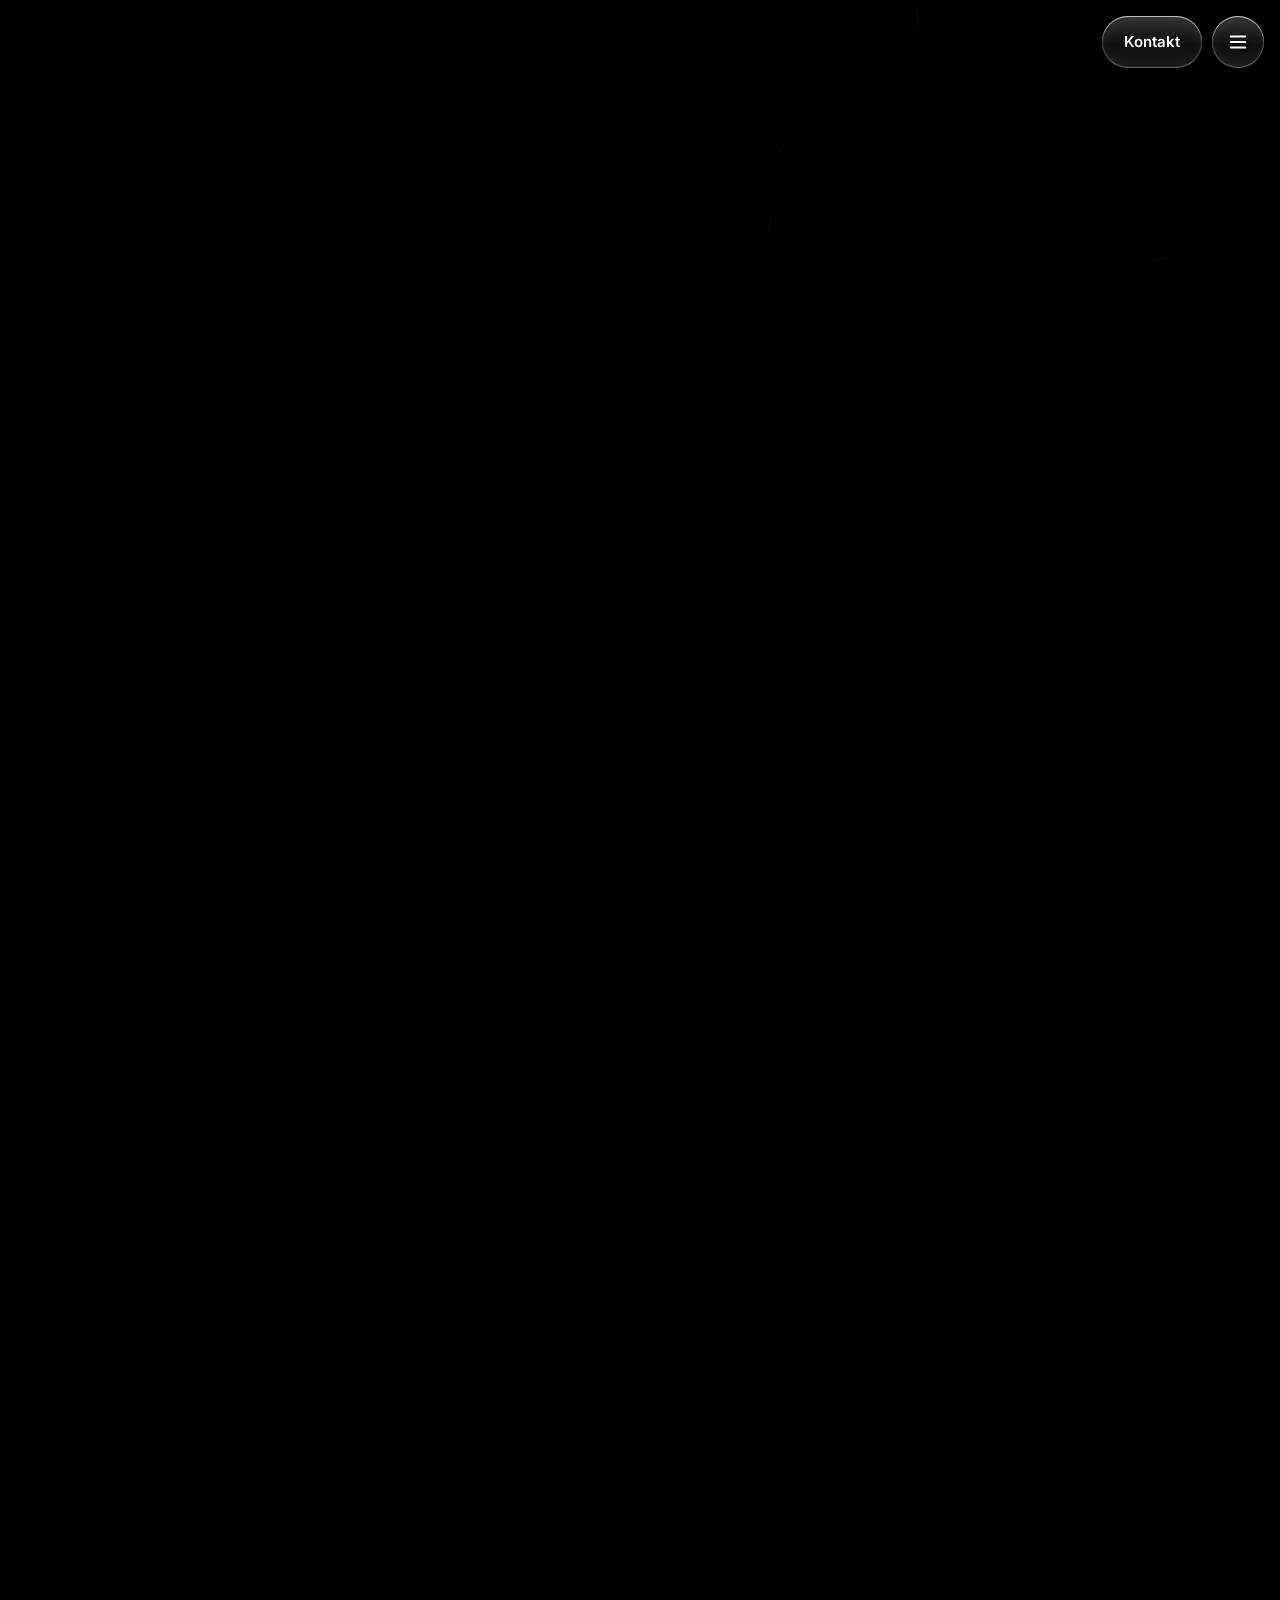
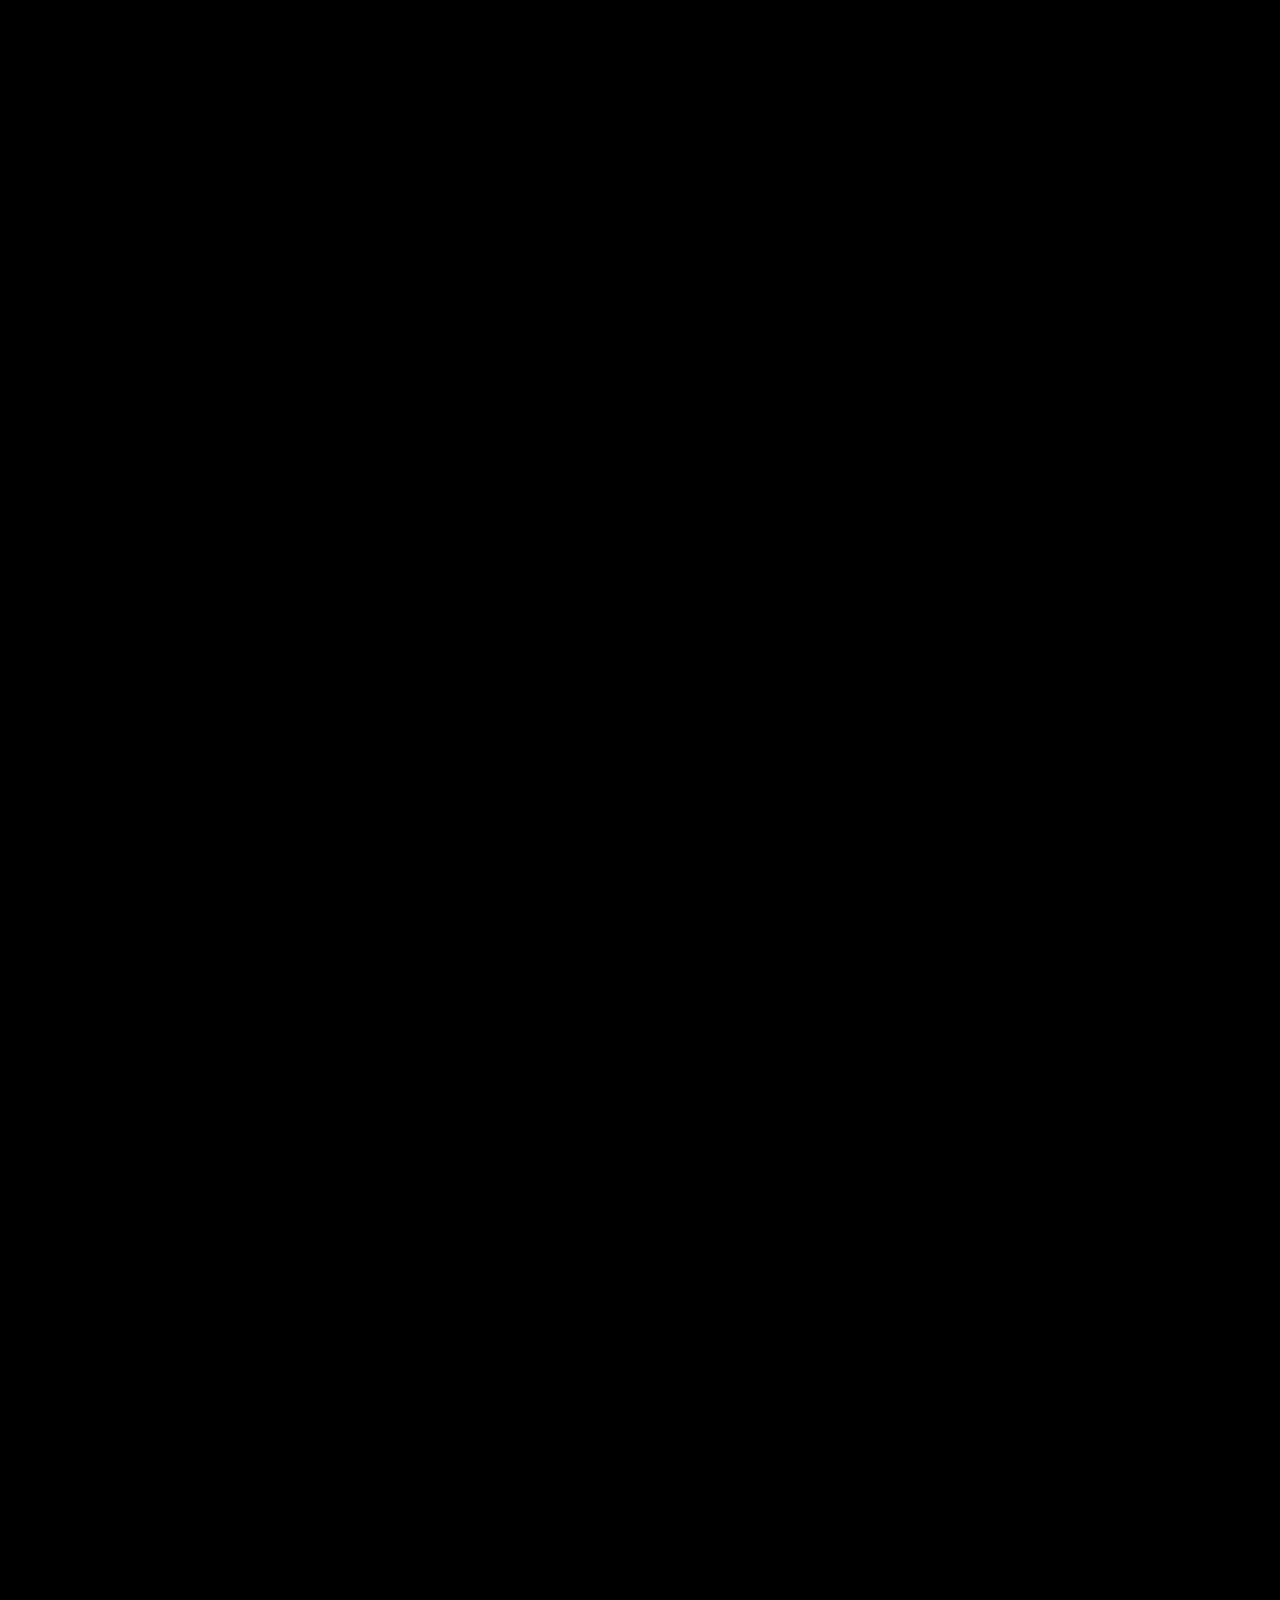
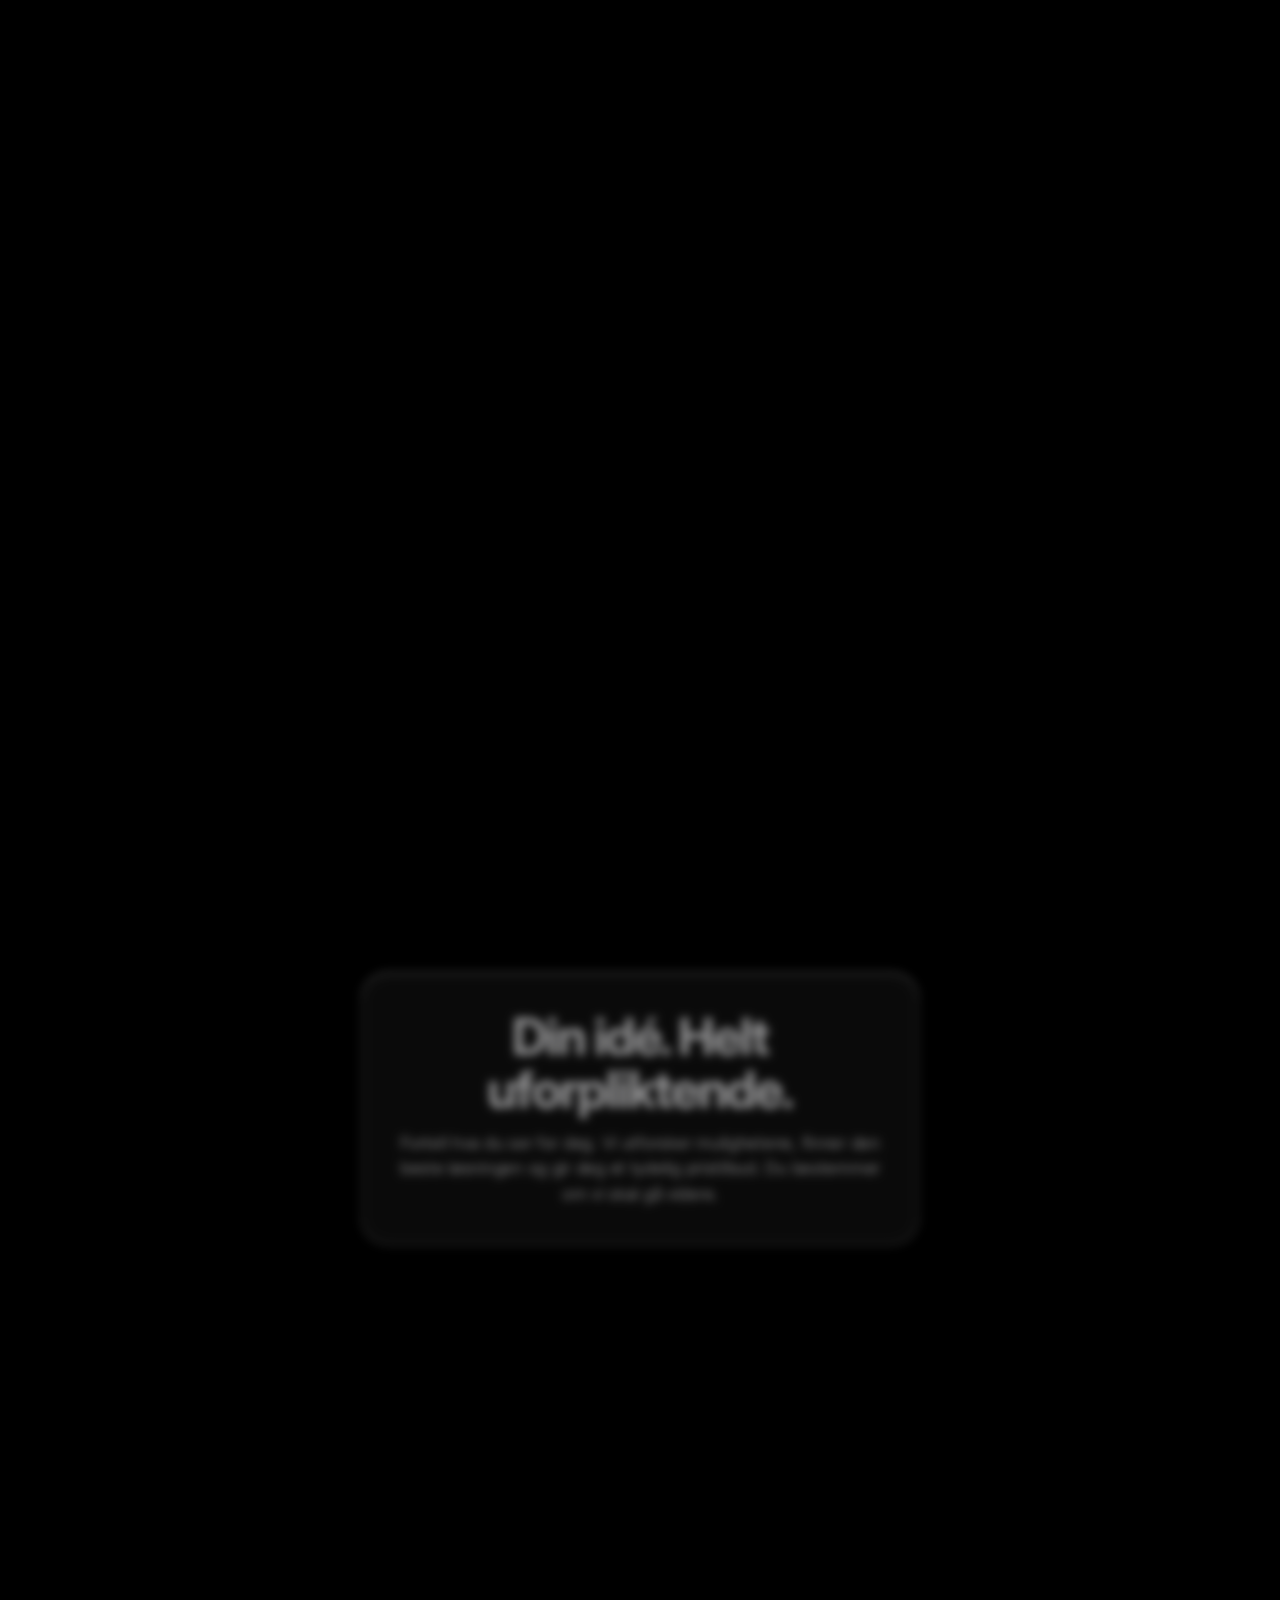
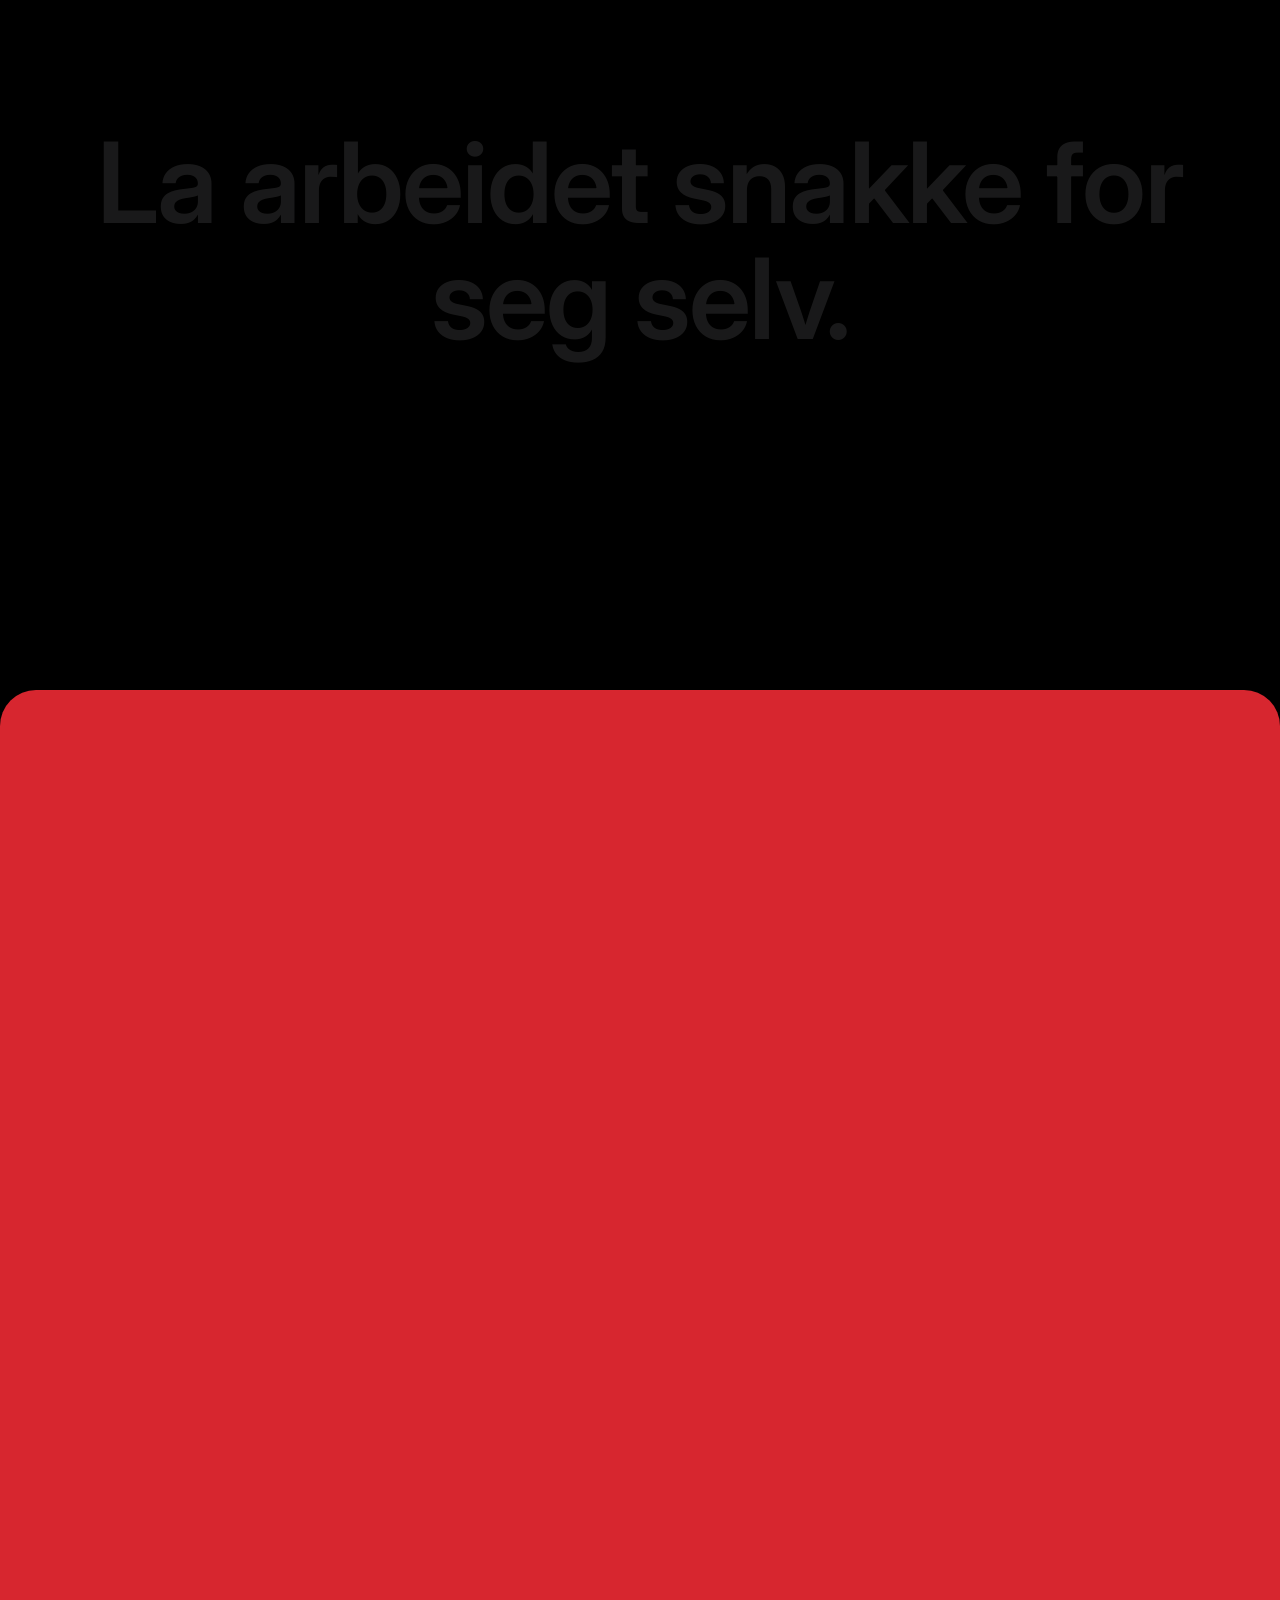
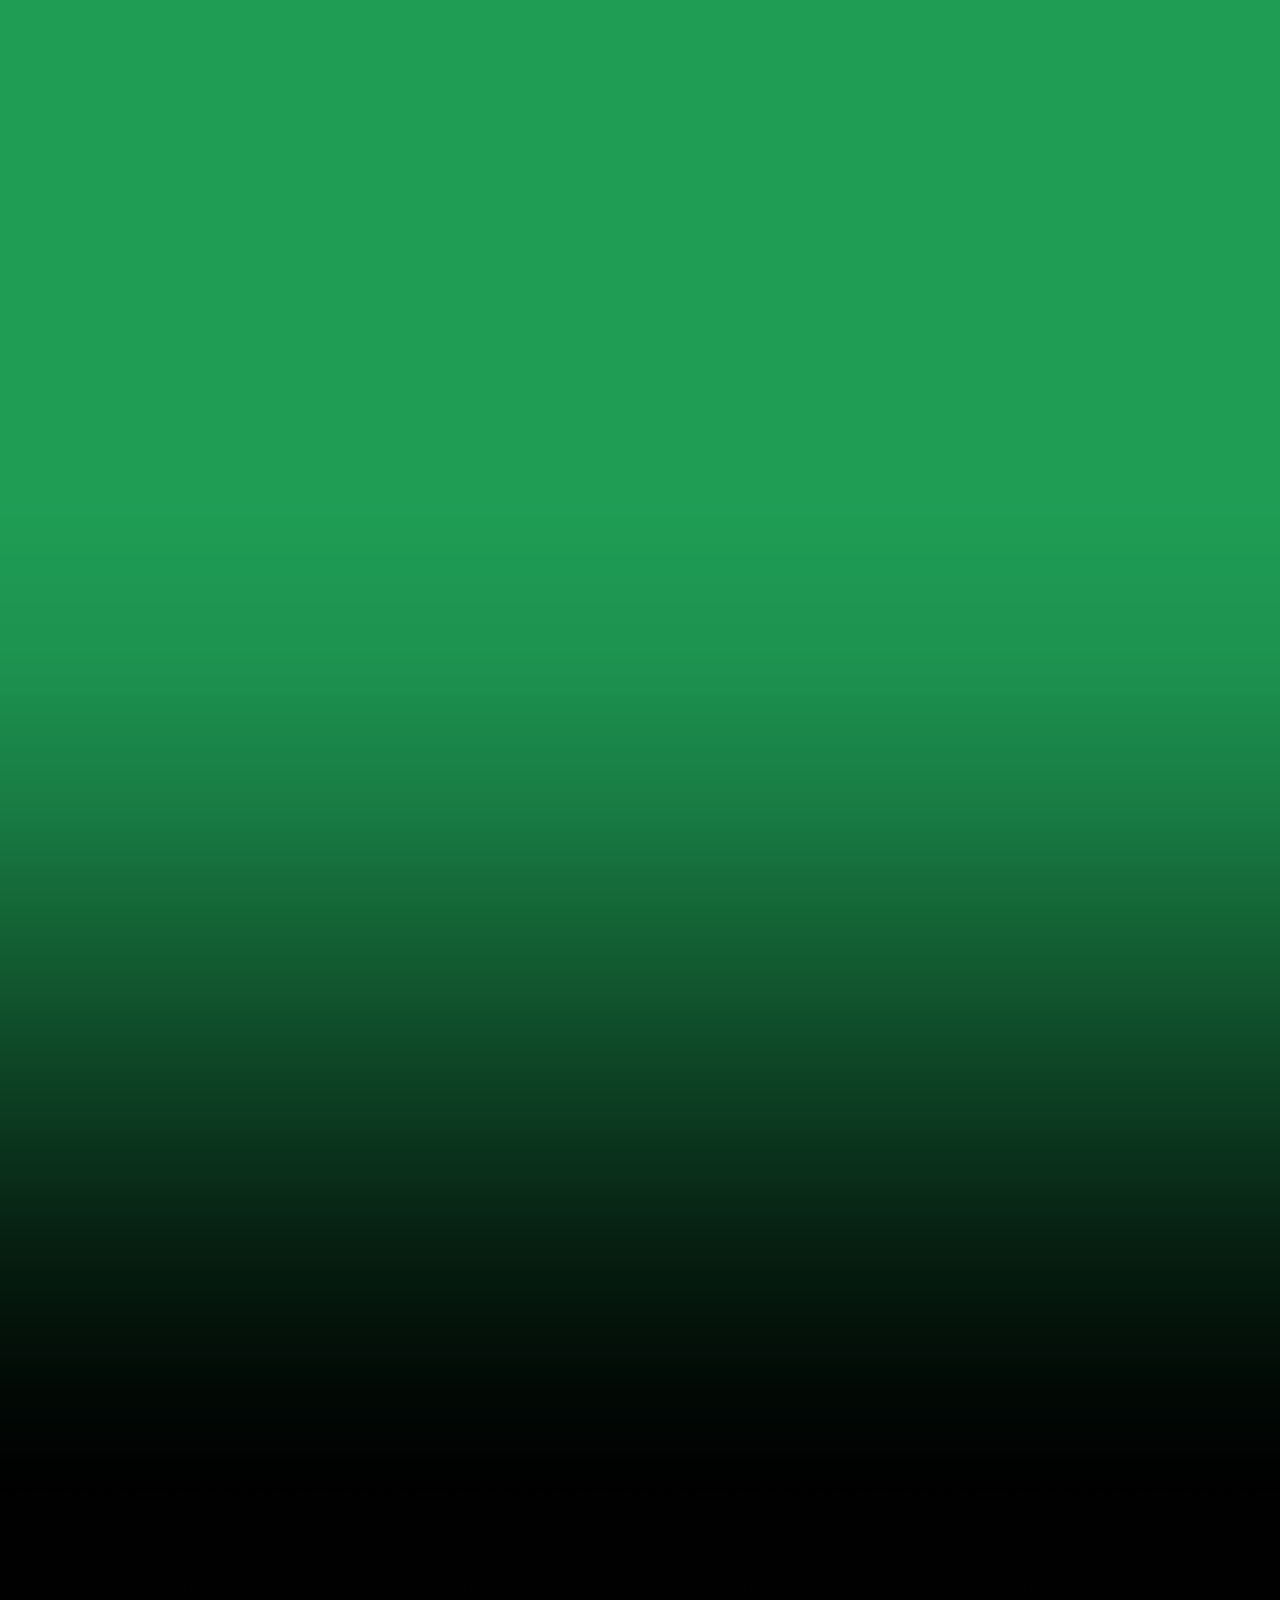
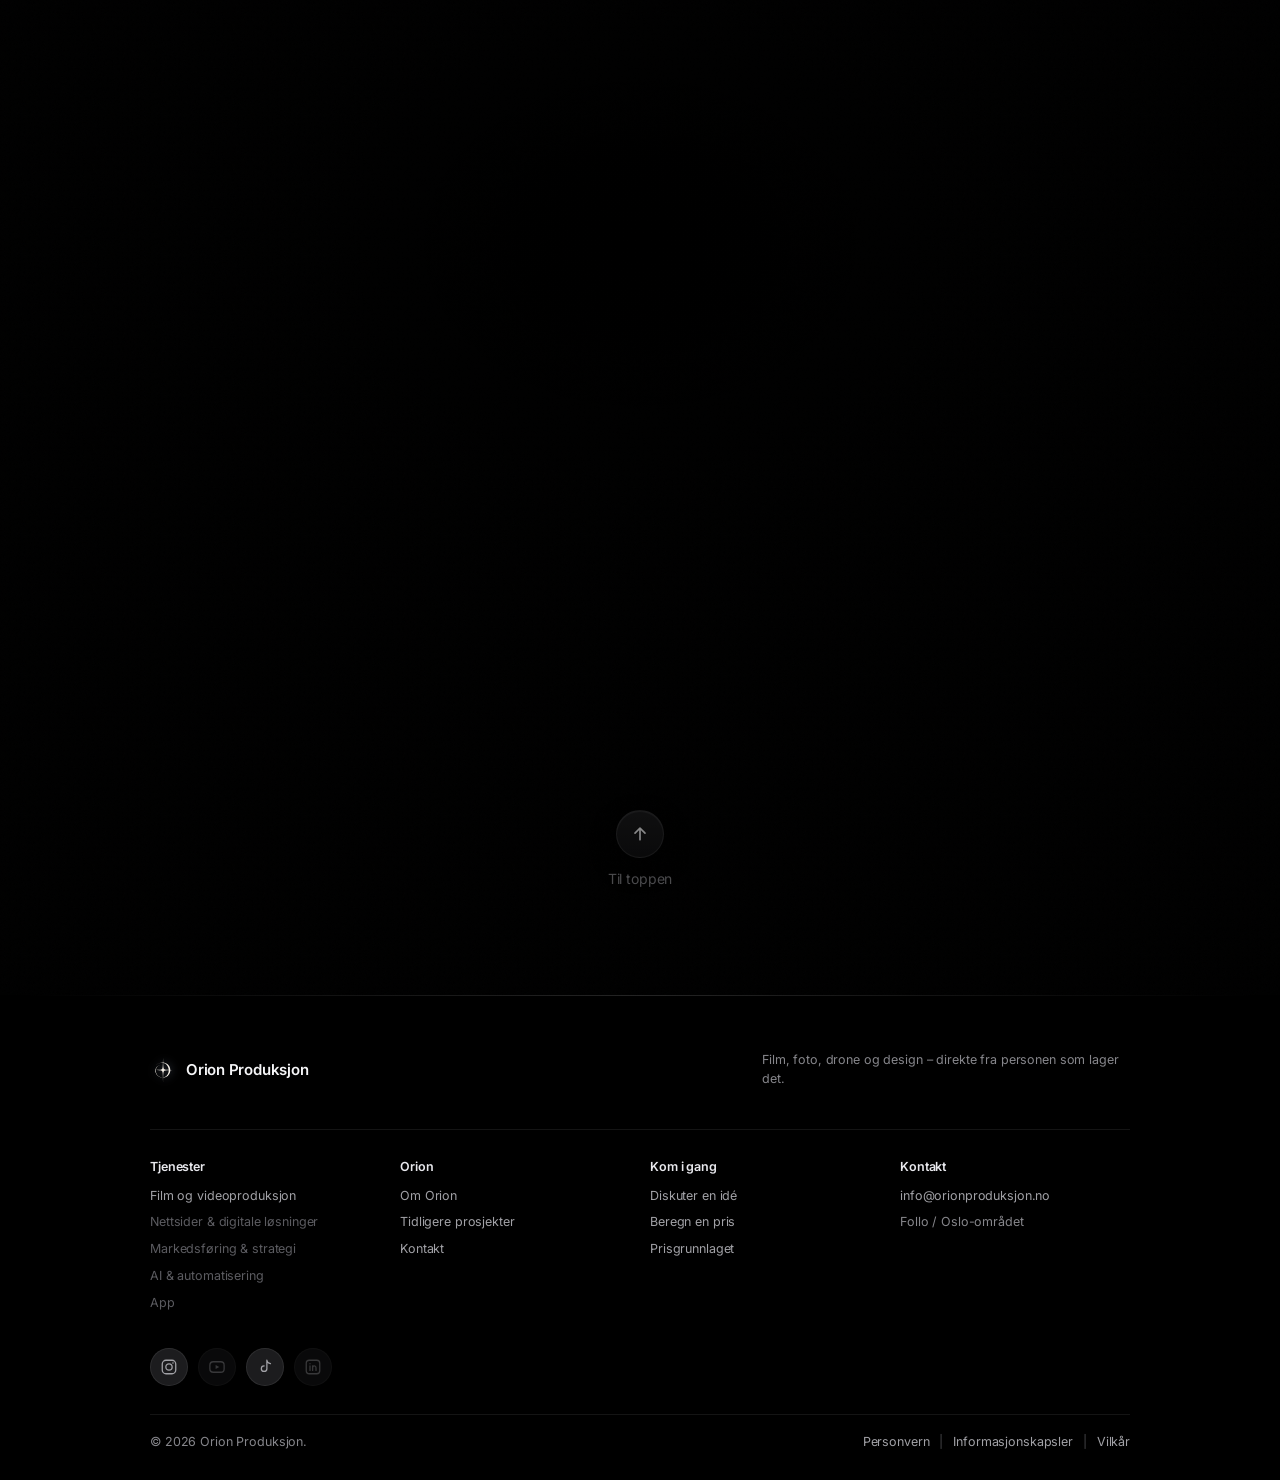
<file: index.html>
<!doctype html>
<html lang="no" class="dark">
<head>
  <meta charset="utf-8">
  <meta name="viewport" content="width=device-width, initial-scale=1">
  <script>
    /* Lett versjon: alle mobiler/nettbrett, svake maskiner (≤ 4 GB minne), sparemodus, treg tilkobling eller lav bildefrekvens
       får html.lite – samme design, men uten de tyngste effektene. Test med ?lite eller ?full (huskes i fanen). */
    (function () { try {
      var d = document.documentElement, n = navigator, c = n.connection || {}, q = location.search, k = 'orion-lite', s = sessionStorage, m;
      if (matchMedia('(pointer: coarse)').matches) d.classList.add('touch');   // mobil/nettbrett
      if (/[?&]full\b/.test(q)) s.setItem(k, '0'); else if (/[?&]lite\b/.test(q)) s.setItem(k, '1');
      m = s.getItem(k);
      // to versjoner: PC får alltid den fulle, telefon/nettbrett alltid den lette (?lite / ?full overstyrer)
      if (m ? m === '1' : d.classList.contains('touch')) d.classList.add('lite');
    } catch (e) {} })();
  </script>
  <title>Orion Produksjon</title>
  <link rel="preconnect" href="https://fonts.googleapis.com">
  <link rel="preconnect" href="https://fonts.gstatic.com" crossorigin>
  <link href="https://fonts.googleapis.com/css2?family=Inter:opsz,wght@14..32,400;14..32,500;14..32,600;14..32,700&display=swap" rel="stylesheet">
  <style>
    * { box-sizing: border-box; margin: 0; }
    /* Samme fonter som apple.com: SF Pro Display (overskrifter) og SF Pro Text (brødtekst).
       SF Pro er systemfonten på iPhone/iPad/Mac og hentes derfra (Apple tillater ikke
       at fontfilene legges ut på andre nettsider). Andre enheter får Inter, nærmeste åpne font. */
    :root {
      --font-display: -apple-system, BlinkMacSystemFont, "SF Pro Display", "Inter", "Helvetica Neue", Helvetica, Arial, sans-serif;
      --font-text: -apple-system, BlinkMacSystemFont, "SF Pro Text", "Inter", "Helvetica Neue", Helvetica, Arial, sans-serif;
    }
    body {
      font-family: var(--font-text);
      -webkit-font-smoothing: antialiased;
      background: #0b0b14;
      color: #fff;
    }
    .nav {
      position: absolute; top: 20px; left: 50%; transform: translateX(-50%);
      z-index: 5;
      display: flex; gap: 24px; align-items: center;
      padding: 14px 28px;
      font-size: 15px;
    }
    .nav > * { position: relative; z-index: 2; }
    .nav a { color: #fff; text-decoration: none; opacity: .85; white-space: nowrap; }
    .nav a:hover { opacity: 1; }

    /* Topplinje med menyen (egen glass-rot) */
    /* Topplinja er bare en plassholder; knappene er ekte glass (.lglass) som
       viser og bøyer alt som faktisk ligger bak dem – video, farger og tekst */
    .topbar {
      position: absolute; top: 0; left: 0; right: 0; z-index: 20;
      height: 0;
    }


    /* ── Ekte flytende glass (Apple-stil): backdrop-filter ser ALT som ligger bak ──
       Frost + metning, lys kant og speilglans. I Chrome legges det i tillegg på en
       SVG-forvrengning langs kantene (refraksjon), bygget per knapp i JS. */
    .lglass.lglass {
      --glass-r: 999px;
      border-radius: var(--glass-r);
      background:
        linear-gradient(180deg, rgba(255,255,255,0.20), rgba(255,255,255,0.06) 55%, rgba(255,255,255,0.10));
      -webkit-backdrop-filter: blur(10px) saturate(160%) brightness(1.04);
              backdrop-filter: blur(10px) saturate(160%) brightness(1.04);
      box-shadow:
        inset 0 1px 0.5px rgba(255,255,255,0.65),
        inset 0 -1px 1px rgba(255,255,255,0.18),
        inset 0 0 0 1px rgba(255,255,255,0.16),
        inset 0 0 18px rgba(255,255,255,0.06),
        0 10px 28px rgba(0,0,0,0.22),
        0 1px 3px rgba(0,0,0,0.16);
      transition: transform .25s cubic-bezier(.2, 1.4, .4, 1), box-shadow .25s;
    }
    .lglass::before {
      content: ""; position: absolute; inset: 0; border-radius: inherit; pointer-events: none;
      background: radial-gradient(120% 90% at 28% -10%, rgba(255,255,255,0.38), rgba(255,255,255,0) 55%);
      mix-blend-mode: screen; opacity: .8;
    }
    .lglass > * { position: relative; z-index: 1; }
    .lglass:active { transform: scale(.96); }
    a.lglass.btn:active, .stage .btn.lglass:active { transform: translateX(-50%) scale(.96); }
    .nav.lglass { --glass-r: 24px; }
    @media (max-width: 640px) { .nav.lglass { --glass-r: 22px; } }

    /* Kontakt-knapp som fester seg øverst ved siden av menyknappen (telefon) */
    .btn-pin {
      position: absolute; top: 16px; right: 78px; z-index: 6;
      height: 52px; padding: 15px 22px;
      font-size: 15px; line-height: 22px; font-weight: 600; white-space: nowrap;
      color: #fff; text-decoration: none;
      visibility: hidden; pointer-events: none;
    }
    .btn-pin span { position: relative; z-index: 2; }

    /* Menyknapp (kun telefon) */
    .menu-btn {
      position: absolute; top: 16px; right: 16px; z-index: 6;
      width: 52px; height: 52px;
      display: grid; place-items: center;
      visibility: hidden; pointer-events: none;
      border: 0; background: none; color: #fff; cursor: pointer;
    }
    .menu-btn svg { position: relative; z-index: 2; width: 22px; height: 22px; }
    .menu-btn .l { transition: transform .25s ease, opacity .2s ease; transform-origin: 12px 12px; }
    .menu-btn[aria-expanded="true"] .l1 { transform: translateY(6px) rotate(45deg); }
    .menu-btn[aria-expanded="true"] .l2 { opacity: 0; }
    .menu-btn[aria-expanded="true"] .l3 { transform: translateY(-6px) rotate(-45deg); }

    @media (max-width: 640px) {
      /* Lite hjørne rundt menyknappen så Kontakt kan gli helt opp uten å bli skjult.
         Når Kontakt har festet seg (eller menyen er åpen) blir det en toppstripe
         som toner mykt ut nederst, så innholdet glir pent under */
      .topbar { position: fixed; }
      .menu-btn { visibility: visible; pointer-events: auto; }
      /* Skjules med visibility (ikke display:none) så glasset beholder størrelsen sin */
      .nav {
        visibility: hidden; opacity: 0; pointer-events: none;
        transition: opacity .2s ease, visibility 0s linear .2s;
        top: 80px; left: auto; right: 16px; transform: none;
        flex-direction: column; align-items: stretch; gap: 0;
        min-width: 220px; padding: 8px;
        font-size: 17px;
      }
      .nav.open { visibility: visible; opacity: 1; pointer-events: auto; transition: opacity .2s ease; }
      .nav a { padding: 14px 16px; opacity: .9; }
      .nav a + a { border-top: 1px solid rgba(255,255,255,0.08); }
      .stage .btn { bottom: 40px; padding: 20px 56px; font-size: 19px; line-height: 22px; }
      .topbar.pinned .btn-pin { visibility: visible; pointer-events: auto; }
    }

    .btn {
      position: absolute; bottom: 48px; left: 50%; transform: translateX(-50%);
      z-index: 5;
      display: inline-block;
      padding: 14px 32px;
      color: #fff; font-size: 16px; font-weight: 600;
      text-decoration: none;
    }
    .btn span { position: relative; z-index: 2; }

    body { background: #000; }
    /* mens en automatisk glidetur spiller kan ikke siden skrolles */
    html.locked { overflow: hidden; touch-action: none; overscroll-behavior: none; }
    html, body { overflow-x: clip; }

    /* ── Videoer med fargeskift (som apple.com) ── */
    /* Det røde arket dras opp OVER overskriften: reel starter én skjermhøyde før .work slutter */
    .reel { position: relative; z-index: 2; margin-top: -100vh; margin-top: -100svh; }
    .reel-item:first-child { clip-path: inset(0 round var(--rr, 0px) var(--rr, 0px) 0 0); }
    .reel-item:last-child {
      height: 240vh; height: 240svh;
      /* nederste del toner mykt ut, så «La oss skape noe.» avdekkes uten hard kant */
      --fade: 110vh;
      /* lang, myk (utjevnet) uttoning så kanten ikke kan sees */
      --fm: linear-gradient(to bottom,
        #000 calc(100% - var(--fade)),
        rgba(0,0,0,.94) calc(100% - var(--fade) * .85),
        rgba(0,0,0,.8)  calc(100% - var(--fade) * .7),
        rgba(0,0,0,.6)  calc(100% - var(--fade) * .55),
        rgba(0,0,0,.4)  calc(100% - var(--fade) * .4),
        rgba(0,0,0,.2)  calc(100% - var(--fade) * .25),
        rgba(0,0,0,.06) calc(100% - var(--fade) * .1),
        transparent);
      -webkit-mask-image: var(--fm); mask-image: var(--fm);
    }
    /* Alle videofargene virvles sammen før «La oss skape noe.» avdekkes under */
    .reel-fixed { z-index: 1; }
    .mix { position: fixed; inset: 0; z-index: 0; pointer-events: none; opacity: var(--mix, 0); overflow: hidden; }
    .mix-spin {
      position: absolute; inset: -25%;
      filter: blur(70px) saturate(140%);
      transform: rotate(calc(var(--mix, 0) * 160deg)) scale(calc(0.7 + var(--mix, 0) * 0.5));
    }
    .mix-spin i { position: absolute; width: 55%; height: 55%; border-radius: 50%; mix-blend-mode: screen; opacity: .75;
      transform: translate(calc((1 - var(--mix, 0)) * var(--dx)), calc((1 - var(--mix, 0)) * var(--dy))); }
    .mix-spin i:nth-child(1) { background: #d7262f; left: 5%;  top: 8%;  --dx: -30%; --dy: -20%; }
    .mix-spin i:nth-child(2) { background: #2f5f9e; right: 5%; top: 5%;  --dx: 30%;  --dy: -25%; }
    .mix-spin i:nth-child(3) { background: #e9741c; left: 25%; top: 40%; --dx: -10%; --dy: 35%; }
    .mix-spin i:nth-child(4) { background: #7b3ff2; right: 8%; bottom: 6%; --dx: 35%; --dy: 25%; }
    .mix-spin i:nth-child(5) { background: #1f9d55; left: 4%; bottom: 4%; --dx: -35%; --dy: 30%; }
    /* «La oss skape noe.» ligger stille under og avdekkes – den skroller ikke opp */
    .create.create { z-index: 1; }
    /* ── Telefonversjonen: enkel og rolig ──
       Ingen fargeovergang på slutten – man scroller rett ned til «La oss skape noe.» på svart bakgrunn */
    html.touch .reel-item:last-child { height: 115vh; height: 115svh; -webkit-mask-image: none; mask-image: none; }
    html.touch .mix, html.touch .create .aurora, html.touch .create-grain, html.touch .create::after { display: none; }
    html.touch .create.create { background: #000; }
    /* Kontakt og meny: små, nøytrale knapper som ikke stjeler oppmerksomhet */
    html.touch .topbar .btn-pin.lglass, html.touch .topbar .menu-btn.lglass {
      top: 14px; height: 38px;
      background: rgba(20, 20, 22, .55) !important;
      box-shadow: inset 0 0 0 1px rgba(255, 255, 255, .12) !important;
    }
    html.touch .topbar .lglass::before { display: none; }
    html.touch .topbar .menu-btn { right: 14px; width: 38px; }
    html.touch .topbar .menu-btn svg { width: 18px; height: 18px; }
    html.touch .topbar .btn-pin { right: 60px; padding: 8px 15px; font-size: 14px; font-weight: 500; }
    .reel-item:last-child .reel-fixed { will-change: transform, opacity, filter; }
    .reel-item {
      height: 115vh; height: 115svh;
      background: var(--c);
      /* rammen under er position:fixed – klippes til denne delen, så videoene "vaskes" over */
      clip-path: inset(0);
    }
    .reel-fixed {
      position: fixed; left: 0; right: 0; top: var(--reel-top, 14vh);
      display: grid; justify-items: center; padding: 0 16px;
    }
    .reel-frame {
      width: min(1100px, 100%); aspect-ratio: 16 / 9;
      border-radius: clamp(12px, 1.6vw, 22px); overflow: hidden;
      background: #000;
      /* realistisk skygge i lag: tett kontaktskygge + myk skygge som sprer seg nedover */
      box-shadow:
        0 1px 2px rgba(0,0,0,0.16),
        0 4px 8px rgba(0,0,0,0.12),
        0 12px 24px rgba(0,0,0,0.14),
        0 28px 48px -8px rgba(0,0,0,0.22),
        0 52px 90px -24px rgba(0,0,0,0.30);
      transform: translateZ(0);
    }
    .reel-frame video { width: 100%; height: 100%; object-fit: cover; display: block; }
    .reel-bar {
      width: min(1100px, 100%); margin-top: 16px;
      display: flex; align-items: center; justify-content: space-between; gap: 12px;
    }
    .reel-bar .reel-toggle { margin-left: auto; }
    /* Knapp under videoen: dempet, i samme stil som pauseknappen ved siden av */
    .reel-cta {
      display: inline-flex; align-items: center; gap: 2px;
      height: 36px; padding: 0 10px 0 16px; border-radius: 999px;
      background: rgba(0,0,0,0.16); color: rgba(255,255,255,0.86);
      font-family: var(--font-text); font-size: 14px; font-weight: 500; letter-spacing: -0.01em;
      text-decoration: none; white-space: nowrap;
      transition: background-color .2s, color .2s;
    }
    .reel-cta svg { width: 15px; height: 15px; opacity: .8; transition: transform .25s ease; }
    .reel-cta:hover { background: rgba(0,0,0,0.26); color: #fff; }
    .reel-cta:hover svg { transform: translateX(2px); }
    .reel-cta:focus-visible { outline: 2px solid #fff; outline-offset: 3px; }
    .reel-toggle {
      width: 36px; height: 36px; border-radius: 50%; border: 0; cursor: pointer;
      display: grid; place-items: center;
      background: rgba(0,0,0,0.22); color: #fff;
      transition: background-color .2s;
    }
    .reel-toggle:hover { background: rgba(0,0,0,0.36); }
    .reel-toggle:focus-visible { outline: 2px solid #fff; outline-offset: 3px; }
    .reel-toggle svg { width: 16px; height: 16px; fill: currentColor; }
    .reel-toggle .i-play, .reel-item.paused .reel-toggle .i-pause { display: none; }
    .reel-item.paused .reel-toggle .i-play { display: block; }
    @media (max-width: 640px) { .reel { --reel-top: 112px; } .reel-fixed { padding: 0 12px; } }
    /* PC: litt lengre fargedeler og litt mindre ramme, så knappen under videoen rekker å synes */
    @media (min-width: 641px) {
      .reel { --reel-top: 11vh; }
      .reel-item { height: 140vh; height: 140svh; }
      .reel-frame, .reel-bar { width: min(1040px, 100%); }
    }
    /* toppstripen på telefon får fargen til delen under, i stedet for svart */

    /* ── «La arbeidet snakke for seg selv.» ── */
    .work { position: relative; z-index: 1; height: 200vh; height: 200svh; }
    .work-pin {
      position: sticky; top: 0; height: 100vh; height: 100svh;
      display: grid; place-items: center; padding: 0 20px;
    }
    .work-title {
      font-family: var(--font-display);
      font-size: clamp(44px, 9vw, 112px); line-height: 1.04;
      letter-spacing: -0.015em; font-weight: 600;
      text-align: center; max-width: 17ch; color: #f5f5f7;
    }
    .work-title .ww {
      display: inline-block;
      opacity: var(--o, 0.1); transition: opacity .12s linear;
      transform: translateY(var(--wy, 0px)) scale(var(--ws, 1));
      filter: blur(var(--wb, 0px));
    }

    /* ── Menyen (alle skjermstørrelser): rund knapp øverst til høyre åpner et premium glasspanel ── */
    .topbar { position: fixed; }
    .menu-btn { visibility: visible; pointer-events: auto; }
    .topbar .nav {
      position: fixed; top: 80px; right: 16px; left: auto; z-index: 30;
      width: min(380px, calc(100vw - 32px)); max-height: calc(100svh - 100px); overflow: auto;
      display: block; padding: 20px 10px 12px; transform: none; font-size: 17px;
      --glass-r: 28px;
      background: linear-gradient(180deg, rgba(30,30,34,0.78), rgba(18,18,20,0.84));
      -webkit-backdrop-filter: blur(34px) saturate(170%) brightness(.9);
              backdrop-filter: blur(34px) saturate(170%) brightness(.9);
      box-shadow: inset 0 1px 0.5px rgba(255,255,255,0.28), inset 0 0 0 1px rgba(255,255,255,0.09),
                  0 30px 80px rgba(0,0,0,0.55), 0 2px 8px rgba(0,0,0,0.3);
      visibility: hidden; opacity: 0; pointer-events: none;
      transform-origin: calc(100% - 26px) -14px;
      scale: .92; filter: blur(8px);
      transition: opacity .28s ease, scale .45s cubic-bezier(.2, 1.2, .3, 1), filter .3s ease, visibility 0s linear .3s;
    }
    .topbar .nav::before { display: none; }
    .topbar .nav.open { visibility: visible; opacity: 1; pointer-events: auto; scale: 1; filter: none; transition: opacity .25s ease, scale .5s cubic-bezier(.2, 1.25, .3, 1), filter .3s ease; }
    @media (min-width: 641px) { .topbar .nav { top: 92px; right: 24px; } }
    .nav-head {
      margin: 0 0 8px; padding: 0 14px;
      font-family: var(--font-text); font-size: 12px; font-weight: 600; letter-spacing: .14em; text-transform: uppercase;
      color: rgba(235,235,245,0.5);
    }
    .nav-list { list-style: none; margin: 0; padding: 0; }
    .topbar .nav a { white-space: normal; opacity: 1; border: 0; }
    .nav-list a {
      display: grid; grid-template-columns: 34px 1fr 16px; align-items: center; gap: 6px;
      padding: 13px 14px; border-radius: 16px; color: #f5f5f7; text-decoration: none;
      font-family: var(--font-display); font-size: 18px; font-weight: 500; letter-spacing: -0.01em; line-height: 1.25;
      transition: background-color .2s;
    }
    .nav-list li + li a { box-shadow: 0 -1px 0 rgba(255,255,255,0.06); }
    .nav-list li + li a:hover, .nav-list li:hover + li a { box-shadow: none; }
    .nav-list .n { font-family: var(--font-text); font-size: 13px; font-weight: 500; color: rgba(235,235,245,0.42); font-variant-numeric: tabular-nums; letter-spacing: .02em; }
    .nav-list .chev, .nav-cta .chev { width: 15px; height: 15px; color: rgba(235,235,245,0.35); transition: transform .25s ease, color .2s; }
    .nav-list a:hover, .nav-list a:focus-visible { background: rgba(255,255,255,0.08); outline: none; }
    .nav-list a:hover .chev { transform: translateX(3px); color: #f5f5f7; }
    .nav-cta {
      display: flex; align-items: center; justify-content: center; gap: 4px; margin: 12px 4px 2px;
      height: 46px; border-radius: 999px; background: #f5f5f7; color: #0b0b0d !important;
      font-family: var(--font-text); font-size: 16px; font-weight: 600; letter-spacing: -0.01em; text-decoration: none;
      transition: background-color .2s, transform .25s cubic-bezier(.2, 1.3, .3, 1);
    }
    .nav-cta .chev { color: #0b0b0d; }
    .nav-cta:hover { background: #fff; }
    .nav-cta:active { transform: scale(.97); }
    .nav-cta:focus-visible { outline: 2px solid #2997ff; outline-offset: 3px; }
    /* innholdet glir inn ett etter ett når panelet åpnes */
    .topbar .nav .nav-head, .topbar .nav li, .topbar .nav .nav-cta { opacity: 0; translate: 0 8px; transition: opacity .2s, translate .2s; }
    .topbar .nav.open .nav-head, .topbar .nav.open li, .topbar .nav.open .nav-cta {
      opacity: 1; translate: 0 0;
      transition: opacity .45s ease, translate .55s cubic-bezier(.2, 1, .3, 1);
      transition-delay: calc(.06s + var(--k, 0) * .035s);
    }
    .topbar .nav.open .nav-cta { transition-delay: .32s; }
    @media (prefers-reduced-motion: reduce) {
      .topbar .nav, .topbar .nav * { transition: none !important; scale: 1 !important; filter: none !important; translate: none !important; }
    }

    /* Bakgrunnen dempes og blir uskarp når menyen er åpen */
    .nav-scrim {
      position: fixed; inset: 0; z-index: 1; pointer-events: none;
      background: rgba(0,0,0,0.45);
      -webkit-backdrop-filter: blur(14px) saturate(120%); backdrop-filter: blur(14px) saturate(120%);
      opacity: 0; transition: opacity .4s ease;
    }
    .topbar:has(.nav.open) .nav-scrim { opacity: 1; pointer-events: auto; }
    /* Gruppe som kan foldes ut */
    .nav-toggle {
      width: 100%; display: grid; grid-template-columns: 34px 1fr 16px; align-items: center; gap: 6px;
      padding: 13px 14px; border: 0; border-radius: 16px; background: none; cursor: pointer; text-align: left;
      color: #f5f5f7; font-family: var(--font-display); font-size: 18px; font-weight: 500; letter-spacing: -0.01em; line-height: 1.25;
      box-shadow: 0 -1px 0 rgba(255,255,255,0.06); transition: background-color .2s;
    }
    .nav-toggle:hover, .nav-toggle:focus-visible { background: rgba(255,255,255,0.08); outline: none; }
    .nav-toggle .n { font-family: var(--font-text); font-size: 13px; font-weight: 500; color: rgba(235,235,245,0.42); font-variant-numeric: tabular-nums; letter-spacing: .02em; }
    .nav-toggle .chev { width: 15px; height: 15px; color: rgba(235,235,245,0.45); transition: transform .35s cubic-bezier(.2, 1, .3, 1); }
    .nav-toggle[aria-expanded="true"] .chev { transform: rotate(180deg); color: #f5f5f7; }
    .nav-sub { display: grid; grid-template-rows: 0fr; transition: grid-template-rows .4s cubic-bezier(.2, 1, .3, 1); }
    .nav-group.open .nav-sub { grid-template-rows: 1fr; }
    .nav-sub > ul { overflow: hidden; list-style: none; margin: 0; padding: 0 0 0 40px; }
    .nav-sub a {
      display: grid; grid-template-columns: 1fr 16px; align-items: center; gap: 6px;
      padding: 10px 14px; border-radius: 12px; color: rgba(235,235,245,0.78); text-decoration: none;
      font-family: var(--font-text); font-size: 16px; letter-spacing: -0.01em;
      opacity: 0; translate: 0 -4px; transition: opacity .2s, translate .2s, background-color .2s, color .2s;
    }
    .nav-group.open .nav-sub a { opacity: 1; translate: 0 0; transition: opacity .35s ease .08s, translate .4s cubic-bezier(.2, 1, .3, 1) .08s, background-color .2s, color .2s; }
    .nav-group.open .nav-sub li:nth-child(2) a { transition-delay: .13s, .13s, 0s, 0s; }
    .nav-group.open .nav-sub li:nth-child(3) a { transition-delay: .18s, .18s, 0s, 0s; }
    .nav-sub a:hover, .nav-sub a:focus-visible { background: rgba(255,255,255,0.07); color: #f5f5f7; outline: none; }
    .nav-sub .chev { width: 13px; height: 13px; color: rgba(235,235,245,0.3); }
    .nav-group + li a { box-shadow: 0 -1px 0 rgba(255,255,255,0.06); }

    /* ── Meny i Apple-stil: flyout fra toppen (PC), helskjerm med undermeny (telefon) ── */
    .topbar .menu-btn, .topbar .btn-pin { z-index: 40; }
    .topbar .nav {
      position: fixed; inset: 0 0 auto 0; z-index: 30; width: auto; max-height: 100svh; overflow: hidden auto;
      padding: 0; border-radius: 0; scale: 1; filter: none; transform: none;
      background: rgba(22,22,23,0.86);
      -webkit-backdrop-filter: saturate(180%) blur(20px); backdrop-filter: saturate(180%) blur(20px);
      box-shadow: none;
      visibility: hidden; opacity: 0; pointer-events: none;
      clip-path: inset(0 0 100% 0);
      transition: clip-path .32s cubic-bezier(.4, 0, .6, 1), opacity .2s ease .12s, visibility 0s linear .35s;
    }
    .topbar .nav.open {
      visibility: visible; opacity: 1; pointer-events: auto; clip-path: inset(0 0 0 0); scale: 1; filter: none;
      transition: clip-path .5s cubic-bezier(.4, 0, .2, 1), opacity .15s ease;
    }
    .nav-scrim { background: rgba(0,0,0,0.38); -webkit-backdrop-filter: blur(16px); backdrop-filter: blur(16px); }
    .mm { position: relative; max-width: 1024px; margin: 0 auto; padding: 92px 22px 64px; }
    .mm-label { margin: 0 0 14px; font-family: var(--font-text); font-size: 12px; font-weight: 400; letter-spacing: -0.01em; color: #86868b; }
    .mm ul { list-style: none; margin: 0; padding: 0; }
    .topbar .nav a { white-space: normal; opacity: 1; }
    .mm-big a {
      display: inline-flex; align-items: center; gap: 8px; padding: 5px 0;
      font-family: var(--font-display); font-size: 24px; line-height: 1.17; font-weight: 600; letter-spacing: .009em;
      color: #e8e8ed; text-decoration: none; transition: color .2s;
    }
    .mm-small a {
      display: inline-block; padding: 5px 0;
      font-family: var(--font-text); font-size: 12px; line-height: 1.34; font-weight: 600; letter-spacing: -0.01em;
      color: #e8e8ed; text-decoration: none; transition: color .2s;
    }
    .mm a:hover, .mm a:focus-visible { color: #fff; text-decoration: underline; text-underline-offset: 4px; text-decoration-thickness: 1px; outline: none; }
    .mm-chev { width: 18px; height: 18px; color: #86868b; display: none; }
    .mm-main { display: grid; grid-template-columns: minmax(0, 1.4fr) minmax(0, 1fr) minmax(0, 1fr); gap: 0 56px; }
    .mm-sub { display: none; }
    .mm-back { display: inline-flex; align-items: center; gap: 2px; margin: 0 0 22px -6px; padding: 6px; border: 0; background: none; color: #86868b; font: inherit; font-size: 15px; cursor: pointer; }
    .mm-back svg { width: 18px; height: 18px; }
    .mm-back:hover { color: #e8e8ed; }
    /* innholdet tones inn ovenfra, ett element etter ett (som apple.com) */
    .mm-primary .mm-label, .mm-big li, .mm-secondary { opacity: 0; translate: 0 -6px; transition: opacity .15s, translate .15s; }
    .nav.open .mm-primary .mm-label, .nav.open .mm-big li, .nav.open .mm-secondary {
      opacity: 1; translate: 0 0; transition: opacity .4s ease, translate .45s cubic-bezier(.2, .8, .2, 1);
      transition-delay: calc(.12s + var(--k, 0) * .03s);
    }
    @media (max-width: 833px) {
      .topbar .nav { inset: 0; height: 100svh; background: rgba(22,22,23,0.97); }
      .nav-scrim { display: none; }
      .mm { padding: 96px 32px 48px; overflow: hidden; min-height: 100%; }
      .mm-main { display: block; }
      .mm-big a { font-size: 28px; line-height: 1.14; font-weight: 600; letter-spacing: .007em; padding: 6px 0; }
      .mm-more { justify-content: space-between; width: 100%; }
      .mm-chev { display: block; }
      .mm-film-col { display: none; }
      .mm-secondary { margin-top: 36px; }
      .mm-small a { font-size: 17px; font-weight: 400; color: #a1a1a6; padding: 7px 0; }
      .mm-pane { transition: translate .45s cubic-bezier(.4, 0, .2, 1), opacity .3s ease; }
      .mm-sub { display: block; position: absolute; inset: 0; padding: 96px 32px 48px; translate: 100% 0; opacity: 0; pointer-events: none; }
      .nav.sub-open .mm-main { translate: -30% 0; opacity: 0; pointer-events: none; }
      .nav.sub-open .mm-sub { translate: 0 0; opacity: 1; pointer-events: auto; }
    }
    @media (prefers-reduced-motion: reduce) { .topbar .nav, .mm-pane, .mm * { transition: none !important; } }

    /* «Film og videoproduksjon» viser tydelig at den har mer inni seg */
    .mm-more-text { display: flex; flex-direction: column; gap: 3px; }
    .mm-more-text small { font-family: var(--font-text); font-size: 13px; font-weight: 400; letter-spacing: -0.01em; color: #86868b; }
    .mm-badge { display: none; }
    @media (min-width: 834px) {
      /* PC: kolonnen med undertjenestene lyser opp når man peker på «Film og videoproduksjon» */
      .mm-film-col { transition: opacity .25s; }
      .mm-main:has(.mm-more:hover) .mm-film-col .mm-label { color: #e8e8ed; }
      .mm-main:has(.mm-more:hover) .mm-film-col { opacity: 1; }
      .mm-more-text small { margin-bottom: 2px; }
    }
    @media (max-width: 833px) {
      .mm-more .mm-chev { display: block; width: 16px; height: 16px; color: #e8e8ed; }
      .mm-badge {
        display: grid; place-items: center; flex: none; width: 34px; height: 34px; border-radius: 50%;
        background: rgba(255,255,255,0.1); transition: background-color .2s, transform .25s cubic-bezier(.2, 1.3, .3, 1);
      }
      .mm-more:hover .mm-badge, .mm-more:active .mm-badge { background: rgba(255,255,255,0.18); }
      .mm-more:active .mm-badge { transform: translateX(3px); }
      .mm-more { text-decoration: none !important; }
      .mm-more-text small { font-size: 14px; }
    }
  </style>
  <link rel="stylesheet" href="css/thread.css">
  <link rel="stylesheet" href="css/create.css">
</head>
<body>
  <!-- Forsiden: Orion-logoen eksploderer til en blekktråd som følger scrollingen (js/thread.js, css/thread.css) -->
  <main class="thread-front" id="top">
    <div class="front-dim" aria-hidden="true"></div>
    <div class="front-rise" aria-hidden="true"></div>
    <canvas id="thread" aria-hidden="true"></canvas>
    <canvas id="thread-top" aria-hidden="true"></canvas>
    <h1 class="visually-hidden">Orion Produksjon</h1>
    <section class="tsec hero" aria-label="Orion Produksjon"></section>
    <section class="tsec">
      <div class="tbox lglass">
          <h2>Hva er Orion Produksjon?</h2>
          <p class="lead">Et lite, effektivt produksjonsstudio drevet av Orion&nbsp;Elias&nbsp;Scromeda.</p>
          <p class="body">Du snakker direkte med personen som planlegger, filmer, klipper og designer. Ingen mellomledd, ingen unødvendige kostnader og ikke noe stort byråapparat i bakgrunnen.</p>
          <a class="more" href="om.html?orion">Bli kjent med Orion<svg viewBox="0 0 24 24" aria-hidden="true"><path d="M9 6l6 6-6 6" fill="none" stroke="currentColor" stroke-width="2.2" stroke-linecap="round" stroke-linejoin="round"/></svg></a>
      </div>
    </section>
    <section class="tsec">
      <div class="tbox lglass right">
          <h2>Mer kreativitet. Mindre kostnader.</h2>
          <p class="body">Store resultater krever ikke alltid store produksjoner. Med smarte løsninger, moderne teknologi og riktig utstyr får du mest mulig kvalitet ut av budsjettet ditt.</p>
          <a class="more" href="#arbeid">Se tidligere prosjekter<svg viewBox="0 0 24 24" aria-hidden="true"><path d="M9 6l6 6-6 6" fill="none" stroke="currentColor" stroke-width="2.2" stroke-linecap="round" stroke-linejoin="round"/></svg></a>
      </div>
    </section>
    <section class="tsec">
      <div class="tbox lglass ring">
          <h2>Direkte kontakt. Ingen mellomledd.</h2>
          <p class="body">Fra første idé til siste detalj samarbeider du med personen som skaper innholdet. Ingen kompliserte prosesser, unødvendige møter eller dyre mellomledd.</p>
          <a class="more" href="prisgrunnlaget.html">Slik er prisene satt<svg viewBox="0 0 24 24" aria-hidden="true"><path d="M9 6l6 6-6 6" fill="none" stroke="currentColor" stroke-width="2.2" stroke-linecap="round" stroke-linejoin="round"/></svg></a>
      </div>
    </section>
    <section class="tsec last">
      <div class="tbox lglass center">
          <h2>Din idé. Helt uforpliktende.</h2>
          <p class="body">Fortell hva du ser for deg. Vi utforsker mulighetene, finner den beste løsningen og gir deg et tydelig pristilbud. Du bestemmer om vi skal gå videre.</p>
      </div>
    </section>
  </main>

  <!-- Overskriften lyses opp ord for ord med skrollingen -->
  <section class="work" id="arbeid" aria-labelledby="arbeid-tittel">
    <div class="work-pin">
      <h2 class="work-title" id="arbeid-tittel">La arbeidet snakke for seg selv.</h2>
    </div>
  </section>

  <!-- Videoer: hver fargedel har sin egen faste videoramme som bare synes innenfor delen,
       så den neste videoen "vaskes" inn når fargegrensen skroller forbi (som på apple.com) -->
  <section class="reel" aria-label="Utvalgte prosjekter">
    <div class="reel-item" id="prosjekter" style="--c:#d7262f" data-src="video/01">
      <div class="reel-fixed">
        <div class="reel-frame"><video muted playsinline loop preload="none" poster="video/01-poster.jpg" aria-label="Intro – Orion Elias"></video></div>
        <div class="reel-bar">
          <a class="reel-cta" href="om.html?orion">Bli bedre kjent med Orion<svg viewBox="0 0 24 24" aria-hidden="true"><path d="M9 6l6 6-6 6" fill="none" stroke="currentColor" stroke-width="2.2" stroke-linecap="round" stroke-linejoin="round"/></svg></a>
          <button class="reel-toggle" type="button" aria-label="Sett video på pause"><svg class="i-pause" viewBox="0 0 24 24" aria-hidden="true"><rect x="7" y="5.5" width="3.4" height="13" rx="1"/><rect x="13.6" y="5.5" width="3.4" height="13" rx="1"/></svg><svg class="i-play" viewBox="0 0 24 24" aria-hidden="true"><path d="M8 5.8v12.4a.8.8 0 0 0 1.2.7l10-6.2a.8.8 0 0 0 0-1.4l-10-6.2A.8.8 0 0 0 8 5.8Z"/></svg></button>
        </div>
      </div>
    </div>
    <div class="reel-item" style="--c:#2f5f9e" data-src="video/02">
      <div class="reel-fixed">
        <div class="reel-frame"><video muted playsinline loop preload="none" poster="video/02-poster.jpg" aria-label="Kampen om fjell"></video></div>
        <div class="reel-bar">
          <button class="reel-toggle" type="button" aria-label="Sett video på pause"><svg class="i-pause" viewBox="0 0 24 24" aria-hidden="true"><rect x="7" y="5.5" width="3.4" height="13" rx="1"/><rect x="13.6" y="5.5" width="3.4" height="13" rx="1"/></svg><svg class="i-play" viewBox="0 0 24 24" aria-hidden="true"><path d="M8 5.8v12.4a.8.8 0 0 0 1.2.7l10-6.2a.8.8 0 0 0 0-1.4l-10-6.2A.8.8 0 0 0 8 5.8Z"/></svg></button>
        </div>
      </div>
    </div>
    <div class="reel-item" style="--c:#e9741c" data-src="video/03">
      <div class="reel-fixed">
        <div class="reel-frame"><video muted playsinline loop preload="none" poster="video/03-poster.jpg" aria-label="Kvikk Lunsj"></video></div>
        <div class="reel-bar">
          <button class="reel-toggle" type="button" aria-label="Sett video på pause"><svg class="i-pause" viewBox="0 0 24 24" aria-hidden="true"><rect x="7" y="5.5" width="3.4" height="13" rx="1"/><rect x="13.6" y="5.5" width="3.4" height="13" rx="1"/></svg><svg class="i-play" viewBox="0 0 24 24" aria-hidden="true"><path d="M8 5.8v12.4a.8.8 0 0 0 1.2.7l10-6.2a.8.8 0 0 0 0-1.4l-10-6.2A.8.8 0 0 0 8 5.8Z"/></svg></button>
        </div>
      </div>
    </div>
    <div class="reel-item" style="--c:#7b3ff2" data-src="video/04">
      <div class="reel-fixed">
        <div class="reel-frame"><video muted playsinline loop preload="none" poster="video/04-poster.jpg" aria-label="Svevende skjermer"></video></div>
        <div class="reel-bar">
          <button class="reel-toggle" type="button" aria-label="Sett video på pause"><svg class="i-pause" viewBox="0 0 24 24" aria-hidden="true"><rect x="7" y="5.5" width="3.4" height="13" rx="1"/><rect x="13.6" y="5.5" width="3.4" height="13" rx="1"/></svg><svg class="i-play" viewBox="0 0 24 24" aria-hidden="true"><path d="M8 5.8v12.4a.8.8 0 0 0 1.2.7l10-6.2a.8.8 0 0 0 0-1.4l-10-6.2A.8.8 0 0 0 8 5.8Z"/></svg></button>
        </div>
      </div>
    </div>
    <div class="reel-item" style="--c:#1f9d55" data-src="video/05">
      <div class="mix" aria-hidden="true"><div class="mix-spin"><i></i><i></i><i></i><i></i><i></i></div></div>
      <div class="reel-fixed">
        <div class="reel-frame"><video muted playsinline loop preload="none" poster="video/05-poster.jpg" aria-label="Kvikk Lunsj – skogen"></video></div>
        <div class="reel-bar">
          <button class="reel-toggle" type="button" aria-label="Sett video på pause"><svg class="i-pause" viewBox="0 0 24 24" aria-hidden="true"><rect x="7" y="5.5" width="3.4" height="13" rx="1"/><rect x="13.6" y="5.5" width="3.4" height="13" rx="1"/></svg><svg class="i-play" viewBox="0 0 24 24" aria-hidden="true"><path d="M8 5.8v12.4a.8.8 0 0 0 1.2.7l10-6.2a.8.8 0 0 0 0-1.4l-10-6.2A.8.8 0 0 0 8 5.8Z"/></svg></button>
        </div>
      </div>
    </div>
  </section>

  <!-- «La oss skape noe.» – Orion Contact og Orion Estimate (js/create.js, css/create.css) -->
  <section class="create" id="lag" data-manual-reveal aria-labelledby="lag-tittel">
    <div class="aurora" aria-hidden="true"><i></i><i></i><i></i><i></i><i></i></div>
    <div class="create-grain" aria-hidden="true"></div>
    <div class="create-inner">
      <div class="create-kicker reveal" style="--rd:.1s">Orion Produksjon</div>
      <h2 class="create-title reveal" id="lag-tittel" style="--rd:.06s">La oss skape noe.</h2>
      <p class="create-lead reveal" style="--rd:.75s">Velg hvordan du vil starte. Uansett vei får du et tydelig svar – og du bestemmer selv om vi skal gå videre.</p>
      <div class="paths">
        <button class="path reveal" type="button" data-open="contact" style="--rd:.95s;--g1:#ff9f6e;--g2:#ff4f8b;--g3:#b46bff">
          <span class="path-icon chat" aria-hidden="true"></span>
          <h3>Jeg vil diskutere en idé</h3>
          <p>Fortell hva du ser for deg. Vi finner løsningen sammen.</p>
          <span class="go">Start samtalen <svg viewBox="0 0 24 24" fill="none" stroke="currentColor" stroke-width="2.2" stroke-linecap="round" stroke-linejoin="round"><path d="M5 12h14M13 6l6 6-6 6"/></svg></span>
        </button>
        <button class="path reveal" type="button" data-open="estimate" style="--rd:1.6s;--g1:#5ac8fa;--g2:#4f7dff;--g3:#a46bff">
          <span class="path-icon sliders" aria-hidden="true"></span>
          <h3>Jeg vil beregne en pris</h3>
          <p>Bygg din egen produksjon og få et uforpliktende prisestimat på sekunder.</p>
          <span class="go">Bygg produksjonen <svg viewBox="0 0 24 24" fill="none" stroke="currentColor" stroke-width="2.2" stroke-linecap="round" stroke-linejoin="round"><path d="M5 12h14M13 6l6 6-6 6"/></svg></span>
        </button>
      </div>
      <p class="create-note reveal" style="--rd:2s">Uforpliktende. Du betaler ingenting før du har sagt ja.</p>
      <a class="to-top" href="#">
        <span class="to-top-ico" aria-hidden="true"><svg viewBox="0 0 24 24"><path d="M12 19V5M6 11l6-6 6 6" fill="none" stroke="currentColor" stroke-width="2" stroke-linecap="round" stroke-linejoin="round"/></svg></span>
        Til toppen
      </a>
    </div>
  </section>

  <footer class="site-footer" aria-labelledby="footer-title">
    <h2 id="footer-title" class="visually-hidden">Om nettstedet</h2>
    <div class="ft-inner">
      <div class="ft-top">
        <a class="ft-brand" href="#" data-to-top aria-label="Orion Produksjon – til toppen">
          <svg viewBox="737 193 380 380" aria-hidden="true"><path d="M857.27,321.28c-20.17,15.69-32.83,38.33-34.85,63.68-3.48,43.7,23.11,84.84,64.56,100.26,32.34,12.03,67.79,4.73,92.7-18.96,15.12-14.38,24.89-33,29.09-53.52,6.2-30.34.76-61.74-15.66-87.77-21.23-33.67-59.53-51.42-99.34-46.29-30.61,3.95-56.08,19.29-77.03,42.1,16.45-23.58,44.22-38.2,72.21-43.57,19.82-3.8,39.91-3.48,58.83,1.35,52.39,12.54,87.47,58.45,86.42,111.13-.83,41.4-25.1,77.99-64.14,94.59-58.92,25.04-132.43-.76-151.16-63.65-14.03-47.11,11.95-97.32,60.12-112.14-7.42,5.03-14.92,7.5-21.75,12.81"/><path d="M927.73,203.5c3,120,3,153,15,165s45,12,165,15c-120,3-153,3-165,15s-12,45-15,165c-3-120-3-153-15-165s-45-12-165-15c120-3,153-3,165-15s12-45,15-165Z"/></svg>
          <span>Orion Produksjon</span>
        </a>
        <p class="ft-tag">Film, foto, drone og design – direkte fra personen som lager det.</p>
      </div>

      <nav class="ft-cols" aria-label="Bunntekst">
        <div class="ft-col">
          <h3>Tjenester</h3>
          <ul>
            <li><a href="tjenester.html#film">Film og videoproduksjon</a></li>
            <li><span class="ft-soon" aria-disabled="true"><span>Nettsider &amp; digitale løsninger</span><em>Kommer snart</em></span></li>
            <li><span class="ft-soon" aria-disabled="true"><span>Markedsføring &amp; strategi</span><em>Kommer snart</em></span></li>
            <li><span class="ft-soon" aria-disabled="true"><span>AI &amp; automatisering</span><em>Kommer snart</em></span></li>
            <li><span class="ft-soon" aria-disabled="true"><span>App</span><em>Kommer</em></span></li>
          </ul>
        </div>
        <div class="ft-col">
          <h3>Orion</h3>
          <ul>
            <li><a href="om.html?orion">Om Orion</a></li>
            <li><a href="#prosjekter">Tidligere prosjekter</a></li>
            <li><a href="#kontakt">Kontakt</a></li>
          </ul>
        </div>
        <div class="ft-col">
          <h3>Kom i gang</h3>
          <ul>
            <li><a href="#" data-open-ft="contact">Diskuter en idé</a></li>
            <li><a href="#" data-open-ft="estimate">Beregn en pris</a></li>
              <li><a href="prisgrunnlaget.html">Prisgrunnlaget</a></li>
          </ul>
        </div>
        <div class="ft-col">
          <h3>Kontakt</h3>
          <ul>
            <li><a href="mailto:info@orionproduksjon.no">info@orionproduksjon.no</a></li>
            <li><button class="ft-place" type="button" aria-haspopup="dialog">Follo / Oslo-området</button></li>
          </ul>
        </div>
      </nav>

      <div class="ft-social" aria-label="Sosiale medier">
        <a href="https://www.instagram.com/orion.produksjon" target="_blank" rel="noopener" aria-label="Instagram"><svg viewBox="0 0 24 24" aria-hidden="true"><rect x="3" y="3" width="18" height="18" rx="5" fill="none" stroke="currentColor" stroke-width="1.7"/><circle cx="12" cy="12" r="4.2" fill="none" stroke="currentColor" stroke-width="1.7"/><circle cx="17.3" cy="6.7" r="1.1" fill="currentColor"/></svg></a>
        <a class="off" aria-disabled="true" aria-label="YouTube (kommer)"><svg viewBox="0 0 24 24" aria-hidden="true"><rect x="2.5" y="5" width="19" height="14" rx="4.5" fill="none" stroke="currentColor" stroke-width="1.7"/><path d="M10.2 9.2v5.6l4.8-2.8z" fill="currentColor"/></svg></a>
        <a href="https://www.tiktok.com/@orion.produksjon" target="_blank" rel="noopener" aria-label="TikTok"><svg viewBox="0 0 24 24" aria-hidden="true"><path d="M14.5 3v11.2a3.7 3.7 0 1 1-3.7-3.7M14.5 3c.4 2.6 2.1 4.3 4.8 4.6" fill="none" stroke="currentColor" stroke-width="1.7" stroke-linecap="round" stroke-linejoin="round"/></svg></a>
        <a class="off" aria-disabled="true" aria-label="LinkedIn (kommer)"><svg viewBox="0 0 24 24" aria-hidden="true"><rect x="3" y="3" width="18" height="18" rx="4" fill="none" stroke="currentColor" stroke-width="1.7"/><path d="M8 10.5v6M8 7.6v.1M11.5 16.5v-3.4c0-1.6 1-2.6 2.3-2.6s2.2.9 2.2 2.6v3.4M11.5 10.5v6" fill="none" stroke="currentColor" stroke-width="1.7" stroke-linecap="round"/></svg></a>
      </div>

      <div class="ft-bottom">
        <p>© <span data-year>2026</span> Orion Produksjon.</p>
        <ul class="ft-legal">
          <li><a href="personvern.html">Personvern</a></li>
          <li><a href="personvern.html#lagring">Informasjonskapsler</a></li>
          <li><a href="vilkar.html">Vilkår</a></li>
        </ul>
      </div>
    </div>
  </footer>

  <!-- Topplinje: egen glass-rot. På telefon ligger den fast øverst til høyre -->
  <div class="topbar">


    <a class="btn-pin lglass" href="#kontakt">
      <span>Kontakt</span>
    </a>

    <button class="menu-btn lglass" aria-label="Meny" aria-expanded="false" aria-controls="meny">
      <svg viewBox="0 0 24 24" fill="none" stroke="currentColor" stroke-width="2" stroke-linecap="round" aria-hidden="true">
        <line class="l l1" x1="4" y1="6" x2="20" y2="6"/><line class="l l2" x1="4" y1="12" x2="20" y2="12"/><line class="l l3" x1="4" y1="18" x2="20" y2="18"/>
      </svg>
    </button>

    <div class="nav-scrim" aria-hidden="true"></div>
    <nav class="nav" id="meny" aria-label="Hovedmeny">
      <div class="mm">
        <div class="mm-pane mm-main">
          <div class="mm-col mm-primary">
            <h2 class="mm-label">Tjenester</h2>
            <ul class="mm-big">
              <li style="--k:0"><a href="om.html">Om</a></li>
              <li style="--k:1"><a class="mm-more" href="tjenester.html#film" aria-controls="mm-film"><span class="mm-more-text">Film og videoproduksjon<small>3 tjenester · Film, foto &amp; drone, design</small></span><span class="mm-badge" aria-hidden="true"><svg class="mm-chev" viewBox="0 0 24 24" aria-hidden="true"><path d="M9 5.5l6.5 6.5L9 18.5" fill="none" stroke="currentColor" stroke-width="2" stroke-linecap="round" stroke-linejoin="round"/></svg></span></a></li>
              <li style="--k:2"><a class="mm-soon" role="link" aria-disabled="true" tabindex="0">Nettsider &amp; digitale løsninger<span class="soon-wrap"><span class="soon-tag">Kommer snart</span></span></a></li>
              <li style="--k:3"><a class="mm-soon" role="link" aria-disabled="true" tabindex="0">Markedsføring &amp; strategi<span class="soon-wrap"><span class="soon-tag">Kommer snart</span></span></a></li>
              <li style="--k:4"><a class="mm-soon" role="link" aria-disabled="true" tabindex="0">AI &amp; automatisering<span class="soon-wrap"><span class="soon-tag">Kommer snart</span></span></a></li>
              <li style="--k:5"><a class="mm-soon" role="link" aria-disabled="true" tabindex="0">App<span class="soon-wrap"><span class="soon-tag">Kommer</span></span></a></li>
              <li style="--k:6"><a href="prisgrunnlaget.html">Prisgrunnlaget</a></li>
            </ul>
          </div>
          <div class="mm-col mm-secondary mm-film-col" style="--k:5">
            <h2 class="mm-label">Film og videoproduksjon</h2>
            <ul class="mm-small"><li><a href="tjenester.html#film">Film &amp; videoproduksjon</a></li><li><a href="tjenester.html#foto">Foto &amp; drone</a></li><li><a href="tjenester.html#design">Grafisk design &amp; animasjon</a></li></ul>
          </div>
          <div class="mm-col mm-secondary" style="--k:6">
            <h2 class="mm-label">Kom i gang</h2>
            <ul class="mm-small">
              <li><a href="#kontakt">Ta kontakt</a></li>
              <li><a href="#" data-open-ft="contact">Diskuter en idé</a></li>
              <li><a href="#" data-open-ft="estimate">Beregn en pris</a></li>
            </ul>
          </div>
        </div>
        <div class="mm-pane mm-sub" id="mm-film">
          <button class="mm-back" type="button"><svg viewBox="0 0 24 24" aria-hidden="true"><path d="M15 5.5L8.5 12l6.5 6.5" fill="none" stroke="currentColor" stroke-width="2" stroke-linecap="round" stroke-linejoin="round"/></svg><span>Tjenester</span></button>
          <h2 class="mm-label">Film og videoproduksjon</h2>
          <ul class="mm-big"><li style="--k:0"><a href="tjenester.html#film">Film &amp; videoproduksjon</a></li><li style="--k:1"><a href="tjenester.html#foto">Foto &amp; drone</a></li><li style="--k:2"><a href="tjenester.html#design">Grafisk design &amp; animasjon</a></li></ul>
        </div>
      </div>
    </nav>
  </div>

  <script type="module">
    // (LiquidGlass-biblioteket ble ikke brukt av noe element – fjernet: 57 kB mindre JS, og menyen
    //  venter ikke lenger på at fontene er lastet før den settes opp)
    const isLite = () => document.documentElement.classList.contains('lite');
    // Berøringsskjerm (iPhone/Android): nettleserens egen, myke scrolling skal aldri overstyres
    const isTouch = matchMedia('(pointer: coarse)').matches;
    // Fast skjermhøyde (= CSS 100vh). innerHeight endrer seg når adresselinja på iPhone glir inn og ut,
    // og da ville animasjonene hoppet litt midt i scrollingen.
    const vhProbe = document.createElement('div');
    vhProbe.setAttribute('aria-hidden', 'true');
    vhProbe.style.cssText = 'position:fixed;top:0;left:0;width:0;height:100vh;visibility:hidden;pointer-events:none';
    document.body.append(vhProbe);
    let VH = vhProbe.offsetHeight || innerHeight;
    addEventListener('resize', () => { VH = vhProbe.offsetHeight || innerHeight; });

    // Nedtrekksmeny på telefon
    const btn = document.querySelector('.menu-btn');
    const nav = document.querySelector('.nav');
    const topbar = document.querySelector('.topbar');
    const isPhone = matchMedia('(max-width: 640px)');
    const pinBtn = document.querySelector('.btn-pin');
    const redraw = () => {};
    let menuShown = false, pinned = false, closeTimer;
    // Topplinja er sin egen glass-rot: den gjøres bare så stor som det som vises
    const sizeTopbar = () => {
      redraw();
    };
    const setOpen = (open) => {
      clearTimeout(closeTimer);
      if (open) { menuShown = true; sizeTopbar(); }
      else closeTimer = setTimeout(() => { menuShown = false; sizeTopbar(); }, 220);
      nav.classList.toggle('open', open);
      btn.setAttribute('aria-expanded', String(open));
      redraw();
    };
    btn.addEventListener('click', (e) => { e.stopPropagation(); setOpen(!nav.classList.contains('open')); });
    nav.addEventListener('click', (e) => { if (e.target.closest('a')) setOpen(false); });
    document.addEventListener('click', (e) => { if (!nav.contains(e.target)) setOpen(false); });
    document.addEventListener('keydown', (e) => { if (e.key === 'Escape') setOpen(false); });

    const reduced = matchMedia('(prefers-reduced-motion: reduce)').matches;
    const clamp01 = (v) => Math.min(1, Math.max(0, v));

    // ── Bakgrunnen toner til svart, og «La arbeidet snakke for seg selv.» lyses opp ord for ord ──
    const work = document.querySelector('.work');
    const front = document.querySelector('.thread-front');
    const workTitle = document.querySelector('.work-title');
    const wText = workTitle.textContent.trim();
    workTitle.setAttribute('aria-label', wText);
    workTitle.textContent = '';
    const wWords = wText.split(' ').map((word, i, arr) => {
      const w = document.createElement('span');
      w.className = 'ww'; w.textContent = word; w.setAttribute('aria-hidden', 'true');
      workTitle.append(w);
      if (i < arr.length - 1) workTitle.append(' ');
      return w;
    });
    const firstReel = document.querySelector('.reel-item');
    const updateWork = () => {
      const top = work.getBoundingClientRect().top;
      // starter mens punktene fortsatt synes, helt svart når delen er halvveis opp
      const dim = clamp01((VH * 1.15 - top) / (VH * 0.75));
      document.documentElement.style.setProperty('--dim', dim.toFixed(3));
      // ordene lyses opp etter hverandre mens man skroller videre
      const p = reduced ? 1 : clamp01((VH * 0.43 - top) / (VH * 0.36));   // ferdig tent før det røde kommer   // lyses opp mens den glir fra bunnen og opp til midten – ingen stopp
      // r: det røde arket dras opp over overskriften (0 → dekker hele skjermen)
      const r = clamp01(-top / VH);
      wWords.forEach((w, i) => {
        const k = clamp01(p * wWords.length - i);
        // ordene løfter seg, blir uskarpe og forsvinner etter hverandre mens arket kommer
        const x = reduced ? 0 : clamp01(r * 1.7 - i * 0.09);
        const e = x * x;
        w.style.setProperty('--o', ((0.1 + 0.9 * k) * (1 - e)).toFixed(3));
        w.style.setProperty('--wy', `${(-e * (70 + i * 16)).toFixed(1)}px`);
        w.style.setProperty('--ws', (1 - e * 0.12).toFixed(3));
        w.style.setProperty('--wb', `${(e * 12).toFixed(1)}px`);
      });
      // runde hjørner på arket som retter seg ut når det når toppen
      firstReel.style.setProperty('--rr', `${(36 * (1 - r)).toFixed(1)}px`);
    };
    addEventListener('scroll', () => requestAnimationFrame(updateWork), { passive: true });
    addEventListener('resize', updateWork);
    updateWork();

    // ── Videoene: spiller bare når delen er på skjermen, lastes inn i god tid ──
    const reelItems = [...document.querySelectorAll('.reel-item')];
    // svake mobiler og sparemodus får alltid 720p (mindre å laste og dekode)
    const pickRes = () => (!isLite() && !navigator.connection?.saveData && Math.min(innerWidth, 1100) * Math.min(devicePixelRatio || 1, 2) > 1000 ? '1080' : '720');
    const loadVideo = (item) => {
      const v = item.querySelector('video');
      if (v.dataset.loaded) return;
      v.dataset.loaded = '1';
      v.src = `${item.dataset.src}-${pickRes()}.mp4`;
      v.preload = 'auto';
      v.load();
    };
    // spill av når delen synes; sørger alltid for at videoen er lastet først,
    // og prøver igjen når nok data er klart (play() kan ellers avbrytes av innlastingen)
    const setPlaying = (item, play) => {
      const v = item.querySelector('video');
      item.dataset.visible = play ? '1' : '';
      if (play) loadVideo(item);
      if (play && !item.classList.contains('paused') && !reduced) v.play().catch(() => {});
      else v.pause();
    };
    reelItems.forEach((item) => {
      const v = item.querySelector('video');
      const retry = () => { if (item.dataset.visible && v.paused && !item.classList.contains('paused') && !reduced) v.play().catch(() => {}); };
      v.addEventListener('loadeddata', retry);
      v.addEventListener('canplay', retry);
    });
    // last inn når delen er én skjermhøyde unna
    // Mobil: bare videoen like i nærheten lastes, og videoer langt unna tømmes fra minnet igjen.
    // (iPhone har lite plass til videodekoding – mange videoer samtidig får Safari til å krasje siden.)
    const unloadVideo = (item) => {
      const v = item.querySelector('video');
      if (!v.dataset.loaded) return;
      v.pause(); v.removeAttribute('src'); v.load();
      delete v.dataset.loaded;
    };
    const loadObs = new IntersectionObserver((es) => es.forEach((e) => {
      if (e.isIntersecting) loadVideo(e.target);
      else if (isLite()) unloadVideo(e.target);
    }), { rootMargin: isLite() ? '25% 0px' : '150% 0px' });
    // spill bare de som synes
    // hver gang man scroller inn i en video, starter den fra begynnelsen
    // (spoles tilbake når delen forlater skjermen – da skjer dekodingen av første bilde mens den ikke synes,
    //  i stedet for å gi et lite hakk akkurat når den kommer inn)
    const playObs = new IntersectionObserver((es) => es.forEach((e) => {
      setPlaying(e.target, e.isIntersecting);
      if (!e.isIntersecting) { const v = e.target.querySelector('video'); if (v.currentTime > 0.05) try { v.currentTime = 0; } catch {} }
    }), { threshold: 0, rootMargin: '0px 0px -38% 0px' });   // starter først når fargedelen har kommet et stykke opp, der videoen synes
    reelItems.forEach((item) => {
      loadObs.observe(item); playObs.observe(item);
      if (reduced) item.classList.add('paused');
      item.querySelector('.reel-toggle').addEventListener('click', () => {
        const paused = item.classList.toggle('paused');
        item.querySelector('.reel-toggle').setAttribute('aria-label', paused ? 'Spill av video' : 'Sett video på pause');
        setPlaying(item, !paused);
      });
    });


    // ── Refraksjon for .lglass: et forvrengningskart per knapp som bøyer det som ligger bak
    //    langs kantene, som en ekte glasslinse. Bare Chromium støtter dette; Safari/iPhone
    //    får frostet glass med lys kant og glans (samme uttrykk, uten bøyningen).
    if (/Chrome\//.test(navigator.userAgent) && !reduced && !isLite()) {
      const NS = 'http://www.w3.org/2000/svg';
      const svg = document.createElementNS(NS, 'svg');
      svg.setAttribute('width', '0'); svg.setAttribute('height', '0');
      svg.style.position = 'absolute';
      document.body.append(svg);
      const makeMap = (w, h, r, band) => {
        const c = document.createElement('canvas'); c.width = w; c.height = h;
        const ctx = c.getContext('2d'); const img = ctx.createImageData(w, h);
        const hx = w / 2 - r, hy = h / 2 - r;
        for (let y = 0; y < h; y++) for (let x = 0; x < w; x++) {
          const px = x + 0.5 - w / 2, py = y + 0.5 - h / 2;
          const qx = Math.abs(px) - hx, qy = Math.abs(py) - hy;
          let nx, ny, depth;
          if (qx > 0 && qy > 0) { const l = Math.hypot(qx, qy) || 1; nx = qx / l; ny = qy / l; depth = r - l; }
          else if (qx > qy) { nx = 1; ny = 0; depth = r - qx; }
          else { nx = 0; ny = 1; depth = r - qy; }
          nx *= Math.sign(px) || 1; ny *= Math.sign(py) || 1;
          const f = depth < band ? Math.pow(1 - Math.max(0, depth) / band, 2) : 0;
          const k = (y * w + x) * 4;
          img.data[k] = 128 + nx * f * 127; img.data[k + 1] = 128 + ny * f * 127; img.data[k + 2] = 128; img.data[k + 3] = 255;
        }
        ctx.putImageData(img, 0, 0);
        return c.toDataURL();
      };
      let n = 0;
      const refract = (el) => {
        const w = Math.round(el.offsetWidth), h = Math.round(el.offsetHeight);
        if (!w || !h) return;
        const r = Math.min(h / 2, parseFloat(getComputedStyle(el).borderTopLeftRadius) || h / 2);
        const id = el.dataset.lgId || (el.dataset.lgId = `lg${n++}`);
        let f = svg.querySelector('#' + id);
        if (!f) {
          f = document.createElementNS(NS, 'filter');
          f.id = id; f.setAttribute('x', '0'); f.setAttribute('y', '0');
          f.setAttribute('width', '100%'); f.setAttribute('height', '100%');
          f.setAttribute('color-interpolation-filters', 'sRGB');
          f.innerHTML = '<feImage result="map" preserveAspectRatio="none"/><feDisplacementMap in="SourceGraphic" in2="map" xChannelSelector="R" yChannelSelector="G"/>';
          svg.append(f);
        }
        const img = f.querySelector('feImage');
        img.setAttribute('href', makeMap(w, h, r, Math.min(18, h * 0.38)));
        img.setAttribute('width', w); img.setAttribute('height', h);
        f.querySelector('feDisplacementMap').setAttribute('scale', String(Math.round(Math.min(46, h * 0.75))));
        const bf = `url(#${id}) blur(4px) saturate(160%) brightness(1.04)`;   // tekstboksene er mer blurry
        el.style.backdropFilter = bf; el.style.webkitBackdropFilter = bf;
      };
      const ro = new ResizeObserver((entries) => entries.forEach((e) => refract(e.target)));
      document.querySelectorAll('.lglass:not(.nav)').forEach((el) => ro.observe(el));
    }

    // ── Fra videoene til «La oss skape noe.»: den siste fargen glir over i nøytral grafitt,
    //    videoen krymper og forsvinner, og fargene blir liggende igjen som et svevende nordlys ──
    const lastItem = reelItems.at(-1);
    const lastFixed = lastItem.querySelector('.reel-fixed');
    const createSec = document.querySelector('.create');
    const lastColor = getComputedStyle(lastItem).getPropertyValue('--c').trim();
    let createShift = 0, revealed = false, createEls = null;
    const pinBtns = [...document.querySelectorAll('.btn-pin')];
    const updateOutro = () => {
      const H = VH;
      // alle målinger først, så skrivingen – unngår tvungen omberegning av layout midt i bildet
      const b = lastItem.getBoundingClientRect().bottom;
      const natural = createSec.getBoundingClientRect().top - createShift;
      // telefon: ingen overgang – bare vanlig scrolling, innholdet kommer fram når det er på skjermen
      if (isTouch) {
        const show = natural < H * 0.85;
        if (show !== revealed) { revealed = show; window.__paths?.(show); }
        return;
      }
      // 1) videoen forsvinner og fargene virvles sammen (b: 2H → 1.1H)
      const t = clamp01((H * 2 - b) / (H * 0.9));
      const e = t * t * (3 - 2 * t);
      lastItem.style.background = `color-mix(in oklab, ${lastColor} ${((1 - e) * 100).toFixed(1)}%, #0e0f13)`;
      lastItem.style.setProperty('--mix', reduced ? (e > 0.5 ? 1 : 0) : e.toFixed(3));
      const v = clamp01(e * 1.6);
      lastFixed.style.opacity = (1 - v).toFixed(3);
      lastFixed.style.transform = reduced ? '' : `translateY(${(-40 * v).toFixed(1)}px) scale(${(1 - 0.16 * v).toFixed(3)})`;
      lastFixed.style.filter = reduced || v < 0.01 ? '' : `blur(${(v * 12).toFixed(1)}px)`;
      lastFixed.style.visibility = v > 0.995 ? 'hidden' : '';
      // 2) fargedelen løfter seg bort og avdekker «La oss skape noe.», som ligger stille under
      const F = H * 1.1;                            // høyden på den myke kanten
      // PC: delen holdes stille og avdekkes under videoene. Mobil: vanlig scrolling – å holde noe på plass med
      // JavaScript henger alltid ett bilde etter telefonens egen scrolling, og det ser ut som risting på iPhone.
      createShift = !isTouch && natural > 0 && natural < H + F ? -natural : 0;
      const k = clamp01(1 - natural / (H + F * 0.5)); // 0 → 1 mens den avdekkes
      createSec.style.translate = createShift ? `0 ${createShift.toFixed(1)}px` : '';
      createSec.style.filter = !reduced && k < 1 && natural > 0 ? `brightness(${(0.55 + 0.45 * k).toFixed(3)})` : '';
      createSec.style.setProperty('--aurora', k.toFixed(3));
      // scroller man tilbake opp, toner hele delen ut i takt med scrollingen – skyves litt opp, nederst først
      {
        const els = createEls || (createEls = [...createSec.querySelectorAll('.reveal')]);
        const fk = Math.min(1, Math.max(0, (k - 0.66) / 0.34)), n = els.length;   // helt borte før delen dekkes
        els.forEach((el, i) => {
          const lag = (n - 1 - i) * 0.07;                       // nederste elementer toner ut først
          const f = Math.min(1, Math.max(0, (fk - lag) / (1 - (n - 1) * 0.07)));
          if (f < 1 && el.classList.contains('shown')) {
            el.classList.add('scrollfade');
            el.style.opacity = f.toFixed(3);
            el.style.transform = `translateY(${(-(1 - f) * 30).toFixed(1)}px)`;
            el.style.filter = f < 0.99 ? `blur(${((1 - f) * 6).toFixed(1)}px)` : '';
          } else if (el.style.opacity) {
            el.style.opacity = el.style.transform = el.style.filter = ''; el.classList.remove('scrollfade');
          }
        });
      }
      // Kontakt øverst tones ut mens bunnen kommer fram
      const kOut = clamp01(k * 1.6);
      pinBtns.forEach((el) => {
        el.style.opacity = kOut ? (1 - kOut).toFixed(3) : '';
        el.style.filter = kOut ? `blur(${(kOut * 6).toFixed(1)}px)` : '';
        el.style.pointerEvents = kOut > 0.9 ? 'none' : '';
      });
      // helt avdekket: etter et øyeblikk glir alt over i svart
      if (natural <= 1) {
        if (!createSec.classList.contains('night') && !updateOutro.nt) updateOutro.nt = setTimeout(() => createSec.classList.add('night'), 1500);
      } else {
        clearTimeout(updateOutro.nt); updateOutro.nt = 0;
        createSec.classList.remove('night');
      }
      const shouldShow = natural < H * 0.55;
      if (shouldShow !== revealed) {
        revealed = shouldShow;
        window.__paths?.(shouldShow);
      }
    };
    addEventListener('scroll', () => requestAnimationFrame(updateOutro), { passive: true });
    addEventListener('resize', updateOutro);
    updateOutro();

    // ── «La oss skape noe.» ──
    const { initCreate } = await import('./js/create.js');
    initCreate();

    // ── Overgangen til «La oss skape noe.»: hybrid mellom automatikk og kontroll – BARE inne i animasjonen.
    //    Inne i overgangen forsterkes og mykes hver scrollbevegelse, og slipper du, lander den mykt i retningen
    //    du var på vei. Rett etter landingen er det en liten brems: du blir liggende, men kan dra deg videre ned.
    //    Utenfor dette området er scrollingen helt vanlig. ──
    {
      const GAIN = 1;                    // følger hånden én til én
      const BRAKE = 1, BRAKE_LEN = 0;        // ingen brems etter landingen – den slipper deg med en gang
      const HAND_MAX = 1300;             // px/s – scrolling opp til denne farten følges helt synkront; et raskt byks ut over dette tas ikke med
      const MAX_LAND = 650;              // px/s – når du slipper, spiller animasjonen seg rolig ferdig av seg selv
      let landStart = 0, rafStart = 0, lastSet = 0, gestureY = 0, tgt = null, cur = 0, lastInput = 0, raf = 0, lastT = 0, touchY = null, touchV = 0, touchT = 0;
      const zone = () => {
        const H = VH, end = lastItem.getBoundingClientRect().bottom + scrollY;   // landing: «La oss skape noe.» øverst
        return { start: end - H * 2, end, brakeEnd: end + H * BRAKE_LEN };
      };
      const release = () => { if (raf) cancelAnimationFrame(raf); raf = 0; tgt = null; };
      const tick = (now) => {
        const dt = Math.min(.05, (now - lastT) / 1000 || .016); lastT = now;
        const z = zone();
        // har du selv scrollet på vanlig måte mens den glir: gi slipp med en gang (aldri kjemp mot deg)
        if (Math.abs(scrollY - lastSet) > 3) { release(); return; }
        // utenfor området: slipp helt – vanlig scrolling tar over
        if (tgt < z.start - 1 || cur < z.start - 1 || tgt > z.brakeEnd || cur > z.brakeEnd) {
          scrollTo(0, Math.max(0, Math.min(cur, z.brakeEnd + 1))); release(); return;
        }
        const idle = now - lastInput > 160;
        // slipper man midt i animasjonen: lander mykt i den retningen man faktisk beveget seg
        if (idle && tgt > z.start + 1 && tgt < z.end - 1) {
          const moved = cur - gestureY;
          if (Math.abs(moved) > 24) tgt = moved > 0 ? z.end : z.start;
        }
        // mens du scroller: følger hånden tett og synkront. Når du slipper: rolig, automatisk ferdig, med myk start
        if (!idle) landStart = 0; else if (!landStart) landStart = now;
        const rate = idle ? 2.4 : 22;
        let step = (tgt - cur) * (1 - Math.exp(-dt * rate));
        const ramp = idle ? Math.min(1, (now - landStart) / 450) : 1;
        const vmax = idle ? MAX_LAND * dt * (0.2 + 0.8 * ramp * ramp) : 1e9;
        cur += Math.max(-vmax, Math.min(vmax, step));
        if (Math.abs(tgt - cur) < 0.6 && idle) { cur = tgt; scrollTo(0, cur); release(); return; }
        scrollTo(0, cur); lastSet = scrollY;
        raf = requestAnimationFrame(tick);
      };
      const push = (delta) => {
        const z = zone();
        if (tgt === null) { cur = scrollY; tgt = scrollY; gestureY = scrollY; }
        else if (performance.now() - lastInput > 160) { tgt = cur; gestureY = cur; }
        // synkront med hånden opp til en naturlig scrollefart – et raskt byks utover det tas ikke med,
        // så animasjonen ikke hopper; resten spilles rolig av seg selv når du slipper
        const nowT = performance.now(), dIn = Math.min(0.1, Math.max(0.008, (nowT - lastInput) / 1000));
        const allow = HAND_MAX * dIn;
        delta = Math.max(-allow, Math.min(allow, delta));
        // inne i animasjonen: forsterket; i bremsen rett etter landingen: tyngre
        const g = tgt >= z.end - 1 && delta > 0 ? BRAKE : GAIN;
        tgt = tgt + delta * g;
        lastInput = performance.now();
        // et hardt sveip som startet inne i animasjonen fanges opp i bremsen (du blir liggende);
        // en ny bevegelse som starter i bremsen kan dra deg videre ned
        // drar man seg forbi bremsen: slipp med en gang, og la denne bevegelsen gå til vanlig scrolling
        if (tgt > z.brakeEnd) { scrollTo(0, Math.round(cur)); release(); return false; }
        // og oppover forbi starten av animasjonen: slipp med en gang – vanlig scrolling tar over
        if (tgt < z.start) { scrollTo(0, Math.round(cur)); release(); return false; }
        if (!raf) { lastT = rafStart = performance.now(); lastSet = scrollY; raf = requestAnimationFrame(tick); }
        return true;
      };
      // tar bare imot scrolling som hører til animasjonen (eller bremsen rett etter den)
      const active = (delta) => {
        if (reduced || isTouch || window.__goingHome || isLite()) return false;
        const z = zone(), y = tgt ?? scrollY;
        if (delta > 0) return y > z.start - 2 && y < z.brakeEnd - 2;      // ned: gjennom animasjonen og bremsen
        return y > z.start + 8 && y < z.end + 2;                           // opp: bare inne i animasjonen
      };
      const onWheel = (e) => {
        const d = e.deltaMode === 1 ? e.deltaY * 16 : e.deltaY;
        if (!active(d)) { if (raf) release(); return; }
        if (push(d)) e.preventDefault();
      };
      addEventListener('touchstart', (e) => { touchY = e.touches[0].clientY; touchV = 0; touchT = performance.now(); }, { passive: true });
      const onTouchMove = (e) => {
        if (touchY === null) return;
        const y = e.touches[0].clientY, d = touchY - y, now = performance.now();
        if (!active(d)) { if (raf) release(); touchY = y; return; }
        touchV = d / Math.max(1, now - touchT); touchY = y; touchT = now; if (push(d)) e.preventDefault();
      };
      // De blokkerende lytterne (passive: false) henges bare på når man er i nærheten av overgangen.
      // Ellers kan nettleseren skrolle resten av siden helt uten å vente på JavaScript.
      let hooked = false;
      const hook = () => {
        const z = zone(), H = VH;
        const near = !reduced && !isTouch && !isLite() && scrollY > z.start - H && scrollY < z.brakeEnd + H;
        if (near === hooked) return;
        hooked = near;
        const fn = near ? 'addEventListener' : 'removeEventListener';
        window[fn]('wheel', onWheel, { passive: false });
        window[fn]('touchmove', onTouchMove, { passive: false });
      };
      addEventListener('scroll', hook, { passive: true });
      addEventListener('resize', hook);
      addEventListener('litechange', hook);
      hook();
      addEventListener('touchend', () => { if (tgt !== null && Math.abs(touchV) > .2) push(touchV * 120); touchY = null; }, { passive: true });
      // brukes av «Til toppen» og «Kontakt»
      window.__resetOutro = release;
      window.__markOutroDone = release;
    }

    // ── Valgkortene i «La oss skape noe.»: kommer inn i rekkefølge når de er på skjermen,
    //    og forsvinner i en bølge oppover (nederste først) når man scroller tilbake opp ──
    {
      // rekkefølge: tittel → kort 1 → kort 2 → «Orion Produksjon» og teksten samtidig (roligere) → «Uforpliktende…»
      const STEP = (el) => el.classList.contains('create-title') ? 0
        : el.classList.contains('path') ? 1
        : (el.classList.contains('create-kicker') || el.classList.contains('create-lead')) ? 3 : 4;
      const cards = [...document.querySelectorAll('.create .reveal')].sort((a, b) => STEP(a) - STEP(b));
      let on = false, timers = [];
      const clear = () => { timers.forEach(clearTimeout); timers = []; };
      const showVisible = () => {
        if (!on) return;
        let k = -1, prevStep = null;
        cards.every((c) => {   // stopper ved første element som ikke er på skjermen, så rekkefølgen aldri hopper
          if (c.classList.contains('shown') || c.dataset.queued) return true;
          if (c.getBoundingClientRect().top < innerHeight * 0.95) {
            c.dataset.queued = '1';
            // samme steg = samtidig (kicker og tekst); ellers ett steg etter forrige
            const st = STEP(c) === 1 ? 'c' + cards.indexOf(c) : STEP(c);
            if (st !== prevStep) { k++; prevStep = st; }
            timers.push(setTimeout(() => { delete c.dataset.queued; if (on) { c.classList.remove('leaving'); c.classList.add('shown'); } }, 120 + k * 280));
            return true;
          }
          return true;   // ikke på skjermen ennå: hoppes over nå og kommer når man scroller til det
        });
      };
      window.__paths = (show) => {
        if (show === on) return;
        on = show; clear();
        if (show) { cards.forEach((c) => { c.classList.remove('leaving'); delete c.dataset.queued; }); showVisible(); }
        else cards.slice().reverse().forEach((c, i) => {   // bølge oppover: nederste kort først
          delete c.dataset.queued;
          if (!c.classList.contains('shown')) return;
          c.style.setProperty('--ld', `${i * 90}ms`);
          c.classList.remove('shown'); c.classList.add('leaving');
        });
      };
      addEventListener('scroll', () => requestAnimationFrame(showVisible), { passive: true });
    }

    // ── Automatisk glidetur: «Til toppen» nederst, og «Kontakt» som kjører ned til bunnen ──
    {
      const glideTo = (getTarget, after) => {
        if (window.__goingHome) return;
        window.__goingHome = true;                       // stopper klapp- og fargeautomatikken underveis
        document.documentElement.classList.add('locked');
        const from = scrollY, to = getTarget(), d = Math.abs(to - from);
        const t0 = performance.now(), ms = reduced ? 0 : Math.min(2800, 1200 + d / 8);
        const f = (now) => {
          const k = ms ? Math.min(1, (now - t0) / ms) : 1;
          const e = k < 0.5 ? 4 * k * k * k : 1 - Math.pow(-2 * k + 2, 3) / 2;
          scrollTo(0, from + (to - from) * e);
          if (k < 1) requestAnimationFrame(f);
          else setTimeout(() => { after?.(); window.__goingHome = false; document.documentElement.classList.remove('locked'); }, 150);
        };
        requestAnimationFrame(f);
      };
      document.querySelector('.to-top').addEventListener('click', (e) => {
        e.preventDefault();
        glideTo(() => 0, () => window.__resetOutro?.());
      });
      document.querySelectorAll('a[href="#kontakt"]').forEach((a) => a.addEventListener('click', (e) => {
        e.preventDefault();
        // lander med «Orion Produksjon / La oss skape noe.» øverst på skjermen
        glideTo(() => {
          const sec = document.querySelector('.create'), kick = sec.querySelector('.create-kicker');
          // offsetTop (ikke getBoundingClientRect), så inn-animasjonens forskyvning ikke telles med
          let y = 0, el = kick;
          while (el && el !== document.body) { y += el.offsetTop; el = el.offsetParent; }
          y -= 16;
          return Math.min(document.documentElement.scrollHeight - innerHeight, y);
        }, () => window.__markOutroDone?.());
      }));
    }

    // ── Bunntekst ──
    document.querySelectorAll('[data-year]').forEach((el) => { el.textContent = new Date().getFullYear(); });
    document.querySelectorAll('[data-to-top]').forEach((a) => a.addEventListener('click', (e) => { e.preventDefault(); document.querySelector('.to-top').click(); }));
    document.querySelectorAll('[data-open-ft]').forEach((a) => a.addEventListener('click', (e) => {
      e.preventDefault(); document.querySelector(`[data-open="${a.dataset.openFt}"]`)?.click();
    }));

    // ── Menygruppe som foldes ut ──
    document.querySelectorAll('.nav-toggle').forEach((b) => b.addEventListener('click', (e) => {
      e.stopPropagation();
      const g = b.closest('.nav-group');
      const open = !g.classList.contains('open');
      g.classList.toggle('open', open);
      b.setAttribute('aria-expanded', String(open));
    }));

    // ── Apple-meny: undermeny på telefon ──
    {
      const navEl = document.querySelector('.nav');
      const small = matchMedia('(max-width: 833px)');
      document.querySelector('.mm-more').addEventListener('click', (e) => {
        if (!small.matches) return;            // PC: vanlig lenke
        e.preventDefault(); e.stopPropagation();
        navEl.classList.add('sub-open');
      });
      document.querySelector('.mm-back').addEventListener('click', (e) => { e.stopPropagation(); navEl.classList.remove('sub-open'); });
      new MutationObserver(() => { if (!navEl.classList.contains('open')) setTimeout(() => navEl.classList.remove('sub-open'), 350); })
        .observe(navEl, { attributes: true, attributeFilter: ['class'] });
    }

    // ── Kommer man fra Om-siden via «Kontakt», kjøres man rett ned til «La oss skape noe.» ──
    if (new URLSearchParams(location.search).has('pris')) {
      history.replaceState(null, '', location.pathname);
      setTimeout(() => document.querySelector('[data-open="estimate"]')?.click(), 400);
    }
    if (new URLSearchParams(location.search).has('kontakt')) {
      history.replaceState(null, '', location.pathname);
      setTimeout(() => document.querySelector('a[href="#kontakt"]')?.click(), 500);
    }
  </script>
  <script src="js/thread.js"></script>
  <script>
    // «Kommer snart»-punktene i menyen: ingen navigasjon, menyen blir stående åpen, merket vises ved trykk
    document.querySelectorAll('.mm-soon').forEach((el) => el.addEventListener('click', (e) => {
      e.preventDefault(); e.stopPropagation();
      el.classList.add('tapped'); clearTimeout(el._t); el._t = setTimeout(() => el.classList.remove('tapped'), 1800);
    }));
  </script>
  <script type="module" src="js/ft-map.js"></script>
</body>
</html>
</file>
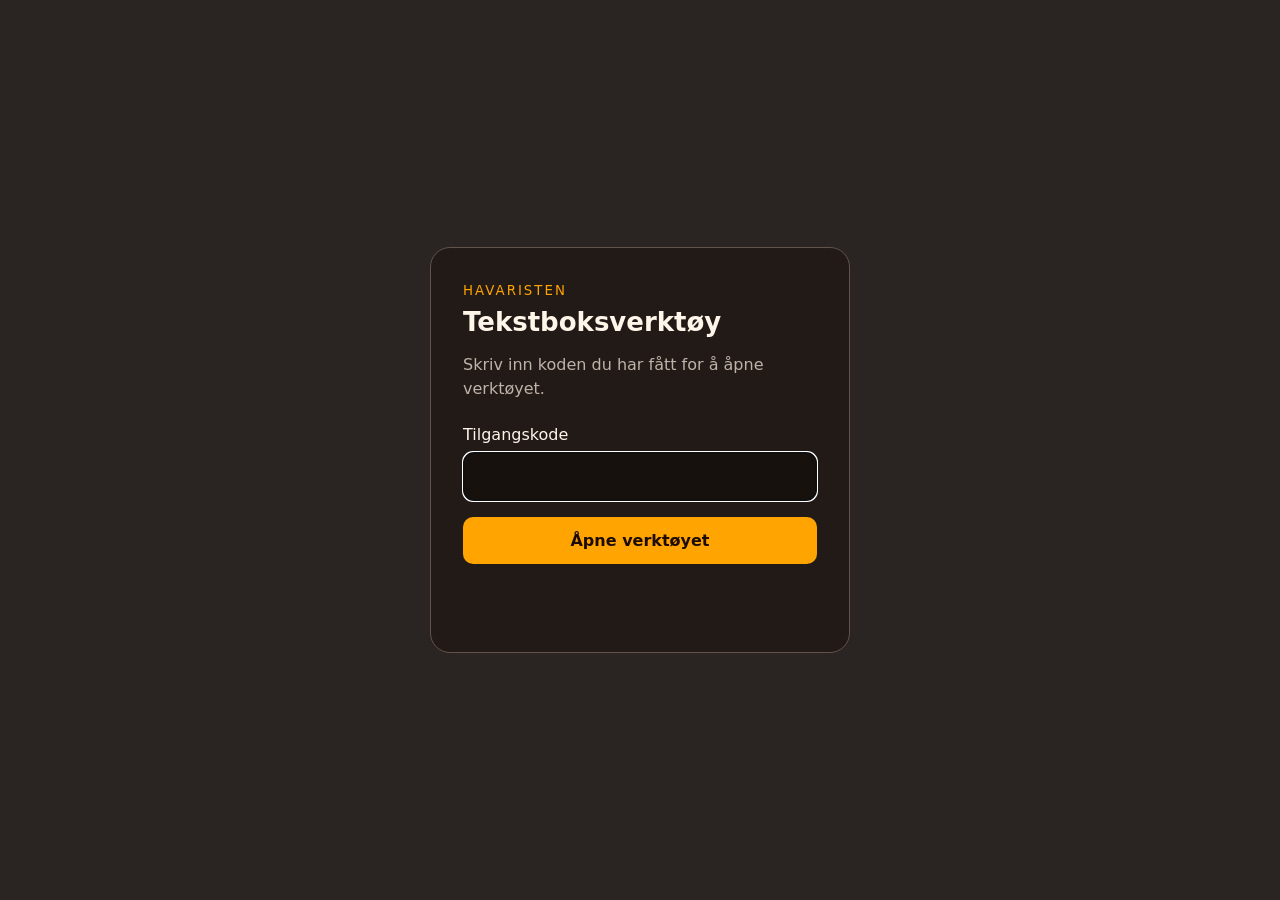
<file: havaristen/tekstbokser/index.html>
<!doctype html><html lang="no"><head><meta charset="utf-8"><meta name="viewport" content="width=device-width,initial-scale=1"><meta name="robots" content="noindex, nofollow"><title>Havaristen · Tekstbokser</title><style>*{box-sizing:border-box}body{margin:0;min-height:100svh;display:grid;place-items:center;background:#2a2422;color:#fff5e9;font:16px system-ui;padding:24px}main{width:100%;max-width:420px;padding:32px;border:1px solid #62534b;border-radius:20px;background:#211a17}h1{font-size:26px;margin:8px 0 16px}p{color:#bfb3a8;line-height:1.5}label{display:block;margin:24px 0 8px}input,button{width:100%;font:inherit;padding:14px;border-radius:10px}input{background:#17110e;color:#fff5e9;border:1px solid #756257}button{margin-top:16px;border:0;background:#ffa400;color:#1d0c05;font-weight:700;cursor:pointer}button:disabled{opacity:.6}#error{color:#ffc3b7;min-height:24px}small{color:#ffa400;letter-spacing:.15em}</style></head><body><main><small>HAVARISTEN</small><h1>Tekstboksverktøy</h1><p>Skriv inn koden du har fått for å åpne verktøyet.</p><form><label for="code">Tilgangskode</label><input id="code" type="password" autocomplete="off" inputmode="numeric" required autofocus><button>Åpne verktøyet</button><p id="error" role="status" aria-live="polite"></p></form></main><script>
const decode=s=>Uint8Array.from(atob(s),c=>c.charCodeAt(0));
document.querySelector('form').addEventListener('submit',async e=>{e.preventDefault();const btn=document.querySelector('button'),err=document.getElementById('error');btn.disabled=true;err.textContent='Åpner…';try{const material=await crypto.subtle.importKey('raw',new TextEncoder().encode(document.getElementById('code').value),'PBKDF2',false,['deriveKey']);const key=await crypto.subtle.deriveKey({name:'PBKDF2',salt:decode('1ZCOAIP3JI2K630HSxcdPg=='),iterations:600000,hash:'SHA-256'},material,{name:'AES-GCM',length:256},false,['decrypt']);const plain=await crypto.subtle.decrypt({name:'AES-GCM',iv:decode('YzQu85m1XHU7/aqR')},key,decode('A/oNfWACm5/HNS8FxiUBhokwoBQLLagaokzEZ53YJjbhfOWVJ4qFGjwcKPXvZ4n2UGNOGfTjp1+dnl241JRESDNN7/YX5qSDmma7XonymfQAy5JHkJacak2c6m/iUCIG5iFKUSYWylrxPM6kIh1LYWwsCSUTlBL9ho9PAgdkj3aEgzbOQxCePqZcD5P31VaHZ3T9XrjeWqPjTVLZl7ZfWA7bn6lEN+DzUvHXbWK9JyzNAu6WIRqtKgbnfCO/oMZusk3VqG3R1Ycu2CmMpIcPPf0zfKr2skhs++3q7lywxuJYfSNW+fvEF/QsOOBc7taS0Z4cp40HVLWsu/HAquAEf3//iKJE1aUCDQa7DMpgrea1huz22XoLniSTDMg1XxROckkHhloKhfv2VCRv/NMmQzH0A5/C10WhkLjdL7nsadokCqXHKMTpTuOoyxntNeaDZ/f5UbrzXBsxS+KJ6PNmq6Trzk/b8rh1IqDyTb3/Fsc60UJhplJBKZfPC20ZP/lFYrnCAV5+4WulHumC/CVX/Q6/qbJb5xAVatd1dY8f35K6jlRVw7xbG05vYSiD0y+EaAar170mEIKeW55YRxR2HgJcaPRj/xis6JByOL2sPL5SZUs6tbUKfHPVIL8RkrCZkHQ6/wi9IpvuqVEeKP5pPzc20LavEUtzWM5JK6tvc6zVVOasdN3LCcUECom6pnk6CsVjOHdrR9ecnT4os9onoPcExaMkRKkRPqB+Qby3Q6DCGunshNmVneISCjIWNcSfBEiOstH1BSMmZ/ONuzNx6fMro+rxdtSDm0QQMvjDI1xOROmLptClaH3cJPpctyKLlxoERkzoXLFwJXo++5rEHhFo+6qFK4k0cHxBr7Tlhesk7VhiUzia1mLxONXM2ZMxpuZONOlo9qI61IBufKJS9BBk6d3GHfOq1GIqd/rHXA3UGkaxA6at++Lpehq1t4suU0YJYSrLnS4oU9Z/rUMTCGuIHsjp2FnO0pGCa9igMRE0WJJHiKTzq/7vYPIhI/L5yr2NYeEmG2hUoMN30s9XN9J2UJfkeI0ei3Z9R6gEFb0jaCDlIw29n0/su3hr6N65KzmlWVNgG65sAv4oX9J4WAKi4soYbm7R8FEZxm2+1PXT+inukxHpnBBLVpwi+1o1AOQqy4aGJIZ6xoUW7Folmqs5Xe4+Si0MnfkTA1UEB5UxCAYFDEEv34L3fvHxt+k8BD9qxKrF29EUVIv0Y0niL/I+oXBRSEnuNTrztbHw14iiUJnsHB7bsv1VAkgx4ZXtxQP5z0YqcD7pFyOpf3QSWkzrhj2w3GvrZzs/XrbpLvFGFTtUqFLo73bHY03e/xvb5/2fvmdsdPM+q/vJNN4orlulYeaph4rRDtIpV+ZHWp9asCJYYZlt978ZyrLuZ8001mBmzd1rQyYFvrI4ZDjzke+UkF1qNRiqtVKGK6bZYdSd+H1nqopE48p4C2XoZiYvfJka4rKEGStipWPDy0uKqoX68NVTvuODPPJyXqX3HSNQNYl7oCPP81Z3SDZZGlBtFZ/yscfR2jMLRYbwIf7Y5tnta9lF+zEM/o8KFG4rZp/VIbdJZ0zblwjmuwZ5rem2JzC4+VvfGKWTD37KY9YM3INMAuYZ/U18nx9ZCDwfcLmzTaY/YHXhLZ0Ww26kWfU4fZWrH3wR4LGtk6Qc0m6wDYOo9WCirTP+gvrG7V8CYoJA+jMbDx8CcfkUBRjbfrkulcBRg7ltK6BL3GxPh6xzAP2BohpruzIeVEH4/[base64]/vy5q+zYmuoi8cprBIZE7Eu/ubviOHW5Rbozjl7H4WqwdTb4BEjVwuQR5hQNs1A5G8Uq8sOt0Acf14C2DLad/YiIs80fU6rwagQTAvjQbDS7vfEVORsoUmW9BqZem5j538GKJSVwfMxjVeQDWXyYooOsw/vSc5MNof9gs8UBSy9HEBfR1V0gEgz9x24fjRC/unKyeUWdJPYo/PQH4yAMU02IhKqaqL5hgotPyn6vD1B1AuzhLoN2NIyiQfJByGPkC9xMbXgz/KOIPLZp8IXTYR+EScJJ44kpKOkotGoWguBnWZ0b6iI67zedpoS+rFjkFIDgRgvf+cPPv8KIboNjk9lMQ0BQ/GAlBuFSeajy5npgjWQrEMMCDJZMMC7o8tR0D5/Ml0PBhHVedh7aE/BNiFUhbuWt5o2DaPJbGgHGg+ytVIkiKaPzgm33/K+iccIDCBa69eJaKYdNbeepFYWGuNcaISVy5D2A80XVuDINfqzl/+RqN8qfhkPKZqU0ZwxUEnxourbdDr2jjAKP+H2qkex36UXKppSYfU0qhCH8jcVOegKtQ2G8lG9hqQwFgkBzKUTm9Lt/0koUF2ux4Mo1WCQiwDu1dkJxqnWwCvDMD7euGIM/X81rEDXnc3J8It8LJDRSRL24vPpg0hVzJz5dz8+HgM5ahX9W16qixhO38mFLiXOzqA/VDV386wpkXGJUp1VPzqoCIMwa9OT6v1d+y6eSZfwxou4yD3EuM9eZOTOlLD4h8Dq/HvTN7fJLBl6yLgiJ4Qkew3O8T2aTaQ+FAJKcdMSrTGInjvln+YsKOx8m87Td5odLt2XW4NlEGFdvkeaRnav4bFN/4GIg0SJ6Go+VmZUa9MB1HW22fbehdoCxacgGJT7VNypBZ4+zQmODY+EnV6l5qR2K53cPySDOgx+LqrLCxnoKN9HewuJOAmsw6qwKF1ymqD1tJAUqIRQamH5ccNdGyCxLaOsTtRHF3LXC1+gJ8jdaqMNzG7DBQNNPBIhOExHL4fdgKu9LwY1cWvohVBKqYOh65/qADNiMexFQCRNHOgUJQoNcvjqk0WFfztqqym3WUp8Ro0UTM/cV2lxLgP1WjCIb3wM51aAi2YcUAhZYRuFZzc0rwU9WLCabqr9wYUueoQ77LRhAM1KZrGV7PA5JqxJzKcjSchNkSIyMMPrOzaEs9JCGDdlAqMhOZ6Ga/mB5/68kePik3RLQ1QSQVr6OWFr1bBdTefzQJ9G89i5cZlHWx0raL/QztX6zaRewNRW8AMIpgRti4dnUprv5KfN23yKrPb/bU9FAX1S3hNkq0AHSkLav+j3T5+lMNOzbJLNXmxABs8ZfqsHmhK3sJUEnxR+8zn2tB6HdN5l6LrLAu/FKzaoJRy+LQ/qVRu6hu8ltoZebQVI45zqKJn48Jv8Zk5n0OrRS3NoNfPz7I/[base64]/YtsF3gnbzv95xLZmZrp3JSXcOnk0z3cM9EY6OvGJoMygK0wGIPXo6dLECr4fy2G0fjLr6NWi4LXc296hAQ84VewxCWHBfdeYWCwjGA/FSLCgsqW23Vg9lsvorDvv/wFcWBXaJXAXfmOoATYQojX83kqjVK766BnL3CMCoexD1HUR7JuKezFSm/2LOfO/enjn+UuI516oFy2lsZMoxv2ZejqobGFeIsB7VyvyY4A4u/9nv6Ib7GRah6ncVY3qXVaxorUed8Y0lyTmpQv/TtBilVVteETkU0QmANw3UMls+AvEUQTzMM1qdK85Ow75//jo/+fqOWXEkXgtWtBDP5G/[base64]/B7ccBeNJjxSSb1Joe6POWpcHRI989ysAtPXfArRPYV5DSxav0WAY+qG1Cu+z+ND7DKqdIbLrs127h5vPSDCUYvMFQI3iecFaNI5PISP2JWKYY2aFGqgWuPaJ9bdG2oyY7FirzVeQQQEBZa4f3ikVX74wBUkY67BwcC5WI/fdjx1PC6qUYaIzeW6aUOWpjJk5/rRJgNt+zZBoJ0YZK+4Ba8Ud8Ab3Ko2kmgc2udqj6XyQA2KWraIly6I1X7Bd2nmHaLp9O/TDk/[base64]/QcXsqIDt7xECZCCSbz8s7naVXLEf89O1MU+yeMyHUevAjuvon2n0iZlYQDmLIm8mEpTdPs946WW5v4fkOZ1Gd4Ucl64S04/ImJ5UAXX9kyBpaTpRo+pEFaAGpI2g1N9eNZIqFM9UcxroLLjFLqXe37/cMlus6OAZkivZp14HrrrCThWSjI6Pyr5P5+atUICEWUnWwjtFL3HDO0Tguo/Cu+dQwA3p7CJiY5a79CyGaxXwv9IQ9eyOR6nDaQ43L+19huOueCMxGipq1emk+eb/PvflTc/kGDzUYc0yNQdUnGQbQXDdJVWlS8Z4RM+TNqwdK3Kxt+1TjVGvsKzp6013HRo6Jc+Vp4L6c0hSYYYtiqTSFG9UEWSVfXKfQgyems/pFM1SqOuPcIO7DPzQK5QiNAeM4k4ZxTd/uGOxQdvACP7tlI2OVpcZ1meDsfKUFnpO7UPLKZxTReJQhiUQzV6QEPw8vd6eB9HcEWjplHz1INdbvZSS52MKuZuodo2fenzr1gdWCt95PrPi62RiJKcA+uSjrPaJdAZC0Zx2+N+RbQWzd/WfpbjBa92uvPgRr8HB9A89tC3GnyoZcyRZr7cbs+6vnAj9FNge2PSuI96F36rrdT6Rj5J/JQV3oGkynyMVLO5DA8c9DmYqFYQBxuhyBwy1h4Js5UtVAkLknQEejIyLvLnBcpp2WwgJUsNJPXiEHx75jhD30aawXJNC845hZU8wzB2ooFrThjEEPgn7f0JaOHDd6NdS8xT8yIQxjh/[base64]/KsnnjX1/Y51Cn6HJDRfbJ/1k0CS681dEPne9Z/rGLeD5p1YU60LF0xZ4vn/STq+qE7WuZIBhq0TU2dNq4lUFkXH6PrgNZlMpEwocBlgXHwFSUM8amwEqrVLJme/DSestnchiR+mgpdri+RTI6/eJsn2VagAFxjGiuWxZZH6OLbof55R/QpeTus4lKEQG1CBmCOOAwHcrKm8ohjGwti6edqWX4qhVoez71AkgQOTEIqcKSsAn4o/NjOLyxb9kaupG65AehKthesph3Bb5mKenn0XS7n/iWJb+/g+CMf4rOSpuiXC07cmoyMlyHRyMQi3uBXGevsCKREQxOBJY0rb46fPduFtbbX1Bg7/v+Iis5PLs7VZPJ9C+kUJPhBycf8Vs/jTWOaZwQ3lbGxgaQDJMse8xNolb1LdISLgYP4NhIszMVhLNrlmTRD/2chYOexXHxXFS6ag3ebSKrYcyrRJJXpidaoRD68KAvjzj4leuEDBiYMFUXWl+/18tOY6jG3zPTjWgkYQYOo5IpDRtJkdKDKU82SbgoShX5lLcTrSyftjDBQG8b/GasanAbMVAhP92eraw1/WV7gkDSb4cQhOVqUXvq+jnr+/[base64]/glboD0GHW8oXAKd8mF9v1/2v8uDTYk+Fe0+osFJdwfOsD8jTG4iEM88VWUnn8fUgAxRn7Qn1LPZ/EBLgtfta/OIPlTfpZoH4JaJooRn2KbCz+xwntUbImQUOuOXmyoBqO6yG/RRvB9zveJ3p467uOcMJs1KU3EuNNZEVtvXBH3PrLjTXlD5Zaa4uGOUgHQFyA+CS8dn951qLIzPTIIgAh8wqyToxxYFTRezXj1SQNMgZdKgGG+rZLnTOc+xAJs4qczFijei3DDXRIpks/sRbQkd49oUqQxj/uBa+b97Wg3YnpHIpryFx8/wIeJkua28wKxekGQ0OF8+qTAErk7e7KFPaSvRQTK+4f0HPGSiiEZcirGJJxf7kSzGx9PajLSNn8Xg6PkYHI+knaYMIciMmbpB8mRUOGKCF72QnVZkX0If0z/7M5Abg42rhjrFvwCa93P2rC4uDH9Zmj4hT1lVq4QiLbpu0Saxsrvy4WZoG/SzAJz1UI9a73xDV5NuGKetkKcsaoV9NumLBWSZPc0jsZO5UA47qEmv2DIZ9vzXFsRouymv05FNRg7drSQwdQQ4ASJhIQ5flyf2H2KlI4PzJzJz1HgKbymi1vc1d1aeI8EsMPK8x04ZRKKKZs/[base64]/872Ty2KPg/t99lX8ECuBymVHx5N46rYGXhjhmb9HUop/DY3OzSPPQB/YipANWmv0TdMjVityWeN5avuR4FsaaR7JWFne8VivXXSlU+Q53PsSfv4EdIdn+a1Q36PYxHv4FNi9m7BpcSIBk7/TkgVWyOV5wcuKszMcQLZMwMrWv5jYs84/gahS+JGrAJudL20D/7ySnkCoWuRukqRkJEiW1wAADULyq/LZBKE4vZKleSf1Yr+XsI+OU/tHDRhXAcHnedDifV2SAzxDheb8z7sDNjjej8IbdSMzVsLc9w9/l3acPwLwGaq1cIPwM6TmCWV0EjjraacenHPHRoboZoKjlOOBiNBnnmQ/l5znegTU/RxEj1JNg8quU0x+1Hm5OGryOMKThq2WVaJ4EJFkOtFQDZp5L5My35Nx68wrqw170mxKhRjDGscussk0LvnIyOfKTU7Qf6ph/7sTlwpREW96kKKXkdDx9D6pWETqw9x9cqXvtfYJjMRao14zJH2JhUpDF0rqlVsPqV9WXT/dLDWGbgrrpfDYKJgdnNfC2mUr6qjlROuinstVADE4iD6dplGNgn/Fpq3DaT4KIsLtyU8BGfHPPfbXBEUaaiIPVxy7yPoJQcfd4hu0fowm119l/7uSKYtVVVsqZKEWjC47Mim2J3OZpbjG1zyCUQJRIDoPvSvILsLocB9kgePe+LP/HGk7Je6Rhmy0lxliSPY8gv5y8/Mk8SF0WKZVLFR1qFHM13MR7Wk8FtLfWM4yC4TFVPfzQu+ISfDhEABj1h6PJSy6VE9EzaLRcrnsAt7KBGXuClChHZ2WSe2xui+hJ/6u2emmOZZvpVlG8DRpE86JVgDk5nENd3vxfQ7vJxuA3czgxACxDGDB8rt0hpEiU90QpM+oeWuQmop16OJAyOWERKlcC+s+RB295cxqLjwlKqHS03Ui/G3DtDM8NAtWPFGpvAgej7x2jdsVXoml/0umdwE6PqiGabcqPYpHncJnMC/R/pYEInC8db4Ms1hOyfjZPPytOlejUYqS9220x63dj4yV3axy45UdCzBFdxVwqB+bBAJXUrm+IvV8uJrzUqmWTe+vQdlsTIGPDVUwH34zqY04NVnnljHE3DlkuZbtJTMXwIj3GX7jGcPVjeWHbVM/8UkrM2XQXfATGyg/[base64]/DMC1BMxI0s3cL1OR2338ieh4qHoZprw3jLwgAS4e+d4+WAsKZMkh+mHaDXu/R286uCyWbF5GQLbZked9d/xvs6P+Ynd/[base64]/4YJlVaOF3xsOUWICwXx/W3tvfIkHm5Sugz+8M4NTj4YdUMwYOb72/H1DVM6BRtop6BC2wU/5kNzMpMIrluWzt9GXTXi1D0ddjOUe7LndwnQzfmbg9w7kstc53WXrBebV623n4/OjqsXgx4Nj5t2yqQDyVclnJocYkEWxD1ecC1941+Cfp2UJ/AI1Bcw+7wukYh5kZXqcTQ92ksUqAnxvKfyW/x9PkLuHkwGl3V8R/LjuUDmtBPWK8fDkdb2565l+ADzNqM8L8F+qvR7WRxRF2Tipcls0ZVZgXBhADUST0HU2PJvg+1hLWr/xk4BMMxznk6BNdKr46mRMcHwjfGR2D6SZcdGvHNizPLnmTBKgj6X3ZhqYt+FffG9bJDuLScLJV5P5WiXZwJPYUWQ4kPkt+QUs3nZZvVqpg5aQQiVJ/fbk9tHoiwqnF5Wz7p3wWuSaz3ORDi04VoRr/ZvPJo8d9Yqffq0w08ZaJzq2TGkRiEma0jnAMIOTwEUxQPEERjMwdUoxlB1JzWf96xdvZoQb3YsY6mRMQs5sAJfIvNI777XwurK1it3G2nW6ErdTHcqA0QtOkQU/Nl1LC2IESegb/sDM6wB3DvDe17dePj34aWTmL+fB05bxa2hjsSmcdqLQ5GrPs1kHR9Md0EtzY3+gybMruWvFGPQN/alwKhg9UEzLUSOlFM2/C1XBH1CTINy+w8/fYPPCf+2IWpnav2AQxStkyZf6XmT3i2LY4Jind8BC1Hl2czOnaoMpD3cbc9WePfR8V584a+xhESdPe9vzrXd45qJ3C0KdoeDRiYEA7sC8YCEdE4K9hqx9z6ZNKJciMoJJhtWkVrDBwyHj5E40qyubBvUr2CoOExnFKh07bRDuJEvPfYY5ncTuNKTUxpR9+LXATs/AyzP6Wk2qRdgjf6E7TAT6/NOU6lXpkPFl7j6AaCijZDINXAyDqwSMvqbCt28H00GkQtZk4Za55rMNLQuC0Q9HiDhAB7ZNgb3L1woP+ywlkU8Llw/Jpc2n9N1FbQfpdUXTId4NOhEBpHBly/MGbX53wnWFfaovIaafv+kr/7CttxdGv+MPHuQXa0DJotC4CcJn+D8KJHySKC/eUP2xn46PRGRshmeDeXrABQ53avK0JAyPN/M3pqZyFgytIcNoX7alM0RR+qRT+O4M1mRZY5Eb+MXxDbGv3VrbD/ACyZ8Yfi2M/4cCYcZ0yoBMfMOucDpJdbf3Zsayw0V4JB2NFOBnccVKF5stc/Ch6SBqmiEqiEOOEPdDdtirAME8CKl7vjylCX4hWZj5/6l39E07VE/VesLK8JN01R43ZXWf+kx8yv6nTMO+p4LzpnPs5JHksBSR0DsnnXNhTqD+VyHV8lK/F/a4ekp990+mqSLCLXfmkFKCTA+2fDILs9b9tVOb5cwyQtdJdzC9aVSrB8kjFX3n+DTU5Aqt5GeuQ5AjPxtDIQS4TnCfci4HJMm4NiTp/RLPN54o/v9UkmLk0AF6WT68Albztvc6lNOdh+Mde+268d7FmImMLwTn9K63lLgjTxD+j3m8suLKmHmS+6O+LQkFVFReLJUhbm+0dqMsY3JPM+jYRtz+UuG0LNpX/[base64]/PUH3RaFnddCctR1sxEx95SAB2HCsXheRto40Uy/bd89VIZ1aNxEQ12gsvGKnBFmw+4KdwO5nT6gZnCEkOjgDL6QuS5zCWimYYOJ/FFosVwHeIPUbq44c+7N++KBPKLGE47elw0jG/Wz0ETJKYSyOWwLpV2vypU6dcKSH2cDVFwva/Oq6UcvAQMHvKIwsGtPb8zx1oiFdMEdglXYJAYm5I+2AMxxYnx3XX0NK6cjEPNxwZ+3wB7O0xR+4JY8W56LIxC5ATOveczZD/CqDc4weeNDGPdkWQvu9CdGBdeQl1yLZcty3FTeP1Na/OOG33fw78rQQE0IvcdVXcgI+uNPI0zvw5fY4bsWwI1ix0JB4xLxNAGQ02P6kJ7ThGSG49N09UKcA5MU2/fhEilTIoBEOIjgSmgRAEjVMVaYcIc0t3mfz6/rLu7blIZOpVrPHEzGvy0mJcUgB0EKuwYtBrDU/bTCfdxxjm6+jMCMOZTTQAou/0Qtmx46ZoWvAadcriIuQLr8Y2qD4x6k3vP5iKsWmrq9xs043KaTsnsAdMIF04lfDv4PjnlbTZ43r6Wj+KQXjdUOypQBj3df6dJIOi2VuNdVF7lCxwikNQD6lyZ/+noVBTCbKjoRAyKX5vnIWpit64iVKIc+G9VskMeIdhiqPy9e8c6gZmljwg6jN05HKxK0oLeOt3Uwe4BpVVrAdq0qfT/w0xs5h4phr3Ii/3oR38CukbX78trahNCmleGu2upcfBnUh9RtUmMXqOLZBz7B4cuxvrdid62GpFNW8AJxPMOY38C2kN5tWFxLYVAPzos3IBovl/S6eBv5e2VU0gxqqUesXiVuAXr6LG/TiNm9DDV/zRKne13Hmn2Zcf5VbIFPclctVQWEEEMCR6bel8jWtSMJ0auEM/kS1qU9ZBVNx/+dPUTs5l5MkERP3jLSceRLz8Nh7B7st5y3kg/REXjNT2/RdlvBCs2t7Rj9FQnz1Yi7pxEznej/ZJ1O7RBEypUX2pFUFbSdEadzZOezyu2lQkA4P2zvrIxQNHbtzk9+i3by4AsclrBKtP4a+6+pK4YhD1AvyDlNTls5UKdnSUfn+WPrHtDRk5y8T1nq9VLfHdKyxo9x72jph/SAakWl1EDfljOXQSw6Xc9OFNXjtaQ+9l1pq4OmuLH0+tjjFixNy4AUCrsmsNF/YHtdDRtLAKUldZiZyw5fhVGZzAbvUSAC9c6YmUmXGSc2o7ZEMdRgK6DB8lr7iVPiaZmZfGe0oETxfRuRIzq1ob2gO0w9VjXf7wNlJjM5wnqj8WqUhEho0yXtmlUjAS6va9onSq0aE/RAEM/HufyDS3jyHYygUHaO74VjyX7IpvjjmajkkEAvXydMFPyjQttL1droCnAJ5p76nYBHisEMdoaEb+9R71NUKUW4gaH1IffRMVJiCM3IrxyJaClqC3FV9BPEW3hiNOlQ4tH07nm9e3T2M3gmTljlZAJFvJiprBa9iDaAvR86pdyCV7zLFzeiDTb7zy7UgvhZ+lPoFMDaD/BCbm82ipB0HJ7KRpH6GTwel8h3gKczoB1488sOFfwLhnrF8eXsCSlSx3A0/ZtopbacLYNXwZvgm7+ikq7RatqMCKwmzbLMlgv/vIUdxip6oO9bR0ckKVgg6LqHBe//Ji6PEZm75ZXaUARdHqTDbGaO40I5UU7RqO0UgAqD8/vjOqnnlALUgzUcJ79i3ADOtfT5nSL7tdzoZkF+kPFaMOidfNFma4p/fSIypl0jvk/OmLu6QILGku2np3Ca926O5JtX7cUs/vy2A+dMnQGpvZWrBf2/n4p91pe0Vb9K2ux5JdFGYcWxc9nBcVlz4t6QAslaNKP2D3FJtnqo9TRLyFPaZp4g0hH3p3TKN5kg9gTCk5IlutJyf6gjFLk715OS3QVDaoL2MwfO8NzgEaVKHAD0k0eGl2PiKQ9sKo1oaa6tXmdy9YQLAb1Zid2DGlRejUuRdFI50+UfRnG1HGSF/vJOgbZtrzX0lpnUHIRcVcq4I6TiObWi+n0kAkW1Pm75KYK7ZlSIzHbBeFWkvn6WAE1CtYYgv0jzaetvA9goMKVNnlw/nO/jmG91jak8Yux+w7v1sfeNg0Tfvb1NSN4pX1IT4iVrtVacYlbDnFxXX6uDgLYZ/BxX7UFXF7mj8l2XdB/+9QO+bUfcCpZk5kB4eRJT+Pd1KR+9WRL4E9NxXOliwVUuuYCpsMIFvjVwCmWFoJXb1Ivhi+YMW4jjebaoQGORr2wjKcEQaXbcaRcwPqor7pC4d7/I7wW0CwEh8CZJfCQsTfcEHu2Yzm1TbmG6Ki0tu52MIrJN63GIdvc7Q38A/0cX2eAwzjqSDFVZLM8G5DFo1CO5rV6Z2O8fyJJdeMc6ladvU/aGVrWhZSIbe92oF3KfieeN5s8Ehz92arEHaBX9CVcCLvQnLmipP1pIvlBJquVMX9Pw9qalhXSMW6/bBz8m+sYh6f5V8fYK4qJbUG1DxOtrE0pjAl9vq5yWqKNQ15Lpp1GPzhR4Zc+DrB5szWDbm4ql8w9wWGlM82zYC2uQ1FGfimqZvsLwlMSs8b8DmF+MtLOUpJGnjI3XvRrdNo+jTSGVk0qZibI/WUpU4Sr3esxlmZKccRA1W4vgzz7tOdgSRAGRCzvHUTpyiFSmwoycJ/[base64]/tpggDF33sD5XEUizaWqdG8QhzeDYVMjGUQIsfXKGmuAhdWJJ2ZB6rTVf+P9VPCDaKi5+1VnVwHXS5m+OBrE3ifBiI0T6K3llCMvzEJa2069in5RBf85JY6fD5qBsEE5lNdbPFnXfAqLsTDOM2nGbm/Ux/q5SZ5J96R8gXNQHIgYOcBAvElS9pS8Upd23UppL+eMlzzBj6zYP34NkGAsQHtt/i/[base64]/n7eYXj/OQ5hqzZNwDIlEd38D/+0VVcvczSHFh6UaAGfQKq24GwgIHa56IVQJijyReL6eePY1B4mOkQCN6YPPlQaUo/T+TIZy2MF0tqsM3NgLzhwSCbIaw5vQh1Ds7XTIfaeuo+bbjbRQnnH3uxFsRaLeDQr9qbL+eSLrVK3VmwVoY3PRfV1pJpv0RB7BEWN/[base64]/7QJTCMzbTqPDLd5qgrIJsI0ZiKrUUwBD48tbtvJxQzqa7yfztuqOsZgX46NCETQviXNBXd1ESqm3iKGSKZDY58jNnD7FEuK0sV++Us+09sJavsunavAn8yiLSoa5MUMB06e4yQHaWAVAQeSs2V1WfKS9eTvQ4Kyr/xWUnkZh9oG2ylJC2SiuMCVTQ6eSo1QRy6NeCYXfLRf9urs80tbR3LEdQmJFqIIqYXEsgL8VpmdpO+HSCq9DUXgon5M4a3H0i2jRhm7nPR38dnTFtknTxngewR1jW7zJUnVO9hkbpnFPElI3wwRv5KYWsYo6cgxUB+LEswAnjJwi2p22V/bSOcqgjyp+hfqV6No92C3c2eqaGCh7Ve6dHlkA5mGPH17zQY1FoFDIsUpcBN8erybMLdA3HO6lnt51gdBTcz/erdoyp0pfIREybV51yNyum4oR4Ykn9J3Gni5DJiy4vWN5x0/uaepjqcVWoIfVxXCyof+wHPxlrOc6gev/[base64]/3imT2pO89kFp4S5H7QzAU33xmEQ7cLzLu4K6S9Q/QZXbb6eW1XpL9odH6oqETjyCLQq+23GL1i/GelGfIB9q1Vvhoi3SJzup2c/87w7qoQMV7rrn/IxniklqSjAvtuGVWALCWTTObwkk5PSbp8o5u9w3IC1WJLKa+GQbzChstOUSFT1y8tcWMNmASSQQadM9Sm9QdHUCc5wArxWJqmPZ/LKRjkI9qHa5/OCzYqI6wANs6m+Amg6DFYrl4rI1MqFGyXovbUUoedDWrlWPR0Idc8ey1N1W5JD8H8nrGKJikLypeZ7hKU0i7XlRDIVk4r/Qlyoph2sw2ejkUbS84WNbztsxOssfK00apxLSgAeHeiwzCp3hommdLygyrjnqD3DYdZ9W5YoROEi8CvAIT3nBoTMJxp6uPZcn8MD8cwFXeBM3ccQRLt3bMeyYjk/SWh/rm9GC1YsgwWgVmbXSfAPew38UD73eEh0cCDqSDhpo2sfVGFedSrXBxlfMyHerY8zkFdT5IZVUpqZSdBEReqJXv1qWVOcfpWNGiDk3gSEWCQOF1ofHDX933so5XqdB98igOWCR15reiCQFrRcRHonsrvW8WauCl9Pl0BPYOuzYzuVNtfT0DVl0vIkfMCv5ni0WI3GN9n/dvmjnX2NUj5hN2QUa14nz2w34M2Pzx5+ADW/MyddDCwAbvpQ4DSD931kiQd2D/HOK/lJUTXyrY9PuSd8Erg3udjKLNbGNc85N8myDvEN3PCWvSN2lCcEkFEaOv3Sgbf7r18pPRkyBhg9wQd2VVSsJRyZl45tAzlCnInG00bZgB6P3TRUDbprCbRgjnMs9DdEo7/wnZShrD16o1Hh4Vz4Qz4018wiNYsu5QUcKfzQ2YOYfAKLVJuZZ07IBzywjJRhxejUYt40u2c7nfq2vBAUbCzqfTFmt/wQ3HP6T/tHJAosP7lUhxh0Lc04z8E+xSMvrOu7xx9TMGgOsyh0JSmhvIJ9qd38Vl/hFUUd4iIFyicJN7mlxWc+VfQcka447Amtp0ZJ5W+1Ls06IDMXACArM1j395grNGwUK9dFH3scMrz+LDnzYxx2Pcp/iscE1lkWdAoOE6fk3+C5B1cWse0VqAKUXVIguSY8TBRyeC9ckVUn84mivYm4p0b1zo8scH3rMRJ/6MVs7xtS63qkly6tcqG7QeOKUWfqOEsJypmkb5t+MTSmImLwPjWdRck9qw/hnLP33EYPdFDSUrvVyIGmNm5VheS3Y1oPomDCj3vYpNK7/05I/ksTsXoEGu3turJzKc1dQFmCXTbTH9McbjO95glD0yaRsyrssCUhl/kKRETQFxHqf8ahcZfRL5GuJdNs1XRzyZStWuZ7HfycgLaBpdFvHKbmeiMXvRk2LyeHeGH5/unqYB8sjqEsxLHJ/7JXjZ9V/ckPHbjS+N4cdirHhJffFQsi33MFz9Bnw/GvR4Cwy6ut6Dp4ovxOyn0dGrKiE+HLQJL+5NvTTd17xSiZx+O2VK1TOrkYqdWcPMaaLgrILCqGR0c85BagYaqQsDbmyFlOC2Gy0H0uUcg7lUtRrgKDWFMhONh1ATosbNG5zwpFbQCLOkESa2PzzrhCvQGWq15AartCsX6W5/FoQ2n2YIaXxeuuwuLecjdlmDhMNLR/VaPwXnVP1W/u3Aak7zFLjvu0XkDoC9IH1AhvXmtVLncsKRAdSA0fMUeKf5vw9ni5r8yBLL3Q952SNInMgt4IG1J+ROUii/H87q3AzzaQXpoQlQHv0G3uCeGVD0YJJmSlGDCurlmCA5LCCA6wL0bJfIcdXHj/MiY2kbRoHf/ZcqaSXvvMo339RF6paTqiVocIzNe1++kV2INkj/jSFaiXK/dAJJQvllLqwIPltcEdblDs1ORRoJvTvkxuJ6tTWWa76UtpZlO/kFxg+6bYx6cmfyCWXpJ3YXk7YTk9c4nnkLGEewA5KDqdzZ+DtX9TpG4lgl1iwnJQImn1awWRbOUv4FbU/ngA/UWtEFVKua+42zYB4iPb/tWYdPWBXePb1xAAHnmtAz0D8oorGMmaF0SbKFqOKUNnMSxf3s6+3+R/u92jcBZ0dVmkPDSMC6Jvn0349C+LobZjYOUgHJRnsqJR5HBuyeCnEynvW0AzZy8QQQU3Kf+VNRMqvkoOgmpzbNkvQifx/ysgzHIdamvDwq5mriBQSf9jUAVbNC1NzJCBMZquH+3iOpz36vxknNK9Fr8RogTgW8mnO6aQOcrJxPnflGUni1ccXmErS2HBB26mTjDz7e+iPj45AJ0QrtQxOlpsu6KICh8Nu+q4Bk081dAcit//zIVRp0aBDXgiuI46HGcRwfcUgspK23P8JvAss5mi+JKoT6dhEKU88bzLHIMulVWR/J+mozhgeZcPxW93xBDmUlSWiksYJBJzNhv/oDzevRb4LAT/Khl8aRYhlJN9AAnHQN+j5UGFt7zXNADtk2aWeNebK6nNuN6TExBjCLzzztBaD2UZvx/QW9K/mD8gmEp0ic7Xh/n8S3iVrgY4nrYjJH0ERRuaqYdjdR4qtrwZLCwzncyDy0ONZwZO9vXB1yf4amEOaYC9kMy6NTRQX0or5WVsdl9c9YgNVkjEqQFxAJOv6jhxsq2qIgycsvx0Srys5pnKv/WoRhAzyTTHrFnDNeX5O46JWRPoob6RnLo5skqconbIFQ6X+r3mcKpHctCNKtaX9r2VzSSr5ISt+QM0r27HIp6zbR/Rje/cOIgH4DlRcLa36CCQDisL3Xyj4frAxs5pMPC47L5KskGO1vnJzksCyxEnGrC2ufQBjPsicffxguAGWYvKo6JjALkXB3rptkJkpRz5Y3Wir0Ah4E4R/tuGJSl0uykhx4NnlyyS9/rEYHvRubyvM7P9eZ1bozjVbcxtaBJMwLIi4pQgnrSmDEzcyjFtk78w7F1Nmmed6n0V0m3OAVAMt78lv7i4vZsyRr4Anqw6EdQgvFNPWylLk5ZAc7IVgK65WHEfXWwFBKWf/6A7CpdRShlSoOGI+3BfmK83NDVc5iTW6Pe3IicB8OpdBqK9UK8MVm234fZrdWBUFZ1vqRVd6e0oHNM861nUUXBYTHj4whK9HIywpemvtn8MqwuNUlMN9CBc9APl3Z8pMf3K3fk86rQK3GQh0AkoJWKa/qUEZuNNZOczirfiF/hDirZRCT75fUE0nckIR2DzaCeBlXZELcxCRMuJv7JWJleaG27M/Q/BeFHDNAfiLYFiZ5e06XyuvE95KrHv68Yr9aJNigPClnBSaibxbb79T7q3JGMOwSMWiqTXVro+Ze9/vWdX5QnVK+FZO/bLLmGUpSiMIcHWTZpU7qNLUmhqEdTC5KhVbqBsYoCXFDdibNwzoWPzlSmtO43e7MfzXmx6DN0kWl2ZqJ/HCyciVTEWR9gz4PVpz+bRvELkk+FaNtoy/MlSMV0slms8/8jKCLUy5L5IyOdRr4dvTAlKR/qUWYmKLiY4n317I3se6CfOkSQhuPPEvHBbWyEH+4YNAUq5DogZCq4gahsACGO/fAxnko0sqWZ0A0zcJEHtOfFdAQZLvJJedcEy9XTFDjSphKcapqrWNcl4eVAUfc7+svXZ/+bXthx8KXISmnkdt+f1ONx5jet70znBrULNTGzb0j165tc9iH9Nlx6JW5VN8/KaEFgCFcMMvJzE+sm9w62LfcZZ/bik7jxuDSplli59tv2E0ktqzRzKJfathEDAR4qxWKPw4rK24z08fY58gzzBxHfr5X4YbpWwqEhPO7eFRWVjV0ynHcNfpEFJxC9MwbhDP3nhi35rrLJDkle9hxxxFtyRMWhTmMmeSCkxLHQCpq0/P/z5x357wiAM9AJOOsRenNL5ACTl1JeV4+w0bND0glZiFelyFrozmEch/+6OqF5aVP5yy5vG1Oc/xpVXp1fr+9v0413k7DmcH41KfqoGoBbUuEWrFTffxesZaecxM7ShVakfXjCCtN4xzx68St1Ebg4eG5em1Gw84lo291fHrD2nRt/Bl2KIJ8BuM9/[base64]/zg6fzInbSeP/YMRmQaBsstQLWOfqEz9v69xYSGxJbVvoh+J7/dovHUwqbHH1G/JO8+Md8iTSqxt6I4cyojVDeer+GcmXGufJCaVXvMPtyJONIScTqkL9UFsgU1eJYtU+hd7+v4nzFS/jyIzKmz+tW6mEH9kgvpcSOUDffAEYXljE9m1w9EnlYifHAIYt4Hq5gW0T5DIlxAYC0khXmzNWg1F7uzWyCHtgcl1TKxQxr96Q80AERYR3POEGzo0uWfw7MvQtaAgHYSXKqgNljfL3KqE3pSN4sy9u+t92onK7yigFSsH4bFTuTBWP6UMVuBZWs/[base64]/ByEzddsto9eMHdQ/ZpdiowR6dlerc+xEjRBwk4yAiKa0BdHjKFIBo0HSd2Gvc3ueLwsxCEnUkUo6uvD45cr9aBO0q83BByFawGaOa+1JxXk0cVSDTwa0e/rhfKs1tWCMtB3kjnMsmYiYYwaFTZHlksntPosIr4MQjcbysIysdzY8kc5qjHAWnEuGY+ArtVZCYYQZEQCS8pHUXkqEKTlQ3ufFgJ2iG+UuWiqRoo+NKQ+u91gHdNJtyMtmJozBZoBIQVod8kSjuIKvjI4cbcaxPpiF8nrIC2IXekRJ6RpPBNCdWRDY3ib1h/XLUtg4hhXoQkNmjKMlkJBVYGt3WzbrH5tmInW9hiP8VB5jR1AQTVo2PvvvqDV3w6thTMo5fGWFjXnzotWBBmOtz7+asOuKKdTpnddDOvJCi2/oYrJYQ8KfWGOPWACyW+kxBQxLvZiYSYRiZXL+hcgNm+W3sj2J2QxtnPg8y0c4r2OJwqhPcf0L5Yiimzbi/0bGFWLm89HKdo7PlYtYcgOJsksw0lZJka5g5D4FDKB1qhHSXAnt1aJTfkGTO0J5lWloXXBg+w1y/qAA3FUhv+RiExfEL5LVbx2pPAkf4LgSmHZBNGMgzSRGneIG8arSTUYkdNIN+MZZ3bSKcFfSAgkxxRckbSz92TYHgrpo5iPzlZYoI1ElL7iFOgPauh/EoRJt0QcXiZOwn2f8YsR/EXxn+dT21xX6P5dpQ8a6upp1zpSrDGhypskQ1k3sj8kFDb/49eCbgufrmvhaOEIvEMtavp/ukH1ymBmZ6hembvp01roYRtp3twDM5Hx19xdYKhajLaxNmTTV+uoV5WpQ1uPtzKp2Gy8bFVrZ5LzpxUzOLE1vaGHzNrpm4mGJJ/V77aA+kR0njvgkhv83KKYyET/JQ1vYwEV9HCamSJ+IJoiq47EQUSYBH5+AlXD0EOzTsY0xcXQKby+chIMg462bVpN2jQU5fFG6ou+WovktL9MFbxWCweHZWy8cwTG0eGfG8vyHbQh9Mq0uo4qwXxWyw2UoayG0mLm6e65JazUeNQKPQ4fjhd26CXWEFJ77q65BAMSsZ4S9fso6vkjK+XlE6aFpx/+A6LFKpVOl/34Popn4rf9IlLbrY8J+7USM51N5VMqGbYPhYXoKmbojPyvo/9PpRcxY9su6D+CRmZORsvmA41/eA+qHj1MHithZpF8LTkEyNWxMgrzQObG+SFOa/n4IOe7CjVduDBai4ZvcWYonPtTFDtI6GSpxLlpgIEj/my640cOAGdjGHabbr0gpLr9dm5CxmGtvewTsXhOKWTgVr9Nh+Ly3QTmIx60+5QWlMMW/AepfN2YSfxX5g2u9eeFnsBLtDmI3vQjPNl93wvPxvOt0B1Jle2zoWDeUU1gFqGUBh++h6w7DpFJ4mUNKwrs2B1s/vouDuLgwtvyjiUXN94MKHVfbp8uNai7erxJZ3tk6qBBgcNns/fdxxBpnSy9oZZoJDue2gBcK7OsHX7c3LvIXHyTpcICTPLPgEBHqckuR17x4ptvsMLk1OovoXg1E1zJyzdXpCWH9rT80aYZiGBmIw1ghM8pLpBLtYTqwPfMzdcLL/0EO+IzypCv3W6Q1gMG0fwUZ6h4miyui2jjPDOw/P1viia5b7/[base64]/gAPfnampgKhNwFCBmGSk73uiadUKx82f0LJagxd9MLM7vo7sPKOgM5po3ThPdXi0VK3uqsXIiAMEq1vINmVUj4EpGIkueIgpw+TCB2F36vzXkwxkJnXqMOZzr+XMFDY7ngDJzVndYJuykCXVcedmXEawUn/Ao0ijVediSl1U6trz00scWJjNwSyGgOfNW215W5BTYkcZd49iaBOvfAS8Yo712CHUm6MmJglgpf+8IIZgTFiOnPKsduDXwgjfwWkDXQy6b1Nd/9bg9wgsTIvkSqg5Y4Ou775VNQpa5QWCbOFsPLRhyfMG2/aD2XOf0nt3CtdNemIsAs414a1w6ZYfCqkRa78ZUYzviwhaMMEj3oRBkEdg92mjHFJQsw4tKFZWMJLNYpAFM2kBj6OXtMshMnt/75pHho/2ZwozDl6Gc7javX4VT3lSy90qMBG2gIRDPsxIc9zY0gMopXf/2AHnPTV9LUDTlG9W2EtXED+7bRNBSkLHhZTmKu4oXvx988V8dImB0tfQO4P8wRdoAsV+KatqXt1nifEzrv0paj7AcAyCAPtHXKLt8wiGY86/XvQpuAw2Nkw5GsjQMmJVV2kDGWwhkilbwDP6Lf3Pw1jnJBk6ReF6JRVj+z+LuPF2ZirORv1VV8ihRrL1I4JQp40Cidq1Fhoa5HC84S2i6iVHQ3nCAeO8+ewMoy28k7znjVFT64fRmj6rPR9fMvD48RXUvsdW4PUSLc4BtmAcLXCmB/8uq2Q5hJ2uXY+nSroDhEGAm2WiTcVd95ZrzaOw4r89/JIiPvDgrwzcIO6hk/TmV47tqReV1B+bYFzu6nt1yUCo8lldUwlSPj5Lla3J5vEar1712byg9bLcy2iXD1/OhQO9LGhc/PoYv/9lo/eohEniOiJ8aauvH0g+Fk6PksVtl0fnjGjz8rnCfpRBxCacK9tNfOgQgY1BDYt5S4/JfHaMcSaAWMk023FUw7ZKcLBrFBleVK0Tw3x0Epu+darywzz+083DtyPin9RGxEtguuayXWqn4Pxfg5aH9Yj36SBBGG+ZLqhgLGHfHz6rsAqfpIrgPZY19GstOKXmUWMco9yGmme6MOEjnew6ptiiHi8BKvE3BLnpcygjq1/3phcZ/olmTsFGuo31qOunpWUUjFgwjhXU9y56l4h3rLjGslPYHGQXMI0reDHE23etmzA+rsFr88tDhF9GnfqxXn/JPVDlTeLuD61vqtxZpvJrrx8df5ph3YezpSXI9qO54pwp8I2gOITpoyt3jd2LhRLnDrwPVDDIK9lHNs+wVLjIuDoyCGJHAEeI84U9krirkIWieVQgaysIAN3MpA4ch67iRWesfHLcwEtUfz3J+rAT0EmyHhblTC9Nb6ufxA/xAFZdW223W/INBsgSrQd5TH29eOTQ91hrVCzBwb8cl0MXyemA6lMoTiAjuzyt5QWeiPqFXwLFtdq+rJ/TFSWqvMPj2pbdmpAyJ8U2arWWM6bQNwbqzFyLdZAhfo8BZRqQAOQDRrT1mqVeCN2nn11pw40w9D41D0vtKvZ1JME313h8jfjIL10ZlyFXL4YVedwnP+YIwpIhrUWatgsBL6Ymix6Y1+IAT1/0822rWfsOfUNlHRj2DM1UgfznQj0VMzcvQGv33/esvnHIHktbN+mz7WtCc83IrEqlLckZMPCrO26HQimvcZxCTZuyHU1UzK8dxY2UPLjz1C0WB253YYpEVkArO9Fq7y4mxIiXwE6ZH4ZcTgMRjdIfYntBHkehtfQUBHydUwfcVTnjwSgrum7bfNme/5uyAlhzI4w9kj2W/[base64]/gKBtaxiuJSDkactOJlXdRvfXA/YA1lg3y8ce8Q8uSDT+x3/uj46lf/cbBQASdSQlmfRDyl8fDkUutZnMfwpQyd3O8ukLUFu+CgJHEgEOw+fJefsYxwn8mJgBQ07ALGnfwgyp4Z/sADtIuqGlco35wezqgZgK30vWHaFfukda7QXrIQudVl/W91rt1CssO70F0zBsstLxpXJPNZPLGGwGaiZQ/esypFadYRc9uUXH/IHYWAu9hx0iL1PUEcmQiPBMhBU51G4oVyBjUVelyL+Nt4774hAaaH/zWN+ZmmH6ClCAyEnMNCe7f1XFxoI8+CrwgbvbU3nSrwfjfeAqsuQq7Z93GtPB15n+B6M7Pxl0pDGcXCGGTDxOKPQrF6UA7vUZ+JGbtNraN5cm9T+pMqxnwBCtYEQPZyOBdEdU+06U1h5a5ZhPyWYdDeASp8VLMO2ph38fcPy/eFnDWJWVCXd2dCPdRuvyuqEJsVP8so25H3RBBLtbTU6NGujcmwDVHZEBiGARocnzCuu/WU2k4yMGz8tr9BHV00mvVswXQd0unyqf+C6CeooitPXR5aOlWEus/9BwFJKG1rx4HKqdpaRH2cRS7uXgkaR8x0mePeLBRzgIegKEjuT7ebWUNSwabzx17NJeJIqr8gt2lxC7/mnfMWLtLZP6p1Kyef/KoB7O3dmPo+xzzdRA1oUABxBTd3KHisEMzCSDu1ILu1KyOGJx66+I19BTX3j1DhW/Vhyt80ARpiYk8JREWaDXzK1fmbGTyNE1uZSqbXY0Nprp+WF1W6tvs6nYz73Rfp13rgDKwiBJ6X39Za2ayIvMh+JK/EQny0xV7ZmxZrvxsUzBSnqShwj/3NGtVZBZVOgx+i6Bn18zZ+0FRELXrEQAhXR2wKBTpK4VU5P7FfOiQvpIYUpJtJI+kccfrOmU+cT/2mGqCHNY0sAQk3dVJZH7QL3W55NdITMu//09vv76wXaiDtSTVmYfBMiqQop7LKhbueo0tFfagNftlocWkztgZVIeuS4y45z8z99PhH6OoJyHM4oFG6AmrzF8xSj1e3TuWP77ODqVtDtQgESbVKsb9STmJ2TLyKf3zNCXui+VcXyawXkKqHdkvqDMubnLgafWwBcApAx1y77BFjXCcWfAT/pTNMfTtkPgtVySqYqYaho5NVMLQS2mpJVm/vawqDXq16KLfsKLsIiCpCBtn6Nd5Pb1LDq2UT9fzWb6KwbklMPYnQZi+DcXtoJGMV+UCghZGKRw4AIo2TUVTCV0/uHrCKxmSurrWNCvqMivhUIVsrj/mcjT1TyJKmuSnR8AzoptxC13utBI5xAH65uTM+klWEvZbma0iYu+7We2xrQ/[base64]/zFNi2Oo7xKZuucAzWC8I1YPP//deAuReTEOB/o5ULeUJAz1S28pfvBJvbrmylcAkHk93IIhTy5k5/gn35PojqORLC+9ulUdTtQxDsfDbhPEbH5OoSJ9ML6HDy0UFdbPilqXoZBMYSuAe9IvtSK1bmDknUJTgnyzf2c/TdH4q2Glz6UU1JoIzJbq7gfYAB4My5B21VFf/0yQJViEUySNH32dKj0RiGBkQzpZWkhtT/Nd+E/ZilJhecTC87P8QQwLoHI6g/+37xXkWgww19fwfJDqjLwKasvgZ019tjo03Y95QthhgspVIaGEtlWRBZobaqHryTVbHUWa2vVHx3Iaj/R14GZcKPIIcgZuBF8tR/zMxn9ETeZHwVGHcwPz3IwOIMMjt+ygkMd8Gxa2HKeBsh6FNo7i2MjmS/sDSn3+Un00DyCgBXhKve7BeAyLuYrRqUveTbSvOZL5Q0QMotCqkWcs5ZGQjEkLKkoVLKg/yiGV2ZMsdw+WxnKCKQowIHoh5jFV4YGsi8nFtuMm4a3vrHVVRg/qqqcs3+XdIGsALdZbxJIK51lS6uOswM0WeyM+tcq1jQLwxHXFIKoV6qktbw/FptfyoHR9chetSbc9oDg2i8jjG70V9W9+ENdBDI4muJBiJleeinzl1R7fb0ABffXWbLjFV8t7oOtMZSb8PnXdLHlIRskxt+sAKefN22jRZflOYhBGRtDrOmsPWurx41GxXI8J4iA7QVnlPXVlhYYfeC6bCgfI4TjQ4FZkFtD/nvE2kTEiPqXSPRmo3iVhrjIerJqx38PKDutx/3er1pD/r8aUr6OaKATS9CEKXwNHoanRqwi85dRjU+dG4lHTw6sAJad3ztQPV3Ry/jlreEsZQ77DEHHcmZvaXKfCeIXUmBsb06Oby3KdKI6WWv4n9q2NanV10aysci/AWobIRT/twQkKDXvqi0nprbiNZCcYDSMk9uM55ADFcdFCswRP1qQQaYA7h0NpNg6w/zywiET9ykq36j3jHUet/7oSoZVMkXPn43wL2PFkyOsZDPjyU84/f/oGTmJmtWDedQi/LstLOacFUSE6JFtw+HoVgHOv/T3UsDG52ccRQfDutIMzr+XyyFow6tF8MQ9sAz7ypg91K+xpaeBHCkt4b+JPgAEGakcrxQJ/nLOcgIUiy5fw0icvsoj0JqFIgmDwOwSdvubp17EB5jgYOYgqx35tBRgDOy0/5IyKw6EIxJHln94tGndAFkWEUMCDGL3vQyjen4/EIw2uSu258xmmgD48raume3r+rId7WEsU+iYuHdjlFZ8j2JtKyIjTCh5LNHPtJ6JvmQV4jQuXcLxPcrfbMMaiQo21UCA3apLhzflx0fgBpRrpDTihPFKeCldk+L/pSdjlvYE2TYzf2W7Z5XF5gUwyVXqo6MMWy+nE7WMIYF+wxP1dW6yY4GNicckKYhKoESIcHFau2IFpCfGArSF3QcTF8TbBMo8d2KVnlEiqVE6YdiefEfgrZaPN9VSR/QJCHMA0rPMBP2h1TfxFRJaLM0msYLA3RfVZtOVmlD7gsf3C9RmkEjz4ePbjzOnPGD3Hn3Z1CL7yPzzaTvGefWgYsIdbD28cd3JVMES+IQgjRV6AzAu3TZalc3YYFarrFbB/q85OX9Hor2wB5uZgFKk0mnea2Xgn5hTbqbU90qJzkKS/RoYZw/o5Bza6+754zTF88OpaPIDqyZh1Tyf7DCc8VowCbxEc+7quaYDAGER9bCH6G5AK1EEv8UiD2VQFbZZOmjkGNSgsJJ2Np2Z1c6PXJVO+eFoKIo/m2ISXEL8JlP4ynuKsFT9gLugUNhT3x1fKoXczX+2vch+SyVZd0sKT8ekK2i3RE5VjnEZK6Qk0nAQh2OB8RS+WAtXz3kAScyeXdk8gvo6NkZVHgvrKfIchBVm9o7VrXY4NiPhS6JWJ8XeNFRYkpYB79si1/kWA9QNS6Fo2q1csX+uoBG5PLtnbZtbusjLgyJO5JAom1bsXLWytOJOqUp5Sl/eDJ57JH47eO261GBZaCCvHoDXkvmgKuJoSWdXQmRiYYBlPvxXx5IgP6ao+7FPw9/Nn5K8jYm+43utIndhlRjfEXiuj61WiwuRR+T7aT5kdlMe9naQ3GQfEQrETbVBAo1zN2wpZSZk/PKlPe08IUBBf/sfT5GBNarKKY4Q08unyiAFDnBp76BKBqaPiYV3YzjDdMeObJVhD+QYMEaiysaNlafbdBHMgAsNTma2LujTrPcFrWJZ7G7v3BtxWyczELsO91vWFzg5bWFwsXlXVDf1eWliRW5gj+3/StoteCXJ8NfpHX5yyeuWKMz2FI/QdluXu4tK3J56j4EYVB5/Uo3czxbKLEAuihVTb1w4YV0sFST03VT7cwwdKhVPu5yq6UqQH/gBZQ5V398b9+AnANKNJAMNmdFa+EvhSUHrFRs/2zYrpHPPMsApPcualEg0P7hnJvwgJw1cAvCYbd+KsIuzEceFi+feGSx1Rwy9DbdpgEWkT3T1NhXV5uTF+/U5SHcMFp8K0p7lSX4oDuLMRtbK2JubTk7oEEMN46ZMxU/0g1d55R6wdSu0LqKstE37UxBlOsl/pGxTzE0Taww2mNifo1ZUymrd4qpCqZA1XDKnwnLMyz8Va+NrN6pVNGvc+Hczj8FvHnGBmeyz3X+6ykZAxiSqhqXOun2zsuMjdbAzdyEUh/20eeHJRj99BJNKD6ylRYCJ30sMGnZyQjyuZc2Rz+y/dM1RZfRS8jYYiWzIQAbg/E2VTszD+KeqdsSJJFkFEU5GYIdqd+xLYhLbeZqZMLVpNtuwlpXBYkrHAzcDubI7+Yrs28WechKbQkts1+9lPX9PvN29ytQjP9gEGVMIVZpKS3uGF293DypBh1Ie8iXaJWYDpRKjwwLYpspq/KAL7EQ1oB9/QoiIRIX4d9fLXolYMb3amvtUGGuDQY02G8TGIK4+KkQrIzanl70lFvvf69+qn/79oCfBPge5klmteg2UA22q4gsYZ2NfL9Lb3zvKRw0oca0RI+4V7lHmI1Me4PbU9f6LUG6Pv8zCmAzPok9zSwfk8kgU0nSQx11gDKGIIKlcOuFJFjextMA2JKp0EZWlAV5cO89A0QMj5ND4ISCJbNKMvcnFDhk14tD7kBA2R/iE31DL81ELjZHhpn5xYfx8DgX+XD52nJlg0RRr4S2l8/C4L7ctJHo+7qqIBNDRWo56/pNKT29G79caTLunZaXSg1p60+hHQ0mdXisqHF7wsPP/2FvWKzP9f5ZgYu/PEmb5v0xTWU5cKrwYtt+nkHoedNLL9cLwwxRRU8F6V7j1/ah/xaJG9R07iRo7hyz0BQa9jQqA7BSrMnpPEKh0FSeROjRIgb/lpWXandSOrl9uNRRwb2LdQfF+xOXOqdLC6CKzyzBYXpNdu9043CAxt6nRXrmB6z78zX+AHiGDcHkxQpCoraAt4E9dRw7UKySyUWnJPfBMiZZClGycBTdGTGOWd/XfTh/1bOkCCFVFMDW8HRNxwk/kmtPLpDf7WlYykAH7Gn9Yz/QjFeOmnmQl7tW/elf2R4zAp/5p4Vrs7T2bKiF56FUZZHZlIF87uIrmhDerGt8kqXVz9rGBkv7fCOu2QdcloPFolSZ52AmiNE5x5JbGB0D4Who9sVIQkzEUW6khVgcYGF/NjXaSerTSXytbYTg5H6OeV/Tqhj//wquKmAkOeDUYIdGTDcrseXknvYQFOIHfXdmnnLdOGkmiT1NhcLC9mWDZOkv/fO2P/W9LS+s+VYdT35KlNtk1qv2HGacfMl6sYTTiitv6x8Y0n2zoFyrHSJDwueBWCDlj2HswGQXyoHsPTRcB+yuFBFe1mayPF0MUBJjVG3zc6RDdchhZ5C/ZMxfr35oFthFoPJTvRCR71D7bOtgEGlYfAmIoURNOCV5j6HK3mwsP7DLmWTNw72ef5UqzE6Z4jOmAMRgg1xRFmT773IBeJgImwU/yLLo1Mj2w6qtdkRS0hvk//iw6witH6mefNRZAlJAUmKbeii8UMKSDfUj4a3CTeSX+XRF7q2P4MnvM2ZA/Xe9CsCXEXOTkemcJ8pLD3SGBUV75fTAeV0oZCp6SYk/z/bxcKXsfpMm33jo1y5iq9+u6j9bUtL3UtGiMVa2BXiPhW2C+qJwASl3/43ZM7yExi1lxCb3yezSMrgD1LyuV+X/42YVF7VCjmnrFB7C52SJ30jwqkjPpeAjtUP3SAoXO3HBtNT6v9Bo7V9/HrC6oKkWj5yZ4ulbyRGUReJCqd+l+FI4qUINTHjmCyZ9yyCXt8TgHgUmLm92MgcDHziPtw4KbEVWbQtmbtdIYszNw0yWpbGtQBqUbaZUYK2IVdrWytLQ9HR/RbRo2S7qUCeS0O0LjFA7kxQ19ncyoDG/ExxyLggLivXx5o+cWWkJbCHe4f87QJQtdWED1rH43TSBzJCVGHn8MKUngec4DLz/6Wk6tPQgboXWxvQ0eFwYrFKNL6KvplvuUVXCJCDP5TDMuSSd/KqhvzPikcyNmIzuwsy9mJCrSM54wZDIa5Db1/YunEDLzE/FHo8xaHUEd0Vo2fthAAnalivlSsVCn10HRitLvU3qFTF2Ji/1SHRTWb4PERUCgckvYNN+C8NfZOxtRhbKxhD3YKxa1Mnt+5VAF9zFf7kpLFyMFZnO76EhKHW3P/Nn4L2V8WJYDI9eFmSzlcnJHTT/ssivldt69M2CtvIygsxopN1b6616bFUsBOucTeK7k62mg8Q76AIK3iZTD/LvmoMlXpFJbQ8I1Mq0BOBlxf/vY0WLH5SOWJhUX7ttK/ieGayqFkcwJEtAfpVtuDk48hkXLDhKxXy0MbZ0WIsqKaRW9EQ2vbGhtbCSoWmlmN0lF1iGpDfkM7i6P39W1G9qg6D98/owKUwbzBzT4W4uXgsJx00DlzJokdFGh/yAV3yhMLgXZ2koQ3P0ftazEzFmtQgX/s99/yBLa6JhQfIsoJt3c3OqLS9yjlSj7uYgb8+FALW0umXf2JOhxT3FzQIWvMS8SKQl/lIEMTo11rAsSUt60sI8zeGXXyFY6YctVau8gSPbi09OGsvy3ebiQntmtpAEkDcu8PvM1R8l90v3aRqqjBlxXJvIWHql7HGzd+dNhoOa7NkvBPW/go2mHWyY2FmammZwIHnm22snY6PBACmk9Dv91t/nsVNCyZWjXQ3qnRWUCoFLTxDK98RM4hmxhc8GRJM5j3/aBO7aNEoh/yX6hB7Oa8ZQcHJlzT4YbDdJ2w8NScdXQncriwhtZnWsJlNXuVeBTHndEEdhWe1zeTX+fTZ5lM+lY6Z69a8SET39S9BLGwq7LT1hrpIEknfNuDY/qRsmO7tBKndtlhEzcYBEdz//BB+1cbG3q3w6YpZ+tQlJnHMKf1N3SciiXsPmDBRqx6Fw4u0tFN+14oPO8bYHvRI/ABjrnItTRGtgEZtmWsdW6bjVdSYSEYkoOLrSeanxxVE560CcLSYy73ANxJRZ31Ykt2Sf6fvqTliJTZ8zeSV/+7yHIPTrPkIjdq31v5Bff85q7qKCwRG+0F88sa/Qbxl7YfUMWNkGuwZm041hZoFgHqVczkmqv86VPiiX6dAM1+8f5WDf5y4oUzlYo8lVBJo2MoQxnH1Q3kBOw/5B9+OFTNzKsQ1Y4MqRhrT8c8QH1v30LOVhwpVK4faduCRl9XpY+Yle8AMqGnhpYwKSipMN04Lc1lOfbV/TCIPMMsImQq72tPxY+fM7VUJnfhHfFbPR0suAc9s7iq4nGMXgCZ0Lib4Tvs8h5aS6/CGdO4jq5R8nm6CTekSaxzCkuVK2oHpXKhPNESEdh+g3/PuybBA6nXx8lbbWlL1KFLASkbCI4kzOJX1hhjSeZugnYHmhoZIGIPmawUrm4YAWvtihyZnuu5QIu6TZa3WBo62aZBvgzQYuD0GPDjrdnLkzlgAkpwBYp3wTWzMZKV/MT/DEop6nKgZThDPp7ItZaaFdNLXZnTZTMhzTDoEUirXRu1Pd5ni8/ORYsdy3s+1sZuRmRCd4kG80vyBOp/[base64]/WTm58a9lqQX4cLBsPnj95/bZAoewPPs2+tIvUf8XROqARpcMzj5q1K5SuTjr+038lc6Uf0V3NqvQ4vM24kRHjiLKmO9E5zB7UO5GKH2QbopesQHwTTlkqobaOUNu9ESczUutuh8hVuQh/HcOtr3z+eodykvF4XF0Pe84JxgPaHtQzLb+vB+0nu2cmJB2v8hj/dlF6ss/yjlNlylCs4FDJjDQTkouc1leTyWAS0Ns0AmlOunHpMuJ7s+/lgBdyEMaMz8o2cYBknfZbo0MmmGHWaV2lgBvPOTyH7FqCS27UzX+kMpaJgRAt34Tw5Z5l5mslIVO06LQlkZrV6N/5r+u2+2+2++4fe/+07vWOMpP9aUNt3/OjDD19CstGq4ejyfC8v9w+fcjI0/ok6VIrWAWN8jS9J3W0WB7B0UzSU+d8RxIOlx6RYepoXnO74p2OthBdj3/n6dwn+6hRoLFxpZfEBybICFTGrYtXC/m6KXTuCT6lAsxFD3O636J/ldpnkrpsj+uuuhdntZCVRS00gNqkW9Pdo6BHzYW1J5J8IYehYCaIwoEstghC1PDHu0Ep/rNDo1G4x0l6NXclTrVJ1S0KZ3muiw/mxSCRMHDVSve0yq9AN5LSWL3UGSRzgapUwFFtEmez6AZlNSepWNm9n5/GCxQ7mL2eBmOaADndxLvBzOHH/wLqaVOL25OKCLXBX/1gm7LJytKNb/FPCmK7dhtAUyXA8cFULpqlUvIHmJ0Z3FptUoz4Sm+p6Rf66jayXlqiL9/vK3YEHY7qsn2WkE3mItZ8JSK2ESaBTX7RLqFZuoIbVRLdJJwC514NJ7iAtFut/t4ZEWN7zOzXU1sJmTo3mSKc3tA/ffx+gykfqHnHqVMFuQ46hY189ZHTmeAYhGugZw2T2cIIQuftYb2Ccm0VuqP78dRBXcd1WyD/veMns7c9cMKpKIPWei7NtL75ZOFyN7utgVdowvSZ4HEG31+zorTcWpbr21lUDPTfy/Dyb+SKUIDqWyO5UD/sfbRQSjbAe/q/5RRRlH9MhY2iaRq8uTqGaeUZlO4pcEC3wnqC/CMNyK/Tw8q7KGZ19+HG1/15P1t4jea7AbUNV7eeVCBdntmK0VCM+VqdDX9qotk1NimkyMoS4cqlmQT/b00rEHOOKYv6AYv60QzrBrzgt4LW6YhemzUxVav7TT6JSIIBMw6lUTWXO28oDJgVZmSuBLWaTpoqC3QvyFuWRNnJlM/4IL1tWZAox3lwQnYI9NyzK1fwBLsCj+cWCmgNxVMwMI/LZhK/Bk8zPBZyfd4Lmfi+CuDXFM7RoRzt2WP6JKaFmw14gZMS2tI32cZz7a6aVftWj/q5UAJDpauS9UHiO+Y1xO+vyOmMrUP2N6pqyAGf3KRF+LSlBgk6s1dkI6PWfv2KLTRq+X/SqGKPzq3KKCWaiCxSKJH/Ormkp0nIcPVH6WHCkP8UeH4lFBs7lq289QGUjYmSaUpGkQOrZimQKs7Em11/xmGAe0C678nugkJtOtFSkWVWBAvq2t+dk+CDSxrj8pAOgMWo7Yxnf/2s+SFMBQFyyStCsTG10HFua0iGl3peaFB6KQHSpa6UOoDcCykd1NDPBaIBk9el709TNq0+zPeunGVcCpumAIK4vsYTCq4oZq18Er5UUXdyqFeLeVGyCfNgVei44W806MeVNgeVqqrxmqEvZgiw1n8lUCqxPu/0Nu1A2qYM/K4e1kdqs0o3zNHrSiAh93AHxNix4kS0AgubAhdNwHJcVVfC5sOmCvWMc3Uv98cikEqGfLw42GulVP6bNT8rrHoMb+ScHdSlPcBU48ul41MttmUsfCHIVVp9EZyy148mSBa9jifSTa0ddd5fWmLYNDtn7EA/YZOjcj7DMtgs3bt+ZJbCASMybuq1Q9nhVgtkAzusdPE8hJb3HBPy5IZ+RwURbrI4kePSdNS5U+OhUlXL1gSDyl6htRLKpdfSyCLTJh8gwdJcPIcKaQNcoLJmS+3HVXo18oV4f+EmQuB/9qSRTSu29tYaTxLQlu6sCZkpPBiF9kKleCjFznd1XhS1dmjN4n8hz4jUdFTPympiYf0tKSuz70LtuvYUY7qcuJBnMo8iFlQ2gYBZlqF6FL6BEw32eqUpLrr/qz57MOQ4M+HfBR8eZ0BvuGwl4YWQ6vji+iughZbSPUD5mehBazyfNz6Kxhz9l0tN/DjGBX3hgWgDvsymYdy9yCa9N3TZBDLZsd+EoeYNrT8JmJP2l/kwqBePy5HCU3FkR3kmQSAujmzjY9IJEfzbcgcwj1I1PeY8trr5CK4aYIrjm5VUlG4V2rA0Gx1LK1KdddzberaHEPLGC1SZlzcm1JnsER3wZXNFnZMvRSxKx9vZbl5yHSQiB1RFXvf96+Gzx+mj/M0WqWFNH9TK7tl923rxCl9bs7sw5RmOtFOWW+SvZm2TbVGyIIk2WMW5KoTJRcjBIs4gWVYWFLmLpwc1wE1VcIBwhqYCIY9wXNcH8M1qUeZlZWNeR59TFrYYX0dEP3z7DbwXeUqeWu87s0JuknipYBl0l/CHT6zX6do8WO2Nz1HAWK1bgR6rBpIxBWCxQyfqBGpjnjMmoMWFzm+y8Nt8Kbh5ynBHrCku/Te19iu5OcEHaqly8EBSt4SdHXiATii5vvIDJqidWb1+jXYu0IOWmiITwjrtOnxWh9RLp2Z/B6FzsOqx2kpoRQHuLkJ6rhW+VAegD18G8OltMJWPTJAoS0DvllDdyIAm24Wc1fF2ELR0PA8Et57Lk2xJF3i2RMKsQphi1xTiU4DXy6DHzUDQLS91Gn/KXnkuYNYT6Qg5+MJISAcoKmCoRoLbaTfpIsURyOGtyZUQiiQGZM+NHtsjBZhpOCJgNcnJxEWjiCktTLaUO1nH2s5IqYsiYrDKMKjupyPzq1Sh3tUGZ+/MhnllaDGhnlOmoM3DFXGZTmYn0nxvH0ZJzY3yevVi95AZYVZBQmQZLlwGc+j7h/VdOKgrC4AYdQbx97AwIwPTrrZK0n8KaHryvKP5erm+GT8NwLwYKc9c5rPnA8xVOGn4Qm9zBYQRdlECBelbSFd4wn38KC7ryQGJuCljPHhclbO08GAwZjoXOLKqVfFQj39MUX2kL2LV/ajOu1VfpnF2EB9jkOdzGE73p9bvYs95G0MHAgw5AQVrEKZCpJdxmkVq5+EUK7P5a+xvvCGEto4ymxLLWutdaz/piphiCzdwAgp6QO74gvCOovhla7Zn85yS0uh0HAMU0XVU9lyP7CkgEXKeTMG3vrDAqNKtoG5uSX2tiHKKS9XURxGQxk+c7k4euK/lCSrTslU6WQH5yYobeEbV3eBxmh/BSlj8/uOeAXL2ivqXp5AnrZY07JRSU4fW8ZPMOsw29ucyb8GNTUnnopj7kG+mpERSqMfiRPTE3aXk+T/fOoPsJ/zW/J14HJZIiFbLCsCA7jx3WCgjBThI3K9Cb13AplpO1LoJu4ULcyRPJhaAGAlS6m9e5h52tZqMtZnizpMuLUE8yP60eh+DysKI0so+G1CewtM+L7J4crbR8N2JnGK2ha/9CdMlTGzJO0OZPW6KHCGkH3xIiJvfIWzG+wHiDPF/W9ByGGVXue2h5w3C4Q9vyy9ufZSeg/Uj2ZktQzYmBy0/XSbKUogRNpdCKTI6tA8vhkBcn5Y99DSPjo/ks0rzwXd1a2Wyzau/cXU4HVaGT4prxDJbmy3TL+AjVkEa2/B/gQOxI8CBVAxuXltlqIhSjaE2r1b+BAYqFKfDqWigScpe1KxaRnzCDDRYHtjrYS9dfIZ2p+xBNp6B95wuwOggYUIPTicSQPUCE4que3QhQp4/wGjQ/gJJMEE7z4YmIWjo13Iq79k5KblxV1DEPqkx9Op5POuRf2mVLHfTynEFgntCJxbrAKHO9TRMdk84gFDVKxAwYGXjLDjtN0Pyyq2UspPuZ/bRcSY2dNvbAjL6sTkXl4JH0daYIqFEiPF2h/hUWjDU4MxZTJpf7wI8v2Tt9eMSwaPdzcuSCLzpt+yvSxOqvMBwnis4wYrZGhFICzBsa7e25nloyHCX3oRLwWHLK5qb/HkENxuYgY4amRU8DvY0MHloU3kl+nYfHlHqpmCXirnl2E0ZxrmDTJayjPyfX1PhC9G1v+HiTmn3IYhScRaLH8CUu/6I2Od+caqtPMdUhM0jODx9rDqSaAf/KDLD8VMOswZ+e1Y9pxJzA700WyHmflCoU/GPOUvrp9kP0xqI5FOTQtHF4sKnObxGlU4qNZRsq5ofEcc9XFt4PnSY1S+8MxU0grfsqvks0CqiWS4uxce3wn3n2/7KXIL9y+G+Bu+nwYsmH4HLdkPjAGlrG6SZ0Wk/fouu9Zj+7e+mU26fNDCI73XvYIdJ/o5bJGFktmHZObIdIi4kgs0SX2Vb7xaNwQ9+U7JUrGhuTsmCtczBNGUiG4S9EAqcci6GOWkPG/fbwPdQSADxBnr3Cne/BRtsbWF+rH8CxB2VLqUHNijUF3YtzG+DncaINSX3f+jemzYVSaizDzsGLXsgdf0n6nRxyT8vcLwxq1aNu23ZEPqbbuY9yB2G1FstFdUghpB3eKIC4jmHNHyBMwNAznA7m/7V5L/x3yBuqWJ80tIZGhuOz7uFqMs33lDmBIRFEJVyMCYxABryS2UwyCdnmIz33HUbY+bdnBJIO8gFOULzFK2d+geDfNOQg/1VxHDYt1UTcF8hkbh0JoyuEvX80trP8rzsniL5VD3HpwJOyoWVhH+ZVNCnc/J6iPXniOW2r+8hrO6fnikKaqBlKgfjrj1Zw7zzrfMA1TdvxayRhiJb1Y/n2qpD5dAuhLw0GVQodJmJ/Qv+mlWsEtziyBvBsZ1e1+ekcE8ckYDKsm9fX3H73tIguYoWXWs2OZF9st2xh/gqlsLHnBhIKrSo5NGywyh2SlyXCO6WsKwL+W/qXmHpzp3DztpO8qQw/xH9FJxU24rLUOVkeEe/+pV2g83eOyuSvhGKkgOgs3Lz/Ph5AaVIFPuOTomuyMzVDAs4Lc6SkbiQmveBdNpobKy4kmWhY7tyPfMwxVUUPEtoynnTsl+UFWTp5ngSmBVM7mXOhKjwGP93PToBYUa4WspsEtHufJudmfk/fhkBLA/UiDeNd03Ng9Ztq4kKPX2MMXCYklL4VlpCZogXEd4qMHnCEqdBsILeQbqYNJWu5eyJJdvVrX3KueRm6iI4MMBa70Xj4VOfxf4YeC9oQErVPurYCx05Pd2KidR8zU8n+v8e/sJkPIkG7/LGeY7CCTOY83+FzkSLP1sZMIfC3ZJwHtp+RSUESAH69S0aZIBz0Z3eAhp6z3wjNT31Vp2wA/WwIqC9hIQaP7Zw3EJXlrt3HYDEk5qKgkpxEVmshN8RL3Ql7CmIIvsDACjFQZsZl4GhG7oV9fN8b9ubB2SbRwbH/aTOJ82aF+Eydu5OrHWd/BSIQ/lG0KItqepM9kapbq9QrYM/P+Pdc/mmAbW0cpuZaGO9nsqXZfJhMyYvboHCob2ieiVJRTYs2pTZiSH2xoTI8lZZjYnOVVk5c+nO/dJvuDH6VjGLLyYUXlpqW/6ueNxpRI/hxKfN2hrYdx5005rkUvmChEgx5UtBpaxX1cdAJcrgHWHxijYhP4BOn8RHZAkcZV+6dzGa0r+d6SCIkPmBX4vH6RZ5/1jlv/67v7oxcSDeLQbsxGo1lqv9AylWuYSa53BpMvikJH8V1J7jXRBWu2pgM07PTOav8/HM2BYaU7dhwYz+Trj7wCbHTmdDA3eJEbK/ISsj+teoef7VOhBBt5ksWexH7hiIJ06kHnYakZFLqpW4VvYn4hr8cyYWaIlbgqeJzrZzjG4sGYZxefRsWDr9+bbVCz7ceJliDH4lmX2TNIU6zQxHmZ/zdSg5tGBnWeRmiJqFgt0PEFvrkLL6A2wnZoADQHt4VsWuF1N0L52M/W0+qBl2Lz0XDjjxPP8Vm/mbS32hlzid9wVyv3YxtrmVsG9ABSVu5i+XeZOc38PyRh1Fcv604eGA3REIILXukwKfY0w1sfIH5m0Z5RBBhkYnKpgpqljKn9gnI/qn+m/bJ6LIAEsWkGA96nnyxspkgficD7ockOu0yHMioChaPL8rm8rb9A4Iaj9nvOEYD8pYPlYIeqCAoNUimk5aFGbZeB9H8GC4uEvudEbLbFI5BhmL/8n6MqFiPVLP89lQaOXkUtFwymg/r5kmYHk3IQdRU2gc0jmBCLfbSA9AJE5y7bGBxg/bIoBu7heB2Io8Z/XuvvE17/L72uwu/DVhC4iQAgFYfMf6Vh8P7tC0AdRm+gLQa++p4b3fAgwc0Rz72cqSExP4J5cXga5gPoMwG6dFbRYhCL8TG8BK4n0pQysGPOolVRFlQna/m6obauTUdO2qEVZBfw6u4g3AhrU6ORFw+a7yIhSh8YTUe+7XHZbqbOn3fRgeyI53ybDzw8nJbWRjtlMkkfxKJDNQXRpfNQ/PjjOpjG2+eYBLqZXcuMdMoKIgZVNZGlEaxq9xwVCRky+JaWVsP3jaa1VFYh0o2vIA2ZflugEAFMgOlYjiW9rliclFDti5fm3amNKoln/1VjBJHNgsMlPdaFdsRHLp0mm4NHpj8MXl77zit8lErIPmRDezbi2pNCrd5zpZWfYMYZLWsaAD317Fdnt/FcfBvwBCQjv/5c7XrXQHfikoB+JK0A/totQGPj15nciAP54dDjnvfXKBHlaPyqKRu6te/z4rBE/aK6Lt7wtYVxE6n5ZsFkpEV1aKGrgto/T7aRNr2jgr+UEA2o6VG1kaJrPKagU7Fs66w/0GXpaJejldMW3H2d81kYOogrrMXLsa91YI2dhLUH4/ur6eM815gJ2GN22g+0NNU5H9lMKQShkrCvW3ONO3KPDRtIyIzybDNbY1AiMUaHZJE8aKLYGK0v+zdPUF0YTWEXwNVzw0eztaD/iBL1dHhXDbwhDnjKqBCGoxosfybQygQJQs98FVdYEwPgMA1nE3pm591nzlucIRG6AwiNm/to7OiepmzG2EDGKswnB9WayjgQ7MggxI5gZIPtdHUf1sVK347gAquSWQ+GDMY/mW6Z/GkXssypcQ/POIOQMEsvDyvnndqM6oiGL216p9GOgDKvyAIv3LoJCRT+flNKE/8ZrkLjpOTKkvgHW/PdL6wC95Ni0bIUljN1NSD/9tQxOhgXig0gCFkocl5dksxyN342LUbAAd/[base64]/tJ0zgTY+EoEBToBDvWrXkO2rVl9CG3WB1JT7iZjoH2FK9RWQ6rJLXrV69EKtfi44ZQUPoOWZfrQpN5XJCaem/[base64]/Ui19uiypmf1OlxaCp5lasMYlMMfc+rzBu1ChYSMvl0Nf/ChlzLzg+p0DVFAMbh8uOdC+BdAWc/MNQkWvYm7nSUDH3x2N6wRTBD9fDu+YYNeZvlaMiOQxWpPknfNPXqewvIGs3LpND0rO5gZUVaiWDvzi43GeOos9MQe8DNYOgj+2xnSHCyw2bpfKFw90+lyE6nVUSKyFXsP/7xnbMuW0BzKkdPkmgprjGYA5sgVxszy2zwG9573JFwGjNQzcDSD0M3HNAqspQNdd3AVe7EfMAZE5RfTIQP02Lpr2ZcMeLFsPbP2/px4aK9xjutkZv7QWaDXR5ZRd+JZoN4H9z2BL0yuK1OVAmmhIyVClEvoQKHD1ocXJY4ggPW7R26eenNRRGPVVuaMs0motrbWeIq7wL3xu2zewTXYkPRDKXOy2Z8IuAkGP3k/2N1jSmMYBTt5OhQ/Le6TKW9RN1PPbuDShW0v9SkEQjW120a7EdjqVvspKpoTkv675MM93EBzh01Q88f9Pet1KyoidDwfUkKBpp7dcF1o5JICHIj0sBEsbvN9WfHu3HBQoj1potl2R3zDYpj95lpAmyPQbrJPKQ2fEB+ETS0ErEY/37aXwjKRofldVLUo0OB7UgpNE/feDLZWviqM26gbd0NufYCJvyVr65y8X/K4SIf/zbd8I3E693x6KChmO6DV90tpNqHIQJHyUfssCLYsnrC/ijDxYEakb/[base64]/5UcJhlRx4YU522uQVGNGqmvF/8Fhpc6a00bCgoMXR3XgGoJpuNceCj+B/MiWrFFbiYF1qPmHOChqTHl9R1f6OK/Fl2RUvAhWu+43nXrPGdvob1tDHD5/fzTtpAmvLL9VyO0LGYebSoxxJfwxScOKOdVS7zfeP3Ihn4JV0vpOKmNn7EOIEWlj0xfcGkU8FasDWhos93VN9G0aflw+D5WNWnKJ222OzuW7whVh9k96AhbpxZ78tqj/3GufYqDDSn2bNIro1uzu+knqX5jhgX6S1+vMvftOgkotzhvW8XrfxDr7ta6eX+5mpoUso+KdPNUiWNCgPp/LsiKIjG8dPLCYHtg270IZTUGt752TexD2tgxEDFb1a9JYi4faXrGb6WC7ZaT743BVm8gqbAULhr0dqpGsLk5egbMvEfkE8Xnf9NYm+oNzOpJmqrwPJZ4NGMIw4NzLMo76WHR4aU+WVYDJT7z0ahlKI5EQgUiFKMu+OaUdWUW4fsC0hqP/TSevMqU9agrULRmBX4kiANro08VLSJjv7q2p2DPTQNG26SExgwRooG8GMUhqWuko/i9pn9tGydg4e6RCrBM0wO85pbbGBYNuIwYmxIMXU9l9wWb7MC9XHC1hvZpHjuJjMk9oHyk6ff0/MIT8YlgyI6lN52Kh8qCWSYJUY4f/S9rIt2naA5G1qx4CKZsGLXDkPYu88E6KxcwLLZEtfOGtYOuyczvbiKwcmi4KjafgfhNV/im+Hszk8jkANf9LywIf5O0FoRouQW6kb3RpKGnd1sua8CdiFv4ZWsNgOu3m86brMa8v8b0GZ/nw+i5uckil5kaVRiVFtr8YN3h/TVHf942D7129SsWPvP6ikVGuTryYDzrlqm0ogIe0pEym01FZCtKYeFeKbq5JByetm3BDTe/YbKwQttS7wr8buc+fyF+5vbfzuF/[base64]/vi/sJED2yos7Hub9bMcWM1QtO9c3B5Is+NYOftQfkk1qJzsHLPBzIC4S/Fu1zmEyPYTRecPl8YyNEzfjhuHVe5cfYbjJ2+0PlhJ3aIo2WpBP4Dn498IAIoOkObfMNw8OZp+VzAQ5SuEAUpxip9/w0DIuOnfHZ3ii0hmjVLQGFeaaLJEFfkfBkag9kzS61u8Q9WrNZsrrnoYaIMEVTEG0IQBRNJXHTVbXuytCdMJ/0CZ+usqnKbDxGM+o5w+lpI1DwP3R3NXQE+gVLZXImhgzKvC4AMMymNVVV8oXGoQ9KW/HBPQCEB2O7205elPhmhPnoQqtlrl5rBQFbbkCGgqfiCbrgKSTfqU/kV6cWyBdszdJ1CMv35p5lpsR8SQmtpY5Qgz0XfKAvjhFbsRvgC+TDLjkzNMs758KTW9H/mkyqeFoCCxhX3ShJ9jgao0L0Xu5+FldfAj+t0vRCd3JYIFTJaxBMRb69gGJf5RzY9s66h+vlj+HkG9U/Hs73gHCDuOMfnrBDxyg62R/PsdY2/jrQbgWOJF7OnR2W3r0P2OCI5KAZ4M4M5ps8zsukTeGmdJg4tAVObg4s/1ex1Pk77LFIyfniUFo2exBX85BAoajEopygDXi5jul1OO08rr7XtaVKpKAA5Ow0ZAlqaXe2hkLaPProBJYAOOtb+BKshQYQvHOFDU1hWfZv2K14crcdOmeS43mxVZAVoE1d+sPjCfBS0Y7VOH1ck0AHWrFqo6zKbhcOi5bQtvdy9IFw/IvTJwqhOUFL7j5iTqmjOr2LraTzoQCbuqFNhNf6kq+yZLA1oIfXewfinnbxXiaIowMW8DwHPlU/Hv9RDbUjKygvkEIvNIt64n3aITWHr+xmf0tEil6xkePsH2979sOi7xfCe8LIjesXyQjHhPIuQB/quHe5DYCaJGXVkKVU8S8OaEpmg+R1cnaX0cBepkXRz1jUWUGy7nhOk6AyOvf7dKc7AwihDTAs/bD5A8WirDQt+e0FdjRUCsKm5cUFZ1vX9Pq8v/J7/3YIsyPTNnG8v2YRhhJ6+4dBCY1/AwiMVoxzIri9luGlDUJlKxzRGxdlWICyO8sX4GgZjPlppZbnSAndSrm2eCH7wyYmGpgdBw7z0SI4lI9W/M3uC06hNjDr1heps6nL2AjIZ6Un9HXI7L8vY99KhrW+GqyI3XrpdeondDUPPq+p3OOnEgxrk+sTZhGDTedK8Oj/S6YxMDeaxG+MeaULleE8XfrWADeI32iosIPl1X70iihRFGfJFs5gCNcp+CxE2bIlwKyjkfyYWzNDcSIL2PHvXKtm9ClX+9Yplx5IDZI3xVc7ecYoqIAsCgKCLxN812SF0IlNUmupIpiocMOW4TO0CYSoQDqnDhU70HGEPoN7QwFfHFJvBzNut4cESr/rKoEo8vPGvQhJoRt28IxHmn23tm99Epv7ZUxWcHQberiIoq9it5lnnBnWjMxC7sHqZQcb03teNhyPEZuS1+0CHrcqbABGjlSpHWAZIvNL2VU85BsIqOpMEaQpgq91MGkIWU/6J01GH1H6T/ylSSfqqtR/[base64]/bc98Veh3mqv8AKoX+TAcwcbZ8GoM7q0/EKoosty/MuugsY3HY2cilwLcAc+8oEFb27LjPlQqO9DrbqiWB7zOsVcPhbRELtisqp4B0Map7Ff0lxWE3hBoxn9/KEvUFlJQ4/0TRm6lCiMrVVMN4zJNPTSfoR16aHcZu3Km8QMLfviw3fwLZuniIQZYUm0DlocgBM5lhdX8Dswu4n5y5SFqUbT1d9YpE4ABkh/64LNDWUaVSmcEHDId+HMu+wAPzQWwT7RqQIumJKauzuXpCpxLycPkoHkz2HArWF/OURrUEKf6hI4TU+n3Aar3Nv5RzV7ZVbl8qNyDp7w3z0vtMnavbVKo1GIsIN1BIcGunBBoQrEo+VQCZP3HXZ03egMQD/r4+I7//lH2tZ9c/YQ5L+DF27w+Cj625sxK9XiJNMKR/3u6sGmukfBzBRb8Kjjxt/D8/Vvc3Xab9ZRpmSNYFxLICPi5Zp+aFJ/oOUcaEPVuGXd/Bc6jv/GxZU1Ei8UuTAxwJyudztS/0tUAHEpijcbQzunOgbL3M7c+q6SCyqhpCBb2PaXOzJoqsZDOIjy50IqhFqdxqG2TuVCh0h4Xvgts1+oPQfq8Xps+c4YXHjq7YpTtl3AUN8+EjMaw4SFK+NNiDqc6tZ+ztYIS93a+lZpV3Fu8gq5sZqTCRxYgF/iK1ovTYdvmcSg0F5rxeYoL9AiFaqdXUFVzQApVFNUaiHvp2DlmozX3c0yZBmKacFVU5kA7CrdehWfLFwdDglw/go+5UuU3kM4tZ2FHL6twnLeILgTGQz2iOqZFgu/jNlCr0qOeaq8bp0kj5qK9J90JK3TzsaQtYhM20AIC+Quv9SbpzE+vAhA1XIqd80Kf2xcZHcI0+CUoEJMrauhSnBvKekezpztUlLuYDBl5QrI0WZFRuLe9Y4ccJC9ue7g5Ga7AN0kS08UmFRLM+ZLS3ghTfTtYpG26W8ZlaruXGJSKX+wc4zdOmEuwIcNJmKGQS/8hl17/oFMy4CnVkh5SLervYBVZNTJoh54lMiHQeJ0tKlKkJbpE3yEQ6TI53vpBl/YWydz5UPCFnrn8X3pnPhuJP2cWOkU58Awgweh5DS4qfQaAV2o/1rvOcXqu79QhN5WbgUO1QEo9tbp8MOmRNa/hof3SK1pYEIZSeIR9X9Vl0Y9T3MBwW6UDajcbriLkrj9qflf1byr68oA+/U0ETSQGEEEbIs26ic9oi8YFA6TK1tD8e3VraIcIetKyL4rIVxBZsEYL5cPwwE/mt/CeBy9uxu6n9iinC82ghOF3s3vskoXK5IMcnJqq9ajS7IwCK7U8pmtAZdwdXApsbEG8WyhIGCHyjXMkaeTm4Ns/[base64]/KLComeNa6+p1ifz1OuyeH4W7OwWIzKQ8W2UmZr1QeONnCSU31zddjDd3kAHEX4yIYatByglHsJ16+w2ZuJxQLldUmTEJnb2pbVs9CacBH5fDMJa+uG7F4XgjH/OCWc7fbIlGjWOc+WBjMJWc7aaTieH2d4thznsra+UuUpZhal+rVNOXxvW2F1dWXCuoX+UfiFBKtY0kzHwUqBmQk7iuEbZn1tJ9TBNn3FAvfed81LAAz/BP9VnUh9u41RzPvsRCqk83VoXrlPShxJqiQU0syoxyjwxl1mSozOyN5KyxhkVpycs2m63uabFiJqeQlTfVlZNCrWFFdNXMIEgor/VotiGeaq+w2OVxnwurqC5NH8rvkZ3LtIVEm19V2u4Ylr9HgZWsbMnZ+a4oukxRV/3+jRKnFwBlJDimdRYa67bMWTjiihzKOcp/4VVLpSYmXG5Oii307dIk5xgCa/[base64]/x8uLHK0u/lviLAwe8A+0ffziKU3Jt26fdMQWe+SDe8VKfItP/SiJQ7xwF8o6hFbBy3/WsEZ6s5pSZfJYrc93hL2H9kLIrb1y4W1XUxD6L7YJ5XvX70PTxqm/A4z/WW0FlgkucLsc249bw5msnuOoynacPsgBp2d4TIOR3Kv2E3nC8LAf7u/tGM2ya73pQaKtpFinkcWJyb/fl/81tcq9fprWUY2+7uWfGKXjBhthSSOG/vc35G1JIqH4pzwARvoV0QMyUIK3gRlUxjemqnMKd11AmP9o+RNIr21BY1JlPdpPgM5fKW8d++FpkA5WjuU8DqAL5LN3863TRfF+sCVWS2k7cU0pXnw19Cyu1s00mmCFVZcrogdPTcgdkwOs0jiEFy/gEwaep7L+eL3J7pmkKQT6M9ntVy9or0b8Tiqd2McnwvlAigh/6t8kqLs1NxvwA/GzfHF5LM8GXgdOWte4KdLk1YjDy2ELUYPSVMZuSlA+jw/SVWIr9xMRickwLxbf3tEOaFwKP2D20KKR4WSvygbixCJdbG7J0jImJLOIb/ePPc+tl8cOXHhatZ4wfh33UK4i7bMly/a/5+57qUeeRR44zniAL32odsIITL8BnQA81Tu5jwRPbY+xJea0ZcsOGVFuIMzzvGxND0ieVYCmzNmIfyabyErP0VLmylJY5a+ArNN0VmQht4u9PVMaqn9iGJK+TNJD+soRPMOXoQAzo9Y07UBezreICn6t4R4nOpjGMFUB/xetEoP0YoxWEZd2VkVYn8WNLmSsfgt0Ket0x7DFkpgW2OKeHX/e4kIIM+vZOhkbqAT48sAODl4mGT/4Lk7k2KNelZobExjTsNj1kDHGJJXH3Yx5mB0+ExOzsSId40PEk2U+w5v93wvneKz9KAqQaj+VtgKxjJYoCNUILRmy/pRrN4Mjz4qzxRlx3TZA5d5AFk2e4ZwoC8OtfEp9l5Cz4f+VwUhZ2e7IvNv0+w3zMoAHeEkfRiGsEVBvKVS0/mL4xEa2mszm7c0veeYNBJLVify5w3uThEg/KygGrUMWHpB3PcAf7eMMDihF6LeyqLJy12yCQntArWg+T7D3X13xSaaZHUWOlq46NfErx+b7GRxAYpu95msY61EGAw60rDJ+bIjA4fKMX54FLfu/tWEMZsXnlRdSxEk/8lQZUjypXfOL9qp7Pd/ap4Mv/mbpmVn6clFi0FP1XBmG/GxXsEVGgfx8YHLRhQTTGTDUd/ydc16ZfLWaPxt4ozrlZQcxASEijXZc3ha1vU/K4KezdG5pWTZL+K4WOGkYtsnzewv0VLwThY15UvuH/oodvaMg0UJMnH4Q8NbZ4Sd6Zh2un1UeSSz3MKM7AGHzDVjE5qkNF6omvoZxniPxJKGyt29ua04k+LWjJXOiVQLGgIpj4rFPQQNEAjottmEzcPi13j0JYr5QCQTlS2PneRALwMokqzpT1+v2GlE5K+rSEISre58l4gX+nLLoWYsyipy9cBTH3oxljXVGIcK4RL4Jar2/HLIoh9y/b3NUjGY++y4ctn1KJKDkhVfQ1D2xsRIrubUGFw3CXDnkxeTb8nat9ojmi6437+VoalqSFWCQnKUNkrG82r4VzjUL1WVKRpmqHyL0piEZk6oYPTDInYgPiS2q0J7r6SmfIqcOWJKGwJoxrMEZc05KJ8PzvaUQBwHdlTzwWvcKIsSoXHlV/j7m11SLNcSsENDx6OoTnmx1iAWV7m1YIOFkwBc9v6PYopdHO/FxKfplbz3yyp3wuKBnJssfTntSiRvEXC/54+b6Ti7ReGDH3a8hFbmKJt/7kiYl5KSBJ5QfIS4BBISkKOZt21XhyYt76lEC3k+NFFqfsi81g1PQfFKPhFJpGnG2twkXOQ8s5EUytieIKwgcdcYVhwaEAIKOKRmRRRc94dsJ99t4O5SWTI/KjajVTfleoH7txxdCpwYzQQ6hcgjhZNyHpd7aR1mCww6Uswq17n7p+w0fOdJjrrpRTtTkXRUhYCpds6+d85wkDOyMAo/4J5q6I2QaC0qtlT8ip/PNkDxZ4u9lA7PefIMFkJ8E4gjxyhG3updyF/hN6hxLLYvspJ3tAedI7bxYwVKPPlXzyQhO2COV7FvH+V0unDfUg4/Y4cobynFF27l1VW1/lHOdT7b97eAqyMFDafyOp0ZYtzfTR+3baR8N9ijSfgfT0H7jIomlKC2Z4y0kf9PIC1zlKUf0LfFRaef6ZZX4Y8Ys2uQTW0BMQJaYeRrF4XRl4YdkLsX3JRJztwycgSBjA5s4+l0jjJG7SRvcH4eQWxgz4nJSXHs5uBM55f6Uwv0xilVqHNc/lK9Qa8FLQoxMD0cn2vHH00+TeX28EHO6NAlrdRYWyedoDrbbXFECxGvO9EAg4NYvCM0dcriY4YYmDSgC48PcFCXc2S6yu/coYpu0a/YzOgmfHxXzSAfRsIl3OjPI0SEqyLrxSgPJ3CV0JgRiqMByyZ0uyGRRg07kxJYGp4gc/jojX8dj1r0baIatdTAFovu4tTaPg6wQcc5QckrdNZRyN/[base64]/HrH0DtJJODtFKG3w5ItLpC1cWdWqtQQoY+5iQ/sllIrXzSspY4SQ7iu16GLR+8slHhs7WauzTlkKJEKDySbi8qzDxN54g1RUbdaMX+twSsosLrVS+HVJgi1XhMktaxjYh0/dwGpnI667wXlwGy4Z8vCkES+NN8AFvaE8w/tRdA/7ExSW2WLgaDNhW6jCf4FomdU57Zxm/s6TBfiaPjFPNH30UpuRESVGRVZtaKdkcVc5dfNXklnL9YXCh8NZeUTEkLKwjrGWtGzQaOC7VQIx2yhBDbfgVQcflLM8eDx/AGhdIu8k1laLV2oz52PXblNauY4DvPvA1rk0VM3V2w2Pbi2UPbNlea+mH5cdtlvph1ZcVj2l/BCv5rmUaCsgOA8gUMP1mJrKPRxVPhThTIutYooNI9ZmVRA4Epu24S61SCAnxp+7wAUGF8bY2aCA/6XQBkBvIPdtDtdc6fy0dFQaTgLxWv0VPinKbLLm6iESR6SXLTxQkkFVOtxG/VQNli8O2aoFK1OeuERYS9X8YZEThcqzvVVaWocImbhuWQUo9zFO8bo2oaSBXCfuoeCIUAwR+8BOdWNTZ5/HGirR9oZa7jlagGIpihqYPke/Ld5I+fdSbXQgx9w8F+IG3Io43r8z2A6UpH5lAlfCvwXJKKgqoheAbvp0/b/SFYr4UlC4wWYMXtjn8eOvdMI/QZvwOmpwxbrBTVWnXvIIh+OjN4yYU6pd1XgRYtFcVL/ZzyUXW3S2kTh2k5kSu256sXpLotWpER3w+Xw690gILb+R0yw+KH+tRTloDuCyPU/b7KlwxGU60gd5eGp9gs4YhFHCYDjl1nwlGHxjLKBRagqbufCR0vIjRuedP1vJRNOd/UxR2t11nzKOJiy2cAF3npzXP7pngod25EgSt9SxuPqQpGcXJ0JKVyQq7rm9sP8D8DT86CvdqNoEbFWqheo1egCN7tGl9Armgeqpsz/s74H0FvOoiD0oU5ODlFCXKjySkkmajqMCVlJ2rSSv/JF/qdnn4Y5tOPRJaAFfabdqfBQR0sVYehWo5tGQWCziW3WAnhvizNz9mjqBu9w0ys40DkVUQUNt6DZpHSQHT1+r/8iLabWSk9LBs7BLcDoEQWEiwH6l28TFJdzRTyJ+DqPjsw/MZwNMAPkcfO5fmT69KStD9B0O3IkIeDVcqfLltonzEknorTQSqwVmzKmvbGZizX8RXhArK0kjPRtCuGnuMMiB5DiihWLeERsXH3LZt9D4a6BSwOitNSxBr9x+I/6ODw1WI/RSMfaeiaW4PHZzPZLs/+7lP+jzfCQ5LZ70wBpJLAiV2QWc1fwhj/xxnlbQfdnTotLb0X7EtTObBbdBxT5MIpHCKm/nGjazUn5lzM6NS5PxtlgtvbDXssBtGWH26iZFA+u+2CkQB5aAARM4zYM1HK55qqhw/AmV0ZK9DAXnw3OpXrACaohSfZ28O6RNi2CboZIA4PVJv07rExqKAxw/TxyOfb32BB3qtAbDYMi/Gjw/pWc89QwLI9KjC1M/JGe4TdbOXesbX6ty+4hVbJ06T78xW6z7kOiAx/IDUxREX6RJdbqMNiu6JZCM5lB1rGWoYbyAfSCytED6aVQa6bxBRrXzgrBXX/LyQ0ztiL/U64EKABg6/HsJ9o84eTZZ0TZURxgiPRAETlgA8XT4auuBthRQ/[base64]/4Vij8thUqoMBl19oEWGoUuQ2XqxreFXslPSGi9vQo7nyK/5qHQhnR/auCXcoVLuGQBezrdqiXOmalr5Jt8VjYAOsfcRPVqDxGE8WpqrL0XrAwje4TT0kRHa1aVNbIGs159oRThzT+xmGE8h2r1cgssL46WS8TAEhpJlTCCMf1kyRMNAlzoshSFW4Esa2D/RdfelHJ+aiakR9lOAj9Ls4sGlkyE7amlz/7byutLrjlg4BjImdyM56RuPTkJh3hiQSrdiUT3WEJUKVGbW0TlvLmBTBuu+teiGDJy0kWQXh49/9xnEYVsLOBTLxeX/7VTCgdolzZXDVPW37BdWqT8FOOL1YJK01ipZB6k4Czkg/7WXRp13p9cmAwM3M91bZ7NX3Kymi8EgAp7jUDeqh9KYWJmjrNGkMBKM6foMS5rfdGOV+QDqy+QfcrEX1AEsLJwIV8z+96lZsmxWCfUlJnBaQ+weUkuxw26cixIMgdv080K0KYlK04x9NCYmEr12e1lrFDwpCiRQx929gXs16I/Wiof5+vsXX0SDY8e9udKvq7Z8THDGdmlElFGl8LJ3DZ2E2hFn/z/C+3dCTxzOK2yggeJRDIeYHCfF/sdm/znRCgHgI+wyXEBWnY7NAVINLbm0FB+AyeJ6URy2W9N/yyYkhagGjalsfBI+U6iVJFF7tfyAFc4BunmhrCNeR46KvldmapZaWdO4ovh8sn+KSc2jaMo4VCJGT3lwAU62GiZ7g7+CLI5qP7SZkCzcidaYhLgZiF+HYZi9k9WLs4Rp/WqLuszvvMHXD+OtnnMbqV+umHTNgDWXW9ovaMKggSUL8HOG5rN2W63pcoyknlMDzDxCneexfUfec7hI4fV3eY3mdwVl1kH0Jkr9EtzQ9KU2/ryrWk5O/9IusI28dbeRmxayEK+cak4WQne3XnHdkx6ciV4+KdvSz1eqtSIN5kaHrnDN/p97j+O2GCPUlyPqrCVPWu59fI/QK2BTJtkKf/JWnI07RBAugm7oOvFJiSrObmuOCx08XZn7iSSjHpUp9qnebbpi0zCMAOSqxIOrwssRE52LocGAYZ6CIngutH4EshP6AsaMvHlx6e4Kcf4OYlr/Uyi2UcTY9ow6KzeEgwvlUF0BP/YIiHATMgbTXeNQxkyaHmBpTf+WPL125QEZ09NicwGsNU6vttNZZBO8V0v/PyWL0ZnXDtLgykYaRw3xyb7ivLyZI0S+3biKDfgRDb3XqxtBVwOlIuN0hj3uHcN+Z9edaoqsTWr0MhiJPZ010wMqvLdN21+K22AsUJzGaeOb1kR8igWj6/WKh8j4zh0iEJuV8Y/jH7vwWTwnmF/PqrYae4RmWwAzNyX6ewnOCDW1FuvntY5VIothsPJ2weCykLcvJpMoVdOTALVTNUaz0yOXHjLW8m+xG3CdgOGUJCRKrihHHTIapIIeqRQGAoRV6IrF2KolQOjYZwfkCsAW2Hn+SJbAUyd1DFJEuAJ+Doh8uCYBUra04rky+yziAN+2E4ryub9Es89IyY+Sv/qLIM0DybNKohtOtFyafYFIbQLG5QgVa7iwqrTgwTri14r0YOhqdz4wVQdDCathT69fhEVzNnopVOyqYEjsrnbSLFHk16EQ80HVVGSOov8pzuvaqDbtMfyY4Lle5FU2JNi4SH9jqbTII3Rwcb9HO77+we90gRCLF/[base64]/6AxlkWKePoeA1opVg4JMP7DRNmgDQzaiZAIm0zjIXaLl2hGHY+HPf9HnLlZ9eMr1UZJeEmx7yygqAwwZn4lLwn9WU9CUMb62Ww1cpSWi09cT1VCXQBUdYn3stL9SGqaTgCjf3IVxf8VqoQSToBDcmRJlz0YzLK2T95yrMN89in7Lm4lMZJtFo7XwXrKcqssIzfT/PrgSToLmZpqKkU1tttQScABLzzGOFkOT60oIIfCT5m5jSYSmTmbBNO3OswFD41iLb8NBbkofXeAqpolhRweWB+lCXvi5bjOkgXq9ZVlL9mg/Wl5vHiRULoZRmWuDVwFKs7irz+bY2UTVZrubvFOCjTHqc0oCgpP3pHZ0/gN8wTMuRAYH9SY7n/TCyeyG81T5wk6mSsR18X9czNTvn4e3dwwPf2Dn3lOCsKlHkil6EK6qfKo94vOqclSmASOZXMxM/PbjxfnWKDzoXtVHsegKjw74ZXa9R45TsOBTcg2tCxWQN0uxTObD6ZHvE9UWo24pFIGeNCBidxSQwN2bknhfJp54dL9s7XocNNiA1sgFfdysARbGbMe/vsHbXtAV5dOL+Yn+NW5nEn0UIFCqttgOt1WGIR47NzDQDZDQBFCkQHG7thjubCmcB/Kbzuwu8uvbvFBdYPDSjaJdjmm+FF2oA2f06hZaxMQfGZ82nczKIVCMLpNoJLVsRHHOdPy93OIga4HrvihNd9+yg8pSNjAvz3lpj2IVLLqB3zfgMjz8h+8QlsRSUQKVGvX6P3ByK+0i1XjytnBUttgrTZczAw2pJoTfQUFRBA7Oha/KZRZQ3MAmb6k1hUGkYOxYbU3YI5z+ZSNbFqae5gkGeGMfM9p+EnqZWfvdOmQYipZYAzABH7PLDS4f8UUl8ldqi2b52EPra6n3hSg/gxYmlGaAAVcOwUR63bcMBvx+aM1sZndM7W/GF7IcJLntzS9ERv4oyqE5nj0wofuMP+op2W+/fkH5RK995WuILcEUdIBVoR1jTAhrFHtq3O2edOn1c0vz4v9ISAONPJeWVbxGxXEEaOfHZf8MjFXQPARpIWgCQDeDaPYptNizRbtEB0P3HDdzDDNQr6HQGawa3taHHBDiJ4Lob8prgjMRWc63qSxcWwL3sZgJs4pVZsnFwNkcpxzAQaPTIJkFQpihY/X7NQOwhZYb+sWKpzexmePlQQciniYSv6pwVAUrEJyeCiTxaJgruLq+23vbpiYK0m06YD5W68TID23KpsbRcY6lo1PSBmZjEUhsmbAu85Z/csJGGnbRyv5Rak5brgjSw0maRFVeChEUk7VKgxgrs//2IErPKqg2PPnodDaXU97Kmmhw0oeuaWJ2YHeOU68+VZ+y9XeAyh1iiQEbV512b7TEg3c7fDXoGbPNt5BR8PkBL5ajgoqJqo3qTC6UHGIuc5a8ExWatnZCSGoMRbhubI2GD+h6ZV1F12n+Gt7/ZR1wLI/2V0fJpCU58f+i+9QUkHQJcNr+SWAcG+6qxP3eJ3BZL1Ws2eVnT+d9DVs6cN2gDyUkaT/AgO7uVGu8RTujk5JGS/NLrGNzPaSi8aSsSJL2GK/bZwSAQqSw/a7Jljw3qiEFJ2hSF6vzD5lsB4iHkEAtgeOc6pQ3hY9e4/hX65xxYHUkvA/ryLVOtMXJul+4O0b1khc4Vtm8j00bNX4cpOcjKt79Y58YsFl1C0yVNKVZt/RL7H/B3nmX0BOFBEGutcoa0bj2qo/xCXM9gKQQed/bdXC2+fTmzbYKj/oJyI+MID97Xur2J9CVrqDeBQPvT4pUblIMf5yYsHsSQFGS1mkfuULWQ5OO87CQm4fkJDMopjryTi9WEnPHkZAT+w+YZBEMovjFsZahEKGS4RGgZgZ+RWF2wB5s5t9UCrSE64BvSSGYCpwXkCi6tft5I7oA4gXrPl+/e/nDZyjmCBgIJ+QEurVmkJuf5j+YUsP4b7RxhxPQm8aFPtSycvE5XgxrtmZcCZQ+QmBcOn8D0qYOSRlmJrN8t2tbxAjML6cKYSIUpYUhZ7t/hNZ/7kxuw6sPv/UwgjpvIC6/zxP3Vw3sAB9RpAqxkUO7wy2j6iiVW8cJISlodPOR+AbH1cWWQjLby7SFGLCyIR9nV1Aagapzo7f9t7ymEnq2fzik7RvvF0WgjWejFBWK77YIbiCJjntn7lQMnkgridLEx1oQD4ulH1mvF4dgbZiSfTYldAtyuXTxvEUOBXYwc2t57+I0Y82KM6F/ZzQgyMjWwUM0cYD+vex5syAwOUEjnGhPVHQQppVsrJS/dII9mxaBCR3TarigQiCxorSsAb3XT7LC9gtoYGfLZaedDNSqlAJVgQoGwyk+m7OVl4ijQkw3lVZ9VktZ99BtTbI6dXCT/luwZq8uQXl+oWtcM3nmfKCQZIpH7SdKdLhCswJQubpvaFCSsrSYuw9v0S1n9ymRPaNsaJzfDXAFL4DRP3A/3hAg4REBGonkL+jgDvsdGkdL7Uu0nr2huRY/37hH50Bsg76KhPuyzWUVPwhJGoEdO7/DTrJaqQQfz3WQtywDR+T/ieZ9BwRswMVr6Haa9k/tas+61DoQuopFE2oS45v6rL6iMOWAcuN1WgBJ5MVZVkjH/cIEnV80bohkUxFZmVRtGMbRL19/J5AVQt6e/++nGqT+6634/n9YBOJGxymXSzRxHgNrzI4d1Zv8vXABW3HY8UenqaBa/fHQ4Cuy6M3+eZrCplsRbTtH6Bxq/8pZUrwD6K9bLLt2h/8azGyriy++JqXQYnS2Ko1UvfpobkD9FlgETaXMwVRXI6l162MI24/CRWy2wn1cT7eXeLwcoLx1igy/K+Z6rZSTGFL7jOnT+omq8FUyv2i5geHJ4tQlUYOQU6vycxqmRn5EM+iGhd/SI+ssHFSP4rNPyCsQxEIyqNpYXiemeIlMTTIwl+9LVJKkLooeA2j4+uT7Stk7V1RXLgkUIY/7eXxwHJn5B9H1DWGBU3BW/+lTiwR0eolEviI/lot8jZ69gMhPYMbCS6yKZ6U9mbaxhxv35u7HrAkxpy8iQ+ulguaQuHBgKKbjfdt5uAYUP0JPfW5DNUzjEriqpB14DQEEC2yl/a2bnC2SA0scn3l6zQBcEJVs8lbCHtWgcY5hGUBGAD8lfuvLZcwEiVMkaRM0AvHjV0IZ7a8JM3Pn9LI5lEUT+yYkH+58yN0nd0ud3EpZcHCz41JsK5KwUsko2zn+S01vx0q7I66D+Ge0TMe40KLO+VYRHTVDl4Mn/6Jz7LP2fTY5Y/[base64]/7UxHyfDY/BJ0caPbBGEjx2b1Btg3PdEVc9zBMoUViwYhT5jupy4Mv4ZaTxQvCJuGRzArrxMFD5S5OwJ27eO069UI9YSMxvTorGq4vBL/mno1BrbS08WDMIniziswthjRImL+kky2VNxVp69P+AsJ9YvRIihSUr9uoZbWDrSYo2gSR6c01fcOS9j/6y4aC8GBd7AxpUWTUiTF29D/teSLywslJVgGyrvWoLyfp3yhiR6clm42RFh5/[base64]/AOF+s/fl/VQ4btsE0fLLwiA0WbMkTwcK/h5R+WSCAVDEGqKcq4layxiI43eXHDPaDWzuLMO2C5gLIGG7C4BHMz2Q/95RjDcNF5ZVcs18lY//N1uXKsEo3CGPYOizmiovkj4zDPdcyv0LPqc2GPT7CdTxB2opCoMlvww3/[base64]/pJ+v3SJ+rs8vpoI2OcRpxYacTg0WjYUOMnqIGtIL11MqP5i6JscbpXnICQgxOIsLEe4an6aJRcyAwk8jOvgmqoWO3Qk7ESTssV/x9QQy7Sl+NJKQdV3nWSa1USnLV5t2eY/GSsiqxIK+uBlgiwN7c20KEsSCIVo949fBt11GosocEbjSP2Wps7pTy7N5XcqevdtLjoWEYi2S0PGDuXEOYLHoZPQjAIjWGwPaDh5newWJ7To0Cul/rvO+5fFBDnhDMGFW4XdsCeVZ3sK3uC/PCAedFKndhHI2kIZP8EPp82X6Q94R5W9MPWhqigg5kDd+kl8BK4+N66aO2+KJj8tzsbM59H9p8uNhEsQ6t8ggaajufMS2KYDXKd191s/baLH/JD4kU7pE98tpKJieiYxsjygA9XxFvbAIUB+wMY18f8FExm5UKRkS49z6TTGp60UN5fdcWgXel1bwmxSXIhdng7bLnBH1lxn2JFHwTZNhlZ4Wynsjw1Aehf+EMWDO2yGu6d9v+DR5MK8X8zFkhYWDZwa4wQe38z8i03UZ1g8EFT6Qe/U2TjFkIJYy+E53DbPS+z1yJXTU8gxnXtaEhBLpKg4TbeMM73MN6K03LxJuy1TAaf/3K5EQeyNfHSaOpeW+PYEtfTlR6IDQnEJpO/sQ3JcbAn2C/YoYz5o/XOD2xgj3iggDJxDShRVcXu/q/kGUkSuM1qxxgP9/S5rITvOLc6o5JNDczWaWdQKD+A4FFg4EjLNSs9L6ODDBjI7SX1V32aDlrzK6l1T+/hUOPw08stR7ck2J06iWs+70HMB5LO4nko+1RL6aWAKAVvYRXF6nBB6q+hXufSB+9HkDwg+YxPy78AsajNbLmjPSLMWCSvYsnmjvPuXs35CZG+Fy0Zjl1jVRo5dzgIEw3vsmkb82Y7aD0KvcyBh5bTNV4UEFIvf9P5U/SZIdeM7oi4Bj3mfCE0d5p1ptUOA3BnaODd/Pa5I6/vNDiv7TVt56dwAK6uT9FZktIUx/n5YGB0Q7meI6oFSvNMxSVjTiEQfD/cSAAFMbHE/9CqsAHN0SnhlP5IgJhOxJA789dzuF94YTfB3OFUJRtE01FJOWz4slMum/lr0f9b07nFjyHWS457hP0aIRXc0KU7vJiaKb6gK8VeO51ncECXXyM7Y8S5y+AfpMIUut0ggRoQPtuIENOzEkTqiit1j+wy53v3hJaRcwBBMwlv84lKufQhfBAp8wFa5e9OFt8DzIYYfepxktxUxUcf0SxeDd2ItAckICALH/WCr93je5cBcUlgAm3wTXI/bCzAGJlYWn62iO5fuGCQ8L+iSHub76ay8iodWbA+T7TwBSN442GN1s0lPQ7SzFtrsk4szmZ1V+djdCaWt+uVRgwjQzutHy6NKYq0FdSUVkG6jxalaYhZGOkc3Gow4SZDuOgKFuLpeNyJSgojvNJREcCoAd57Kop7RTWZ/ghnIN1hn8UrVSYKWDWuChzL7MrFGejvBwTxKh5BaEqH4Qejiplws8J6zl4CHvobrKLbCZ4NRG5EZK6bLWHdVI/[base64]/Oxbp4v/P8RmuDCUCJYQQLk11Dz/[base64]/yOAqPagMGDt/aid9ALhQBgjAgYw1ur/[base64]/s8CM/kqxblTEco9SQsV+LevEk7Uib4qFWvdz6wFNOY0Cp0VmSSRkVaP4sF4SyAt5je5GR7DqjlnpflVkt9ZvRGYkUhWJ44b9f5cscRvo84ZGM/yOGWpOssEthwXjQ5H5PH8u+gktZQdtex+9SgiCBfGtFSMGnwCow7c8GCgssL61quxhFXaPE6j3QR3gOA7N1AOdXwwaQFK83GwvsP+dOUeNX1K1zYQ0sjhXNHma1qrkhuu90DdWf6pO/Tbl1Ndkz6Qk83P21bSX7q7um+kGDzgTtn3YGEK9x6wbZeqrqHaMD/8fuyqz3Scna5UpK72Hd6cnYnrvqrymi9eGjyJbEzDlZXGaRyMzotWB6/jNb/7b4ceGCpYIN4E/nVfIGOaMCejBvPeCEGLzgBQW39uwFsZF3S18vlKWTPuvTPhDjMgLaMeqU/prViiR+YK+dJG+aTN5+0VxJA6Z9SXupJ9M0UU8geKNbOvzFkofoXcsN2yIo9zcphm3rqn/V2owYbtu4WJvp4CN5WHFRkDI/IoZ8lnED4U4Ay2qIpKAFmlwzC3BhKFQgPO5hsio0Xg2PmTdn+z4MTKbTUH4BUI+6uOl3TAUTgIME5W08dit5NnKhalDZt5FrywFcunnic/BGkx4f8Nhy6Y17avuy0jjONlwU0mhWnSqNLMLjgXyV5SQoyOXFsjk2ekQY9hCxP47y6PXffAS4V5nUx8uVHz30SR52KoR7JTsAy9OsIUnLRNBT+OD7JfdeisDcKv0x4Wvg2FPo9i4xRroruhhT/VH5lCookmH44Q8dDiw85PksQAWmmeiGGfAj4NFbNKi/nikueyVQRmvf38i/Ax+z8ucwfwDHg6DRirv6SUPwLo3VFgcrWC9fT0B/m3M+fEXyQi2Bc4VfPgqRx8f+udUhmZy30cDhaw5UoQ5hyXOfGD2somIUg5bDwtfBfDKAU49G6dLrHyz9T0hIJpaVEYxZllwHVoDzwMCAZN3E3ct2KPSs4YVIaLZthRLIoSusoBh4Ee9Vy37vLIHzHBk65f5Uu/fy/RRQLAjQqavahIcsDDo8j0wLe5OntKv0ryeus8UH896BkmvTXV/+GeANcmT2AuNUFNpofwPu4EQG708lTFvQh3dcsp5r48PtA+vOevQnMKf7RSmJV4wbSVAIJ/2f7TXkN2ABl3zs4uL/JN1zU5xOsleDYjDmK+quTUU64Ucx81TQK0qP92mMNveBye5vT8GXWa+VM87kPzuqxGj7WehKfBpcmCBPNea7Qd0uZVmClIesVKwSpvj1LySVoozwBPufvEI/FVXbkrPbhXpyxshmCKNUkcWjGQswFWx+nbtjLT5nmxoh2XPredYgd8Tc6RAJIx8TUFAHClMxrNLd4ZRpB4pjJ59Rqqu9jwZfQ2J6YVPCQ4lyANX/B+efSK88hgKuxkoh9CWM4XnENQnvLcR+8cYVVlgGqAoo0/Bn4oW2umx2N0LE5TcDAW+7jLvhNFpsprgCGfOIhW1NeBXkVnt4BzHnr9lduDvlszL4DL6aJDBif1ifIJDV7W3VS1B+GPyfsf4YK5/aKNlU7d3zGgYOJJdUeKIrft4xEq4F6+E2vtObIbBe3NxeIZ3AEd2abv61EmojtQQs8lypckI/vhP6l/YaqcN8SRsjXYq29LyLZFUkljtDxRTC46GAkZyM/h7vgGcUsqzU44GdZr/5ZvR6opLmpwt7XQ8oxExQaGB3bytbydmfXxA6yH6D1EduaAXMwyJVXfJQ3wsPHDpvy7U5uXqNgFxKpIndrPLk3ao5iM54rIThf1TyBfm0zbEjPKGMmY3fnNFoJUFHHZ7NHPd7MbsKgLBd5WgsL4Rwn5UP5JgvgzkanFYMzQZUj+hUovnABEqXVrzweGuF1rbZPdtY/qh4Gj+99xbUGt/OA4z7NDrpob0ubjBs2trDD1lAvdHJZhmhUIT7andMVfxHHkMCouTeIGNnw2r0sYYV/fdqVE5gYhr+/Gf6DP2Oj010mD2O7/WmfRhVohgOeOEr0ZvgClw0aTkzZX34VgrYC8goh9yPShTHxvKTGKUd6PSekXUKK5esvYiyNxRuKUG5N77YPlT4d6TkACWPBvSzzvdOg7JQJCyJ6qqe4cYGRpDbPtF3jPu9k2koS6/G2qSfnA/Rk/DJc6yf4LLv2+a2gI6mqIh8yCEQ43H0CvkGwT7ovT2pqRIqgd+Mx+vke59KOIyun5u3HC/5yOSpcT8xSZF/DUpIIad6NEbzlQegMm8wA2pwLCCPUm3ThI0r0tnAz6efM3KF22j6qn4z6L1h9S8imEj5P7onsyFtZfhI5+TgdFIIb/U90PDkJN3ZXD+nxZGYJcqZZ6ATD/g4TaFJ2vXL8ZODN7ETjc3a5A4KVuIQ6jxoHcZptJ6zwhalHyjOaLuokb2N5xP816AXEKRviNiKvXwTIpyAVYNv4djgs6IL7/cWsimsxXLb9MeABptThGmVJLBkYzhgFsh8/G6N2fDcB2dxDaonXGGMR+/40dYh9zPCEB3Hf76LP/8dTA7hoJrcs2SxNOQ0+FOuTDvVnpMxTYUjbshbT9FE04lnQLCEZwR0oAb5TB/bMBTIK01ZjqRnEu2DJguZkeTMAC2oGOT4zsP4tYZq9rZO/ocMybNCRIYyVgFJuxOxOeDHSExIuujsEU05laYZ7ISGIhNc7W1PjAeyjPCBL5NPFnF6Ru/NCd6MVwfdnxhaAKmIKs17n8udF6NeGh7/[base64]/RKoG0p6hmwfB7Ipw9EEs9/H3Lz1HcjhpVuzQzfUIpFRAbhiOgntJlDBbr68ImF2Bml+tMUJtvTaIu+InhS5Xf4gzdFByGARQYU3055Ld9DXDP2lMWq/ACeba3i/LGrzpDmTdmMVDKvWWe1LxXKUkA6DJ2qBbt2bglYe+KGGYKN6Z1Z0bdQS21dL3tP3aQNKtr6n/bl0ANIUXaNjpMwzCwXHGXjuiXKwatwMlImOqYg4aLyL5uYfQIAUb96J5beDYzCuXsJYhl9kzmR6OxZyweIQRWrh58VG7GoKMJHqBz8VqtdBg8xWZ3Z7HHKRKVaOzp3x9hFQNfUoO6OW/25YDnuD7yLLenpUP+WyH4trs6aSeKlhbkz+XlwlM7NlnjPLzSDdshVb62VioCarD1Y/pUlA1N2xhwX2spJjq62j2JzhBZbuVsqKNki7prTLJtJ5FQk8k3EHT2+064OktMkR/8P8oMISYVZ1xMFZwvATrWK6XOPQ5tiXG1lBDtRLcGWpBabIgyNpmRoOAlCfLjNEKoWJ1KX7VTHMDR5zDkY4D5ffvNOf2SoN8a/[base64]/npZTBhtzAcoLHG4uBJtCerVWLh5HWddZcBlfrTLnyjVRguxvnThGaGbqW8f6ffoU1tGXSsWRf6SkjsGe5WnZssXsdhIEb9l3eLDStFc2l73EFD6iFLfkZ7FzDObqe3R7kvYUWV0mXq2cXUFyKF7Wssap/EDmnmjMa56n1mG4BVXTOa7I60gz+xRmd4VX39F6MO8O5g4prkkuW/PMavtenlg+3qVGVaGXNV/tr/GqyVx89E0FNtc2pGn5Al3qduoTYD6qx3ONC+k8ruuk2NOlhdnFQikD5qgb21eo5mLsK2oCaL472RLHNztiDG3s+MpkHWms4BDeJnyhmvlAV4+GJWADwKZ56H6MBY/+HBmMz6Wqr/XCdYQBJm29zare7tosCVArpRVFCpnk8Bat+IttMRuYf56CGzNJ8X5pYGwqMmvjJNSmKM42fp7F0jwpno45iLHCTkVv82VugVlvnNbFOqAdP7/eEBRhfknBj2d2FMklhY1sJkVQDhzLrdE8wYGkdNm76L0vW4xPtYs7/o4GgMT++p5uae57GZhReYSPx72RejbEPoygC8J8tegSy1kAGxYAboGm7xCvNa4dcNhjMzkMm97EJJcCSOnYFtZPRaEaprPQqbG/JhmmUoo9+9xmIA0mGI+C5Hnu+3/iZgsWNWJ1aBx/Gvlo+4PZERpTP0+htR6g86a+V1aX8G31PqB9Kn/e8GIESP2eCFIJ+WKs0Hwd4CW3ksIyrsOZ7k4hD41fXP9p7yrDT1QJe4pOantYS9DKlw+9TOkPO0y0ihIZ1KWOBFswgf4Qu5ux7HyHU9/FpiMds/MNAaQ6jhm+ijyFrEgYIYvEJVQu1jKTbRE7aAmiykgDdOPHa1qdNdrpflt4AwsnpT/kH70ZLxXnR+ZF/LGmRFzIu8n4STQ5x2VnWoEvZgeMYDLRQr2bvSu96IsxLDhf8qDzp8on+tUdMqHL7nNahObsIgG5CQUKEE+ZeRz6bme+6BU4QzApqBf4lUaKxylz1rjuii7wreOWqz1LMCI4hfe3/OCrUUy+jsgJ5bnIDscTueyi3rT2fZULXv1mPYpGKCvQjKiDNCsrwpDRtVRdYRgENnT7dPEX5QV1joNVqGmrSjiEzC6gc1LxBZvOh43kXxBi1CPF6l84i+uqf0rCa0IhGnuRVy/LZhAwyf6UBivVham4afhtsL/VButSEOqofKw+Fd94WSRelVreiXX1fCAGw6otNt2dPCR68ppwYy+o9aB70cVHI9xLLJ5C6Nsgj3a8Z/gAaRm5GPk6JqXXw5GBt3YVAIOO/K9hIskypNZsZiCv0ZHPv/SXryuUWXJbCMQLvTo/E5AuJ4nJJvOX1FZGFq8K+jmmnZaWddOjpMoaWE52BDxRDsMeaxwEAcLPMG+vgPQMN+giWhmiFUVljOAyQleMZDy8WZMl6UNU7KRGxcPkM9I/6jUsMG6N8hXI7UE2gdEGebC1lvl6w73DG7aGaCD5HPlUGo9q8Mjawl6jod8x+RXNj6s3/vqii+5hMtZgUYVnYDh41dkEnQ4h1YBPXNH8c9trxvqtIKXUtbJqSp7MqV2pVg4Ks5+CEJpZvoVOvld+4P15Vw3Ip8b0LQKbP24jmd5lj/gt2hRTiAo4MQ9aOL550mcoYim080tDf7fhgUOQewwkaD04tfLDzvbH2qFVJfuHtNZWs7aYHKwIWHqMDMz/J/[base64]/NlyZs56f05Qsz4LjuHFIUhqARurXXWDs77x3X9w+O+LYsWsFUeReAoY1QntGwiRcPpOyr0ibxCjHeQHPzdybECUaP52Tb7yLlCF7QDK9Gq+riegngk3541xY4lsYS1Rwy439BjpuNZ4tsG8CFnYpmxVy24Y4YV3akxx7le2R5x/9Ur5yLFux1Z427qvyQHGJAduGiSZrOg9+pZ6NqljrdiZeM6MdKSkEl5qcu6Dtn2tN780E1aByeLj/vOxMbo66q+mGb1RX9GMPARnRfi/2Z26ei6qj+RF6IvkdIjZxGabBzDqijACt5u1jMAM4DY2OjMEOjH0cDraIMa32XkfiB+cb5XtvB1ZOpMoaVamTeeC/MZYAKviKfCEV7bxT5a+KyY1Ay0EC7GS/elipoT34Hhu86NJylNT3o9Qh8TizMPK2OFcptVxZnxwvxyGXCh6kBdsdGCesuPm6+5k5a+tdxNP9iYwDQy3pfDwiiGXNeagvwDNgx/P3dM04XhG7H4SHLLOKWWhcApyDFE46c0+T/76Qd3F0KKHiXNZMeU2wGu2vLdEfJdMbBgyEV1exCBPsysSSULof7FIXoogMQQfkJwxDw2WWaTmD/GNmY9NrJPuEx24n12lp7fX8N7VEPLCE1jxU+YYPOwCKlxgw5rNnGM1blRQZAfJDeWk+5EiuAOXNvpdDAcyab7H5/+HiFwd8gq191IukzjtMpJgjK0Ud3uVN89Bu5U73v/uRHeZIPbsaNgB6mI9xivJHJo/R7o+vmTHD5npPBC1pv50C0GrD2lrvzzAICbwou3mEmeFPx/tHAhI7WV+r5P3bVTaKnmmMIqQUdmWfdOupd1Qza4fwNnIGb3GgMKtmizKcL6r11prgd1MGzzW9hOZcW2D4XJxe9BlEDmdcaYZVQaBaZxUH8uItz5lulepUnfEqWGyIdwp/naB7WLEXKTp2XXorGcSuCXL4JwGdIjoa7pZijD4aAhej96+VZEWpQ2+XjUiyfZz+QaOaAtx2ivCT6c0xQ74ZqKxXsIUmbLTnl0WLpnNqjk+OcydBIt0E41EZAkXNWz3c80UdpwjQOGsUHkYw9yT/QEeyHO+iZgPjKGwYdpYengR5IhBQVoftnbF1cAxRD1+1DOW3tC4OKv136t4k2hUthOmJY+Jqqd6GSm6Yj4JJPzLC5aE15VvXU69pKG9O12UmwbD6ZIBcF23z1yEDsxRaQSU/78lHyuzOBdFcnZjKxQOnZd5fjsyYXe38F+6II0DGSHyIYbEGFKZxp60lFM0vToHJifw9ZK0TMmml3D/gcB+TPVwsbFL2uq83oaP3cCzcuG8rHUAz+qodR3Qc4PaPtb1KXgz4MeKYvfn08O2Avien51DEScGkL0icm8sfzcNau9RvRskJijBvSLHuM7yN2tv76VHEGWTRSyDVXvD1BEUXZ0W8D2Veybe/g3v4g1qfH2uWSG1eTfVBghpvkroE/IczSDki/9ybHgxEGvo5Nj3z4QI+UQVTawr1FhdMNuTXtniWPhwoo7d7jFgyGyXf5R+uM2Af6aC97OUhfSj/Txv2LupqW2QS/jxNbWp+AAKUMIZFIwqdu3gmC8OcCM2VuVQZUz7uyCjlI1MjNuV/XXs8o7f91nOSPayI0oZtT0MW8wr/xai7fXrKu2kaDM2Alum7mR+4daGNCKREYnjspT1xNeWkOSGgKxcoNShS3NcxcziERHKL4TxaDtA9+nu1ptE6QO1e+x5cFdq2srDKHjN11JTFLMSm64IcBkgTaM/0W/9TCHzHX5gaiAfN3P8QmvdOxZY14KXCMMOP8oSCGr72rXx7XFsJg/J0naD+q0xMAfG78Wvd6z3FeKT0HkbqYVr6DpiKt7UqZ70s97VCFuHJ94EoVLnxkBFAZNxcLfIKzRckKQFRKkjZT8E598qL2bx6S+xNDWqoOdQUFFk1o5I2cl7aFhqCG+d7DOCg9Mxmv28a9wjf8zZ7aVu5OUIuYErp7cpZ+b57U2KjLHKV0MD+/dErEnqceuumCYDQ0qgOd0370/[base64]/K4EdciQ1seXFITEU0jIif0DOhxsErjhWY1jxGscNRKOuQreE5P2gmZNMlgVzj0U0PVyYPDuhV2ns//QeSJ41+2ahxbwXtou7f/G+PKgmD1Y2gHzpDj73zUipiHv7ZGbaMdQ13t0vwr4kdJVUvmUW+lPjiH/J66BEvmU4C7hG+wk2uGvW6wf3oo3upxuLyUTw54azBXySfGWtnGuRU8dEBZX7jF+JMotUIXSqgq7SK29/diZb9vf4TkfJre7PFzQU4l5TmkqvWdQQiW4B6r8e4ptitbNXIvvJEV0Vlp7OVHLzV2b6GHAVBEx7jqg6FDmN3cWPgXkLd/[base64]/yEc7sLQA0JLalB6y0edJUx7ieTV20oasFLm2Nzq3BIs8O5ymQd2U+xuTfpuaz3sVkh4mm6PTALI0A8oOez/etAjrK23miW2eKEb3vxTBc7kPTyK9Z8MhYUE87mLtS9AxF1k4wk0bg9zDHd/9F+n3NJTc9UdwvOIiG2r5UG+coilyhRerMGhf/AULIzgL+anlXhCM4yESkDKuHLHj/H/dR+8EWkWRoIK3T5f0NN3e6MDPqr33imZ4KFg12lusORJrxq9pvCA8CmBCe6x6YaD3PPhCpWicnvntnhodmLbybDz2O+izrSmmk1az7U/amw52BRBejX53lthgZ3cOSScq4IPO52700wIAw1bQezdns8OD47oOCDxG48lO3AglF3X6zWq3sPxDn4gsQFczZ3Sw+et4DPQaJyca3RPCprZ/nB+OfU6hPeLH+LJHeAFYUOLRMnbxvo6T678bHaoAHQg/A+icN5fhZ3LEC3qa7LaH0dVg1j+FravJZWR/Lf3+N/OWmTyC6MyVKpmq4k818igLHBUfZjHjo1qD52EqSt+O7oxx0p1QLFR2Eq4R79/rIQLO/OlIhzmG/sAt93rpBR8goMywN1sbzol2QDtPz+wDJ4Y9CH7YyXDk7nGP0BstBv59vIEu8lEGxmjJ4VCy3OKDvwzYpm86dyHtfxnekDUekriERQULmQLTTgcXXjjHdi6yVoUe2pelV9c8cWEGVVqIcV1klD++lz05y+aKvUoNurVxaiuV2/X9ZXgZjFlSZLBFZBv2SiOKsCjOjVJMicwysIAHRFU7HNNCGcUOgKSOb49KEdRevhpL7qcoVVhFA4EtvFxbD6rBDLJhnWPiM2y1A1TxLmmjpNXtasIkgCB7P5NbSQvsDcbcvsT3aOZm6DOBhkOoEI7CUpq6MG/k0VK57Awsan0LqAmnCITVJPO/T60IO7k27DYh0Umh0f+mgA4FkYguBDtamA10+JMRBU9ybk7E8cmo2G4gXBAMGE6DQAOFwJVlcFYdrep/cPwjxziiNB6eic8gNIPEK5HsFv65jP8tVK1waryC/Eciwz2Ht3TdzwLMZ2hTphJIgKoaJVbDifNtTH8dNY4mTKfrWrNvb3QhueBU8TPz7MKucutuS34jeKAGFtjz766X7peMoH6oxKwJ4MRxv6oJfNhcCexWj1q9XCmsIbCqcckORDUzwLOqSGJr/9sewvJC7lUfpDpZZ2lIoI6+DttjiT3tY6zJ59SzAx1/h6EfkYgvYe11hIjwDRAkviyzSki4Snj0mETRIs6GmcF+L07ESH97/ofkyChfc6H+5eZnUbte5fv/OIXurbp9+oot2IF3Z2DCrnohaXBd7GVoaVOt8bUeRJcv75nkA+Bp5sBl2aokEnHq4ieOdEAKwom9RawWGcSuBL2D2VXOTMdn/+gWDbhgiXa6bO1y31GPXElLgrJ0z8gyShcu6sSZETm6QcUHxvsxjnKGs64cR0VQD2VzHf0amfHh/m5DJx74G5mS8DRcq/iH4e1UenyVRCQ2/HhuPC6T+dXKB8R11Ceom8dK3C/[base64]/7gMfpeA7zU9/QoP6/LjDK8SQiFBpYG7TcnRgj8r8ROeh+cQhNR18VFv+sggBySdHtZLh+J0GXPxxSk+MEPrgjpOVPgkf8IcRW38nS3Q4fQ1zouf5ViaToh1scXpxNJUDxoKCgm05lOv6M7uxNh+HP/WEVmm3DyHFVNwjz5z8+O1XJFz5JXf+7u8eizX1uxmBoTV3dBNloFIwI9VgBpxgkc8wEJ6eO5fGjLxMEUz4X2310K7/Sx03ma6I0vVL1J1M5IQdu6ZG8eUz7k827RbbmmiFPdxtQVnIxiM66cKLPhG03JkwI0R76DNLc+U8qD47bjfGtAzIprt50YWXKXaB9nFfPD/KGLJdnpfKTHiNLXU0OUO5GCoApHseh8y2DLF/pJKa5FKPBtyLX4YyEn2ky+BvrUdz0hyWPT6PyKGJx26iovFR2stxSQ4rXXeaqDevVQMWznJAc5RM5A2DjbZL966talTlyqMWuT/wo6uuPLvtt7FiB0ncU/wLkmy/cvO2FQkc/HbfPeFMt3KIt9S6ezHY+dkSt1suO3/PP4+2m7XCenvdnaGMx/1HkoSVHQJHo0Usle6ZlRPpCt5CWdkSZ5RuTymnLJlYxeqZhEXXKMojfrtHhEK1/lGVyE4sUauNUAACF6CbL6mzZUN1f6O4LPiIdBVfnIFgMum3tRKcPuoTExlNhkrJHp8m5whgZWQ9BaRgJr2gIbCVvN2CSUhgAHmijqmGLnTpxBQusvqrRFAOi6ZUGyMLeLJS4a+GeU4SIZmtZCSsauZO0bCfO7t0WoGuFhud1FfoW1evIS54/9GxxhgEnW7LdNydjHWqy8vtZYbnP13PEvVrY63LWWFCt+tVLa3DdeC2psBDeU4l0WFJVpk0kF9T6Ruk/SpwBpWaWWTIS+Fwkm3YzHLayx7ghAiXHVTZydvmDR9Nzhxty57LDiDEhuEk9gp7lk533aynPqoyQdKWzDEQv7MHIXtIFF2N/jQZPEaiNVStjuQLc/[base64]/0eczLtTSpMYxARhBrWemT3uW1vz8hnCBj1keo3hcibbZ1juk71VlQILr5P6shOCMuntezWvY4D7bSihPa9dQhQp1P/prCJ+RGlU6yEr1YILz1ALpVK5tgypAYzOAKqdpI5bEFoeT4P+SI2Wqbt+VmniDm1Dc/mghPrtQJ4OkYlPvCu3s1GkAZQcSICkuhGR/BJigFfHGXCuQB5IcM10p3smpIvo2B2ogXB8ivDD8uRHWeKjHay5uKj2Wn5Wvt1wqJvFgsxy51idQSoPHwVn3/l+eFcoBY8puPHnDwB856zAsRFp9YFH2DE8jtpivISQI6wLZaG4qSm5HZ5HHSGZfQlq89ELmIyZg3DeiIDtf7Yp1PN0DQ8/gr3JbpF3lznyd2NDLsiE0K2ME3RFu2eU0hb7ibbVadQYC3aCtTki5+YloVrA/ekcB5caY/k1VggQGFebpSqgSyn3ktghIUMZ4aLZj+C6E3w1A6FCd5H9/iSqtbE9R0I0QjWOSINRbYzEQIBDmExrsLfDO09g7W+TmhxoKd96PchJzE5XC6ZjEQk3wxgt15Tcc1DgBOxLvBgYqAr+YG0bYTQjkg/zDtUZjLRqY4D/0sMhcrymRa6LXicV4OTM3RNMJoEPuJAykqKBrKPZi9tR/Wg/pzb5i8gVUOGl/IsrlqYGqe0eokm9D5NOrd/4yem/lEMOA3FVHwyZHek5v/FIPPJ3YpCZSH4hTUVgN+0f75rLsqrE4PyvQBtX+BIjlmiWnTOu2wh1MOVYndh4nuQsomKS3W/jt+OxeD+YszDZkw7rPTh7j25N1B6hzRy+9EmVcXO87UFlZCN4i7f4shq+/61bIIFz4JG/5upRqDsvey/vwfyLfBHhckWh2q9Hm5naGEiKDYEwqPm9UV9cPC2ui4OdG+b3bYrE7lb37+jG4UWeTobcaUDxHi+YB+jQfwFxOPU+ux73Y4bSEIAr/T1ioo2IILOBG3GmTu9sTw6ttswJEpqPBPkd8nS8qfIu+LYMojt1KBZprPQoci/LCY6geP7PKBx+F6g2I4BKboB2VPfmn3lavzhq0lXFXTmb/ijHdSfLSpRmjjunC8EMyFuNqc9txvNjCZlmiBQlLed10u0rN7FoyRS5hK6XDeLPimfjt5n/f3Hqnkg3Nltb/olVKXxLv7TtD872vr+xlQbHDqdLAKuJkJabbXiHbWh9moNJwm6d6CXlpb+AwESqXH4vLpOp7nlVPec5r+wHpnQhiZHP86RHLUM63vc+RAuvvi7XzuRcYHNf3p8QXZgGVGO9l+tdalkRCtrXVlMJyNS2EgY3/PSuX62WJ6ySC+kHNCzlFHJSHVfWprol+7EZBYQdczoTkiEgK62/LR9mIcy6VOTU1xfB784O9/[base64]/74I9Z+2IddZQIPaJCUahRATXSmEAVCRx0P9jtKM+slAC9pirGVY8H+y2WhLwkFs0L6jgMz8VNbCxMAxcDBEd9CNZEYgK5Dp5D+Dl2HTYy3mh3/X//BXgAzugkkw38R6FHrOXxa7OHOq+YLwv4H3Af0G0oisAieX3MNcc2aJ9NTkezuL8ZQ/eaO0bnZtKVDMJhxfrPEeE6bBae28AB0D9oPoK6zDNuQrt1SYOQ9G3JuJsbrLMWB4G7fqMYt2OxE7LGUvwVgZIDi4Bv0vkrF9wjtm4zZWRUJHSmZczRiV2QKKeOGX7eT80XoXOQLratHIIyQ7fEZW+h2lWVzlKPBjQHvAtHKGgRgu9tuwMvgPooPtien7/[base64]/1o4DFtufNg1lt/XjM0KskdJbzh31Z4Uq0E4zJCW/mLyfGPCZl91DfO5oaSt68qWjB5DdiWLtPT5ALiRF6wJXw3Rbt6y7ObdokpzqZ/K0wBx/tfdftjqlwu3ZkL6Y+zI4sMiMKKCCiXrmuQwRQZUFTbdSC+YaSxdQ9kxriy2kuB5ek1A4xyLuW24pBRfHltZ+8ndgs1b/Hy4rAksSBEomLvt7WT77G3Qm2284nW7eEJNe6Or8mLbxBSBVVGsrYTaBd+vnefSQ4HkiMUvDd7LwB8xs95LuK/WdmwqqBOnYa8KYzhTSpuI1nrqNdwajmrbnpxKqKYGnQ+agX1venb4Ogd7g2WXVv6GU3NFE1OrckJVXvoien/sVgRul1+Vm+nlvRZPmS1XRCSvjg2m3POaV3hjZbclYkNjfhBZe3gxWufXEOlBZgkw50S7MRt+BQ7toQxwjP9BRo4cwJ1KPmHOLL90ZEjJvzJij59SW5v98plNq99hZZL17A4Wx7sW4lDPaFQKRTKuw0MoDYlcI/j5j4qsowdzRdsRCeKUiVtEi6y2twdhK+SBPL6x7/NIXsDvvl4p5j22CMpitngEEO4RRXX+Wm+WM4J616NKwqU3z/VpcELDI99dVeSdJwSvoWnLkA2kD32+4CLSGkJZn4eH3EX6fCc7l/uKxv35Bx0eVwNp5xQcSPhZdLe8zGQg5UgpmRN0xL+eFNAXNXnqm2D0AaW/eSW9Mi0r2Fw4ofe/0Z2wXVgkqZTLdaUFeafvoIlFgsscSRJyHUDSDzzzJrxywBFgOHDuyyinsxnVFsF2eB0hFuSxGZoq0gNwb22tl7hkEJTOET+J3QExlC74VcySmQtme+5wno71qGJKII94GMoKU2c/CW85/Gxf+cyQYU3uu5KPmLdwmm4aZ4U0fXdPMJNoM1b8RM65ubZDwYOQT1lSqeyFi+yLWHINgovU7q9PqXm7fa1qPyigp59e/FstjZw7yRUFS67/H+iyL2nUlnWaTL12KxZuEYscTE/HDf/MyO4cAAqW2FskGgEZyBhCfJORfxiCSKaiQBdMRka18fp13+F3t014rq+GhMml59+BUBAMal7mEFujcwPwTNJdTFphXUlq/UyuZhko9P/y3R9aueWzau2d5AcmCzrBd8XI18yr61BRnGCeUXN+l88iPeJiq/Gde5tfulkflisrxxYn77ZCu4XFvsb5pXGau+GSoCd9hGg1LmY3CWV6Xgh0x8xEeh7QcDll9bH8vWJAS9ANvgVTyGMR1OBfRqZ6I3paI11z1rje0+zlAiUbc/CJT+tQCFN95dWglVykRRma1ni/EpjJF3XYPkKjQQofal5Ogs/[base64]/VTYVAk3sqg1EOHwOjgux1gNu/7/eyxy1nX11+u7L5PpZlA7+gqHm1nQyIYxCe9wtEFAw2Gz1lWPcyMO0HCUtcfo0HL/mtNSD4nx+f+9/XAVsFY/U4MtLPkdwBG7Ho//kZlk3Pf7kZbmRPv/WoCCCiJahsTRjwm7JCwIgctd4iz3XMIFnYeREobeIcn4jav0CCk0+HYrubXv59fme13AB+5fAllXa61lmAYmg1b+ar6oAD6WZvRYUPEAWm24JttnWtXQhrOvsNTl4a1/fG+bvddZyrPABYMypOOpFgbDpvf/OKHha/ATI87GjFxpBUBXub9+XriF7K4X0xbf1obkBwuDJIgbH5E4Bz4gAGNJnDlrO0Tu7hnFMq5yvpR8FFPrF46seG7mM4BvZKQL4OkZt93ipo6N1DIdm5mgQGcRC/iVUemr7P5A2OK9vxY2LfKOwZZ6HQzOePLZUtDjo5T19aAfdsH/s8N3wl7usMaSOYtPAjjz0DAHeDZV5rkb7yEELLl/TrV1I/UyWbfXCur7Nw9lCpQoRfE7u17/xwzRHL4uROps7QaEj1wFgbpODwgoAN+Vf7FlaHgRccl6/Sx5LOns/lUgSp3xESoxrIj+uO5G10nKYPwXHhLgHKygSWtKOE20eOhmfocpqVT2oaMjbl8Rh/6yidFRK+nPGgSUp2HX3w/XZruTq8VVmwu/ykQCrta05hS4CHSF8vTroT3800tNZtIUzn71s/wqJa6MrVvF5S5Vo2U7pLk3je29mBfQ8gWjw/DAf9HDlkQTkMvuvt7080Ha7bQfxC8sIrhSyKr5pNZwM42HiWzSJYgDg+MuPs1Teb4SNsWeJtj1CUQywJuSafQc/+BOuaDR8h/[base64]/E/UVgXDkKmPNR5VRG/N1KhlXh1EUxtnt3cegeubV+72/mCehSQ2GKKIj2NwinkKVIQZ2YzP/+O5//5z4q3GjMsQKbLtUGgfOOjOQTfQ6fbmHps0n20dgmXbmqJLcYuV1/5ZwFM5rMYga19N1EpsxkFCdD346dxe0xQZOxDCpvHqIFVnp8PXWbLGHVt0iC7UTgal5SQtXRD1L8DiD4/dpMcObPVpkcsPrfRU6lv/jabMydCL+02twu11duJHPw/0wbk0h9sbR7arxmjGY0zhXz6fI1zMRn40CK7GkrlBXrGDMf27uswsYr/VyBk7yIG+cSTBvxaf37DUNObaF2E3/stgJ/+m6pycBOxFShKhiHVNqqZ8sPZQsG0l77GQcMXnwT9T2k/a6fgP8cR8MLaPL+OwGG8mcLKZylzCruYvX0SyyBxai/rtNIDBl/o4HBFMZ6QitU79HSRdsfLnFqdypxUMuoZoqUzHHmNecha8iK5zqjIcjtVOojMCKMfMpcrJ6CLQ2n4DzMOhx0JsONtEmYfps6D8pEilKr9vqiWLdmA1i9Zh2lNgPUqXxSs38T8BTsZtGmaImXbpDk+aY7chRgTQuAc8+TB49fHUTNKZYvWLiXlxxqFzOyC/FMT7Qg3ctsVoDB7pV/1MrHjKsDV7esRQbxDutPkbxDnccliNqXIZ+1TJOMydgEx6iNLhMUbgXKzOkrVqWtnqG8Xx+sIr6mXiPCfGAh+uRljZxLDiDXNC653LU2dSr5cYGwUhJ4xSni3RY4+144ySemeVunm6Vljx6m11LMgu/HabRREF3m893J7EBB8nW2YIuOPJ1IMghqOm24h3vwjiw14f27C3PtTGmhrnNVS7eTBgyHwfy9saTs8LXTcItPUWgMeW3jMPpZarX/oJrqWzxZJwiSTEgWOcW6LjoEGptpuReb9rnP6IA2EFq41JgBcoEWFvEb6uM4a/Sf3DV37rc3j1yrW82Rx+VRvPe5UjxjiHuVX4ATapWvNfQPEK6p7t/7YUEMAbG2+zev6ulR6X0MGwK+7s0KB+bXDE8bWehfYjiCHtGeXDGhCw4f0nwHRUsVed9tpxw74OVVeQwt5B47g3QfBqp4+tPR+06VH414qZIvMwK0whN9jYywC4jHrtK5pqEfE2eghCTKvG/FTS8ANFRCNDRL/N8hF5UMThzDBIGFHGAJncDjGETljYlBaFKJoCvUMq84JNm3zwl6Zg8QIjC5XfBJARvcZB2PXHml4gelSHgJYiuX8TXiFfyOY/y+7icJMez02Eyv6lEfg5RFylGP1qGx+D+q2dC27DHIojySnahBGbq5Tag9YQE9C7Q/rvvI1JZEPz1AUZ0cm3VjPkaMB79fC+OhEOiC49sdv5TyGlraKwVgachTjY8GJHVLj2xnzC6mANxur8p4+qEP1yAZOrOCIiGmqxA54s5mJYyX3vJKavzpqBsMi88ws+Un0dnIN35cKIP5cObfj+pKyBo6YlxqkYuU5ThHdfA0d7ITMeOANmC/gkne9A39YZBEDQs0DcaNiKWbZWpX6w+s68rLawwBKj/o74dTOXhLz5XUh1i7sR22Ti9UQORCNLM6+jkTT4JWyhiAjp4jRRZJIVgG5uy2edUezPo+O8aCh41kmZ2jtm8UxQhUXpjMMd/4bqG1V+I6CohSY2zDu44TZa2QMcbmydLfudbBUR3km2iBav2O5WyN/[base64]/2omWNP1nFNpDgTiDk8n0jFX9vKXAGhO5DFFpRrtRlqH2EJmoKUtf6YRsHSK2r9xjYwys33pTtgNVOj9pr55EtYaQEW7GcI5LSapVutYPaMViXH3dALQFpFbC22zEvZ51wpf/mvht9CeIRdgBG1TzX8R0ALNC+sKgk51uJYRjXLy/lCB3lLI4s+AOY+g7469WAB8WB0DR/[base64]/sBGZrGmw7/o0oizbUBrsgl/L9BNZhRRsiKdF/mlbyGBwUgOvR39J7SO/CiqSn7n14HYuqvWrSSDkUP6UM3t3o7nCBneR4Zphqv/IrbW57ZyTNxxym5ZWIPeFBIZE/GZU10FyjyP/ehIY3eorQLcw9KWgm4Xi9WQKLbOBCfBpDc2YXboQZaDsaAPM9i6beOrgfUoDPo1W4wUjKUXwh0sFWEg6xjy0TKm7xemVim77rbyvE05bZYg1m89msRMbvhofF/5eqNzn/42wGZLmKnJ2+Y2JD4RxCByzeepRHuQeLUHfZf/J2+i3n5QgOH4HlNWCZHlZmqQG6lti1Q+peKlar4Lr+Y0xJcfEkNsDTP+26DJS06Q/C4/tqRvyApabHPUCYwb1vGM+MP4NJUzkdvHL5WLaksOboOjeuBtF/cwv440pPwF6ZGszPfjRMFCEe749qYwJpZ+M7Ld12UkJLseUbBISgTdnZxk3FWF1rPDKCQjW2xQ9waJfIA8O5eNTI0ZCVEN6mucxh4SNamkSPuUAQDmkqDf/yVxZK2tleU88p0iL84w3WLvhWeO+7DxIXb1Pr3P1jvsxXSTNhI/b1Id7wjksj7AnvLnaiuSC2ZTDtrB9bZaRBmtkh5vYrJbtagXme6KojgB8jhErkvk91tkrBKhfyT6NglkIEyw9Y4mlqFupW68ZA61sIMf2htaVmwyhMxsbLF8aj3qdotU4Y9nwwquizSFPHmOl52EtynpX8vON2AN7/Mov/QE4KS1ggPhu40vOKLZ1l+8vmSLE7yUPO4y6+ZmGBf35hJVptczClSvvXWyG9QdZA9W5ft2S+V71oXkBfF6Szajk4CBqQrYUKHFA8YHWiKukU0gbhPSqmO6/kVqx5dnzsFCxOOxOuVA5nOVDScylZ37dGSuUrUVKUbycShwfb5UnltXP+Pn+P5A1dlstAmdDPulgmwErWaQB5wrK5OUptvF4B0kzcrBHRyvAutIV9poocqq+1tUOzmyZYKt3hXKtRlgtkYkL6I/FRNBxZsXQvEWfPw7fRqQ+r5OU8miyKMQgLXzSYp3q94Vw5SF4sxTIAQ8iyG4tLTMveM6GblyGnxN51eJFV4By99DdoDo8CHgc1yuJTMHf0yvGQHRUTCESbFONHwjabirRazpNxK7qIfEG70nf8JJFbfyIy/chcurkV239iI/[base64]/k7ZrxX5cLCXW5SF7f6O8wKPVbsbjNiA5RA5L5nQgcYNwdEfpUzSleOo1T5C6pMNUwiF2KcHbM15mbOAAW2KHlilwyaUrfW7EHbeShFHUuy/[base64]/K7+rPBfCN4sSEn3UCrKiRbp8h3a+Fpd8lPkdlp5k0IwN1+zb5nU9mWXk/[base64]/73XvnnUUQD+M43M2h70ebPVSYyX/qThQrEZHAttBrqd7pl7bos0+WQIguCY/CSitRR643PNNQiW+OFhwRyDetDJn1DWBrfQ3EvnG9kAokDjc826603y23RBjUaj3AZq0giTExkM/imRjYx/GJJtDGfaue9AskVVwMEcdYyqMSh82M4oM2QmLlJjQ9AYtPED458/yfRgSXc5Ns8i6wSabeOLFSUNAbBcHVBZUUzEE6K1TTLYZm5pTdcXGCmwwBVIMNQi+nF06L4lke4BEvSd1Jg1KUKIPo0mfxlgvAWerXE4Ojz6omVjvnkCaA0bm2wrkzuVB/bw2i0RUx6napLgSt2Azo1DBdrZRUwU0QrcPyL8kRAqaYd4nwfrfKGECY2NoMezw7rEpYPOpRNEunbm/[base64]/xWh1WA6BzTkU57/uBGvVxHW97AFhl5DRbmg+bRlhbWoTGaBCTrMw1E3G9GVP53JGmIofLt8mZ6aw7OKdSlQFck9PwH9tYNoLFJbkEsS4A+dFVMbwUEcbyNVVn6yV7q2a+/Xdl05cSAC8zfOwsSuB8cxAok9g3J3FpwjdiLygSvk6xunEAOs75QpLymCE25VtUPueNMNENuX4M7lIZsv4mAy8j0u3nlNcpTwRgC86Hc/zjEuSi0kmNSyvSNHdvhooTapanV8a9LQ/8G7rZLDNxB1dqurPBuAVMkz/hfw0uEIee0Ppbyin+CkRSgwATSXjbbcldjBgahq0c5rDlZM6nvq1vdIsxYewC0tCIsrCgA070cfxBlJ2j9cUs2qBEuNQXtqrtq7ie8AU0e7Je/GXX43ckmfle1VfWShUsKixtDqK7xu4FNw4a8FQ27BKg9xsXhWCZfrsqF4rfu3tGHSewLW8Rc+Ta3EzracfarmkBMcFkFNIceI5iljxmK+NEoYGIdtX2+cg+xB3CXYDlepvd2c40Z+1X6rfRMcoOilFovoNuu6zQt3OJWC/2iWQvsiip21UwHJ+rHB0U54i9PM7WStblHOLMMXgmUX5ymHpAOr5MEw/IIeAnV8z/PlKMwELwRxeM1HnE3uWcZACo+pGA061rG0GcQw+mdlwst+/LGSru5gHzCRCNOthtdkdNEAinJE4cWE0KUAXBOqD4gkWTVjYCx5LRyQDBNm+mDuBXUU/NQ932XRvjJlGtB8o20xmMU4VUCVgyUuzuqAQFbqtltxOveDGKhO8buTrkc7L7tvXo/Ym+Jn4w67lS32G1PA+jvFfNK7LBtCXrH4B2zSrljTaM2iValLVDmYIxSk3oL71vljIHQFQMeV1V6n+DC2xPgK7ZBclkG68PGNtC6uWnY5dfaSjDmlDrCp6mw4L/rPT87l94zhPYY6fqmitXqzuJk1HAD9/ThIENUvB4VFHCyfNKYpGWsaoyzivYWmnZHk+KE5ZFDDOGkQxrp+oVDQGJUUD1EGLrjUJsUrpCA7WNC924QMApjbwDdI7mkiqPCT4kUuARHr1IVYKEfZlnrssBcwzGkqssaKigmXVB8oNE9wALijmScpG1o/ycXykUfxRyydU6DOA17a0qv98kC0GIX81AXcNAfq15pN3rFLeBRezKQSb55D2zkfuJuejALam8vq0K+JOLc1HhoGvFN+19vHwfcUQ8C5heYCLGqQifBGCT7QkuJvYaII1JavxHin/iG+OSQkAST6HcwsD317U8bLQu4nuD5E64sEBtnkdiOgQyJmI18834YGQA1+pRQ/1KZFzKNaM3+gzgk+chuxr0kT4dR/tEYk1ij30KctmqFxK9b9bsApElhwGMPv/OVn7Zr5Jd6bzCYsraXoaxWeOOAP5koa0jFy6nz0gMqcqNwDm2VdFSqRPrkGXWoaBhTCfJOaRYqvZXq3cQETnnRdwrW4vhjGz7xvP+YO1q4lwy6B68/71oqmr1LrwdOi9DAo5W0Y69IWezsc+wNWw4hGyleWxIsNB7/gMhUWTk1bsnD4xLHVycOG1fOpVilyyKJbwfindzVtpRGY9OG8YR/xIZGO0JAR9ofAaEQAHavGKGa0YmGFG3AO0H4dlQ+T+EoM4Ga84CMdx6AnHe2SYIQtZnT5QwWK6O6aUp6dBTJduWctbP7N/0N61qJ7llyjxpqSRWEfb3DkIZlEVUyp3QB1j+SRtv4EdYGH9r02z2myJSj3rZIzbpMNdvSmFkXHoMO67KVuY8/S9CNRhvZu/2hTwSTQE3/BxDDx6mxaMVIcVB+7Ds3oNijtUVhyzXm+Yr5TRTCaTtukzVc+tQ4EGlRkawkyBY169VNGOjxEzetu8nnsAmj3Dt77e4JeZcD17TpV4ZolWg/ewkNUQ8lOQMbHDvpAVZ2GvmxRIeNIzhCBY/QZNNQytcqec9SE7OQS6VvY6rhgIbAMnk+OFFG8PQYm6+N86mPREsMOwbXb3JdyujwcSsbk64DJ2/+h2pV9KaDmedCgzrmmpevG1qY4IikTiMfnPDSLnLoTN4259Rb5g5LYIYDTbFM7vYnoG5CxijQDTlmtsbBF1bs8aXwtZthnWtoClXX68UiAO2KksmJZIwuClIug8K/VhlXiCEh+oMFUahsq7zuYeYjJKY9cF7aYxtneO7rybDGeOwTnBfId11np+LyH5xfkl2Ic0vB0dtkomYDeXbt3sc2NWxegEqwQS4knVIF7t1OuHwpZutNpG2UvyGBkUtParnNIHDfU6U+9SPmbqlx5GqNQrvZpTN2dQ0ehMZFdRVx6Ac0BBu2Y0Vx/0H59Xk5B61A5UOwr5FTX/oDqPFs8D3xgtYu900S8z/V/z+na+YwLw4ZuRIp7QhFjkudbdHq3Mnpl2sjOZRRKbaUSlrXE4oCFfBRxfeO2xfujMpMYzNswDU5pDFAyEB4ZgrcZXM4mqV5Yzzrpe8MemuMgaPFIoMClDJR4p+FoHcrXIl3odQw8GG75Dc6KGte5nRKfcYF/EMTJGtCC1XXyni9GeCTq39sUhE+ECwwV5EWTHwtKeuFsbf19g3QgwrM0yOIvtZ72oKSOwR23JCtuJ3q5NIZZQeYItkOniGlaWzs+bDWNHAOiG/oYaO6BYLLkCPQ+Pnag548WK/7jZCPAAYoHmebO7CMfpEaiI/VAm5PxxnhoGxUdzUCtIl0dj23HojvsUf+KLrzYbSXpRFb3W6Neh2GQfF357OGXbWFkIX+JHgB7zG2WF2hRwI1R2C/ZCfyxs5Eeb00qWednW8zi7e5joJtD6Wd/87H0hgfPGZIy7rvqsxfxDAOIr+YgbSiC07N+M1SQi3BItKgoFogkcZt60ByLE4D1gPOkpAkd9p+H9hldCakAz8jstG/q6746R1jbVgtMbXYKd41SDD9mCTedsIIZMte6XwmKiY5sAEUXafiXip8Zm5h/R7vAnE93TV0b+uvAWEiV5oG6aIXqTucrm0hmH5irQFra9QV5yZSVGWzKpnETAGXM/rVWDzkSk8N/fKEgKUv6df1VFf83EVGjcP9H+0QF6CN3q5EdGvCI0ukr0+qsR1lYMIWJj0mGNlal+Vj/5HnMyv4lirvVi29Yc0+SEA+zaFm/iOA7UytJkwJhmavs1e66CLEpgtV7ESOjB1XQKstpXfgrCb44Zcr84It7BonWvlmVpGXDwouImPwVY21fT4o1dMLWfWRuCeoVJtg4tBF5zfUbobhUoA7zagwroiC6IpQ7VlOedScSSIlXZ4pI5MWW7cnY0ZrZxOfHgv68Oy/Wv2GFJPd+t7RN7zxVLplxOer7YS6JY+UYXWQiXrhHlINUR8wMAuRBhYzZmINSk1ZPiiM4dxoyJrQMA7InI085/DZgKM6xna6xDD0ZLRzRN1bbFlWugFhNqF2cq/vWp/TG2WQnqXbXnMSvZdensPP75FlitnFmLZxBg0LD90hdvjyUih3xJ9m8CYJs2dphlSDSEF8YERIYoTQAUE3mD2MHRTUwe3CpRTDKBt2/arXkJnYkj2eyxeGW2Zplv79fcbc9LPWfN77rOY5xcaK2j31dPHLTjrbccWb5KFhQgLSL4crBAjut+gI6uNvBT5C960s7e5/3uu76klxsUZ6YSPsPZQ/ecMgVXsTeu1af5phNrv3E2SWaQaMaqzeHhqiqVaBXpKzSHEeaEctAzjCl0bfsbKZHePemfNxDBH+OR3oXQ6egdUoCFy+/5r4uzS6RMsc4BET0+S54O2NdRSq+3Kl3XQNqIfdBLRbadb8vFNQ8XUY7eoLdZnqmFxnYvir7HXtGV+8CBfjQ/bwQBW61swuSNotiYL/4h4L37h4K6OP69pJihaLs3mKksbskftkV8Z33ajTKQfaDD4lnIK6sPKU05m6CGwj0cLBtOUonzIeDWgOoA5n3MkZuJq4Kol/Dp35AXzq99pTAInzP5k2Y0qD9IDuu8ZBTDnfVnHNJU6W/FzARqqgnt15/InmadLLL0mElgxY5YUuwXvduBNm8ur7criLcRPqURMxx7jNJ5cCr12B8TEDdC1kwm1oqZcJWfu1Om1DG5wYDIOBaLKuTAe5FitfEPNmMr7Tmjv7kf19TAMDkCbfUnKikE3cgiedWy7PfjFHIMQza/WBQVLrP42RD1QpvgZTp3hSYXvulszbOlPf+5YSBxeVE6BNq8w5slKVhTeqzJ7d0kyFHK4tf/w5hhLuJXM+WwD6PW9+1ks5L0GewyVEz6yHPiF9+kW8j7+Y57wQHxQLp7oHxS5AQCEYnu9IFdVgxaMoumfC7vWPm6K02mEHJINqqbVWK/onmteWAFtrkDezhnM8ilUIv6wAKIBRmCg872oCfEqa0xTy2Zdvb7IHrH8TNc6b66NM4EVdYTOQ+MU+ATSiMYbpf7QX1J659YJJ57yC2cYt3vrYSrH76Ve2RKckrSaEu6mKwifHh7SWffQjA+Sx1EXvrmcV6dsm/U+PilkRbX4jqoZqyY2OldqD5k0Iya+WYg4Yu1t7++/gTWjomGpq3teWhkfNsKJsbIi260LiKb6ELEp/mpmtrx6mDvc7ty+tW9kse1Vvy5Xw9JuEoRpncRzZdDT6BujeLf1dxu6c5Dg5No+cGD3KiOx9AOmbtLmvKPjg3ybIJsmC1Devwt5zeu20iIIAi9B2L3st8QlgVDao/HDFHdMTssBhVsby7yPdhThANLmpy1IRoHOJuB+NkJlcnQg+h8ndufuxOhpiK6D1pPX3R/DT75wYYFkMU2RAQYQGLWmfa6+1y3hFXzL14gCzZjeRa2aNkAsX20fDUz8GmPaQ10e0JHysxy7zxQUfKT2GSxsqMfCSGteDV6IfUxi+LgnVGfOQrbG1wIc0/yOVT1k2X07E5HBFZ5E2Jjk6ld38fz5gCalkvSZbyUTu28VnmUPc56ofy3/iE7ZOUb+C5C0zeln8P/wtlN4qwv/qLoJOEJvhjA5Dxlca1SIpeobQ2PMkVH9m2i7BekdhJURLFZAYOI2E3gbybp3yfyGIVhI6wC0shPpoIirtYIKeImn2lewRS3gHXrAENUopIe82Mo9dRIJR9iHzmvFbK+utKl5y9pPbW8b3wLB/c5j+VKcQFMJjuSE/dQoXO3XEP0GIlee5FFPpT0z7QxM0MvxlIXhJ+A2pZQgdMlmCJWpi+pOBu1T7U4ZAJTOj/61W3brakCYyOwZb8vRy0E5WU5Rxg55YTmkVtT2tSkouVS4ocVQg2gvg4iFsy4MAnUdGUFx7QD3Jlq42bxLFE04mM9CPhLnBwdOYTj/EsZpuclQgpZB1SQjVTo5tVaQzpL+YvsphC52uhJA5SWic3vlJhbMCNKHYpxgm6nmzb2N/O+4IZgI4LhswWA3SkddSaXvQ5M4B4+l9xC8uYvdRI+WR4tq5/jMQcd5Nvkpd1vjcIsCH2iVkCXv++oJwXKwwa7HrBauUrr1FO1lAGpNNh49roejn2xmFgLigR0ZV6bU5fnY8uD5HYevvqH2u0JcOMnrvD9P4pSO+Zkkl2bnFTc1r9Om+cVlnXUHGTgMzjxRMhG12T51TaDwDgvFHOKy9Z28ufCLrV/UTZpcBdhFf9mLykZ/3DguRWR6YVOl7fKo838szuYR9oqvWk1+41lFhWkcbM9c4LNSfEEN8R2kyokS9j5JSUMbNckEhgg4PmcY23CjyVho7yA9CbVJcOcRVVlvUWZdbqv84Vml/mduI2QZODjQt7J4vNtYsvEu9Al71kw/PYY0tTza0bqER3uTMX32r+sn6CFbA9Otu8I8RqcjQmU/FEpAVPqzF0BjTDNcY1bGihQxiRzv6446joRgZUYFG5e7CGcaZo4kom0M2H0ZInCsIzPwkOkrM14eOMXx61BwOvCqaDHO0nuBlV6B4DbLWQTc2fffENJNwF/dgntpPL+QJScToGZT2Wi6hdVDJYy+zCwCOCIDODsBebNNaysCJrP/DRWCK7meV3wmWABZyeuM7GtAk9SYeUGH00gLtCsD7ri2Dgx/IWzVFLzq253KDNeqCiqjfhQZCsJJzyYD4CZItSNDwh2z4bU0r3jn6M4vJwpUsAdgMOPK9lufvPoKqbrfSGaSFWIIfN1S2biOm9xQMus8HWb+gPRZ5Rfs8aV8O/+yNfSheyHesJYqGQwfxiV6rHaG3klDX1mwf62iWE4rX/Va/cnMoKT2gBoxUAEyADWjJIv3vd/I/oRKcnVnJzr62wgEVYorMZym8YvCCkL8Kae+XORti/ASrWT9+msg+R8+wlwPkXgvFAo74CiLIx2646tphxz+EBtBzIq45KUDPmkIQEcx9en4KEq/eivvNBeBP1g1wXLICP662W0XjjoLp5bf10IxV6hiw+ckve+97SNhNQ5074CAzhHNpmYni6aR/AWZYjIYh40lPJuzoOo3YNaEWen6FPE+gP1VNiN+LGWVTTdoVH9BsYb1uEKV5f5UYzguw6SHmePR7Q9pQ+EPt8kgit2F1gS9hz54XTp3K/gS25J/TLf+yNmm2mN2Na1GHPdcDeKIW7+9TSa7KVl0y0FWZ0Ig8UgsG9zJKgMiiXRfBdXX+fe+/xNWd1/[base64]/h9aALScmNI5jjV4UWnLZd/F1Igi0ZcT7U8GFJcUvZr+9LOjmurk4Am6LFFL7WHslIBIJx8TyiLkGZKWbOk/EZaq6ejE8z6J0/pdm+wETZVb/jK86nB6iDWOdApimP+iCgsXF37tyBvvSW0umi980dOZ4qilIlG2zmRQYbDdXMSE+QVqzBalLitbrPr1xOzItKWTE1+oE+bxbaB0n/nAqCBwC6eBxkEDxoECxm2SXX3W+RcDlsqRXyQHyyIhdSKnkXnSwYBlCnDs/Dq5O5gZFkzOx32A2uSDgx0rdxiojOkLw1SUOSvZ3T5vL5MoxuWIPEVI2JASCF1Nl0xFOxYQC5yd9jNsUXtMNip7trIjty5hjEd+C9xjwr2TG97hrkoQw8XGwZ27yL/IkxDJjrvaPwKvNXdWHDPyGbkFYOmwEpE6VWTN/vdpc7x0mNV6oeJTemW+ubyshLvadCmELvzQJeQywK4neqdEsAkRk9Cxob9WmEyqUcClb02UdkUb2mGy/1MmWkY/8OowbrF3qFS9nMvczDwDlLXnnatm2eXTr3VEW0SZHrzJuubIJWbHQBEvBmhKd1/0YC8rrZAZ/2rJYjBdf+JSAWhIb58r/K/2P1DcnbVaex5/CA4QqmLyr5ulwpkcvZZSIXCgPaXaPWs4cAKSNFgiik56kDBg9Obdlx2weN391RIOiVq1la/R8fdhNi6TUDLsnG4noFKA2VXlMI2SXF856UjG/2sBmqHKiE3JyTWdjiPjHDI7Md14Z2Mi9G65DRN5G1PF1sZKjaDmXcm9gvKQBZvwY2Pxbbhh+shTI03b1pIcn8eGz9s9/kHWGj7HRYMoIOvMJWYQ5lEHNPdYojOFGfISex3DlrMQZofFS1gQE0l2Sx73ptdbKxxErJd0Uig1AE2DIaSGxmRp9HogaI/imE5k3Lq98rIsvMara7HtJZmoCXmVCiCYa+AF1LUBgZjQoFbSormulEsdRZUfm9aAPark31YcTa7t9NnVK8hNnqM1oKNHGTa9zn4lWwZ6NfQ4qN4VA21tlupvfE1eZpICQVhxkqwdR1rNXadYrPxMqgoHAo3/iRJGt2JYcIFZSyyVWvMpvofuXZqtvjNPs7G8boKMhI5P3bt5861KN277mn/mrJGJLk2nc70cFBTPNQyBjbXWZqMceRixucvjMvQ8V5zDM7J/WO9vfuawGdpJ+xnHAzMdQbTh3Li6xxthodRhmEt33YOw2XRVK+1zaYjAtNygSfPBEfPOI2nHFiRBd29gL66ThGWMTJqZ2vf9Du9qr7XmA2u6ME9RNWaGgyPAr9F+Ma5kyoBW6+nA/tHF4Qft4Qs+GxINaThsIsgtjrkOQ74cOhu3+rzv3cK1nxgvAQpa8ydNlYVSECAqnz5kaY5/jKl9PE/ZQYxkAdjyhmmUgFkh8vlB7dYq6LMVSifZiA3DVMvVTiSJowLdzILWoxxioHvZkh4PakXFUz0aTdlZgVUGFNKWwVRicEuM2tauDU/406SG5DcIvk94AKyfyJfCMf04UI8EOgZk9/r4WzZm1qXbzJua5P/JUld8+eVMYS5RV77oiwQ8Jf9RFUASqj0bdpmLyftggqPnhmIQ5oI5kMHLcmUAtOSGz/SsWp9kM4sEnRBI9KT9de8lKwIQimZrHULdb3GKny9aJgIbeThh0/lgtXVzoBcN8rxEi4a+UZshx9cDiTeF8tbZJbmlNWqRiFmC26HLR78Pr7LdrKX10V8bqsOrIT4JNgitN/LAcZ4BOYp+f6Ovwv6JAS33UjxoiJZlk9fGVgt+KZdnRl498LKgZVk8TTt0q8DGJf1JPN4liCtotxd0irjh2q486gWYB+q5y2ZCUT4uECcP4gOMbQSBZxUl7eQ8iH8lxngIjAk+Tj6uPX2dC5W1NMdH3ktOhCsrQiu38Fdtvc9sY13uL2/fqXJJ+EUe9bssQpsluE2v6Xc9eU7UK/bvvPLIYWfV6EHKSBQdhtRWZ2ztlekyiawrNKhFPWtsjlo1JmpUd8/RSFDuXNhOnNUnMSGBb47lgVDZ15ei3GJH1VlUrkb32xNsS7XyVOVDmtUiOtcUxolJpFcmQPwgY9T7XbmV7x4/Qa0TJFqpEE+g8j3xCQAbGORx8deDhNOnGr+EfBoe6tDi0hhh2kbfaJSIKW6ZhR0hFDDXdooUkJSzfwWmOyp1y8bLum2ml7Unw8P+S2tYsDOelqiYktM0EyCbdgo/[base64]/TbnqKl1RTBVrzt3JsxbGCgLsG37K0xQEnO4dQHDYFvilb/aXOD7n2SOFWTALYgckDWCLO6QXDIVM+m2byyegis4sJSDXi8hJyfDiaWn7l4pSe2M7JMG9rFoFR1LMxiACkQmoiFnN8k8SR2k3FllXmffRM0h/kKzawTUWThCYnvePiPB8miiyblcav/TPXeRnxY0aLWhpZu6mJkty3kDGMThiOw3k2UX1Oyz4Ouaxd6qNZSUINxLe0maFdfb0Ge2p3HOUkmrGPyAqhF0N/HdTPe62qKI4d9dKcmxbIXdOJoa4Lxk2RyARkFs75l2dYf6iZ78WW/2tEaOBTnAhhjY8iqxdYAKDp7SYKVpvFCoFw9s5E+Pa2o4Vcy1oye7+7uz43jufUe2TP+lnjNfQXqdFt6gCVrbuL0qBWcdOXaMqVSS5pemKOjj67g5moyAzDdzLu73XvKersqlUbduWVi/t45YQvlK3FMCRTp65lHp3gNyYTCidb4FLAnqXFN41m2Lt5lCvbJCDOBDq6OiJ2bI3g1FRDOgPDoJQlSk2nlflAYJQ8kbROf8Rl7dKhxVouwWDbI5OX5P/xrBf7SzaINskEKFFYTcLi4cz25SDK/YOPVFeUZfv0ZZ42yFDT9PsQoFPoQ42Eq+HGvImDcbNTuS+ZVSWi+d3AJtdQoBTP4YI+G66WaX10aV08tJnMwAm0Nxk3tFS1gXFzvM9+mowVTw3bsfo/LoU/n0uFKspNjsBq2P1aOAqzkuDEid6WWafRjV9S/0Q+vB+OXIC+DwLhVaEbIM9AtvRF2FNHc7YflFT9ELKpQUxrpD94huViffjvvdaFUHlZxkr0/lVhbNGt2t56x3butrbV8joD/LhfYwyrfsymcHJ/r7DvFaaV9fjuGFcHft6P5G5jgB9jXuERxa1SZ1aONG2NdIjZTuWQnx3ijcmTNis7GSeYRwkGRvGFCP0GkLHWtgEruYEHFSzZ+iOBbqhKk3tmTfYzQPeE9P7wnbnGO6AFYUOXrqn+Mbn8XS/KJP4GWjCAYNPOdk1nD4BAkEHaxsMwH1jPDGdkZ0pw6JaYnIoSmNzsP2G5332tHyzRBAVCz/9Dl6q+zhK8OW2e3it9SbQGMqAZhVKQgGsm4ijR1fmj3f5RAVyOngFnFWifYv3x2tSlEzfWP55rMoFZEFHWzfzrhE+ctguRPP7ubXZvIu/ajbD3ASQs0XNTqxinocMLl5EmV5Jpbcoogs6hopkKLgu7JYLKqsBwOCq43LHUfzrdHevPZyBDMv/U4FbRvvHPD91eXq3XgwnN5+Wuup+Mfp5A/VfEdB7/VYiRx0sXvtIIESxYusIKmou4YJeEesVtjvBbnFEgbTZiLg3oxrfo2KrZmBBDv3wNBfCDN4Ja3gXb4qCMSmOvU2ZvxERwMGe4uOfjQiHMwbz2s0toZaoipWQzPz+g6z1mtSZc8j5cZv7tt+E6AbmPciyTKKibKbmYY6SntH1k7cQwS3OH4LGOg0vw7PgHD5ltxUhZ/ahRD7lWVR4belU5HocJS2Ce47dzo94H9vZbEV3b/rBMaRlvfwttELBOA54zn9CuJrOA/[base64]/VCET6C02PLAVkdW47j0t8CWD/tnrvYFgYsErvuLiuSlj6tJ25tpoeqtIgOhvV+E/TD1DMUOYRhJQv+sTSsyAZKBAzGLZqnkUVFxixpe6CrElak7saUcSJFSyJ5RKo1nIVP/rvTqrGMitd5cO9NOuHDIjGC8PMGN7SdYkGk4nsWvtTvvHWyzx5wE5Zyoc0v4CsO+S6/WKRaDtYWC9m8EJKNgUTgQPplGz1+0wHu5N8cZsw0+rfuid70sFJHFQ1e9C+Ct8LHWb3Gz4xOH1UFj3ntFPPyd65XKOZ2y+1vpDpWzNuf0s7cVvNq0Gy5P9ZXz7AjPPlmDJH1EbPrDo9cvwsZJaL1yNev4Kan92/Lch2M01xOeVGxodBVn7kUevOB45gboKZ/wVy14Zbq90AyiU10GAat6fu25t2/T89qtomeU6xgCFpAVZ4A9Zh4jKbMyLKLQ4oX7tyldCOnw9zgpNI506lFy0kkrGCB3OfbuerN7B63XjSotj2qfLlBvmYkEt+Ktv8o/cMvt3ezUFS+k/RJVnzo+jpktImWaIrRCxsXY9EswTBMcg5yqqVeg65wHsEenIqNDGxv78myZItpxVorVIvtHB0MVk5DIImw+VjUZDDpHlmxJaaHnrzB8NHyH4b4urv8peZAj6PZLdFFZL0wg+d5kX0G+6ml5QLHk3mQ/sfViW4ZwdQBpNnpLZ+Md5i6+i7/+6e33A/F7MtkoXj81VdOpBQoTWlq3YaN9muUggAChs6kD1/2WjsOLKm+QfuWrGhYAbHFVckim9xfcqzeFSi4rBLDLMMs/3ch0OyqrLKAEGzjcEOFn9NPa/tWzkSnlw/VXTNPa7tMbfGvKJStPQjwBlAwRPHUZITcPhPVCUCxcXQxbqm26aI2gUY5qY6Bfvfep3Ofy1aU6nBKNzhvGouWtqN3EbuireFgO8dPzuwax/glCmTpOX3u3gc2EgmyYrVnmdbQDXQe4jy52zlsHh1vtOoN5u/VLzt+S0/vcFgrjOctFWMX6B8aMKyldZsdR0pVkl0t+T6SUabcD6sk1LvnSxNz9hdisrFVOoDnEUS8Ggbl51XVsqEiXSPnh17mDECrR9u4kqgcxvI43c3KzrTvnwXQZV9kdwqcG0Q7oZeEwsQwXGNPNDEok/[base64]/KHjOP+uBAIoCjfGY8iGG+gDFrJyIIGU+wpeP2ftvQ5rP4dFS/vEaiCxonpFWILN27QcPSFR/flLuFovj1Hlauu0zWheYS9xAzCt4yoHXXfGPeZsh6xD6Piz7PShM+pY2ATQLi7IxTmRYK3aPcbGrSPtgwZ6xlnF0/zEr/dCKhGaonXYecLCHLwqHW/[base64]/gUn2WQF/Mm/g2VXfNVGS16tu+AEV7ck4Qp34M8lxVVcdkSEqA5Pl4FV6j9j5Dc6j2NrYJxoDtAHqcE4GVJfK71elxEamQZMEvEjfMu5kBFxlJW0+zTx3VjjXlI5DR21iGGkMsVWvBySXyxL4LtuhIAnzv7mNANY9/cgavMCHGt7Yc9DB0PxK/z3bPh2ClG+GToi5becmlyQE4eLCPsx+5JA+34CXo7IYOETuVjYa+eNn4xhwI0/MXiSspRcpGJq9aa1MiGsFtnM5vEd6p6OCQHi7snjI41BpCpEi2BtWFjiHjGspMTiUVFh7ggzPxMQ+p3Ax1DGlGy6DEaMv2iGr7z8hJpesClcDLKZRIKpv5mkf1liUIah/t5zs/pANumUQ5K1NH9xbQWsz1W2Blvf19L1N4n8Gf8SxbUPyrHiMpO0ZLdpUoDmRWsVF/Z8cMFdYb79IxmJDtXGTpzTGedxnfJ5TNQ8RPn2Rx5bocoNBSBNZ4FORkQ0Wgwpoj3XGduGZV1XSXhQrCYmMHY7mO1XgqCnYGb6pJbJzFcjrE/sSKWaRwRQWQ+7pUq9ivHtlxCIWSVv+LiOVXyb1KvKoez4KlXX9vvbnZGmIbsCn43Ty9yfyA8c9GB9vjkZ8nC8kaGshs1f2Dh44xwRK4r2Kpu5P+yc5EV4ZUAReBUm/HBU5d6CJ6OlEEbYGfRlvy424TVlB8SejQxg/1qFsqcs6V0ybenIhrXxDluDspDfLNFTpuDBiLqpobxxczWQ+Rs68tba/YvbetakYci0DLyDgQywjt0khEz05nxeguw3+akFeUQayT4debnA4Re+nPh6SCGSIRQ2XFDmtUTKriKJ/GFskbI0meB/GjwZYabTPW+CQffk4o4ueQCnKBTae4Q56b96wWq51427E+/LCbvb/LcMKNnT94p067j9rwf4oTtnOJjHwAVbPr2TdutYI82Cx/8QUql8KMqWIbAT87mgazwXb0peEcETBcW4Ufp+2FREsRnwSfnRL2MprjWusSmeElPouRRP7rLvwCvi7SJvxasvKPcV1bd3vICCJtYixpbo1HORJ1WeD+ywvF73mY4wkDjvqM7SacR1GcM7LhcRyPwJ+6zYcv7W1baNFJE7dQWcsh2nuBazJ/TzkD90aqAxFtFiRSoBkohvS1iw3PTJkVbkG2XTPJ9dOJ2992ORTIef5VXEyNEAvKXUoklzShccjhyArGXH+50nKdx4cwBb4tdcR0mnjdKrK1ojydN2vheLFGkCKKWgFoDQBBqROElbngwQFMATPtH3oeilO4Ys8PkYg3gIgeZK4gCxtpNP1D8uO/UNMGYfy3YMaET5tVVmiKvqbW+y/uB3L95XjuINjgqNTLRnA50Qb7tKsHj0av5nN00NFGGlPdXMly1h6PRZWNavZeFy0DFOgBzpY7UwI3VKYooRqHzLoGYqPpSudbk6pcL/2EdgOUqFxjxd9BKwnc8iIWFAQpVfzUDQNma67rw4bnGa5IE69DdQuCIM90oO/iOI2DBc8pfG0d2zHmZJgnVHVNhhlhotxb1YDHpkeF/OzNPpNRwTXlgCS8uiULw45RUYRAcNENnB0c4gGq+dmtkFjkSHy8LRDpsrGqcusd4oH+isvpURR8cCcmpgrWmiAZEZBlUK2Ye/73HJv0sv6izRjq3sZjEX9BRyqIAM38H54BpatzETcLPnPe3jS5eClC63MmjKI3ARTJ+cAdFUQTeL6XcCt8meDjRgrYyf9ewScYPh7Ssptxtcz3aSnmWksc+Zoj845rdOkkHzuFvqwKP9lxYoo4ZJ5B/I32OiGeplU1wcgA0LC9IVx0gMAuEmpV7mtG8k2jlOlz/[base64]/b+umRknJ2ClwLlc25011zny235Zw+5Yv4ee5f6yoLmFQyCRqV/qyUOKKfzhEwARR+lZhSRHdjoDaSGtZTgQjWB3KjqHV3SNUcBrwe6U+gXCDLc/BAOh8zbZDoAipawYqQl3YhsJ3wxDRyMK7wAtM1T4Qmv5iqYfZ95TqhGfazZ2s+8qPu7sFZnZe+xtc7wuQ7QmncCIyhHwyvTstu6gElL+9DDoEUT/SMV8poPkz9UPReeuFY8iSlXJFdND6DV8qAkRLqXiYCiZ1P9YU1G3k7gKI2zdZZGYZBl1dMAd19/[base64]/OcImiSyNLHpJ75NYgAZGSlMb7w1TCdvQom+8w73agpHRI6doHylPrehzNpwa1/pbxtskcZ8JDv5dyg5Yl5IS1rGT0bYKSQ5B3vRrAHszowFAsXtZZFTqkCpkK2l23KDcE5lEB3DsySW+oBs74CsI5W+a0wNJbMVBS5/yxfI/9X1b7aC4maTOhRWDVJE5R3YZVEZ6Bg55ArOmnXfro4dUTG9YXwW0B/k+8FF94RwiXzKnDSXC+yE7UYiQDTaMGO6Obeooi5X5NZi3FZq1itTmSV3fU15CBCsMlmgUKKatNZILVDRK06Qjmm3DQPM5AqR1dPgbkcSBdmHy6cAHANRc07uE52LRcgfrbN3Hi3MesiOhRbGVPyttEDreyyaPxeDY7pI/2n8I+BW2ZxEldWFsDX7bRDsoRlDEQuj7SkUpLxtKBuIWItuUOYjFilue4p2Nsz3VP6GMrxB5y0dBoeL9uG43VHDkSVvmAd9YDLwm6EYVLiyVPngReClIIvT9a4CmUyf/ZfYkgTBxLm+G1FT4xfR6DmQXvx996lGbcw5Snz32XTmAyuzsnGXTcy7kbxu10VuGeqkLvw/ik6BfY+08vrrx6uGr3Nug9lVMowUFwUUhpp0J2h24uoGaTpgULSEH9c3svB9Qzt/aI5cwRLw6fwchCujziKBn+6FSwt838FBEfTNSnuu3Ga1LNO2tonP3wtHDmILGyRlhwTEkijAYG6a0tH8HYk8FGmUXy7gkZ/rJfbvvEhdbKZvLaC8m+Ym2ZVz9GZXd8b1H7OUcMc2aWmDdhuD2ueC+GS8JvjPlSwFB4WdlQXiE53pLjCfye3c4eU5RZ/QKoXG8W6Zu0sztWswqo8f2hzyNbTObEq3Eexp8mgWFKiD8cAQaWVt7y/MkL8QpOnhuxC/QH/B5ypKrA1z6TgbNu8V6N4PeDLVFaX7TNhjhutVdOMGYx9iM8s9Etbia9W+zQdQhcZkbvJZsnbg1bJs5gxQRSLSHRu6LqsfTxvbT+fZiguo/[base64]/CMLlEafgJrrtmSUqnTG74e9DqIS3O1PH7gGSA655OT7/ZQ0SlIdPHQ+KwE/ojGqQd/QQ5jwESvWyw0RlPrmHwTmtQa4fzAAwV4apHs2PQT/qL5EdiHcL5r9M0BFkWk/pkCMPsJJRIRNppHMSyE2JkUn6tMRUSjTwDLzKmAOhnnXe6ve4TyYzGY/[base64]/Q8YS1JvG7Qq+raf2Qgp3uw9UJPbHvvUnB+2p/sRiv/70QKzuCGwQJBWspiNBPA9gCsRS2IGWIaSyoKr8d1OREsZKeCXJbLL7eADvUlI96MHfATB2u92LFIda04F5/qogxB6BddLftB0DzyBPFeo9eNdr7oLYqV20YqKVwcRlwkiQH++yET5/Cp8ftC4+50sB6Fm0j/Lyj46Cz6ApyLJnnmyjCOTrISXpBiIj3YhoTzh0c9iC56Ssw9g56LNDv/1yMPY7Z2Z9OZQEhDSQbi316kWPYRt7ZdvKE1lrHCNjyPAjn+14UZKO2cU9gVoStmYt3f01mUiVCSiNMj6HVQqoQhoU60TUgDyaUSNl7cMDbDtC6V80C1BSkYWyrvSXH4JDekDP/AuxWB9p1xChh69PYHTrqALC/oWGjmLFmvf3N8uDdGxxx4WGaUpIwO5Jbq/Ij29SWNUbWnLiD/Y91ex23tj0cclU4DhZE0dfrDzYrDPu+CY9Xno8urt+2ZxYoCJiBxFtuCIh1q7V4cq2oROTkX9F+IS2gXONOoEXAXEb9f7aNAxvDAOLr05dxefRpGpABrOFpGyfSZ6uUPmyVLm5tza64mhZzOtbqPeu867vsp8sZJJH1i423YjX8NCYVcmgHypKcmIp1M3/1ss5YjEeYpiDVbm/js46iiPQnV8yk5h7r4Mkl8By6U3mQu+NxV5BIrHFrikK17OkYDOQ/d9VHvw33o/Cu1+wQ+3t0q5TvFeiielci+zwH4G4Tpijpd3gYhmOk/bvz0k0NONW6SpqzChdo9N8CavaH/BoapGweTUYwt+HmDZBop2+SCuhj3omSk3AmBm4kpZYVw6mHC+CNHeSap6twquXxZLGuOLrdtMe901y++pzyM/F1gQsh6vsvRtAFi42HVz0Hb4lsq9nhYDEYNXboZ2+qgFH4ByMP4h2qZW33sDhCpT7RtF5gCW+8LcOleQLhurRwpM5KSvZwKu3EtEht4GaN3z7biwEZSRWnT622gtricg2BBpv/43WO7PFv1JWRbzGrcZxJKXE1rx+x8JwktZQz2sY01v+sUK1uNYBhbmWaoCYzxqgGMN9fyovGy7SNXgcBxzNAcluTOxP3hGc4nXWATsECHFMQQ5nY8gr1325pKYl6gjhn12PSadlTLr59Fzew2lJfr55nKgapzXTnHCP2LrREieO/0hguUPhygqAPND0bCaJoqd2L84RdggFnAnbVR/rM5UcqECcNUttLG0LzUb1Ij38vCcLPxME5SjDZSF9cHf50evl0h/GSubu6vLgjETI27JbbOi8iwqeF1Om4DWnsk6ENJslBfdIWTv4NlwX7BiWEG9lYI8Ajhk/EQG0wEnc4cdwjCoFfgN132dQ7s3ia05oh2JMpl/362zbczqb609fpGVeG24/MbkXWTOd556C/DrVWuiOYWxuAsIxsBFioPwBv6RgVLWxMXMBh+TBKy87Jh9oHw0oq2Ei8tc97ywWYpxCmLEXKdYBPK+ZeKpF8BJZDexw8Rvw9tkJUHEXZ9VqMiOxL9aCTVOII7d7EDY5+PcXQV71xWyqMou4tLJFIA/7uLT0VAP4zq4imw0+Obd+amdCnG4I0Xr1rAmhTxrX+dDb+c2zyiUg1tPu/[base64]/XV3mpXzZjuXQimjFEThNmb/UOzaZ+7D8GpI/GtwW2CgkJW12NiMtiq75ifj3cy+bafRBdqMl1dcUtsB6rtCUgxTaQmHl99ZrXjYyReCHNrbr1d40aYWHW1IaSiTsY/80bipCJIQHV/N2PdCV0wonZEnxb5+mzJPl/aNQOYTVn6MZ0guvzfGkfz4mgodVItitLjbBHLb8irOd8jLjCEtHe4tKjkMsT6xB700ydbqI1AeH1sP6QZ843wR4U2EhEQPHbtwT92pevjn5zs+PgiDaf6fVGRFyKJ1aIHPxokE167WEpg/lPjFvX/8AWDCpfKc6e3X56Xl8z8BlGAtTJ/stqcdZWqadGgCmYJwQK2/vNT00JuKno1vUNR/7OHR2CdMXLSi3e/A6fibnnanTX6FLltMqXu1NUpq2PSxOZhb6a3Z9T6iMmxjMWbqIRzKKEG3z2tYdFJ9dKZsvZyaBUMyY/9lYOyxjOJ8KGlAchREijpw+TMVSYer4Uze8OVhlYHv1942rlSHWsZMnp9eLMS1RZFrPcr9dQ0hG4JvCLXWL/frFMeOUOGTuz1B4yN6jkBZ0kUWKM+xmNLAp8pXi1Oa/nkzBJUPi+i8D8Lxn0Am/sLMGbyZa6jCBkm+d3usvPGJ7ptITyrVZG/[base64]/5LrxGVaVg9lxpRt0Tjtl+kKaNhpW7lFHBJv4xull/gywGkog6/GONqtH+Dah+ZHdfV1dYI3btiU22JoVoaQHBb7cFDwYFhJgdvJiyaIXcnazfE1s5kSj+8BkmgQsTBNNV1/kbiwmj8JJ/X6cHF5XHboE2ruG4eFkhUzzt6c/wd9kWJrKPOAqE0B4w+nooy99A2NXCg5cwlj0ZQyC5E7X/muE1hRZgFadb/O5D8olw7tu267eCLjDQcZ1GPxMWkrxYy9uDZTOdDHce6PxAfOY92SlU9vmkLfrwJWz5CyCFJy87i0Es/kdM+g2Mc6Z9q9gLRFrIiqV+eOey32S4+tFH86Cmq05E+TSJCGtQm0eqRe59BxdUcfBIUTZ/dDtukydt/5gVrOvqDvEBG4bhNE5xDoxVsfwdykB9ntHBwyBQ0uCw8gAOCn0Ad0AHJg7rncZlF8YlQRb5GJrxBPvijcm+4Oom74NoZgI99j3zZd/wt4dpKr1WamvvHQo0ht5/3cYI2GYw+cNRktAwJFr5NzU0xeNt9nNIS5CT0KOu+A26FQxltQDWMzfYCEwbT1KPct0boQ9r76QxzItYujiqACOWN9Kdgf0nF9Q/3cV9P03urR8y/59wov1+D5iIyiX+dkk7PXqYqYlTSow2xnnAfAVgzlHZ/Fo8pl0muGQmH5kOxOTKmcsRYHMv40hPE/BQ/B9B0+5dNMvzAqRsDEXqvOUt5Iz7eSUMZku2QoHNCf10w+Prq8t+B4g1EAaWrVZZryUNnQg8JcSwofawHpRNW4bzD8BTWl0MlexCFxCfEfo123bnMp7/jdRIAMWclTxn/bEm9zdh28oxyGDgTu/bajPUib047Totd9iVaEcvQOMuT1YUbfLvQ+lSEkFBDI4A6LsTtwoPL2Oy2e56etytz5zmKWEDgNCcgixumIXxC+HFlchTQBFn3qCWQHthYV1XHjcUFOHZ6QnHr1c8dpLSBTzd1zGhJeHQJRgXN1NGgp3oaUEGu5JwJsiotlrOXdZsa3wZAiCKPhWlqK2JAlI/qxPKR84IZH1Qd4Bicad4QmNDD74q/+OpY6FEr/++4YYODYXF38z7DvWjwo9N70U1ML/E+e5k4HmfV7K87N4+HOq6A2e353h/sOrUDa4wcNOTdpgRV5CXf55fWPaZ2AGliahZl5SBgSKnBCXczCoyYQ7tV/K42lDSONLsCocwlnmMAGUjMrIqD2ynNJBAQ24db8M1vBfXkxhuOl7Eiso9lFkle+X09AhT5+6wSdmvzKlqTcOpT3InHRIZ12jdlv4uEDXNnbn9Pgdnear0TS0i5PQIV62QiVOyyq8wTI/G9+GQr/6yck1tD9ZYlfzDX7tkFQxWEhLSxHXXbnu90Aq5SWReLz8rPaSoaRN6bE3nA60nT76D+y8ftTs5pod8+tLYOSOfnRan+C+cXSRDOXT7nuup77V2bnOeDblZHlub+Zm/7C8CdSh5WgZKxa1DXBU5Q3QnDkECBR+fEDBvuBWaMOborhcP9UFu98ecsz98ZZ24AEzVcUShw4NHaQkg/FShKSOSlYWiBTVOnigtSY0gLTuNf/EfujO9JG4qFHQg9RQLKd9YVV6B1zP9SaXDPmzcncgtNg5pIKFc8+4yiBv8mm6bQIU9yCfXH/tMzI5v4YcEz0lr7YnJndL45ioybh64GVLlZABjbsjBh/0Kr2nY8V1c6a/gY3tx3jlFR0/+eubDLKJeLlroOKq9CxLcfekPWPSyoNhItkiG/jIM9EWtC0uTHAU7jLKcgeS4EWWQ0BPsd/BvvQlL1qkOd9lSLG4C8JGkt1P8yVolO1gHvU5JLJR1WLI8C/[base64]/qm3hlgykyN0fpmRjlKeZk1SyT3siWVa4v+y5x1EWvY7kycHn6/etXlqVEiUAidbOFhrd+mqfWSK0sP4RZe/7p+REkxV26akkqe4yBlL8smJcVBqB+PA9ER9ZMvO7nkJtnlIJCQMR+LYPJnjdRMxA7erRb2aNnzIfrN4fuBFhYt7BqopeVdk+N7M8/eF/R5gcLPMYffVhSyRxe9BuM/NQw31Q89KdvXxbFnBBS9GYwBO0husHxswIFL+0IPabBhVBXuU/cMpb5NqTSTh5eG5rYIQddEb/N0pKEgXUt8R+U3D1K4tGWZlbZZSyBrxW/XoQgRVJubMnJPnsTwq4KLMT6V/HlLD+/VK4gy01exaNR6U3u+5p9/Q6zyi/pVK/4wvmoWe7z0D0sEe4N8togtC2fFVgPjoLKe/NrYSSrTxJCaUaQyD32uwJnwhnBz+RkGzUh1oQ0tsqxI64xKSBdwL9e6U9Kv+WLp01iwAnryHSWz1t4AEffqhIl4idDiOFkFQ80R8eV/K2xQMtu33/rbJGZttNcI6PdQBBhslHnKZeW+MgHampRO1SE307rmmnGC6XUCOv8inlSV9vn33yIdVyc6yJw+lTykG5mBp51XGO+BKK5xkWr2GcuZNe9CPKXJ2lgPJmwelGpqNgptfeByuMP7IA8AvHvFgdaMBa/MP2OZng/zax2+pSnhgl6RMf/N9zzHshj/ZqXJThzXg9k9x5LHIhMdK4tUwLBdE+bxpKIqow6RfQg7KutTf6FCXrJeEkQ13Rmek2R3ai7OKyKmnhiSbAb9TY4y+5k2Z1/[base64]/uyGW2bmLRSdAK8c0gJKY1F7PqByY1vtZO/p63cYB+P5RXNTlXG/eFpku/2ZeBS0/hMUumCoLHaqNxW26c4E5zJWuQMCgTQv07byJpmX9ePhBRo1I+c/BqXrBOkIZrl1Z0FASHrf8vRepQnpE0VoOZyE4WC8wo0HLB16P3C48J16ek2Olk0LhqyDSeoplneEjeivNeffD/[base64]/HW9v+9sTtPJ5LQH54dOcNg3Z/vrqI58EKu98sJ4Y2+7t1UNuMokxle+uDRBJzjlHgkHRjSbNJnT1HqdvEhTcrwDrGgNafdkCYROAFQ4e6WMM8wtB968M8cca1yctojeBII5WDE5Z9wnC+jtX7RAN3XvUG8vIXWgeGbCq4cdPOC6sMSWGm373F5u3sDAA1Opl11/0FsEcDA3NwVONHbVrZjNfXGorlA4n0WKINLyHkvQL4hjno7VZsnDtgNvtaeBuq9un92hYkw2Qy+3/BmRJ1RiQmk6afW+pQGNNOzYhwNdxYL5YiFkiphvzYmifQArpfSLFOBJgFOTLoghlw8pIYycjhfjp59p6vpZqlmebhnP/eyYB41Ns+vPAXRrwvgIihiW1XGJ7kZZxrBgcXI58G66AFyR/XVdWy1hafpahGrPx0aE+FChesq+vC1sN1CURlRHDex/RBkd99JfUqD+9ldKClEybwQaZRMJuaTWye3clgIDHY0Ar6gqyAB1mem1tPS52GlYgjuPARkGY/omMbgYc5pI2JmivUDy5xEriNHUeDXPVHQu3CdDy95I/[base64]/DRZ6/USW1I2kGzMjhCpiBexfy0w7ZRAbE+JGX78sp7k5xb0ifVyjiZePMgnXjS0BgoNr48NHmVJTKNOk47RV9piraOMTkxZ69rHCSmsFBXIwmTt936FLBU3DdWdAKKeRhO+C7MKhVdeAXDrEmBIYOtAQQO45XQDM/j1drjax23B4JOpg8FhJTJC60y9u7FrORfo1DRIZe2nuAkACRDjjbWFZSj8jmOMxCVUNm1a7sMsymNZAb+EQ1TXN5r18wrNT8rgXPJREJZz7HKn/hmcxLytOimnyLChW4Vjr6sOSHKLR4RSc8u5AgvM/NfNyf2E4WNxwyNpLPM7O+CWEz6gWZ93c/61PoN+iO1TqihyOK4hGj7nv3Dch+YJLuGYYpuN9dNwodq7NkORyIc0Ni015i6xcbeHxmbbWH5fvgw/oqgFxs3AEHYh0LzYVLUtGeHg6GH676WiIesnq55HhjwwrVSox6J6ClaEJPSBJrYLbrmEl1qnwPRX9zrgD4+l/Wu9Z1mPjycr8epQoPaGXG0FSgnoXXMD3fHhUU9qJ3mdPmONtirzN4NeKPQLJLBdp6IhUQGSktHsCxnISy7qwDevjXv6D4M1XGTFTvAJKeO/vAPAV7AXN2AsgT9eLObsQfrR30ic6NoXK1PZ0iarv6xQOlhIvkfKmNauH3OiO3TGuZ+thVs1b/tx199PXyQeHxJAU4AZWnATnFj+40VkWMP43dfl2uXldKN5lBKta9HgdnJP20sN4a+MUFFrQuXha3L3L33KyotbkcCV/EUM0+0S6Vcrg2BexXnpQHRCHNtY0AYV5GKlsAUL0GlUFw5SFTImPswxuglki61NJjquhuHLfvghkpBAHSC3PsgCk8hHAArUfEJn6+WK7wYvkAVzGTEQxTti8NctRmS3jlWW6+F5ndNn7pTLMnA+4RfbeSCh/QHoDlQDQpxZcPTtU5Mfl9gJ6Sbtl8Vc9VS0v4bjXhOsNrGyW97WgYDIBcng/tycV9jmO5b67co8+QDFReaVmh0araPwiZvzxvXNmZpqnIQYSbW2rJRO9VQjDScH+FSecy1xFK1qS9579NHIbu7si3qX1AfvF0T9FpwKO6CRnFg8jwpyeMy6RxMS34qy4MBW4Se5du5hJgY33n0OntwMmSUfnpYyl7VelEShYi/KaeLbmxUBF96u5SiFyOz06LdT7YkLmKx6dBCIJXBgVoGbKgCMUHUd5tf2Qqo8JxNy0/Kqqpzva/YbveGkF3RZjLRirdfnBfu8yO8eKLHDu39Rk/48Ef5QR6Neyf6k7jqvKYPuV3pyQvEKqxebCcSZcYN0f8xCXECjkU7bMcA/+88wcTpqNfH7vcw8sMfbBFyeVsBb+803bcllEmQvcPAV6Vjg+Mx0OVb3WiLn+Yo7jrunCQXOPcZq4fPHbNr2o4nYwCj2jN5rXiLsdCX0Vkj3QcmBKa6G+LnAfkpyfL+pj26fHS0Ie5GPjc137DD6URQkj70oRYYoFqFPnI7NeNLizF1v2QrrsYov1CxhIqipU+Id/yiGbNOwsfePMvYLNEM2bnCX0dxU+KPZELi1HA2BUYew8/9QwUEBRugaZoJpnLywBEayUQssqJqR5qd1BK/9uZgcA8qChSUFaSiNsy4Cov4Bo3naphqQQTNI/jlZBVhm/X3jhykBrytycHy7+blU+wYQChaA89cOMvKlFa9znj2QyY8PjoHUAogGc3coECIaDCJ2iOQ9O8LtKfpfEdOFljUcymaSMx/P3es9rJyjhDTeMvGF4pBblSoqdFcAiKDHcLUPq4fopnrhYjTdcFoBBxVmyB6wnWi32pCa3D5Un4oxBfrUCTB/[base64]/[base64]/M2i4s1lziUfr4cPw7/06nmfEyAn+tga+ocYwLUpuMJu/aHdEyHHXr1QtqQ49b1W3790+Bibu1cMrpTDxfjU/1IyNUWnu4kDNZ2SzlEWPfiU3UgXgr8QJsI2uncEy8CN+QPjMiozR0hD2iH80ZaGx7xUHro7dPYOIsaLSSB8+ppLhUcKZQGq46dwo7b84Eu7i1GINmkH/BCAi0Fs8UxZ/Bhuucmu7r/duNNhwitbNClNq6CR4Aw+P1AfXOKUtJPdT5dAe4anmxIs/ys05z3Iar51/m72urmbugotZvMfbue2sbF7b47l9+TSk/5F6GMcTeFoJnE/ADwwG6p9Uc4PACirz8TyEfGV4aSNbUmiG4lJvrwdIyoyY6WPScWPA6tv9WbEwx5Mg900o/tvYGNk7Sciqx0hHcD8xjDn8N+pM7J1uzHVv8XmsxtUl7hZa7enurBDSc+VjsM6cptFaUSmLQOsnh6AwY590Nb3xREFK+w5Sp1ip/TUbyAl4JtK6tqWtRQNlfK16lbd9txrqzkW4H2VcTCEFDpIAG7z8sXzNhcsyYjI9I7J61Mkh8HAY3IBxTRsMY58e2RTu6hlkVV6L6tKtds2Ya0UWj6UI3arcOg+K/fanjjH8WYn31fxuL7OnqEGfSuDa0FAAYF9fx+fXPfLw6LVE02Pi9cvzNfFoPmO4PJbf7+SItuFyud1yuCn04B1DrhTjLBAqhUGLRfH/ZBQpziaQ6W3C8a+vxeE4NJQdDVk69JAZGx8FvNVXLMXG5F9PGPpkyUwdMnFBWKglpUYj/CB2Vss81OWVNsZPu9tiVYdb0RedyOS/Sltxra6GqDW/lh7eYaukJII6OTwiPrEgJt7YRRgEgBOVBcBqY6JM0tOei4AVtLlbbeCYw1gU6IZeNvh9mJTyfw5ljxfVVmkse2x963TNid5TJ52VcijPYzbrV2SgkvVBP5kkYRDSDEHSm+0islY13T6BK/GTp2p9n0rKqPVDi+LRp0Ho/PsnqjJ0e9tld/HJrsoNDbybKJzNXmTOdAWul1RqjU3N1rq8kDgCI9GvrZxBz8wMzxmxmTTMzRgrHNlLa0ldC81Gdi8QGbtsgZDm7haUvXnGdu1eSRlmCJicxNnNWYwcekioD9/JNoPbLVprb8BvOv/nSsuBLXdbIrstuhizIxk92jZ3YFzU+68PNj8LJKpKP+HwDfMaFm1rLYL4kBOM6W7sJ0uE6wBOIpb/bOrjR/4w+aHU0/ccenOdXTmf82zxV2Fk2iWYP2ZtiMAUli5wbkBr2atRUPKIisTetEr3LpNlz7qo8WqGGQIXcMS5wCrtYwRRgv1VJivklUsM6115ekVKJhRz0rfh+PUTSx19QQTkUS3v4z/VajrS3qjxH78Ssmap9QlHIy2JBe8j8IUJFN6V28+Sb8zNtyZ6Zq72LK07Bmvk/6SPMHSOaeW1BbR5GKBwQGmyKlkmfs7igavRsWDRrxKpwD16KiaymY0ebQsEj93w9Lk9AWwCt/0VLq0P+qjmSJ9jt3hPzcsEXoUmK84A+qpd7j/cmLgkg8VdngTPLhElbkoacIgYYlUermlOde4n3alPUBICFrgenl8vmQk1jevZhgx6f96RHGrfwNhnVETBo7zUfxdd1kHbvlZloavZtNXNx7qwWPAy9dC7Ob+DZSkZxWlZj1ID08H/mJHVauINhK8OqLrlWg+0aXJO/bildK+l3geKq69cAJ3WHnF49NpscRFF26GoHQh0c95ut8WCA9OnSUz4u/jD2cVI8uyIl8hIrgIIhC8Ax8gXc/oCIH4EoRul7PEsgqXB72qHlJqHhTynS5hBP92ir44goKvCrfCGZgrGGiPNf5NgpRNyNU2Y6wRS52jQSSLNyRSsmhAUym5TGdFvkqU5CD4DOgOga6tDoXcHkU/N8qD5dh0h2xTE13j1n4iaGf7QDVxwWRZZ4mBq0UimI6O0GySa+U/FtQHaIdohYGOfMbpL99Txfi2kkAAtZhTVQANB/[base64]/xdpXcz5muEqV2om7Ekkiw07HlJg41Zm7eNHB0mC6LJ45lFvvV/pF/26EkyROCugVquo0hQmuEA3oKZvOUIkR8zBJr64JGbE/dsAVJRvgaQ2aOlZ1LN+u6nlTn0Wt1ZaZcNyvKs1n1CLiizpKnX5Gcnh44ZmXAHaoO5EZbXJrlxlmlKrnmGP+t8EhHtPxl22h5u4FlpXjKxeMOl00aTRnryU64FXFdA+ubSgaCjfO6GawrVkTZ9XCLT0LE7rh85eudKAI0Gf0CQl0dls5VwTMo+pLFM/wl6bFHJpcRQclSZum7h/z2wq7TB8M6SESBRwLn6TouC9X4ki9TYNKEW9aQKtvcQNqqVCqsIs9RNRPtirji4Ru2OcsYpnQeedKdlefvgNu6PXKdvfU/55q7H6MY9m59YJ/GYPg28jMyMEhsSnlVnXOLcoiiM8RsS8G97Fkq5ySxDY0wlsKob3K8bTdbbVBfxnMN7jcm4oUechZviqUhl9Rc1nRSjYIJMBFi4sd31oHV0FbtmAVc+DOtg8ijbUbSxLQw7dL1b57owFpDxt/d3nJwSokCeXFOkZ2ez6VkQA1hTElwKlej5MFGMa/qj7pRGX07hpBBOUoognvSghjZ6THtPepUL4KGWF3gZ3N5JTL2o3MMi28KzJJZd+MpZ30bGWvLb6XEX2TTWVymngnm6/g2MQ3eB7EOyIvfJAnpcoQhmYTbN+M8Oj9glf0Fw4um8DLlq01Ux3svR0ZyHGmKRIPGMAMfIOYWRCHKP+qDbNOEj7tBv+07VLg+ShafsmcJ3Hwnsbja5n2XOCl8ELxTa06XvwXRlXJS+mxrh810rEIDB6pJtFV5tjFJw9zQBffQMF5jCNgivXbrt9D0vjtS/hXq6bYQSX9TZ7qGWO30iI1J9+cNwWBOWrBy/Q0RH9/c/+YeYuauhY0hTo3WcMQuAGmKdc/[base64]/mZPCNGzDPATRDbV7dzzVkNdXmpzwlvXvIZtawhy360z2ET2Fq+pQo9jFBbN1HIJKw43a6vn+5GiYjoYWaOn8NYv9zpNuJozPoKYKW+HWSlmQFxqKxzftJduYA60IX+1mjlduCEspkJicQQNW/6wCIFwA8bqx8ke6RY3QAlF1R+2p5FbjNFdal1Ke78GWaTrTNh3jOZXpCiGFOYL3K5T1MPNPkNqXvtFn5wMMG0EgTBhr1iONyGoN09KKFYczpEMDRy/WNfgnzMw5WbsRC/C5D/zpJcXFZQDBXsOgpQ4EPcLskM0kLm49EVK53ubZYE3vhtiMCggViR3aq4OZuh6sDLa1C5P0CSidJbpvb33ZBJOfp7hIpA0tUfE0V7E6CDFvA/[base64]/kbA636VFBW9ibV8vRTFj18J3cS3ACROrwZLj5m1NNAL2H+IiOzUZym7I8xPpZ51ahqCdM677i1ZbHieaKJ7OSGHFMpTJbig6s6XtA/ipGf9ww5iV8YuxRrCVGKs3uWOjsSsTGLPPOEaNa/gkxhodT62CjFVV1RfA+PWvR/[base64]/YnyxK4VBp67ppqfNgZ7L3ETrHcNx46rUqqhOpf9yUFvVMWn4QQ+FH04trBlZjJPJWnEtt0I8Za8kdb4qjGmzfteei9oVvCRhpsBnz9kiPRebHSwJvEUDadSxipvd8+s499K9gqrejxHwoTyGBh17R9FRKRj+43z/HuiOHly6dw45jF/kfF/oEEih6ed/IE0fL4V5CVyMPQ797mMpLawVP5TsVbITqpcLP//kET2noEaUKAhmhrKyKG/el24M6pqR7lBnuquDjAQeOCxS5zfifAOHE4bhxCTJzSKtTGS2jcrBeoQeTLQZM/0o8bK62uwUiVTCGaNBhnn1CQdyPrTOsThQ+iM4HuXkehZJoI3C7db0/SlFZlPOn3UREsuwvgnMUOdCulFc/pp4S26tf2db6JTPHLRiRwgYv0eVDafyVRtBhLayn2nxWBB1Qa6+T8iUfuzZnuM5ocLaQqyWmWnPnzDj8lGRsKynj92sEG5oM5za/vwcZc9NoPkLP8Q5e/PHo2XhL6U5ZMsc62UhSNkK59P77Uu6vgwPCa5RpEIIuZ/Bf3svjAkk0tx7L6RmBXAZVMzFf1W3clgDQkDq9abaTzXLqrcjXl4W1joIMVmbKU2siprMo4B7/yqeW7xO8zt6NSdanN7Iq7+9+k6/dnJYfkDFNZj6ZVKs7bifC+AsR2Er2YQ8eoNTsNraiLG0x/MZCmiZzYGCd0jOPjCM39WnaT71mKVSsa8qfpEUN4YfVfu6TDlv3nF3qchTUPDdomk+d8btT+2g87EAxEZtNkaWr0+hGZKXOFkpqMTwK7luPmEgXhV5v2+oTu639oTkXIlGZmxfvkuEEamr0lF2ckX2cH42pDPNxSEIJP4dLYRQkFwZGEtZKasoiZmG/u7oSOczuri1M//L7hpoR0yqz6XsqmZvYnXAEAS4fVtoHOqj2hI81HM1/y6kJqN/T4wZbXQXCV1e9cUqcC8o5gI8Q+iTc1NxeZhPjbRR5V5jJWO7fZsw/KU+1+hB0t5kWf8/1/6SaHYBsDPP5UHR2VFvggYoKgjdyx+Uy2SiJYQm8TNWoHnsjOHs8HOU2MqeFkHh8BTMK7Rsg7Cr0oGyDMWp/IsdVv6ztYS5dvjUo1F3inz1Q+XxcJhV9TAvoabR9JGFn3jmSZRBBC1jrNTYKY2Of+YlLLQFSu4NBFng6Vkt5i5cJCpV8OdyPXKT9wgsl3EWRBXzLGU3/Ia3EX1IHdoUkIMmiAlxqDLOU30Iou1l1E2eMqeVLwkWRfMRqX1MRX7Jp/W/MrmAbf4CIcmioGGwzFU5JgAiRrUyUpI1U3e8/vMu7qLjUhn6wKae7tVftTRl7dKOxIRjB1Cym1d45o7wudbDTUWi5IyNrmVTWtFipVgSyytrTmFrfLOA7NOrUHMfqd0AJUjADhOSyZyw5u/eshyBpe9BYttR6i0Pk9se6Orb/UdZPP/rJbT9ZSzulqEfi6S+RhACBwWM4/cvY9AxjqQlQfsYYajm9y8bhHhwE5VxQlztJ82CBZ8vPFzeYvNUauaUlgyVCeB8LaPqIsX8G8iRPwy0H/iu0/qCeKZjGOQ6OluDN4mBjiPVGXGWVN1YTToCm5VLyv8OWfmeCMDHokRYxs8pRiOmskgM131W5LVhfhdRiMloKX4XWyPdEdY0yIpEDusQyqkIFk2DAlQ4n4f/BpwYgPXJbkETHX5chrh+aokJRFgCR09eP0Oao0c7qyFTeu10hwpNbqBT0OVXoBqHe6VVX06uFTeoZFiB3bkFAhJME2G78HDlP4AgI3DZfSSvf2esBgmfTeyYerRgQbtxlqQcTX0FDfTTXgHkFL3/fBFXO/KQtKp7rrPbgPmh7oeyf+m6u1CWCJ3jNsmwBPlBQhjyqxaS7lb4ax29+NScKlvFU2strrN5x8y4rGMLlM/XBLPVExQqUz44UZSd0QX6dOP01kxASP6znk/WoJ1F5XrzD8YXn8s0W0YGoNTxwqUsEvkXK8ochiF4TkG4js6htNtMBkzDS0GiD/zt3xUaWS4pRfhe2UosYrh4kZehB+18cNm/uYWDx74FvULOI2MWNvm2qZ63/jVJhDJUCEZigzcI4MwqPhPtPOVYCt+stIjPmLk6SNed8gjmnNfwHHdOIbn/grwiDVUtrGa/vX77aFtTIi7up6oN14A7CELqyI9LrEDqqN9UuGnMf/ve3bcN0ld6UcNjfyvp+hJQu39rQ8LbOCT610PcNmj6MgpzrAPy2EJZK9nk+FTk8BnEnoqWKEwnJHlAOH46fVRz7XcSiyMkcXrI5QolRBHhzfX/of809CrlNj9LyfYmMkyZsFA+z/AgSnsSRm6z515G958wlk01djdj4D2VaT7634M4YKLoOzkQhTKmcGMVkv1+d2saGgGC8PZDDN1xfXLM3np5I5VH1IhiFK70+gLV5AvHL1iS8wofpiEsV3u9ebDULfHpwyPl2jaXvETti3/+lrd1YS1Iyv7hybYVAve5cBcyiSKx15jOKmgX+Ran/XWBrhV2ZNm1ichXQBBw2WFUYi4PVCGOg5jxl8p8rco2S6P/cA2W5U61k0jmx5eF8OyS/shLvMW0snzT738U/TYI6soqoLtuDN+VCOIV/6C3lnLwGKWbvuHD5zNBV36LyFiIaVNqdHdwDRYXJlj7Qa9o0voQps3r1rXl71eYhIpZwBvroHoxCOTbGpkDJCYF/JU3IZuXl/J7aYs5F1pjxgzf4jhdcu5b3w66Ho/yjAsAhZjaPXKzJPCy+dJes68IUF2ZcSE/YSbSFmks85vgr6US1tQ4XDYFzsdwBZNL+UfMBG2W6P+x+zMRZsLePCorFhmmY6yYEwD+FyLyLjN/nqabAq6VRo64QMQV1763rMlt11i/9bvTGBhJO52AHgwllRzQ+Pnb/GPl3rGIJHfIWBhG1ZEv/fVP61Ko3OU+1ncZeHaIn4BgD91a+13gW8f0/jlEdnWtY6wJxj4Nn85Q2LopaYxGR3hnX/IWuKTVtulDRJl84nSnCOj+HXAE5OyrDGsAao6aU5J1ViSh1XNfezIr0Dw33/YqJBnuooZ8//GATOWiIYy5NX4Fl64c+L9rNtOsQ9Pf9G6FjMqBly/NjZesvBUfTYEO7KD/7DLkI+0uSVCieLb5OjUz4FVQ8Ulk8JZCmXwq0bHUxnAhV+2nffx3536cjEHLTR/[base64]/lr9/tEd2lzoVNds7wis2fX0wEU3ExTsHWMtEyaWggCK80YqKuUpitOeRPV1YP09s0Edq7cBy8fzMX8/n4zMaB8mXy7VguHtfg9/0826flaGLgAxnG3gLHbYiEyPo9WbLufQU0Cn5vtJQuODFcXHQ6tE9QsFKeKdXMy8jPXhfH4z36h5jaYa+cZGvSAZyVulLbskedzuTpuV6whtnzBYXUswUFDpUFCtHLmgWMygRb7mHgZPvVavKJ3TI+JCwgZuBI8oGinIC1PEcD2FhKWR/u/9I97ffI/YHVUwAcPz9B2IOFycI0blTBvRrEZb93+Gjd2iwxEspE7oTsoMntjEcKbBjUHA3NT/VKCKZAAnKmWCGXroXA5IX63Na1Ch78TxHQDL6ZQaElDIej8rMYeDlq9jcD3mEwI3gSaGMhb0kfoIPYFwcmG7pUb4dBDc4+UwwmCM30uinoATdzVabAv3pHcRomtlX2B99HRiBAmE4Ef3Yck1ki/[base64]/aYN3Q0x9/[base64]/N5f0Lcqo7g7za11pXYv3mm3xleAjLBXx6zTpkk4RGYdiIOwQ+2BzqMT+KeXKqLWIQmnoi/Uwm55Ya5tbOcB7HCD1H9MKz9ok9E48mrJG5qyiUt71GDB1TMMDTOKFx2o9N7y33vArtpRPkCz933ueKuZnDfZntWO/5YWo7CzXxe6lkVegwDNj7sXB4wuxtIY1MucvKG6H6Y1xmzX3L5CkTHJ1nH7jOsiW7lJ+nRZhtk1JaWQw/t5F53mqixQ4EKwQ+WnpQ8Z1n72RRXoPdE8GaxsH7qtWsMG3kAs+y60mlWxrrHdZ5PtIxamLzaHcnNwovqoD5pGORJf1tRf1i3pprZai3OyXO4mgB4O5tkBG8Wv1j1YgC+SRr5kIvmvZb65WS9AVq6YafaMdY/XfNC/MZOHF/zXfV2gaUTr3r3lMmVQS9H8izeQ8CpVKB6qEDe7qN5jM7C86ME04MfyGxXtp3YEx6rfWyWjT17VIl43q1eTC8CUYLvaTt2Fj5u8WxLycU6xAogm1xitSprA6K5hV93e3RXJJ3QOo/PCVhVU5nZeerjj93u8Ao8xA6+P9aFOB5AkpMHKD0Dh8izf2ccjdyhHB6PAo9I6K6HTxDfTDwigNogIlEO+pwdmJA7szIbjFqw6TD4TxqVlYoJxP4auTf/ZmXGAbFu11GrCK4FcXt5piGRhnHc/mBcTaLyG1T7Jshd5W07TXrg2ie40wTtY91HFaaU0Xr/TsvNRA7fyXuly23ecjU+pzbYpyxXgLzC3l6eqiO2tmTHSoIv3/KEmyg7K5DADSKmZxSIEeKZlHhlIbGe3xNJNuaCxAd4l2jz4HerP5TloLipoKLbiZG7PBmFIt0uRrbv37Jj9jhVp0SZ0u5f6zpS1G/[base64]/haPlqSOdLAzuIRQR621hXpOR/OuXu9uSVm9QgHtcXc8Adj3nxlPS7p0/yEiilV3zq1m20g2dhbJ3kr8bB8CHXwaOCNb63ub4bIsK6HjknhYpn+dGb09+50QYyUbyCKy+JpF+i8RmGSpp9kNirOQ4IO7198Hy/QvFsAanbKo3dxLJ0JRC3rKU1USoUWvFRojAG9yqQmAjU23T+yCC9n+sqMJ60sxAILfRjMOjOyHCFUkrmJM8Rx9MKUopMBJNjDX8KSbQDYuD/orRT9lK88VuYQN/rIbs2kTQufdMp6WawEMJMrEh4/ZhGxWRWzDVeBoi+l73ta+eaeTJOLSKMRU0TgjtTn931/wMT6mCQDfr9HP6sLsg2AJUfiX4qnxZlOPRAgzb/j8fyqaiAzFKmo3/t4lA+vcv6cd5WImZ3ILRSe9gcOHV/Bejl9VzDNXZ0kERDCKJzhwqF6IN/0i1kcvSuFz/LpjZaStgBBaHSGE+fJdlqYbsgd/fSnTJlwrCtonQ0REKKWc7+Oseu2WmVVpgzd4y6U3GLQbaBtOaIPGgG9147H2sty1YlBxcjYduVz8Qw1DnJtxFQwahO21toi/O8Enw+G4e2TgBDFD37JIu4Jq2JzYNIHPfr8wQegka+lK92u3peIfWUIKXUVi+rcw/4reQ5LUWfYLQAoWGvDmvAq1h9qDivHSYb815yjQoVLJefmQUJb7+8LfAqMaMjoSNCTB8tIchnT3Fsb51fX4YHUIOEgrvTiZ7EQDy0TgAC0oHi0pLjCKGmtzuL7dufw/N2FQVn8XT6mwjCRIx+uMKotzSVm82WZ47BXmPVPBnHNcAjAWzfFb4fiXwhWlxXLOVWZLrlecPPRPjx7zQNawPazN9WQYXgqY53b4r50dIxTnPvoP2oMuy8ouJWIW/EnrRL96wjSQWk6q17Ne0ANL8yGaqIM9eG8dbYUBzy4UE0Sq+qvhXrZ4cymituhPwlcRMboEkA6zms1F58Ku6v3SzDptDE5dgRmQFXYf0cGEfXWJQFoFBtVqz8syvBBf8jbNr1d34uPuYZW8MnZa91Ex1oxrw7zPnn0U4y1DyANs3W/m3lC6Ff3GxtTephy9Ke1hbh3Z6MhFhBNq6n9v0DvuZvopkd4XkFhVIxqYbFTMU9OecrG8k7D1zUejUWdOeBuGp8+RuXubkmB1Mx3jr7TLWQxaLqkgkfLHbWz+2CmIIPaawRw4kBTtfrZSIe/JSVJDe2wHb4xolfwIb883PTOXLLFow9ueofnG0ZWkQfmIdkpWITrju202tnkMfvUSHDNIHeNguH9zNkzOpmsOspigDsq7RT3KZSITON/mkxCnqCDmDdgFlRRf+sJT8dT/rtFvAM51uVOp2ghB3ft4T1OGFYhvJhlsXJKfDcBF5k3eI+fgUKm/[base64]/XUC0VZT8dPlVsUNL7OiqtSlaqP5KRbqzjcfs+5SQnT+SXO7VlPmF9OkCxqfxzBjkQJAgN9idMq8l9LUfNfiXprNtOsLPyyCzk6qTy5J/fq48oRgDAcw06JWzyuMZ1MrfH23Q1jnczrqXMIUEvIAa6OJ/keCh9mfRF3ZlIeuO+kWGn0pb1J/Ful+Cr3CuU1k0j1qQ0OnrbxPnZY0o8rgdLsc19Xi8wpGVg91YbgybMDy+o7SXLWxbPONDFZOw094mEu5FiJ0QtHGyMdavm+4SCPD+oCEk4xZPOy6OvguQYEm4xPcGkREljDCkkA/Di+aTpndjcO4vvP7rilQjqoLfaRQ8KCQitHJuXkMQonRnDmmzj3ehMvdH7SEkRh09LVv5AdsUbAPfKRPObSDf7P750gS2WrXU0a3V0isToehiaxbfzGI564Q8PtRviW/OgV4GcOIKW3jrdYPpG/QkGwC3Cw7PpRxdj4nx/[base64]/a0Rsypn7++GngkUK3chhNB1+vS0w/h6sYcKOGZhS/TebBpqPgnKzn57G9Kg+IOdDqD+ZBsZ1c5JEwTTC2DdIiWIDdYl+acd33DJ8Mge+A390YeSwOep/9vt8ZRFfCQjrwqmGTBP3c37Bg/l1fH0nb3QE4HE19bIbs1xoEOvGMqVMFIWDjOasqgiLTdS/yaQ9o7g5p4SccwIvY8KWNJT2s2DW5VYbIUVw3oWBxY6DpklwbDEv/qT+MUapnfybrJC1y9+dhkf2yQ2HV8u/sYzrXzOumllbRG4gpYkrnTPE2gP2Ajf84oSxcKOLZi9iHy7IE4/3t67nmFj9yqnqk+tlHrlTyf3vKEs8umfGrZGOfx4gmFD2nFj6vZ0uwV6JsReV2XYVdqaAZsiAqS7IJa44U7nn2CzYwuwywUnP7FRCfwY6kRes20YyIHavogJuQTTuiTAn2K4R5IXD9hTQdKvlSv4IE3s2hdNnx5g+dLBpE2M0n0yTog83rToZWGOhJ3mPpg/u03NLYv3OjYnq7sjAmQxsvOsZwTW3TScYzSyUHBl2tWz5K5vXdgv21Qp1I6JPMIjgBA+7/Sfw/ZKZhyku1y4JsGvcVVzeZkRSHNyugJ7n3TAPupjkCfitDkpRFujbjWkG/pc0PA2L+an9DApNzbyp/6MZZHz6JW8SWRFbBOPVPt1tickpzTAd5ppDvGIca15rAHjtsN2tEuuhr5Y19tEVg5z4wn+sQBDCkC0VrmWfGPibLgnvXOI4ro2w4cKl3J7+1lGGdOp9cV8/OX1ZUYuHwlT/fx9lyd6+aiWNBBx78LGJ3dBfA+X0kC7oh3gbA1GKAPFjeIMoKnGb8DbWjK6iBc6pJ9sLhwr5h+amDdnTD7QqBN0DqwvnT9eF8OZaIhDesTwG1zo5gZMykQGD0uMNh2B2eE7dthd8UWT+3OUYV2dvI//Tj6SDjo0l1SmJWdP2BlCTat0bzc02pngjQkCH4+YHb7rJr2YEG3vrSUlW4kEWSNc3FZY63Xs4MHV/EIHjArqro/XikM2qi3UtVpd7QtyZzIEDPqRMpvn022E4hqMRFTN3XvsTcN25L0Pgp/n4c17qVHOiNwCiZvX4pIydd+RUlACeGWuil+LfucTarXXJTN7yDcp4nOUMtKes0UPn2KMlI5TF3JxnyOzPeSesW8u0KrCDJZL+6slczFRI7A1DTVhUR/[base64]/x/b/GaduRF88h2TILslZSZVG9sMXyAIaVvegAOp73oNIVqfShCQzDoC0fXloG8UQkO5payGuInt/DrU7c0AgTyhuwCXzSXl05tTNvOW/ob8MsI7g+RYWtTklhz0kKdzymlj0SSKNV3YgnFaAqWbGCh8FfRD45E51wyoc+l1nm7RMaBpEmK6dHHGDw4cQK6fERBggG6CmiqYIp84rWJ4JkPMxcGRQKvIdEibW0/t5Z7YPa6ugQNIe6YwpCQ75J7jyprNuAX08nr5ZNsrx3uAhSWeWUMnjABQv5XR7a0TsuJ2fRMNUitzY9TQsxZ0v8Mm9uXJfJelTmyPHjfpF9UGp/Hg1e3OHrdLoxL4O2PR8pvaV2Gf+tZAWMRPJoxEPGsUjQh6dYFZV3IIvC8JC6w+C9CRiamIUyXLpMhF1giRPkcd+KhSm+noQSk9qgYyH6jhZUiT5FV1NaHoMDOOaiM1xfctMHra4xtc9Gh5RL/PHs8w2zPLVUeywsV+kANA5jcvFT3liy/r8A9H/0JYU4rT4a9t5uBH/8r4Z3m6/8WK1w8DjuS5azHKR7s7Y+8dqN2ALRuQ1LOpFL/KwlvGadwrRBwrwnlHcQy5vAccUZA+/hYto51iAJKDR1C2sED0ku/YDVPcxz+XScd/VqG/XUZw1kGfJaLfsmp/q43ryo67JRKqr+45ZN9N4uF5ojNyo2LEr1BQ1DTDBjSd1U5emMxlbx1ynG4cqiS1B2wurte6dHR7x3uhquAeSLTaxEsJvJVL6Ss73x35LS1384GvDpplG7cLX+AKzuMteec/tAvmRwgmA0Z/oMa1Ts2F7J3a/6tdg8fLy5ufpXz7meWiYzZu5eR+QUVlVpbBbjxk5bIIhDS1VkRHAHsadCNmJ8H7YdD41fZHwOYfLnqB9uHJUrui4yQG0rJqpYyXHF8Vkg8ILCWz6UFFov/2+QyM6+mO5OIIaMGonKn2jiSDbd3kgeMS7bkovymjysa/BPtKXl6Y8DdQN50wf3CrKH8ZGiB6bmZix5xSXvB4gRdUFKcRszJHdCtQZ4pxKfrCbBwNQETctuSAuul42iVj8r62qynBCP/M8+2k33Ax5L/yv2IafnC2KeCk4NxTqKl8+SXTlub3SvPJiuhyYStaHm0NH0jUtUXc62SPZB68loAyflNUqYNDhCl5d3sYJG+kAdWcc6qAIy4Tw6pAsAjfLt5qqzarlMCfV6Qs/[base64]/r1GxI/UqQ8dBmhnUS9WvuNsM9h+ZWJkMAunwqPe3RQ5LNrk+oHEpqJnq6tfxCOpJ6l/Au5GbqcBTS3dccTCxjq8Zne+7mopCH187vc29UTbjix26+pp0eZYnEsP8I10DDvnUf/mnvxqnkma+870ERVkBJYy7AemNQ8n2jFQAfI/PlBDvv+8leqnhvy5itwMUelJsYwcu8aA3s9v3vgwwbXc4EZoP546zM9VvYhxMf/pJ7ZoHY8l026JvascSHmTgj3q4iqxZAolHLfwIdPtKWObHVuSRupDOWyK3sdMvi/h8jgSWi/h+8ieQ7ogdcSoyNOfAvqUnC4mopfg45suPrfgwq/yOBInPpkUxC7MFNUE4YSU7IpnYZl0iw3NMiQkqw7ZH3ZjBwedSxKZvCIRZI/M0WVP+UiJ0OiAUEWz/FpQg6tbRcBiWIGG5AV8+8+/Wc9NwsoNcQBUSx2mgYm4+7pCZTWgdyz9PBwB1wtzEaY2gWePPNsXrJb0L9r9wuFpXnkRl+ezowsLLx9JdDfbMAq0BcPpjthqxgvrlooKnnxYluLsf45Cvk9ZC4FmPyUiPrJquqz7gvLW+4gcAM6YNNv2htwewX/+mXb6sg7RxcvjfTxI5PUaLfIS/vo7cqT3K22o4Fc23ArxMqAPKcns6qoQVcHQV9u57WJBr7CPuCC9uVgeR+qWdunvnubA7ghXBGHSEl3tqtQtZtZlUkHxVrEmigVKsMzr113iAXfwpyX+KR/W7xTQnKzxkF7ldijsg6VJCH+M/BjGfGaW3ZraYdWRpJBFubnewOzyLJFszSKVDflykFWUpfBK3al7ScVMzFnSiGCVTSyv7vjRotn6PVv0qSAvE8AlnGV6mfgBzOcsvUpTQdmJVcAURWMrb0p/gStebQgGm4EYrp4X8jdpeo88Qsb9L0zr03NhFt0W8Sp+yeMdNHtu//TciqXSaxpYql5bQ7u7uN1IH/a9oMjRQWK45AexgYjyn4XReG4lO+cWZQwufMl2/[base64]/UhanF8LiErwiUOL2D/Uc2KI8MxNx9WwzioxsCKnklUJ2WNG1by0W11V6FukT9MkZneB57nslA0VLjrYCb8BJtoAiKZ4tz5Gxuk3FaKMyDbxJbt0yzl9Jaa/ZtQE3kLpyrp9ED053M4IlVsinIeKaSSLD1fILV2+4mGb2WSzYkZdnvodTosNB5w7SUVEbuJKXp43aAjqQW/h4IFPfYSZLOorzX3yFNsF/Trh6gg46kcp/uW9Kvyj9Sg5v5T976142M/d1uhf8SHViGiozU2FjMl/U6VCi8yVupUymoSsCE2W8uV1J3dxrWJZzEfOC9Rn+8/y/EYV3MRC94u/PLtyKq87Tts9oMLm6uX5ztYgILIynbO6uAQ9Y7fy+u6dYADyGie0r3VNiR+0M6rPwpjR2olgPAE/ey/L6cNcUs/8yInROB9+e0VjvflKLgllcwUKXD4J5EaTA/UnfUZ6M6ZhLuDUPk/phP+2P7F7H5KUJz508v+c2balT/nPwqwZsgUvcj92wc84XS4fYXJLaVpp6/RZGdl2DsWNd/cUc7+IKpLsrWAI7aSt/lO9EggV9hvNSSEw2ZRn+oHqV1MQAGvdKGx6f/W00kmNdJOml2SSjxidA+jeYXX0ysmNpeVO9bCzvt5REu8ZTAENdTe+q8+liUgIbBOzym4A6yep91m0tcDI0lJm177cPNiedqD3ijnmNesg/7vbNb2UjhJKS/NMREIetbSwC5QsfnZJmb+CbDX1DkrUjO9bdWVxTzxolTycGf+ld3cAG40ma0OfVH/tV0pkEUMDdFPVa1PvKVC6c7Rt5F0NgNppvXdnNJB1TvtMAeni2dtTfKB6BsjcRmJ41euMN3F8IA8Ftw4HyQo7/cppSpujk5S5oGIWxf/A5OhogBI0ERGdxQCJsLDev50mz5GTzrZMGfySuC40pJiMwRPw0RkYobxC3PHWmsVICGe8zkhWvL/8Chh62SOeKMlW1O8T8FLX7wgjUzAffgZ7CT9fGJ1l3g+TDELJxOZO0uvXMJ8PQv8fAjuNm6N0Tvj/P3h5Y64UKHBo1icSd9Mamjj2kB1Uf4o+NL+HByvpFZAMGdZxQaCso6D31+NYen7tyZV93yralnDBMN90QwALuV1ZTEhwPV+AX8gAOpciRSM7pGQw9QG+E09/hstleK0I6wXHM9A8lDUQbaZzEw2Eyqle1ISk18UbfkGzF5QRBA1QQnHN3kb+2DUI9sM0SuF+dcD/1ssQXM+NBLbOrom0sH8tF/hlDzTecCAe3vMxvYQHWPk2WhncVqHIOTkofMPhtnqZ5sQl4vs1zylfTAbHDpZVKRVOCDQilf/duNgKUDxYou/TYiy0LsNZy1q1hVtYN/wT7UXjp077fWzsZRbRAolA9wFdmAbwepV8UZKf028uRuawxfRXID3b9lG219bk4m2bYPVAbJp7OfBRw4iZdlRTc++u6MyYB1KJ0sAQIGdIj3o99v0gDolpujtzcl+ZMh05eq+pt7buD9XYWeStnZhdinibWK7uU/b74epxxYnQNpBpiPXa14HZRyDY5XMm0dn8oyXtLps+8IGwcoPvDoDcKEQbIljfqATVsBGI/[base64]/DMVCfL6CXUB7GW6r7a+1P1257FHurizxBaaPhIqI7jO4FyAeQOsWQBAOA0mxIhchPODuTlVG9/9Nrnl9CDo7XenRL8YRceozsOQoj8Dkr7GUyZPAtnMPyZWq6trJfJRZw/y0AOCulFEdgBttEZpYaXJCxYkgXZcX0t11V/qV+8ZMGAD1blNyrccWoZX7wOJOlU1xZYXbdoJ/LF/cb7a9Aj61VXPx6q0/DxJoOdcS3GaXHetl/Ppiy2HcsiBBR7ZAM8bTBYivgnMaarIQNfv8wymlEFkHMJItFM8s5lsoSFzzlafzaAvMwaVSJKlMUNj69fT5Pony8/WDMv1O8/KVZFmUZl2YIhIIajbZMBAWh6UKJUPKgKmTPQA7hKF+bWVqIwNY7Z3IxpCzjiWFVU5Uxz2knTpa/ePFd0Q+5B8PL3WFZnQq5QW6/ekgtubkhbiVUXJksemKaHvJ9WM3SzJ8p6xU//4z+8kuaqjdLyngm5y6/Z/0qiZ8BcNc1kHHWPXjsMMaIzZFYdFJbuDuKjBR/e81hY0bXq/oYtwCiz16Z//+MnktM07UqzX0OVE5UV4gyYdB8ldYb+RiWm1C0iTwPr4Se1uGIO9vDgczbNTNVrrCnWdnsi5iDxScUvvNTlqkHY0zA+HrFhJ7Fb6jnmJrLHxrP4Blllx6Q7OJ4/HaCzJ1tuIUdvLo9IbioPLHFBgjHwcktLG28X2E1jgdljyB6bQPesdY/VhVRIzcQJX0j3SbRGEmuBmg5+d9l1w3z11vTPaIBRyb8modOcWlPiOm173VdS0QLEUeL/qsS++bKHCe9fBPE9S3sQ1IkglWaRK5xF7holHoC/[base64]/GLD62Sz/Qktt2xXjXipigdNE/FbuiB5/IvaYincjnU8VxStrbOYGXsAG+7cZDMbjjTleNl4/2j4fY3CC7HZi9mSLNB5bf+E1KHJykM6wcBZJ/lJwVZssSUdoNqcN+DOE46XYKmKMGGkfmgQJwHE3K459P4QWlSUfX40EAcVDep1k2lVWY7uveHWN+S7a//7QsS8JomgYC58tKld23cat5TYbNMOT9gng8KSpDuZXSQlDoAExhj9O5FUfnGGb8zx2/iNp02RqPPCXrCjbeNCi+kGm3eEVheFKzTVuly+Q0luq8mjTT/PtemRWHw2aPrzkVbP5v2w1bvzR8F42yV1Gg8SqHmQcEhDcZls8aEumZows6zidK9wcGB9j5gSQdeqdsxsQUHSeY8nsfoWwZv9sJsf6AnU8OpCT3kLzbTnYxVPfJjw2Kp9xrNY+DDq4+n5L4vr2L/vfalvwP8wnpuv7FXzjJ/t5EiUgFoR2skWSMGOBMKr4oXs7gFkohFec5DbWrUGQtVsViRQaUM3LAkQsSo2bEHHA5ENgQ8+RN4XggxNpBIRDFA7gb0/fn8cDfJxcb4+dKHMI+fwws3k0XLkSNrPtrCX+uogOVZIQbptlGeYYs8EO7JW0SfyDurdpsMXCfnI88ZOnF4k1M3E1mdIW83K0JPomgSiw7uVB6qda3zfHHzwf5kQ9TYLXQnbM66htwiq5NY1tKjK84bwj6ePxIPtlK6zF5PIToMuXc2+fQgU+/c+3e6oMtckEmp0XVY45fkwgmshdnh1rjA8vIo8bN6VQ/Y8z9ycg/[base64]/WVZNAehbxW2WsMNdcr/83oMe93qe55O3PSU8OQIyzRPIpFb4TgHPpcRyldsiyKajNlBsXE0bvnnOgu7nXQOkxuUBTWmyH71/P15hj19B86gz5/LprLArhWVOgBlSK1jAT8H4hTYrjgrU4inbMvqrtHud9OD+Q49YNSBTWPdRJpNNzTH/cnbk8uXxAIXRbrn5X6D066+EcHbX1Xc6LsR8POPg9uQk73eJkxT+6zbSXi+97tcytkRluBMkkGJjeK7261wqAvep4qPMkuKHNImnA5VpzDvHRMnF2Gf7IPhNyq4fEiRWGOsrSYaqbLqiyj8TE/dLhEKupz1JIM3oZBUXg4T0jKWQvoPETT8+rVbDKkK8TjdLFLggX82KQDSszYZJWr+1mzC9yIFMMSIMk9Axh9djzL4QKXa3LyOjSpGNA+uS0b3Fbxe+bfWaMsyLn5SmXDcfBwPqGzZGv+CLF/YcU83a8If4ohNcGtbKqrJeQWjekFlGjmrMtHxm+T4GCJkCS+PgNPaG3iJAq8fkiYRRnxvl0iheNMXlMGLDR0PKm4GlcWGSpll9WMPiRkrBnIZG/jTorgK6RILSAB7HhiQcs6S8HW5v2ND2HtnXnnETCt+RcdDlHDUGNG0d/Vc1GsbnQSC2MmSSHC/fsIdnnQj2WGy88EHhmgP62bspCIu2+yD8R1bsMJz1ja6uL4ZP2CpC/7dxfMWmamLN6JdxLK8FltxiWA30GyPrhSyf4qF0l4g7A9RLSNRAM9rfVzj5fZautYQ42dY5dInITIo2lA8irh8aAOeYtbU3w8R1d59Z/zh+E4wWtq3KqI97W7rL0ElMW8ra6IctTVCbBYGLke2faNFLVIUb86jdusEwpTJ5w4UA+VITLaf+RZ9FNga1nEQe1Z3wN5seaAgeZL1IK3HQr2lCRsFTc27JAtkh6AuA0WsRWMmvXU0FhTNs/erLlNmIBbP7yYrm4W5Ib1Uhsnr+iKRzeR7P+xqqifQn7L1Yi+xU0PdSh48huVNU3v/xMmARpOzwEi+9iTLibNsmt7yEr1rQAc70ZFlCu1YQ97LYrSiNf8BYAC4gCPCRh7yThdk+jJj5dMNwDiHDeGHDc/ioN9qrt1ZA5J/sbJwBrEJAB3FvSvcECPPnRirO0utwaDySbFXUiPzCp5F7f2q0ow1NXKs5XTsaclEb81lGDICuP/UQ3cF7wcFoI+E0keIkCWWeTDjW0Ula6H6PKeKK+wcXv6Reg1FbnkopdvAVUu7+6VoRhOyUfyM4qce5my/mWm0TtLgtxhtg6CJv1oiSGkqaL1DEs5ZQ1cADTjn1kdaBOrQhbPiN/HAeycfTI5scttRTewIAmJdLBYqO+3nOmhefP38zXGcPW/zGJrin98W4jEj6D/7vNEpWJbEnloKYt1ABdvM7zAYji5nD20FYOVFtJTXQdvoKK0If1vkSGQ1cimLI/9J4evTkTy8YrV+YbKTf7vuVsu81vnTVimfTVuTXDE+OmAKXSecyNk8JzmbmJ/wrQLG7yR/KCT2hQa73LqzZcTd8pe1ZZ96KDo8fUbwJHyzPls5Lm34NWNM4PFhFivW/qWUgPtbCUquyAWmWhjcNlwBelGUogRr4QnTgo1xualqJLNAEie4+NL/pXn5sbu+PSa7HIGK61/TAZp8vBpxehqesmv6eOXpr5pejxalzAv/F/owoJmLlK20QD7KPsnl71kngnJ/5amLb74T+ECk8VHY/eXDVUbDTCz9lwKcmNKpmiaKGUgCI5toh2fWHnpf1k1UIx/[base64]/[base64]/NuPuK7/owMUgAbv8h7QqLmUAmVIJnuNYnNsx0SYWc2v4ZVuGLtNHX+IQczS5AVmuZkLVz1VJbXjpDW2UmAUuK9hfC/364NYae9mishsXXGiYob5Vp128xFunzHhPmocIMl2SEx94iBx+vIRPKMtNWzBSfEaSpKq/2zkT++1cC1xFp8oR+oY0Oye7e/[base64]/[base64]/QWlpMOeuYcb8jFneKPAG9sPxuyPPvc9yIzVKjb5NwFrRIAHky/KOs+LWkU+v9GdaXxxzOZ0/KVMElDSLr9QZknnVil6VCWtY6mGqgT3PxZZOQLMMLAYX52H32OBgwE2+Ef8XiAYTBPwctGO2E0+ZiiOhuHnvWlJNovr+hlrIx6v6TCXkC6LbXEgvz1si0wEG1HY1/vuJR2gnWX8ipZFgY61LoVSKuMKDMZh3SQhAKMrb2G29gqsysdPphRg5McQnOQQeg6V0BYdbL9+hNwMphMVJfZ5hNg8t0kEw0YUEe82/iuYiH2wHupfxBaBX4F0km3+wjwtYxUZouCsbOeM2mDIbsePCdnq0h34xYo0BH7BXTL5cPnTvB++XgqYPdSsDyupL60mIHHcPktJDeAkxA10uWtDnkRqQqugxn3xurdKq6z0iCUlZkwrwUrsQW1lh5xxa5unC/W266i7w+Vx2YFitkK9SXtmVroejE9ZtelhY+Sw7HUjZQ4A5R2LF6GWEhb2DUhKf8wv1Aqi1IwjNdo0ykMNzc/KCFrEPbmoQ6wM1JFzvr5xCeKyICCtYwRdid8YQFkRDoVKmYpJapdwukEFJBSMHzZkDP+9gk8qwyU944n0x1IIQoqNi6Io/oRQd9Yd92AsXUySngPh6YvUsuXpsZGP73luPL4iDWdGqSRZk02XY2DTb4h8LpGG4s5iWIWQTFagTzt7krr0Dq+A9ZB/jagik1/21uh9xfirifwmY3yXn1u2z6YhYSiDPbNuPl20x4irIXxiDN2t27v/1GZY5mWe9OEBlxv9Qtj8AMFttuIcsOHAqe/Hs37EPCs7L13LWMrlUAr46pc3pTJ0oBJ3QyL5yrcB7kv3YVHS+YN1tqCV7wm/ZNzklsWO3pq22NFoO0zoB+zMA0Te2pGE7hgnitxngiYVWBjFCbWV+NXmANSOrynEwJr32zhBj/qLh19dfe0AMtvmZ4kFpzB/[base64]/VnhM5Zw3bhQwyfLsHGe1QaLlbONiPVSxI72qpjmJpGKuD/Zw8sjNRWeXiv9cK+braFC8esiZlmDpv+Oc74UjFTaUY0+4A5y2pkkKeXELVZTce6TIbdLUHIrirjVXaULM5vlYnofcbAQ64BW/6trg0Yk1myaCt4DYfJc6nM9qGIpZiRRKFWlo3r4ag2KIZTZWjcS/0gQmxHPav/l+R2lgSv3UsCY50KFE1Oyyk9sHk/nD/RcUMRuQDPdGWxpJSFV77jCPDG+752SLOD8ZxBV4WAH/tRVEp2qjT/SkpF5xsQjIni/lwmD5hjeGzstRec6COY0R2v9WhEDZE/62RCiwvQYNx7GKauUmSoo8Ft14fgikAiY7q2xcj+hjptaceVPyP/Q2Dxq54AlHy23qlpVZQktKAJsj4HP2RbT0fnMjpCrRrZ1earpPiVC3+yq3f6QzyhQc4/jwJ94HvCZ/hwKKxE8dbACYB3KK7FuS1nsurMeFb1N38giQEVnU9s6VrdBoB4zPQc5WxWKASI8yLMj8Ur26XIE2JKO/oo8pvpVXOnLZOHOAxehNIDwMWEQdRoAA3205r3vco8bjmwtoHQzc5isiGISzGz4W7zDTXv/bAuSTqfO1YbEPADgbWWxNQHMt8P1pl/D/0sbxRweRote8Nix/7rcR5MbwdjVxQpWPxk3Q4GJReydCgpKZembvY9cLNGnD+AE4lKNURJT2sVIhqKdh47OctvEMXEdLm7C6Uem23Fh1EKDq/em4Gi8u8uo6a8cKehYDZT0he1w9Q+HFu4q3ywwkvUFDZxWuNieMUSDMe5102ijLyZBx/8EySjiLJWXJ44rO98td6F1R3DrYFyoOlpADEMz9Q1Dnn4nXXY8dSUCZrJcAIYxYwJFTtYnVT1u5z5RrGl4a9RnGYlw2izpwL+8Vai1Uc+Kw3Ag35hBVzd5kWJJt4xZf3mWDIy/YMZFSO2oWOTqzQYSXiN4ziRZXY2koOFmu/f5V0DXeDACWuyFRsXEHK3sk+i84D5jpLLtPyNpseTQ3KB3rDEdmTa3eviXEbKu8e6rc37Cp+OyYpRXVcdUBASOJyKCT6KZhwhxMIIJWBLg8uvlOXkFFbYzgS/[base64]/SvZRvSla4SYF/zoZbJqzw/l1PXAD2yo7chVqhVUhbsfK8paXUQ+fx0teDYU1meCp7RLPquHS4+f7fMr+nATGP5YPW+U4wD9mlvj1rHwrjXl0dBdy51q31m3eRt9CPrL2AgVAwcPC0loSeNfjxXbTqPS0gIzAbxQwJefIOopQjGWQXl4ShLKLErFjgkXFQ71yyQ/aF39zE7bv8DZDrXSydlvoTzozM9AWT8kYf+R0/lj2bEFleDESCJL0cMVuIVb3QWHv++4A7KStCIjarCaQH1ZhFTIIQvkgWts6S8odnsXeXuAP1J6KzVc1vS+rMGfoK/fVqSZCYo56mv+OUWAixpE2E/eZe8uOQDOoEapwQeAthJ5t+v5lafEAHEVk5PaQeQNXtOKYqKHalYLspaeXjwquP8M1w7KWMqfEUJviG7Atdo8wwVkS3ETXrUsGaPGGjUJ176XZGoLSsTMtiPZTVtfxYn+vHvPyC6jfw60Ge/G7z7dWcJKgKdPRb15M4l1bpWGNVTuEqVOBjFlDnwK8i6Ab5yGVktdqqKcMLQD8u6mO5FVeVMUckzK5TUFZq2m6vb4N/yba35zng+Bcydyw1fcx7/SDuqwqyHq+iAZ9mJWp07VBoCeaHML1zGXK697sZnEAGKherUaxf+8D0rXERO5rwyRo/lqyIA3dllNW39GOdf+W65CdWBzDue2JDOcyPvuGky42FdvzQdd6cGmJA7yAZnGP56whLoFedHMRPGsNWK7KcnhXyvYWttjcxt3f6KyCUCPC5zAk+BJHC6jllx6BbT0xGwVbqnr6y6M5TxpO22QoDmXN4ycmUpPYqRgtawgoHRFVMbkSBc0N0NUmuurcs6c/[base64]/fXDSPNrbQYmm+gISNRLwz2G1WLjK37PQPGYVRfnKytXARvi9LT8xFYTME/VjnBJbIUJAyWW2/[base64]/ORQQdr9lTYQyBiRLB0Sqf/nHRV8SnlnERL96/y+O02QkDwCTTUIusiYxvVc4LpTS0uwvg26qT98FepwYlYgTIFixMZSidybhWGEkxJTjzRqyMOWu3Wxty+zcStP6AB05AJIA/x4vQMZ814DBhZETfGZsUxtqEX+6lpU4DAQzKMZYE1XOrdgIcjLH3pjJNPYyQsfuWJWfY7/r/utdZSzabD1K4RR4mGIzHGkjfRBUFO/Ex2ZVZW3dOVSrqvRBQEHieAJBCBt8TYsu99t6YfjLXJmpwu9EtN2sKG9FqF1/0n4e1lruCJ/pf/d3Gwi6jhDtkKt7pHOAWe39VnLCd+XhfnYjRuGkerK7ch6fR471ddKf6d2q4hXWwnEw7ELB/FuAZh/QHdfoCPmUdLtRbk5ynKwexzzuaBo8Ox8iGbb0qzXVBEabD0VG3jAN2IDaQRLLzDBvR263aoATjLW2wl+aDMM8X0uuApLU4bJe9xGLzleg7LpKzdskKUWezQBnjnEQuMzE/WBCmIt/dT5lprSNov7LNm0gRLq6pU/L7OXBRS05WmW15ayKiNZLRJhz/1mBL/ojsRfdC5Pcu0AcrPnYvAxZTMGDvpifnp4Dl1NOZdaKeOAgcVphxsp6DnIeBy0mXUb3cTuNPnnly33K2OrZ2alYTzw8/wG9OTU+WJlxzp+56kVr6OKiKVzmHlrtQDfGUBVBAMUdFY7yXafcjuboZs3nFP78fOWlaEcWGfmubYIoe6CT9Hh76o6zQGPLuQbLlxmhqgjb+//KuIglIL7Gre8lmLT732N5F1ByBQ5suWMrm+bccKHiTVzOfBsqQRDJDRzCARjS0KCzAA99qeGSglC+VAO8mSSt7Nwwyyc2iSepp6fjkqm+cEJeiozgb6Zxrl4seqqOHBtWMuMrhF2BlaA6PPb/uTlG9RKjaOaPgJEjEtvDJjWG57/smnUoaBSrQDVi/L+zCuIOid+p1t64PfbVTd5aL8dSMXGH//osmRZ2s7lediMAcISWg0f0khM1HJf+UaFlnI0dOPnoj3G7j7IR9ew0qU106Fd9fwDgCn4VX6wBF5+EiKWZq7F4kaTRVGFP17KbKjaCdK95/0RAhhS4bZvETKXtSCtJfCpX6eJXxzz119f309DNjNxaoYb7/ooVX9wsUIajCNEYWsoTlmzULXxsAAc8Wq1NNmmhdCj8KRkvGnvcA5eoVBtMLFUIu5ot1p+3sWOKBpbO8OQlARMdZ/P69QHRu/Jisy1BqeIFT0uIjnaeKIRDmd+54uat0E6h+5vRZZT1NFZEC8NCx4yOOHuYcTKiKBbtURO4ly/Fj5SDVe9Hk0SEKWG6ESVxPRB5qFBz94tQhREJ34U5CqSMHG9uB/Az3MOJSClakZFcGySP1IxQgBiavI8uawuV18wqt3r8jr7SpUCjZ32ZXdDAQu/COk2GIvtOgjSDJFr+AFC257cPk6lGeMQZ3xz6Hc2ZJrxLhoKQvRSioWVh18hYoVsZfkZr+L0E4UgKgqf6m3X43kPVkHKtZjssiXSg4MZrCIzFGnszi5+cbWPl18INeUeJCSWg3d28ROQ9WYdDzJsX9skU3cHuFCGgXo8v/9QDoxIlxGDVuB271zReR/aoHFvrSLBdht7ADAFbn3jz0zHaducVvZ8veMoEiVXbWmiAqZa0jv0VHJFgLIVgtQlzcKellWv3SvrKsa7sBcg6ek1gGNKtY0a/e3ZrLfsxi4Lp1I2CxT3rp7ZsGHydPVYLcu8toHiQ5Td/1F6tANMd96UuIjrdid7m79lIuThjQTLVk/vAlakkD17nfcSudvX9P9Mqzr4KAYLiyJgIpm1CC/1PXYub8v6cHsSc0ZLyVjIlNOQdnuZH7VdDI4OnQuUrV+AMbcVC57/W94mOpvxipgVETgvCt3lQYne5+DNNiV5VHaW6/k0J685bP14D44/[base64]/tkpqV0f0ZrnaXkDN8B4zRIs8W6S0WzGK2e/ygqo3093sqLDG6Y/rzm3jIdQCz1rAqv45wmJFgRR/QuWYRQKrrXRNKNlHmYAipArXnUyKJAsuJoS486X+Izn7/JyZlqRStbhttqzuI1Beanl2zsu1GcCD7y6/mxQeBhGKV86u0x4UOMY6+1nh4mIO0jwyucpUP9DC3eYNASORN4X2S3DbGeqZ3axJqB4GS+K004S/DEOsZkIV9s0ppeuBZawbr4Mbm2atVQtY8vXOFq0PkqiKSGQ2AeynyUJQ5qpo/ecJNCwwbas2nCog8T8CTUAntx0qcM0dbjqXLGGcw/cPj89n0ldDm2LF3Eol+S6chCAq+xtCk5y6aC88XHQYwpcTuo6Yh5oGdJBKgxjhgvnClhIVou4hLeKQL45y9DFDW0inW4IDMcqme7clgX/ZO8DPdq8HA62t39gKtO+eHpu3Rh5lW98U7OAQHbP060Y1mAuQv14T3CvV4mZmKJpXEboz/H/[base64]/84aWvZ0EBIezVqytxlLS/P/YoqpCdpp/AuxbIkUNAaaykpwvIb5oMMKqP08x1gfk6npy2dFZ0lx/5NZ1g2pS6ia3LhYnja04aT4AtUtgwKU9HXZCiZmO/VqY8ZN+6vI+rGSlnRD1kcRFXkLiOrHVqirXaz+PnvHDvrVpZtQmg238F3QYJdE7BnFrHpfVrYPt+DRttvk8s+FZDxXmBrFMiiky/APF4FYQglRGEpkQUGpTA7aiB5Hpx8yTXUZr4prQ2ZSjK4eHsmeHhqp+22Y77S+ZO9hWJ/jMYopiuuhcP6ZgXb+P3qLbMUMRv0vxIW7iJ1Uk5wbwPhkWV0XxyS1kiZ1XZ+i+3GgM2bRWgMuxFxmN2QJVda+821/mAeE89ff30wVxLS87jQI+1rbJjd6vvp060Q8+yzSOSt65EBD0qE4uy2Qc7IDkEMRu/[base64]/vQNTWp9RLey0Cmg+rT34ZSxBXiFkYvfDifYILX+lX5vnpKjII6onQAmqrvxT9cuVpk/m8zCNRXZhCjJRLqN4TkxLl4KGqAMtO1OGEBz91v/F1/52S51Dl0+6+AJCAAvStDaM+eEmyWMAcx7vT+/xB2r6JhO/PUsHL+r3FHEFhklHqsCf45muSyP9eYUs/TttASAIrAGH9AcncAMCQRT7L4VdYXr7Gfgqv8YwravsFUehiGisynC6SIupMLty971rFAaIy0cpB/CwgHJohV7KvGouQ0uUxnnBFjphNZ3ose3a81YceLsqzW8nTYVyRc0J1K+1T10IAzAKgSaHS+7o/Dvgh+AdwRGyqqwlZEtqfZci9Qwx7HYDIWNsm5R2xji1wOjkxZ+VUPkEMpzfDorBsdrP8f5glt6Pat7kobOCE1UDVdHisA7ox47yDi12D3n08Hnig1yBG72fhmAmW7eQdNu+5Q/m+w7upMSZgjKlhEGz3e8uibO9MDjvWhd89eiYVy/dAYu+T/CDkZO2Q+5XmA+0B1fSi/c0xIJjseheesiQZcy4H4I8xluf3nTjzcFNEDKNnwM3nvA+f39A1LfFKzaZ1/Jzbibm3hPT972k/qxBX7egzw/P6Sq1KA8F94ymZ7ARLncouW3e0VQAoefpp4vU60AT9Sq7F6uN+VANuaOBppCu7tTCPxz4NcfXiMioD8UYEE7t2lC56o1AFZMexheXFdna7XiqM99dmsyxESU/lru4lz4n9cTdnn0W3TJTVhJ21uef7kBgjxZsCLWHUxzzB1wxZcGnNffesz0XNCWcQyN2YphwSpYnZ2KWx+JGGGCZRPsnf4HI/[base64]/ku3rgBF2suFnyq1wq4jjqsjlwqP75IAVw3zLu/UvNROvfCSjbWqMiGl3A8UwfX66rIAhg+RxjgYDUEMAbYgItDISwxOIV7gKNQZoeU0QLAQS/kA/76No1GN1ptBB8+pdZBSI1IwIoDX0MYewnPmEz0J7yfCG0sRZfEac3VkuoYrKLfwHW/mUuV3OYj516m8Q6kJqvDDRT68W8fcKBPfZf1lZ5zTwtEa7R3WBMqkk36dbVaNQMKaL9ESHeA/yMOJ0dbcOmBBsZ4iIFvbvJOFJQ0hSjNouI2T29bYywc2fuhZ1DO7Gck6DbH8R0W8p20cj1oIpiQ2fPIK6cuRTO/J37S2ouxNSfPEGGCdf2VMp9SU7jR4FphB2VOgxUEv0iN/2+YWmi/9q59c4Hr60uEvISmccsca81Rr9Lwm/M5osi+NwZW/FjwLhWxpdFFqJ8dP2Luyie/1M2B6IzQMY4Zesq5HfDQrVSHYv+dzMd593edlKYk1x18mqpm/ya42MPS7IPVnMLekdxDgFGDG0ob4suxoNnTXtHAVpBr3yR+mQS02pNghQjKuskWpckDZOSjLQ9Lt6ruzQ9HvW7/0lkdq/Rajt/8Vo8/qkCq4vWgAckzw0ITmLhNxHnrAkLZqgcpxZpvueHz2PP5xRbFjziIQV2ffWbc8kDm44H8n06ATos2C30o89n1eFxB/JROJL06+CmOA5cUETqLshyNKvifRESKlTesQFTUFCKnn2ba84rKAfpvACIokeN84j3i3UmVQQY6aNOqSGZKAFu3XRnlgtxBL92gbhEvISZLH8hxZS4Tj8TKbH25XI86tBJOgaZQB5sZYgdjSnOAHVTgkOsOpTbVhIHF37z7KEVhk/cw1a2sFQSxgn6zGcFMu2MingKL2E4YIARBMfqCGa/bCq7murr5SBxrItJt59irdaSAqUMfjdWh02j1noNQj/RSo55kPmpMFcPEwMW4I2AoKQR+pD9Ib6rE244bbJDDSnH9d+72wl10v2/cHpMdY/w2uwPQ+duU1ZZ8/ZJovkrRBxgsVlx+TynUgD34eix8x2pqlZ9Ir8VyvkoDI+fuJmB3BZ3gltJjxi/NnjVe4YPEdiqBuEXHZSLgrZfo61bbPJl1cqT5tQExIsk8h47Sy1D7kCd8PmIVCMGzIfBIesKjKZq5k+U99WsZAazCFRW712Rf8b8KmMVk7vOQEV8KZ5EfK9rahqP/FOdLG3iV7HYQ5aK/MKJeptF3zZ4eSh4tZxcSfXsjgpDJRegj6LyPfuT837LnRvoUln93DNFdXcg2W25q2ApOdr6N500lvWJQ6Cqg7Xqi07wtTespHCn/2AU/[base64]/8p0BFDZREof+KFSgI3WhHzc7PWqPYljNOKDd9BxiaHhBPHNmKSeVQvH1HJGgCyfmpzPH7i1UZooB6EfWpNIe4yO1HMFrpZT6608g6L9EIlbNO0hWHFztfjOkHIrHLuECrch/9K38j+c4qUlRW/iC6thj5l7+i462Is+AwIuQdlOf64Hxx1TatgizxVkWvfiFYiLoSi+cMbA6xH7+6ZrzZLcKO4ProFxMim6CP7DVfdqOIdx5NNtGRZsQg0DFf+yypkJj33Y8mQ5/wISTzZwa7qfSHAwfZLl+b87MtE5TNWhdXr9iHLM1vEGgL0QHWzk'));document.open();document.write(new TextDecoder().decode(plain));document.close();}catch(e){err.textContent='Feil kode. Prøv igjen.';btn.disabled=false;}});
</script></body></html>
</file>
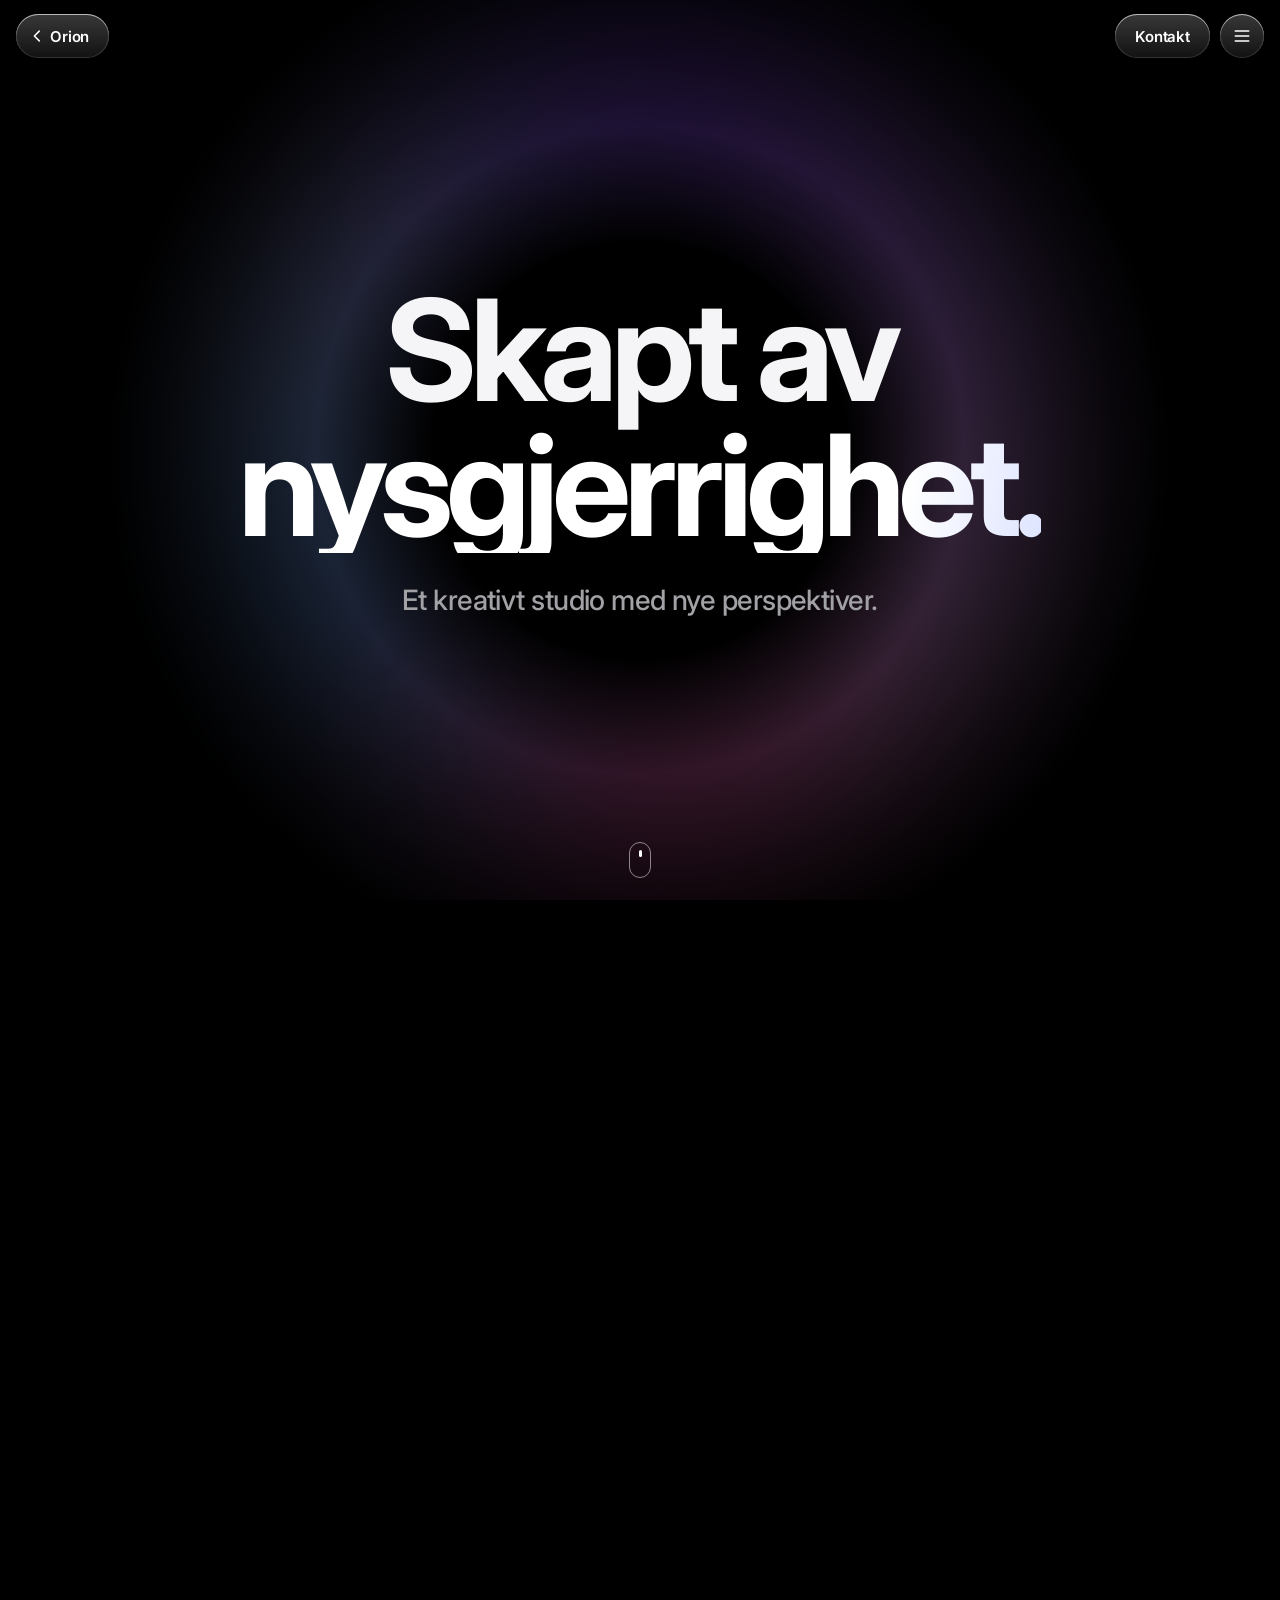
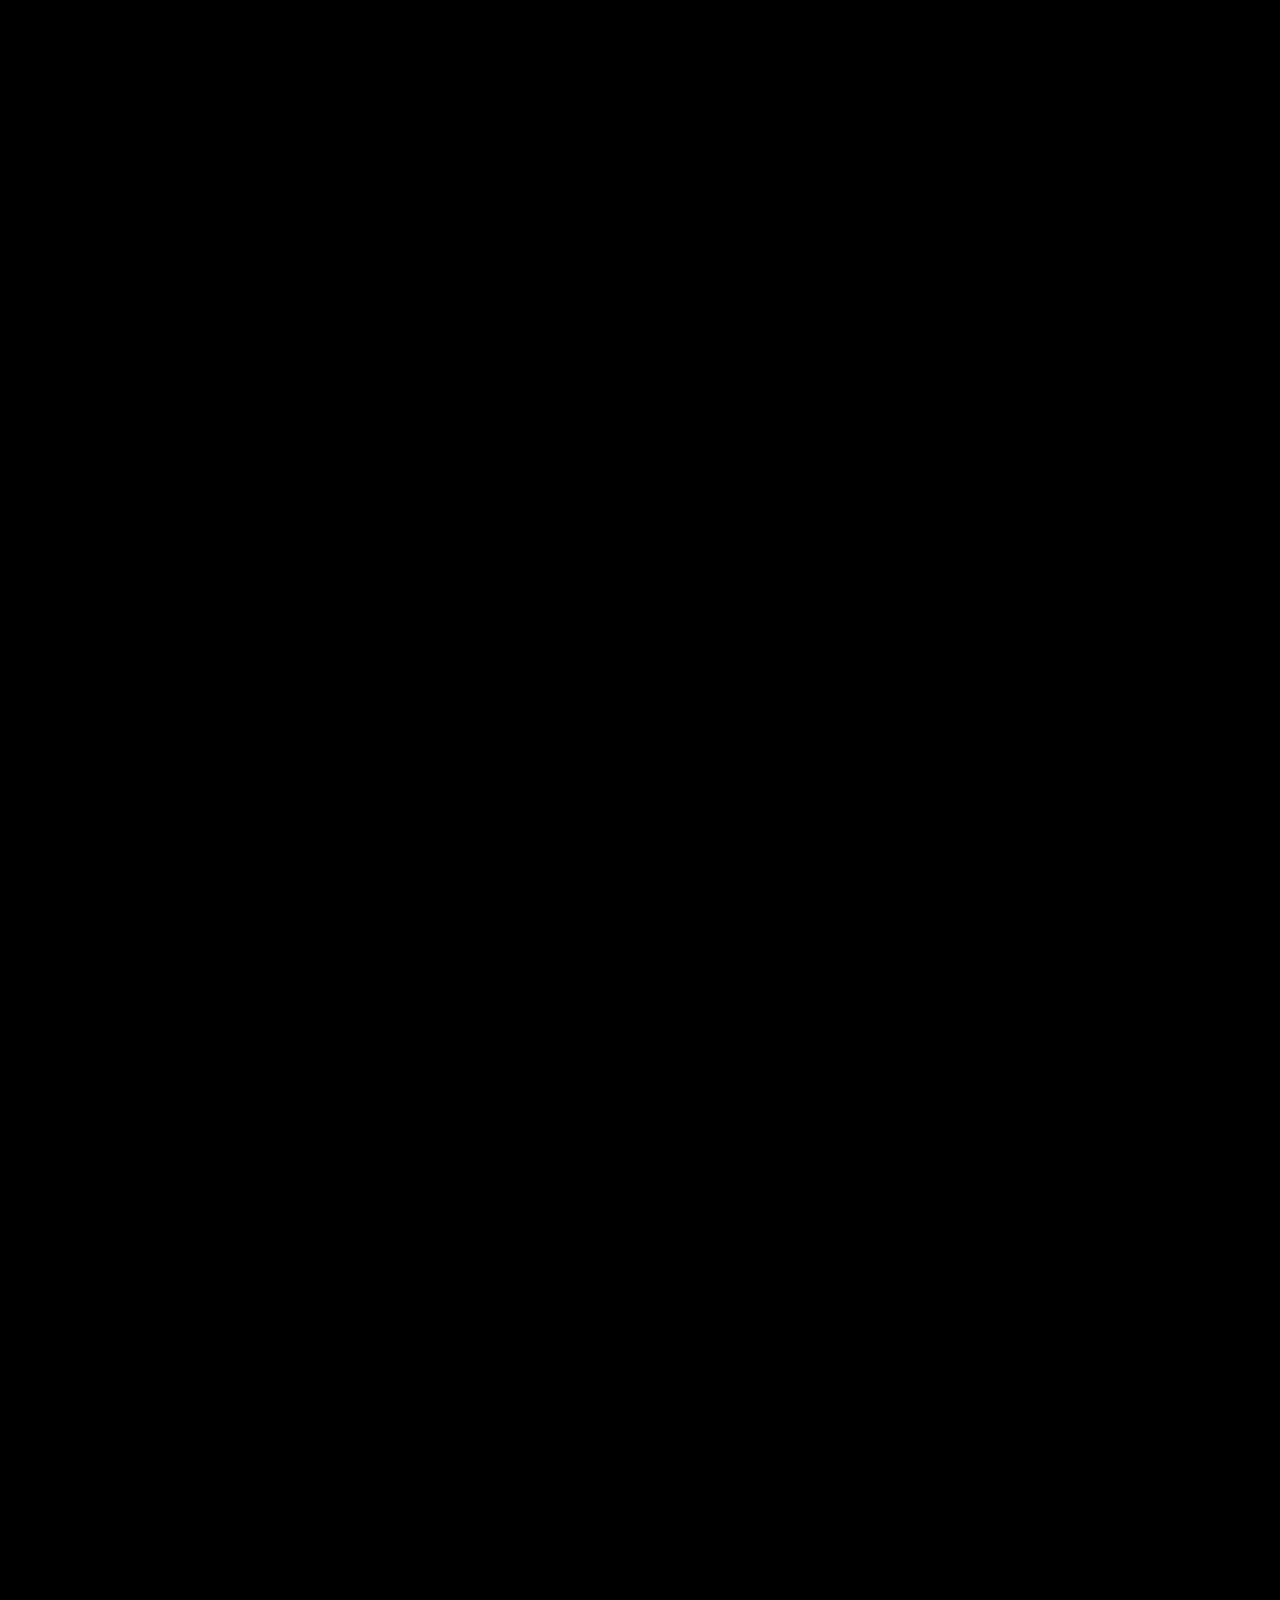
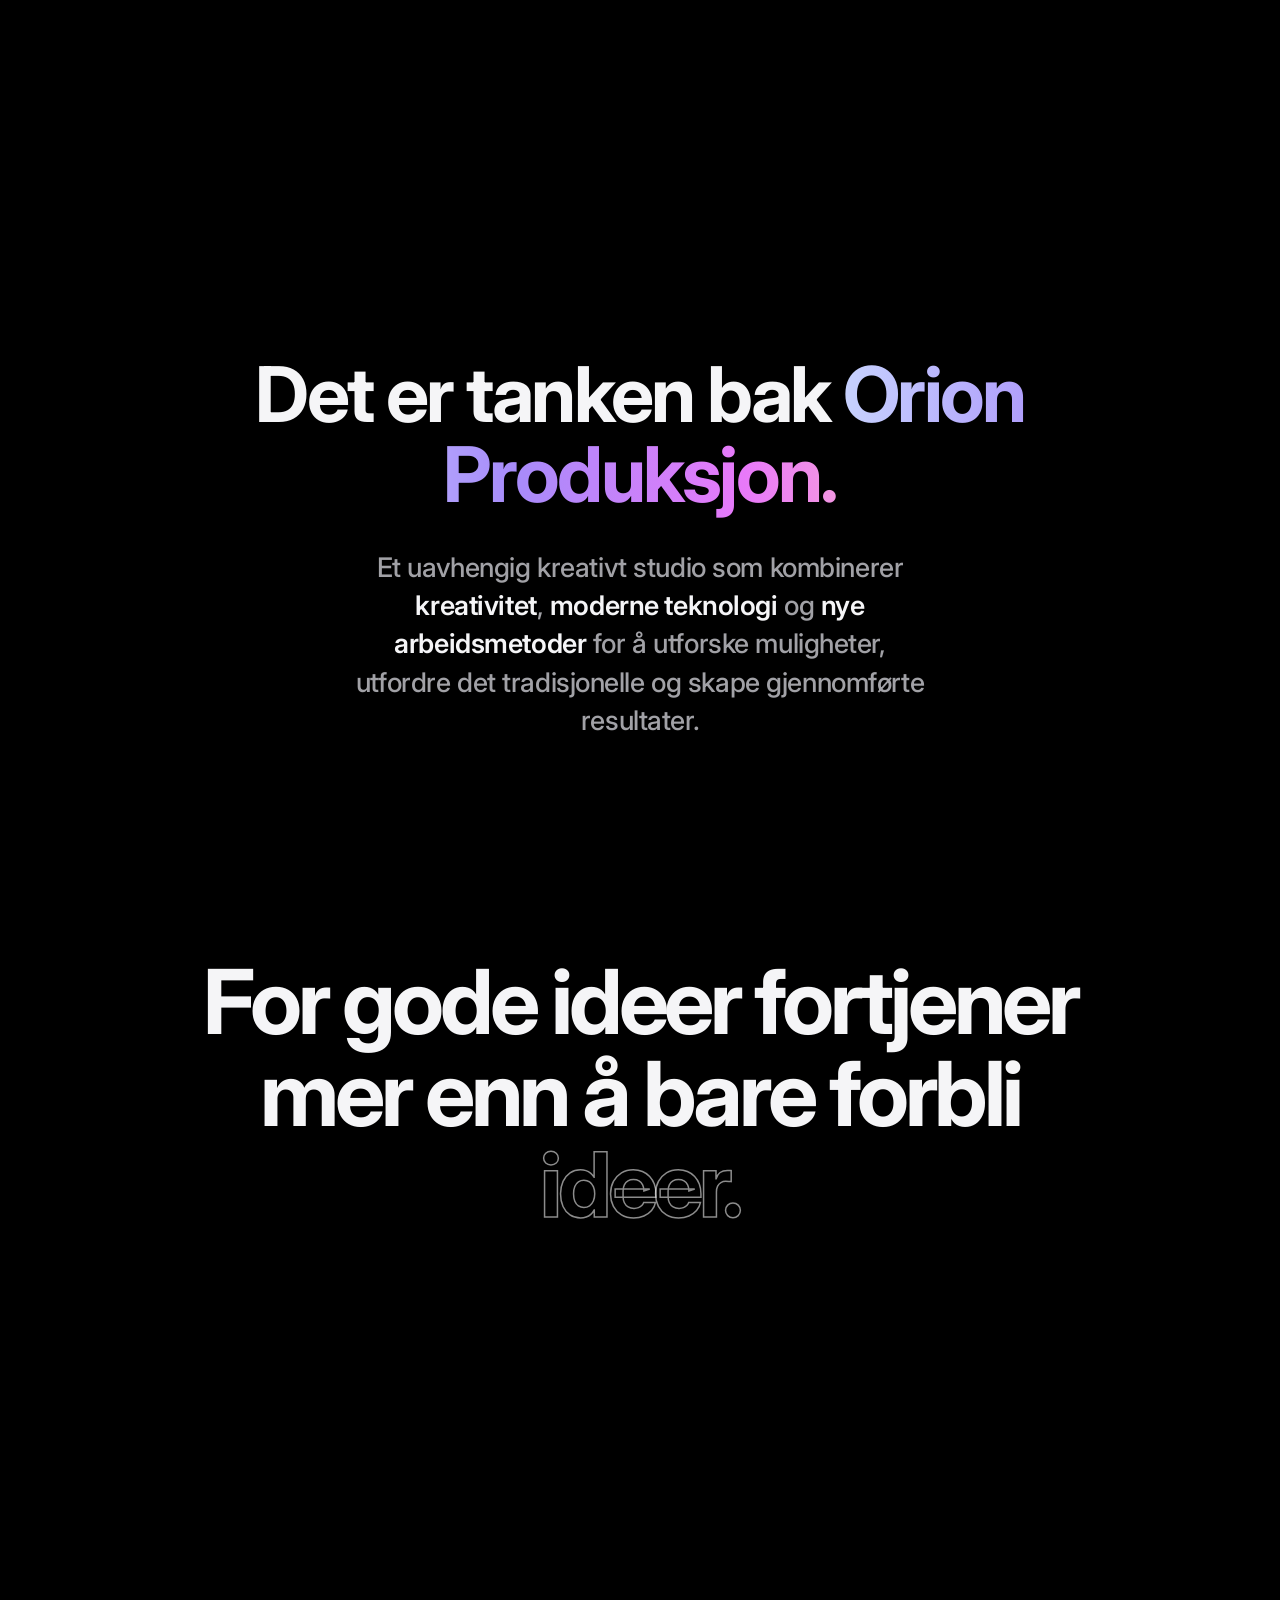
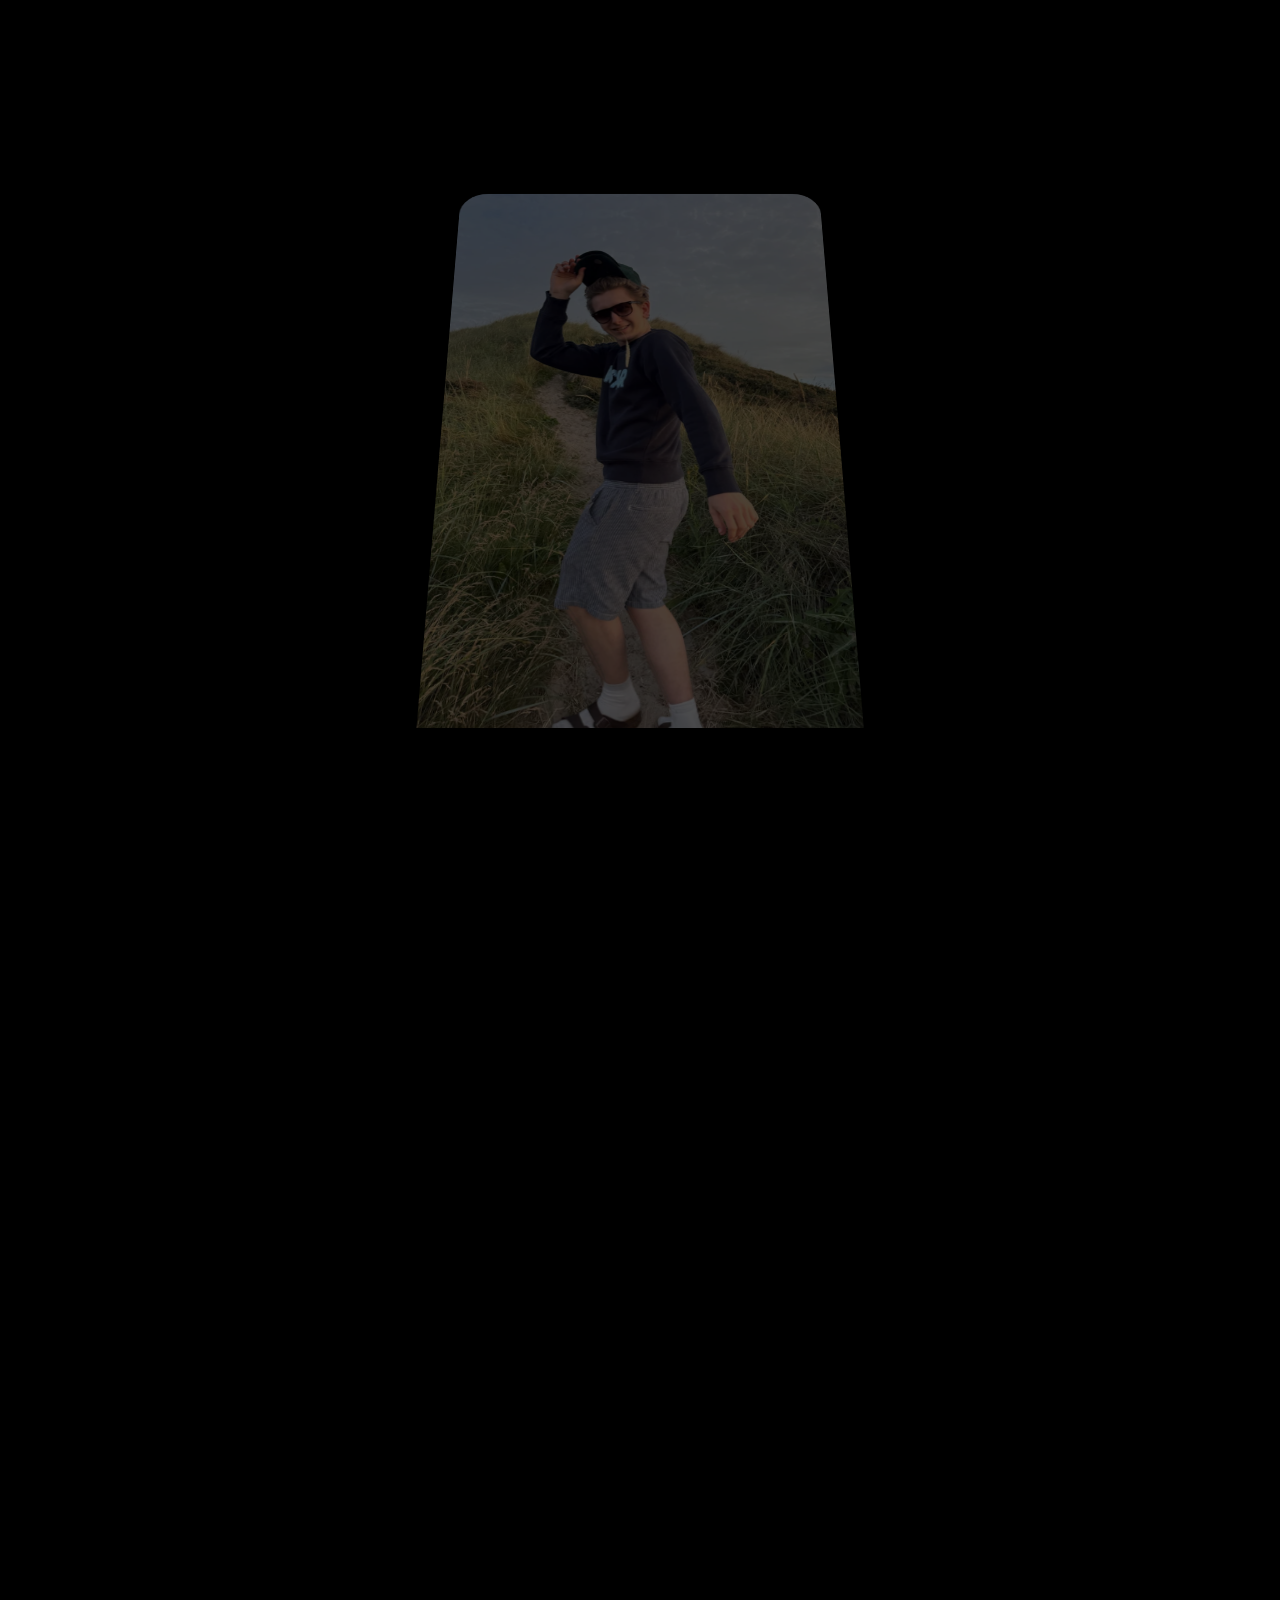
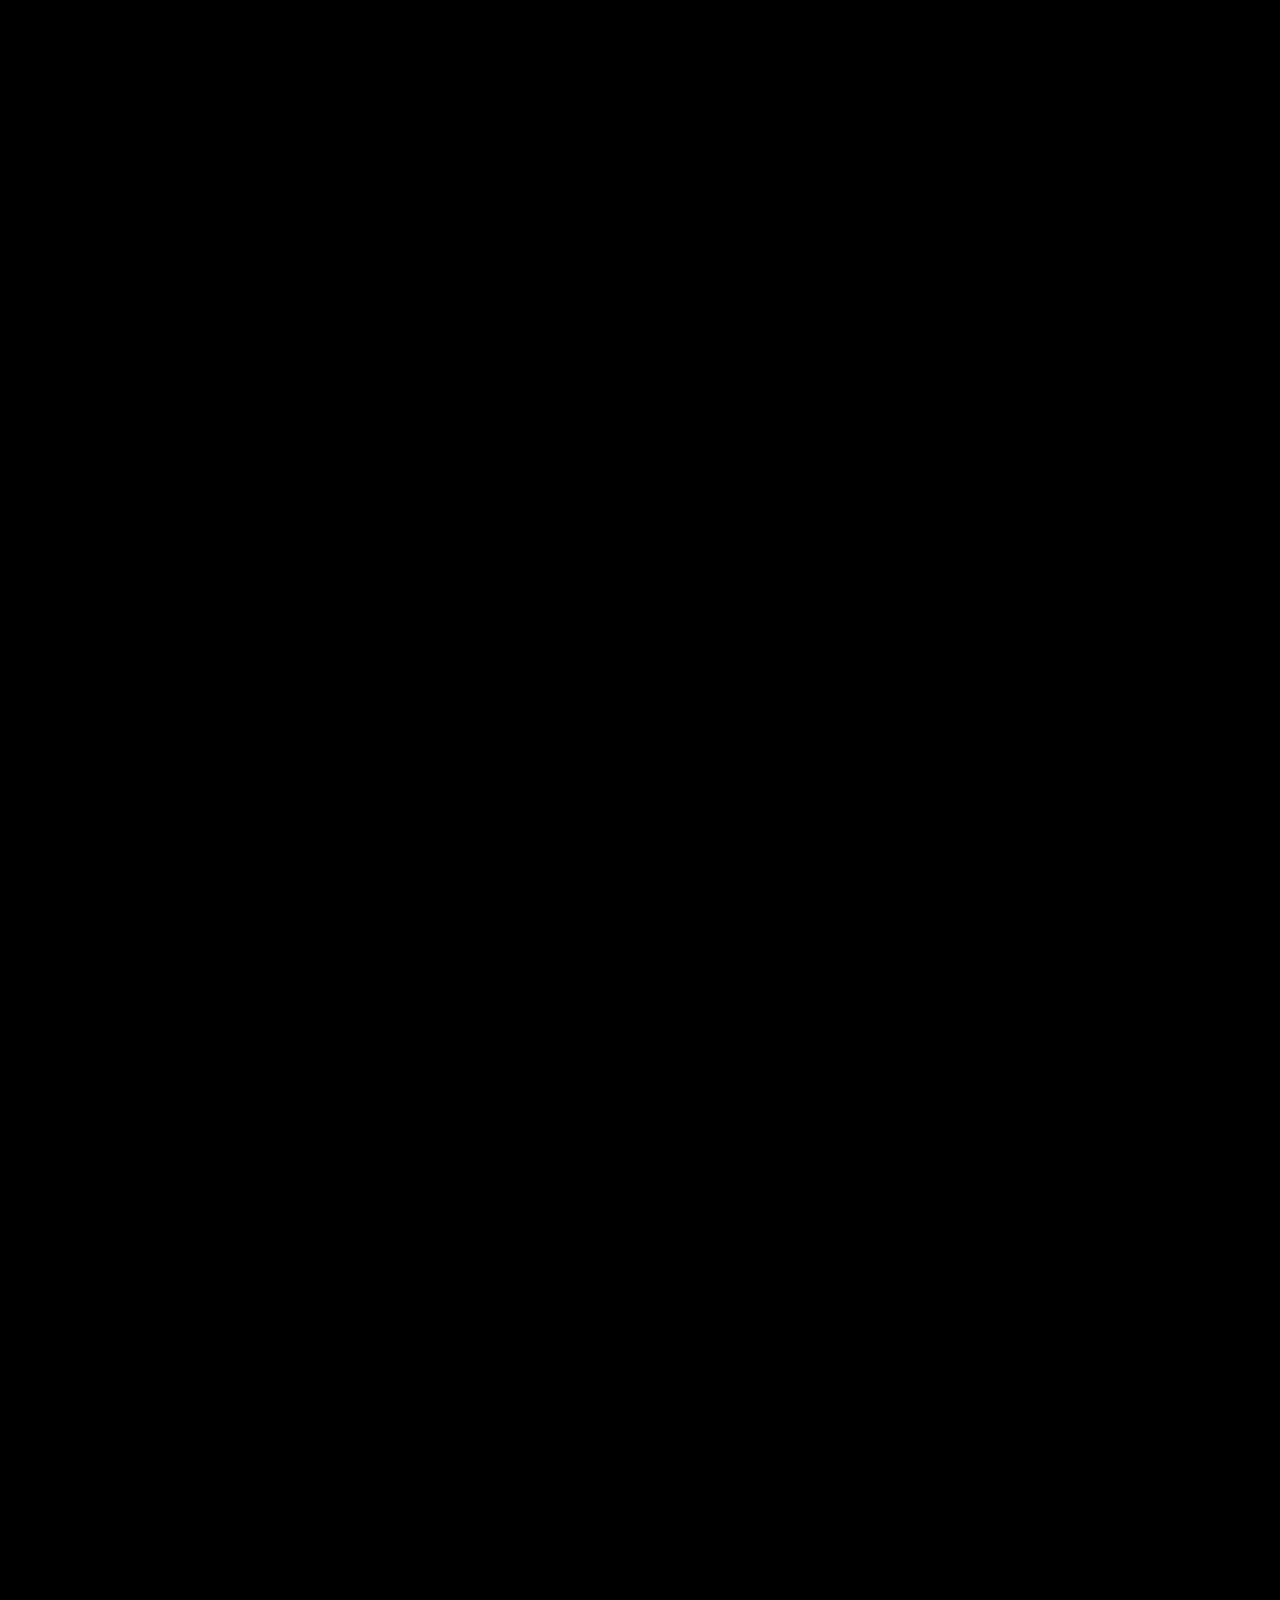
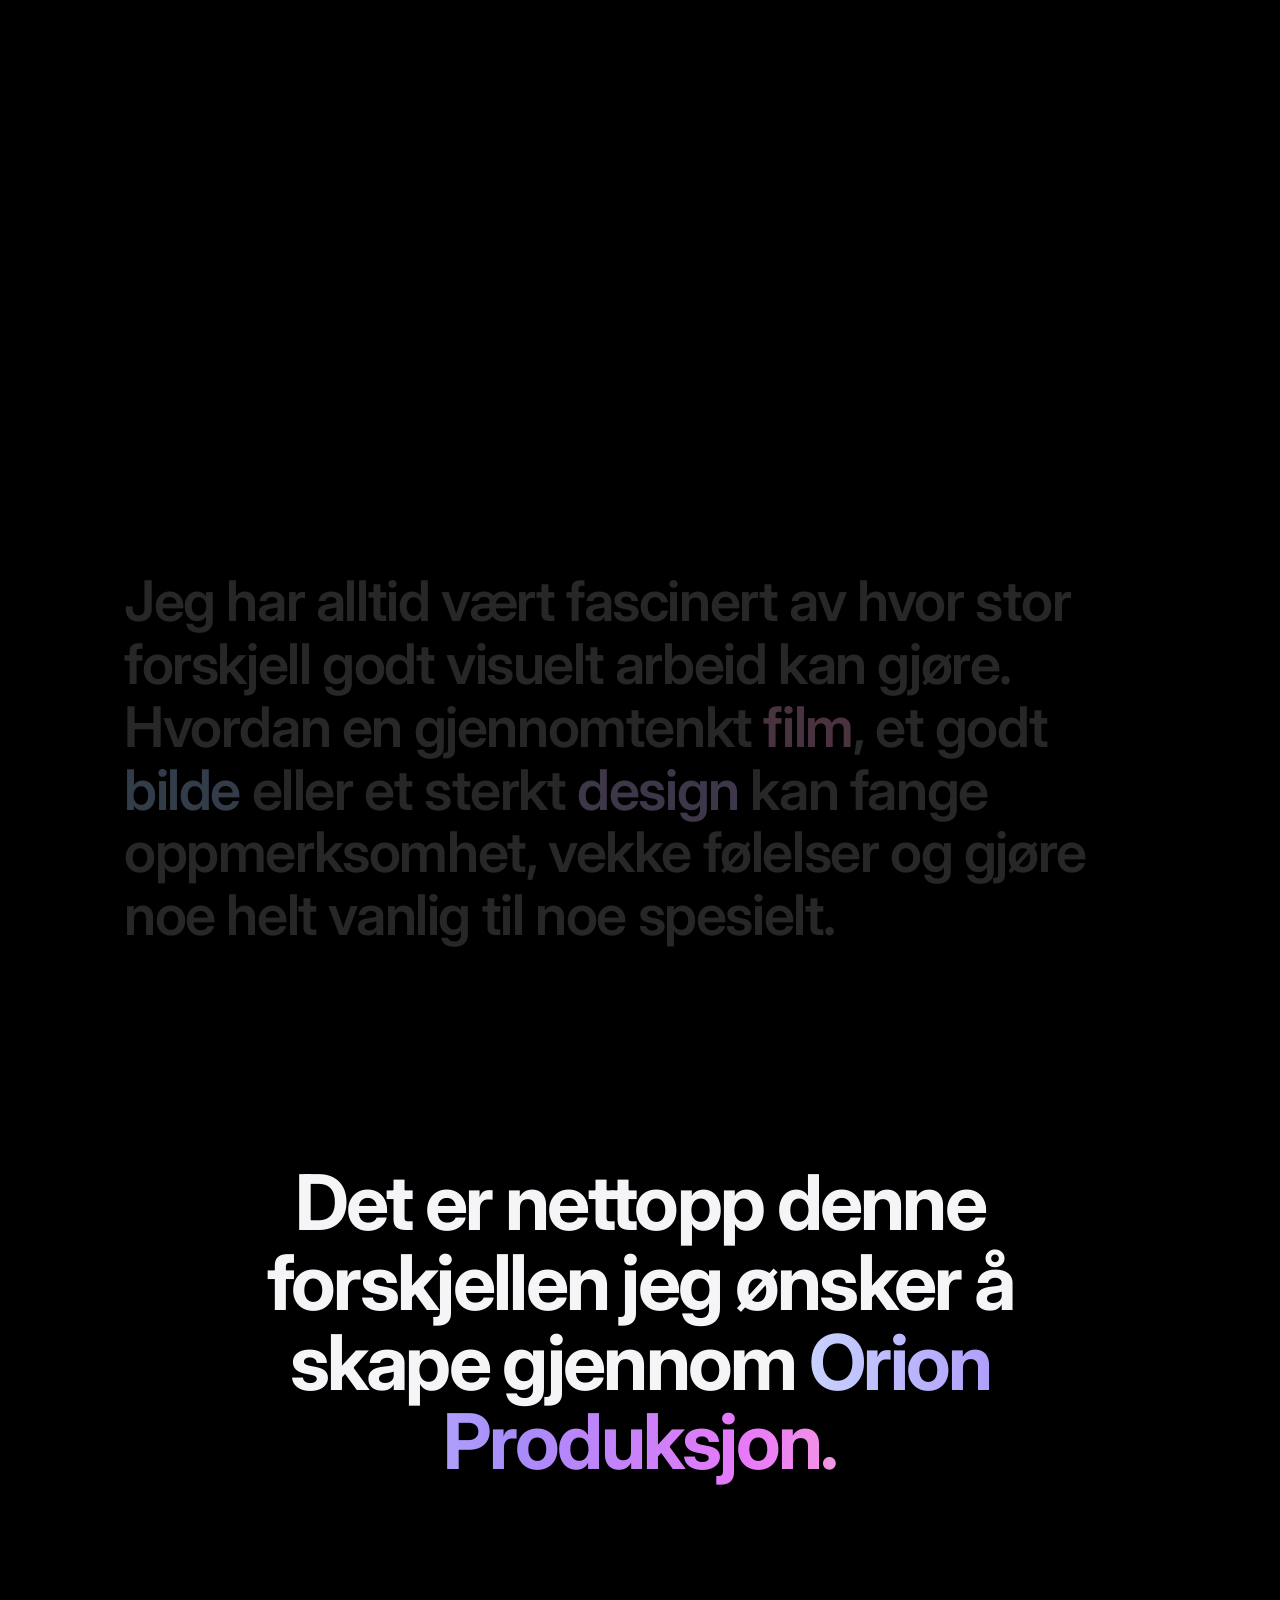
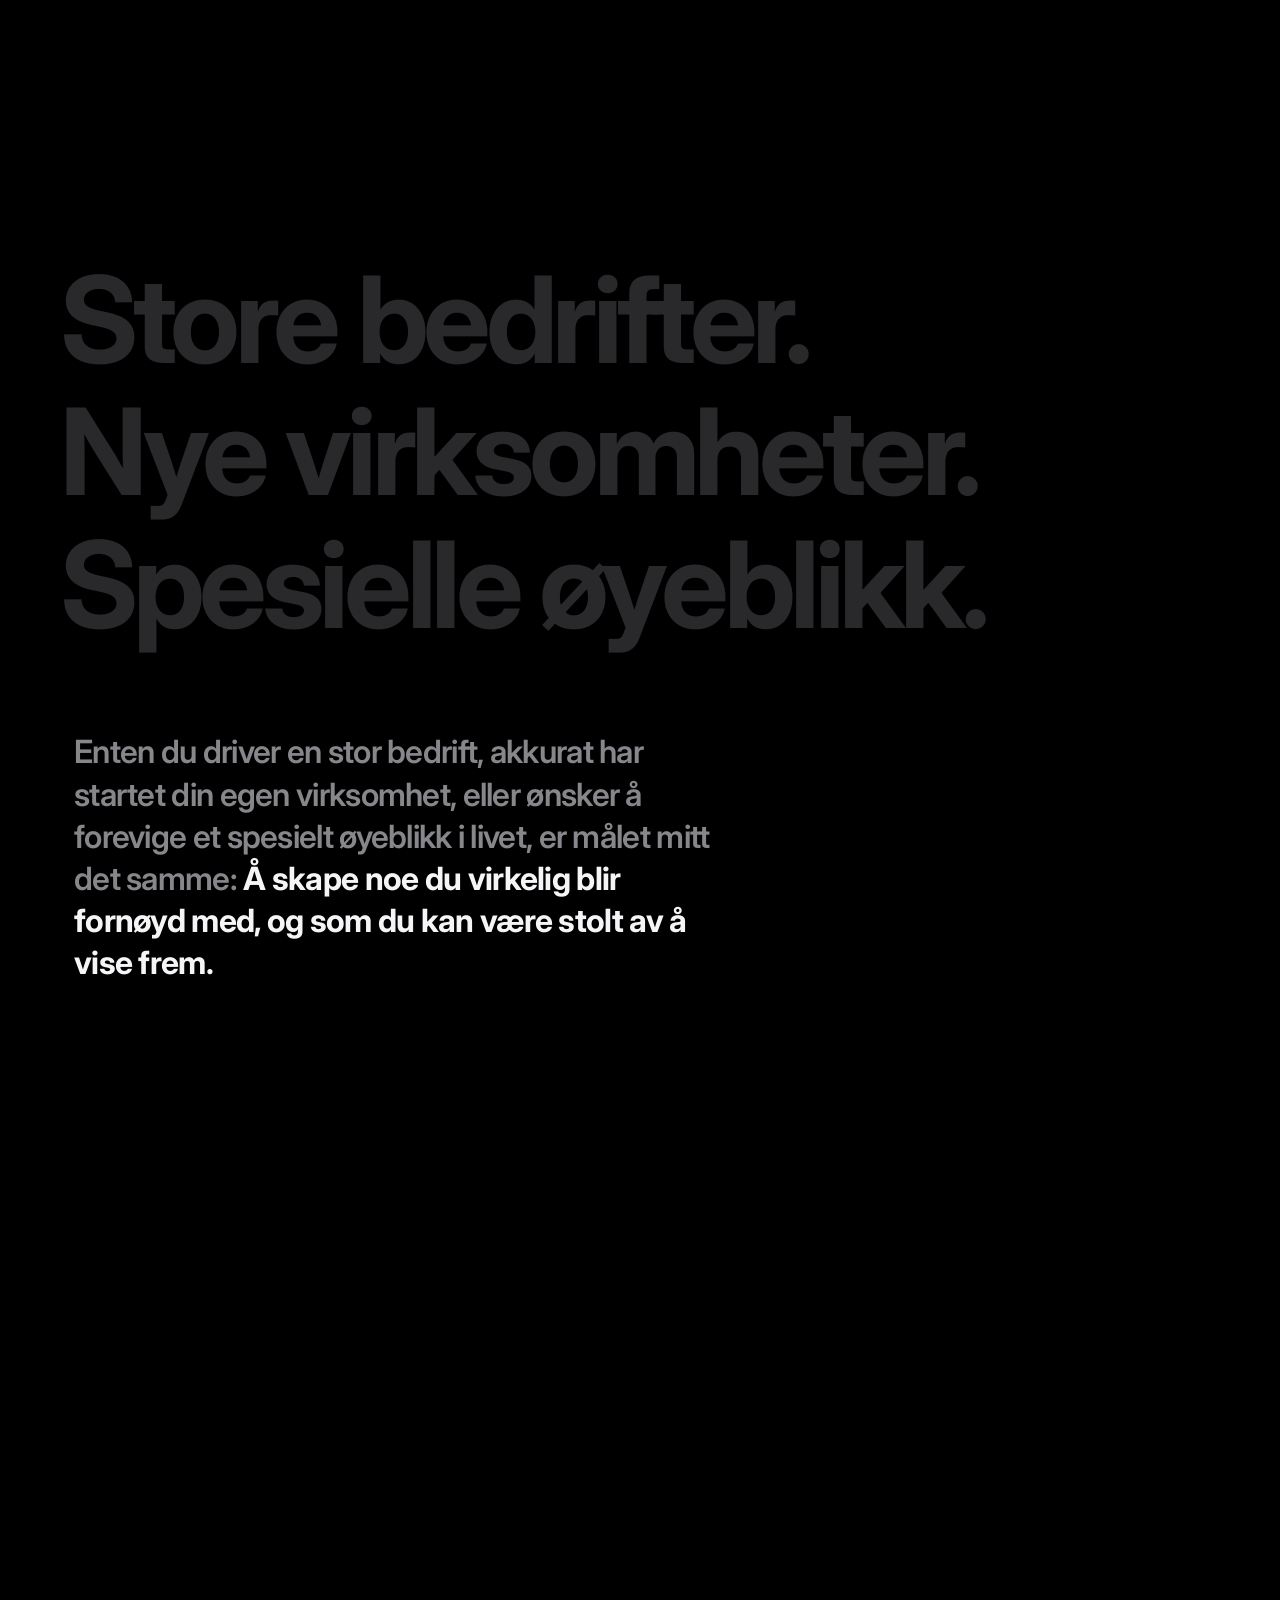
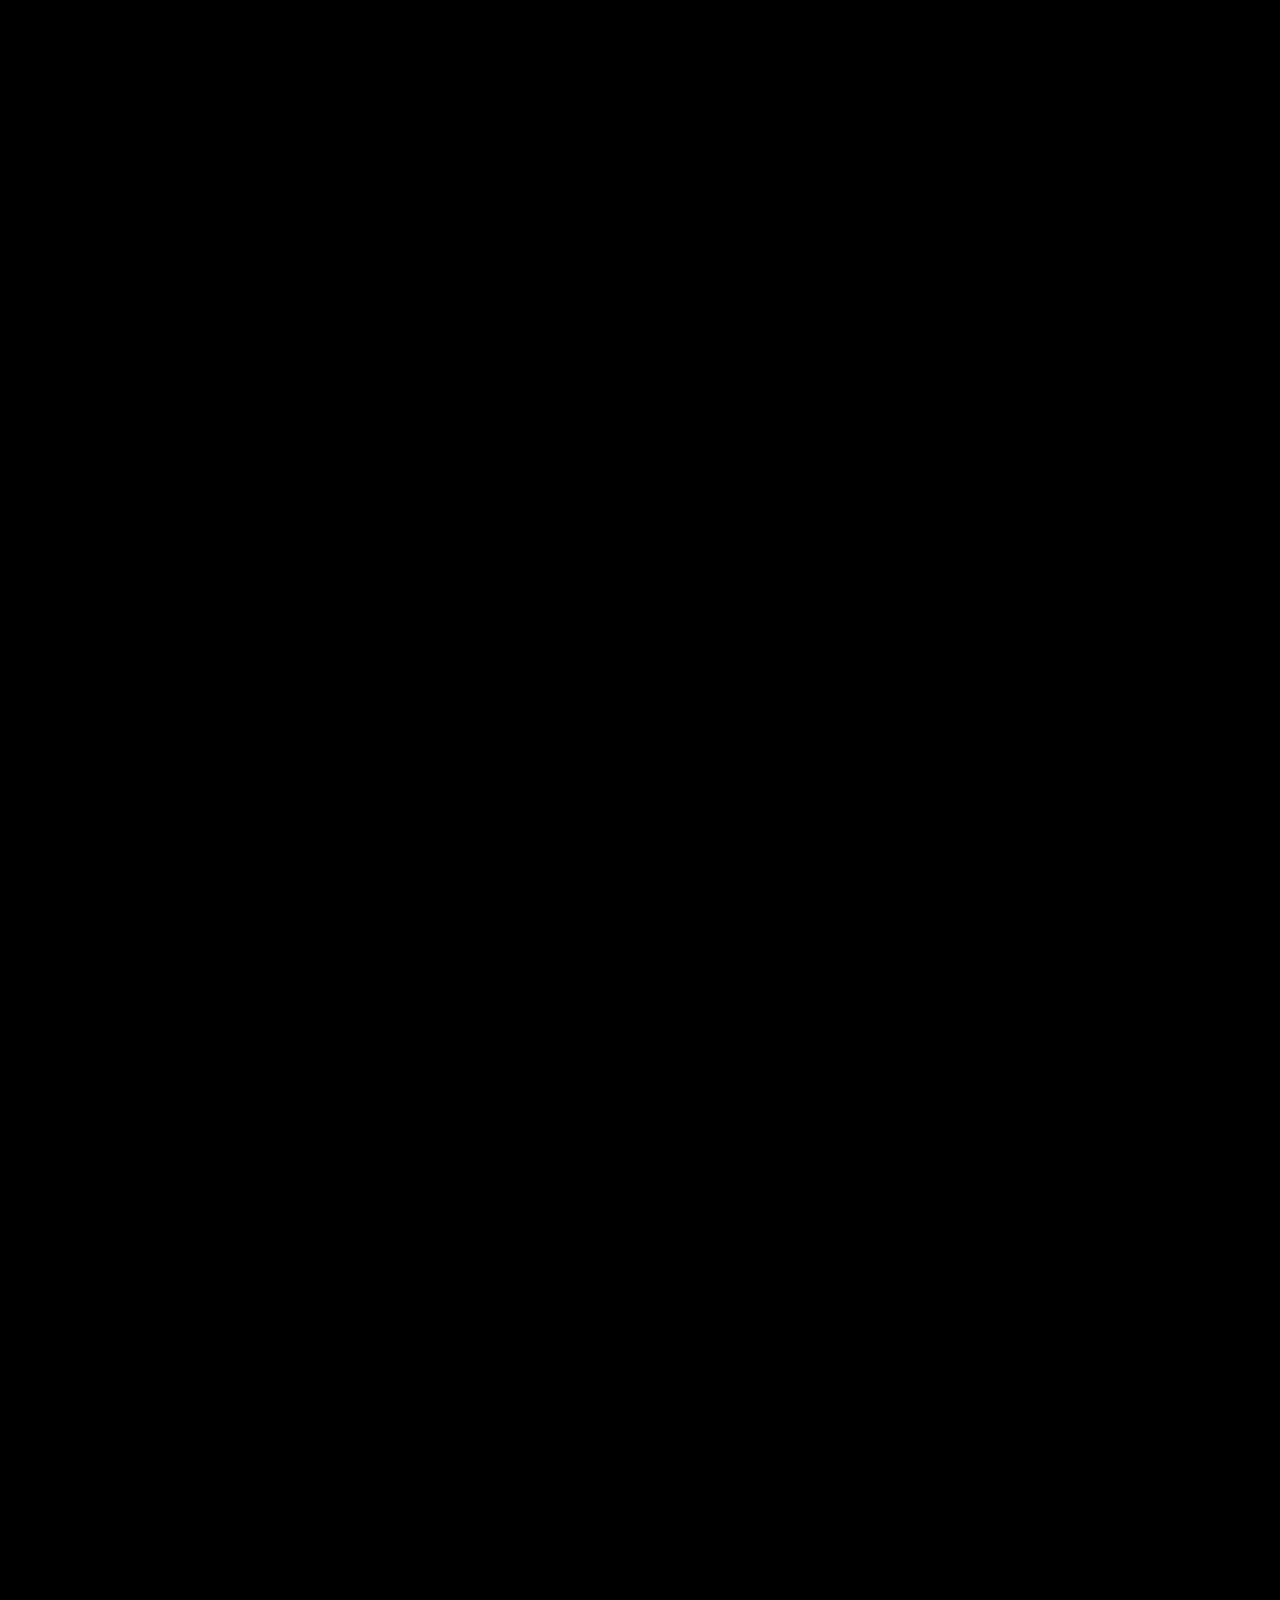
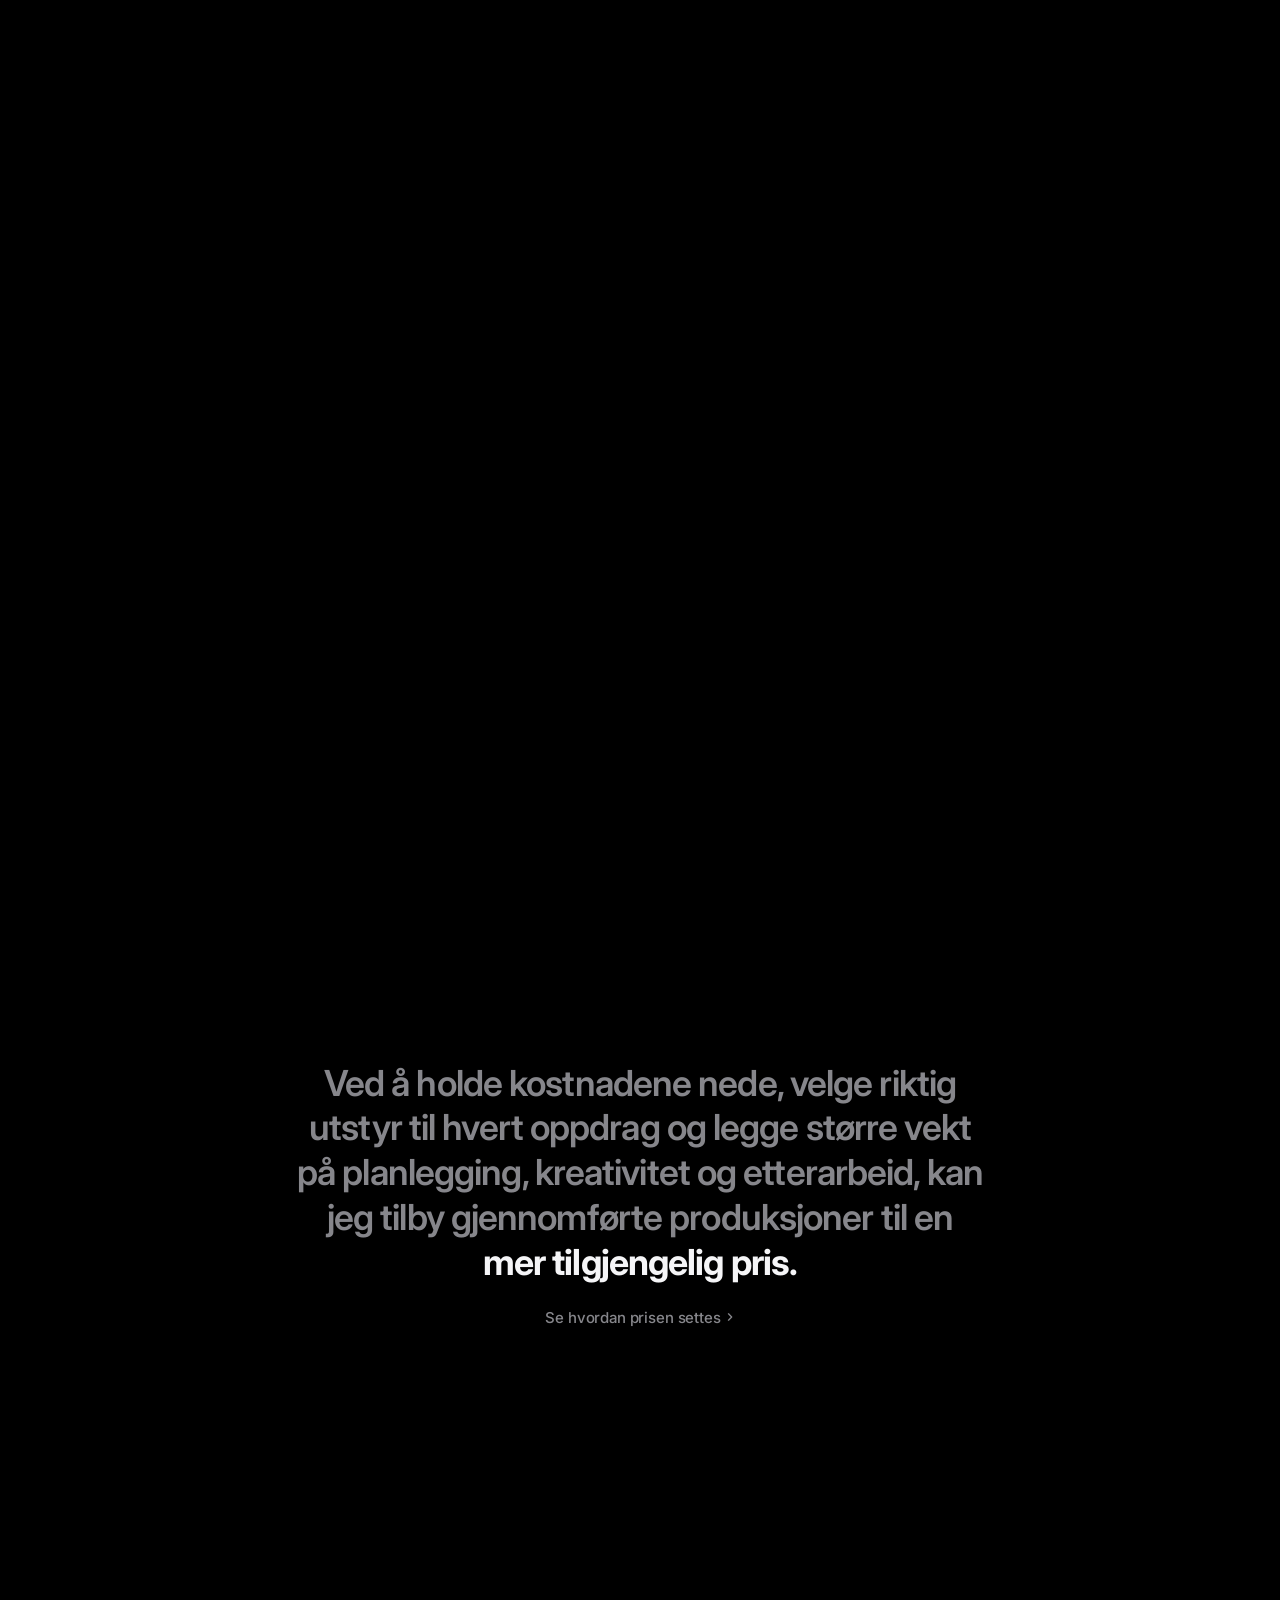
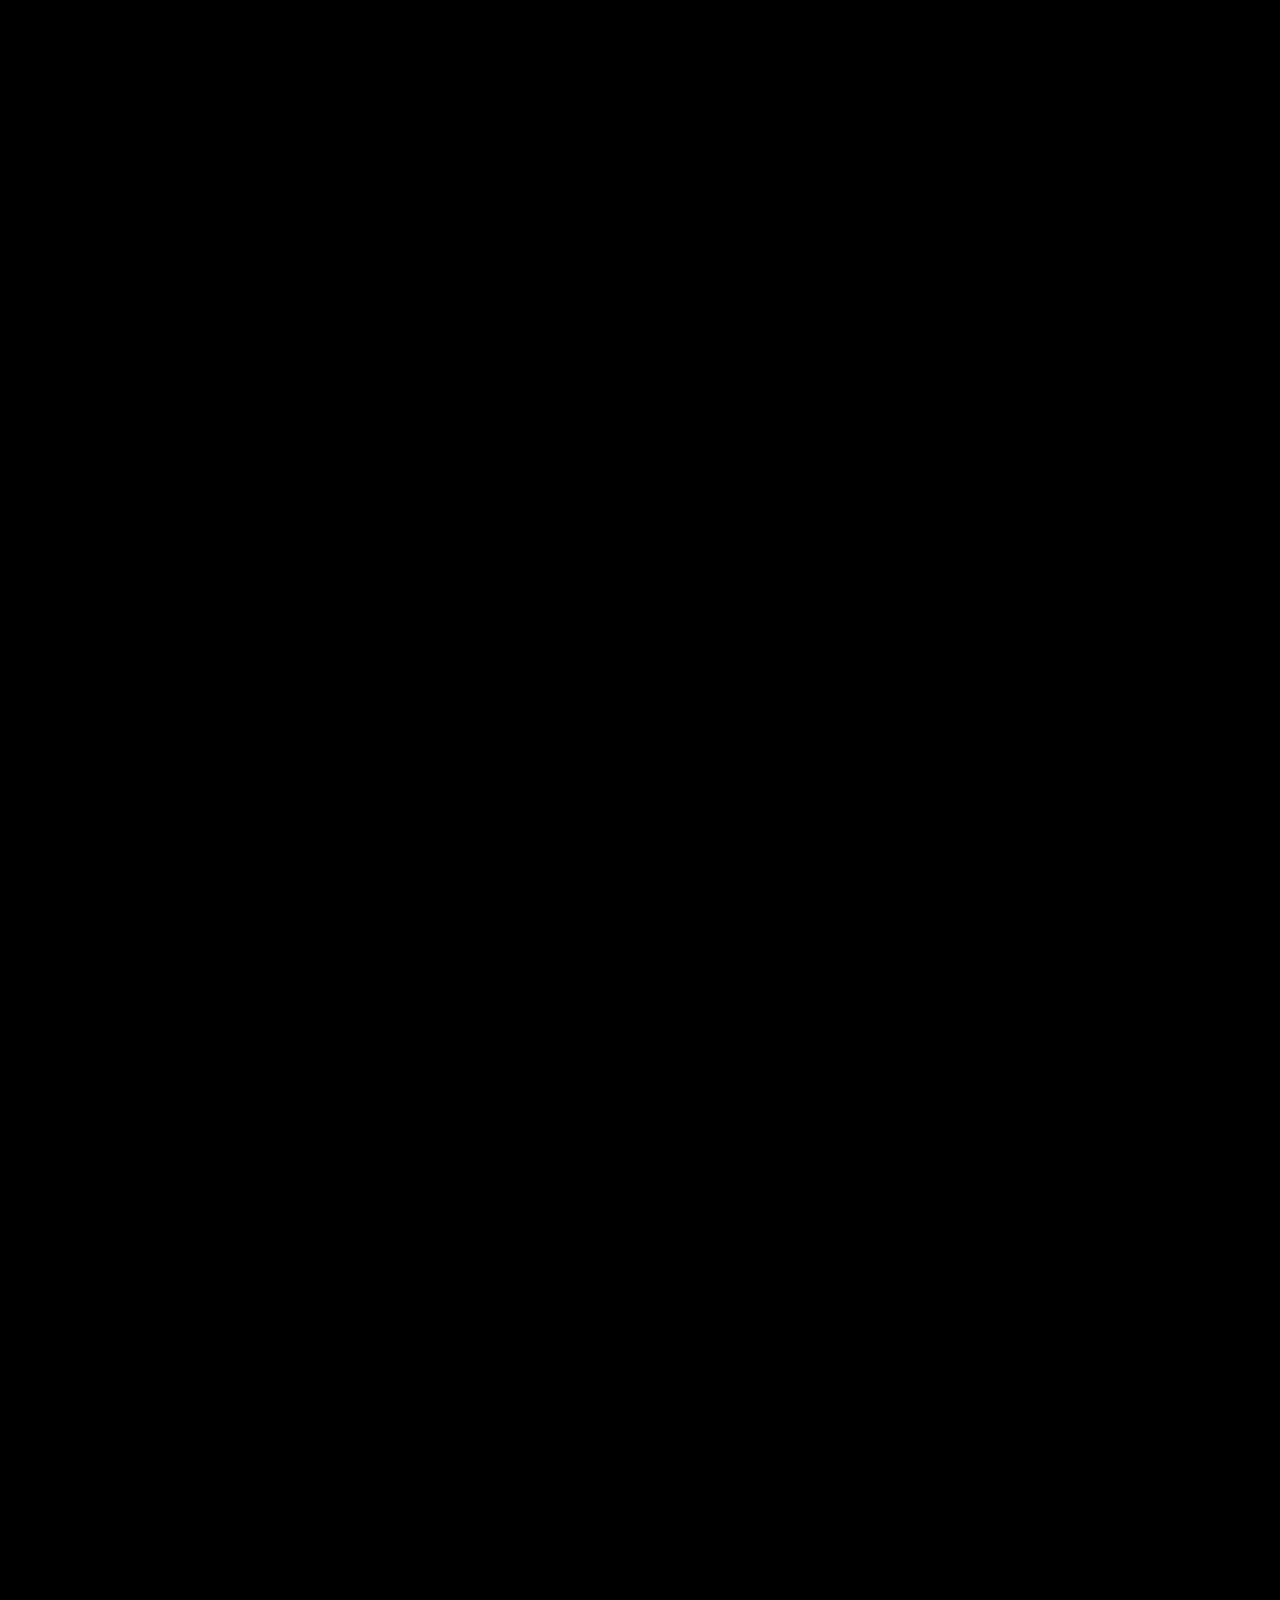
<file: om.html>
<!doctype html>
<html lang="no">
<head>
  <meta charset="utf-8">
  <meta name="viewport" content="width=device-width, initial-scale=1, viewport-fit=cover">
  <script>
    /* Lett versjon: alle mobiler/nettbrett, svake maskiner (≤ 4 GB minne), sparemodus, treg tilkobling eller lav bildefrekvens
       får html.lite – samme design, men uten de tyngste effektene. Test med ?lite eller ?full (huskes i fanen). */
    (function () { try {
      var d = document.documentElement, n = navigator, c = n.connection || {}, q = location.search, k = 'orion-lite', s = sessionStorage, m;
      if (matchMedia('(pointer: coarse)').matches) d.classList.add('touch');   // mobil/nettbrett
      if (/[?&]full\b/.test(q)) s.setItem(k, '0'); else if (/[?&]lite\b/.test(q)) s.setItem(k, '1');
      m = s.getItem(k);
      // to versjoner: PC får alltid den fulle, telefon/nettbrett alltid den lette (?lite / ?full overstyrer)
      if (m ? m === '1' : d.classList.contains('touch')) d.classList.add('lite');
    } catch (e) {} })();
  </script>
  <title>Om Orion – Orion Produksjon</title>
  <meta name="description" content="Orion Elias Scromeda – mannen bak Orion Produksjon. Gjennomførte produksjoner til en mer tilgjengelig pris.">
  <link rel="preconnect" href="https://fonts.googleapis.com">
  <link rel="preconnect" href="https://fonts.gstatic.com" crossorigin>
  <link href="https://fonts.googleapis.com/css2?family=Inter:opsz,wght@14..32,400;14..32,500;14..32,600;14..32,700&display=swap" rel="stylesheet">
  <link rel="stylesheet" href="css/om.css">
</head>
<body id="top">
  <!-- Topplinje -->
  <header class="om-top">
    <a class="om-pill om-back" href="index.html" aria-label="Tilbake til forsiden">
      <svg viewBox="0 0 24 24" aria-hidden="true"><path d="M15 5.5L8.5 12l6.5 6.5" fill="none" stroke="currentColor" stroke-width="2" stroke-linecap="round" stroke-linejoin="round"/></svg>
      <span>Orion</span>
    </a>
    <div class="om-right">
      <a class="om-pill" href="index.html?kontakt">Kontakt</a>
    <button class="om-pill menu-btn" type="button" aria-label="Meny" aria-expanded="false" aria-controls="meny">
      <svg viewBox="0 0 24 24" fill="none" stroke="currentColor" stroke-width="2" stroke-linecap="round" aria-hidden="true">
        <line class="l l1" x1="4" y1="6" x2="20" y2="6"/><line class="l l2" x1="4" y1="12" x2="20" y2="12"/><line class="l l3" x1="4" y1="18" x2="20" y2="18"/>
      </svg>
    </button>
    </div>
  </header>
  <div class="topbar">
    <div class="nav-scrim" aria-hidden="true"></div>
    <nav class="nav" id="meny" aria-label="Hovedmeny">
      <div class="mm">
        <div class="mm-pane mm-main">
          <div class="mm-col mm-primary">
            <h2 class="mm-label">Tjenester</h2>
            <ul class="mm-big">
              <li style="--k:0"><a href="om.html">Om</a></li>
              <li style="--k:1"><a class="mm-more" href="tjenester.html#film" aria-controls="mm-film"><span class="mm-more-text">Film og videoproduksjon<small>3 tjenester · Film, foto &amp; drone, design</small></span><span class="mm-badge" aria-hidden="true"><svg class="mm-chev" viewBox="0 0 24 24" aria-hidden="true"><path d="M9 5.5l6.5 6.5L9 18.5" fill="none" stroke="currentColor" stroke-width="2" stroke-linecap="round" stroke-linejoin="round"/></svg></span></a></li>
              <li style="--k:2"><a class="mm-soon" role="link" aria-disabled="true" tabindex="0">Nettsider &amp; digitale løsninger<span class="soon-wrap"><span class="soon-tag">Kommer snart</span></span></a></li>
              <li style="--k:3"><a class="mm-soon" role="link" aria-disabled="true" tabindex="0">Markedsføring &amp; strategi<span class="soon-wrap"><span class="soon-tag">Kommer snart</span></span></a></li>
              <li style="--k:4"><a class="mm-soon" role="link" aria-disabled="true" tabindex="0">AI &amp; automatisering<span class="soon-wrap"><span class="soon-tag">Kommer snart</span></span></a></li>
              <li style="--k:5"><a class="mm-soon" role="link" aria-disabled="true" tabindex="0">App<span class="soon-wrap"><span class="soon-tag">Kommer</span></span></a></li>
              <li style="--k:6"><a href="prisgrunnlaget.html">Prisgrunnlaget</a></li>
            </ul>
          </div>
          <div class="mm-col mm-secondary mm-film-col" style="--k:5">
            <h2 class="mm-label">Film og videoproduksjon</h2>
            <ul class="mm-small"><li><a href="tjenester.html#film">Film &amp; videoproduksjon</a></li><li><a href="tjenester.html#foto">Foto &amp; drone</a></li><li><a href="tjenester.html#design">Grafisk design &amp; animasjon</a></li></ul>
          </div>
          <div class="mm-col mm-secondary" style="--k:6">
            <h2 class="mm-label">Kom i gang</h2>
            <ul class="mm-small">
              <li><a href="index.html?kontakt">Ta kontakt</a></li>
              <li><a href="index.html?kontakt">Diskuter en idé</a></li>
              <li><a href="index.html?pris">Beregn en pris</a></li>
              <li><a href="prisgrunnlaget.html">Prisgrunnlaget</a></li>
            </ul>
          </div>
        </div>
        <div class="mm-pane mm-sub" id="mm-film">
          <button class="mm-back" type="button"><svg viewBox="0 0 24 24" aria-hidden="true"><path d="M15 5.5L8.5 12l6.5 6.5" fill="none" stroke="currentColor" stroke-width="2" stroke-linecap="round" stroke-linejoin="round"/></svg><span>Tjenester</span></button>
          <h2 class="mm-label">Film og videoproduksjon</h2>
          <ul class="mm-big"><li style="--k:0"><a href="tjenester.html#film">Film &amp; videoproduksjon</a></li><li style="--k:1"><a href="tjenester.html#foto">Foto &amp; drone</a></li><li style="--k:2"><a href="tjenester.html#design">Grafisk design &amp; animasjon</a></li></ul>
        </div>
      </div>
    </nav>
  </div>

  <main>
    <!-- 0. Intro: «Skapt av nysgjerrighet.» -->
    <section class="intro" aria-labelledby="intro-title">
      <div class="intro-pin">
        <div class="halo" aria-hidden="true"><i></i><i></i></div>
        <div class="intro-inner">
          <h1 class="intro-title" id="intro-title"><span class="it-a">Skapt av</span> <span class="it-b">nysgjerrighet.</span></h1>
          <p class="intro-sub">Et kreativt studio med nye perspektiver.</p>
        </div>
        <div class="scroll-hint" aria-hidden="true"><span></span></div>
      </div>
    </section>

    <!-- Film, design og teknologi møtes -->
    <section class="merge" aria-label="Film, design og teknologi">
      <div class="merge-pin">
        <div class="trio" aria-hidden="true">
          <span class="tw t1" data-text="Film.">Film.</span>
          <span class="tw t2" data-text="Design.">Design.</span>
          <span class="tw t3" data-text="Teknologi.">Teknologi.</span>
        </div>
        <p class="merge-q" data-merge-lit>Hva skjer når interessen for <em class="c-red">film</em>, <em class="c-blue">design</em> og <em class="c-purple">teknologi</em> møtes med et ønske om å gjøre ting litt annerledes?</p>
      </div>
    </section>

    <!-- Tanken -->
    <section class="block center thought">
      <h2 class="statement reveal">Det er tanken bak <span class="grad">Orion Produksjon.</span></h2>
      <p class="body-lg thought-body reveal" style="--d:.12s">Et uavhengig kreativt studio som kombinerer <strong>kreativitet</strong>, <strong>moderne teknologi</strong> og <strong>nye arbeidsmetoder</strong> for å utforske muligheter, utfordre det tradisjonelle og skape gjennomførte resultater.</p>
    </section>

    <section class="block center ideas-block">
      <p class="ideas reveal">For gode ideer fortjener mer enn å bare forbli <span class="ideas-word" data-text="ideer.">ideer.</span></p>
    </section>

    <!-- 1. Portrett: 9:16 → 16:9 i full 4K-kvalitet, så flyr navnet inn bak Orion -->
    <section class="pix" aria-labelledby="hei">
      <div class="pix-pin">
        <div class="pix-stage">
          <div class="pix-photo">
          <img class="pix-bg" src="img/orion-bg-hd.webp" srcset="img/orion-bg-sm.webp 1000w, img/orion-bg-hd.webp 1920w, img/orion-bg-4k.webp 3840w" sizes="100vw" alt="" aria-hidden="true" decoding="async" fetchpriority="low">
          <div class="pix-name" aria-hidden="true">ORION ELIAS</div>
          <img class="pix-cut" src="img/orion-cut-hd.webp" srcset="img/orion-cut-sm.webp 1000w, img/orion-cut-hd.webp 1920w, img/orion-cut-4k.webp 3840w" sizes="100vw" decoding="async"
               alt="Orion Elias Scromeda i solbriller og caps på en sti mellom sanddyner, med et strå i munnen">
          </div>
        </div>
        <div class="pix-text">
          <p class="hero-kicker">Om Orion</p>
          <h2 id="hei" class="hero-h"><span class="hi">Hei!</span> Jeg heter <span class="name">Orion&nbsp;Elias Scromeda.</span></h2>
        </div>
      </div>
    </section>

    <!-- 2. Ordene lyses opp mens man skroller -->
    <section class="block lit-block">
      <p class="lit" data-lit>Jeg har alltid vært fascinert av hvor stor forskjell godt visuelt arbeid kan gjøre. Hvordan en gjennomtenkt <em class="c-red">film</em>, et godt <em class="c-blue">bilde</em> eller et sterkt <em class="c-purple">design</em> kan fange oppmerksomhet, vekke følelser og gjøre noe helt vanlig til noe spesielt.</p>
    </section>

    <!-- 3. Stor uttalelse -->
    <section class="block center">
      <h2 class="statement reveal">Det er nettopp denne forskjellen jeg ønsker å skape gjennom <span class="grad">Orion Produksjon.</span></h2>
    </section>

    <!-- 4. For hvem: tre store linjer som lyses opp etter hverandre -->
    <section class="who" aria-labelledby="who-t">
      <h2 class="visually-hidden" id="who-t">Hvem jeg lager for</h2>
      <p class="who-kicker reveal">Uansett hvem du er</p>
      <ul class="who-list" data-steps>
        <li class="wl" style="--c1:#ff8a65;--c2:#ff3d6e" data-t="Store bedrifter.">Store bedrifter.</li>
        <li class="wl" style="--c1:#ffd36e;--c2:#ff8a3d" data-t="Nye virksomheter.">Nye virksomheter.</li>
        <li class="wl" style="--c1:#c4a1ff;--c2:#6e7bff" data-t="Spesielle øyeblikk.">Spesielle øyeblikk.</li>
      </ul>
      <p class="who-body reveal">Enten du driver en stor bedrift, akkurat har startet din egen virksomhet, eller ønsker å forevige et spesielt øyeblikk i livet, er målet mitt det samme: <strong>Å skape noe du virkelig blir fornøyd med, og som du kan være stolt av å vise frem.</strong></p>
    </section>

    <!-- 5–6. Fargefelt som fyller skjermen og skifter farge mens man skroller -->
    <section class="field" aria-label="Kvalitet for alle">
      <div class="field-pin">
        <div class="field-bg" aria-hidden="true"><i class="fb1"></i><i class="fb2"></i><i class="fb3"></i></div>
        <div class="field-slide fs1">
          <p class="field-big">Men god kvalitet bør ikke være forbeholdt dem med de største budsjettene.</p>
        </div>
        <div class="field-slide fs2">
          <p class="field-pre">Pris er ofte det som hindrer gode ideer i å bli virkelighet. Derfor bygger Orion Produksjon på en enkel tanke:</p>
          <h2 class="field-big">Bruk ressursene der de faktisk utgjør en&nbsp;forskjell.</h2>
        </div>
        <a class="more field-more" href="index.html?pris">Les mer om pris<svg viewBox="0 0 12 12" aria-hidden="true"><path d="M4.2 2.2 8 6l-3.8 3.8" fill="none" stroke="currentColor" stroke-width="1.6" stroke-linecap="round" stroke-linejoin="round"/></svg></a>
      </div>
    </section>

    <!-- 7. Hvordan – fargede fliser -->
    <section class="block how">
      <p class="how-lead reveal">Ved å holde kostnadene nede, velge riktig utstyr til hvert oppdrag og legge større vekt på planlegging, kreativitet og etterarbeid, kan jeg tilby gjennomførte produksjoner til en <strong>mer tilgjengelig pris.</strong></p>
      <p class="center-more reveal"><a class="more" href="index.html?pris">Se hvordan prisen settes<svg viewBox="0 0 12 12" aria-hidden="true"><path d="M4.2 2.2 8 6l-3.8 3.8" fill="none" stroke="currentColor" stroke-width="1.6" stroke-linecap="round" stroke-linejoin="round"/></svg></a></p>
      <div class="bento">
        <article class="tile reveal t-gear" style="--d:.0s">
          <span class="glyph g-gear" aria-hidden="true"></span>
          <h3>Riktig utstyr til hvert oppdrag.</h3>
          <p>Ikke mer enn jobben krever – ikke mindre heller.</p>
          <a class="more tile-more" href="prisgrunnlaget.html#hvorfor">Om utstyret<svg viewBox="0 0 12 12" aria-hidden="true"><path d="M4.2 2.2 8 6l-3.8 3.8" fill="none" stroke="currentColor" stroke-width="1.6" stroke-linecap="round" stroke-linejoin="round"/></svg></a>
        </article>
        <article class="tile reveal t-plan" style="--d:.08s">
          <span class="glyph g-plan" aria-hidden="true"></span>
          <h3>Planlegging.</h3>
          <p>Godt forarbeid sparer tid, penger og overraskelser.</p>
          <a class="more tile-more" href="prisgrunnlaget.html#budsjett">Slik planlegger vi<svg viewBox="0 0 12 12" aria-hidden="true"><path d="M4.2 2.2 8 6l-3.8 3.8" fill="none" stroke="currentColor" stroke-width="1.6" stroke-linecap="round" stroke-linejoin="round"/></svg></a>
        </article>
        <article class="tile reveal t-create wide" style="--d:.16s">
          <span class="glyph g-spark" aria-hidden="true"></span>
          <h3>Kreativitet og etterarbeid.</h3>
          <p>Her blir godt råmateriale til noe du er stolt av å vise frem.</p>
          <a class="more tile-more" href="tjenester.html#film">Om etterarbeidet<svg viewBox="0 0 12 12" aria-hidden="true"><path d="M4.2 2.2 8 6l-3.8 3.8" fill="none" stroke="currentColor" stroke-width="1.6" stroke-linecap="round" stroke-linejoin="round"/></svg></a>
        </article>
      </div>
    </section>

    <!-- 8. Tillit og erfaring -->
    <section class="block exp">
      <p class="exp-kicker reveal">Pris er ikke alt</p>
      <h2 class="exp-big reveal">Flere års erfaring.</h2>
      <p class="exp-body reveal">Samtidig vet jeg at pris ikke er alt. Det viktigste er å kunne stole på at sluttresultatet blir bra. Med flere års erfaring innen visuell produksjon, design og avansert redigeringsprogramvare har jeg opparbeidet meg en bred kompetanse som gjør det mulig å tilpasse både uttrykk og arbeidsmetoder til ulike prosjekter.</p>
      <ul class="exp-list">
        <li class="reveal" style="--d:.0s"><span class="ex-n">01</span><span class="ex-t">Visuell produksjon</span></li>
        <li class="reveal" style="--d:.08s"><span class="ex-n">02</span><span class="ex-t">Design</span></li>
        <li class="reveal" style="--d:.16s"><span class="ex-n">03</span><span class="ex-t">Avansert redigeringsprogramvare</span> <a class="more ex-more" href="prisgrunnlaget.html#programvare">Les mer om programmer<svg viewBox="0 0 12 12" aria-hidden="true"><path d="M4.2 2.2 8 6l-3.8 3.8" fill="none" stroke="currentColor" stroke-width="1.6" stroke-linecap="round" stroke-linejoin="round"/></svg></a></li>
      </ul>
    </section>

    <!-- 9. Avslutning -->
    <section class="block finale">
      <p class="lit lit-xl" data-lit>For meg handler det ikke om hvor stor produksjonen er, eller hvor dyrt utstyret er. Det handler om hva vi klarer å skape med det vi har.</p>
      <div class="sign">
        <div class="sign-mark"><span class="sign-glow" aria-hidden="true"></span><svg class="mark" viewBox="737 193 380 380" aria-hidden="true"><path d="M857.27,321.28c-20.17,15.69-32.83,38.33-34.85,63.68-3.48,43.7,23.11,84.84,64.56,100.26,32.34,12.03,67.79,4.73,92.7-18.96,15.12-14.38,24.89-33,29.09-53.52,6.2-30.34.76-61.74-15.66-87.77-21.23-33.67-59.53-51.42-99.34-46.29-30.61,3.95-56.08,19.29-77.03,42.1,16.45-23.58,44.22-38.2,72.21-43.57,19.82-3.8,39.91-3.48,58.83,1.35,52.39,12.54,87.47,58.45,86.42,111.13-.83,41.4-25.1,77.99-64.14,94.59-58.92,25.04-132.43-.76-151.16-63.65-14.03-47.11,11.95-97.32,60.12-112.14-7.42,5.03-14.92,7.5-21.75,12.81"/><path d="M927.73,203.5c3,120,3,153,15,165s45,12,165,15c-120,3-153,3-165,15s-12,45-15,165c-3-120-3-153-15-165s-45-12-165-15c120-3,153-3,165-15s12-45,15-165Z"/></svg></div>
        <p class="sign-text" data-sign>Og det er akkurat det <strong>Orion Produksjon</strong> handler om.</p>
        <p class="sign-name">Orion Elias Scromeda</p>
        <div class="sign-cta">
          <a class="btn-primary" href="index.html?kontakt">La oss skape noe</a>
          <a class="btn-link" href="index.html">Se arbeidet ›</a>
        </div>
      </div>
    </section>
  </main>

  <footer class="site-footer" aria-labelledby="footer-title">
    <h2 id="footer-title" class="visually-hidden">Om nettstedet</h2>
    <div class="ft-inner">
      <div class="ft-top">
        <a class="ft-brand" href="#top" data-to-top aria-label="Orion Produksjon – til toppen">
          <svg viewBox="737 193 380 380" aria-hidden="true"><path d="M857.27,321.28c-20.17,15.69-32.83,38.33-34.85,63.68-3.48,43.7,23.11,84.84,64.56,100.26,32.34,12.03,67.79,4.73,92.7-18.96,15.12-14.38,24.89-33,29.09-53.52,6.2-30.34.76-61.74-15.66-87.77-21.23-33.67-59.53-51.42-99.34-46.29-30.61,3.95-56.08,19.29-77.03,42.1,16.45-23.58,44.22-38.2,72.21-43.57,19.82-3.8,39.91-3.48,58.83,1.35,52.39,12.54,87.47,58.45,86.42,111.13-.83,41.4-25.1,77.99-64.14,94.59-58.92,25.04-132.43-.76-151.16-63.65-14.03-47.11,11.95-97.32,60.12-112.14-7.42,5.03-14.92,7.5-21.75,12.81"/><path d="M927.73,203.5c3,120,3,153,15,165s45,12,165,15c-120,3-153,3-165,15s-12,45-15,165c-3-120-3-153-15-165s-45-12-165-15c120-3,153-3,165-15s12-45,15-165Z"/></svg>
          <span>Orion Produksjon</span>
        </a>
        <p class="ft-tag">Film, foto, drone og design – direkte fra personen som lager det.</p>
      </div>

      <nav class="ft-cols" aria-label="Bunntekst">
        <div class="ft-col">
          <h3>Tjenester</h3>
          <ul>
            <li><a href="tjenester.html#film">Film og videoproduksjon</a></li>
            <li><span class="ft-soon" aria-disabled="true"><span>Nettsider &amp; digitale løsninger</span><em>Kommer snart</em></span></li>
            <li><span class="ft-soon" aria-disabled="true"><span>Markedsføring &amp; strategi</span><em>Kommer snart</em></span></li>
            <li><span class="ft-soon" aria-disabled="true"><span>AI &amp; automatisering</span><em>Kommer snart</em></span></li>
            <li><span class="ft-soon" aria-disabled="true"><span>App</span><em>Kommer</em></span></li>
          </ul>
        </div>
        <div class="ft-col">
          <h3>Orion</h3>
          <ul>
            <li><a href="om.html?orion">Om Orion</a></li>
            <li><a href="index.html#prosjekter">Tidligere prosjekter</a></li>
            <li><a href="index.html?kontakt">Kontakt</a></li>
          </ul>
        </div>
        <div class="ft-col">
          <h3>Kom i gang</h3>
          <ul>
            <li><a href="index.html?kontakt">Diskuter en idé</a></li>
            <li><a href="index.html?pris">Beregn en pris</a></li>
          </ul>
        </div>
        <div class="ft-col">
          <h3>Kontakt</h3>
          <ul>
            <li><a href="mailto:info@orionproduksjon.no">info@orionproduksjon.no</a></li>
            <li><button class="ft-place" type="button" aria-haspopup="dialog">Follo / Oslo-området</button></li>
          </ul>
        </div>
      </nav>

      <div class="ft-social" aria-label="Sosiale medier">
        <a href="https://www.instagram.com/orion.produksjon" target="_blank" rel="noopener" aria-label="Instagram"><svg viewBox="0 0 24 24" aria-hidden="true"><rect x="3" y="3" width="18" height="18" rx="5" fill="none" stroke="currentColor" stroke-width="1.7"/><circle cx="12" cy="12" r="4.2" fill="none" stroke="currentColor" stroke-width="1.7"/><circle cx="17.3" cy="6.7" r="1.1" fill="currentColor"/></svg></a>
        <a class="off" aria-disabled="true" aria-label="YouTube (kommer)"><svg viewBox="0 0 24 24" aria-hidden="true"><rect x="2.5" y="5" width="19" height="14" rx="4.5" fill="none" stroke="currentColor" stroke-width="1.7"/><path d="M10.2 9.2v5.6l4.8-2.8z" fill="currentColor"/></svg></a>
        <a href="https://www.tiktok.com/@orion.produksjon" target="_blank" rel="noopener" aria-label="TikTok"><svg viewBox="0 0 24 24" aria-hidden="true"><path d="M14.5 3v11.2a3.7 3.7 0 1 1-3.7-3.7M14.5 3c.4 2.6 2.1 4.3 4.8 4.6" fill="none" stroke="currentColor" stroke-width="1.7" stroke-linecap="round" stroke-linejoin="round"/></svg></a>
        <a class="off" aria-disabled="true" aria-label="LinkedIn (kommer)"><svg viewBox="0 0 24 24" aria-hidden="true"><rect x="3" y="3" width="18" height="18" rx="4" fill="none" stroke="currentColor" stroke-width="1.7"/><path d="M8 10.5v6M8 7.6v.1M11.5 16.5v-3.4c0-1.6 1-2.6 2.3-2.6s2.2.9 2.2 2.6v3.4M11.5 10.5v6" fill="none" stroke="currentColor" stroke-width="1.7" stroke-linecap="round"/></svg></a>
      </div>

      <div class="ft-bottom">
        <p>© <span data-year>2026</span> Orion Produksjon.</p>
        <ul class="ft-legal">
          <li><a href="personvern.html">Personvern</a></li>
          <li><a href="personvern.html#lagring">Informasjonskapsler</a></li>
          <li><a href="vilkar.html">Vilkår</a></li>
        </ul>
      </div>
    </div>
  </footer>

  <script src="js/om.js" defer></script>
  <script>
    // «Kommer snart»-punktene i menyen: ingen navigasjon, menyen blir stående åpen, merket vises ved trykk
    document.querySelectorAll('.mm-soon').forEach((el) => el.addEventListener('click', (e) => {
      e.preventDefault(); e.stopPropagation();
      el.classList.add('tapped'); clearTimeout(el._t); el._t = setTimeout(() => el.classList.remove('tapped'), 1800);
    }));
  </script>
  <script type="module" src="js/ft-map.js"></script>
</body>
</html>
</file>
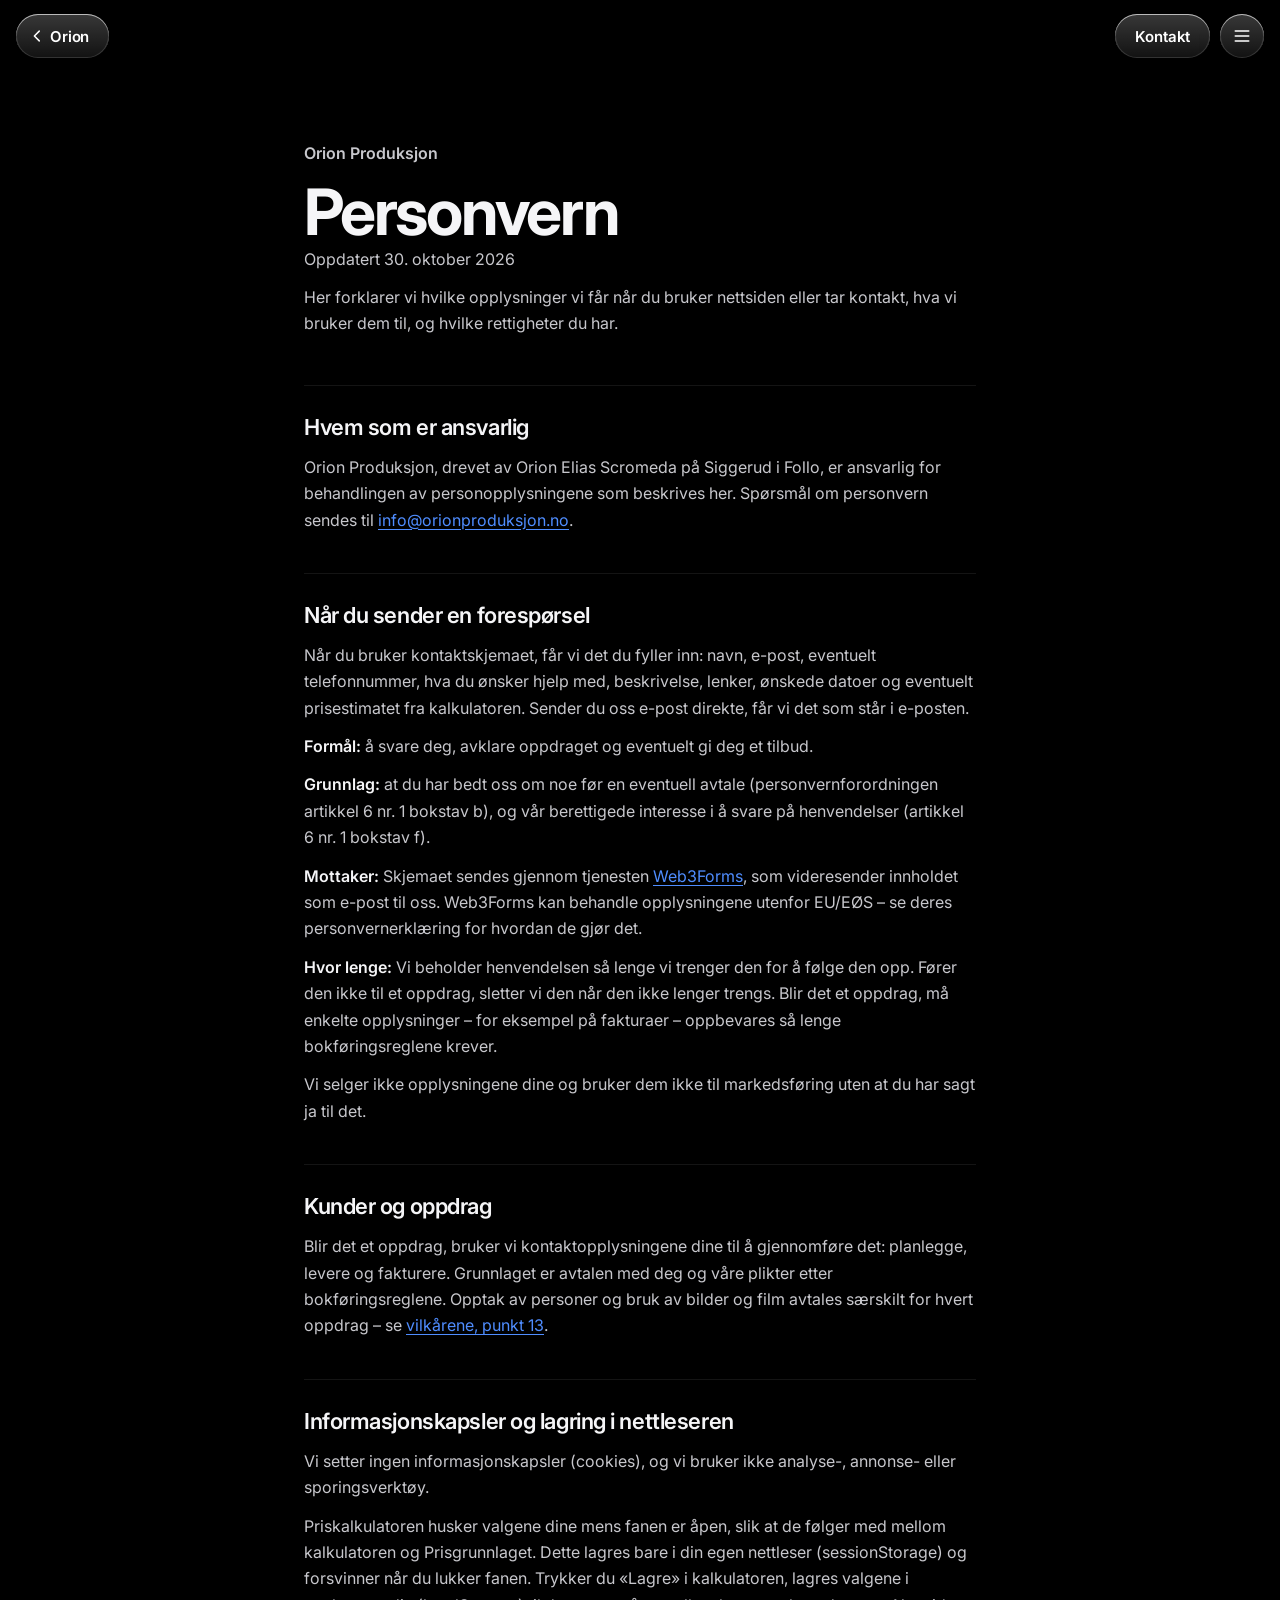
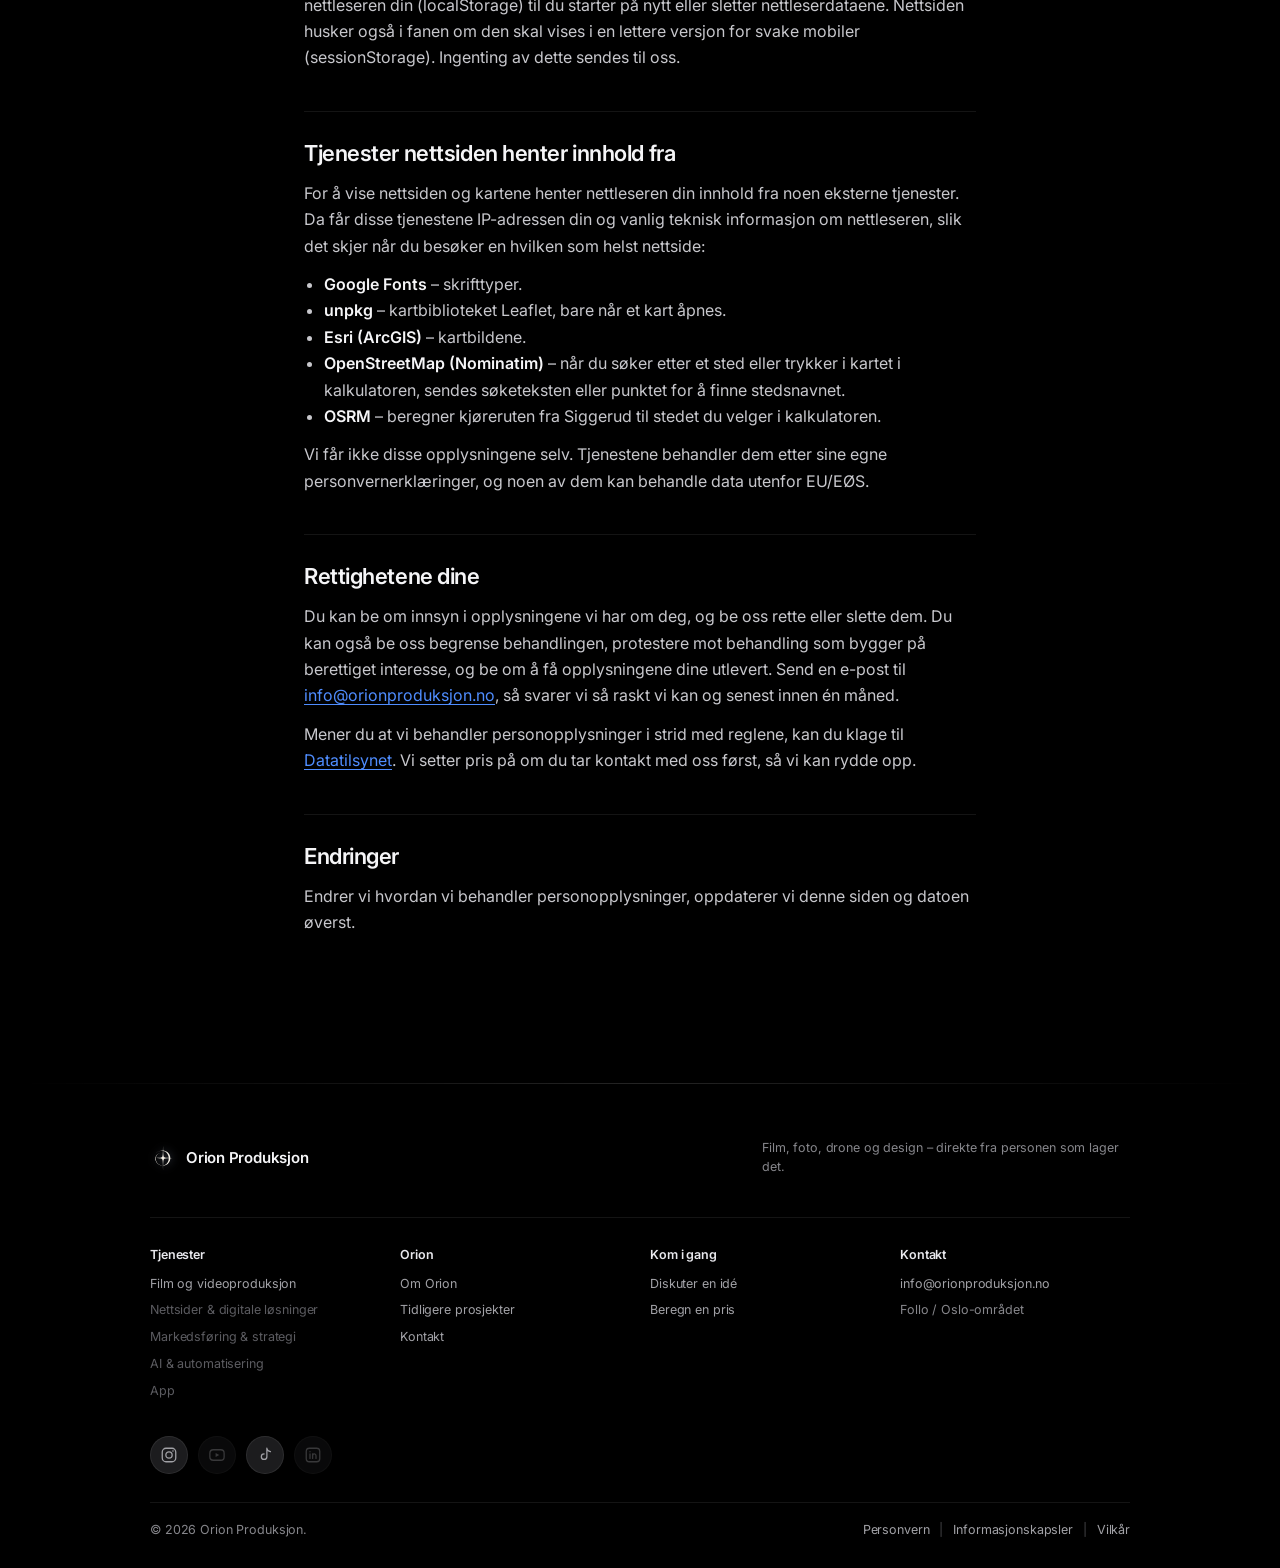
<file: personvern.html>
<!doctype html>
<html lang="no">
<head>
  <meta charset="utf-8">
  <meta name="viewport" content="width=device-width, initial-scale=1, viewport-fit=cover">
  <script>
    /* Lett versjon: alle mobiler/nettbrett, svake maskiner (≤ 4 GB minne), sparemodus, treg tilkobling eller lav bildefrekvens
       får html.lite – samme design, men uten de tyngste effektene. Test med ?lite eller ?full (huskes i fanen). */
    (function () { try {
      var d = document.documentElement, n = navigator, c = n.connection || {}, q = location.search, k = 'orion-lite', s = sessionStorage, m;
      if (matchMedia('(pointer: coarse)').matches) d.classList.add('touch');   // mobil/nettbrett
      if (/[?&]full\b/.test(q)) s.setItem(k, '0'); else if (/[?&]lite\b/.test(q)) s.setItem(k, '1');
      m = s.getItem(k);
      // to versjoner: PC får alltid den fulle, telefon/nettbrett alltid den lette (?lite / ?full overstyrer)
      if (m ? m === '1' : d.classList.contains('touch')) d.classList.add('lite');
    } catch (e) {} })();
  </script>
  <title>Personvern – Orion Produksjon</title>
  <meta name="description" content="Slik behandler Orion Produksjon personopplysninger, og hvilke rettigheter du har.">
  <link rel="preconnect" href="https://fonts.googleapis.com">
  <link rel="preconnect" href="https://fonts.gstatic.com" crossorigin>
  <link href="https://fonts.googleapis.com/css2?family=Inter:opsz,wght@14..32,400;14..32,500;14..32,600;14..32,700&display=swap" rel="stylesheet">
  <link rel="stylesheet" href="css/om.css">
  <link rel="stylesheet" href="css/legal.css">
</head>
<body id="top">
  <a class="skip" href="#innhold">Hopp til innhold</a>
  <!-- Topplinje -->
  <header class="om-top">
    <a class="om-pill om-back" href="index.html" aria-label="Tilbake til forsiden">
      <svg viewBox="0 0 24 24" aria-hidden="true"><path d="M15 5.5L8.5 12l6.5 6.5" fill="none" stroke="currentColor" stroke-width="2" stroke-linecap="round" stroke-linejoin="round"/></svg>
      <span>Orion</span>
    </a>
    <div class="om-right">
      <a class="om-pill" href="index.html?kontakt">Kontakt</a>
    <button class="om-pill menu-btn" type="button" aria-label="Meny" aria-expanded="false" aria-controls="meny">
      <svg viewBox="0 0 24 24" fill="none" stroke="currentColor" stroke-width="2" stroke-linecap="round" aria-hidden="true">
        <line class="l l1" x1="4" y1="6" x2="20" y2="6"/><line class="l l2" x1="4" y1="12" x2="20" y2="12"/><line class="l l3" x1="4" y1="18" x2="20" y2="18"/>
      </svg>
    </button>
    </div>
  </header>
  <div class="topbar">
    <div class="nav-scrim" aria-hidden="true"></div>
    <nav class="nav" id="meny" aria-label="Hovedmeny">
      <div class="mm">
        <div class="mm-pane mm-main">
          <div class="mm-col mm-primary">
            <h2 class="mm-label">Tjenester</h2>
            <ul class="mm-big">
              <li style="--k:0"><a href="om.html">Om</a></li>
              <li style="--k:1"><a class="mm-more" href="tjenester.html#film" aria-controls="mm-film"><span class="mm-more-text">Film og videoproduksjon<small>3 tjenester · Film, foto &amp; drone, design</small></span><span class="mm-badge" aria-hidden="true"><svg class="mm-chev" viewBox="0 0 24 24" aria-hidden="true"><path d="M9 5.5l6.5 6.5L9 18.5" fill="none" stroke="currentColor" stroke-width="2" stroke-linecap="round" stroke-linejoin="round"/></svg></span></a></li>
              <li style="--k:2"><a class="mm-soon" role="link" aria-disabled="true" tabindex="0">Nettsider &amp; digitale løsninger<span class="soon-wrap"><span class="soon-tag">Kommer snart</span></span></a></li>
              <li style="--k:3"><a class="mm-soon" role="link" aria-disabled="true" tabindex="0">Markedsføring &amp; strategi<span class="soon-wrap"><span class="soon-tag">Kommer snart</span></span></a></li>
              <li style="--k:4"><a class="mm-soon" role="link" aria-disabled="true" tabindex="0">AI &amp; automatisering<span class="soon-wrap"><span class="soon-tag">Kommer snart</span></span></a></li>
              <li style="--k:5"><a class="mm-soon" role="link" aria-disabled="true" tabindex="0">App<span class="soon-wrap"><span class="soon-tag">Kommer</span></span></a></li>
              <li style="--k:6"><a href="prisgrunnlaget.html">Prisgrunnlaget</a></li>
            </ul>
          </div>
          <div class="mm-col mm-secondary mm-film-col" style="--k:5">
            <h2 class="mm-label">Film og videoproduksjon</h2>
            <ul class="mm-small"><li><a href="tjenester.html#film">Film &amp; videoproduksjon</a></li><li><a href="tjenester.html#foto">Foto &amp; drone</a></li><li><a href="tjenester.html#design">Grafisk design &amp; animasjon</a></li></ul>
          </div>
          <div class="mm-col mm-secondary" style="--k:6">
            <h2 class="mm-label">Kom i gang</h2>
            <ul class="mm-small">
              <li><a href="index.html?kontakt">Ta kontakt</a></li>
              <li><a href="index.html?kontakt">Diskuter en idé</a></li>
              <li><a href="index.html?pris">Beregn en pris</a></li>
              <li><a href="prisgrunnlaget.html">Prisgrunnlaget</a></li>
            </ul>
          </div>
        </div>
        <div class="mm-pane mm-sub" id="mm-film">
          <button class="mm-back" type="button"><svg viewBox="0 0 24 24" aria-hidden="true"><path d="M15 5.5L8.5 12l6.5 6.5" fill="none" stroke="currentColor" stroke-width="2" stroke-linecap="round" stroke-linejoin="round"/></svg><span>Tjenester</span></button>
          <h2 class="mm-label">Film og videoproduksjon</h2>
          <ul class="mm-big"><li style="--k:0"><a href="tjenester.html#film">Film &amp; videoproduksjon</a></li><li style="--k:1"><a href="tjenester.html#foto">Foto &amp; drone</a></li><li style="--k:2"><a href="tjenester.html#design">Grafisk design &amp; animasjon</a></li></ul>
        </div>
      </div>
    </nav>
  </div>

  <main id="innhold" class="legal">
    <header class="lg-head">
      <p class="lg-eyebrow">Orion Produksjon</p>
      <h1>Personvern</h1>
      <p class="lg-meta">Oppdatert 30. oktober 2026</p>
      <p class="lg-lead">Her forklarer vi hvilke opplysninger vi får når du bruker nettsiden eller tar kontakt, hva vi bruker dem til, og hvilke rettigheter du har.</p>
    </header>

    <section id="p1"><h2>Hvem som er ansvarlig</h2>
      <p>Orion Produksjon, drevet av Orion Elias Scromeda på Siggerud i Follo, er ansvarlig for behandlingen av personopplysningene som beskrives her. Spørsmål om personvern sendes til <a href="mailto:info@orionproduksjon.no">info@orionproduksjon.no</a>.</p>
    </section>

    <section id="p2"><h2>Når du sender en forespørsel</h2>
      <p>Når du bruker kontaktskjemaet, får vi det du fyller inn: navn, e-post, eventuelt telefonnummer, hva du ønsker hjelp med, beskrivelse, lenker, ønskede datoer og eventuelt prisestimatet fra kalkulatoren. Sender du oss e-post direkte, får vi det som står i e-posten.</p>
      <p><b>Formål:</b> å svare deg, avklare oppdraget og eventuelt gi deg et tilbud.</p>
      <p><b>Grunnlag:</b> at du har bedt oss om noe før en eventuell avtale (personvernforordningen artikkel 6 nr. 1 bokstav b), og vår berettigede interesse i å svare på henvendelser (artikkel 6 nr. 1 bokstav f).</p>
      <p><b>Mottaker:</b> Skjemaet sendes gjennom tjenesten <a href="https://web3forms.com/privacy" target="_blank" rel="noopener">Web3Forms</a>, som videresender innholdet som e-post til oss. Web3Forms kan behandle opplysningene utenfor EU/EØS – se deres personvernerklæring for hvordan de gjør det.</p>
      <p><b>Hvor lenge:</b> Vi beholder henvendelsen så lenge vi trenger den for å følge den opp. Fører den ikke til et oppdrag, sletter vi den når den ikke lenger trengs. Blir det et oppdrag, må enkelte opplysninger – for eksempel på fakturaer – oppbevares så lenge bokføringsreglene krever.</p>
      <p>Vi selger ikke opplysningene dine og bruker dem ikke til markedsføring uten at du har sagt ja til det.</p>
    </section>

    <section id="p3"><h2>Kunder og oppdrag</h2>
      <p>Blir det et oppdrag, bruker vi kontaktopplysningene dine til å gjennomføre det: planlegge, levere og fakturere. Grunnlaget er avtalen med deg og våre plikter etter bokføringsreglene. Opptak av personer og bruk av bilder og film avtales særskilt for hvert oppdrag – se <a href="vilkar.html#v13">vilkårene, punkt 13</a>.</p>
    </section>

    <section id="lagring"><h2>Informasjonskapsler og lagring i nettleseren</h2>
      <p>Vi setter ingen informasjonskapsler (cookies), og vi bruker ikke analyse-, annonse- eller sporingsverktøy.</p>
      <p>Priskalkulatoren husker valgene dine mens fanen er åpen, slik at de følger med mellom kalkulatoren og Prisgrunnlaget. Dette lagres bare i din egen nettleser (sessionStorage) og forsvinner når du lukker fanen. Trykker du «Lagre» i kalkulatoren, lagres valgene i nettleseren din (localStorage) til du starter på nytt eller sletter nettleserdataene. Nettsiden husker også i fanen om den skal vises i en lettere versjon for svake mobiler (sessionStorage). Ingenting av dette sendes til oss.</p>
    </section>

    <section id="p5"><h2>Tjenester nettsiden henter innhold fra</h2>
      <p>For å vise nettsiden og kartene henter nettleseren din innhold fra noen eksterne tjenester. Da får disse tjenestene IP-adressen din og vanlig teknisk informasjon om nettleseren, slik det skjer når du besøker en hvilken som helst nettside:</p>
      <ul>
        <li><b>Google Fonts</b> – skrifttyper.</li>
        <li><b>unpkg</b> – kartbiblioteket Leaflet, bare når et kart åpnes.</li>
        <li><b>Esri (ArcGIS)</b> – kartbildene.</li>
        <li><b>OpenStreetMap (Nominatim)</b> – når du søker etter et sted eller trykker i kartet i kalkulatoren, sendes søketeksten eller punktet for å finne stedsnavnet.</li>
        <li><b>OSRM</b> – beregner kjøreruten fra Siggerud til stedet du velger i kalkulatoren.</li>
      </ul>
      <p>Vi får ikke disse opplysningene selv. Tjenestene behandler dem etter sine egne personvernerklæringer, og noen av dem kan behandle data utenfor EU/EØS.</p>
    </section>

    <section id="p6"><h2>Rettighetene dine</h2>
      <p>Du kan be om innsyn i opplysningene vi har om deg, og be oss rette eller slette dem. Du kan også be oss begrense behandlingen, protestere mot behandling som bygger på berettiget interesse, og be om å få opplysningene dine utlevert. Send en e-post til <a href="mailto:info@orionproduksjon.no">info@orionproduksjon.no</a>, så svarer vi så raskt vi kan og senest innen én måned.</p>
      <p>Mener du at vi behandler personopplysninger i strid med reglene, kan du klage til <a href="https://www.datatilsynet.no" target="_blank" rel="noopener">Datatilsynet</a>. Vi setter pris på om du tar kontakt med oss først, så vi kan rydde opp.</p>
    </section>

    <section id="p7"><h2>Endringer</h2>
      <p>Endrer vi hvordan vi behandler personopplysninger, oppdaterer vi denne siden og datoen øverst.</p>
    </section>
  </main>

  <footer class="site-footer" aria-labelledby="footer-title">
    <h2 id="footer-title" class="visually-hidden">Om nettstedet</h2>
    <div class="ft-inner">
      <div class="ft-top">
        <a class="ft-brand" href="#top" data-to-top aria-label="Orion Produksjon – til toppen">
          <svg viewBox="737 193 380 380" aria-hidden="true"><path d="M857.27,321.28c-20.17,15.69-32.83,38.33-34.85,63.68-3.48,43.7,23.11,84.84,64.56,100.26,32.34,12.03,67.79,4.73,92.7-18.96,15.12-14.38,24.89-33,29.09-53.52,6.2-30.34.76-61.74-15.66-87.77-21.23-33.67-59.53-51.42-99.34-46.29-30.61,3.95-56.08,19.29-77.03,42.1,16.45-23.58,44.22-38.2,72.21-43.57,19.82-3.8,39.91-3.48,58.83,1.35,52.39,12.54,87.47,58.45,86.42,111.13-.83,41.4-25.1,77.99-64.14,94.59-58.92,25.04-132.43-.76-151.16-63.65-14.03-47.11,11.95-97.32,60.12-112.14-7.42,5.03-14.92,7.5-21.75,12.81"/><path d="M927.73,203.5c3,120,3,153,15,165s45,12,165,15c-120,3-153,3-165,15s-12,45-15,165c-3-120-3-153-15-165s-45-12-165-15c120-3,153-3,165-15s12-45,15-165Z"/></svg>
          <span>Orion Produksjon</span>
        </a>
        <p class="ft-tag">Film, foto, drone og design – direkte fra personen som lager det.</p>
      </div>

      <nav class="ft-cols" aria-label="Bunntekst">
        <div class="ft-col">
          <h3>Tjenester</h3>
          <ul>
            <li><a href="tjenester.html#film">Film og videoproduksjon</a></li>
            <li><span class="ft-soon" aria-disabled="true"><span>Nettsider &amp; digitale løsninger</span><em>Kommer snart</em></span></li>
            <li><span class="ft-soon" aria-disabled="true"><span>Markedsføring &amp; strategi</span><em>Kommer snart</em></span></li>
            <li><span class="ft-soon" aria-disabled="true"><span>AI &amp; automatisering</span><em>Kommer snart</em></span></li>
            <li><span class="ft-soon" aria-disabled="true"><span>App</span><em>Kommer</em></span></li>
          </ul>
        </div>
        <div class="ft-col">
          <h3>Orion</h3>
          <ul>
            <li><a href="om.html?orion">Om Orion</a></li>
            <li><a href="index.html#prosjekter">Tidligere prosjekter</a></li>
            <li><a href="index.html?kontakt">Kontakt</a></li>
          </ul>
        </div>
        <div class="ft-col">
          <h3>Kom i gang</h3>
          <ul>
            <li><a href="index.html?kontakt">Diskuter en idé</a></li>
            <li><a href="index.html?pris">Beregn en pris</a></li>
          </ul>
        </div>
        <div class="ft-col">
          <h3>Kontakt</h3>
          <ul>
            <li><a href="mailto:info@orionproduksjon.no">info@orionproduksjon.no</a></li>
            <li><button class="ft-place" type="button" aria-haspopup="dialog">Follo / Oslo-området</button></li>
          </ul>
        </div>
      </nav>

      <div class="ft-social" aria-label="Sosiale medier">
        <a href="https://www.instagram.com/orion.produksjon" target="_blank" rel="noopener" aria-label="Instagram"><svg viewBox="0 0 24 24" aria-hidden="true"><rect x="3" y="3" width="18" height="18" rx="5" fill="none" stroke="currentColor" stroke-width="1.7"/><circle cx="12" cy="12" r="4.2" fill="none" stroke="currentColor" stroke-width="1.7"/><circle cx="17.3" cy="6.7" r="1.1" fill="currentColor"/></svg></a>
        <a class="off" aria-disabled="true" aria-label="YouTube (kommer)"><svg viewBox="0 0 24 24" aria-hidden="true"><rect x="2.5" y="5" width="19" height="14" rx="4.5" fill="none" stroke="currentColor" stroke-width="1.7"/><path d="M10.2 9.2v5.6l4.8-2.8z" fill="currentColor"/></svg></a>
        <a href="https://www.tiktok.com/@orion.produksjon" target="_blank" rel="noopener" aria-label="TikTok"><svg viewBox="0 0 24 24" aria-hidden="true"><path d="M14.5 3v11.2a3.7 3.7 0 1 1-3.7-3.7M14.5 3c.4 2.6 2.1 4.3 4.8 4.6" fill="none" stroke="currentColor" stroke-width="1.7" stroke-linecap="round" stroke-linejoin="round"/></svg></a>
        <a class="off" aria-disabled="true" aria-label="LinkedIn (kommer)"><svg viewBox="0 0 24 24" aria-hidden="true"><rect x="3" y="3" width="18" height="18" rx="4" fill="none" stroke="currentColor" stroke-width="1.7"/><path d="M8 10.5v6M8 7.6v.1M11.5 16.5v-3.4c0-1.6 1-2.6 2.3-2.6s2.2.9 2.2 2.6v3.4M11.5 10.5v6" fill="none" stroke="currentColor" stroke-width="1.7" stroke-linecap="round"/></svg></a>
      </div>

      <div class="ft-bottom">
        <p>© <span data-year>2026</span> Orion Produksjon.</p>
        <ul class="ft-legal">
          <li><a href="personvern.html">Personvern</a></li>
          <li><a href="personvern.html#lagring">Informasjonskapsler</a></li>
          <li><a href="vilkar.html">Vilkår</a></li>
        </ul>
      </div>
    </div>
  </footer>

  <script type="module" src="js/legal.js"></script>
  <script>
    // «Kommer snart»-punktene i menyen: ingen navigasjon, menyen blir stående åpen, merket vises ved trykk
    document.querySelectorAll('.mm-soon').forEach((el) => el.addEventListener('click', (e) => {
      e.preventDefault(); e.stopPropagation();
      el.classList.add('tapped'); clearTimeout(el._t); el._t = setTimeout(() => el.classList.remove('tapped'), 1800);
    }));
  </script>
  <script type="module" src="js/ft-map.js"></script>
</body>
</html>
</file>
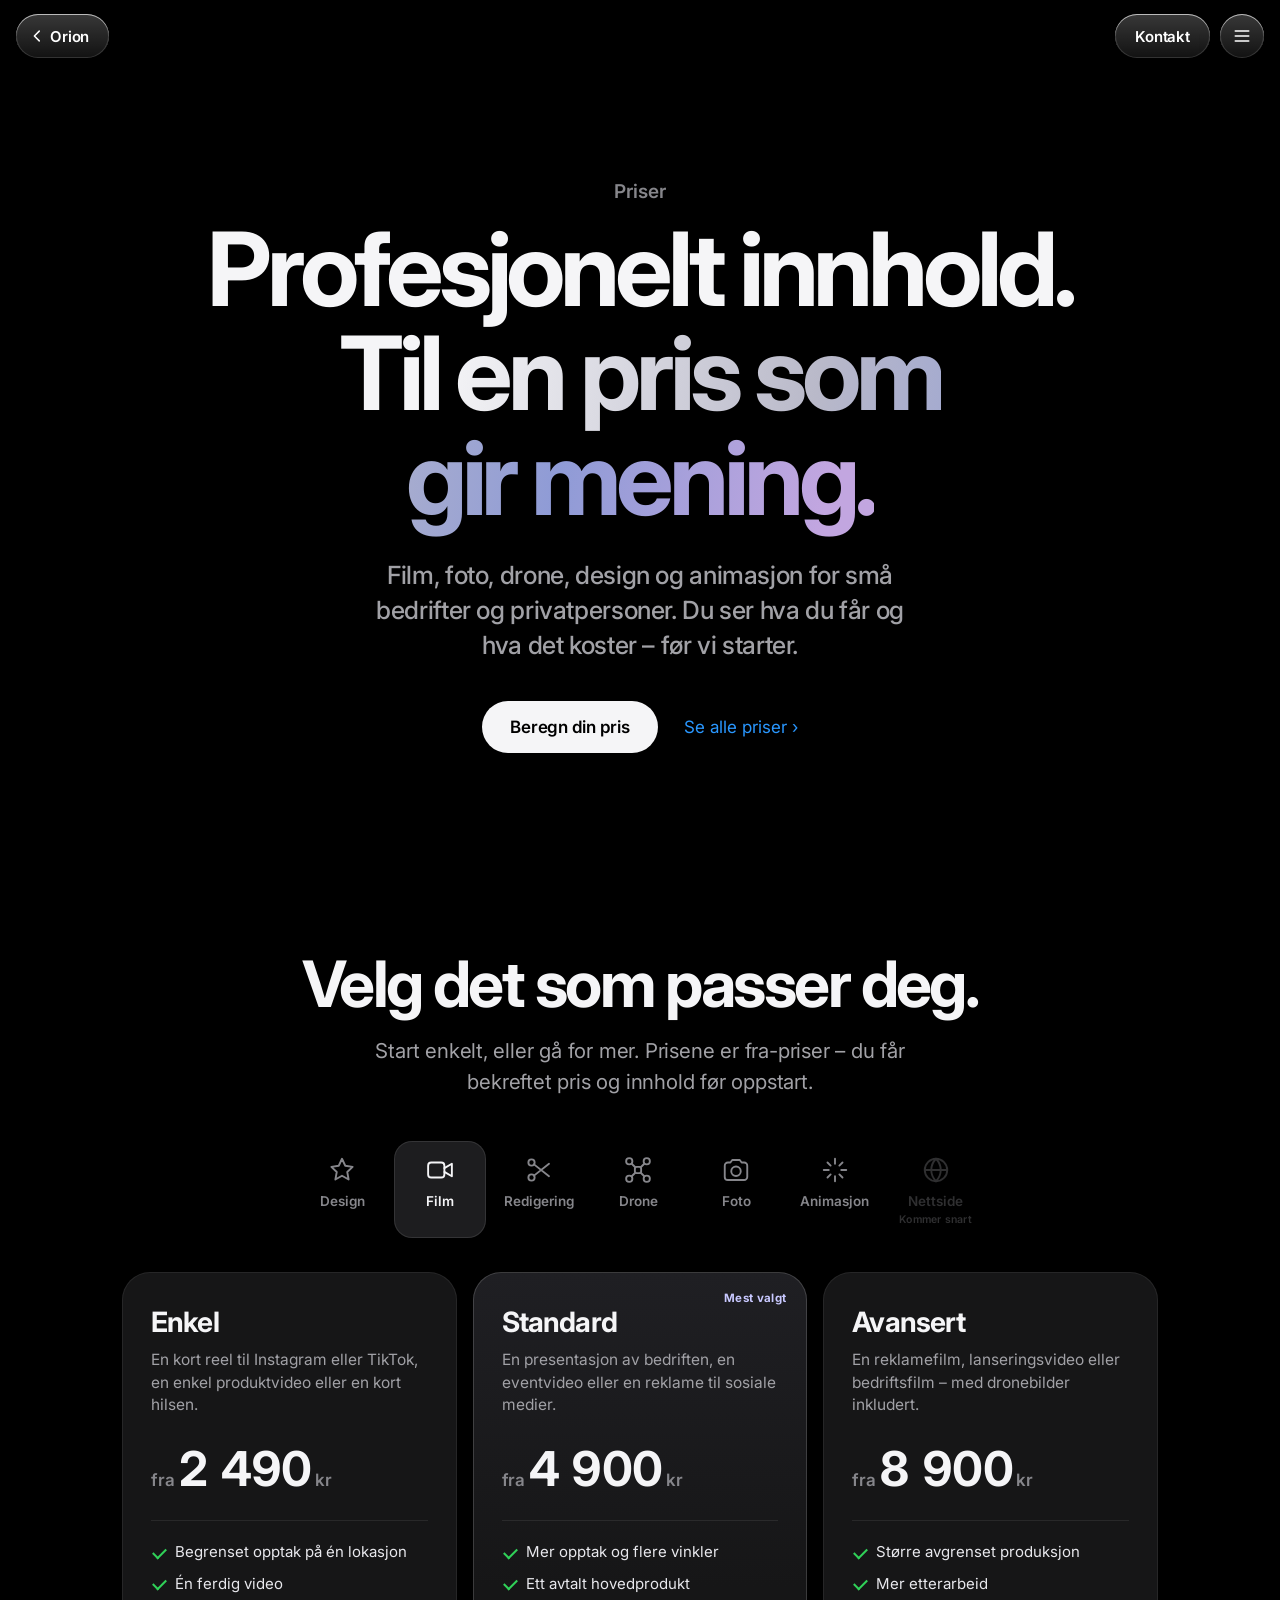
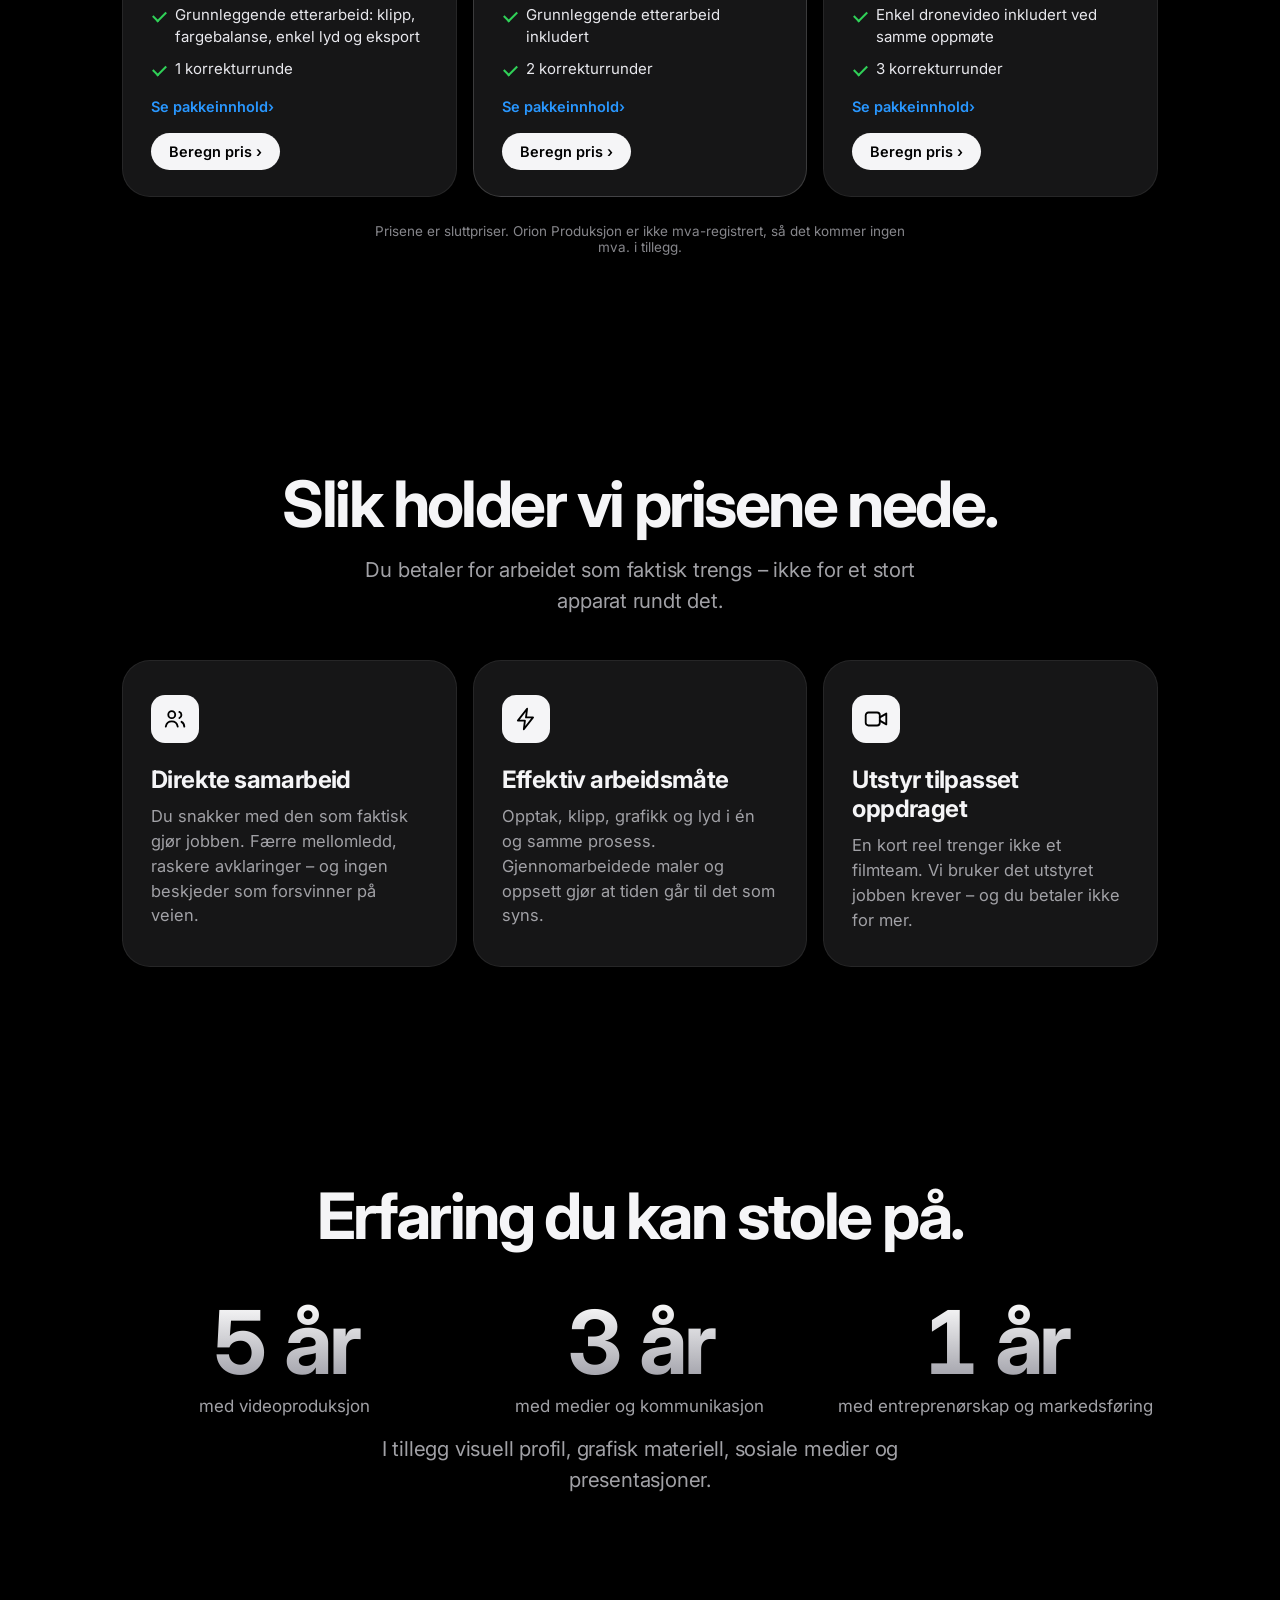
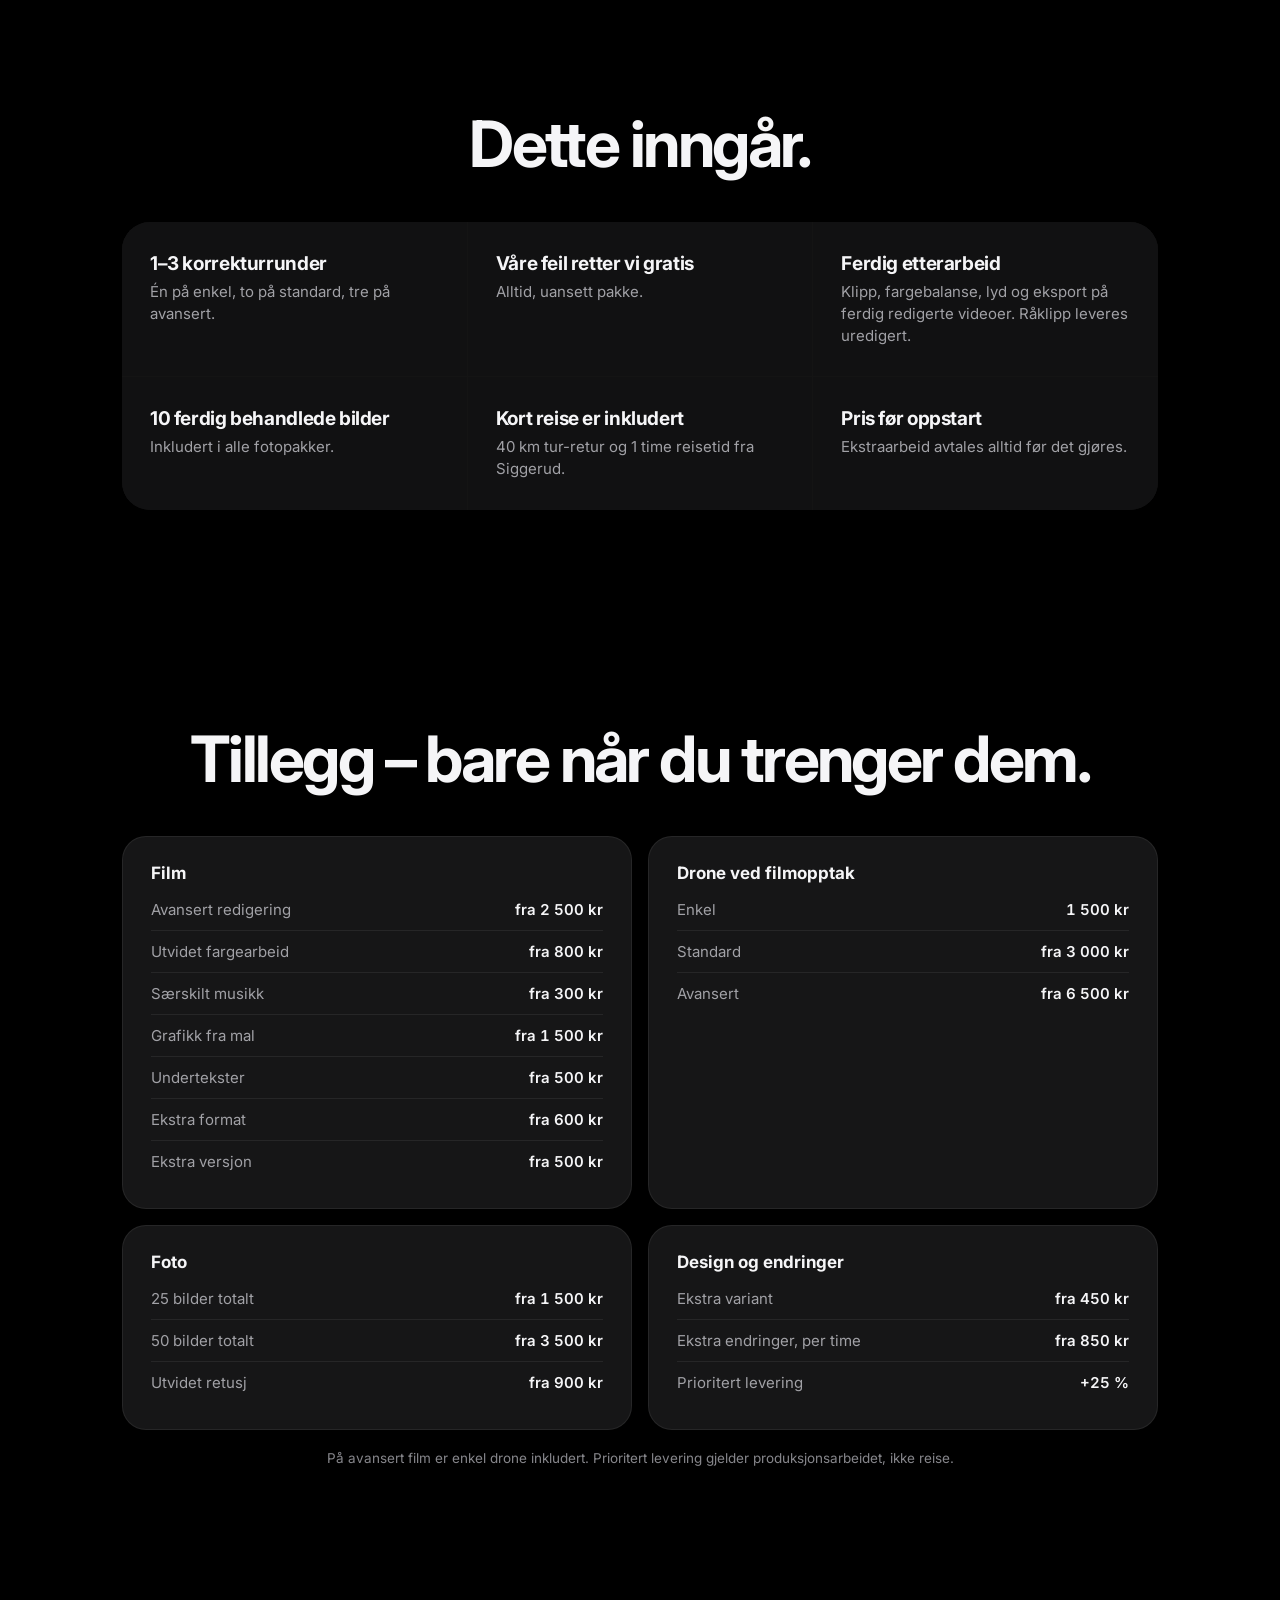
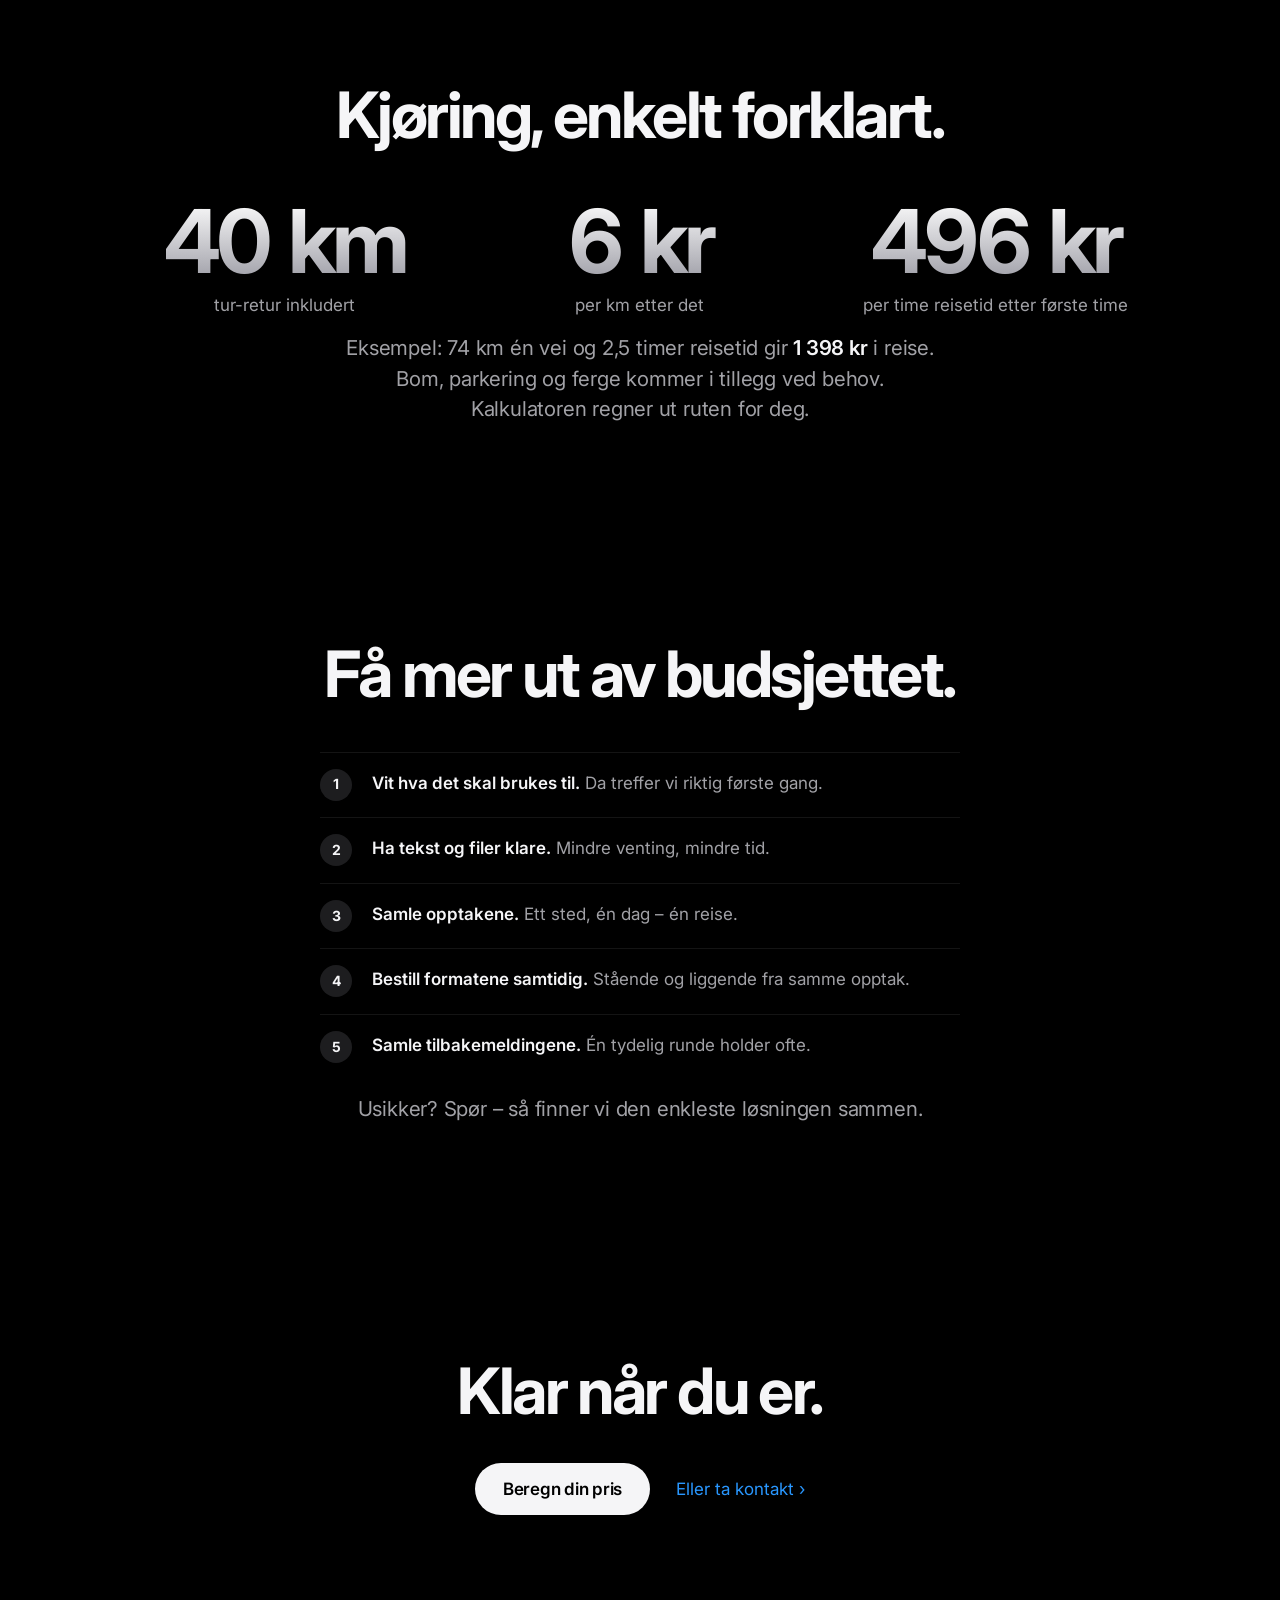
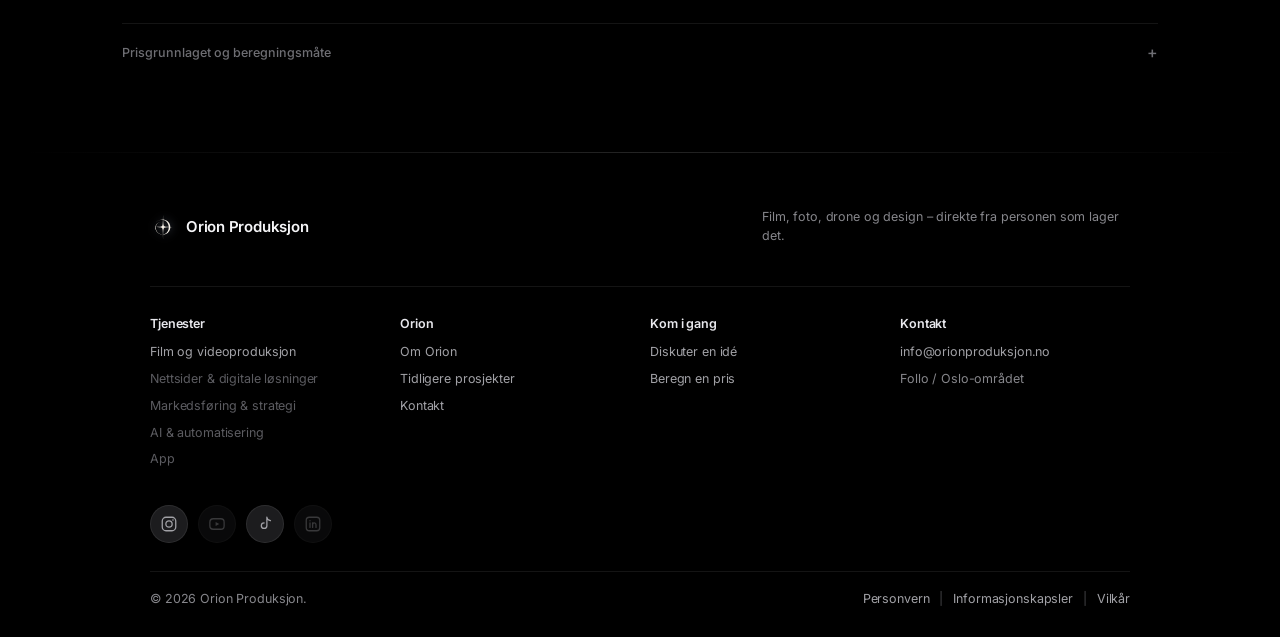
<file: prisgrunnlaget.html>
<!doctype html>
<html lang="no">
<head>
  <meta charset="utf-8">
  <meta name="viewport" content="width=device-width, initial-scale=1, viewport-fit=cover">
  <script>
    /* Lett versjon: alle mobiler/nettbrett, svake maskiner (≤ 4 GB minne), sparemodus, treg tilkobling eller lav bildefrekvens
       får html.lite – samme design, men uten de tyngste effektene. Test med ?lite eller ?full (huskes i fanen). */
    (function () { try {
      var d = document.documentElement, n = navigator, c = n.connection || {}, q = location.search, k = 'orion-lite', s = sessionStorage, m;
      if (matchMedia('(pointer: coarse)').matches) d.classList.add('touch');   // mobil/nettbrett
      if (/[?&]full\b/.test(q)) s.setItem(k, '0'); else if (/[?&]lite\b/.test(q)) s.setItem(k, '1');
      m = s.getItem(k);
      // to versjoner: PC får alltid den fulle, telefon/nettbrett alltid den lette (?lite / ?full overstyrer)
      if (m ? m === '1' : d.classList.contains('touch')) d.classList.add('lite');
    } catch (e) {} })();
  </script>
  <title>Priser og prisgrunnlag – Orion Produksjon</title>
  <meta name="description" content="Priser for film, foto, drone, grafisk design og animasjon fra Orion Produksjon. Se hva du får, hva det koster og hva som alltid er inkludert.">
  <link rel="preconnect" href="https://fonts.googleapis.com">
  <link rel="preconnect" href="https://fonts.gstatic.com" crossorigin>
  <link href="https://fonts.googleapis.com/css2?family=Inter:opsz,wght@14..32,400;14..32,500;14..32,600;14..32,700&display=swap" rel="stylesheet">
  <link rel="stylesheet" href="css/om.css">
  <link rel="stylesheet" href="css/pg.css">
</head>
<body id="top">
  <a class="skip" href="#innhold">Hopp til innhold</a>
  <header class="om-top">
    <a class="om-pill om-back" href="index.html" aria-label="Tilbake til forsiden">
      <svg viewBox="0 0 24 24" aria-hidden="true"><path d="M15 5.5L8.5 12l6.5 6.5" fill="none" stroke="currentColor" stroke-width="2" stroke-linecap="round" stroke-linejoin="round"/></svg>
      <span>Orion</span>
    </a>
    <div class="om-right">
      <a class="om-pill" href="index.html?kontakt">Kontakt</a>
    <button class="om-pill menu-btn" type="button" aria-label="Meny" aria-expanded="false" aria-controls="meny">
      <svg viewBox="0 0 24 24" fill="none" stroke="currentColor" stroke-width="2" stroke-linecap="round" aria-hidden="true">
        <line class="l l1" x1="4" y1="6" x2="20" y2="6"/><line class="l l2" x1="4" y1="12" x2="20" y2="12"/><line class="l l3" x1="4" y1="18" x2="20" y2="18"/>
      </svg>
    </button>
    </div>
  </header>
  <div class="topbar">
    <div class="nav-scrim" aria-hidden="true"></div>
    <nav class="nav" id="meny" aria-label="Hovedmeny">
      <div class="mm">
        <div class="mm-pane mm-main">
          <div class="mm-col mm-primary">
            <h2 class="mm-label">Tjenester</h2>
            <ul class="mm-big">
              <li style="--k:0"><a href="om.html">Om</a></li>
              <li style="--k:1"><a class="mm-more" href="tjenester.html#film" aria-controls="mm-film"><span class="mm-more-text">Film og videoproduksjon<small>3 tjenester · Film, foto &amp; drone, design</small></span><span class="mm-badge" aria-hidden="true"><svg class="mm-chev" viewBox="0 0 24 24" aria-hidden="true"><path d="M9 5.5l6.5 6.5L9 18.5" fill="none" stroke="currentColor" stroke-width="2" stroke-linecap="round" stroke-linejoin="round"/></svg></span></a></li>
              <li style="--k:2"><a class="mm-soon" role="link" aria-disabled="true" tabindex="0">Nettsider &amp; digitale løsninger<span class="soon-wrap"><span class="soon-tag">Kommer snart</span></span></a></li>
              <li style="--k:3"><a class="mm-soon" role="link" aria-disabled="true" tabindex="0">Markedsføring &amp; strategi<span class="soon-wrap"><span class="soon-tag">Kommer snart</span></span></a></li>
              <li style="--k:4"><a class="mm-soon" role="link" aria-disabled="true" tabindex="0">AI &amp; automatisering<span class="soon-wrap"><span class="soon-tag">Kommer snart</span></span></a></li>
              <li style="--k:5"><a class="mm-soon" role="link" aria-disabled="true" tabindex="0">App<span class="soon-wrap"><span class="soon-tag">Kommer</span></span></a></li>
              <li style="--k:6"><a href="prisgrunnlaget.html">Prisgrunnlaget</a></li>
            </ul>
          </div>
          <div class="mm-col mm-secondary mm-film-col" style="--k:5">
            <h2 class="mm-label">Film og videoproduksjon</h2>
            <ul class="mm-small"><li><a href="tjenester.html#film">Film &amp; videoproduksjon</a></li><li><a href="tjenester.html#foto">Foto &amp; drone</a></li><li><a href="tjenester.html#design">Grafisk design &amp; animasjon</a></li></ul>
          </div>
          <div class="mm-col mm-secondary" style="--k:6">
            <h2 class="mm-label">Kom i gang</h2>
            <ul class="mm-small">
              <li><a href="index.html?kontakt">Ta kontakt</a></li>
              <li><a href="index.html?kontakt">Diskuter en idé</a></li>
              <li><a href="index.html?pris">Beregn en pris</a></li>
              <li><a href="prisgrunnlaget.html">Prisgrunnlaget</a></li>
            </ul>
          </div>
        </div>
        <div class="mm-pane mm-sub" id="mm-film">
          <button class="mm-back" type="button"><svg viewBox="0 0 24 24" aria-hidden="true"><path d="M15 5.5L8.5 12l6.5 6.5" fill="none" stroke="currentColor" stroke-width="2" stroke-linecap="round" stroke-linejoin="round"/></svg><span>Tjenester</span></button>
          <h2 class="mm-label">Film og videoproduksjon</h2>
          <ul class="mm-big"><li style="--k:0"><a href="tjenester.html#film">Film &amp; videoproduksjon</a></li><li style="--k:1"><a href="tjenester.html#foto">Foto &amp; drone</a></li><li style="--k:2"><a href="tjenester.html#design">Grafisk design &amp; animasjon</a></li></ul>
        </div>
      </div>
    </nav>
  </div>

  <main class="pg" id="innhold">
    <section class="pg-hero">
      <p class="pg-kicker reveal">Priser</p>
      <h1 class="pg-title reveal" style="--d:.06s">Profesjonelt innhold.<br><span class="pg-grad">Til en pris som gir&nbsp;mening.</span></h1>
      <p class="pg-lead reveal" style="--d:.14s">Film, foto, drone, design og animasjon for små bedrifter og privatpersoner. Du ser hva du får og hva det koster – før vi starter.</p>
      <div class="pg-cta reveal" style="--d:.22s">
        <a class="btn-primary" href="index.html?pris">Beregn din pris</a>
        <a class="btn-link" href="#priser">Se alle priser ›</a>
      </div>
    </section>

    <section class="pg-sec pg-pricing" id="priser" aria-labelledby="priser-h">
      <h2 id="priser-h" class="reveal">Velg det som passer&nbsp;deg.</h2>
      <p class="pg-p center reveal">Start enkelt, eller gå for mer. Prisene er fra-priser – du får bekreftet pris og innhold før oppstart.</p>
      <div class="pg-tabs reveal" role="tablist" aria-label="Tjeneste" data-tabs></div>
      <div class="pg-tiers" data-tiers aria-live="polite"></div>
      <p class="pg-vat reveal" data-vat-label></p>
    </section>

    <section class="pg-sec" id="hvorfor" aria-labelledby="hvorfor-h">
      <h2 id="hvorfor-h" class="reveal">Slik holder vi prisene&nbsp;nede.</h2>
      <p class="pg-p center reveal">Du betaler for arbeidet som faktisk trengs – ikke for et stort apparat rundt det.</p>
      <div class="pg-why">
        <article class="pg-feat reveal"><span class="pg-ico" aria-hidden="true"><svg viewBox="0 0 24 24"><circle cx="9" cy="8" r="3.2"/><path d="M3.5 19c.6-3 2.8-4.8 5.5-4.8s4.9 1.8 5.5 4.8"/><path d="M16 5.5a3 3 0 0 1 0 5.6M18 14.6c1.5.7 2.4 2.2 2.6 4.4"/></svg></span><h3>Direkte samarbeid</h3><p>Du snakker med den som faktisk gjør jobben. Færre mellomledd, raskere avklaringer – og ingen beskjeder som forsvinner på veien.</p></article>
        <article class="pg-feat reveal" style="--d:.08s"><span class="pg-ico" aria-hidden="true"><svg viewBox="0 0 24 24"><path d="M13 2.5L4.5 13.5H11l-1 8 8.5-11H12z"/></svg></span><h3>Effektiv arbeidsmåte</h3><p>Opptak, klipp, grafikk og lyd i én og samme prosess. Gjennomarbeidede maler og oppsett gjør at tiden går til det som syns.</p></article>
        <article class="pg-feat reveal" style="--d:.16s"><span class="pg-ico" aria-hidden="true"><svg viewBox="0 0 24 24"><rect x="2.5" y="6" width="13" height="12" rx="2.5"/><path d="M15.5 10.5l6-3.5v10l-6-3.5"/></svg></span><h3>Utstyr tilpasset oppdraget</h3><p>En kort reel trenger ikke et filmteam. Vi bruker det utstyret jobben krever – og du betaler ikke for mer.</p></article>
      </div>
    </section>

    <section class="pg-sec pg-stats" id="erfaring" aria-labelledby="erfaring-h">
      <h2 id="erfaring-h" class="reveal">Erfaring du kan stole&nbsp;på.</h2>
      <ul class="pg-num">
        <li class="reveal"><b><span data-count="5">5</span> år</b><span>med videoproduksjon</span></li>
        <li class="reveal" style="--d:.08s"><b><span data-count="3">3</span> år</b><span>med medier og kommunikasjon</span></li>
        <li class="reveal" style="--d:.16s"><b><span data-count="1">1</span> år</b><span>med entreprenørskap og markedsføring</span></li>
      </ul>
      <p class="pg-p center reveal">I tillegg visuell profil, grafisk materiell, sosiale medier og presentasjoner.</p>
    </section>

    <section class="pg-sec" id="inkludert" aria-labelledby="inkl-h">
      <h2 id="inkl-h" class="reveal">Dette&nbsp;inngår.</h2>
      <div class="pg-incl">
        <div class="reveal"><b>1–3 korrekturrunder</b><span>Én på enkel, to på standard, tre på avansert.</span></div>
        <div class="reveal" style="--d:.05s"><b>Våre feil retter vi gratis</b><span>Alltid, uansett pakke.</span></div>
        <div class="reveal" style="--d:.1s"><b>Ferdig etterarbeid</b><span>Klipp, fargebalanse, lyd og eksport på ferdig redigerte videoer. Råklipp leveres uredigert.</span></div>
        <div class="reveal" style="--d:.15s"><b>10 ferdig behandlede bilder</b><span>Inkludert i alle fotopakker.</span></div>
        <div class="reveal" style="--d:.2s"><b>Kort reise er inkludert</b><span>40 km tur-retur og 1 time reisetid fra Siggerud.</span></div>
        <div class="reveal" style="--d:.25s"><b>Pris før oppstart</b><span>Ekstraarbeid avtales alltid før det gjøres.</span></div>
      </div>
    </section>

    <section class="pg-sec" id="tillegg" aria-labelledby="till-h">
      <h2 id="till-h" class="reveal">Tillegg – bare når du trenger&nbsp;dem.</h2>
      <div class="pg-addons reveal" data-addons></div>
    </section>

    <section class="pg-sec" id="reise" aria-labelledby="reise-h">
      <h2 id="reise-h" class="reveal">Kjøring, enkelt&nbsp;forklart.</h2>
      <ul class="pg-num">
        <li class="reveal"><b><span data-count="40">40</span> km</b><span>tur-retur inkludert</span></li>
        <li class="reveal" style="--d:.08s"><b><span data-count="6">6</span> kr</b><span>per km etter det</span></li>
        <li class="reveal" style="--d:.16s"><b><span data-count="500">500</span> kr</b><span>per time reisetid etter første time</span></li>
      </ul>
      <p class="pg-p center reveal">Eksempel: 74 km én vei og 2,5 timer reisetid gir <b data-travel-sum>1 398 kr</b> i reise. Bom, parkering og ferge kommer i tillegg ved behov. Kalkulatoren regner ut ruten for deg.</p>
    </section>

    <section class="pg-sec" id="budsjett" aria-labelledby="bud-h">
      <h2 id="bud-h" class="reveal">Få mer ut av&nbsp;budsjettet.</h2>
      <ol class="pg-tips">
        <li class="reveal"><b>Vit hva det skal brukes til.</b> Da treffer vi riktig første gang.</li>
        <li class="reveal" style="--d:.05s"><b>Ha tekst og filer klare.</b> Mindre venting, mindre tid.</li>
        <li class="reveal" style="--d:.1s"><b>Samle opptakene.</b> Ett sted, én dag – én reise.</li>
        <li class="reveal" style="--d:.15s"><b>Bestill formatene samtidig.</b> Stående og liggende fra samme opptak.</li>
        <li class="reveal" style="--d:.2s"><b>Samle tilbakemeldingene.</b> Én tydelig runde holder ofte.</li>
      </ol>
      <p class="pg-p center reveal">Usikker? Spør – så finner vi den enkleste løsningen sammen.</p>
    </section>

    <section class="pg-final" aria-labelledby="final-h">
      <h2 id="final-h" class="reveal">Klar når du&nbsp;er.</h2>
      <div class="pg-cta reveal" style="--d:.08s">
        <a class="btn-primary" href="index.html?pris">Beregn din pris</a>
        <a class="btn-link" href="index.html?kontakt">Eller ta kontakt ›</a>
      </div>
    </section>

    <section class="pg-legal" id="vilkar" aria-label="Prisgrunnlaget og vilkår">
      <button class="lg-toggle" type="button" aria-expanded="false" aria-controls="vilkar-tekst">Prisgrunnlaget og beregningsmåte<span aria-hidden="true">+</span></button>
      <div class="lg-body" id="vilkar-tekst" hidden>
        <h2>Prisgrunnlaget</h2>
        <p class="lg-sub">Nærmere opplysninger om priser, beregningsmåte og leveranseomfang</p>
        <p class="lg-date">Oppdatert 30. oktober 2026.</p>
          <h3>1. Dokumentets formål og anvendelse</h3>
          <p>Dette dokumentet beskriver grunnlaget for prisene på film, videoredigering, droneopptak, fotografi og grafisk design fra Orion Produksjon. Dokumentet utdyper hvordan oppdragets omfang, arbeidsprosess, leveransekrav og praktiske gjennomføring kan påvirke prisen.</p>
          <p>Opplysningene skal gjøre det mulig å forstå og vurdere publiserte fra-priser, beregninger i priskalkulatoren og individuelle pristilbud. Dokumentet inneholder også eksempler på eksterne prisopplysninger og kostnader ved verktøy som kan inngå i produksjonsarbeidet.</p>
          <p>Dokumentet er ikke i seg selv en bestilling eller en fullstendig oppdragsavtale. Den enkelte leveransen beskrives nærmere i tilbudet eller oppdragsbekreftelsen. Eventuelle særskilte vilkår må fremgå av avtalen før kunden blir bundet av dem.</p>
          <p>Opplysningene begrenser ikke rettigheter som følger av ufravikelig lovgivning.</p>
          <h3>2. Prisstrategi og virksomhetens arbeidsmodell</h3>
          <p>Orion Produksjon tilbyr både mindre, avgrensede oppdrag og mer omfattende produksjoner. Prisstrategien bygger på at produksjonens omfang og ressursbruk skal tilpasses kundens faktiske behov.</p>
          <p>Mindre oppdrag kan gjennomføres med en enklere produksjonsprosess enn oppdrag som krever flere opptaksdager, omfattende planlegging, særskilt teknisk utstyr eller flere medvirkende. En lav inngangspris forutsetter derfor et tilsvarende avgrenset oppdrag.</p>
          <p>Kunden samarbeider direkte med personen som utfører store deler av produksjonsarbeidet. Når oppdragets art tillater det, kan planlegging, opptak, grafisk arbeid, redigering og levering håndteres i samme arbeidsprosess. Dette kan redusere behovet for overleveringer og gjentatte avklaringer.</p>
          <p>Arbeidsmodellen innebærer ikke at alle produksjoner kan gjennomføres av én person eller med samme utstyr. Behov for innleid kompetanse, ekstra bemanning, leieutstyr eller andre eksterne ressurser vurderes ut fra det konkrete oppdraget og avklares i tilbudet.</p>
          <p>Beskrivelsen av arbeidsmodellen er ikke en opplysning om en bestemt prosentvis kostnadsbesparelse sammenlignet med andre leverandører.</p>
          <h3>3. Fra-priser og tilgjengelighet</h3>
          <p>En fra-pris angir det laveste prisnivået for en reell, avgrenset leveranse innenfor den beskrevne tjenesten. Fra-prisen omfatter ikke enhver mulig utførelse av tjenesten.</p>
          <p>Droneopptak tilbys fra 1 500 kroner. Denne pakken leveres som utvalgte, uredigerte råklipp fra én lokasjon. En ferdig redigert dronefilm starter fra 3 500 kroner. Opptaksomfang, lokasjon og utvalg av klipp avklares før bestilling. Flere lokasjoner eller særskilte operative forberedelser inngår ikke i fra-prisen.</p>
          <p>Grafisk design til laveste pris gjelder en mindre oppgave, eksempelvis en enkel endring eller tilpasning i eksisterende materiell. En slik leveranse må skilles fra utvikling av en ny logo, en omfattende visuell identitet eller flere selvstendige designkonsepter.</p>
          <p>Tilsvarende må enkel videoredigering av kundens materiale skilles fra et oppdrag som også omfatter planlegging og gjennomføring av nye opptak.</p>
          <p>Kunden skal kunne se hva fra-prisen omfatter. Forutsetninger som er vesentlige for å oppnå den annonserte prisen, skal fremgå i tilknytning til tilbudet om tjenesten og ikke utelukkende av dette dokumentet. [<a class="lref" href="#kilde-1">1</a>]</p>
          <h3>4. Prisestimat, fastpris og arbeid etter medgått tid</h3>
          <p>Priskalkulatoren gir et estimat basert på opplysningene og valgene kunden legger inn. Beregningen forutsetter at valgene gir en dekkende beskrivelse av oppdraget.</p>
          <p>Forhold som ikke er tilstrekkelig beskrevet i kalkulatoren, kan kreve nærmere avklaring. Dette kan blant annet gjelde omfattende råmateriale, flere opptakssteder, særskilte leveringskrav, spesialutstyr eller produksjon av nye visuelle konsepter.</p>
          <p>Et individuelt tilbud skal gjøre det klart om oppdraget leveres til fastpris, etter medgått tid eller etter en annen uttrykkelig angitt beregningsmåte. Det skal også fremgå hvilke leveranser og kjente tillegg som inngår.</p>
          <p>Ved avtalt fastpris for et bestemt omfang gir ikke ordinær feilberegning av egen arbeidsmengde i seg selv grunnlag for å belaste kunden ekstra. Endringer i kundens bestilling eller andre forhold som kan få betydning for pris eller levering, skal avklares før det aktuelle tilleggsarbeidet gjennomføres.</p>
          <p>Et estimat innebærer ikke at Orion Produksjon har en generell adgang til å øke prisen med en bestemt prosentsats. Eventuelle endringer må vurderes ut fra avtalen og reglene som gjelder for det aktuelle oppdraget.</p>
          <p>For tjenester til forbrukere gjelder kravene til prisopplysninger og skriftlig pristilbud etter prisopplysningsforskriften. [<a class="lref" href="#kilde-1">1</a>]</p>
          <h3>5. Merverdiavgift og prisinformasjon</h3>
          <p>Orion Produksjon er på tidspunktet for denne oppdateringen ikke registrert i Merverdiavgiftsregisteret. Det legges derfor ikke merverdiavgift til de gjeldende prisene.</p>
          <p>En oppgitt pris på 1 500 kroner innebærer dermed 1 500 kroner for den beskrevne leveransen, før eventuelle særskilt opplyste og avtalte tillegg. Det kommer ingen merverdiavgift i tillegg.</p>
          <p>Registreringsplikten må vurderes etter gjeldende regler. For ordinær avgiftspliktig virksomhet inntrer registreringsplikten normalt når avgiftspliktig omsetning overstiger 50 000 kroner i løpet av en periode på tolv måneder. [<a class="lref" href="#kilde-2">2</a>–<a class="lref" href="#kilde-3">3</a>]</p>
          <p>Dersom registreringsstatusen endres, skal prisinformasjon, kalkulator og tilbud oppdateres i samsvar med gjeldende regler. Overfor forbrukere skal relevante avgifter inngå i den oppgitte sluttprisen. En endret avgiftsstatus gir ikke i seg selv adgang til å se bort fra allerede inngåtte prisavtaler. [<a class="lref" href="#kilde-1">1</a>]</p>
          <h3>6. Arbeidet som inngår i en produksjon</h3>
          <p>Prisen på en produksjon gjelder mer enn tiden som brukes til selve opptaket eller den synlige utformingen av sluttproduktet.</p>
          <p>Avhengig av oppdraget kan arbeidsprosessen omfatte behovsavklaring, idébearbeiding, planlegging, klargjøring av utstyr og prosjektfiler, opptak, sortering av materiale, redigering, fargearbeid, lydbehandling, grafikk, korrektur, eksport, kontroll og digital levering.</p>
          <p>Produksjonens tekniske og kreative kompleksitet kan ha større betydning for tidsbruken enn lengden på den ferdige videoen eller antallet leverte filer. En kort sekvens med animasjon, maskering eller sporing kan kreve mer arbeid enn en lengre sammenstilling av ferdig tilrettelagte opptak.</p>
          <p>Materialets kvalitet og organisering kan også påvirke arbeidsmengden. Store mengder usorterte filer, manglende opplysninger, ufullstendig tekst eller behov for å erstatte uegnet materiale kan gjøre oppdraget mer omfattende. Slike forhold skal vurderes ved avklaring av pris og leveranse.</p>
          <h3>7. Utstyr og tekniske produksjonsvalg</h3>
          <p>Utstyret tilpasses oppdragets formål, opptaksforhold og avtalte kvalitetskrav. Enkelte produksjoner kan gjennomføres med telefonkamera, kompakt lys- og lydutstyr eller liten drone. Andre produksjoner kan kreve mer omfattende kamera-, lys- og lydoppsett.</p>
          <p>Prisen bestemmes ikke utelukkende av kameraets eller utstyrets innkjøpsverdi. Arbeidstid, kompetanse, planlegging, etterarbeid og leveransekrav inngår i den samlede vurderingen.</p>
          <p>Bruk av enklere utstyr skal ikke innebære at avtalte egenskaper ved leveransen settes til side. Dersom et bestemt teknisk krav forutsetter andre ressurser enn det som inngår i grunnpakken, skal dette fremgå av tilbudet.</p>
          <p>Oppløsning, bildeformat, antall versjoner og andre tekniske leveringskrav skal avklares der de har betydning for pris eller anvendelse.</p>
          <h3>8. Samproduksjon og flere leveranser</h3>
          <p>Når flere leveranser kan produseres under samme oppdrag, kan enkelte arbeidsoperasjoner deles. Det kan for eksempel være mulig å bruke samme behovsavklaring, lokasjon, rigging og opptaksøkt til både film og foto.</p>
          <p>En ekstra leveranse medfører likevel normalt noe arbeid til utvalg, bearbeiding, tilpasning og kontroll. En ny versjon er derfor ikke nødvendigvis kostnadsfri selv om den bygger på eksisterende materiale.</p>
          <p>Droneopptak som utføres ved et allerede avtalt oppmøte, kan prises annerledes enn et selvstendig droneoppdrag. Forskjellen kan skyldes at reise og deler av forberedelsene allerede er dekket av hovedoppdraget.</p>
          <p>Eventuelle pakkepriser eller samproduksjonsfordeler skal knyttes til den konkrete bestillingen. Det følger ikke automatisk en bestemt rabatt av at kunden bestiller flere tjenester.</p>
          <h3>9. Korrektur og endringer</h3>
          <p>Pakkene omfatter én samlet korrekturrunde på enkelt nivå, to på standardnivå og tre på avansert nivå, med mindre annet er tydelig avtalt for den aktuelle leveransen.</p>
          <p>En korrekturrunde består av én samlet tilbakemelding innenfor avtalt retning og omfang. Kunden bør så langt det er praktisk mulig samle merknader fra relevante beslutningstakere før tilbakemeldingen sendes.</p>
          <p>Nytt konsept, nytt hovedbudskap, nye opptak eller andre vesentlige endringer i bestillingen kan innebære et utvidet oppdrag. Pris og konsekvenser for levering skal i så fall avklares før arbeidet bestilles.</p>
          <p>Ekstra endringsarbeid beregnes etter avtalt sats på 850 kroner per time, med minimum 30 minutter per bestilt endringsomgang og deretter intervaller på 15 minutter. Ved dagens avgiftsstatus legges det ikke merverdiavgift til denne satsen.</p>
          <p>Minimumsberegningen gjelder ikke retting av feil Orion Produksjon selv har gjort. Inkluderte korrekturrunder begrenser heller ikke kundens adgang til å gjøre gjeldende en mangel ved leveransen.</p>
          <p>Ved levering av råklipp skal det avklares hva eventuell korrektur omfatter. En korrekturrunde innebærer ikke automatisk rett til en ny opptaksøkt.</p>
          <h3>10. Etterarbeid, formater og versjoner</h3>
          <p>Grunnleggende etterarbeid må forstås i sammenheng med den valgte tjenesten. Ved avtalt levering av en ferdig video kan dette omfatte normal klipping, enkel fargebalanse, grunnleggende lydjustering og eksport i avtalt format. Ved levering av råopptak inngår ikke nødvendigvis slik bearbeiding.</p>
          <p>Mer omfattende animasjon, visuelle effekter, avansert lydarbeid, individuell retusj eller andre spesialoppgaver skal beskrives særskilt når de ikke inngår i pakken.</p>
          <p>En ekstra eksport av samme klipp må skilles fra en ny versjon som krever endret klippestruktur, grafikk eller budskap. Tilsvarende kan tilpasning fra liggende til stående format kreve mer enn en teknisk beskjæring.</p>
          <p>Det samme arbeidet skal ikke belastes flere ganger gjennom overlappende tillegg. Prisoppsummeringen skal så langt som mulig vise hvilket ekstraarbeid hvert tillegg gjelder.</p>
          <p>For foto angir valgene 10, 25 og 50 bilder totalt antall ferdige bilder. Valgene er alternative leveranser og skal ikke summeres som separate bildepakker.</p>
          <h3>11. Prioritert levering</h3>
          <p>Prioritert levering innebærer en særskilt avtalt gjennomføring innen en kortere frist enn det som ellers ville blitt avtalt. Tilgjengeligheten avhenger av kapasitet og oppdragets praktiske forutsetninger.</p>
          <p>Tillegget er 25 prosent av eget produksjonsarbeid og aktuelle arbeidstillegg. Kjøring, reisetid og særskilte eksterne innkjøp inngår ikke i beregningsgrunnlaget.</p>
          <p>Prioritert levering endrer ikke sikkerhetskrav, nødvendige avklaringer eller rettigheter etter lovgivningen. Leveringsfrist og eventuelle forutsetninger skal bekreftes i tilbudet eller oppdragsbekreftelsen.</p>
          <h3>12. Kjøring og reisetid</h3>
          <p>Kjøring og reisetid beregnes separat fordi de dekker forskjellige ressurser. Kilometerprisen gjelder bruk av kjøretøy, mens reisetidsprisen gjelder tiden som bindes opp under reisen.</p>
          <p>For ett ordinært oppmøte beregnes kjøring tur-retur fra Siggerud. Første 40 kilometer tur-retur og første time samlet reisetid er inkludert. Deretter beregnes 6 kroner per kilometer og 500 kroner per time reisetid. Bom, parkering og ferge avklares separat når dette er relevant.</p>
          <p>Ved flere oppmøter, flere lokasjoner eller et annet avtalt reiseopplegg skal beregningsgrunnlaget fremgå av tilbudet.</p>
          <p>Som illustrasjon gir 74 kilometer én vei en kjørelengde på 148 kilometer tur-retur. Kilometerprisen blir da 648 kroner. Dersom samlet reisetid er 2,5 timer, blir reisetidsprisen 750 kroner. Samlet reisepris i dette eksemplet er 1 398 kroner før eventuelle avtalte utlegg.</p>
          <p>Eksemplet bygger på oppgitt avstand og antatt reisetid. Det er ikke en ruteberegning eller en generell fastpris for et bestemt sted.</p>
          <p>Skatteetatens sats for skattefri kilometergodtgjørelse er oppgitt til 3,50 kroner per kilometer. Skatteetaten viser samtidig til statens sats på 5,30 kroner. Disse satsene gjelder godtgjørelse og fastsetter ikke prisen Orion Produksjon kan avtale med kunden. [<a class="lref" href="#kilde-4">4</a>]</p>
          <h3>13. Særskilte forhold ved droneopptak</h3>
          <p>Droneopptak gjennomføres innenfor rammene av regelverket som gjelder for den aktuelle operasjonen. Vær, vind, sikt, luftrom, avstand til personer, lokale restriksjoner og andre sikkerhetsforhold kan påvirke om opptaket kan gjennomføres.</p>
          <p>Krav til registrering, kompetanse, forsikring og eventuell tillatelse avhenger blant annet av dronen og operasjonens kategori. Denne prisbeskrivelsen er ikke dokumentasjon på en bestemt operatørgodkjenning eller kompetanseklasse. [<a class="lref" href="#kilde-5">5</a>]</p>
          <p>Dersom forholdene gjør et planlagt opptak uforsvarlig eller ulovlig, må partene avklare videre gjennomføring, alternativ leveranse eller nytt tidspunkt. Denne bestemmelsen fastsetter ikke et automatisk avbestillingsgebyr eller en generell rett til å belaste kunden for en uteblitt leveranse.</p>
          <p>En publisert fra-pris innebærer ikke en garanti for at ønsket opptak kan gjennomføres på ethvert sted eller tidspunkt.</p>
          <h3 id="programvare">14. Programvare og lisenskostnader</h3>
          <p>Orion Produksjon har oppgitt at arbeidsprosessen omfatter Adobe After Effects, Photoshop, Illustrator, Blender, Logic Pro, Final Cut Pro og DaVinci Resolve. Valg av verktøy avhenger av oppdragets behov.</p>
          <p>Programvaren kan inngå i et abonnement, være kjøpt som en enkeltlisens eller være tilgjengelig uten lisensbetaling. Kostnaden skal derfor ikke beregnes ved å legge sammen alle applikasjonene som separate abonnementer dersom de allerede inngår i samme pakke.</p>
          <p>Ved kildekontrollen var ordinær publisert pris for Adobe Creative Cloud Pro 961,25 kroner per måned inkludert merverdiavgift, for årsplan med månedlig betaling. Utdanningsalternativet var oppgitt til 238,75 kroner per måned første år og deretter 492,50 kroner per måned, med kvalifiseringsvilkår. [<a class="lref" href="#kilde-6">6</a>–<a class="lref" href="#kilde-7">7</a>]</p>
          <p>Apple oppga Final Cut Pro til 3 990 kroner og Logic Pro til 2 490 kroner som engangskjøp. Apple Creator Studio ble oppgitt som et alternativt abonnement til 149 kroner per måned eller 1 490 kroner per år. Abonnement og engangskjøp er alternative anskaffelsesmåter og skal ikke uten videre summeres. [<a class="lref" href="#kilde-8">8</a>]</p>
          <p>Blackmagic Design oppga en gratisversjon av DaVinci Resolve og Studio-versjonen til 2 850 kroner. Blender er tilgjengelig som fri programvare og kan benyttes kommersielt. Tredjepartsressurser og tillegg kan ha egne vilkår. [<a class="lref" href="#kilde-9">9</a>–<a class="lref" href="#kilde-10">10</a>]</p>
          <p>Beløpene er offentlige prisopplysninger fra leverandørene. De dokumenterer ikke hva Orion Produksjon faktisk har betalt, hvilken rabatt virksomheten benytter eller hvilken lisens kunden får til innhold som inngår i leveransen.</p>
          <h3>15. Illustrasjon av programvarekostnader</h3>
          <p>For å illustrere hvordan anskaffelseskostnader kan fordeles over tid, kan engangskjøpene av Final Cut Pro, Logic Pro og DaVinci Resolve Studio fordeles over tre år. Samlet kjøpsbeløp i eksemplet er 9 330 kroner, tilsvarende 3 110 kroner per år.</p>
          <p>Med ordinær Adobe Pro-pris gir dette 14 645 kroner per år. Med den oppgitte utdanningsprisen blir tilsvarende beløp 5 975 kroner første år og 9 020 kroner ved den oppgitte fornyelsesprisen.</p>
          <p>Dersom gratisversjonen av DaVinci Resolve benyttes, reduseres den illustrerte årsfordelingen med 950 kroner.</p>
          <p>Treårsperioden er en beregningsforutsetning. Den er ikke en opplysning om obligatorisk fornyelse, regnskapsmessig avskrivning eller faktisk brukstid. Beregningen benytter de oppgitte kjøpsbeløpene uten å trekke fra eventuell merverdiavgift og omfatter ikke andre abonnementer eller prosjektspesifikke innkjøp.</p>
          <h3>16. Økonomisk beregningsmåte</h3>
          <p>En produksjonspris må vurderes mot både prosjektets direkte kostnader og virksomhetens øvrige ressursbehov. Direkte kostnader kan eksempelvis være særskilt leieutstyr eller innkjøpte ressurser til ett bestemt oppdrag. Felles kostnader kan omfatte programvare, vedlikehold, forsikring, administrasjon og utstyr.</p>
          <p>Arbeidstid som ikke faktureres direkte, må også finansieres gjennom virksomhetens samlede inntekter. Dette kan blant annet være tilbudsarbeid, egen markedsføring og generell administrasjon.</p>
          <p>En illustrerende beregning av inntekt per arbeidstime er prosjektets pris uten eventuell merverdiavgift, fratrukket direkte prosjektutgifter, delt på samlet arbeidstid. Resultatet er ikke netto timelønn. Beløpet skal fortsatt bidra til felles kostnader og egen inntekt.</p>
          <p>Et oppdrag til 4 900 kroner som tar fem timer gir, før direkte prosjektutgifter, 980 kroner per time. Et oppdrag til 9 000 kroner som tar tolv timer gir 750 kroner per time. Eksemplet viser hvordan effektiv gjennomføring kan gi lavere totalpris uten tilsvarende lavere inntekt per time.</p>
          <p>Det følger ikke av eksemplet at leveransene er likeverdige, eller at disse timetallene er registrert hos Orion Produksjon. Generelle metoder for nullpunktsberegning beskriver forholdet mellom pris, variable kostnader, faste kostnader og volum. Slike metoder dokumenterer ikke lønnsomheten i en konkret virksomhet uten faktiske inngangsdata. [<a class="lref" href="#kilde-11">11</a>]</p>
          <h3>17. Eksterne prisreferanser</h3>
          <p>Ved kildekontrollen oppga Aase Media 5 500 kroner eksklusive merverdiavgift for en halv dag videoproduksjon og separat 5 500 kroner for en halv dag klipping. [<a class="lref" href="#kilde-12">12</a>]</p>
          <p>L. J. Aga oppga 680 kroner per time eksklusive merverdiavgift. Leverandøren oppga også logopakke basert på kundens egen idé til 4 896 kroner og logodesign fra grunnen til 7 480 kroner. De beskrevne pakkene omfattet inntil tre korrekturrunder. [<a class="lref" href="#kilde-13">13</a>]</p>
          <p>Follo Dronefoto oppga dronevideo fra 4 900 kroner eksklusive merverdiavgift og en ferdig redigert kort dronefilm fra 8 900 kroner. [<a class="lref" href="#kilde-14">14</a>]</p>
          <p>Norsk Filmforbund oppga fra 1. juni 2026 en anbefalt dagslønn på 5 080 kroner ved laveste ansiennitetstrinn for blant annet fotograf/DOP og klipper innen reklamefilm og annet korttidsengasjement. Forbundet presiserer at fakturerende må legge til sosiale kostnader. Dette er en lønnsreferanse, ikke en ferdig kundepris for en komplett produksjon. [<a class="lref" href="#kilde-15">15</a>]</p>
          <p>Referansene er et begrenset utvalg publiserte opplysninger. De utgjør ikke et statistisk markedsgjennomsnitt. Ulikheter i opptaksomfang, bemanning, utstyr, etterarbeid, rettigheter og avgiftsbehandling må vurderes før prisene sammenlignes.</p>
          <p>Det beregnes derfor ikke en generell prosentvis besparelse mellom Orion Produksjon og disse leverandørene.</p>
          <h3>18. Prisfordeler og dokumentasjon</h3>
          <p>Orion Produksjons mål er å tilby lave inngangspriser gjennom tilpasset omfang og effektiv gjennomføring. Dette er ikke en ubetinget garanti om å ha lavest pris for alle tjenester eller alle oppdrag.</p>
          <p>Konkrete påstander om å være billigst eller om bestemte besparelser må kunne dokumenteres med et grunnlag som dekker påstanden. Et begrenset utvalg konkurrentpriser er ikke tilstrekkelig til å fastslå at en virksomhet alltid er billigere enn markedet. [<a class="lref" href="#kilde-16">16</a>]</p>
          <p>Prisvurderingen skal derfor bygge på hva kunden faktisk får, hvilke tillegg som gjelder, og den samlede prisen for det avtalte oppdraget.</p>
          <h3>19. Bruksrett, tredjepartsinnhold og personopplysninger</h3>
          <p>Tilbudet eller oppdragsbekreftelsen skal avklare relevant bruksomfang, herunder kanaler, formål og eventuelle begrensninger knyttet til musikk, bilder, fonter eller andre tredjepartsressurser.</p>
          <p>Levering av en fil innebærer ikke i seg selv at all opphavsrett er overdratt. Rettighetene må vurderes ut fra avtalen og åndsverkloven. Det skal også avklares om råfiler, prosjektfiler eller redigerbare arbeidsfiler inngår. [<a class="lref" href="#kilde-17">17</a>]</p>
          <p>Opptak og publisering av identifiserbare personer kan reise spørsmål både om personvern og retten til eget bilde. Det må avklares hvem som har ansvar for nødvendig informasjon, behandlingsgrunnlag og eventuelle samtykker. Det kan ikke legges til grunn at en vanlig produksjonsbestilling automatisk gir adgang til enhver senere publisering. [<a class="lref" href="#kilde-17">17</a>–<a class="lref" href="#kilde-18">18</a>]</p>
          <p>Dette dokumentet gir ikke Orion Produksjon en selvstendig, generell rett til å bruke kundens materiale eller avbildede personer i egen markedsføring. Slik bruk må ha et gyldig grunnlag.</p>
          <h3>20. Forbrukerrettigheter og bestilling</h3>
          <p>Ved avtaler med forbrukere kan angrerettloven komme til anvendelse dersom avtalen inngås ved fjernsalg eller utenom faste forretningslokaler. For tjenester er utgangspunktet da en angrefrist på 14 dager fra avtaleinngåelsen, forutsatt at lovens øvrige vilkår er oppfylt. [<a class="lref" href="#kilde-19">19</a>]</p>
          <p>Dersom kunden ønsker oppstart før angrefristens utløp, må kravene til uttrykkelig anmodning, informasjon og dokumentasjon ivaretas. Eventuell betalingsplikt for allerede utført arbeid ved bruk av angreretten avhenger av at lovens vilkår er oppfylt.</p>
          <p>At en leveranse er kundetilpasset, innebærer ikke i seg selv at angreretten for en tjeneste automatisk bortfaller. Tilsvarende kan ikke nedlasting av en ferdig fil alene brukes som generell begrunnelse for bortfall. Tjenester og digitalt innhold kan være underlagt forskjellige bestemmelser. [<a class="lref" href="#kilde-19">19</a>]</p>
          <p>Dette dokumentet fastsetter ingen særskilt reklamasjonsfrist, avbestillingsavgift eller ansvarsbegrensning. Vilkårene for oppdrag står på en egen side: <a href="vilkar.html">Vilkår</a>. Behandling av personopplysninger er beskrevet i <a href="personvern.html">Personvern</a>.</p>
          <h3>21. Oppdateringer og kildebruk</h3>
          <p>Eksterne priser og regler kan endres. Datoen for dette dokumentet angir tidspunktet for den foreliggende gjennomgangen, ikke en garanti for at alle eksterne opplysninger forblir uendret.</p>
          <p>Endringer i publiserte priser gjelder ikke automatisk for allerede inngåtte oppdrag. Den avtalte leveransen og prisen må vurderes ut fra den konkrete avtalen.</p>
          <p>Opplysninger om Orions erfaring, arbeidsmåte, verktøy og registreringsstatus bygger på informasjon fra virksomheten. Eksterne kilder brukes til å underbygge de eksterne faktapunktene de gjelder. Beregningseksemplene er illustrasjoner og er ikke hentet fra Orions regnskap eller timelister.</p>
          <h3 id="kilder">Kilder</h3><ol class="lg-src">
          <li id="kilde-1"><a href="https://lovdata.no/forskrift/2012-11-14-1066/%C2%A714" target="_blank" rel="noopener">Prisopplysningsforskriften – prisopplysninger for tjenester</a>. Grunnlag for opplysninger om pris, tillegg, avgifter og pristilbud. Lovtekst kontrollert gjennom tilgjengelige søkeutdrag.</li>
          <li id="kilde-2"><a href="https://www.skatteetaten.no/bedrift-og-organisasjon/avgifter/mva/registrere-endre-slette/" target="_blank" rel="noopener">Skatteetaten – registrering i Merverdiavgiftsregisteret</a>. Opplysninger om registreringsvilkår og beløpsgrenser.</li>
          <li id="kilde-3"><a href="https://info.altinn.no/starte-og-drive/skatt-og-avgift/avgift/merverdiavgift" target="_blank" rel="noopener">Altinn – merverdiavgift</a>. Generell veiledning om registrering og avgiftsbehandling.</li>
          <li id="kilde-4"><a href="https://www.skatteetaten.no/satser/bilgodtgjorelse-kilometergodtgjorelse/" target="_blank" rel="noopener">Skatteetaten – bilgodtgjørelse og kilometergodtgjørelse</a>. Opplysninger om skattefri godtgjørelse og henvisning til statens sats.</li>
          <li id="kilde-5"><a href="https://www.luftfartstilsynet.no/droneregler" target="_blank" rel="noopener">Luftfartstilsynet – droneregler</a>. Veiledning om operative kategorier og krav ved droneflyging. Se også <a href="https://www.luftfartstilsynet.no/droner/faq---droner---samlete-sporsmal/sporsmal-1/ma-jeg-ha-forsikring-nar-jeg-flyr-drone/" target="_blank" rel="noopener">Luftfartstilsynets opplysninger om ansvarsforsikring</a>, som beskriver relevante unntak fra forsikringskravet.</li>
          <li id="kilde-6"><a href="https://www.adobe.com/no/creativecloud/plans.html" target="_blank" rel="noopener">Adobe – planer og priser</a>. Publisert ordinær pris og abonnementsform for Creative Cloud Pro.</li>
          <li id="kilde-7"><a href="https://www.adobe.com/no/creativecloud/buy/students.html" target="_blank" rel="noopener">Adobe – utdanningspriser</a>. Publisert introduksjonspris, fornyelsespris og kvalifiseringsvilkår.</li>
          <li id="kilde-8"><a href="https://www.apple.com/no/newsroom/2026/01/introducing-apple-creator-studio-an-inspiring-collection-of-creative-apps/" target="_blank" rel="noopener">Apple – Creator Studio og enkeltapper</a>. Opplysninger om abonnementsalternativ og priser for engangskjøp.</li>
          <li id="kilde-9"><a href="https://www.blackmagicdesign.com/no/products/davinciresolve/studio" target="_blank" rel="noopener">Blackmagic Design – DaVinci Resolve</a>. Opplysninger om gratisversjon og publisert Studio-pris.</li>
          <li id="kilde-10"><a href="https://www.blender.org/about/license/" target="_blank" rel="noopener">Blender – lisens</a>. Opplysninger om programvarens lisens og kommersiell bruk. Kontrollen bygger på tilgjengelig indeksert innhold.</li>
          <li id="kilde-11"><a href="https://legacy.sba.gov/business-guide/plan-your-business/calculate-your-startup-costs/break-even-point" target="_blank" rel="noopener">U.S. Small Business Administration – break-even point</a>. Generell økonomisk metode for sammenhengen mellom pris, kostnader og volum. Ikke kilde til norske markedspriser.</li>
          <li id="kilde-12"><a href="https://aasemediapriser.no/" target="_blank" rel="noopener">Aase Media – prisliste</a>. Eksterne priseksempler for produksjon og klipping.</li>
          <li id="kilde-13"><a href="https://ljaga.no/prisliste/" target="_blank" rel="noopener">L. J. Aga – prisliste</a>. Eksterne priseksempler for grafisk design og logopakker.</li>
          <li id="kilde-14"><a href="https://www.follodronefoto.no/tjenester/prisliste/" target="_blank" rel="noopener">Follo Dronefoto – prisliste</a>. Eksterne priseksempler for droneopptak og ferdig redigert dronefilm.</li>
          <li id="kilde-15"><a href="https://filmforbundet.no/avtaler-og-rettigheter" target="_blank" rel="noopener">Norsk Filmforbund – avtaler og rettigheter</a>. Anbefalte lønnssatser og opplysninger om fakturering.</li>
          <li id="kilde-16"><a href="https://www.forbrukertilsynet.no/wp-content/uploads/2022/05/fov-2021-9252a.pdf" target="_blank" rel="noopener">Forbrukertilsynet – dokumentasjonskrav ved billigstpåstander</a>. Grunnlag for omtalen av dokumentasjon ved konkrete pris- og billigstpåstander. Relevant innhold kontrollert gjennom tilgjengelige søkeutdrag.</li>
          <li id="kilde-17"><a href="https://lovdata.no/lov/2018-06-15-40" target="_blank" rel="noopener">Åndsverkloven</a>. Særlig bestemmelsene om overdragelse av opphavsrett og retten til eget bilde. Relevante bestemmelser kontrollert gjennom tilgjengelige søkeutdrag.</li>
          <li id="kilde-18"><a href="https://www.datatilsynet.no/personvern-pa-ulike-omrader/internett-og-apper/bilder-pa-nett/" target="_blank" rel="noopener">Datatilsynet – deling av bilder</a>. Veiledning om publisering av bilder og forholdet til personvern og samtykke.</li>
          <li id="kilde-19"><a href="https://lovdata.no/lov/2014-06-20-27" target="_blank" rel="noopener">Angrerettloven</a> og <a href="https://www.regjeringen.no/globalassets/upload/BLD/FRL/Veileder_angrerettloven.pdf" target="_blank" rel="noopener">myndighetenes veileder til angrerettloven</a>. Grunnlag for omtalen av angrerett og oppstart av tjenester. Veilederen er eldre og må leses sammen med gjeldende lov, herunder senere endringer.</li>
          </ol>
        <p class="lg-note">Pakkeprisene på denne siden og i priskalkulatoren hentes fra én felles prisoversikt.</p>
      </div>
    </section>
  </main>

  <footer class="site-footer" aria-labelledby="footer-title">
    <h2 id="footer-title" class="visually-hidden">Om nettstedet</h2>
    <div class="ft-inner">
      <div class="ft-top">
        <a class="ft-brand" href="#top" data-to-top aria-label="Orion Produksjon – til toppen">
          <svg viewBox="737 193 380 380" aria-hidden="true"><path d="M857.27,321.28c-20.17,15.69-32.83,38.33-34.85,63.68-3.48,43.7,23.11,84.84,64.56,100.26,32.34,12.03,67.79,4.73,92.7-18.96,15.12-14.38,24.89-33,29.09-53.52,6.2-30.34.76-61.74-15.66-87.77-21.23-33.67-59.53-51.42-99.34-46.29-30.61,3.95-56.08,19.29-77.03,42.1,16.45-23.58,44.22-38.2,72.21-43.57,19.82-3.8,39.91-3.48,58.83,1.35,52.39,12.54,87.47,58.45,86.42,111.13-.83,41.4-25.1,77.99-64.14,94.59-58.92,25.04-132.43-.76-151.16-63.65-14.03-47.11,11.95-97.32,60.12-112.14-7.42,5.03-14.92,7.5-21.75,12.81"/><path d="M927.73,203.5c3,120,3,153,15,165s45,12,165,15c-120,3-153,3-165,15s-12,45-15,165c-3-120-3-153-15-165s-45-12-165-15c120-3,153-3,165-15s12-45,15-165Z"/></svg>
          <span>Orion Produksjon</span>
        </a>
        <p class="ft-tag">Film, foto, drone og design – direkte fra personen som lager det.</p>
      </div>

      <nav class="ft-cols" aria-label="Bunntekst">
        <div class="ft-col">
          <h3>Tjenester</h3>
          <ul>
            <li><a href="tjenester.html#film">Film og videoproduksjon</a></li>
            <li><span class="ft-soon" aria-disabled="true"><span>Nettsider &amp; digitale løsninger</span><em>Kommer snart</em></span></li>
            <li><span class="ft-soon" aria-disabled="true"><span>Markedsføring &amp; strategi</span><em>Kommer snart</em></span></li>
            <li><span class="ft-soon" aria-disabled="true"><span>AI &amp; automatisering</span><em>Kommer snart</em></span></li>
            <li><span class="ft-soon" aria-disabled="true"><span>App</span><em>Kommer</em></span></li>
          </ul>
        </div>
        <div class="ft-col">
          <h3>Orion</h3>
          <ul>
            <li><a href="om.html?orion">Om Orion</a></li>
            <li><a href="index.html#prosjekter">Tidligere prosjekter</a></li>
            <li><a href="index.html?kontakt">Kontakt</a></li>
          </ul>
        </div>
        <div class="ft-col">
          <h3>Kom i gang</h3>
          <ul>
            <li><a href="index.html?kontakt">Diskuter en idé</a></li>
            <li><a href="index.html?pris">Beregn en pris</a></li>
          </ul>
        </div>
        <div class="ft-col">
          <h3>Kontakt</h3>
          <ul>
            <li><a href="mailto:info@orionproduksjon.no">info@orionproduksjon.no</a></li>
            <li><button class="ft-place" type="button" aria-haspopup="dialog">Follo / Oslo-området</button></li>
          </ul>
        </div>
      </nav>

      <div class="ft-social" aria-label="Sosiale medier">
        <a href="https://www.instagram.com/orion.produksjon" target="_blank" rel="noopener" aria-label="Instagram"><svg viewBox="0 0 24 24" aria-hidden="true"><rect x="3" y="3" width="18" height="18" rx="5" fill="none" stroke="currentColor" stroke-width="1.7"/><circle cx="12" cy="12" r="4.2" fill="none" stroke="currentColor" stroke-width="1.7"/><circle cx="17.3" cy="6.7" r="1.1" fill="currentColor"/></svg></a>
        <a class="off" aria-disabled="true" aria-label="YouTube (kommer)"><svg viewBox="0 0 24 24" aria-hidden="true"><rect x="2.5" y="5" width="19" height="14" rx="4.5" fill="none" stroke="currentColor" stroke-width="1.7"/><path d="M10.2 9.2v5.6l4.8-2.8z" fill="currentColor"/></svg></a>
        <a href="https://www.tiktok.com/@orion.produksjon" target="_blank" rel="noopener" aria-label="TikTok"><svg viewBox="0 0 24 24" aria-hidden="true"><path d="M14.5 3v11.2a3.7 3.7 0 1 1-3.7-3.7M14.5 3c.4 2.6 2.1 4.3 4.8 4.6" fill="none" stroke="currentColor" stroke-width="1.7" stroke-linecap="round" stroke-linejoin="round"/></svg></a>
        <a class="off" aria-disabled="true" aria-label="LinkedIn (kommer)"><svg viewBox="0 0 24 24" aria-hidden="true"><rect x="3" y="3" width="18" height="18" rx="4" fill="none" stroke="currentColor" stroke-width="1.7"/><path d="M8 10.5v6M8 7.6v.1M11.5 16.5v-3.4c0-1.6 1-2.6 2.3-2.6s2.2.9 2.2 2.6v3.4M11.5 10.5v6" fill="none" stroke="currentColor" stroke-width="1.7" stroke-linecap="round"/></svg></a>
      </div>

      <div class="ft-bottom">
        <p>© <span data-year>2026</span> Orion Produksjon.</p>
        <ul class="ft-legal">
          <li><a href="personvern.html">Personvern</a></li>
          <li><a href="personvern.html#lagring">Informasjonskapsler</a></li>
          <li><a href="vilkar.html">Vilkår</a></li>
        </ul>
      </div>
    </div>
  </footer>

  <script type="module" src="js/pg.js"></script>
  <script>
    // «Kommer snart»-punktene i menyen: ingen navigasjon, menyen blir stående åpen, merket vises ved trykk
    document.querySelectorAll('.mm-soon').forEach((el) => el.addEventListener('click', (e) => {
      e.preventDefault(); e.stopPropagation();
      el.classList.add('tapped'); clearTimeout(el._t); el._t = setTimeout(() => el.classList.remove('tapped'), 1800);
    }));
  </script>
  <script type="module" src="js/ft-map.js"></script>
</body>
</html>
</file>
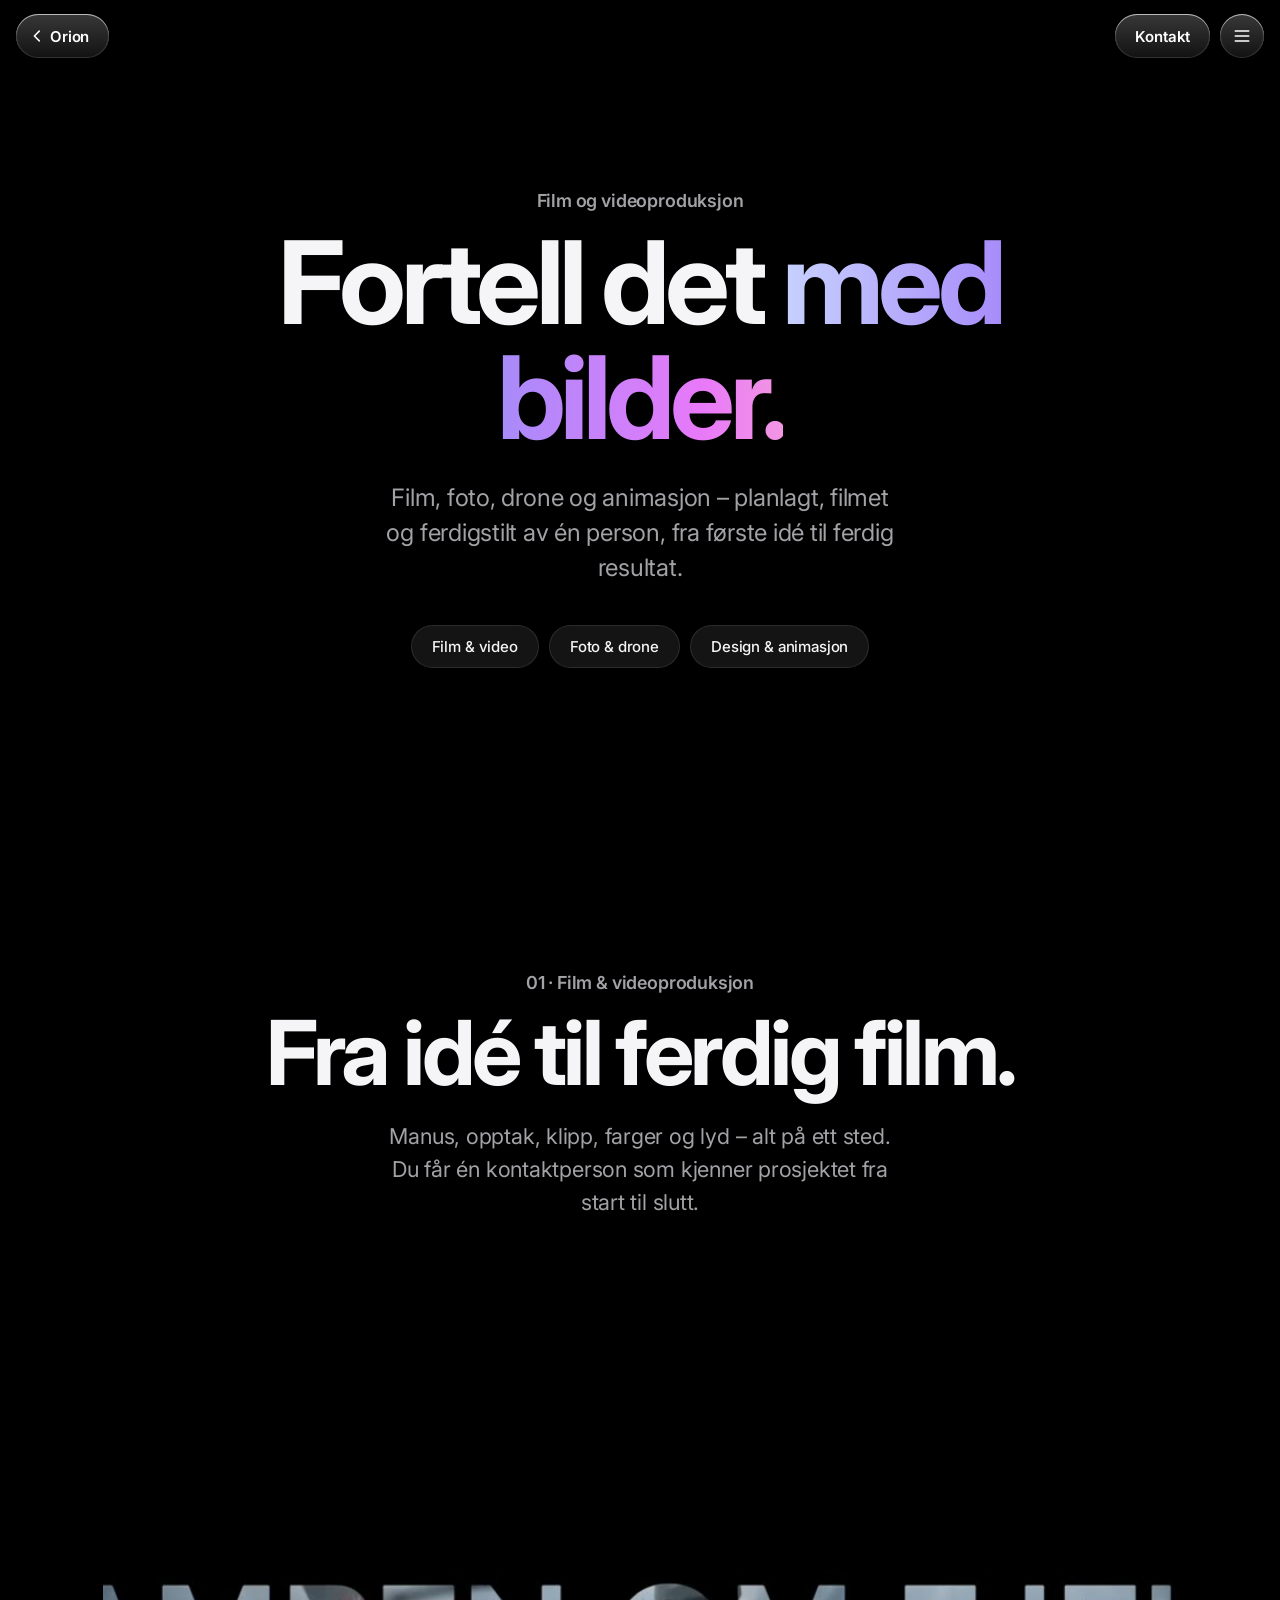
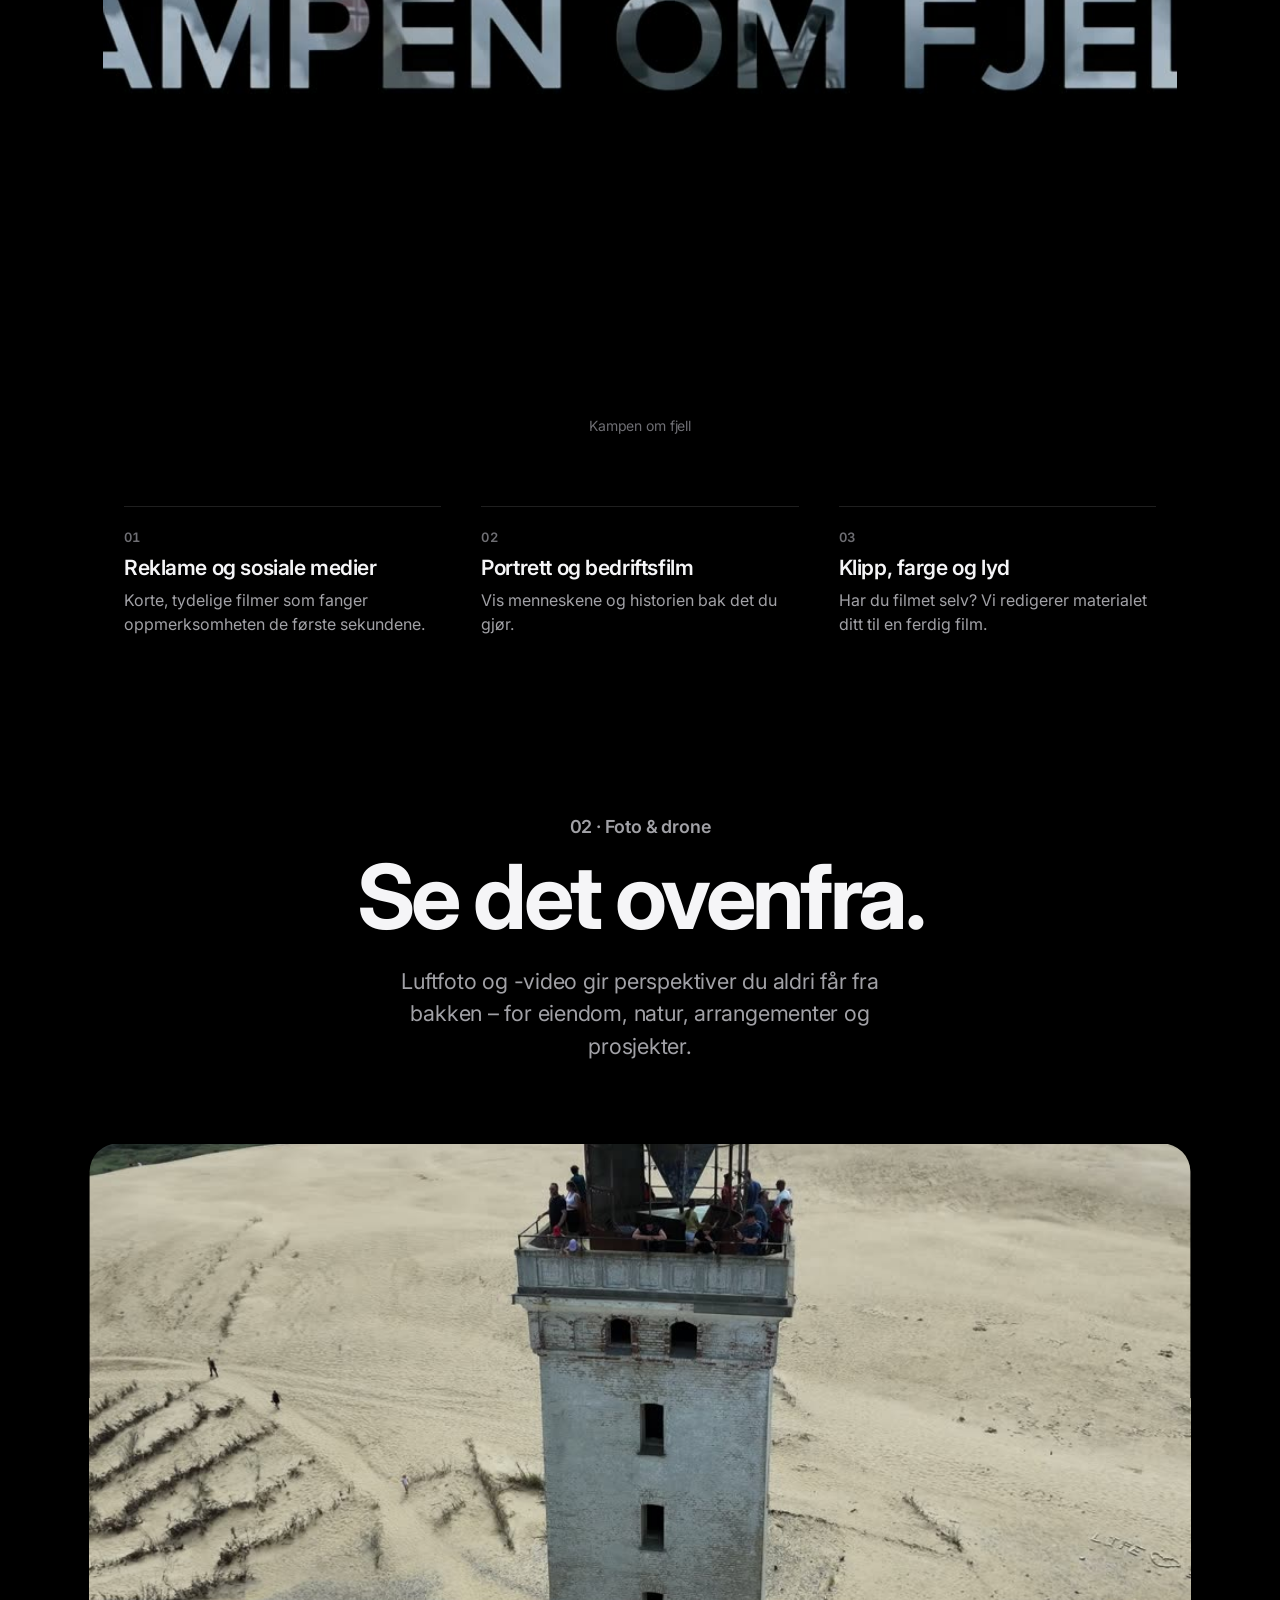
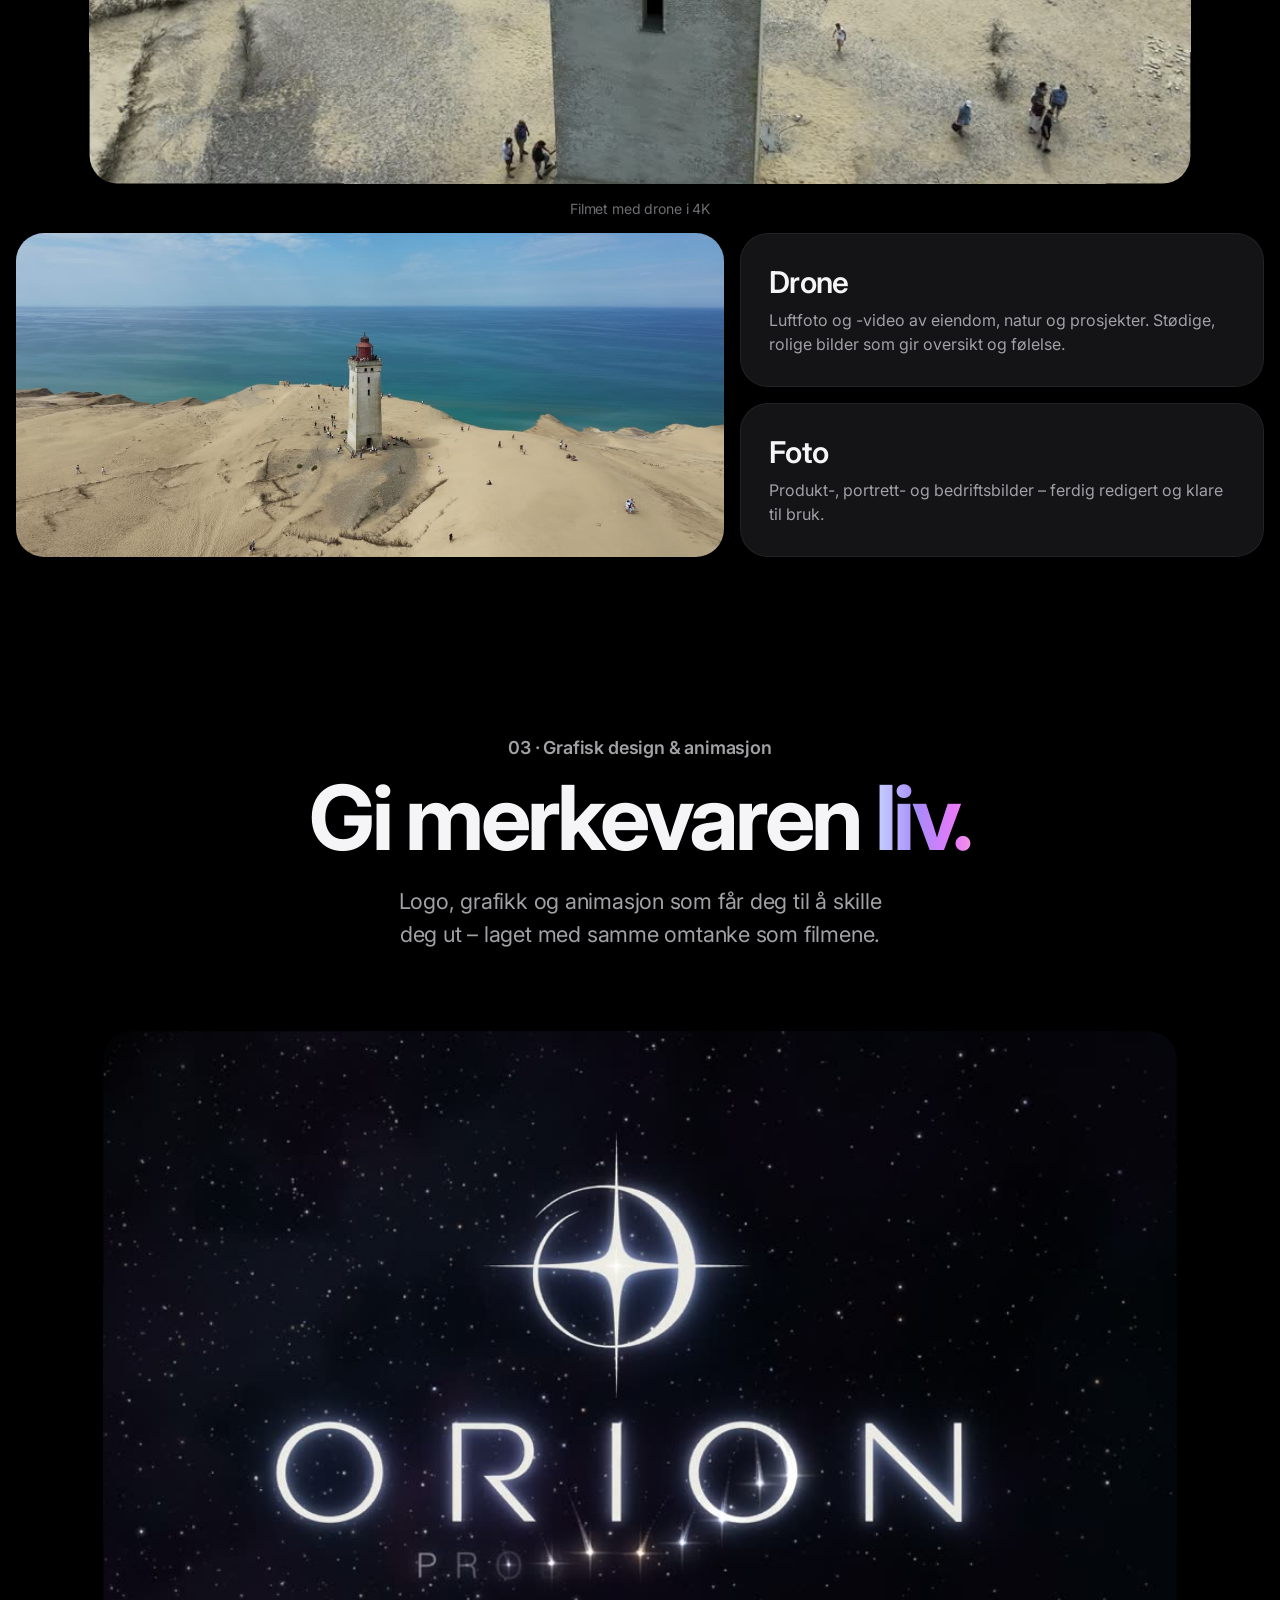
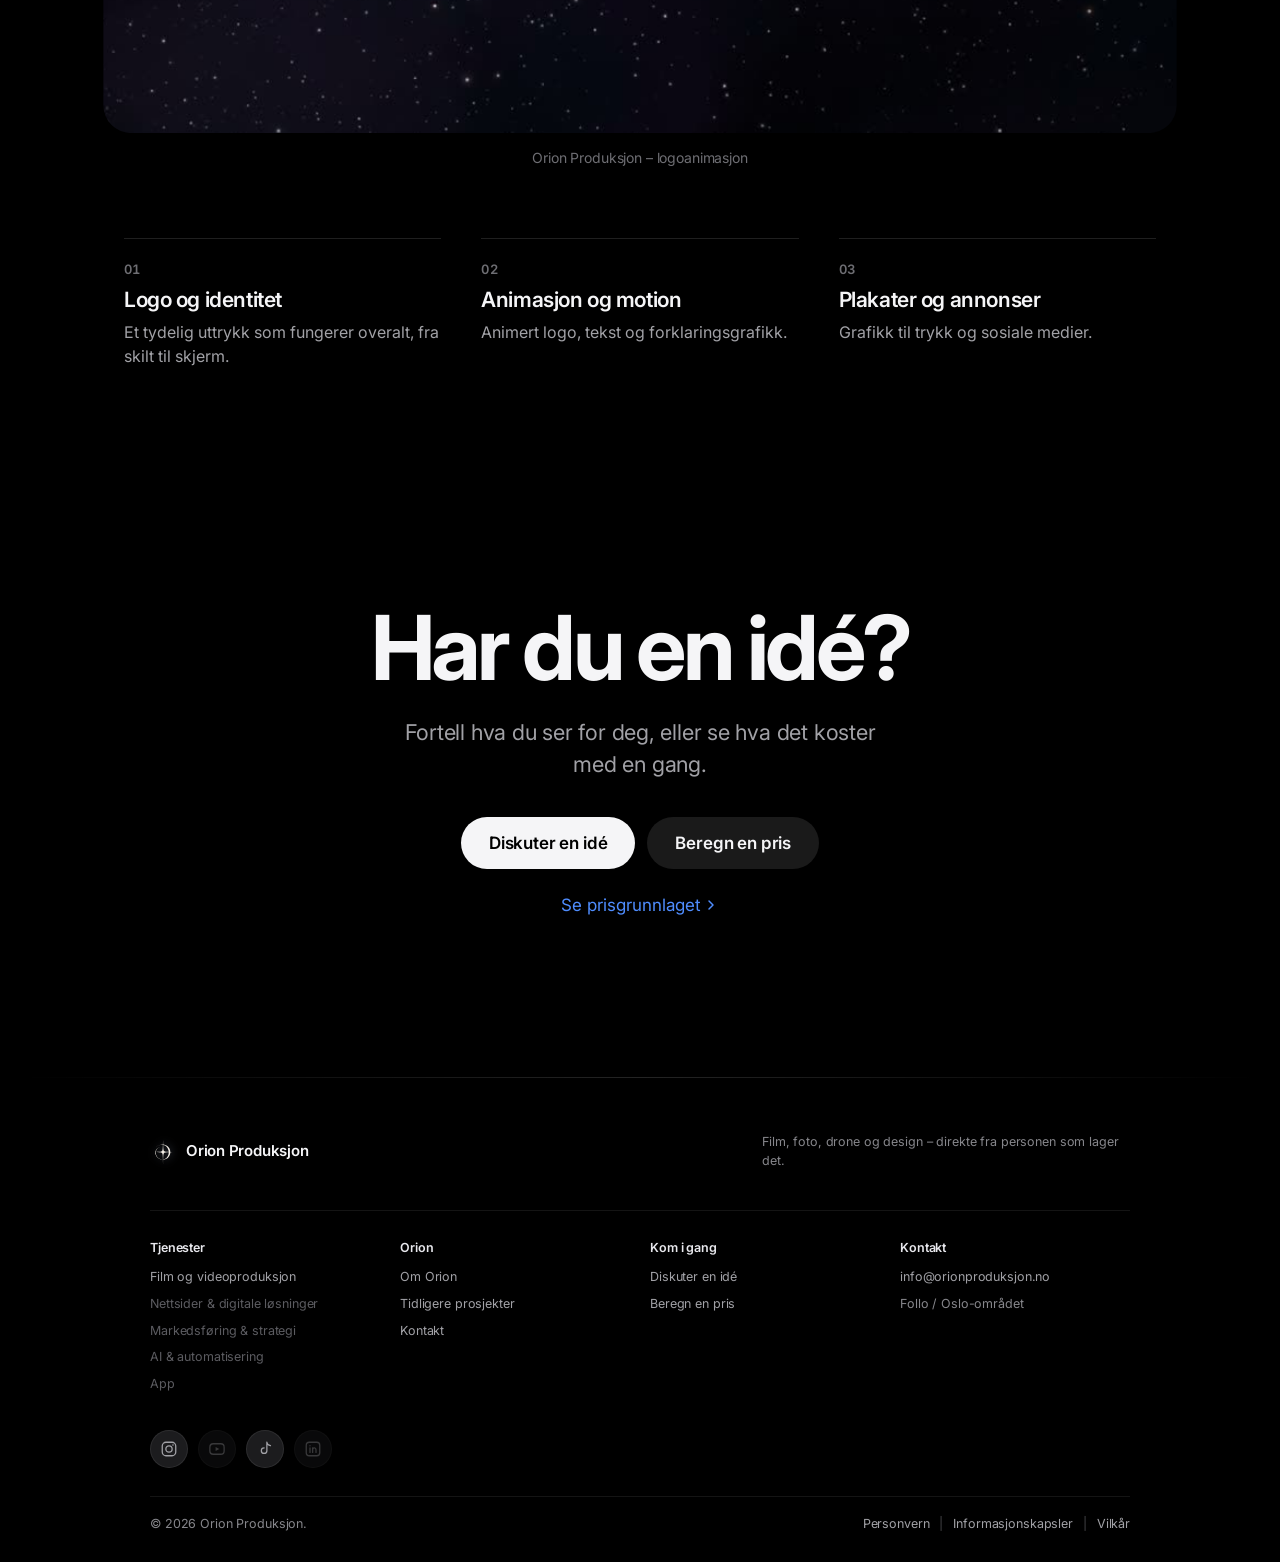
<file: tjenester.html>
<!doctype html>
<html lang="no">
<head>
  <meta charset="utf-8">
  <meta name="viewport" content="width=device-width, initial-scale=1, viewport-fit=cover">
  <script>
    /* Lett versjon: alle mobiler/nettbrett, svake maskiner (≤ 4 GB minne), sparemodus, treg tilkobling eller lav bildefrekvens
       får html.lite – samme design, men uten de tyngste effektene. Test med ?lite eller ?full (huskes i fanen). */
    (function () { try {
      var d = document.documentElement, n = navigator, c = n.connection || {}, q = location.search, k = 'orion-lite', s = sessionStorage, m;
      if (matchMedia('(pointer: coarse)').matches) d.classList.add('touch');   // mobil/nettbrett
      if (/[?&]full\b/.test(q)) s.setItem(k, '0'); else if (/[?&]lite\b/.test(q)) s.setItem(k, '1');
      m = s.getItem(k);
      // to versjoner: PC får alltid den fulle, telefon/nettbrett alltid den lette (?lite / ?full overstyrer)
      if (m ? m === '1' : d.classList.contains('touch')) d.classList.add('lite');
    } catch (e) {} })();
  </script>
  <title>Film, foto og animasjon – Orion Produksjon</title>
  <meta name="description" content="Film og videoproduksjon, foto og drone, grafisk design og animasjon fra Orion Produksjon – fra første idé til ferdig resultat.">
  <link rel="preconnect" href="https://fonts.googleapis.com">
  <link rel="preconnect" href="https://fonts.gstatic.com" crossorigin>
  <link href="https://fonts.googleapis.com/css2?family=Inter:opsz,wght@14..32,400;14..32,500;14..32,600;14..32,700&display=swap" rel="stylesheet">
  <link rel="stylesheet" href="css/om.css">
  <link rel="stylesheet" href="css/tj.css">
</head>
<body id="top">
  <a class="skip" href="#innhold">Hopp til innhold</a>
  <!-- Topplinje -->
  <header class="om-top">
    <a class="om-pill om-back" href="index.html" aria-label="Tilbake til forsiden">
      <svg viewBox="0 0 24 24" aria-hidden="true"><path d="M15 5.5L8.5 12l6.5 6.5" fill="none" stroke="currentColor" stroke-width="2" stroke-linecap="round" stroke-linejoin="round"/></svg>
      <span>Orion</span>
    </a>
    <div class="om-right">
      <a class="om-pill" href="index.html?kontakt">Kontakt</a>
    <button class="om-pill menu-btn" type="button" aria-label="Meny" aria-expanded="false" aria-controls="meny">
      <svg viewBox="0 0 24 24" fill="none" stroke="currentColor" stroke-width="2" stroke-linecap="round" aria-hidden="true">
        <line class="l l1" x1="4" y1="6" x2="20" y2="6"/><line class="l l2" x1="4" y1="12" x2="20" y2="12"/><line class="l l3" x1="4" y1="18" x2="20" y2="18"/>
      </svg>
    </button>
    </div>
  </header>
  <div class="topbar">
    <div class="nav-scrim" aria-hidden="true"></div>
    <nav class="nav" id="meny" aria-label="Hovedmeny">
      <div class="mm">
        <div class="mm-pane mm-main">
          <div class="mm-col mm-primary">
            <h2 class="mm-label">Tjenester</h2>
            <ul class="mm-big">
              <li style="--k:0"><a href="om.html">Om</a></li>
              <li style="--k:1"><a class="mm-more" href="tjenester.html#film" aria-controls="mm-film"><span class="mm-more-text">Film og videoproduksjon<small>3 tjenester · Film, foto &amp; drone, design</small></span><span class="mm-badge" aria-hidden="true"><svg class="mm-chev" viewBox="0 0 24 24" aria-hidden="true"><path d="M9 5.5l6.5 6.5L9 18.5" fill="none" stroke="currentColor" stroke-width="2" stroke-linecap="round" stroke-linejoin="round"/></svg></span></a></li>
              <li style="--k:2"><a class="mm-soon" role="link" aria-disabled="true" tabindex="0">Nettsider &amp; digitale løsninger<span class="soon-wrap"><span class="soon-tag">Kommer snart</span></span></a></li>
              <li style="--k:3"><a class="mm-soon" role="link" aria-disabled="true" tabindex="0">Markedsføring &amp; strategi<span class="soon-wrap"><span class="soon-tag">Kommer snart</span></span></a></li>
              <li style="--k:4"><a class="mm-soon" role="link" aria-disabled="true" tabindex="0">AI &amp; automatisering<span class="soon-wrap"><span class="soon-tag">Kommer snart</span></span></a></li>
              <li style="--k:5"><a class="mm-soon" role="link" aria-disabled="true" tabindex="0">App<span class="soon-wrap"><span class="soon-tag">Kommer</span></span></a></li>
              <li style="--k:6"><a href="prisgrunnlaget.html">Prisgrunnlaget</a></li>
            </ul>
          </div>
          <div class="mm-col mm-secondary mm-film-col" style="--k:5">
            <h2 class="mm-label">Film og videoproduksjon</h2>
            <ul class="mm-small"><li><a href="tjenester.html#film">Film &amp; videoproduksjon</a></li><li><a href="tjenester.html#foto">Foto &amp; drone</a></li><li><a href="tjenester.html#design">Grafisk design &amp; animasjon</a></li></ul>
          </div>
          <div class="mm-col mm-secondary" style="--k:6">
            <h2 class="mm-label">Kom i gang</h2>
            <ul class="mm-small">
              <li><a href="index.html?kontakt">Ta kontakt</a></li>
              <li><a href="index.html?kontakt">Diskuter en idé</a></li>
              <li><a href="index.html?pris">Beregn en pris</a></li>
              <li><a href="prisgrunnlaget.html">Prisgrunnlaget</a></li>
            </ul>
          </div>
        </div>
        <div class="mm-pane mm-sub" id="mm-film">
          <button class="mm-back" type="button"><svg viewBox="0 0 24 24" aria-hidden="true"><path d="M15 5.5L8.5 12l6.5 6.5" fill="none" stroke="currentColor" stroke-width="2" stroke-linecap="round" stroke-linejoin="round"/></svg><span>Tjenester</span></button>
          <h2 class="mm-label">Film og videoproduksjon</h2>
          <ul class="mm-big"><li style="--k:0"><a href="tjenester.html#film">Film &amp; videoproduksjon</a></li><li style="--k:1"><a href="tjenester.html#foto">Foto &amp; drone</a></li><li style="--k:2"><a href="tjenester.html#design">Grafisk design &amp; animasjon</a></li></ul>
        </div>
      </div>
    </nav>
  </div>

  <main id="innhold">
    <!-- Intro -->
    <section class="tj-hero" aria-labelledby="tj-title">
      <p class="tj-eyebrow reveal">Film og videoproduksjon</p>
      <h1 class="tj-h1 reveal" id="tj-title" style="--d:.08s">Fortell det <span class="grad">med bilder.</span></h1>
      <p class="tj-lead reveal" style="--d:.16s">Film, foto, drone og animasjon – planlagt, filmet og ferdigstilt av én person, fra første idé til ferdig resultat.</p>
      <div class="tj-jump reveal" style="--d:.24s">
        <a href="#film">Film &amp; video</a><a href="#foto">Foto &amp; drone</a><a href="#design">Design &amp; animasjon</a>
      </div>
    </section>

    <!-- 01 Film -->
    <section class="tj-sec" id="film" aria-labelledby="film-t">
      <header class="tj-head">
        <p class="tj-num reveal">01 · Film &amp; videoproduksjon</p>
        <h2 class="tj-h2 reveal" id="film-t" style="--d:.06s">Fra idé til ferdig film.</h2>
        <p class="tj-p reveal" style="--d:.12s">Manus, opptak, klipp, farger og lyd – alt på ett sted. Du får én kontaktperson som kjenner prosjektet fra start til slutt.</p>
      </header>
      <figure class="tj-media tj-expand">
        <div class="tj-frame"><video data-src="video/02" poster="video/02-poster.jpg" muted playsinline loop preload="none" aria-label="Kampen om fjell – filmklipp"></video></div>
        <figcaption>Kampen om fjell</figcaption>
      </figure>
      <ul class="tj-feats">
        <li class="reveal"><span class="tj-ico">01</span><h3>Reklame og sosiale medier</h3><p>Korte, tydelige filmer som fanger oppmerksomheten de første sekundene.</p></li>
        <li class="reveal" style="--d:.08s"><span class="tj-ico">02</span><h3>Portrett og bedriftsfilm</h3><p>Vis menneskene og historien bak det du gjør.</p></li>
        <li class="reveal" style="--d:.16s"><span class="tj-ico">03</span><h3>Klipp, farge og lyd</h3><p>Har du filmet selv? Vi redigerer materialet ditt til en ferdig film.</p></li>
      </ul>
    </section>

    <!-- 02 Foto & drone -->
    <section class="tj-sec" id="foto" aria-labelledby="foto-t">
      <header class="tj-head">
        <p class="tj-num reveal">02 · Foto &amp; drone</p>
        <h2 class="tj-h2 reveal" id="foto-t" style="--d:.06s">Se det ovenfra.</h2>
        <p class="tj-p reveal" style="--d:.12s">Luftfoto og -video gir perspektiver du aldri får fra bakken – for eiendom, natur, arrangementer og prosjekter.</p>
      </header>
      <figure class="tj-media tj-wide tj-expand">
        <div class="tj-frame"><video data-src="video/drone-1" poster="video/drone-1-poster.jpg" muted playsinline loop preload="none" aria-label="Dronefilm av et fyrtårn i sanddynene ved havet"></video></div>
        <figcaption>Filmet med drone i 4K</figcaption>
      </figure>
      <div class="tj-split">
        <figure class="tj-media tj-card reveal">
          <div class="tj-frame"><video data-src="video/drone-2" poster="video/drone-2-poster.jpg" muted playsinline loop preload="none" aria-label="Fyrtårn i sanddynene sett fra luften, med havet bak"></video></div>
        </figure>
        <div class="tj-cards">
          <div class="tj-card-t reveal"><h3>Drone</h3><p>Luftfoto og -video av eiendom, natur og prosjekter. Stødige, rolige bilder som gir oversikt og følelse.</p></div>
          <div class="tj-card-t reveal" style="--d:.08s"><h3>Foto</h3><p>Produkt-, portrett- og bedriftsbilder – ferdig redigert og klare til bruk.</p></div>
        </div>
      </div>
    </section>

    <!-- 03 Design & animasjon -->
    <section class="tj-sec tj-space" id="design" aria-labelledby="design-t">
      <header class="tj-head">
        <p class="tj-num reveal">03 · Grafisk design &amp; animasjon</p>
        <h2 class="tj-h2 reveal" id="design-t" style="--d:.06s">Gi merkevaren <span class="grad">liv.</span></h2>
        <p class="tj-p reveal" style="--d:.12s">Logo, grafikk og animasjon som får deg til å skille deg ut – laget med samme omtanke som filmene.</p>
      </header>
      <figure class="tj-media tj-glow tj-expand">
        <div class="tj-frame"><video data-src="video/anim-1" poster="video/anim-1-poster.jpg" muted playsinline loop preload="none" aria-label="Logoanimasjon: stjernebildet Orion tegnes og blir til Orion Produksjon-logoen"></video></div>
        <figcaption>Orion Produksjon – logoanimasjon</figcaption>
      </figure>
      <ul class="tj-feats">
        <li class="reveal"><span class="tj-ico">01</span><h3>Logo og identitet</h3><p>Et tydelig uttrykk som fungerer overalt, fra skilt til skjerm.</p></li>
        <li class="reveal" style="--d:.08s"><span class="tj-ico">02</span><h3>Animasjon og motion</h3><p>Animert logo, tekst og forklaringsgrafikk.</p></li>
        <li class="reveal" style="--d:.16s"><span class="tj-ico">03</span><h3>Plakater og annonser</h3><p>Grafikk til trykk og sosiale medier.</p></li>
      </ul>
    </section>

    <!-- Avslutning -->
    <section class="tj-cta" aria-labelledby="cta-t">
      <h2 class="tj-h2 reveal" id="cta-t">Har du en idé?</h2>
      <p class="tj-p reveal" style="--d:.06s">Fortell hva du ser for deg, eller se hva det koster med en gang.</p>
      <div class="tj-btns reveal" style="--d:.12s">
        <a class="tj-btn primary" href="index.html?kontakt">Diskuter en idé</a>
        <a class="tj-btn" href="index.html?pris">Beregn en pris</a>
      </div>
      <a class="tj-link reveal" style="--d:.18s" href="prisgrunnlaget.html">Se prisgrunnlaget<svg viewBox="0 0 24 24" aria-hidden="true"><path d="M9 6l6 6-6 6" fill="none" stroke="currentColor" stroke-width="2.2" stroke-linecap="round" stroke-linejoin="round"/></svg></a>
    </section>
  </main>

  <!-- Snarvei mellom tjenestene, flyter nederst -->
  <nav class="tj-dock" aria-label="Tjenester på denne siden">
    <a href="#film" data-sec="film">Film</a><a href="#foto" data-sec="foto">Foto &amp; drone</a><a href="#design" data-sec="design">Design</a>
  </nav>

  <footer class="site-footer" aria-labelledby="footer-title">
    <h2 id="footer-title" class="visually-hidden">Om nettstedet</h2>
    <div class="ft-inner">
      <div class="ft-top">
        <a class="ft-brand" href="#top" data-to-top aria-label="Orion Produksjon – til toppen">
          <svg viewBox="737 193 380 380" aria-hidden="true"><path d="M857.27,321.28c-20.17,15.69-32.83,38.33-34.85,63.68-3.48,43.7,23.11,84.84,64.56,100.26,32.34,12.03,67.79,4.73,92.7-18.96,15.12-14.38,24.89-33,29.09-53.52,6.2-30.34.76-61.74-15.66-87.77-21.23-33.67-59.53-51.42-99.34-46.29-30.61,3.95-56.08,19.29-77.03,42.1,16.45-23.58,44.22-38.2,72.21-43.57,19.82-3.8,39.91-3.48,58.83,1.35,52.39,12.54,87.47,58.45,86.42,111.13-.83,41.4-25.1,77.99-64.14,94.59-58.92,25.04-132.43-.76-151.16-63.65-14.03-47.11,11.95-97.32,60.12-112.14-7.42,5.03-14.92,7.5-21.75,12.81"/><path d="M927.73,203.5c3,120,3,153,15,165s45,12,165,15c-120,3-153,3-165,15s-12,45-15,165c-3-120-3-153-15-165s-45-12-165-15c120-3,153-3,165-15s12-45,15-165Z"/></svg>
          <span>Orion Produksjon</span>
        </a>
        <p class="ft-tag">Film, foto, drone og design – direkte fra personen som lager det.</p>
      </div>

      <nav class="ft-cols" aria-label="Bunntekst">
        <div class="ft-col">
          <h3>Tjenester</h3>
          <ul>
            <li><a href="tjenester.html#film">Film og videoproduksjon</a></li>
            <li><span class="ft-soon" aria-disabled="true"><span>Nettsider &amp; digitale løsninger</span><em>Kommer snart</em></span></li>
            <li><span class="ft-soon" aria-disabled="true"><span>Markedsføring &amp; strategi</span><em>Kommer snart</em></span></li>
            <li><span class="ft-soon" aria-disabled="true"><span>AI &amp; automatisering</span><em>Kommer snart</em></span></li>
            <li><span class="ft-soon" aria-disabled="true"><span>App</span><em>Kommer</em></span></li>
          </ul>
        </div>
        <div class="ft-col">
          <h3>Orion</h3>
          <ul>
            <li><a href="om.html?orion">Om Orion</a></li>
            <li><a href="index.html#prosjekter">Tidligere prosjekter</a></li>
            <li><a href="index.html?kontakt">Kontakt</a></li>
          </ul>
        </div>
        <div class="ft-col">
          <h3>Kom i gang</h3>
          <ul>
            <li><a href="index.html?kontakt">Diskuter en idé</a></li>
            <li><a href="index.html?pris">Beregn en pris</a></li>
          </ul>
        </div>
        <div class="ft-col">
          <h3>Kontakt</h3>
          <ul>
            <li><a href="mailto:info@orionproduksjon.no">info@orionproduksjon.no</a></li>
            <li><button class="ft-place" type="button" aria-haspopup="dialog">Follo / Oslo-området</button></li>
          </ul>
        </div>
      </nav>

      <div class="ft-social" aria-label="Sosiale medier">
        <a href="https://www.instagram.com/orion.produksjon" target="_blank" rel="noopener" aria-label="Instagram"><svg viewBox="0 0 24 24" aria-hidden="true"><rect x="3" y="3" width="18" height="18" rx="5" fill="none" stroke="currentColor" stroke-width="1.7"/><circle cx="12" cy="12" r="4.2" fill="none" stroke="currentColor" stroke-width="1.7"/><circle cx="17.3" cy="6.7" r="1.1" fill="currentColor"/></svg></a>
        <a class="off" aria-disabled="true" aria-label="YouTube (kommer)"><svg viewBox="0 0 24 24" aria-hidden="true"><rect x="2.5" y="5" width="19" height="14" rx="4.5" fill="none" stroke="currentColor" stroke-width="1.7"/><path d="M10.2 9.2v5.6l4.8-2.8z" fill="currentColor"/></svg></a>
        <a href="https://www.tiktok.com/@orion.produksjon" target="_blank" rel="noopener" aria-label="TikTok"><svg viewBox="0 0 24 24" aria-hidden="true"><path d="M14.5 3v11.2a3.7 3.7 0 1 1-3.7-3.7M14.5 3c.4 2.6 2.1 4.3 4.8 4.6" fill="none" stroke="currentColor" stroke-width="1.7" stroke-linecap="round" stroke-linejoin="round"/></svg></a>
        <a class="off" aria-disabled="true" aria-label="LinkedIn (kommer)"><svg viewBox="0 0 24 24" aria-hidden="true"><rect x="3" y="3" width="18" height="18" rx="4" fill="none" stroke="currentColor" stroke-width="1.7"/><path d="M8 10.5v6M8 7.6v.1M11.5 16.5v-3.4c0-1.6 1-2.6 2.3-2.6s2.2.9 2.2 2.6v3.4M11.5 10.5v6" fill="none" stroke="currentColor" stroke-width="1.7" stroke-linecap="round"/></svg></a>
      </div>

      <div class="ft-bottom">
        <p>© <span data-year>2026</span> Orion Produksjon.</p>
        <ul class="ft-legal">
          <li><a href="personvern.html">Personvern</a></li>
          <li><a href="personvern.html#lagring">Informasjonskapsler</a></li>
          <li><a href="vilkar.html">Vilkår</a></li>
        </ul>
      </div>
    </div>
  </footer>

  <script type="module" src="js/tj.js"></script>
  <script>
    // «Kommer snart»-punktene i menyen: ingen navigasjon, menyen blir stående åpen, merket vises ved trykk
    document.querySelectorAll('.mm-soon').forEach((el) => el.addEventListener('click', (e) => {
      e.preventDefault(); e.stopPropagation();
      el.classList.add('tapped'); clearTimeout(el._t); el._t = setTimeout(() => el.classList.remove('tapped'), 1800);
    }));
  </script>
  <script type="module" src="js/ft-map.js"></script>
</body>
</html>
</file>
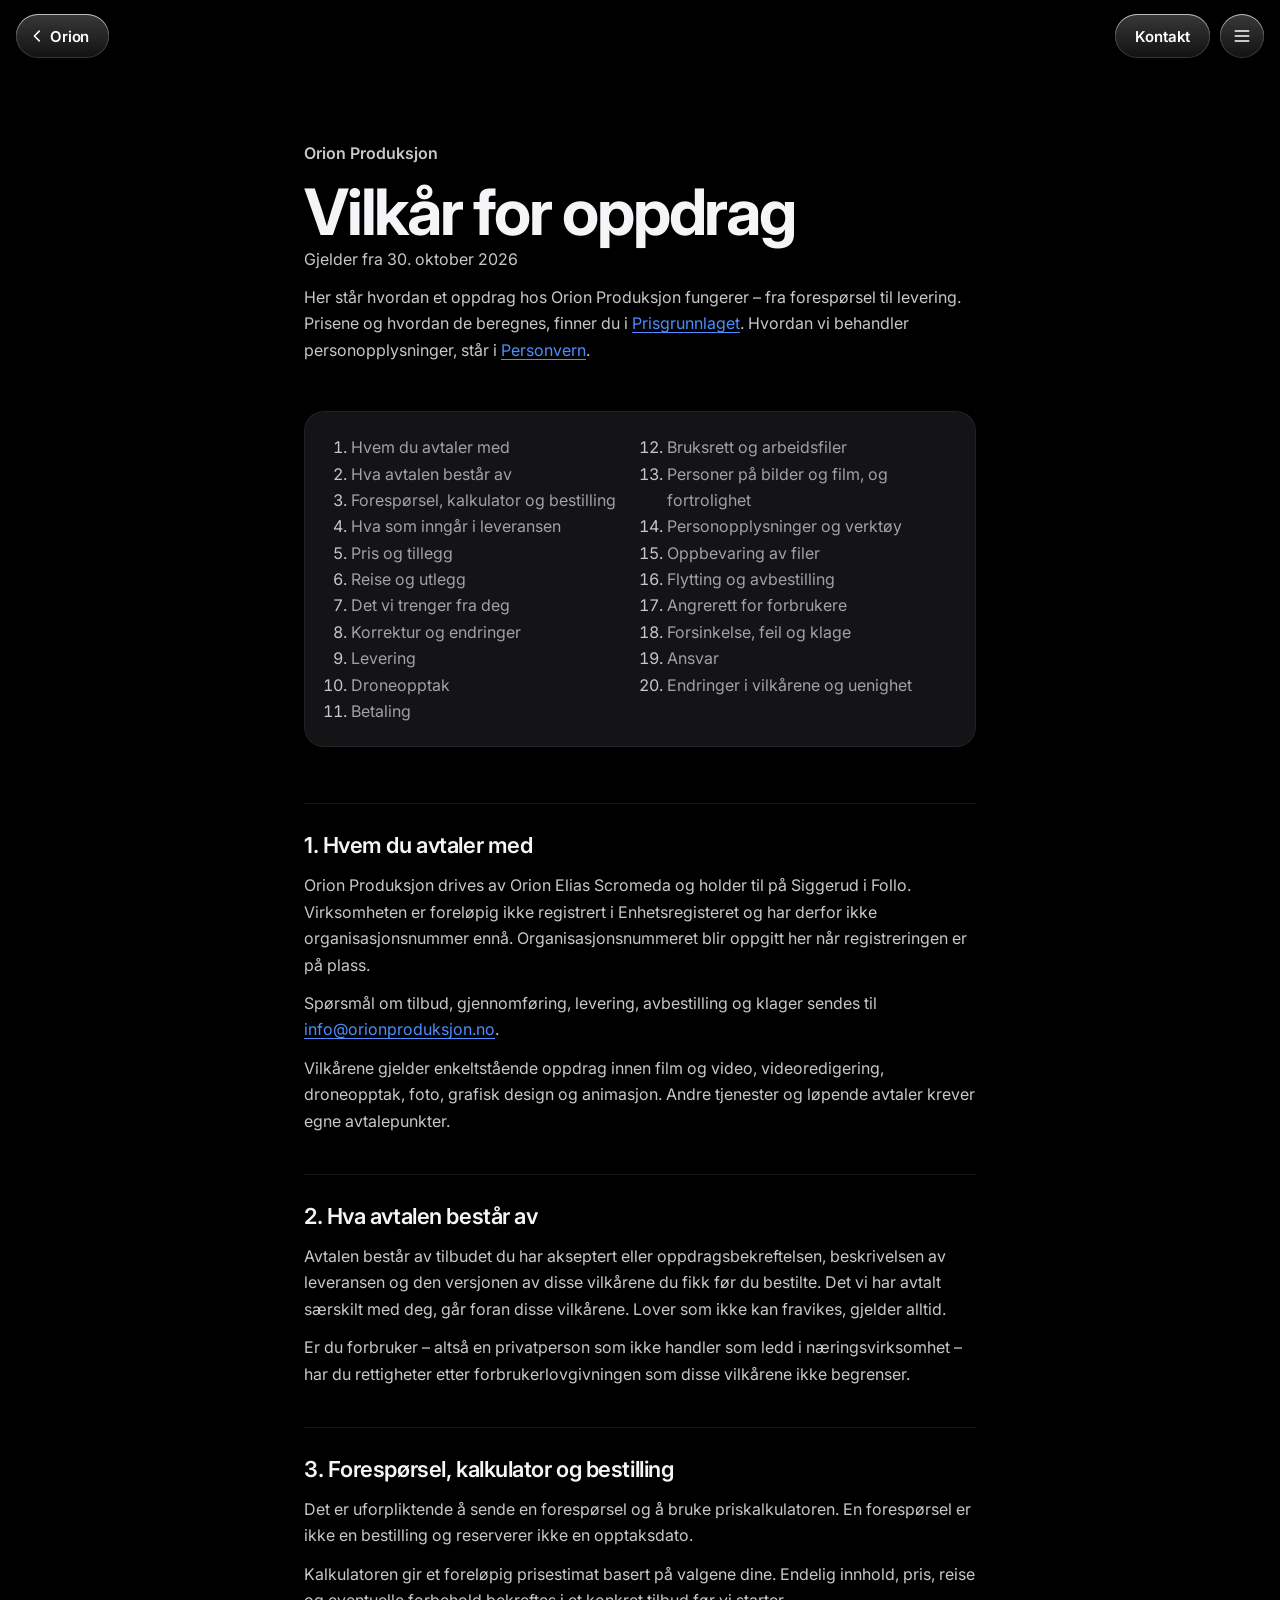
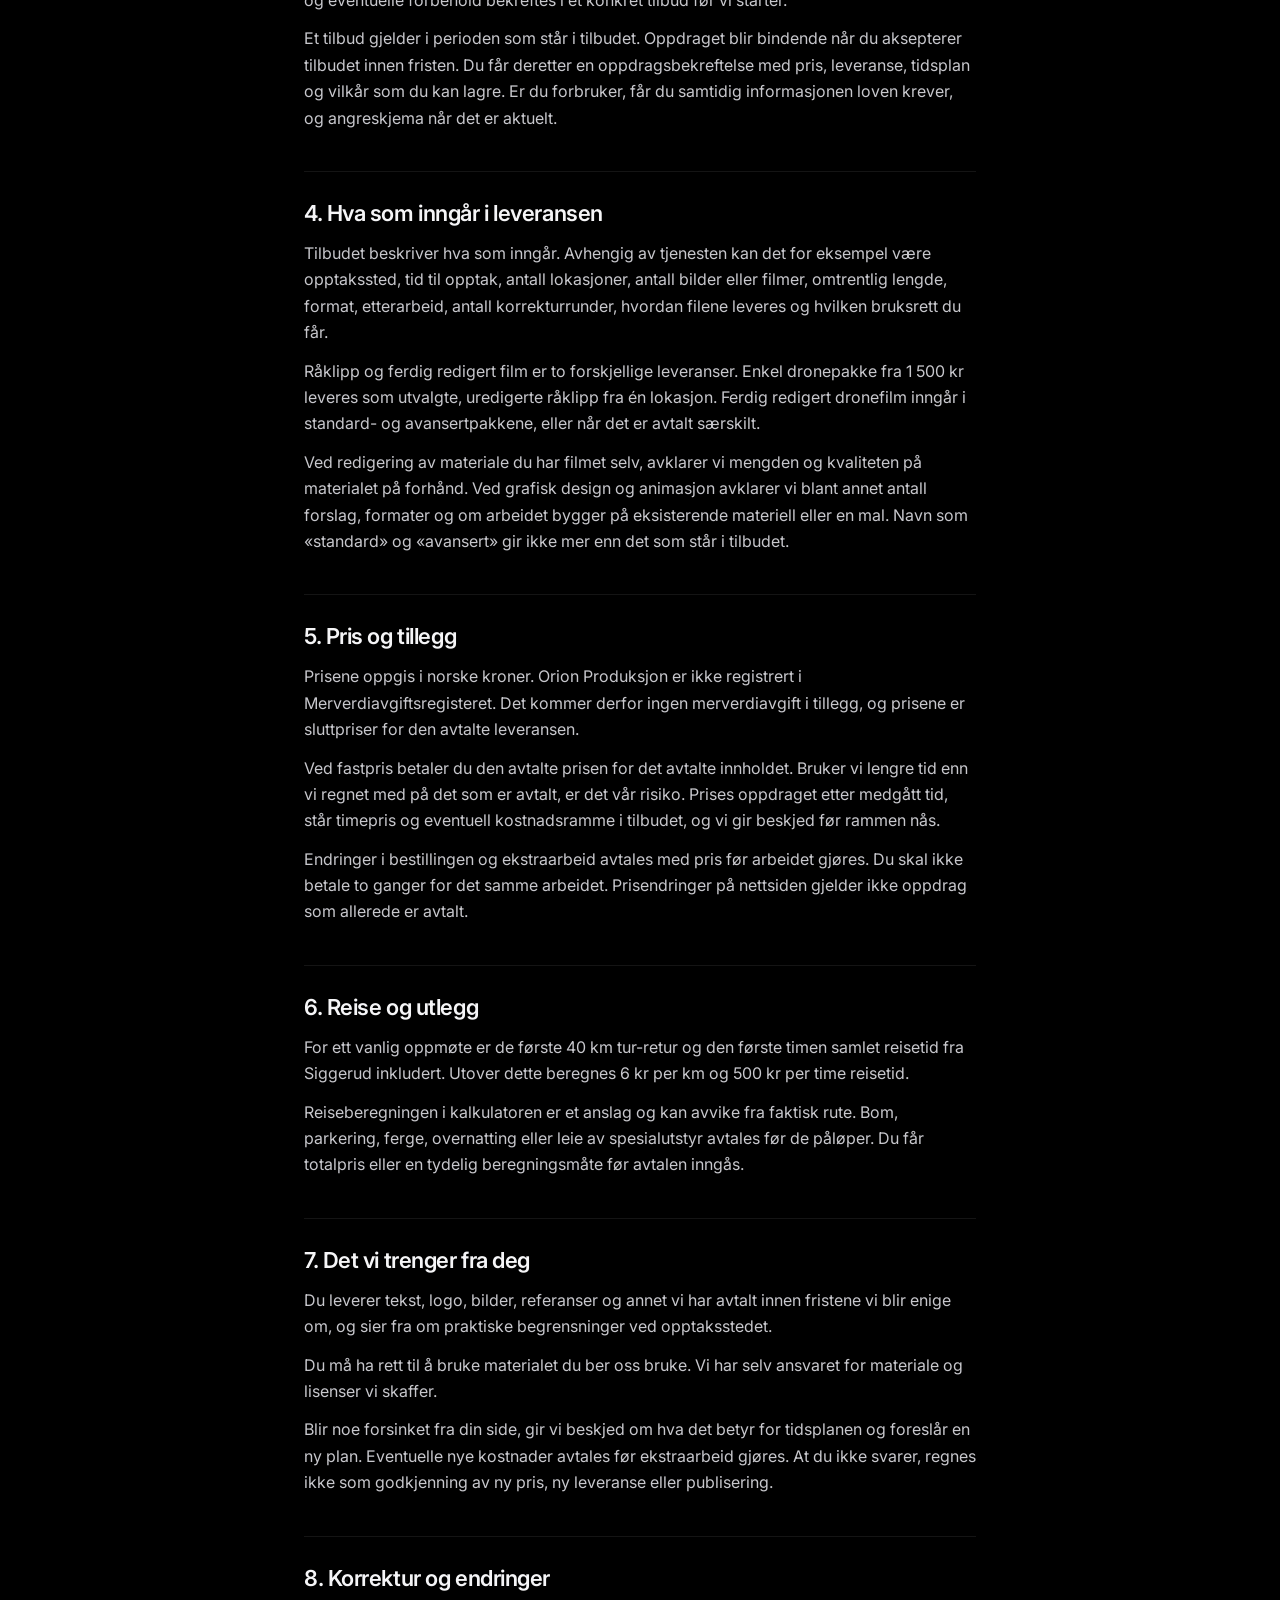
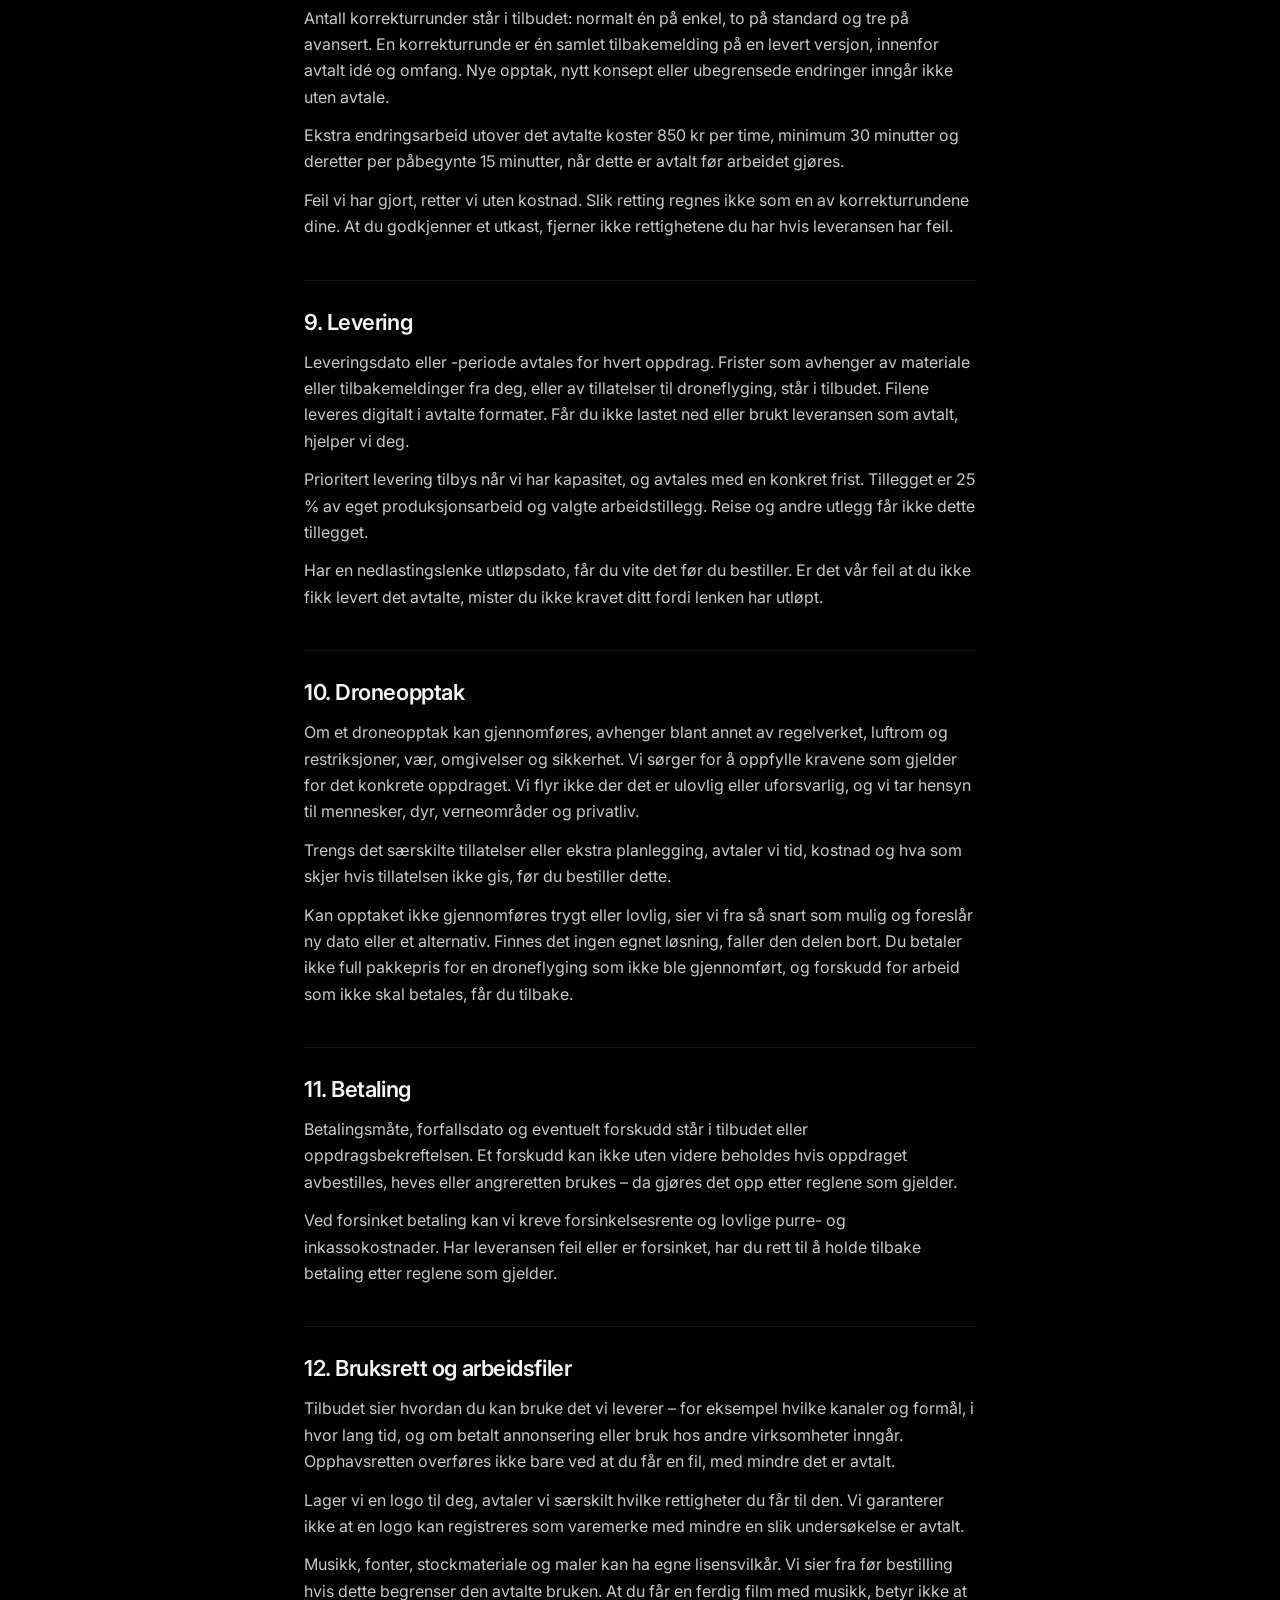
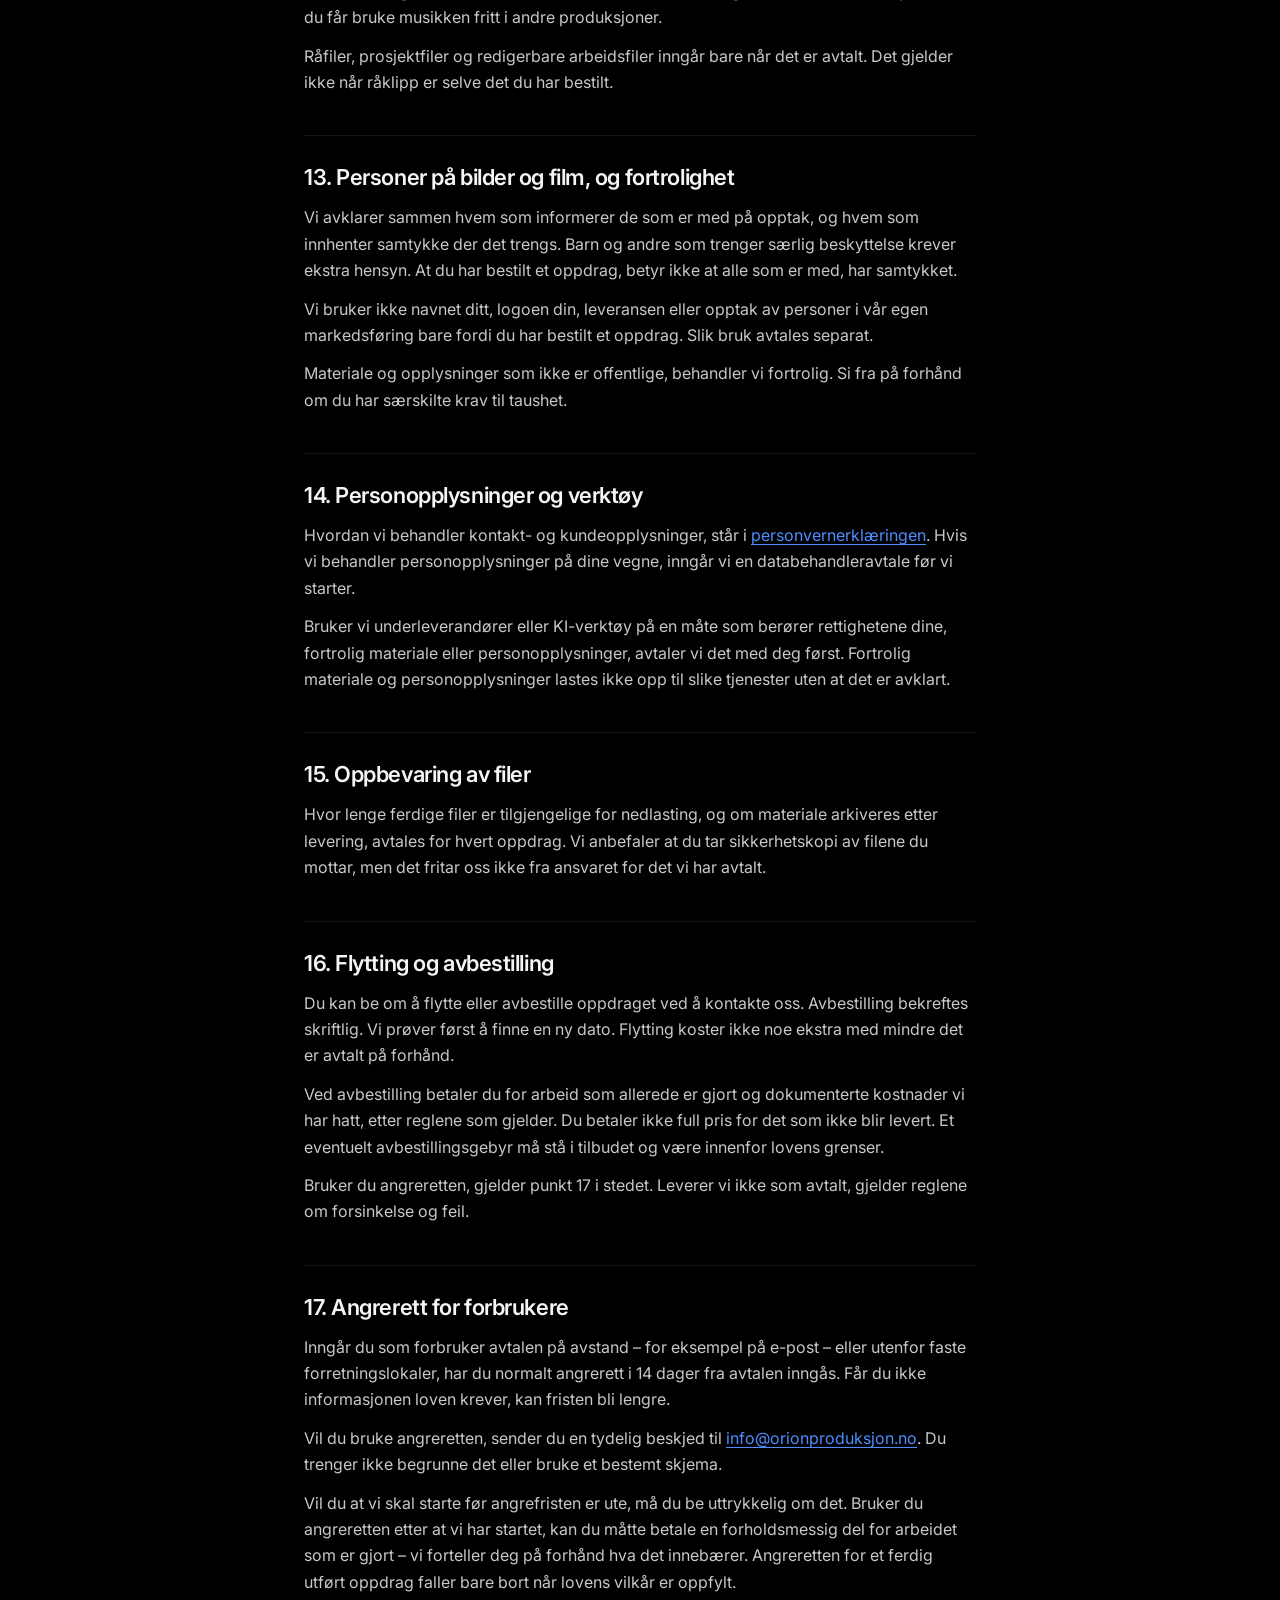
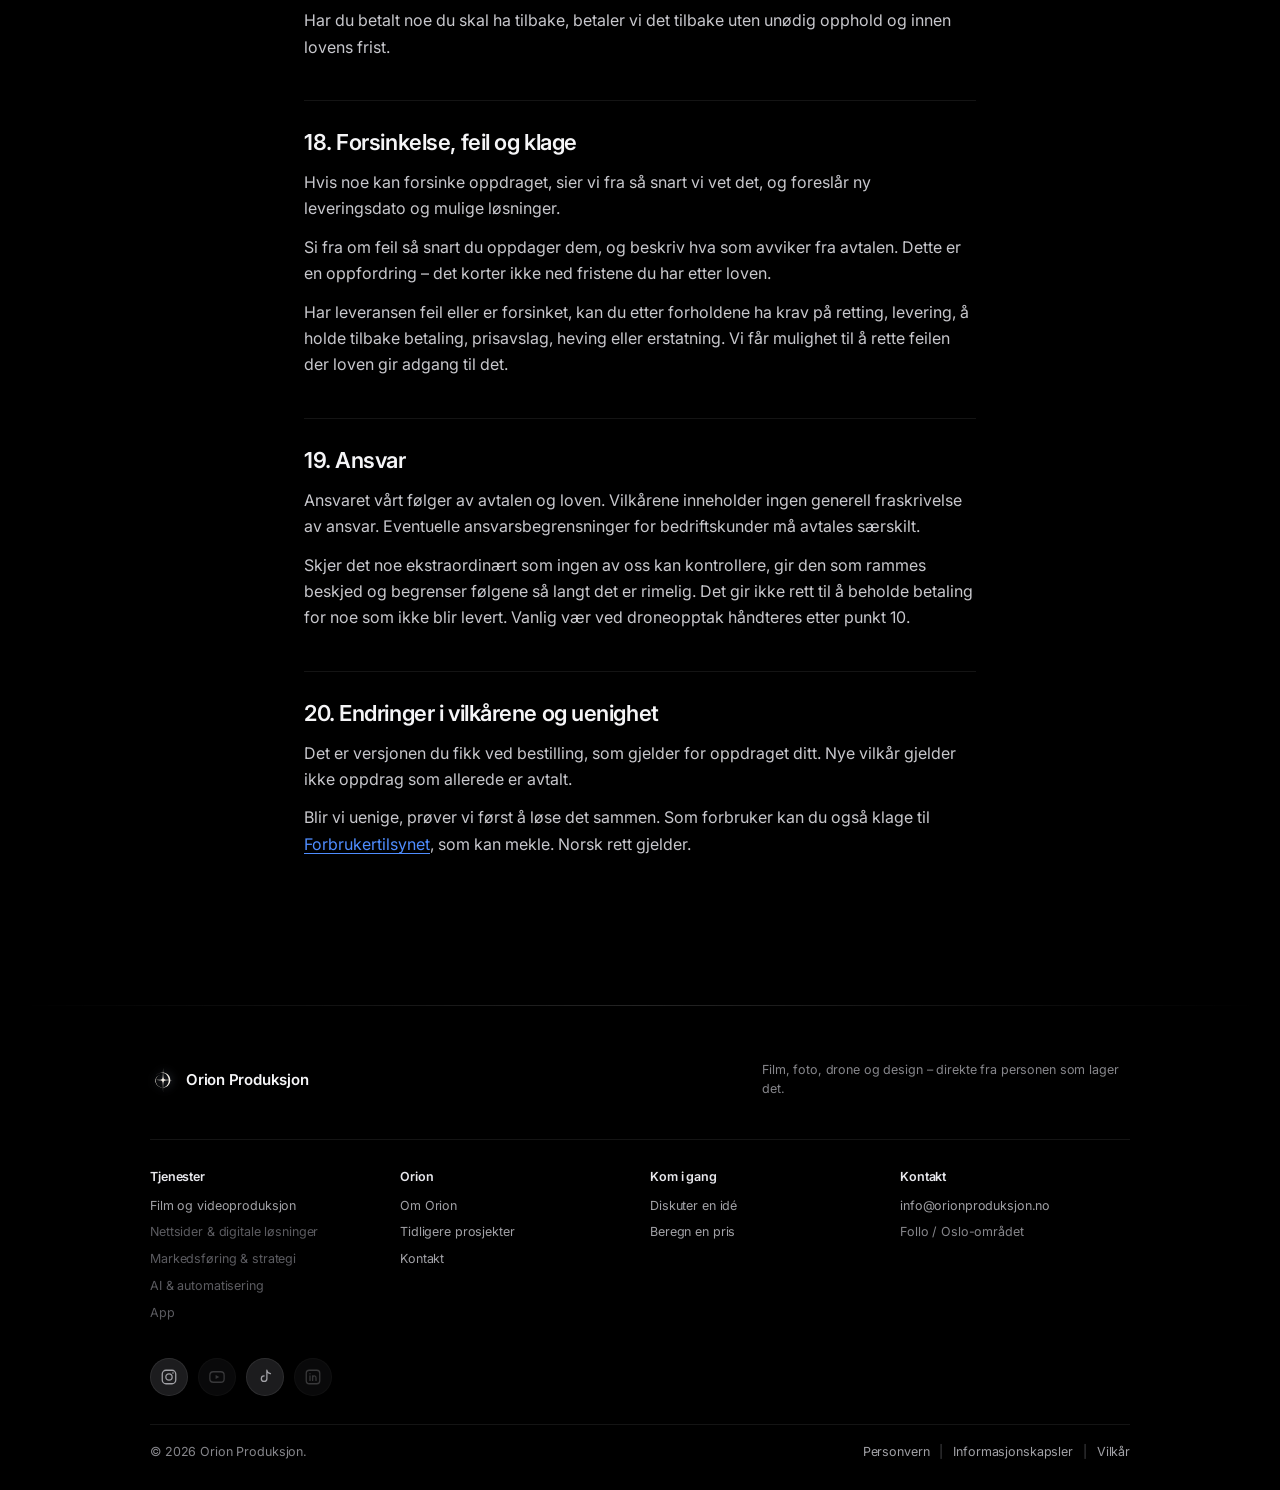
<file: vilkar.html>
<!doctype html>
<html lang="no">
<head>
  <meta charset="utf-8">
  <meta name="viewport" content="width=device-width, initial-scale=1, viewport-fit=cover">
  <script>
    /* Lett versjon: alle mobiler/nettbrett, svake maskiner (≤ 4 GB minne), sparemodus, treg tilkobling eller lav bildefrekvens
       får html.lite – samme design, men uten de tyngste effektene. Test med ?lite eller ?full (huskes i fanen). */
    (function () { try {
      var d = document.documentElement, n = navigator, c = n.connection || {}, q = location.search, k = 'orion-lite', s = sessionStorage, m;
      if (matchMedia('(pointer: coarse)').matches) d.classList.add('touch');   // mobil/nettbrett
      if (/[?&]full\b/.test(q)) s.setItem(k, '0'); else if (/[?&]lite\b/.test(q)) s.setItem(k, '1');
      m = s.getItem(k);
      // to versjoner: PC får alltid den fulle, telefon/nettbrett alltid den lette (?lite / ?full overstyrer)
      if (m ? m === '1' : d.classList.contains('touch')) d.classList.add('lite');
    } catch (e) {} })();
  </script>
  <title>Vilkår for oppdrag – Orion Produksjon</title>
  <meta name="description" content="Vilkår for oppdrag hos Orion Produksjon: tilbud, levering, korrektur, betaling, bruksrett, avbestilling og angrerett.">
  <link rel="preconnect" href="https://fonts.googleapis.com">
  <link rel="preconnect" href="https://fonts.gstatic.com" crossorigin>
  <link href="https://fonts.googleapis.com/css2?family=Inter:opsz,wght@14..32,400;14..32,500;14..32,600;14..32,700&display=swap" rel="stylesheet">
  <link rel="stylesheet" href="css/om.css">
  <link rel="stylesheet" href="css/legal.css">
</head>
<body id="top">
  <a class="skip" href="#innhold">Hopp til innhold</a>
  <!-- Topplinje -->
  <header class="om-top">
    <a class="om-pill om-back" href="index.html" aria-label="Tilbake til forsiden">
      <svg viewBox="0 0 24 24" aria-hidden="true"><path d="M15 5.5L8.5 12l6.5 6.5" fill="none" stroke="currentColor" stroke-width="2" stroke-linecap="round" stroke-linejoin="round"/></svg>
      <span>Orion</span>
    </a>
    <div class="om-right">
      <a class="om-pill" href="index.html?kontakt">Kontakt</a>
    <button class="om-pill menu-btn" type="button" aria-label="Meny" aria-expanded="false" aria-controls="meny">
      <svg viewBox="0 0 24 24" fill="none" stroke="currentColor" stroke-width="2" stroke-linecap="round" aria-hidden="true">
        <line class="l l1" x1="4" y1="6" x2="20" y2="6"/><line class="l l2" x1="4" y1="12" x2="20" y2="12"/><line class="l l3" x1="4" y1="18" x2="20" y2="18"/>
      </svg>
    </button>
    </div>
  </header>
  <div class="topbar">
    <div class="nav-scrim" aria-hidden="true"></div>
    <nav class="nav" id="meny" aria-label="Hovedmeny">
      <div class="mm">
        <div class="mm-pane mm-main">
          <div class="mm-col mm-primary">
            <h2 class="mm-label">Tjenester</h2>
            <ul class="mm-big">
              <li style="--k:0"><a href="om.html">Om</a></li>
              <li style="--k:1"><a class="mm-more" href="tjenester.html#film" aria-controls="mm-film"><span class="mm-more-text">Film og videoproduksjon<small>3 tjenester · Film, foto &amp; drone, design</small></span><span class="mm-badge" aria-hidden="true"><svg class="mm-chev" viewBox="0 0 24 24" aria-hidden="true"><path d="M9 5.5l6.5 6.5L9 18.5" fill="none" stroke="currentColor" stroke-width="2" stroke-linecap="round" stroke-linejoin="round"/></svg></span></a></li>
              <li style="--k:2"><a class="mm-soon" role="link" aria-disabled="true" tabindex="0">Nettsider &amp; digitale løsninger<span class="soon-wrap"><span class="soon-tag">Kommer snart</span></span></a></li>
              <li style="--k:3"><a class="mm-soon" role="link" aria-disabled="true" tabindex="0">Markedsføring &amp; strategi<span class="soon-wrap"><span class="soon-tag">Kommer snart</span></span></a></li>
              <li style="--k:4"><a class="mm-soon" role="link" aria-disabled="true" tabindex="0">AI &amp; automatisering<span class="soon-wrap"><span class="soon-tag">Kommer snart</span></span></a></li>
              <li style="--k:5"><a class="mm-soon" role="link" aria-disabled="true" tabindex="0">App<span class="soon-wrap"><span class="soon-tag">Kommer</span></span></a></li>
              <li style="--k:6"><a href="prisgrunnlaget.html">Prisgrunnlaget</a></li>
            </ul>
          </div>
          <div class="mm-col mm-secondary mm-film-col" style="--k:5">
            <h2 class="mm-label">Film og videoproduksjon</h2>
            <ul class="mm-small"><li><a href="tjenester.html#film">Film &amp; videoproduksjon</a></li><li><a href="tjenester.html#foto">Foto &amp; drone</a></li><li><a href="tjenester.html#design">Grafisk design &amp; animasjon</a></li></ul>
          </div>
          <div class="mm-col mm-secondary" style="--k:6">
            <h2 class="mm-label">Kom i gang</h2>
            <ul class="mm-small">
              <li><a href="index.html?kontakt">Ta kontakt</a></li>
              <li><a href="index.html?kontakt">Diskuter en idé</a></li>
              <li><a href="index.html?pris">Beregn en pris</a></li>
              <li><a href="prisgrunnlaget.html">Prisgrunnlaget</a></li>
            </ul>
          </div>
        </div>
        <div class="mm-pane mm-sub" id="mm-film">
          <button class="mm-back" type="button"><svg viewBox="0 0 24 24" aria-hidden="true"><path d="M15 5.5L8.5 12l6.5 6.5" fill="none" stroke="currentColor" stroke-width="2" stroke-linecap="round" stroke-linejoin="round"/></svg><span>Tjenester</span></button>
          <h2 class="mm-label">Film og videoproduksjon</h2>
          <ul class="mm-big"><li style="--k:0"><a href="tjenester.html#film">Film &amp; videoproduksjon</a></li><li style="--k:1"><a href="tjenester.html#foto">Foto &amp; drone</a></li><li style="--k:2"><a href="tjenester.html#design">Grafisk design &amp; animasjon</a></li></ul>
        </div>
      </div>
    </nav>
  </div>

  <main id="innhold" class="legal">
    <header class="lg-head">
      <p class="lg-eyebrow">Orion Produksjon</p>
      <h1>Vilkår for oppdrag</h1>
      <p class="lg-meta">Gjelder fra 30. oktober 2026</p>
      <p class="lg-lead">Her står hvordan et oppdrag hos Orion Produksjon fungerer – fra forespørsel til levering. Prisene og hvordan de beregnes, finner du i <a href="prisgrunnlaget.html">Prisgrunnlaget</a>. Hvordan vi behandler personopplysninger, står i <a href="personvern.html">Personvern</a>.</p>
    </header>

    <nav class="lg-toc" aria-label="Innhold">
      <ol>
        <li><a href="#v1">Hvem du avtaler med</a></li>
        <li><a href="#v2">Hva avtalen består av</a></li>
        <li><a href="#v3">Forespørsel, kalkulator og bestilling</a></li>
        <li><a href="#v4">Hva som inngår i leveransen</a></li>
        <li><a href="#v5">Pris og tillegg</a></li>
        <li><a href="#v6">Reise og utlegg</a></li>
        <li><a href="#v7">Det vi trenger fra deg</a></li>
        <li><a href="#v8">Korrektur og endringer</a></li>
        <li><a href="#v9">Levering</a></li>
        <li><a href="#v10">Droneopptak</a></li>
        <li><a href="#v11">Betaling</a></li>
        <li><a href="#v12">Bruksrett og arbeidsfiler</a></li>
        <li><a href="#v13">Personer på bilder og film, og fortrolighet</a></li>
        <li><a href="#v14">Personopplysninger og verktøy</a></li>
        <li><a href="#v15">Oppbevaring av filer</a></li>
        <li><a href="#v16">Flytting og avbestilling</a></li>
        <li><a href="#v17">Angrerett for forbrukere</a></li>
        <li><a href="#v18">Forsinkelse, feil og klage</a></li>
        <li><a href="#v19">Ansvar</a></li>
        <li><a href="#v20">Endringer i vilkårene og uenighet</a></li>
      </ol>
    </nav>

    <section id="v1"><h2>1. Hvem du avtaler med</h2>
      <p>Orion Produksjon drives av Orion Elias Scromeda og holder til på Siggerud i Follo. Virksomheten er foreløpig ikke registrert i Enhetsregisteret og har derfor ikke organisasjonsnummer ennå. Organisasjonsnummeret blir oppgitt her når registreringen er på plass.</p>
      <p>Spørsmål om tilbud, gjennomføring, levering, avbestilling og klager sendes til <a href="mailto:info@orionproduksjon.no">info@orionproduksjon.no</a>.</p>
      <p>Vilkårene gjelder enkeltstående oppdrag innen film og video, videoredigering, droneopptak, foto, grafisk design og animasjon. Andre tjenester og løpende avtaler krever egne avtalepunkter.</p>
    </section>

    <section id="v2"><h2>2. Hva avtalen består av</h2>
      <p>Avtalen består av tilbudet du har akseptert eller oppdragsbekreftelsen, beskrivelsen av leveransen og den versjonen av disse vilkårene du fikk før du bestilte. Det vi har avtalt særskilt med deg, går foran disse vilkårene. Lover som ikke kan fravikes, gjelder alltid.</p>
      <p>Er du forbruker – altså en privatperson som ikke handler som ledd i næringsvirksomhet – har du rettigheter etter forbrukerlovgivningen som disse vilkårene ikke begrenser.</p>
    </section>

    <section id="v3"><h2>3. Forespørsel, kalkulator og bestilling</h2>
      <p>Det er uforpliktende å sende en forespørsel og å bruke priskalkulatoren. En forespørsel er ikke en bestilling og reserverer ikke en opptaksdato.</p>
      <p>Kalkulatoren gir et foreløpig prisestimat basert på valgene dine. Endelig innhold, pris, reise og eventuelle forbehold bekreftes i et konkret tilbud før vi starter.</p>
      <p>Et tilbud gjelder i perioden som står i tilbudet. Oppdraget blir bindende når du aksepterer tilbudet innen fristen. Du får deretter en oppdragsbekreftelse med pris, leveranse, tidsplan og vilkår som du kan lagre. Er du forbruker, får du samtidig informasjonen loven krever, og angreskjema når det er aktuelt.</p>
    </section>

    <section id="v4"><h2>4. Hva som inngår i leveransen</h2>
      <p>Tilbudet beskriver hva som inngår. Avhengig av tjenesten kan det for eksempel være opptakssted, tid til opptak, antall lokasjoner, antall bilder eller filmer, omtrentlig lengde, format, etterarbeid, antall korrekturrunder, hvordan filene leveres og hvilken bruksrett du får.</p>
      <p>Råklipp og ferdig redigert film er to forskjellige leveranser. Enkel dronepakke fra 1 500 kr leveres som utvalgte, uredigerte råklipp fra én lokasjon. Ferdig redigert dronefilm inngår i standard- og avansertpakkene, eller når det er avtalt særskilt.</p>
      <p>Ved redigering av materiale du har filmet selv, avklarer vi mengden og kvaliteten på materialet på forhånd. Ved grafisk design og animasjon avklarer vi blant annet antall forslag, formater og om arbeidet bygger på eksisterende materiell eller en mal. Navn som «standard» og «avansert» gir ikke mer enn det som står i tilbudet.</p>
    </section>

    <section id="v5"><h2>5. Pris og tillegg</h2>
      <p>Prisene oppgis i norske kroner. Orion Produksjon er ikke registrert i Merverdiavgiftsregisteret. Det kommer derfor ingen merverdiavgift i tillegg, og prisene er sluttpriser for den avtalte leveransen.</p>
      <p>Ved fastpris betaler du den avtalte prisen for det avtalte innholdet. Bruker vi lengre tid enn vi regnet med på det som er avtalt, er det vår risiko. Prises oppdraget etter medgått tid, står timepris og eventuell kostnadsramme i tilbudet, og vi gir beskjed før rammen nås.</p>
      <p>Endringer i bestillingen og ekstraarbeid avtales med pris før arbeidet gjøres. Du skal ikke betale to ganger for det samme arbeidet. Prisendringer på nettsiden gjelder ikke oppdrag som allerede er avtalt.</p>
    </section>

    <section id="v6"><h2>6. Reise og utlegg</h2>
      <p>For ett vanlig oppmøte er de første 40 km tur-retur og den første timen samlet reisetid fra Siggerud inkludert. Utover dette beregnes 6 kr per km og 500 kr per time reisetid.</p>
      <p>Reiseberegningen i kalkulatoren er et anslag og kan avvike fra faktisk rute. Bom, parkering, ferge, overnatting eller leie av spesialutstyr avtales før de påløper. Du får totalpris eller en tydelig beregningsmåte før avtalen inngås.</p>
    </section>

    <section id="v7"><h2>7. Det vi trenger fra deg</h2>
      <p>Du leverer tekst, logo, bilder, referanser og annet vi har avtalt innen fristene vi blir enige om, og sier fra om praktiske begrensninger ved opptaksstedet.</p>
      <p>Du må ha rett til å bruke materialet du ber oss bruke. Vi har selv ansvaret for materiale og lisenser vi skaffer.</p>
      <p>Blir noe forsinket fra din side, gir vi beskjed om hva det betyr for tidsplanen og foreslår en ny plan. Eventuelle nye kostnader avtales før ekstraarbeid gjøres. At du ikke svarer, regnes ikke som godkjenning av ny pris, ny leveranse eller publisering.</p>
    </section>

    <section id="v8"><h2>8. Korrektur og endringer</h2>
      <p>Antall korrekturrunder står i tilbudet: normalt én på enkel, to på standard og tre på avansert. En korrekturrunde er én samlet tilbakemelding på en levert versjon, innenfor avtalt idé og omfang. Nye opptak, nytt konsept eller ubegrensede endringer inngår ikke uten avtale.</p>
      <p>Ekstra endringsarbeid utover det avtalte koster 850 kr per time, minimum 30 minutter og deretter per påbegynte 15 minutter, når dette er avtalt før arbeidet gjøres.</p>
      <p>Feil vi har gjort, retter vi uten kostnad. Slik retting regnes ikke som en av korrekturrundene dine. At du godkjenner et utkast, fjerner ikke rettighetene du har hvis leveransen har feil.</p>
    </section>

    <section id="v9"><h2>9. Levering</h2>
      <p>Leveringsdato eller -periode avtales for hvert oppdrag. Frister som avhenger av materiale eller tilbakemeldinger fra deg, eller av tillatelser til droneflyging, står i tilbudet. Filene leveres digitalt i avtalte formater. Får du ikke lastet ned eller brukt leveransen som avtalt, hjelper vi deg.</p>
      <p>Prioritert levering tilbys når vi har kapasitet, og avtales med en konkret frist. Tillegget er 25 % av eget produksjonsarbeid og valgte arbeidstillegg. Reise og andre utlegg får ikke dette tillegget.</p>
      <p>Har en nedlastingslenke utløpsdato, får du vite det før du bestiller. Er det vår feil at du ikke fikk levert det avtalte, mister du ikke kravet ditt fordi lenken har utløpt.</p>
    </section>

    <section id="v10"><h2>10. Droneopptak</h2>
      <p>Om et droneopptak kan gjennomføres, avhenger blant annet av regelverket, luftrom og restriksjoner, vær, omgivelser og sikkerhet. Vi sørger for å oppfylle kravene som gjelder for det konkrete oppdraget. Vi flyr ikke der det er ulovlig eller uforsvarlig, og vi tar hensyn til mennesker, dyr, verneområder og privatliv.</p>
      <p>Trengs det særskilte tillatelser eller ekstra planlegging, avtaler vi tid, kostnad og hva som skjer hvis tillatelsen ikke gis, før du bestiller dette.</p>
      <p>Kan opptaket ikke gjennomføres trygt eller lovlig, sier vi fra så snart som mulig og foreslår ny dato eller et alternativ. Finnes det ingen egnet løsning, faller den delen bort. Du betaler ikke full pakkepris for en droneflyging som ikke ble gjennomført, og forskudd for arbeid som ikke skal betales, får du tilbake.</p>
    </section>

    <section id="v11"><h2>11. Betaling</h2>
      <p>Betalingsmåte, forfallsdato og eventuelt forskudd står i tilbudet eller oppdragsbekreftelsen. Et forskudd kan ikke uten videre beholdes hvis oppdraget avbestilles, heves eller angreretten brukes – da gjøres det opp etter reglene som gjelder.</p>
      <p>Ved forsinket betaling kan vi kreve forsinkelsesrente og lovlige purre- og inkassokostnader. Har leveransen feil eller er forsinket, har du rett til å holde tilbake betaling etter reglene som gjelder.</p>
    </section>

    <section id="v12"><h2>12. Bruksrett og arbeidsfiler</h2>
      <p>Tilbudet sier hvordan du kan bruke det vi leverer – for eksempel hvilke kanaler og formål, i hvor lang tid, og om betalt annonsering eller bruk hos andre virksomheter inngår. Opphavsretten overføres ikke bare ved at du får en fil, med mindre det er avtalt.</p>
      <p>Lager vi en logo til deg, avtaler vi særskilt hvilke rettigheter du får til den. Vi garanterer ikke at en logo kan registreres som varemerke med mindre en slik undersøkelse er avtalt.</p>
      <p>Musikk, fonter, stockmateriale og maler kan ha egne lisensvilkår. Vi sier fra før bestilling hvis dette begrenser den avtalte bruken. At du får en ferdig film med musikk, betyr ikke at du får bruke musikken fritt i andre produksjoner.</p>
      <p>Råfiler, prosjektfiler og redigerbare arbeidsfiler inngår bare når det er avtalt. Det gjelder ikke når råklipp er selve det du har bestilt.</p>
    </section>

    <section id="v13"><h2>13. Personer på bilder og film, og fortrolighet</h2>
      <p>Vi avklarer sammen hvem som informerer de som er med på opptak, og hvem som innhenter samtykke der det trengs. Barn og andre som trenger særlig beskyttelse krever ekstra hensyn. At du har bestilt et oppdrag, betyr ikke at alle som er med, har samtykket.</p>
      <p>Vi bruker ikke navnet ditt, logoen din, leveransen eller opptak av personer i vår egen markedsføring bare fordi du har bestilt et oppdrag. Slik bruk avtales separat.</p>
      <p>Materiale og opplysninger som ikke er offentlige, behandler vi fortrolig. Si fra på forhånd om du har særskilte krav til taushet.</p>
    </section>

    <section id="v14"><h2>14. Personopplysninger og verktøy</h2>
      <p>Hvordan vi behandler kontakt- og kundeopplysninger, står i <a href="personvern.html">personvernerklæringen</a>. Hvis vi behandler personopplysninger på dine vegne, inngår vi en databehandleravtale før vi starter.</p>
      <p>Bruker vi underleverandører eller KI-verktøy på en måte som berører rettighetene dine, fortrolig materiale eller personopplysninger, avtaler vi det med deg først. Fortrolig materiale og personopplysninger lastes ikke opp til slike tjenester uten at det er avklart.</p>
    </section>

    <section id="v15"><h2>15. Oppbevaring av filer</h2>
      <p>Hvor lenge ferdige filer er tilgjengelige for nedlasting, og om materiale arkiveres etter levering, avtales for hvert oppdrag. Vi anbefaler at du tar sikkerhetskopi av filene du mottar, men det fritar oss ikke fra ansvaret for det vi har avtalt.</p>
    </section>

    <section id="v16"><h2>16. Flytting og avbestilling</h2>
      <p>Du kan be om å flytte eller avbestille oppdraget ved å kontakte oss. Avbestilling bekreftes skriftlig. Vi prøver først å finne en ny dato. Flytting koster ikke noe ekstra med mindre det er avtalt på forhånd.</p>
      <p>Ved avbestilling betaler du for arbeid som allerede er gjort og dokumenterte kostnader vi har hatt, etter reglene som gjelder. Du betaler ikke full pris for det som ikke blir levert. Et eventuelt avbestillingsgebyr må stå i tilbudet og være innenfor lovens grenser.</p>
      <p>Bruker du angreretten, gjelder punkt 17 i stedet. Leverer vi ikke som avtalt, gjelder reglene om forsinkelse og feil.</p>
    </section>

    <section id="v17"><h2>17. Angrerett for forbrukere</h2>
      <p>Inngår du som forbruker avtalen på avstand – for eksempel på e-post – eller utenfor faste forretningslokaler, har du normalt angrerett i 14 dager fra avtalen inngås. Får du ikke informasjonen loven krever, kan fristen bli lengre.</p>
      <p>Vil du bruke angreretten, sender du en tydelig beskjed til <a href="mailto:info@orionproduksjon.no">info@orionproduksjon.no</a>. Du trenger ikke begrunne det eller bruke et bestemt skjema.</p>
      <p>Vil du at vi skal starte før angrefristen er ute, må du be uttrykkelig om det. Bruker du angreretten etter at vi har startet, kan du måtte betale en forholdsmessig del for arbeidet som er gjort – vi forteller deg på forhånd hva det innebærer. Angreretten for et ferdig utført oppdrag faller bare bort når lovens vilkår er oppfylt.</p>
      <p>Har du betalt noe du skal ha tilbake, betaler vi det tilbake uten unødig opphold og innen lovens frist.</p>
    </section>

    <section id="v18"><h2>18. Forsinkelse, feil og klage</h2>
      <p>Hvis noe kan forsinke oppdraget, sier vi fra så snart vi vet det, og foreslår ny leveringsdato og mulige løsninger.</p>
      <p>Si fra om feil så snart du oppdager dem, og beskriv hva som avviker fra avtalen. Dette er en oppfordring – det korter ikke ned fristene du har etter loven.</p>
      <p>Har leveransen feil eller er forsinket, kan du etter forholdene ha krav på retting, levering, å holde tilbake betaling, prisavslag, heving eller erstatning. Vi får mulighet til å rette feilen der loven gir adgang til det.</p>
    </section>

    <section id="v19"><h2>19. Ansvar</h2>
      <p>Ansvaret vårt følger av avtalen og loven. Vilkårene inneholder ingen generell fraskrivelse av ansvar. Eventuelle ansvarsbegrensninger for bedriftskunder må avtales særskilt.</p>
      <p>Skjer det noe ekstraordinært som ingen av oss kan kontrollere, gir den som rammes beskjed og begrenser følgene så langt det er rimelig. Det gir ikke rett til å beholde betaling for noe som ikke blir levert. Vanlig vær ved droneopptak håndteres etter punkt 10.</p>
    </section>

    <section id="v20"><h2>20. Endringer i vilkårene og uenighet</h2>
      <p>Det er versjonen du fikk ved bestilling, som gjelder for oppdraget ditt. Nye vilkår gjelder ikke oppdrag som allerede er avtalt.</p>
      <p>Blir vi uenige, prøver vi først å løse det sammen. Som forbruker kan du også klage til <a href="https://www.forbrukertilsynet.no" target="_blank" rel="noopener">Forbrukertilsynet</a>, som kan mekle. Norsk rett gjelder.</p>
    </section>
  </main>

  <footer class="site-footer" aria-labelledby="footer-title">
    <h2 id="footer-title" class="visually-hidden">Om nettstedet</h2>
    <div class="ft-inner">
      <div class="ft-top">
        <a class="ft-brand" href="#top" data-to-top aria-label="Orion Produksjon – til toppen">
          <svg viewBox="737 193 380 380" aria-hidden="true"><path d="M857.27,321.28c-20.17,15.69-32.83,38.33-34.85,63.68-3.48,43.7,23.11,84.84,64.56,100.26,32.34,12.03,67.79,4.73,92.7-18.96,15.12-14.38,24.89-33,29.09-53.52,6.2-30.34.76-61.74-15.66-87.77-21.23-33.67-59.53-51.42-99.34-46.29-30.61,3.95-56.08,19.29-77.03,42.1,16.45-23.58,44.22-38.2,72.21-43.57,19.82-3.8,39.91-3.48,58.83,1.35,52.39,12.54,87.47,58.45,86.42,111.13-.83,41.4-25.1,77.99-64.14,94.59-58.92,25.04-132.43-.76-151.16-63.65-14.03-47.11,11.95-97.32,60.12-112.14-7.42,5.03-14.92,7.5-21.75,12.81"/><path d="M927.73,203.5c3,120,3,153,15,165s45,12,165,15c-120,3-153,3-165,15s-12,45-15,165c-3-120-3-153-15-165s-45-12-165-15c120-3,153-3,165-15s12-45,15-165Z"/></svg>
          <span>Orion Produksjon</span>
        </a>
        <p class="ft-tag">Film, foto, drone og design – direkte fra personen som lager det.</p>
      </div>

      <nav class="ft-cols" aria-label="Bunntekst">
        <div class="ft-col">
          <h3>Tjenester</h3>
          <ul>
            <li><a href="tjenester.html#film">Film og videoproduksjon</a></li>
            <li><span class="ft-soon" aria-disabled="true"><span>Nettsider &amp; digitale løsninger</span><em>Kommer snart</em></span></li>
            <li><span class="ft-soon" aria-disabled="true"><span>Markedsføring &amp; strategi</span><em>Kommer snart</em></span></li>
            <li><span class="ft-soon" aria-disabled="true"><span>AI &amp; automatisering</span><em>Kommer snart</em></span></li>
            <li><span class="ft-soon" aria-disabled="true"><span>App</span><em>Kommer</em></span></li>
          </ul>
        </div>
        <div class="ft-col">
          <h3>Orion</h3>
          <ul>
            <li><a href="om.html?orion">Om Orion</a></li>
            <li><a href="index.html#prosjekter">Tidligere prosjekter</a></li>
            <li><a href="index.html?kontakt">Kontakt</a></li>
          </ul>
        </div>
        <div class="ft-col">
          <h3>Kom i gang</h3>
          <ul>
            <li><a href="index.html?kontakt">Diskuter en idé</a></li>
            <li><a href="index.html?pris">Beregn en pris</a></li>
          </ul>
        </div>
        <div class="ft-col">
          <h3>Kontakt</h3>
          <ul>
            <li><a href="mailto:info@orionproduksjon.no">info@orionproduksjon.no</a></li>
            <li><button class="ft-place" type="button" aria-haspopup="dialog">Follo / Oslo-området</button></li>
          </ul>
        </div>
      </nav>

      <div class="ft-social" aria-label="Sosiale medier">
        <a href="https://www.instagram.com/orion.produksjon" target="_blank" rel="noopener" aria-label="Instagram"><svg viewBox="0 0 24 24" aria-hidden="true"><rect x="3" y="3" width="18" height="18" rx="5" fill="none" stroke="currentColor" stroke-width="1.7"/><circle cx="12" cy="12" r="4.2" fill="none" stroke="currentColor" stroke-width="1.7"/><circle cx="17.3" cy="6.7" r="1.1" fill="currentColor"/></svg></a>
        <a class="off" aria-disabled="true" aria-label="YouTube (kommer)"><svg viewBox="0 0 24 24" aria-hidden="true"><rect x="2.5" y="5" width="19" height="14" rx="4.5" fill="none" stroke="currentColor" stroke-width="1.7"/><path d="M10.2 9.2v5.6l4.8-2.8z" fill="currentColor"/></svg></a>
        <a href="https://www.tiktok.com/@orion.produksjon" target="_blank" rel="noopener" aria-label="TikTok"><svg viewBox="0 0 24 24" aria-hidden="true"><path d="M14.5 3v11.2a3.7 3.7 0 1 1-3.7-3.7M14.5 3c.4 2.6 2.1 4.3 4.8 4.6" fill="none" stroke="currentColor" stroke-width="1.7" stroke-linecap="round" stroke-linejoin="round"/></svg></a>
        <a class="off" aria-disabled="true" aria-label="LinkedIn (kommer)"><svg viewBox="0 0 24 24" aria-hidden="true"><rect x="3" y="3" width="18" height="18" rx="4" fill="none" stroke="currentColor" stroke-width="1.7"/><path d="M8 10.5v6M8 7.6v.1M11.5 16.5v-3.4c0-1.6 1-2.6 2.3-2.6s2.2.9 2.2 2.6v3.4M11.5 10.5v6" fill="none" stroke="currentColor" stroke-width="1.7" stroke-linecap="round"/></svg></a>
      </div>

      <div class="ft-bottom">
        <p>© <span data-year>2026</span> Orion Produksjon.</p>
        <ul class="ft-legal">
          <li><a href="personvern.html">Personvern</a></li>
          <li><a href="personvern.html#lagring">Informasjonskapsler</a></li>
          <li><a href="vilkar.html">Vilkår</a></li>
        </ul>
      </div>
    </div>
  </footer>

  <script type="module" src="js/legal.js"></script>
  <script>
    // «Kommer snart»-punktene i menyen: ingen navigasjon, menyen blir stående åpen, merket vises ved trykk
    document.querySelectorAll('.mm-soon').forEach((el) => el.addEventListener('click', (e) => {
      e.preventDefault(); e.stopPropagation();
      el.classList.add('tapped'); clearTimeout(el._t); el._t = setTimeout(() => el.classList.remove('tapped'), 1800);
    }));
  </script>
  <script type="module" src="js/ft-map.js"></script>
</body>
</html>
</file>
<file: css/thread.css>
/* ═════════ Forsiden: blekktråden (js/thread.js) med tekst i blurrede bokser ═════════ */
.thread-front {
  --paper: #ebe6e2; --tink: #1a1a1a;
  position: relative; z-index: 0;
  /* overgangen til svart tegnes som en blekkflom i canvas (js/thread.js) */
  /* papiret går over i svart nederst, før «La arbeidet snakke for seg selv.» */
  /* det svarte dras inn nedenfra (fast gradering); mørkningen over ligger i .front-dim */
  background: linear-gradient(to bottom, var(--paper) 0, rgb(235,230,226) calc(100% - 70.0vh), rgb(235,230,226) calc(100% - 66.1vh), rgb(232,227,223) calc(100% - 62.2vh), rgb(227,222,218) calc(100% - 58.3vh), rgb(217,212,209) calc(100% - 54.4vh), rgb(203,199,196) calc(100% - 50.6vh), rgb(186,182,179) calc(100% - 46.7vh), rgb(165,161,159) calc(100% - 42.8vh), rgb(142,139,136) calc(100% - 38.9vh), rgb(118,115,113) calc(100% - 35.0vh), rgb(93,91,90) calc(100% - 31.1vh), rgb(70,69,67) calc(100% - 27.2vh), rgb(49,48,47) calc(100% - 23.3vh), rgb(32,31,30) calc(100% - 19.4vh), rgb(18,18,17) calc(100% - 15.6vh), rgb(8,8,8) calc(100% - 11.7vh), rgb(3,3,3) calc(100% - 7.8vh), rgb(0,0,0) calc(100% - 3.9vh), rgb(0,0,0) calc(100% - 0.0vh));
}
/* svart kant som dras oppover nedenfra, og mørkning av papiret – begge i takt med scrollingen – bare opacity, så det går på skjermkortet og blir helt jevnt */
.front-rise { position: fixed; left: 0; right: 0; bottom: 0; height: 160vh; height: 160svh; z-index: 0; pointer-events: none;
  background: linear-gradient(to bottom, rgba(0,0,0,0.000) 0.0%, rgba(0,0,0,0.003) 2.9%, rgba(0,0,0,0.023) 5.7%, rgba(0,0,0,0.069) 8.6%, rgba(0,0,0,0.145) 11.4%, rgba(0,0,0,0.246) 14.3%, rgba(0,0,0,0.368) 17.1%, rgba(0,0,0,0.500) 20.0%, rgba(0,0,0,0.632) 22.9%, rgba(0,0,0,0.754) 25.7%, rgba(0,0,0,0.855) 28.6%, rgba(0,0,0,0.931) 31.4%, rgba(0,0,0,0.977) 34.3%, rgba(0,0,0,0.997) 37.1%, rgba(0,0,0,1.000) 40.0%, #000 100%); transform: translateY(100%); will-change: transform; }
.front-dim { position: fixed; inset: 0; z-index: 0; background: #000; opacity: 0; pointer-events: none; will-change: opacity; }
#thread, #thread-top { position: fixed; inset: 0; width: 100vw; height: 100vh; z-index: 1; pointer-events: none; }
#thread-top { z-index: 3; }
/* Mobil: lerretet ligger i siden og scroller med innholdet (se js/thread.js) – høyden settes fra JS */
html.touch #thread, html.touch #thread-top { position: absolute; top: 0; left: 0; right: auto; bottom: auto; width: 100%; will-change: transform; }
/* Mobil: boksene toner inn bare med opasitet og bevegelse på skjermkortet – ingen glans eller tunge skygger som må males på nytt */
html.touch .tbox.lglass.lglass { box-shadow: inset 0 0 0 1px rgba(255, 255, 255, .1) !important; will-change: opacity, transform;
  transition: opacity .7s ease, transform .9s cubic-bezier(.16, 1, .3, 1); }
html.touch .tbox.lglass::before { display: none; }   /* fremre del av ringen rundt «Direkte kontakt» ligger over boksen */
.thread-front .tsec { position: relative; z-index: 2; height: 110vh; height: 110svh; padding: 0 8vw; }
.thread-front .hero { height: 100vh; height: 100svh; }
.thread-front .tsec.last { height: 120vh; height: 120svh; }

/* Tekst i blurrede bokser, så effekten ikke tar all oppmerksomheten */
.tbox {
  position: absolute; top: 26vh; left: 8vw; width: min(560px, 84vw);
  padding: clamp(26px, 3vw, 44px);
  color: var(--tink);
  opacity: 0; transform: translateY(32px);
  transition: opacity .9s ease, transform 1.1s cubic-bezier(.16, 1, .3, 1);
}
/* samme glass som Kontakt-knappen øverst (.lglass), bare med boksradius */
.tbox.lglass.lglass { --glass-r: 28px; position: absolute; background: rgba(255, 255, 255, .14);
  transition: opacity .9s ease, transform 1.1s cubic-bezier(.16, 1, .3, 1); }
.tbox.lglass.in:active { transform: none; }
.tbox.in { opacity: 1; transform: none; }
.tbox.right { left: auto; right: 8vw; }
.tbox.center { left: 50%; margin-left: calc(min(560px, 84vw) / -2); top: 30vh; text-align: center; }
.tbox h2 {
  font-family: var(--font-display); font-weight: 700; color: var(--tink);
  font-size: clamp(34px, 4vw, 58px); line-height: 1.02; letter-spacing: -.04em;
}
.tbox .lead {
  margin-top: 20px; font-family: var(--font-display); font-weight: 600; color: var(--tink);
  font-size: clamp(20px, 1.8vw, 25px); line-height: 1.25; letter-spacing: -.022em;
}
.tbox p.body {
  margin-top: 16px; font-family: var(--font-text); color: #2b2926;
  font-size: 17px; line-height: 1.5; letter-spacing: -.016em;
}
.tbox .more {
  display: inline-flex; align-items: center; gap: 2px; margin-top: 22px;
  color: var(--tink); text-decoration: none;
  font-family: var(--font-text); font-size: 17px; font-weight: 500; letter-spacing: -.02em;
}
.tbox .more svg { width: 17px; height: 17px; transition: transform .3s cubic-bezier(.16, 1, .3, 1); }
.tbox .more:hover svg { transform: translateX(4px); }
.tbox .more:hover { text-decoration: underline; text-underline-offset: 4px; }
.tbox .more:focus-visible { outline: 2px solid var(--tink); outline-offset: 4px; border-radius: 4px; }

/* Topplinja er mørk mens den ligger over papiret */
.topbar .btn-pin { visibility: visible; pointer-events: auto; }
.on-paper .topbar .btn-pin, .on-paper .topbar .menu-btn { color: #1a1a1a; }
.on-paper .topbar .lglass.lglass { background: rgba(255, 255, 255, .45); }

@media (max-width: 760px) {
  .tbox, .tbox.right, .tbox.center { left: 5vw; right: auto; width: 90vw; margin-left: 0; top: 22vh; text-align: left; }
}
@media (prefers-reduced-motion: reduce) { .tbox { opacity: 1; transform: none; transition: none; } }


/* «La arbeidet snakke for seg selv.» kommer tettere på overgangen */
.thread-front + .work { margin-top: -40vh; margin-top: -40svh; }

/* knappene øverst skifter farge mykt når bakgrunnen blir mørk */
.topbar .btn-pin, .topbar .menu-btn { transition: color .5s ease, background-color .5s ease, transform .25s cubic-bezier(.2, 1.4, .4, 1); }

/* ── Lys/mørk-bryter (glass), øverst til venstre ── */
.theme-btn.lglass.lglass {
  --glass-r: 999px;
  position: absolute; top: 26px; left: 16px; z-index: 40;
  width: 60px; height: 32px; padding: 0; border: 0; cursor: pointer;
  color: #1a1a1a;
  transition: color .5s ease, background-color .5s ease, transform .25s cubic-bezier(.2, 1.4, .4, 1);
}
.theme-btn .tb-knob {
  position: absolute; top: 3px; left: 3px; width: 26px; height: 26px; border-radius: 50%;
  display: grid; place-items: center;
  background: rgba(255, 255, 255, .9); color: #1a1a1a;
  box-shadow: 0 1px 2px rgba(0,0,0,.18), 0 3px 8px rgba(0,0,0,.12);
  transition: transform .45s cubic-bezier(.2, 1.3, .3, 1), background-color .45s ease, color .45s ease;
}
.theme-btn svg { width: 15px; height: 15px; position: absolute; transition: opacity .3s ease, transform .45s ease; }
.theme-btn .tb-moon { opacity: 0; transform: rotate(-60deg) scale(.6); }
html.dark .theme-btn .tb-knob { transform: translateX(28px); background: #1c1c1e; color: #f5f5f7; }
html.dark .theme-btn .tb-sun { opacity: 0; transform: rotate(60deg) scale(.6); }
html.dark .theme-btn .tb-moon { opacity: 1; transform: none; }
.theme-btn:focus-visible { outline: 2px solid currentColor; outline-offset: 3px; }
.on-paper .topbar .theme-btn.lglass { background: rgba(255, 255, 255, .45); }

/* ── Mørk modus: alt svart, hvit tekst og hvitt blekk, ingen fade til svart ── */
html.dark .thread-front { --paper: #000; background: #000; }
html.dark .tbox { --tink: #f5f5f7; }
html.dark .tbox p.body { color: rgba(245, 245, 247, .82); }
html.dark .tbox.lglass.lglass { background: rgba(255, 255, 255, .07); }
html.dark .front-dim, html.dark .front-rise { display: none; }
@media (prefers-reduced-motion: reduce) { .theme-btn .tb-knob, .theme-btn svg { transition: none; } }

/* glassknappene øverst: uten glansen på toppen */
.topbar .lglass::before { display: none; }

/* tekstboksene: uten glansen på toppen */
.tbox.lglass::before { display: none; }
</file>
<file: css/create.css>
/* ─────────────────────────────────────────────────────────────
   «La oss skape noe.» – Orion Contact + Orion Estimate
   ───────────────────────────────────────────────────────────── */
:root {
  --neutral: #0e0f13;
  --ink-1: #f5f5f7;
  --ink-2: rgba(245, 245, 247, 0.72);
  --ink-3: rgba(245, 245, 247, 0.5);
  --line: rgba(255, 255, 255, 0.1);
  --card: rgba(255, 255, 255, 0.045);
  --card-hi: rgba(255, 255, 255, 0.08);
  --accent: #8fb4ff;
  --ok: #4cd18b;
}

/* ── Seksjonen ── */
.create {
  position: relative; z-index: 2;
  background: var(--neutral);
  padding: 18vh 20px 22vh;
  overflow: hidden;
  isolation: isolate;
  color: var(--ink-1);
}
/* Nordlys: de fem videofargene ligger igjen som et rolig, svevende lys */
.aurora { position: absolute; inset: -10% -20%; z-index: -1; pointer-events: none; filter: blur(70px) saturate(120%); opacity: var(--aurora, 0); }
.aurora i {
  position: absolute; width: 46vmax; height: 46vmax; border-radius: 50%;
  opacity: .32; mix-blend-mode: screen;
  animation: drift 28s ease-in-out infinite alternate;
}
.aurora i:nth-child(1) { background: #d7262f; left: -6%; top: 2%; }
.aurora i:nth-child(2) { background: #2f5f9e; right: -8%; top: -4%; animation-duration: 34s; animation-delay: -6s; }
.aurora i:nth-child(3) { background: #e9741c; left: 22%; top: 40%; opacity: .2; animation-duration: 31s; animation-delay: -12s; }
.aurora i:nth-child(4) { background: #7b3ff2; right: 4%; top: 46%; animation-duration: 38s; animation-delay: -3s; }
.aurora i:nth-child(5) { background: #1f9d55; left: 38%; top: -12%; opacity: .22; animation-duration: 26s; animation-delay: -18s; }
@keyframes drift {
  0%   { transform: translate(0, 0) scale(1); }
  50%  { transform: translate(6vmax, 4vmax) scale(1.15); }
  100% { transform: translate(-5vmax, -3vmax) scale(.92); }
}
.create-grain { position: absolute; inset: 0; z-index: -1; pointer-events: none; opacity: .06;
  background-image: url("data:image/svg+xml;utf8,<svg xmlns='http://www.w3.org/2000/svg' width='140' height='140'><filter id='n'><feTurbulence baseFrequency='.9' numOctaves='2' stitchTiles='stitch'/></filter><rect width='140' height='140' filter='url(%23n)' opacity='.6'/></svg>"); }

.create-inner { max-width: 1080px; margin: 0 auto; }
.create-kicker {
  font-family: var(--font-text); font-size: 14px; font-weight: 600; letter-spacing: .14em; text-transform: uppercase;
  color: var(--ink-3); text-align: center;
}
.create-title {
  font-family: var(--font-display); font-weight: 700;
  font-size: clamp(48px, 10vw, 128px); line-height: .98; letter-spacing: -0.035em;
  text-align: center; margin: 14px 0 0;
  background: linear-gradient(100deg, #fff 0%, #fff 35%, #ffb4a8 45%, #c9b6ff 55%, #fff 66%, #fff 100%);
  background-size: 260% 100%; background-position: 100% 0;
  -webkit-background-clip: text; background-clip: text; color: transparent;
  animation: shimmer 7s ease-in-out infinite;
}
@keyframes shimmer { 0%, 100% { background-position: 100% 0; } 50% { background-position: 0% 0; } }
.create-lead {
  font-family: var(--font-text); font-size: clamp(17px, 1.7vw, 21px); line-height: 1.47; letter-spacing: -0.02em;
  color: var(--ink-2); text-align: center; max-width: 620px; margin: 22px auto 0;
}

/* Inn-animasjon når delen kommer til syne */
.reveal { opacity: 0; transform: translateY(28px); transition: opacity .8s cubic-bezier(.2, .7, .2, 1), transform .9s cubic-bezier(.2, .7, .2, 1); transition-delay: var(--rd, 0s); }
.reveal.shown { opacity: 1; transform: none; }

/* ── To store valgkort ── */
.paths { display: grid; gap: 18px; margin: 64px auto 0; max-width: 980px; }
@media (min-width: 760px) { .paths { grid-template-columns: 1fr 1fr; gap: 22px; } }
/* Kortene – Apple-stil: mørk, rolig flate, store gradientfylte symboler (som SF Symbols),
   blå tekstlenke med chevron, og en langsom, myk glød som roterer rundt kanten. */
@property --spin { syntax: '<angle>'; inherits: false; initial-value: 0deg; }
.path {
  position: relative; isolation: isolate;
  display: flex; flex-direction: column; align-items: flex-start; gap: 0;
  min-height: 300px; padding: 36px 34px 32px; border-radius: 30px; text-align: left; cursor: pointer;
  color: #f5f5f7; font: inherit;
  background: linear-gradient(180deg, #1c1c1e 0%, #121213 100%);
  border: 1px solid rgba(255,255,255,0.09);
  box-shadow: inset 0 1px 0 rgba(255,255,255,0.06), 0 30px 60px rgba(0,0,0,0.35);
  transition: transform .6s cubic-bezier(.2, .9, .2, 1), box-shadow .6s, border-color .4s;
}
/* glødende kant: en konisk gradient som sakte går rundt */
.path::before {
  content: ""; position: absolute; inset: -1px; border-radius: inherit; padding: 1px; pointer-events: none;
  background: conic-gradient(from var(--spin), transparent 0deg, rgba(255,255,255,.0) 20deg, rgba(255,255,255,.7) 70deg, rgba(255,255,255,0) 130deg, transparent 360deg);
  -webkit-mask: linear-gradient(#000 0 0) content-box, linear-gradient(#000 0 0);
  -webkit-mask-composite: xor; mask-composite: exclude;
  opacity: .5; animation: spin 10s linear infinite;
}
/* myk glød ut fra kortet, i samme farger, som puster rolig */
.path::after {
  content: ""; position: absolute; inset: 10%; z-index: -1; border-radius: inherit; pointer-events: none;
  background: radial-gradient(closest-side, rgba(255,255,255,.9), transparent);
  filter: blur(50px); opacity: .05;
  animation: breathe 7s ease-in-out infinite;
}
.path:nth-child(2)::before { animation-delay: -5s; }
.path:nth-child(2)::after { animation-delay: -3.5s; }
@keyframes spin { to { --spin: 360deg; } }
@keyframes breathe { 0%, 100% { opacity: .03; } 50% { opacity: .08; } }
.path:hover { transform: translateY(-3px); border-color: rgba(255,255,255,0.14); box-shadow: inset 0 1px 0 rgba(255,255,255,0.08), 0 40px 80px rgba(0,0,0,0.45); }
.path:hover::before { opacity: .85; }
.path:focus-visible { outline: 2px solid #2997ff; outline-offset: 4px; }
.path-icon {
  position: relative; display: block; width: 64px; height: 64px; margin-bottom: 28px; border-radius: 18px;
  background: linear-gradient(180deg, #2c2c2e, #1a1a1c);
  box-shadow: inset 0 1px 0 rgba(255,255,255,.14), inset 0 -1px 0 rgba(0,0,0,.5), 0 10px 24px rgba(0,0,0,.45);
}
.path-icon::before {
  content: ""; position: absolute; inset: 15px;
  background: linear-gradient(180deg, #ffffff 0%, #d9d9de 45%, #8e8e93 100%);
  -webkit-mask: var(--glyph) center / contain no-repeat; mask: var(--glyph) center / contain no-repeat;
  filter: drop-shadow(0 1px 0 rgba(0,0,0,.4));
}
.path-icon.chat { --glyph: url("data:image/svg+xml,%3Csvg xmlns=%22http://www.w3.org/2000/svg%22 viewBox=%220 0 48 48%22 fill=%22none%22 stroke=%22%23000%22 stroke-width=%222.6%22 stroke-linecap=%22round%22 stroke-linejoin=%22round%22%3E%3Cpath d=%22M30.5 9.5H11a5.5 5.5 0 0 0-5.5 5.5v11A5.5 5.5 0 0 0 11 31.5h2.5v6.2l7.8-6.2h9.2A5.5 5.5 0 0 0 36 26V15a5.5 5.5 0 0 0-5.5-5.5Z%22/%3E%3Cpath d=%22M36 17.5h1a5.5 5.5 0 0 1 5.5 5.5v9.5A5.5 5.5 0 0 1 37 38h-1v5l-6.3-5H24a5.5 5.5 0 0 1-4.3-2.1%22/%3E%3Cpath d=%22M13 18.5h16M13 24h10%22/%3E%3C/svg%3E"); }
.path-icon.sliders { --glyph: url("data:image/svg+xml,%3Csvg xmlns=%22http://www.w3.org/2000/svg%22 viewBox=%220 0 48 48%22 fill=%22none%22 stroke=%22%23000%22 stroke-width=%222.6%22 stroke-linecap=%22round%22 stroke-linejoin=%22round%22%3E%3Cpath d=%22M7 13h20M37 13h4M7 24h6M23 24h18M7 35h22M39 35h2%22/%3E%3Ccircle cx=%2232%22 cy=%2213%22 r=%224.6%22/%3E%3Ccircle cx=%2218%22 cy=%2224%22 r=%224.6%22/%3E%3Ccircle cx=%2234%22 cy=%2235%22 r=%224.6%22/%3E%3C/svg%3E"); }
.path-icon svg { display: none; }
.path h3 { font-family: var(--font-display); font-size: clamp(26px, 2.7vw, 32px); line-height: 1.1; font-weight: 600; letter-spacing: -0.01em; margin: 0; }
.path p { font-family: var(--font-text); font-size: 17px; line-height: 1.47; letter-spacing: -0.022em; color: #a1a1a6; margin: 10px 0 0; max-width: 32ch; }
.path .go {
  margin-top: auto; padding-top: 26px; display: inline-flex; align-items: center; gap: 4px;
  font-family: var(--font-text); font-size: 17px; font-weight: 400; letter-spacing: -0.022em; color: #2997ff;
}
.path .go svg { display: none; }
.path .go::after {
  content: ""; width: 11px; height: 11px; margin-top: 1px; background: currentColor;
  -webkit-mask: url("data:image/svg+xml,%3Csvg xmlns=%22http://www.w3.org/2000/svg%22 viewBox=%220 0 12 12%22%3E%3Cpath d=%22M4.2 2.2 8 6l-3.8 3.8%22 fill=%22none%22 stroke=%22%23000%22 stroke-width=%221.6%22 stroke-linecap=%22round%22 stroke-linejoin=%22round%22/%3E%3C/svg%3E") center / contain no-repeat; mask: url("data:image/svg+xml,%3Csvg xmlns=%22http://www.w3.org/2000/svg%22 viewBox=%220 0 12 12%22%3E%3Cpath d=%22M4.2 2.2 8 6l-3.8 3.8%22 fill=%22none%22 stroke=%22%23000%22 stroke-width=%221.6%22 stroke-linecap=%22round%22 stroke-linejoin=%22round%22/%3E%3C/svg%3E") center / contain no-repeat;
  transition: transform .3s ease;
}
.path:hover .go { text-decoration: underline; text-underline-offset: 3px; }
.path:hover .go::after { transform: translateX(3px); }
.create-note { text-align: center; color: var(--ink-3); font-size: 14px; margin-top: 26px; }

/* ── Ark (fullskjerm dialog) ── */
.sheet {
  position: fixed; inset: 0; z-index: 100; display: none;
  color: var(--ink-1); font-family: var(--font-text);
}
.sheet.open { display: block; }
.sheet-backdrop { position: absolute; inset: 0; background: rgba(5,6,9,0.55); -webkit-backdrop-filter: blur(24px) saturate(140%); backdrop-filter: blur(24px) saturate(140%); opacity: 0; transition: opacity .45s ease; }
.sheet.shown .sheet-backdrop { opacity: 1; }
.sheet-panel {
  position: absolute; inset: 12px; border-radius: 30px; overflow: hidden;
  background: linear-gradient(180deg, rgba(22,23,28,0.92), rgba(14,15,19,0.96));
  border: 1px solid rgba(255,255,255,0.09);
  box-shadow: 0 40px 120px rgba(0,0,0,0.6), inset 0 1px 0 rgba(255,255,255,0.08);
  display: flex; flex-direction: column;
  transform-origin: var(--ox, 50%) var(--oy, 70%);
  transform: scale(.92) translateY(30px); opacity: 0; filter: blur(8px);
  transition: transform .6s cubic-bezier(.2, 1, .25, 1), opacity .35s ease, filter .45s ease;
}
.sheet.shown .sheet-panel { transform: none; opacity: 1; filter: none; }
@media (min-width: 900px) { .sheet-panel { inset: 28px max(28px, calc((100vw - 1240px) / 2)); } }
.sheet-panel .aurora { opacity: .55; filter: blur(90px); }
.sheet-head {
  display: flex; align-items: center; gap: 14px; padding: 18px 20px 14px 26px;
  border-bottom: 1px solid var(--line); position: relative; z-index: 2;
}
.sheet-brand { font-family: var(--font-display); font-weight: 650; font-size: 17px; letter-spacing: -0.01em; }
.sheet-brand span { color: var(--ink-3); font-weight: 500; }
.sheet-close {
  margin-left: auto; width: 38px; height: 38px; border-radius: 50%; border: 0; cursor: pointer;
  background: rgba(255,255,255,0.08); color: var(--ink-1); display: grid; place-items: center;
  transition: background-color .2s, transform .2s;
}
.sheet-close:hover { background: rgba(255,255,255,0.16); }
.sheet-close:active { transform: scale(.94); }
.sheet-close svg { width: 16px; height: 16px; }
.sheet-close:focus-visible, .btn-x:focus-visible, .opt:focus-within, .chip:focus-within { outline: 2px solid var(--accent); outline-offset: 2px; }
.sheet-body { position: relative; z-index: 1; flex: 1; overflow: auto; overscroll-behavior: contain; -webkit-overflow-scrolling: touch; }

/* Fremdrift */
.progress { display: flex; gap: 6px; flex: 1; max-width: 360px; margin-left: 18px; }
.progress i { flex: 1; height: 4px; border-radius: 4px; background: rgba(255,255,255,0.12); overflow: hidden; position: relative; }
.progress i::after { content: ""; position: absolute; inset: 0; background: linear-gradient(90deg, #ffb4a8, #c9b6ff); transform: scaleX(var(--f, 0)); transform-origin: left; transition: transform .5s cubic-bezier(.2, .8, .2, 1); }
@media (max-width: 640px) { .progress { margin-left: 4px; } .sheet-brand span { display: none; } }

/* ── Steg ── */
.steps { max-width: 760px; margin: 0 auto; padding: clamp(28px, 6vh, 64px) 22px 140px; }
.step { display: none; }
.step.active { display: block; animation: stepIn .55s cubic-bezier(.2, .9, .2, 1) both; }
.step.back.active { animation-name: stepInBack; }
@keyframes stepIn { from { opacity: 0; transform: translateX(28px); filter: blur(6px); } to { opacity: 1; transform: none; filter: none; } }
@keyframes stepInBack { from { opacity: 0; transform: translateX(-28px); filter: blur(6px); } to { opacity: 1; transform: none; filter: none; } }
.step-eyebrow { font-size: 13px; font-weight: 600; letter-spacing: .14em; text-transform: uppercase; color: var(--ink-3); }
.step h2 { font-family: var(--font-display); font-weight: 650; font-size: clamp(30px, 4.4vw, 48px); line-height: 1.06; letter-spacing: -0.025em; margin: 10px 0 0; }
.step .sub { font-size: 17px; line-height: 1.47; letter-spacing: -0.02em; color: var(--ink-2); margin: 12px 0 0; max-width: 56ch; }

/* Valgkort */
.opts { display: grid; gap: 12px; margin-top: 30px; }
.opts.two { grid-template-columns: 1fr; }
@media (min-width: 620px) { .opts.two { grid-template-columns: 1fr 1fr; } .opts.three { grid-template-columns: repeat(3, 1fr); } }
.opt {
  position: relative; display: flex; gap: 14px; align-items: flex-start;
  padding: 18px 18px; border-radius: 18px; cursor: pointer;
  background: var(--card); border: 1px solid var(--line);
  transition: background-color .25s, border-color .25s, transform .35s cubic-bezier(.2, 1.3, .3, 1), box-shadow .3s;
}
.opt:hover { background: var(--card-hi); }
.opt:active { transform: scale(.985); }
.opt input { position: absolute; opacity: 0; pointer-events: none; }
.opt .ico { flex: none; width: 40px; height: 40px; border-radius: 12px; display: grid; place-items: center; background: rgba(255,255,255,0.07); color: var(--ink-1); transition: background-color .3s, color .3s; }
.opt .ico svg { width: 22px; height: 22px; }
.opt b { display: block; font-size: 17px; font-weight: 600; letter-spacing: -0.02em; }
.opt small { display: block; margin-top: 3px; font-size: 14.5px; line-height: 1.4; color: var(--ink-2); letter-spacing: -0.01em; }
.opt ul { margin: 8px 0 0; padding: 0; list-style: none; font-size: 14px; color: var(--ink-2); line-height: 1.55; }
.opt ul li::before { content: "–  "; color: var(--ink-3); }
.opt .tick {
  margin-left: auto; flex: none; width: 24px; height: 24px; border-radius: 50%;
  border: 1.5px solid rgba(255,255,255,0.28); display: grid; place-items: center;
  transition: background-color .25s, border-color .25s, transform .4s cubic-bezier(.2, 1.6, .4, 1);
}
.opt .tick svg { width: 13px; height: 13px; color: #0b0c10; opacity: 0; transform: scale(.4); transition: opacity .2s, transform .35s cubic-bezier(.2, 1.6, .4, 1); }
.opt:has(input:checked) { background: rgba(143,180,255,0.10); border-color: rgba(143,180,255,0.55); box-shadow: 0 0 0 4px rgba(143,180,255,0.10), 0 16px 40px rgba(0,0,0,0.3); }
.opt:has(input:checked) .ico { background: linear-gradient(145deg, #8fb4ff, #b79cff); color: #0b0c10; }
.opt:has(input:checked) .tick { background: var(--accent); border-color: var(--accent); transform: scale(1.08); }
.opt:has(input:checked) .tick svg { opacity: 1; transform: none; }
.opt .price-tag { margin-left: auto; font-size: 13.5px; color: var(--ink-3); white-space: nowrap; font-variant-numeric: tabular-nums; }

/* Felter */
.field { display: block; margin-top: 22px; }
.field > span { display: block; font-size: 14px; font-weight: 600; color: var(--ink-2); margin-bottom: 8px; letter-spacing: -0.01em; }
.field input, .field textarea, .budget input {
  width: 100%; font: inherit; font-size: 17px; color: var(--ink-1);
  background: rgba(255,255,255,0.05); border: 1px solid var(--line); border-radius: 14px;
  padding: 14px 16px; outline: none; transition: border-color .2s, background-color .2s, box-shadow .2s;
  color-scheme: dark;
}
.field textarea { min-height: 140px; resize: vertical; line-height: 1.5; }
.field input:focus, .field textarea:focus, .budget input:focus { border-color: rgba(143,180,255,0.7); background: rgba(255,255,255,0.07); box-shadow: 0 0 0 4px rgba(143,180,255,0.12); }
.field input::placeholder, .field textarea::placeholder { color: var(--ink-3); }
.row2 { display: grid; gap: 0 14px; }
@media (min-width: 620px) { .row2 { grid-template-columns: 1fr 1fr; } }
.files { display: flex; flex-wrap: wrap; gap: 8px; margin-top: 10px; }
.files span { font-size: 13.5px; padding: 6px 10px; border-radius: 999px; background: rgba(255,255,255,0.08); color: var(--ink-2); }
.dropzone {
  display: flex; align-items: center; gap: 12px; padding: 16px; border-radius: 14px; cursor: pointer;
  border: 1px dashed rgba(255,255,255,0.22); color: var(--ink-2); font-size: 15px;
  transition: border-color .2s, background-color .2s;
}
.dropzone:hover, .dropzone.drag { border-color: rgba(143,180,255,0.7); background: rgba(143,180,255,0.06); }
.dropzone svg { width: 22px; height: 22px; flex: none; }
.dropzone input { position: absolute; opacity: 0; pointer-events: none; width: 1px; }
.check { display: inline-flex; align-items: center; gap: 10px; margin-top: 14px; font-size: 15px; color: var(--ink-2); cursor: pointer; }
.check input { width: 18px; height: 18px; accent-color: var(--accent); }

/* Bunnlinje med knapper */
.nav-row {
  position: sticky; bottom: 0; z-index: 3;
  display: flex; align-items: center; gap: 10px; padding: 16px 22px calc(16px + env(safe-area-inset-bottom));
  background: linear-gradient(180deg, rgba(14,15,19,0), rgba(14,15,19,0.92) 40%);
}
.nav-row .inner { max-width: 760px; margin: 0 auto; display: flex; gap: 10px; align-items: center; width: 100%; }
.btn-x {
  height: 48px; padding: 0 22px; border-radius: 999px; border: 0; cursor: pointer; font: inherit;
  font-size: 16px; font-weight: 600; letter-spacing: -0.01em; display: inline-flex; align-items: center; gap: 8px;
  transition: transform .3s cubic-bezier(.2, 1.4, .3, 1), background-color .2s, opacity .2s, box-shadow .3s;
}
.btn-x:active { transform: scale(.96); }
.btn-x.primary { background: #f5f5f7; color: #0b0c10; box-shadow: 0 10px 30px rgba(255,255,255,0.12); }
.btn-x.primary:hover { background: #fff; }
.btn-x.primary:disabled { opacity: .35; cursor: not-allowed; box-shadow: none; }
.btn-x.ghost { background: rgba(255,255,255,0.08); color: var(--ink-1); }
.btn-x.ghost:hover { background: rgba(255,255,255,0.14); }
.btn-x.link { background: none; color: var(--ink-2); padding: 0 8px; }
.btn-x.link:hover { color: var(--ink-1); }
.btn-x svg { width: 16px; height: 16px; }
.spacer { flex: 1; }

/* Oppsummering */
.summary { margin-top: 26px; border-radius: 18px; border: 1px solid var(--line); background: var(--card); overflow: hidden; }
.summary div { display: flex; gap: 16px; padding: 13px 18px; border-top: 1px solid var(--line); font-size: 15px; }
.summary div:first-child { border-top: 0; }
.summary dt, .summary .k { color: var(--ink-3); min-width: 120px; }
.summary .v { color: var(--ink-1); }
.done { text-align: center; padding-top: 6vh; }
.done .badge { width: 84px; height: 84px; margin: 0 auto 22px; border-radius: 50%; display: grid; place-items: center; background: linear-gradient(145deg, #4cd18b, #2bb3a3); box-shadow: 0 20px 50px rgba(76,209,139,0.35); animation: pop2 .7s cubic-bezier(.2, 1.6, .4, 1) both; }
.done .badge svg { width: 40px; height: 40px; color: #08130d; }
@keyframes pop2 { from { transform: scale(.3); opacity: 0; } to { transform: none; opacity: 1; } }

/* ── Orion Estimate ── */
.est { display: grid; gap: 28px; max-width: 1180px; margin: 0 auto; padding: clamp(24px, 5vh, 52px) 22px 160px; }
@media (min-width: 980px) { .est { grid-template-columns: minmax(0, 1fr) 360px; align-items: start; gap: 44px; } }
.est-intro h2 { font-family: var(--font-display); font-weight: 650; font-size: clamp(30px, 4.4vw, 50px); line-height: 1.05; letter-spacing: -0.025em; margin: 10px 0 0; }
.est-intro p { font-size: 17px; line-height: 1.47; color: var(--ink-2); margin: 12px 0 0; letter-spacing: -0.02em; max-width: 54ch; }
.block { margin-top: 42px; }
.block-h { display: flex; align-items: baseline; gap: 12px; }
.block-h .n { font-size: 13px; font-weight: 600; color: var(--ink-3); letter-spacing: .12em; }
.block-h h3 { font-family: var(--font-display); font-size: 22px; font-weight: 650; letter-spacing: -0.015em; margin: 0; }
.block-h p { margin: 0 0 0 auto; font-size: 14px; color: var(--ink-3); }
.block .hint { font-size: 14.5px; color: var(--ink-2); margin: 8px 0 0; line-height: 1.45; }
.chips { display: flex; flex-wrap: wrap; gap: 8px; margin-top: 14px; }
.chip { position: relative; display: inline-flex; align-items: center; gap: 8px; height: 40px; padding: 0 16px; border-radius: 999px; cursor: pointer; background: var(--card); border: 1px solid var(--line); font-size: 15px; color: var(--ink-1); transition: background-color .2s, border-color .2s, transform .3s cubic-bezier(.2, 1.4, .3, 1); }
.chip:hover { background: var(--card-hi); }
.chip:active { transform: scale(.96); }
.chip input { position: absolute; opacity: 0; pointer-events: none; }
.chip:has(input:checked) { background: #f5f5f7; color: #0b0c10; border-color: #f5f5f7; }
.addon { display: grid; grid-template-columns: 1fr auto; gap: 4px 16px; align-items: center; padding: 16px 0; border-top: 1px solid var(--line); }
.addon:first-of-type { border-top: 0; }
.addon .t b { font-size: 16px; font-weight: 600; letter-spacing: -0.015em; }
.addon .t small { display: block; font-size: 13.5px; color: var(--ink-3); margin-top: 3px; line-height: 1.4; max-width: 46ch; }
.seg { display: inline-flex; padding: 3px; border-radius: 999px; background: rgba(255,255,255,0.07); border: 1px solid var(--line); }
.seg label { position: relative; padding: 7px 13px; border-radius: 999px; font-size: 14px; cursor: pointer; color: var(--ink-2); white-space: nowrap; transition: color .2s, background-color .25s; }
.seg input { position: absolute; opacity: 0; pointer-events: none; }
.seg label:has(input:checked) { background: #f5f5f7; color: #0b0c10; font-weight: 600; }
.seg label:has(input:focus-visible) { outline: 2px solid var(--accent); outline-offset: 1px; }
.toggle { position: relative; width: 50px; height: 30px; flex: none; }
.toggle input { position: absolute; inset: 0; opacity: 0; cursor: pointer; z-index: 1; margin: 0; }
.toggle span { position: absolute; inset: 0; border-radius: 999px; background: rgba(255,255,255,0.14); transition: background-color .25s; }
.toggle span::after { content: ""; position: absolute; top: 3px; left: 3px; width: 24px; height: 24px; border-radius: 50%; background: #fff; box-shadow: 0 2px 6px rgba(0,0,0,0.3); transition: transform .35s cubic-bezier(.2, 1.4, .3, 1); }
.toggle input:checked + span { background: var(--ok); }
.toggle input:checked + span::after { transform: translateX(20px); }
.toggle input:focus-visible + span { outline: 2px solid var(--accent); outline-offset: 2px; }
.stepper { display: inline-flex; align-items: center; gap: 4px; padding: 3px; border-radius: 999px; background: rgba(255,255,255,0.07); border: 1px solid var(--line); }
.stepper button { width: 32px; height: 32px; border-radius: 50%; border: 0; background: rgba(255,255,255,0.08); color: var(--ink-1); font-size: 18px; cursor: pointer; }
.stepper button:disabled { opacity: .3; cursor: default; }
.stepper output { min-width: 26px; text-align: center; font-variant-numeric: tabular-nums; font-weight: 600; }

/* Prispanelet – flytende glass */
.price {
  position: sticky; top: 24px; border-radius: 26px; padding: 22px 22px 20px;
  background: linear-gradient(180deg, rgba(255,255,255,0.11), rgba(255,255,255,0.04));
  border: 1px solid rgba(255,255,255,0.14);
  -webkit-backdrop-filter: blur(24px) saturate(160%); backdrop-filter: blur(24px) saturate(160%);
  box-shadow: inset 0 1px 0.5px rgba(255,255,255,0.4), 0 30px 70px rgba(0,0,0,0.45);
}
.price h4 { margin: 0; font-size: 12.5px; letter-spacing: .16em; text-transform: uppercase; color: var(--ink-3); font-weight: 600; }
.price ul { list-style: none; padding: 0; margin: 12px 0 0; font-size: 14.5px; color: var(--ink-2); line-height: 1.7; }
.price ul li { display: flex; justify-content: space-between; gap: 10px; animation: liIn .4s cubic-bezier(.2, 1, .3, 1) both; }
.price ul li span:last-child { color: var(--ink-3); font-variant-numeric: tabular-nums; white-space: nowrap; }
@keyframes liIn { from { opacity: 0; transform: translateY(6px); } to { opacity: 1; transform: none; } }
.price .label { margin-top: 18px; font-size: 14px; color: var(--ink-2); }
.price .amount { font-family: var(--font-display); font-size: clamp(30px, 3.2vw, 38px); font-weight: 700; letter-spacing: -0.03em; font-variant-numeric: tabular-nums; margin-top: 2px; line-height: 1.1; }
.price .amount small { font-size: 18px; font-weight: 600; color: var(--ink-2); letter-spacing: 0; }
.range { position: relative; height: 6px; border-radius: 6px; background: rgba(255,255,255,0.1); margin-top: 12px; overflow: hidden; }
.range i { position: absolute; top: 0; bottom: 0; border-radius: 6px; background: linear-gradient(90deg, #ffb4a8, #c9b6ff, #8fb4ff); transition: left .6s cubic-bezier(.2, .9, .2, 1), right .6s cubic-bezier(.2, .9, .2, 1); }
.price .disclaimer { font-size: 12.5px; color: var(--ink-3); margin-top: 10px; line-height: 1.4; }
.price .actions { display: grid; gap: 8px; margin-top: 18px; }
.price .actions .btn-x { justify-content: center; width: 100%; }
.price .mini { display: flex; gap: 6px; justify-content: center; margin-top: 4px; }
.price .mini .btn-x { height: 36px; font-size: 13.5px; padding: 0 12px; }
.flash-up { animation: flashUp .6s ease; }
@keyframes flashUp { 0% { color: #ffb4a8; } 100% { color: inherit; } }

/* Budsjett */
.budget { margin-top: 16px; padding-top: 16px; border-top: 1px solid var(--line); display: none; }
.budget.open { display: block; animation: liIn .45s cubic-bezier(.2, 1, .3, 1) both; }
.budget label { font-size: 13.5px; color: var(--ink-2); }
.budget .in { position: relative; margin-top: 6px; }
.budget .in input { padding-right: 46px; font-variant-numeric: tabular-nums; }
.budget .in span { position: absolute; right: 16px; top: 50%; transform: translateY(-50%); color: var(--ink-3); }
.budget .status { margin-top: 10px; font-size: 14px; line-height: 1.4; }
.budget .status.ok { color: var(--ok); }
.sugg { display: grid; gap: 8px; margin-top: 10px; }
.sugg button {
  display: grid; grid-template-columns: 1fr auto; gap: 2px 10px; text-align: left; cursor: pointer; font: inherit;
  padding: 12px 14px; border-radius: 14px; border: 1px solid var(--line); background: rgba(255,255,255,0.05); color: var(--ink-1);
  transition: background-color .2s, transform .3s cubic-bezier(.2, 1.4, .3, 1); animation: liIn .4s cubic-bezier(.2, 1, .3, 1) both;
}
.sugg button:hover { background: rgba(255,255,255,0.1); }
.sugg button:active { transform: scale(.98); }
.sugg button b { font-size: 14.5px; font-weight: 600; }
.sugg button span { font-size: 13.5px; color: var(--ok); white-space: nowrap; font-variant-numeric: tabular-nums; align-self: center; }
.sugg button small { grid-column: 1 / -1; font-size: 12.5px; color: var(--ink-3); }

/* Sammenligning */
.compare { margin-top: 44px; display: none; }
.compare.open { display: block; animation: liIn .5s cubic-bezier(.2, 1, .3, 1) both; }
.tiers { display: grid; gap: 12px; margin-top: 16px; }
@media (min-width: 720px) { .tiers { grid-template-columns: repeat(3, 1fr); } }
.tier { border-radius: 20px; padding: 20px; border: 1px solid var(--line); background: var(--card); display: flex; flex-direction: column; gap: 10px; }
.tier.rec { border-color: rgba(143,180,255,0.55); background: rgba(143,180,255,0.08); }
.tier .tag { align-self: flex-start; font-size: 12px; font-weight: 600; letter-spacing: .08em; text-transform: uppercase; color: #0b0c10; background: var(--accent); padding: 4px 9px; border-radius: 999px; }
.tier h5 { margin: 0; font-family: var(--font-display); font-size: 20px; font-weight: 650; }
.tier dl { margin: 0; display: grid; grid-template-columns: auto 1fr; gap: 6px 12px; font-size: 14px; }
.tier dt { color: var(--ink-3); }
.tier dd { margin: 0; color: var(--ink-2); }
.tier .p { font-family: var(--font-display); font-size: 22px; font-weight: 700; letter-spacing: -0.02em; margin-top: auto; font-variant-numeric: tabular-nums; }

/* Mobil: prispanelet blir en bunnlinje */
@media (max-width: 979px) {
  .price { position: fixed; left: 12px; right: 12px; bottom: 12px; top: auto; z-index: 5; max-height: 70vh; overflow: auto; padding: 14px 18px 14px; }
  .price:not(.expanded) ul, .price:not(.expanded) .label, .price:not(.expanded) .range,
  .price:not(.expanded) .disclaimer, .price:not(.expanded) .budget, .price:not(.expanded) .mini { display: none; }
  .price:not(.expanded) .actions { margin-top: 10px; grid-template-columns: 1fr 1fr; }
  .price .expand { display: flex; }
  .price .amount { font-size: 26px; }
}
.price .expand { display: none; width: 100%; align-items: center; justify-content: space-between; background: none; border: 0; color: inherit; font: inherit; cursor: pointer; padding: 0; }
.price .expand svg { width: 18px; height: 18px; transition: transform .3s; }
.price.expanded .expand svg { transform: rotate(180deg); }
.restore { margin-top: 18px; display: none; align-items: center; gap: 10px; flex-wrap: wrap; font-size: 14px; color: var(--ink-2); padding: 12px 14px; border-radius: 14px; background: rgba(143,180,255,0.08); border: 1px solid rgba(143,180,255,0.25); }
.restore.show { display: flex; }

@media (prefers-reduced-motion: reduce) {
  .aurora i, .create-title, .path::before, .path::after { animation: none; }
  .reveal { opacity: 1; transform: none; transition: none; }
  .step.active { animation: none; }
  .sheet-panel { transition: opacity .2s; transform: none; filter: none; }
}

/* Mobil-justeringer */
.btn-x { white-space: nowrap; }
.est-main, .est > * { min-width: 0; }
.addon { grid-template-columns: minmax(0, 1fr) auto; }
@media (max-width: 979px) {
  .est { padding-bottom: 200px; }
  .price:not(.expanded) .actions { grid-template-columns: 1fr; }
  .price:not(.expanded) [data-act="budget"] { display: none; }
}
@media (max-width: 560px) {
  .addon { grid-template-columns: 1fr; gap: 10px; }
  .addon .seg { justify-self: start; }
  .seg label { padding: 7px 11px; font-size: 13.5px; }
  .btn-x { height: 46px; padding: 0 18px; font-size: 15px; }
}

/* ── «La oss skape noe.» – inngang ──
   Tittelen trekker seg sammen fra bred og uskarp til skarp, mens et lysglimt slår ut bak. */
.create-title.reveal {
  position: relative;
  /* bare transform, uskarphet og gjennomsiktighet (ingen bokstavavstand) – og tittelen holdes på skjermkortet,
     så den ikke tegnes på nytt og «hakker» når animasjonen er ferdig */
  opacity: 0; filter: blur(22px); transform: translateZ(0) scale(1.14, 1.08);
  will-change: transform, filter, opacity; backface-visibility: hidden;
  transition: opacity 1s ease, filter 1.3s cubic-bezier(.2, .8, .2, 1), transform 1.6s cubic-bezier(.16, 1, .3, 1);
  transition-delay: var(--rd, 0s);
}
.create-title.reveal.shown { opacity: 1; filter: blur(0); transform: translateZ(0) scale(1); }

/* Kortene tones rolig inn */
.path.reveal { opacity: 0; transform: translateY(16px);
  transition: opacity 1.4s cubic-bezier(.4, 0, .2, 1), transform 1.6s cubic-bezier(.2, .7, .2, 1), box-shadow .6s, border-color .4s;
  transition-delay: var(--rd, 0s), var(--rd, 0s), 0s, 0s; }
.path.reveal.shown { opacity: 1; transform: none; }
.path.reveal.shown:hover { transform: translateY(-3px); transition-delay: 0s; }
.create-lead.reveal { filter: blur(6px); transition: opacity .8s, transform .9s cubic-bezier(.2, .7, .2, 1), filter .8s; transition-delay: var(--rd, 0s); }
.create-lead.reveal.shown { filter: none; }

@media (prefers-reduced-motion: reduce) {
  .create-title.reveal, .path.reveal, .create-lead.reveal { opacity: 1 !important; transform: none !important; filter: none !important; transition: none !important; }
}

/* ── Etter overgangen: fargene trekkes sammen og et mørkt «iris» åpner seg fra midten ── */
@property --iris { syntax: '<percentage>'; inherits: false; initial-value: 0%; }
.create { background: #000; }
.create::after {
  content: ""; position: absolute; inset: 0; z-index: -1; pointer-events: none;
  --iris: 0%;
  background: radial-gradient(ellipse 80% 70% at 50% 32%, #000 var(--iris), rgba(0,0,0,.85) calc(var(--iris) + 12%), transparent calc(var(--iris) + 34%));
  transition: --iris .7s ease;
}
.create.night::after { --iris: 150%; transition: --iris 3.2s cubic-bezier(.65, 0, .35, 1); }
.create .aurora { transition: filter .7s ease, transform .7s ease; }
.create.night .aurora { filter: blur(90px) saturate(0); transform: scale(.7); transition: filter 2.6s ease, transform 3.2s cubic-bezier(.65, 0, .35, 1); }
@media (prefers-reduced-motion: reduce) { .create.night::after { transition: none; } }

/* «Til toppen» nederst på siden */
.to-top {
  display: flex; flex-direction: column; align-items: center; gap: 12px; width: max-content;
  margin: 18vh auto 0; color: #86868b; text-decoration: none;
  font-family: var(--font-text); font-size: 14px; letter-spacing: -0.01em;
  transition: color .3s;
}
.to-top-ico {
  width: 48px; height: 48px; border-radius: 50%; display: grid; place-items: center;
  background: linear-gradient(180deg, #1c1c1e, #121213);
  border: 1px solid rgba(255,255,255,0.1);
  box-shadow: inset 0 1px 0 rgba(255,255,255,0.08), 0 10px 26px rgba(0,0,0,0.4);
  color: #f5f5f7; transition: transform .4s cubic-bezier(.2, 1.3, .3, 1), border-color .3s;
}
.to-top-ico svg { width: 20px; height: 20px; transition: transform .4s cubic-bezier(.2, 1.3, .3, 1); }
.to-top:hover { color: #f5f5f7; }
.to-top:hover .to-top-ico { border-color: rgba(255,255,255,0.22); }
.to-top:hover .to-top-ico svg { transform: translateY(-3px); }
.to-top:active .to-top-ico { transform: scale(.94); }
.to-top:focus-visible { outline: 2px solid #2997ff; outline-offset: 6px; border-radius: 12px; }

/* ── Bunntekst (Apple-stil: liten, rolig, grå) ── */
.visually-hidden { position: absolute; width: 1px; height: 1px; overflow: hidden; clip-path: inset(50%); white-space: nowrap; }
.site-footer {
  position: relative; z-index: 2; background: #000; color: #86868b;
  font-family: var(--font-text); font-size: 12.5px; line-height: 1.5; letter-spacing: -0.01em;
  padding: 56px 22px calc(28px + env(safe-area-inset-bottom));
}
.site-footer::before { content: ""; position: absolute; left: 22px; right: 22px; top: 0; height: 1px; background: linear-gradient(90deg, transparent, rgba(255,255,255,.14), transparent); }
.ft-inner { max-width: 980px; margin: 0 auto; }
.site-footer a { color: #a1a1a6; text-decoration: none; transition: color .2s; }
.site-footer a:hover { color: #f5f5f7; text-decoration: underline; text-underline-offset: 3px; }
.site-footer a:focus-visible { outline: 2px solid #2997ff; outline-offset: 3px; border-radius: 4px; }
.ft-top { display: flex; flex-wrap: wrap; align-items: center; justify-content: space-between; gap: 14px 30px; }
.ft-brand { display: inline-flex; align-items: center; gap: 10px; color: #f5f5f7 !important; font-size: 15px; font-weight: 600; letter-spacing: -0.015em; text-decoration: none !important; }
.ft-brand svg { width: 26px; height: 26px; overflow: visible; filter: drop-shadow(0 0 5px rgba(190,210,255,.45)); }
.ft-brand svg path { fill: #f4efe6; }
.ft-tag { margin: 0; max-width: 46ch; }
.ft-cols { display: grid; grid-template-columns: repeat(2, 1fr); gap: 28px 20px; margin-top: 40px; padding-top: 28px; border-top: 1px solid rgba(255,255,255,0.08); }
@media (min-width: 760px) { .ft-cols { grid-template-columns: repeat(4, 1fr); } }
.ft-col h3 { margin: 0 0 10px; font-size: 12.5px; font-weight: 600; color: #e8e8ed; letter-spacing: -0.01em; }
.ft-col ul { list-style: none; padding: 0; margin: 0; display: grid; gap: 8px; }
.ft-social { display: flex; gap: 10px; margin-top: 36px; }
.ft-social a {
  width: 38px; height: 38px; border-radius: 50%; display: grid; place-items: center;
  background: #1c1c1e; border: 1px solid rgba(255,255,255,0.08); color: #a1a1a6;
  transition: color .2s, border-color .2s, transform .3s cubic-bezier(.2, 1.3, .3, 1);
}
.ft-social a:hover { color: #f5f5f7; border-color: rgba(255,255,255,0.2); transform: translateY(-2px); text-decoration: none; }
.ft-social svg { width: 18px; height: 18px; }
.ft-social a.off { opacity: .35; cursor: default; pointer-events: none; }
.ft-bottom { display: flex; flex-wrap: wrap; justify-content: space-between; gap: 10px 24px; margin-top: 28px; padding-top: 18px; border-top: 1px solid rgba(255,255,255,0.08); }
.ft-bottom p { margin: 0; }
.ft-legal { list-style: none; display: flex; flex-wrap: wrap; gap: 0; margin: 0; padding: 0; }
.ft-legal li + li::before { content: "|"; margin: 0 10px; color: #424245; }
.create { padding-bottom: 12vh; }
.to-top { margin-top: 12vh; }
/* nordlyset toner ut mot bunnteksten, så det ikke blir noen kant */
.create > .aurora { -webkit-mask-image: linear-gradient(#000 60%, transparent 92%); mask-image: linear-gradient(#000 60%, transparent 92%); }

/* ── Priskalkulator: rolig og nøytral (ingen farger) ── */
:root { --accent: #2997ff; }
.progress i::after { background: #f5f5f7; }
.opt:has(input:checked) { background: rgba(255,255,255,0.08); border-color: rgba(255,255,255,0.6); box-shadow: 0 0 0 1px rgba(255,255,255,0.25), 0 16px 40px rgba(0,0,0,0.3); }
.opt:has(input:checked) .ico { background: #f5f5f7; color: #0b0c10; }
.opt:has(input:checked) .tick { background: #f5f5f7; border-color: #f5f5f7; }
.range i { background: #f5f5f7; }
.tier.rec { border-color: rgba(255,255,255,0.45); background: rgba(255,255,255,0.06); }
.tier .tag { background: #f5f5f7; }
.flash-up { animation: none; }
.free { font-style: normal; color: #30d158; font-weight: 600; }
.incl { color: #30d158; font-weight: 600; }
.price .label { margin-top: 18px; }
.span-note { font-size: 13px; color: var(--ink-3); margin-top: 4px; font-variant-numeric: tabular-nums; }
/* Revisjonsrunder */
.rev { margin-top: 14px; padding: 18px 18px 6px; border-radius: 18px; border: 1px solid var(--line); background: var(--card); }
.rev-top, .travel-top { display: flex; justify-content: space-between; align-items: baseline; gap: 14px; }
.rev-free { font-size: 14px; font-weight: 600; color: #30d158; }
.rev-total, .travel-km { font-family: var(--font-display); font-size: 26px; font-weight: 700; letter-spacing: -0.02em; font-variant-numeric: tabular-nums; }
.rev-range, .travel-range { width: 100%; margin: 16px 0 8px; accent-color: #f5f5f7; height: 28px; }
.rev-ticks { display: flex; justify-content: space-between; font-size: 12.5px; color: var(--ink-3); font-variant-numeric: tabular-nums; }
.rev-ticks .on { color: var(--ink-1); font-weight: 600; }
/* Reise */
.travel { margin-top: 18px; padding: 18px; border-radius: 18px; border: 1px solid var(--line); background: var(--card); }
.travel-top b { display: block; font-size: 16px; font-weight: 600; }
.travel-top small { display: block; font-size: 13.5px; color: var(--ink-3); margin-top: 3px; max-width: 40ch; }
.travel-map { height: 220px; margin-top: 16px; border-radius: 14px; overflow: hidden; background: #111; }
.travel-map .leaflet-control-attribution { background: rgba(0,0,0,.5); color: #888; font-size: 10px; }
.travel-map .leaflet-control-attribution a { color: #aaa; }
.travel-map .map-dark { filter: grayscale(1) invert(1) brightness(.85) contrast(.9); }

/* ── Interaktivt reisekart ── */
.travel-read { text-align: right; }
.travel-time { display: block; font-size: 13px; color: var(--ink-3); margin-top: 2px; max-width: 26ch; }
.travel-search { position: relative; margin-top: 16px; }
.ts-ico { position: absolute; left: 14px; top: 50%; translate: 0 -50%; width: 18px; height: 18px; color: var(--ink-3); pointer-events: none; }
.ts-input { width: 100%; font: inherit; font-size: 16px; color: var(--ink-1); background: rgba(255,255,255,.06); border: 1px solid var(--line); border-radius: 14px; padding: 13px 14px 13px 42px; outline: none; color-scheme: dark; }
.ts-input:focus { border-color: rgba(255,255,255,.4); background: rgba(255,255,255,.08); }
.ts-list { position: absolute; left: 0; right: 0; top: calc(100% + 6px); z-index: 1000; list-style: none; margin: 0; padding: 6px; border-radius: 14px; background: rgba(28,28,30,.97); border: 1px solid var(--line); box-shadow: 0 20px 50px rgba(0,0,0,.5); }
.ts-list li { padding: 10px 12px; border-radius: 10px; cursor: pointer; outline: none; }
.ts-list li:hover, .ts-list li:focus { background: rgba(255,255,255,.08); }
.ts-list b { display: block; font-size: 15px; font-weight: 600; }
.ts-list small { display: block; font-size: 12.5px; color: var(--ink-3); margin-top: 2px; }
.ts-list .none { color: var(--ink-3); cursor: default; }
.travel-map { position: relative; height: 320px; margin-top: 12px; border-radius: 16px; overflow: hidden; background: #1b1b1d; cursor: crosshair; }
.travel-map .leaflet-container { background: #1b1b1d; font-family: var(--font-text); }
.tm-hint { position: absolute; left: 50%; top: 14px; translate: -50% 0; z-index: 500; padding: 7px 14px; border-radius: 999px; font-size: 13px; color: #f5f5f7; background: rgba(0,0,0,.55); backdrop-filter: blur(10px); pointer-events: none; transition: opacity .3s; white-space: nowrap; }
.travel-map.used .tm-hint { opacity: 0; }
.tm-base, .tm-dest { display: block; width: 22px; height: 22px; border-radius: 50%; }
.tm-base { background: #f5f5f7; border: 4px solid #1b1b1d; box-shadow: 0 0 0 2px #f5f5f7, 0 0 18px rgba(255,255,255,.5); }
.tm-dest { background: #2997ff; border: 4px solid #fff; box-shadow: 0 4px 14px rgba(0,0,0,.5); cursor: grab; }
.travel-map .leaflet-control-zoom a { background: rgba(28,28,30,.9); color: #f5f5f7; border-color: rgba(255,255,255,.1); }
.travel-map .leaflet-control-attribution { background: rgba(0,0,0,.5); color: #888; font-size: 10px; }
.travel-map .leaflet-control-attribution a { color: #aaa; }
.travel-manual { margin-top: 12px; font-size: 14px; color: var(--ink-3); }
.travel-manual summary { cursor: pointer; padding: 4px 0; }
.travel-manual summary:hover { color: var(--ink-1); }
/* kartet holder seg under prispanelet */
.travel-map { isolation: isolate; z-index: 0; }
.ts-list { z-index: 3; }
@media (max-width: 979px) { .price { z-index: 50; } }

/* ── Priskalkulator v2: pakker, grupperte linjer, mva ── */
fieldset.block { border: 0; padding: 0; margin-left: 0; margin-right: 0; min-width: 0; }
fieldset.block > legend { padding: 0; width: 100%; }
.vat-note { font-size: 14px; color: var(--ink-3); margin: 14px 0 0; }
.vat-switch { margin-top: 16px; }
.pg-link { display: inline-block; margin-top: 12px; font-size: 15px; color: #2997ff; text-decoration: none; }
.pg-link:hover { text-decoration: underline; }
.opt.lvl { flex-direction: column; gap: 6px; }
.lvl-top { display: flex; width: 100%; align-items: center; }
.lvl-top .tick { margin-left: auto; }
.lvl-price { font-family: var(--font-display); font-size: 20px; font-weight: 700; letter-spacing: -0.02em; font-variant-numeric: tabular-nums; }
.opt.lvl small { margin: 0; }
.lvl-rounds { font-size: 12.5px; color: var(--ink-3); }
.pkg { margin-top: 22px; padding: 20px 22px; border-radius: 18px; border: 1px solid var(--line); background: rgba(255,255,255,.03); }
.pkg h4 { margin: 0 0 10px; font-size: 16px; font-weight: 600; }
.pkg ul { margin: 0 0 12px; padding-left: 18px; color: var(--ink-2); font-size: 15px; line-height: 1.55; }
.pkg p { margin: 6px 0 0; font-size: 14.5px; color: var(--ink-2); line-height: 1.45; }
.pkg b { color: var(--ink-1); font-weight: 600; }
.pkg-scope { color: var(--ink-3) !important; font-size: 13.5px !important; }
.rev-top b { display: block; font-size: 16px; }
.rev-sub { display: block; font-size: 13px; color: var(--ink-3); margin-top: 3px; }
.travel-fields { display: grid; grid-template-columns: 1fr 1fr; gap: 12px; margin-top: 14px; }
.travel-fields label span { display: block; font-size: 13px; color: var(--ink-2); margin-bottom: 6px; }
.travel-fields input { width: 100%; font: inherit; font-size: 16px; color: var(--ink-1); background: rgba(255,255,255,.06); border: 1px solid var(--line); border-radius: 12px; padding: 11px 12px; color-scheme: dark; }
.travel-fields input:focus { outline: 2px solid #2997ff; outline-offset: 1px; }
@media (max-width: 560px) { .travel-fields { grid-template-columns: 1fr; } }
.price .groups { margin-top: 10px; }
.grp h5 { margin: 12px 0 4px; font-size: 12px; font-weight: 600; letter-spacing: .06em; text-transform: uppercase; color: var(--ink-3); }
.grp ul { list-style: none; margin: 0; padding: 0; font-size: 14px; line-height: 1.6; color: var(--ink-2); }
.grp li { display: flex; justify-content: space-between; gap: 12px; }
.grp li span:last-child { white-space: nowrap; font-variant-numeric: tabular-nums; color: var(--ink-1); }
.quote { font-style: normal; color: #ffd60a; font-weight: 600; }
.vat-line { margin-top: 4px; }
.more-info { margin-top: 10px; font-size: 14px; color: var(--ink-2); }
.more-info summary { cursor: pointer; color: #2997ff; }
@media (max-width: 979px) {
  .price:not(.expanded) .groups, .price:not(.expanded) .label, .price:not(.expanded) .disclaimer, .price:not(.expanded) .mini { display: none; }
}

/* Kommer snart, Passer til, pakkeinnhold, info-knapp */
.opt.soon { opacity: .38; cursor: not-allowed; filter: grayscale(1); }
.opt.soon small { font-weight: 600; letter-spacing: .01em; }
.opt.lvl small .fits { display: block; font-size: 11.5px; font-weight: 600; color: #86868b; text-transform: uppercase; letter-spacing: .04em; margin-bottom: 2px; }
.pkg-more { margin-top: 10px; }
.pkg-more summary { cursor: pointer; list-style: none; font-size: 14px; font-weight: 600; color: #2997ff; }
.pkg-more summary::-webkit-details-marker { display: none; }
.pkg-more summary::after { content: " ›"; display: inline-block; transition: transform .2s; }
.pkg-more[open] summary::after { transform: rotate(90deg); }
.pkg-more p { margin: 8px 0 0; font-size: 13.5px; color: #a1a1a6; line-height: 1.5; }
.tt-h { display: flex; align-items: center; gap: 8px; }
.info { position: relative; display: inline-flex; }
.info-btn { width: 20px; height: 20px; border-radius: 50%; border: 1px solid rgba(255,255,255,.28); background: transparent; color: #a1a1a6; font: 600 12px/1 Georgia, serif; font-style: italic; cursor: pointer; display: grid; place-items: center; padding: 0; transition: background .2s, color .2s; }
.info-btn:hover, .info-btn[aria-expanded="true"] { background: #f5f5f7; color: #000; }
.info-btn:focus-visible { outline: 2px solid #2997ff; outline-offset: 2px; }
.info-pop { position: absolute; left: -10px; top: calc(100% + 10px); z-index: 60; width: min(300px, 76vw); padding: 14px 16px; border-radius: 14px; background: rgba(40,40,42,.96); backdrop-filter: blur(20px); -webkit-backdrop-filter: blur(20px); border: 1px solid rgba(255,255,255,.1); box-shadow: 0 18px 40px rgba(0,0,0,.5); font-size: 13.5px; line-height: 1.5; color: #e8e8ed; font-weight: 400; animation: infoIn .22s cubic-bezier(.2,.8,.2,1); }
.info-pop[hidden] { display: none; }
@keyframes infoIn { from { opacity: 0; transform: translateY(-4px) scale(.97); } }
.travel-top { position: relative; z-index: 80; }
.travel-top .info { position: static; }
.travel-top .info-pop { left: 0; right: 0; width: auto; max-width: 420px; top: calc(100% + 8px); }

/* delen flyttes og lysnes med scrollingen – hold den på skjermkortet så den ikke tegnes om (hakk) når det stopper */
.create.create { will-change: translate, filter; }

/* menypunkter som ikke er klare ennå: grået ut, «Kommer snart» ved hover eller trykk */
.mm-big a.mm-soon { color: #6e6e73; cursor: default; flex-wrap: wrap; column-gap: 10px; }
.mm-big a.mm-soon:hover { color: #86868b; }
.mm-soon .soon-tag {
  font-family: var(--font-text); font-size: 12px; line-height: 1; font-weight: 600; letter-spacing: .01em;
  color: #c7c7cc; padding: 6px 10px; border-radius: 999px; background: rgba(255,255,255,.1);
  opacity: 0; transform: translateX(-6px); transition: opacity .25s ease, transform .35s cubic-bezier(.2, 1.2, .4, 1);
  white-space: nowrap; pointer-events: none;
}
.mm-soon:hover .soon-tag, .mm-soon:focus-visible .soon-tag, .mm-soon.tapped .soon-tag { opacity: 1; transform: none; }

/* merkelappen tar ingen plass før den vises – folder seg mykt ut under punktet */
.mm-soon .soon-wrap { display: block; flex-basis: 100%; max-height: 0; overflow: hidden; transition: max-height .35s cubic-bezier(.2, .8, .2, 1); }
.mm-soon .soon-wrap .soon-tag { display: inline-block; margin: 6px 0 4px; }
.mm-soon:hover .soon-wrap, .mm-soon:focus-visible .soon-wrap, .mm-soon.tapped .soon-wrap { max-height: 40px; }

/* låst: ingen strek, ingen hopp – navnet toner ut og «Kommer snart» toner inn på samme plass */
.mm .mm-big a.mm-soon { display: inline-block; position: relative; padding-right: 0; transition: color .25s ease; }
.mm .mm-big a.mm-soon:hover, .mm .mm-big a.mm-soon:focus-visible { text-decoration: none; }
.mm .mm-big a.mm-soon:hover, .mm .mm-big a.mm-soon:focus-visible, .mm .mm-big a.mm-soon.tapped { color: transparent; }
.mm-soon .soon-wrap { position: absolute; left: 0; top: 50%; transform: translateY(-50%); max-height: none; overflow: visible; transition: none; }
.mm-soon .soon-wrap .soon-tag { margin: 0; transform: none; transition: opacity .25s ease; font-size: 13px; padding: 7px 12px; }
.mm-soon:hover .soon-wrap, .mm-soon:focus-visible .soon-wrap, .mm-soon.tapped .soon-wrap { max-height: none; }

/* valgkortene: inn i rekkefølge (styrt av skriptet), ut i en bølge oppover */
.path.reveal { transition-delay: 0s, 0s, 0s, 0s; transform: translateY(26px); }
.path.reveal.shown { opacity: 1; transform: none; filter: none; }
.path.reveal.leaving {
  opacity: 0; transform: translateY(-34px); filter: blur(6px);
  transition: opacity .55s ease, transform .7s cubic-bezier(.4, 0, .2, 1), filter .55s ease;
  transition-delay: var(--ld, 0s);
}
@media (prefers-reduced-motion: reduce) { .path.reveal, .path.reveal.leaving { opacity: 1; transform: none; filter: none; } }

/* hele «La oss skape noe.»-delen: rekkefølgen styres av skriptet, så ingen egne forsinkelser;
   ut går alt i en bølge oppover (nederst først) */
.create .reveal { transition-delay: 0s !important; }
.create .reveal.leaving {
  opacity: 0; transform: translateY(-30px); filter: blur(6px);
  transition: opacity .5s ease, transform .65s cubic-bezier(.4, 0, .2, 1), filter .5s ease !important;
  transition-delay: var(--ld, 0s) !important;
}
@media (prefers-reduced-motion: reduce) { .create .reveal, .create .reveal.leaving { opacity: 1; transform: none; filter: none; } }

/* «Orion Produksjon» og teksten under tittelen kommer sist, og litt roligere */
.create .create-kicker.reveal, .create .create-lead.reveal {
  transition: opacity 1.5s ease, transform 1.7s cubic-bezier(.2, .7, .2, 1), filter 1.5s ease !important;
}
/* mens delen tones ut med scrollingen: følger scrollingen direkte, uten egne overganger */
.create .reveal.scrollfade { transition: none !important; }

/* Bunntekst: tjenester som ikke er klare ennå (samme oppførsel som i menyen) */
.ft-soon { display: inline-grid; color: #5b5b60; cursor: default; }
.ft-soon > * { grid-area: 1 / 1; transition: opacity .25s ease; }
.ft-soon em { font-style: normal; opacity: 0; color: #8e8e93; white-space: nowrap; }
.ft-soon:hover > span, .ft-soon.tapped > span { opacity: 0; }
.ft-soon:hover em, .ft-soon.tapped em { opacity: 1; }

/* «Follo / Oslo-området» åpner et lite kart */
.ft-place { all: unset; cursor: pointer; color: inherit; transition: color .2s; }
.ft-place:hover, .ft-place:focus-visible { color: #f5f5f7; }
.ft-place:focus-visible { outline: 2px solid rgba(255,255,255,.5); outline-offset: 3px; border-radius: 4px; }
.ft-map { position: fixed; inset: 0; z-index: 200; display: grid; place-items: end center; padding: 16px;
  background: rgba(0,0,0,0); visibility: hidden; transition: background .35s ease, visibility 0s .35s; }
.ft-map.open { background: rgba(0,0,0,.45); visibility: visible; transition: background .35s ease; }
@media (min-width: 760px) { .ft-map { place-items: center; } }
.ft-map-card { width: min(440px, 100%); border-radius: 24px; overflow: hidden; color: #f5f5f7;
  background: rgba(28,28,30,.82); -webkit-backdrop-filter: blur(24px) saturate(1.4); backdrop-filter: blur(24px) saturate(1.4);
  border: 1px solid rgba(255,255,255,.1); box-shadow: 0 30px 80px rgba(0,0,0,.55);
  opacity: 0; transform: translateY(18px) scale(.97); transition: opacity .35s ease, transform .45s cubic-bezier(.2,.8,.2,1); }
.ft-map.open .ft-map-card { opacity: 1; transform: none; }
.ft-map-head { display: flex; align-items: center; justify-content: space-between; gap: 12px; padding: 16px 16px 12px 20px; }
.ft-map-head b { display: block; font-size: 16px; font-weight: 600; letter-spacing: -0.01em; }
.ft-map-head span { display: block; margin-top: 2px; font-size: 13px; color: #a1a1a6; }
.ft-map-x { all: unset; cursor: pointer; width: 34px; height: 34px; border-radius: 50%; display: grid; place-items: center; background: rgba(255,255,255,.08); color: #f5f5f7; }
.ft-map-x svg { width: 16px; height: 16px; }
.ft-map-canvas { height: 280px; margin: 0 8px 8px; border-radius: 18px; overflow: hidden; background: #1b1b1d; }
.ft-map-canvas .leaflet-control-zoom a { background: rgba(28,28,30,.9); color: #f5f5f7; border-color: rgba(255,255,255,.1); }
.ft-map-canvas .leaflet-control-attribution { background: rgba(0,0,0,.5); color: #888; font-size: 10px; }
.ft-map-canvas .leaflet-control-attribution a { color: #aaa; }

/* ─────────────────────────────────────────────────────────────
   Potato mode (html.lite): svake mobiler får samme uttrykk uten de dyreste effektene.
   - backdrop-filter (frostet glass) blurrer alt bak på nytt i hvert bilde mens man skroller → tett, rolig bakgrunn i stedet
   - animerte filter: blur() må males på nytt i hvert bilde → bare opasitet og bevegelse (billig, på GPU)
   - store, uskarpe lysflater som animeres → ferdig myke gradienter som står stille
   ───────────────────────────────────────────────────────────── */
html.lite *, html.lite *::before, html.lite *::after { -webkit-backdrop-filter: none !important; backdrop-filter: none !important; }
html.lite .lglass.lglass { background: rgba(44, 44, 48, .92) !important; }
html.lite .tbox.lglass.lglass { background: rgba(18, 18, 20, .94) !important; }
html.lite .topbar .nav { background: rgba(22, 22, 23, .98) !important; }
html.lite .nav-scrim { background: rgba(0, 0, 0, .72) !important; }
html.lite .sheet-backdrop { background: rgba(5, 6, 9, .88) !important; }
html.lite .price { background: #17171a !important; }
html.lite .ft-map-card { background: rgba(28, 28, 30, .98) !important; }
html.lite .ww, html.lite .reveal, html.lite .reel-fixed, html.lite .create, html.lite .btn-pin, html.lite .tbox,
html.lite .create .reveal.scrollfade { filter: none !important; }
/* Mobil (html.touch): uskarphet som endres i takt med scrollingen må males på nytt i hvert bilde –
   i Safari på iPhone gir det hakkete scrolling, særlig rundt videoene. Bare opasitet og bevegelse der. */
html.touch .ww, html.touch .reel-fixed, html.touch .create, html.touch .btn-pin, html.touch .tbox,
html.touch .create .reveal, html.touch .create .reveal.scrollfade { filter: none !important; }
html.lite .aurora { filter: none !important; }
html.lite .aurora i { animation: none !important; mix-blend-mode: normal; background: radial-gradient(closest-side, var(--ac), transparent) !important; }
html.lite .aurora i:nth-child(1) { --ac: #d7262f; } html.lite .aurora i:nth-child(2) { --ac: #2f5f9e; }
html.lite .aurora i:nth-child(3) { --ac: #e9741c; } html.lite .aurora i:nth-child(4) { --ac: #7b3ff2; }
html.lite .aurora i:nth-child(5) { --ac: #1f9d55; }
html.lite .path::before, html.lite .path::after { animation: none !important; }
html.lite .path::after { filter: none !important; }
html.lite .create-title { animation: none !important; }   /* glansen i tittelen males på nytt i hvert bilde */
@media (prefers-reduced-motion: reduce) {
  .aurora i, .path::before, .path::after { animation: none !important; }
}
</file>
<file: css/om.css>
/* ─────────────────────────────────────────────────────────────
   Om Orion – poppy og ren, i Apple-stil
   ───────────────────────────────────────────────────────────── */
:root {
  --font-display: -apple-system, BlinkMacSystemFont, "SF Pro Display", "Inter", "Helvetica Neue", Helvetica, Arial, sans-serif;
  --font-text: -apple-system, BlinkMacSystemFont, "SF Pro Text", "Inter", "Helvetica Neue", Helvetica, Arial, sans-serif;
  --ink: #f5f5f7;
  --ink-2: #a1a1a6;
  --ink-3: #6e6e73;
  --red: #ff453a; --orange: #ff9f0a; --blue: #4f8dff; --purple: #b38bff; --green: #30d158; --pink: #ff375f;
}
* { box-sizing: border-box; }
html { background: #000; }
body {
  margin: 0; background: #000; color: var(--ink);
  font-family: var(--font-text); -webkit-font-smoothing: antialiased;
  overflow-x: clip;
}
a { color: inherit; }
img { display: block; max-width: 100%; }

/* ── Topplinje ── */
.om-top {
  position: fixed; inset: 0 0 auto 0; z-index: 50;
  display: flex; justify-content: space-between; align-items: center;
  padding: max(14px, env(safe-area-inset-top)) 16px 0;
  pointer-events: none;
}
.om-pill {
  pointer-events: auto;
  display: inline-flex; align-items: center; gap: 4px; height: 44px; padding: 0 20px;
  border-radius: 999px; text-decoration: none; color: #fff;
  font-size: 15px; font-weight: 600; letter-spacing: -0.01em;
  background: linear-gradient(180deg, rgba(255,255,255,0.22), rgba(255,255,255,0.07));
  -webkit-backdrop-filter: blur(14px) saturate(170%); backdrop-filter: blur(14px) saturate(170%);
  box-shadow: inset 0 1px 0.5px rgba(255,255,255,0.6), inset 0 0 0 1px rgba(255,255,255,0.14), 0 8px 24px rgba(0,0,0,0.2);
  transition: transform .25s cubic-bezier(.2, 1.4, .4, 1);
}
.om-pill:active { transform: scale(.96); }
.om-pill:focus-visible { outline: 2px solid #fff; outline-offset: 3px; }
.om-back { padding-left: 12px; }
.om-back svg { width: 18px; height: 18px; }

/* ── 1. Hero ── */
.hero { position: relative; height: 210vh; height: 210svh; }
.hero-pin {
  position: sticky; top: 0; height: 100vh; height: 100svh; overflow: hidden;
  display: grid; place-items: center;
}
.hero-frame {
  --p: 0;                              /* 0 → 1 mens man skroller */
  position: absolute; margin: 0; overflow: hidden;
  --end-top: 10vh; --end-side: 6vw; --end-bottom: 38vh;
  inset: calc(var(--p) * var(--end-top)) calc(var(--p) * var(--end-side)) calc(var(--p) * var(--end-bottom));
  border-radius: calc(var(--p) * 32px);
  box-shadow: 0 40px 100px rgba(0,0,0, calc(var(--p) * .6));
}
.hero-frame img {
  width: 100%; height: 100%; object-fit: cover; object-position: 50% 42%;
  transform: scale(calc(1.12 - var(--p) * .12));
}
@keyframes heroIn { from { opacity: 0; transform: scale(1.22); filter: blur(10px); } }
.hero-frame::after {
  content: ""; position: absolute; inset: 0;
  background: linear-gradient(180deg, rgba(0,0,0,.35) 0%, rgba(0,0,0,0) 22%, rgba(0,0,0,0) 45%, rgba(0,0,0,.82) 100%);
  opacity: calc(1 - var(--p) * .5);
}
.hero-text {
  position: absolute; left: 0; right: 0; bottom: max(9vh, 64px); padding: 0 24px; text-align: center;
  transform-origin: 50% 100%;
  scale: calc(1 - var(--p, 0) * .12);
}
/* Telefon: bildet ender som et helt 16:9-kort, så hele navnet bak synes */
@media (max-width: 760px) {
  .hero-frame { --end-side: 14px; --end-bottom: 42svh; --end-top: max(92px, calc(58svh - (100vw - 28px) * 9 / 16)); }
  .hero-frame img { object-position: 50% 50%; }
  .hero-text { bottom: max(14vh, 90px); }
}
.hero-kicker {
  margin: 0 0 12px; font-size: 15px; font-weight: 600; letter-spacing: .02em; color: rgba(255,255,255,.75);
}
.hero .hero-h {
  margin: 0 auto; max-width: 15ch;
  font-family: var(--font-display); font-weight: 700;
  font-size: clamp(40px, 7.6vw, 104px); line-height: 1.02; letter-spacing: -0.035em;
  text-shadow: 0 4px 40px rgba(0,0,0,.35);
}
.hero .hero-h .hi { display: inline-block; transform-origin: 70% 80%; }
.hero-text.in .hero-h .hi { animation: wave 1.6s .5s ease-in-out both; }
.hero .hero-h .name {
  display: inline;
  background: linear-gradient(100deg, #fff 0%, #ffd2cc 30%, #ff9f8e 55%, #fff 80%);
  background-size: 220% 100%;
  -webkit-background-clip: text; background-clip: text; color: transparent;
  animation: sheen 6s 1.8s ease-in-out infinite;
}
@keyframes rise { from { opacity: 0; transform: translateY(26px); filter: blur(8px); } }
@keyframes wave { 0%, 100% { rotate: 0deg; } 20% { rotate: 12deg; } 40% { rotate: -6deg; } 60% { rotate: 8deg; } 80% { rotate: -2deg; } }
@keyframes sheen { 0%, 100% { background-position: 100% 0; } 50% { background-position: 0% 0; } }
.scroll-hint {
  position: absolute; bottom: 22px; left: 50%; translate: -50% 0; width: 22px; height: 36px; border-radius: 12px;
  border: 1.5px solid rgba(255,255,255,.5); opacity: calc(1 - var(--p, 0) * 4);
}
.scroll-hint span { position: absolute; left: 50%; top: 7px; width: 3px; height: 7px; margin-left: -1.5px; border-radius: 2px; background: #fff; animation: hint 1.8s ease-in-out infinite; }
@keyframes hint { 0% { opacity: 0; transform: translateY(0); } 30% { opacity: 1; } 100% { opacity: 0; transform: translateY(12px); } }

/* ── Felles ── */
.block { position: relative; max-width: 1080px; margin: 0 auto; padding: 18vh 24px; }
.block + .block { padding-top: 6vh; }
.center { text-align: center; }
.narrow { max-width: 860px; }
.narrow-left { max-width: 760px; }
.reveal { opacity: 0; transform: translateY(40px); transition: opacity 1s cubic-bezier(.2, .7, .2, 1), transform 1.1s cubic-bezier(.2, .7, .2, 1); transition-delay: var(--d, 0s); }
.reveal.in { opacity: 1; transform: none; }
.body-lg {
  margin: 0; font-size: clamp(19px, 2vw, 24px); line-height: 1.45; letter-spacing: -0.016em; font-weight: 500; color: var(--ink-2);
}
.body-lg strong { color: var(--ink); font-weight: 600; }
.muted { color: var(--ink-3); }

/* ── 2. Ordene lyses opp ── */
.lit {
  margin: 0; font-family: var(--font-display); font-weight: 600;
  font-size: clamp(30px, 4.4vw, 56px); line-height: 1.12; letter-spacing: -0.025em;
}
.lit .w { color: rgba(245,245,247, var(--o, .16)); transition: color .15s linear; }
.lit em { font-style: normal; }
.lit em .w { color: color-mix(in srgb, var(--ec) calc(var(--o, .16) * 100%), rgba(245,245,247,.16)); }
.c-red { --ec: #ff6fc0; } .c-blue { --ec: #6fb2ff; } .c-purple { --ec: #b48cff; }

/* ── 3. Uttalelse ── */
.statement {
  margin: 0 auto; max-width: 18ch; font-family: var(--font-display); font-weight: 700;
  font-size: clamp(36px, 6vw, 80px); line-height: 1.04; letter-spacing: -0.035em;
}
.grad {
  background: linear-gradient(90deg, #c7d2fe, #a78bfa 22%, #e879f9 42%, #f9a8d4 55%, #93c5fd 75%, #c7d2fe);
  background-size: 200% 100%;
  -webkit-background-clip: text; background-clip: text; color: transparent;
  animation: flow 8s linear infinite;
}
@keyframes flow { to { background-position: -200% 0; } }

/* ── 4/8. Delt oppsett ── */
.split { display: grid; gap: 22px; }
@media (min-width: 860px) { .split { grid-template-columns: 240px 1fr; gap: 60px; } }
.split-label { font-size: 15px; font-weight: 600; color: var(--ink-3); padding-top: 6px; }
.chips { list-style: none; padding: 0; margin: 32px 0 0; display: flex; flex-wrap: wrap; gap: 10px; }
.chip {
  padding: 12px 20px; border-radius: 999px; font-size: 17px; font-weight: 600; letter-spacing: -0.015em; color: #fff;
  background: linear-gradient(135deg, var(--c1), var(--c2));
  box-shadow: 0 10px 30px color-mix(in srgb, var(--c2) 35%, transparent), inset 0 1px 0 rgba(255,255,255,.35);
}
.chip.reveal { transform: translateY(20px) scale(.85); transition-timing-function: cubic-bezier(.2, 1.5, .4, 1); }
.chip.reveal.in { transform: none; }

/* ── 5. Fargerikt kort ── */
.burst {
  position: relative; overflow: hidden; isolation: isolate;
  border-radius: clamp(28px, 4vw, 44px); padding: clamp(56px, 10vw, 130px) clamp(28px, 6vw, 90px);
  background: #1a0b10;
}
.burst-bg { position: absolute; inset: -30%; z-index: -1; filter: blur(60px) saturate(140%); }
.burst-bg i { position: absolute; width: 60%; height: 60%; border-radius: 50%; animation: blob 14s ease-in-out infinite alternate; }
.burst-bg i:nth-child(1) { background: #ff453a; left: 0; top: 5%; }
.burst-bg i:nth-child(2) { background: #ff9f0a; right: 0; top: 0; animation-delay: -4s; }
.burst-bg i:nth-child(3) { background: #bf5af2; left: 20%; bottom: 0; animation-delay: -8s; }
.burst-bg i:nth-child(4) { background: #ff375f; right: 10%; bottom: 10%; animation-delay: -2s; width: 40%; height: 40%; }
@keyframes blob { 0% { transform: translate(0, 0) scale(1); } 50% { transform: translate(8%, 10%) scale(1.15); } 100% { transform: translate(-8%, -6%) scale(.9); } }
.burst-text {
  margin: 0; max-width: 16ch; font-family: var(--font-display); font-weight: 700; color: #fff;
  font-size: clamp(34px, 5.6vw, 76px); line-height: 1.04; letter-spacing: -0.035em;
  text-shadow: 0 2px 30px rgba(0,0,0,.18);
}
.burst.reveal { transform: translateY(60px) scale(.94); }
.burst.reveal.in { transform: none; }

/* ── 6. Tanken ── */
.idea {
  margin: 28px auto 0; max-width: 16ch; font-family: var(--font-display); font-weight: 700;
  font-size: clamp(38px, 6.4vw, 88px); line-height: 1.02; letter-spacing: -0.04em;
  background: linear-gradient(180deg, #fff 30%, #9a9aa0);
  -webkit-background-clip: text; background-clip: text; color: transparent;
}

/* ── 7. Bento ── */
.bento { display: grid; gap: 16px; margin-top: 54px; }
@media (min-width: 760px) { .bento { grid-template-columns: 1fr 1fr; gap: 20px; } .tile.wide { grid-column: 1 / -1; } }
.tile {
  position: relative; overflow: hidden; border-radius: 30px; padding: 34px 32px 36px; min-height: 250px;
  background: #161617; display: flex; flex-direction: column; justify-content: flex-end;
}
.tile::before { content: ""; position: absolute; inset: 0; z-index: 0; opacity: .9;
  background: radial-gradient(90% 80% at 85% 0%, var(--tc), transparent 60%); }
.tile > * { position: relative; z-index: 1; }
.t-gear { --tc: rgba(255,159,10,.28); }
.t-plan { --tc: rgba(79,141,255,.3); }
.t-create { --tc: rgba(191,90,242,.32); min-height: 280px; }
.tile h3 { margin: 0; font-family: var(--font-display); font-size: clamp(26px, 2.8vw, 34px); line-height: 1.1; font-weight: 700; letter-spacing: -0.025em; }
.tile p { margin: 10px 0 0; font-size: 17px; line-height: 1.45; color: var(--ink-2); letter-spacing: -0.015em; max-width: 34ch; }
.glyph {
  position: absolute; top: 30px; left: 32px; width: 56px; height: 56px;
  -webkit-mask: var(--g) center / contain no-repeat; mask: var(--g) center / contain no-repeat;
}
.g-gear  { background: linear-gradient(160deg, #ffd60a, #ff9f0a 55%, #ff453a);
  --g: url("data:image/svg+xml,%3Csvg xmlns='http://www.w3.org/2000/svg' viewBox='0 0 48 48' fill='none' stroke='%23000' stroke-width='2.8' stroke-linecap='round' stroke-linejoin='round'%3E%3Crect x='5' y='13' width='38' height='26' rx='6'/%3E%3Cpath d='M17 13l3-5h8l3 5'/%3E%3Ccircle cx='24' cy='26' r='7.5'/%3E%3Ccircle cx='36' cy='19' r='1.2' fill='%23000'/%3E%3C/svg%3E"); }
.g-plan  { background: linear-gradient(160deg, #64d2ff, #4f8dff 55%, #5e5ce6);
  --g: url("data:image/svg+xml,%3Csvg xmlns='http://www.w3.org/2000/svg' viewBox='0 0 48 48' fill='none' stroke='%23000' stroke-width='2.8' stroke-linecap='round' stroke-linejoin='round'%3E%3Crect x='7' y='9' width='34' height='32' rx='6'/%3E%3Cpath d='M7 18h34M16 5v8M32 5v8'/%3E%3Cpath d='M16 27l4 4 9-9'/%3E%3C/svg%3E"); }
.g-spark { background: linear-gradient(160deg, #ff9ff3, #bf5af2 50%, #5e5ce6);
  --g: url("data:image/svg+xml,%3Csvg xmlns='http://www.w3.org/2000/svg' viewBox='0 0 48 48' fill='none' stroke='%23000' stroke-width='2.8' stroke-linejoin='round'%3E%3Cpath d='M24 5c1.4 9.5 3.6 11.8 13 13.2-9.4 1.4-11.6 3.7-13 13.2-1.4-9.5-3.6-11.8-13-13.2C20.4 16.8 22.6 14.5 24 5z'/%3E%3Cpath d='M37 29c.7 4.3 1.7 5.3 6 6-4.3.7-5.3 1.7-6 6-.7-4.3-1.7-5.3-6-6 4.3-.7 5.3-1.7 6-6z'/%3E%3C/svg%3E"); }
.tile.reveal { transform: translateY(50px) scale(.96); }
.tile.reveal.in { transform: none; }
.tile:hover .glyph { animation: bob .8s cubic-bezier(.2, 1.5, .4, 1); }
@keyframes bob { 40% { transform: translateY(-6px) rotate(-6deg); } }

/* ── 8. Kompetanse ── */
.skills { display: grid; gap: 10px; margin-top: 36px; }
@media (min-width: 640px) { .skills { grid-template-columns: repeat(2, 1fr); } }
.skill {
  display: flex; align-items: center; gap: 12px; padding: 20px 22px; border-radius: 20px; background: #161617;
  font-size: 17px; font-weight: 600; letter-spacing: -0.015em;
}
.skill:first-child { grid-row: span 3; flex-direction: column; align-items: flex-start; justify-content: flex-end;
  background: linear-gradient(160deg, #1f2b4a, #161617 70%); }
.skill-big { font-family: var(--font-display); font-size: clamp(40px, 5vw, 60px); font-weight: 700; letter-spacing: -0.04em; line-height: 1;
  background: linear-gradient(120deg, #64d2ff, #4f8dff, #bf5af2); -webkit-background-clip: text; background-clip: text; color: transparent; }
.skill-sm { font-size: 17px; color: var(--ink-2); font-weight: 500; }
.skill-dot { width: 10px; height: 10px; border-radius: 50%; background: var(--c); box-shadow: 0 0 14px var(--c); flex: none; }
@media (max-width: 639px) { .skill:first-child { grid-row: auto; } }

/* ── 9. Avslutning ── */
.finale { padding-bottom: 14vh; }
.lit-xl { font-size: clamp(34px, 5.4vw, 72px); line-height: 1.06; letter-spacing: -0.035em; max-width: 20ch; }
.sign { margin-top: 12vh; text-align: center; }
.mark { width: 84px; height: 84px; overflow: visible; filter: drop-shadow(0 0 18px rgba(190,210,255,.55)); animation: float 6s ease-in-out infinite; }
.mark path { fill: #f4efe6; }
@keyframes float { 50% { transform: translateY(-8px) rotate(4deg); } }
.sign-text {
  margin: 26px auto 0; max-width: 18ch; font-family: var(--font-display); font-weight: 600;
  font-size: clamp(28px, 3.8vw, 46px); line-height: 1.12; letter-spacing: -0.025em; color: var(--ink-2);
}
.sign-text strong { color: var(--ink); font-weight: 700; }
.sign-name { margin: 18px 0 0; font-size: 17px; color: var(--ink-3); font-style: italic; }
.sign-cta { display: flex; flex-wrap: wrap; justify-content: center; align-items: center; gap: 14px 26px; margin-top: 40px; }
.btn-primary {
  display: inline-flex; align-items: center; height: 52px; padding: 0 28px; border-radius: 999px;
  background: #f5f5f7; color: #000; text-decoration: none; font-size: 17px; font-weight: 600; letter-spacing: -0.015em;
  transition: transform .3s cubic-bezier(.2, 1.4, .4, 1), background-color .2s;
}
.btn-primary:hover { background: #fff; transform: scale(1.03); }
.btn-primary:focus-visible, .btn-link:focus-visible { outline: 2px solid #2997ff; outline-offset: 3px; }
.btn-link { color: #2997ff; text-decoration: none; font-size: 17px; }
.btn-link:hover { text-decoration: underline; }

/* gammel bunntekst (ikke i bruk) */
.om-foot-old {
  display: flex; justify-content: space-between; flex-wrap: wrap; gap: 10px;
  max-width: 1080px; margin: 0 auto; padding: 22px 24px calc(28px + env(safe-area-inset-bottom));
  border-top: 1px solid rgba(255,255,255,.1); font-size: 12.5px; color: #86868b;
}
.om-foot p { margin: 0; }
.om-foot a { color: #a1a1a6; text-decoration: none; }
.om-foot a:hover { color: #fff; text-decoration: underline; }

@media (prefers-reduced-motion: reduce) {
  *, *::before, *::after { animation: none !important; }
  .reveal { opacity: 1; transform: none; transition: none; }
  .hero { height: 100vh; }
}

/* ═════════════ Intro ═════════════ */
.intro { position: relative; height: 150vh; height: 150svh; }
.intro-pin { position: sticky; top: 0; height: 100vh; height: 100svh; overflow: hidden; display: grid; place-items: center; --q: 0; }
.intro-inner {
  position: relative; text-align: center; padding: 0 24px;
  transform: scale(calc(1 - var(--q) * .14)); opacity: calc(1 - var(--q) * 1.3); filter: blur(calc(var(--q) * 14px));
}
.intro-title {
  margin: 0; font-family: var(--font-display); font-weight: 700;
  font-size: clamp(54px, 11vw, 168px); line-height: .96; letter-spacing: -0.05em;
}
.intro-title span { display: block; }
.it-a { color: #f5f5f7; animation: introIn 1.4s .2s cubic-bezier(.2, .8, .2, 1) both; }
.it-b {
  background: linear-gradient(100deg, #fff 0%, #fff 28%, #c7d2fe 38%, #a78bfa 48%, #f0abfc 57%, #93c5fd 67%, #fff 80%, #fff 100%);
  background-size: 300% 100%; background-position: 100% 0;
  -webkit-background-clip: text; background-clip: text; color: transparent;
  animation: introIn 1.4s .45s cubic-bezier(.2, .8, .2, 1) both, sweep 3.2s 1.2s cubic-bezier(.4, 0, .2, 1) both, sheen2 9s 4.5s ease-in-out infinite;
}
@keyframes introIn { from { opacity: 0; transform: translateY(.25em) scale(.96); filter: blur(16px); letter-spacing: 0; } }
@keyframes sweep { from { background-position: 100% 0; } to { background-position: 0% 0; } }
@keyframes sheen2 { 0%, 100% { background-position: 0% 0; } 50% { background-position: 60% 0; } }
.intro-sub {
  margin: 30px 0 0; font-size: clamp(19px, 2.2vw, 28px); font-weight: 500; letter-spacing: -0.02em; color: var(--ink-2);
  animation: introIn 1.2s 1.1s cubic-bezier(.2, .8, .2, 1) both;
}
.halo { position: absolute; inset: 0; display: grid; place-items: center; pointer-events: none; opacity: calc(1 - var(--q)); }
.halo i {
  position: absolute; width: min(120vmin, 1100px); aspect-ratio: 1; border-radius: 50%;
  background: conic-gradient(from 0deg, #7c3aed, #c084fc, #f0abfc, #ec4899, #60a5fa, #a5b4fc, #7c3aed);
  filter: blur(110px); opacity: .22; animation: haloSpin 22s linear infinite, haloIn 2.4s .3s ease both;
  -webkit-mask: radial-gradient(closest-side, transparent 38%, #000 60%, transparent 100%);
          mask: radial-gradient(closest-side, transparent 38%, #000 60%, transparent 100%);
}
.halo i:nth-child(2) { width: min(70vmin, 640px); opacity: .14; animation-direction: reverse; animation-duration: 30s; filter: blur(70px); }
@keyframes haloSpin { to { transform: rotate(360deg); } }
@keyframes haloIn { from { opacity: 0; transform: scale(.6); } }
.intro .scroll-hint { opacity: calc(1 - var(--q) * 4); animation: introIn 1s 2s both; }

/* ═════════════ Film, design og teknologi møtes ═════════════ */
.merge { position: relative; height: 280vh; height: 280svh; margin-top: -45vh; margin-top: -45svh; }
.merge-pin { position: sticky; top: 0; height: 100vh; height: 100svh; overflow: hidden; display: grid; place-items: center; --m: 0; --f: 0; }
.orbs { position: absolute; inset: 0 0 26% 0; display: grid; place-items: center; }
/* Tre ord i Apple-stil: hvert ord fyller skjermen alene, zoomer inn og forsvinner.
   Til slutt samles alle tre, rent i hvitt. Posisjon/skala settes fra js/om.js */
.trio { position: absolute; inset: 0 0 28% 0; pointer-events: none; }
@media (max-width: 700px) { .trio { inset: 0 0 34% 0; } }
.trio .tw {
  position: absolute; left: 50%; top: 50%; white-space: nowrap;
  font-family: var(--font-display); font-weight: 700; font-size: clamp(72px, 15vw, 250px);
  line-height: 1; letter-spacing: -0.055em; color: #f5f5f7;
  translate: -50% -50%; opacity: 0; will-change: transform, opacity, filter;
}
.merge-q {
  position: absolute; z-index: 2; left: 0; right: 0; bottom: max(9vh, 56px); margin: 0 auto; padding: 0 24px; max-width: 24ch; text-align: center;
  font-family: var(--font-display); font-weight: 700; font-size: clamp(26px, 3.6vw, 50px); line-height: 1.1; letter-spacing: -0.03em;
  opacity: var(--qo, 0); transform: translateY(calc((1 - var(--qo, 0)) * 30px));
}
.merge-q .w { color: rgba(255,255,255, var(--o, .2)); text-shadow: 0 2px 30px rgba(0,0,0,.45); }
.merge-q em { font-style: normal; }
.merge-q em .w { color: rgba(255,255,255, var(--o, .2)); }

/* ═════════════ Tanken ═════════════ */
.thought { padding-top: 10vh; }
.thought-body { max-width: 34ch; margin: 34px auto 0; font-size: clamp(20px, 2.2vw, 27px); line-height: 1.42; }
.ideas-block { padding-top: 4vh; padding-bottom: 22vh; }
.ideas {
  margin: 0 auto; max-width: 16ch; font-family: var(--font-display); font-weight: 700;
  font-size: clamp(40px, 7vw, 100px); line-height: 1.02; letter-spacing: -0.045em; color: #f5f5f7;
}
.ideas-word { position: relative; display: inline-block; color: transparent; -webkit-text-stroke: 1.5px rgba(255,255,255,.55); }
.ideas-word::after {
  content: attr(data-text); position: absolute; inset: 0; -webkit-text-stroke: 0;
  background: linear-gradient(100deg, #93c5fd, #a78bfa 30%, #e879f9 55%, #f9a8d4 75%, #c7d2fe);
  -webkit-background-clip: text; background-clip: text; color: transparent;
  clip-path: inset(0 calc(100% - var(--fill, 0) * 100%) 0 0);
  filter: drop-shadow(0 0 calc(var(--fill, 0) * 22px) rgba(180,140,255,.45));
}

@media (prefers-reduced-motion: reduce) {
  .intro, .merge { height: auto; }
  .intro-pin, .merge-pin { position: relative; }
  .orb { opacity: 1; }
}

/* ═════════════ Portrett ═════════════
   Starter som et 9:16-utsnitt, åpner seg til 16:9 (4K-bilde, full kvalitet hele veien).
   Når rammen er ute, flyr navnet inn bokstav for bokstav bak Orion. Mål settes fra js/om.js. */
.pix { position: relative; height: 420vh; height: 420svh; }
.pix-pin { position: sticky; top: 0; height: 100vh; height: 100svh; overflow: hidden; --b: 0; --t: 0; --in: 0; }
.pix-stage { position: absolute; left: 50%; top: 0; overflow: hidden; translate: -50% 0; background: #0a0a0a; will-change: width, height; }
.pix-photo { position: absolute; left: 50%; top: 50%; translate: -50% -50%; container-type: inline-size; aspect-ratio: 16 / 9; }
.pix-bg, .pix-cut, .pix-name { position: absolute; inset: 0; width: 100%; height: 100%; }
.pix-bg { filter: blur(calc(var(--b) * .35cqw)) brightness(calc((1 - var(--b) * .3) * (.3 + var(--in) * .7))); transform: scale(1.02); }
.pix-cut { filter: brightness(calc(.3 + var(--in) * .7)); }
.pix-name {
  display: flex; justify-content: center; align-items: flex-start; padding-top: 7.5cqw;
  font-family: var(--font-display); font-weight: 700; font-size: 16.4cqw; line-height: 1; letter-spacing: -0.05em;
  white-space: nowrap; pointer-events: none; perspective: 60cqw;
}
.pix-name .ch {
  display: inline-block;
  background:
    linear-gradient(100deg, transparent 0%, transparent 38%, #c4b5fd 44%, #f0abfc 50%, #93c5fd 56%, transparent 62%, transparent 100%) 100% 0 / 320% 100% no-repeat,
    linear-gradient(180deg, #ffffff 0%, #ffffff 45%, #ede9fe 100%);
  -webkit-background-clip: text; background-clip: text; color: transparent;
  filter: drop-shadow(0 .4cqw 1.6cqw rgba(30,10,80,.35)) blur(calc((1 - var(--k, 0)) * 1.6cqw));
  opacity: var(--k, 0);
  transform: translateY(calc((1 - var(--k, 0)) * -3cqw)) scale(calc(2.4 - var(--k, 0) * 1.4)) rotateX(calc((1 - var(--k, 0)) * 50deg));
}
.pix-name .sp { display: inline-block; width: .26em; }
/* rask, liten galakse-sveip gjennom navnet når det har landet */
.pix-name.swoosh .ch { animation: nameSwoosh 1.1s cubic-bezier(.4, 0, .2, 1) both; animation-delay: calc(var(--i) * 45ms); }
@keyframes nameSwoosh { from { background-position: 100% 0, 0 0; } to { background-position: 0% 0, 0 0; } }
.pix-stage { transform-origin: 50% 100%; transform: perspective(1400px) rotateX(var(--rx, 0deg)) translateY(var(--ry, 0px)); }
.pix-text {
  position: absolute; left: 0; right: 0; padding: 0 24px; text-align: center;
  opacity: var(--t); transform: translateY(calc((1 - var(--t)) * 24px)); filter: blur(calc((1 - var(--t)) * 8px));
}
.pix-text .hero-kicker { margin: 0 0 10px; font-size: 15px; font-weight: 600; color: #86868b; }
.pix .hero-h {
  margin: 0 auto; max-width: 18ch; font-family: var(--font-display); font-weight: 700;
  font-size: clamp(30px, 4.6vw, 64px); line-height: 1.05; letter-spacing: -0.035em;
}
.pix .hero-h .hi { display: inline-block; transform-origin: 70% 80%; }
.pix-pin.waved .hero-h .hi { animation: wave 1.6s .2s ease-in-out both; }
.pix .hero-h .name {
  background: linear-gradient(100deg, #fff 0%, #e0e7ff 30%, #c4b5fd 55%, #f5d0fe 75%, #fff 100%);
  background-size: 220% 100%; -webkit-background-clip: text; background-clip: text; color: transparent;
  animation: sheen 6s 1s ease-in-out infinite;
}
@media (prefers-reduced-motion: reduce) {
  .pix { height: 100vh; }
  .pix-pin { --b: 0; --n1: 1; --n2: 1; --t: 1; --in: 1; }
}

.visually-hidden { position: absolute; width: 1px; height: 1px; overflow: hidden; clip-path: inset(50%); white-space: nowrap; }

/* ═════════════ 4. For hvem ═════════════ */
.who { max-width: 1180px; margin: 0 auto; padding: 18vh 24px 16vh; }
.who-kicker { margin: 0 0 22px; font-size: clamp(17px, 1.6vw, 21px); font-weight: 600; color: #86868b; }
.who-list { list-style: none; margin: 0; padding: 0; }
.wl {
  position: relative;
  font-family: var(--font-display); font-weight: 700; font-size: clamp(48px, 9.4vw, 140px);
  line-height: 1.02; letter-spacing: -0.045em; padding: .04em 0; color: #29292c;
  transform: translateX(calc((1 - var(--on, 0)) * -14px));
}
.wl::after {
  content: attr(data-t); position: absolute; inset: 0; padding: inherit; pointer-events: none;
  background: linear-gradient(100deg, var(--c1), var(--c2));
  -webkit-background-clip: text; background-clip: text; color: transparent;
  opacity: var(--on, 0);
}
.who-body { margin: 9vh 0 0; max-width: 32ch; font-size: clamp(22px, 2.5vw, 32px); line-height: 1.32; letter-spacing: -0.022em; font-weight: 600; color: #86868b; }
.who-body strong { color: #f5f5f7; }

/* ═════════════ 5–6. Fargefelt ═════════════ */
.field { position: relative; height: 330vh; height: 330svh; }
.field-pin { position: sticky; top: 0; height: 100vh; height: 100svh; overflow: hidden; display: grid; place-items: center; --f: 0; --h: 0; }
.field-bg { position: fixed; inset: 0; background: #12052b; opacity: var(--f); overflow: hidden; pointer-events: none; }
.field-pin { overflow: visible; }
.field-bg i { position: absolute; border-radius: 50%; filter: blur(80px); }
.fb1 { width: 90vmax; height: 90vmax; left: -25vmax; top: -30vmax;
  background: radial-gradient(closest-side, color-mix(in oklab, #7c3aed calc((1 - var(--h)) * 100%), #2563eb), transparent 72%); }
.fb2 { width: 80vmax; height: 80vmax; right: -25vmax; bottom: -30vmax;
  background: radial-gradient(closest-side, color-mix(in oklab, #ec4899 calc((1 - var(--h)) * 100%), #06b6d4), transparent 72%);
  transform: translate(calc(var(--h) * -8vmax), calc(var(--h) * -6vmax)); }
.fb3 { width: 60vmax; height: 60vmax; left: 30%; top: 30%;
  background: radial-gradient(closest-side, color-mix(in oklab, #f97316 calc((1 - var(--h)) * 70%), #4f46e5), transparent 70%); opacity: .7;
  transform: translate(calc(var(--h) * -12vmax), calc(var(--h) * 4vmax)); }
.field-slide { position: absolute; inset: 0; display: grid; place-content: center; padding: 0 24px; text-align: center; }
.fs1 { opacity: var(--s1, 0); transform: translateY(calc((1 - var(--s1, 0)) * 40px)) scale(calc(.96 + var(--s1, 0) * .04)); filter: blur(calc((1 - var(--s1, 0)) * 10px)); }
.fs2 { opacity: var(--s2, 0); transform: translateY(calc((1 - var(--s2, 0)) * 40px)) scale(calc(.96 + var(--s2, 0) * .04)); filter: blur(calc((1 - var(--s2, 0)) * 10px)); }
.field-big {
  margin: 0 auto; max-width: 15ch; font-family: var(--font-display); font-weight: 700; color: #fff;
  font-size: clamp(42px, 7.2vw, 104px); line-height: 1.02; letter-spacing: -0.045em;
}
.field-pre { margin: 0 auto 28px; max-width: 36ch; font-size: clamp(18px, 1.8vw, 23px); line-height: 1.4; font-weight: 500; color: rgba(255,255,255,.72); }

/* ═════════════ 7. Fargede fliser ═════════════ */
.how-lead { margin: 0 auto; max-width: 30ch; text-align: center; font-size: clamp(24px, 2.8vw, 38px); line-height: 1.25; letter-spacing: -0.025em; font-weight: 600; color: #86868b; }
.how-lead strong { color: #f5f5f7; }
.how .bento { margin-top: 10vh; }
.how .tile { min-height: clamp(300px, 34vw, 420px); padding: 40px 38px 42px; border-radius: 34px; }
.how .tile::before { display: none; }
.how .t-gear  { background: linear-gradient(150deg, #ff9f43 0%, #ff5f3d 55%, #e0245e 100%); }
.how .t-plan  { background: linear-gradient(150deg, #5ac8fa 0%, #3478f6 55%, #3a3fd9 100%); }
.how .t-create { background: linear-gradient(120deg, #a855f7 0%, #7c3aed 45%, #db2777 100%); }
.how .tile h3 { color: #fff; font-size: clamp(30px, 3.4vw, 46px); letter-spacing: -0.035em; max-width: 14ch; }
.how .tile p { color: rgba(255,255,255,.82); font-size: clamp(17px, 1.5vw, 20px); }
.how .glyph { background: #fff; width: 60px; height: 60px; top: 36px; left: 38px; }
.how .tile.reveal { transform: translateY(60px) scale(.94); }
.how .tile.reveal.in { transform: none; }

/* ═════════════ 8. Erfaring ═════════════ */
.exp { text-align: center; }
.exp-kicker { margin: 0; font-size: clamp(17px, 1.6vw, 21px); font-weight: 600; color: #86868b; }
.exp-big {
  margin: 14px auto 0; font-family: var(--font-display); font-weight: 700; font-size: clamp(56px, 11vw, 168px);
  line-height: .98; letter-spacing: -0.055em;
  background: linear-gradient(110deg, #fde68a 0%, #fb923c 28%, #f472b6 55%, #a78bfa 80%, #60a5fa 100%);
  -webkit-background-clip: text; background-clip: text; color: transparent;
}
.exp-body { margin: 7vh auto 0; max-width: 40ch; font-size: clamp(18px, 1.8vw, 22px); line-height: 1.5; color: #a1a1a6; font-weight: 500; letter-spacing: -0.016em; }
.exp-list { list-style: none; padding: 0; margin: 9vh auto 0; max-width: 820px; text-align: left; }
.exp-list li {
  display: flex; align-items: baseline; gap: 22px; padding: 26px 4px; border-top: 1px solid rgba(255,255,255,.12);
  font-family: var(--font-display); font-size: clamp(26px, 3.6vw, 48px); font-weight: 600; letter-spacing: -0.03em; color: #f5f5f7;
}
.exp-list li:last-child { border-bottom: 1px solid rgba(255,255,255,.12); }
.ex-n { font-family: var(--font-text); font-size: 14px; font-weight: 600; color: #86868b; letter-spacing: .04em; min-width: 26px; }

/* ── Dempede «les mer»-lenker ── */
.more {
  display: inline-flex; align-items: center; gap: 4px;
  font-family: var(--font-text); font-size: 15px; font-weight: 500; letter-spacing: -0.01em;
  color: rgba(255,255,255,.55); text-decoration: none; transition: color .2s;
}
.more svg { width: 10px; height: 10px; transition: transform .25s ease; }
.more:hover { color: #fff; text-decoration: underline; text-underline-offset: 3px; }
.more:hover svg { transform: translateX(2px); }
.more:focus-visible { outline: 2px solid #fff; outline-offset: 3px; border-radius: 4px; }
.field-more { position: absolute; left: 50%; bottom: max(5vh, 34px); translate: -50% 0; z-index: 2; opacity: var(--s2, 0); pointer-events: auto; }
.center-more { text-align: center; margin: 22px 0 0; }
.center-more .more { color: #86868b; }
.tile-more { margin-top: 18px; color: rgba(255,255,255,.7); align-self: flex-start; }
.exp-list li { display: grid; grid-template-columns: 48px 1fr auto; align-items: baseline; gap: 0 0; }
.ex-more { font-size: 14px; color: #6e6e73; justify-self: end; white-space: nowrap; }
@media (max-width: 640px) {
  .exp-list li { grid-template-columns: 40px 1fr; }
  .ex-more { grid-column: 2; justify-self: start; margin-top: 10px; }
}

/* «Flere års erfaring.» – fargene glir med skrollingen */
.exp-big { background-size: 260% 100%; background-position: calc(var(--ep, 0) * 100%) 0;
  background-image: linear-gradient(110deg, #fde68a 0%, #fb923c 14%, #f472b6 28%, #a78bfa 42%, #60a5fa 56%, #34d399 70%, #fde68a 84%, #fb923c 100%); }

/* ── Bunntekst (Apple-stil: liten, rolig, grå) ── */
.visually-hidden { position: absolute; width: 1px; height: 1px; overflow: hidden; clip-path: inset(50%); white-space: nowrap; }
.site-footer {
  position: relative; z-index: 2; background: #000; color: #86868b;
  font-family: var(--font-text); font-size: 12.5px; line-height: 1.5; letter-spacing: -0.01em;
  padding: 56px 22px calc(28px + env(safe-area-inset-bottom));
}
.site-footer::before { content: ""; position: absolute; left: 22px; right: 22px; top: 0; height: 1px; background: linear-gradient(90deg, transparent, rgba(255,255,255,.14), transparent); }
.ft-inner { max-width: 980px; margin: 0 auto; }
.site-footer a { color: #a1a1a6; text-decoration: none; transition: color .2s; }
.site-footer a:hover { color: #f5f5f7; text-decoration: underline; text-underline-offset: 3px; }
.site-footer a:focus-visible { outline: 2px solid #2997ff; outline-offset: 3px; border-radius: 4px; }
.ft-top { display: flex; flex-wrap: wrap; align-items: center; justify-content: space-between; gap: 14px 30px; }
.ft-brand { display: inline-flex; align-items: center; gap: 10px; color: #f5f5f7 !important; font-size: 15px; font-weight: 600; letter-spacing: -0.015em; text-decoration: none !important; }
.ft-brand svg { width: 26px; height: 26px; overflow: visible; filter: drop-shadow(0 0 5px rgba(190,210,255,.45)); }
.ft-brand svg path { fill: #f4efe6; }
.ft-tag { margin: 0; max-width: 46ch; }
.ft-cols { display: grid; grid-template-columns: repeat(2, 1fr); gap: 28px 20px; margin-top: 40px; padding-top: 28px; border-top: 1px solid rgba(255,255,255,0.08); }
@media (min-width: 760px) { .ft-cols { grid-template-columns: repeat(4, 1fr); } }
.ft-col h3 { margin: 0 0 10px; font-size: 12.5px; font-weight: 600; color: #e8e8ed; letter-spacing: -0.01em; }
.ft-col ul { list-style: none; padding: 0; margin: 0; display: grid; gap: 8px; }
.ft-social { display: flex; gap: 10px; margin-top: 36px; }
.ft-social a {
  width: 38px; height: 38px; border-radius: 50%; display: grid; place-items: center;
  background: #1c1c1e; border: 1px solid rgba(255,255,255,0.08); color: #a1a1a6;
  transition: color .2s, border-color .2s, transform .3s cubic-bezier(.2, 1.3, .3, 1);
}
.ft-social a:hover { color: #f5f5f7; border-color: rgba(255,255,255,0.2); transform: translateY(-2px); text-decoration: none; }
.ft-social svg { width: 18px; height: 18px; }
.ft-social a.off { opacity: .35; cursor: default; pointer-events: none; }
.ft-bottom { display: flex; flex-wrap: wrap; justify-content: space-between; gap: 10px 24px; margin-top: 28px; padding-top: 18px; border-top: 1px solid rgba(255,255,255,0.08); }
.ft-bottom p { margin: 0; }
.ft-legal { list-style: none; display: flex; flex-wrap: wrap; gap: 0; margin: 0; padding: 0; }
.ft-legal li + li::before { content: "|"; margin: 0 10px; color: #424245; }

/* ═════════════ Avslutning: stjernen tegnes, tennes og teksten kommer ═════════════ */
.sign { --dr: 0; --fl: 0; --st: 0; --nm: 0; }
.sign-mark { position: relative; width: 120px; height: 120px; margin: 0 auto; }
.sign-glow {
  position: absolute; left: 50%; top: 50%; width: 520px; aspect-ratio: 1; translate: -50% -50%; border-radius: 50%; pointer-events: none;
  background: radial-gradient(closest-side, rgba(196,181,253,.38), rgba(240,171,252,.12) 45%, transparent 72%);
  opacity: var(--fl); transform: scale(calc(.4 + var(--fl) * .6)); filter: blur(10px);
}
.sign .mark { position: relative; width: 100%; height: 100%; overflow: visible; animation: none; filter: drop-shadow(0 0 calc(var(--fl) * 22px) rgba(200,190,255,.75)); }
.sign .mark path {
  fill: rgba(244,239,230, var(--fl)); stroke: #f4efe6; stroke-width: 3; stroke-linejoin: round;
  stroke-dasharray: var(--len) var(--len); stroke-dashoffset: calc(var(--len) * (1 - var(--dr)));
  stroke-opacity: calc(1 - var(--fl) * .6);
}
.sign-text { margin-top: 34px; }
.sign-text .w { display: inline-block; opacity: var(--o, 0); transform: translateY(calc((1 - var(--o, 0)) * 22px)); filter: blur(calc((1 - var(--o, 0)) * 8px)); }
.sign-name {
  margin: 22px 0 0; font-style: normal; font-size: 15px; font-weight: 600; text-transform: uppercase; color: #86868b;
  letter-spacing: calc(.45em - var(--nm) * .27em); opacity: var(--nm);
}
.sign-cta { opacity: var(--nm); transform: translateY(calc((1 - var(--nm)) * 16px)); }

/* ═════════════ Meny (samme som forsiden) ═════════════ */
.om-right { display: flex; gap: 10px; pointer-events: none; }
.om-top { z-index: 60; }
.om-pill.menu-btn { width: 44px; padding: 0; justify-content: center; border: 0; cursor: pointer; font: inherit; }
.menu-btn svg { width: 20px; height: 20px; }
.menu-btn .l { transition: transform .25s ease, opacity .2s ease; transform-origin: 12px 12px; }
.menu-btn[aria-expanded="true"] .l1 { transform: translateY(6px) rotate(45deg); }
.menu-btn[aria-expanded="true"] .l2 { opacity: 0; }
.menu-btn[aria-expanded="true"] .l3 { transform: translateY(-6px) rotate(-45deg); }
.topbar { position: fixed; inset: 0 0 auto 0; z-index: 55; height: 0; }
.nav-scrim { position: fixed; inset: 0; z-index: 1; pointer-events: none; opacity: 0; transition: opacity .4s ease; }
.topbar:has(.nav.open) .nav-scrim { opacity: 1; pointer-events: auto; }
    /* ── Meny i Apple-stil: flyout fra toppen (PC), helskjerm med undermeny (telefon) ── */

.topbar .nav {
  position: fixed; inset: 0 0 auto 0; z-index: 30; width: auto; max-height: 100svh; overflow: hidden auto;
  padding: 0; border-radius: 0; scale: 1; filter: none; transform: none;
  background: rgba(22,22,23,0.86);
  -webkit-backdrop-filter: saturate(180%) blur(20px); backdrop-filter: saturate(180%) blur(20px);
  box-shadow: none;
  visibility: hidden; opacity: 0; pointer-events: none;
  clip-path: inset(0 0 100% 0);
  transition: clip-path .32s cubic-bezier(.4, 0, .6, 1), opacity .2s ease .12s, visibility 0s linear .35s;
}
.topbar .nav.open {
  visibility: visible; opacity: 1; pointer-events: auto; clip-path: inset(0 0 0 0); scale: 1; filter: none;
  transition: clip-path .5s cubic-bezier(.4, 0, .2, 1), opacity .15s ease;
}
.nav-scrim { background: rgba(0,0,0,0.38); -webkit-backdrop-filter: blur(16px); backdrop-filter: blur(16px); }
.mm { position: relative; max-width: 1024px; margin: 0 auto; padding: 92px 22px 64px; }
.mm-label { margin: 0 0 14px; font-family: var(--font-text); font-size: 12px; font-weight: 400; letter-spacing: -0.01em; color: #86868b; }
.mm ul { list-style: none; margin: 0; padding: 0; }
.topbar .nav a { white-space: normal; opacity: 1; }
.mm-big a {
  display: inline-flex; align-items: center; gap: 8px; padding: 5px 0;
  font-family: var(--font-display); font-size: 24px; line-height: 1.17; font-weight: 600; letter-spacing: .009em;
  color: #e8e8ed; text-decoration: none; transition: color .2s;
}
.mm-small a {
  display: inline-block; padding: 5px 0;
  font-family: var(--font-text); font-size: 12px; line-height: 1.34; font-weight: 600; letter-spacing: -0.01em;
  color: #e8e8ed; text-decoration: none; transition: color .2s;
}
.mm a:hover, .mm a:focus-visible { color: #fff; text-decoration: underline; text-underline-offset: 4px; text-decoration-thickness: 1px; outline: none; }
.mm-chev { width: 18px; height: 18px; color: #86868b; display: none; }
.mm-main { display: grid; grid-template-columns: minmax(0, 1.4fr) minmax(0, 1fr) minmax(0, 1fr); gap: 0 56px; }
.mm-sub { display: none; }
.mm-back { display: inline-flex; align-items: center; gap: 2px; margin: 0 0 22px -6px; padding: 6px; border: 0; background: none; color: #86868b; font: inherit; font-size: 15px; cursor: pointer; }
.mm-back svg { width: 18px; height: 18px; }
.mm-back:hover { color: #e8e8ed; }
/* innholdet tones inn ovenfra, ett element etter ett (som apple.com) */
.mm-primary .mm-label, .mm-big li, .mm-secondary { opacity: 0; translate: 0 -6px; transition: opacity .15s, translate .15s; }
.nav.open .mm-primary .mm-label, .nav.open .mm-big li, .nav.open .mm-secondary {
  opacity: 1; translate: 0 0; transition: opacity .4s ease, translate .45s cubic-bezier(.2, .8, .2, 1);
  transition-delay: calc(.12s + var(--k, 0) * .03s);
}
@media (max-width: 833px) {
  .topbar .nav { inset: 0; height: 100svh; background: rgba(22,22,23,0.97); }
  .nav-scrim { display: none; }
  .mm { padding: 96px 32px 48px; overflow: hidden; min-height: 100%; }
  .mm-main { display: block; }
  .mm-big a { font-size: 28px; line-height: 1.14; font-weight: 600; letter-spacing: .007em; padding: 6px 0; }
  .mm-more { justify-content: space-between; width: 100%; }
  .mm-chev { display: block; }
  .mm-film-col { display: none; }
  .mm-secondary { margin-top: 36px; }
  .mm-small a { font-size: 17px; font-weight: 400; color: #a1a1a6; padding: 7px 0; }
  .mm-pane { transition: translate .45s cubic-bezier(.4, 0, .2, 1), opacity .3s ease; }
  .mm-sub { display: block; position: absolute; inset: 0; padding: 96px 32px 48px; translate: 100% 0; opacity: 0; pointer-events: none; }
  .nav.sub-open .mm-main { translate: -30% 0; opacity: 0; pointer-events: none; }
  .nav.sub-open .mm-sub { translate: 0 0; opacity: 1; pointer-events: auto; }
}
@media (prefers-reduced-motion: reduce) { .topbar .nav, .mm-pane, .mm * { transition: none !important; } }

/* «Film og videoproduksjon» viser tydelig at den har mer inni seg */
.mm-more-text { display: flex; flex-direction: column; gap: 3px; }
.mm-more-text small { font-family: var(--font-text); font-size: 13px; font-weight: 400; letter-spacing: -0.01em; color: #86868b; }
.mm-badge { display: none; }
@media (min-width: 834px) {
  /* PC: kolonnen med undertjenestene lyser opp når man peker på «Film og videoproduksjon» */
  .mm-film-col { transition: opacity .25s; }
  .mm-main:has(.mm-more:hover) .mm-film-col .mm-label { color: #e8e8ed; }
  .mm-main:has(.mm-more:hover) .mm-film-col { opacity: 1; }
  .mm-more-text small { margin-bottom: 2px; }
}
@media (max-width: 833px) {
  .mm-more .mm-chev { display: block; width: 16px; height: 16px; color: #e8e8ed; }
  .mm-badge {
    display: grid; place-items: center; flex: none; width: 34px; height: 34px; border-radius: 50%;
    background: rgba(255,255,255,0.1); transition: background-color .2s, transform .25s cubic-bezier(.2, 1.3, .3, 1);
  }
  .mm-more:hover .mm-badge, .mm-more:active .mm-badge { background: rgba(255,255,255,0.18); }
  .mm-more:active .mm-badge { transform: translateX(3px); }
  .mm-more { text-decoration: none !important; }
  .mm-more-text small { font-size: 14px; }
}

/* menypunkter som ikke er klare ennå: grået ut, «Kommer snart» ved hover eller trykk */
.mm-big a.mm-soon { color: #6e6e73; cursor: default; flex-wrap: wrap; column-gap: 10px; }
.mm-big a.mm-soon:hover { color: #86868b; }
.mm-soon .soon-tag {
  font-family: var(--font-text); font-size: 12px; line-height: 1; font-weight: 600; letter-spacing: .01em;
  color: #c7c7cc; padding: 6px 10px; border-radius: 999px; background: rgba(255,255,255,.1);
  opacity: 0; transform: translateX(-6px); transition: opacity .25s ease, transform .35s cubic-bezier(.2, 1.2, .4, 1);
  white-space: nowrap; pointer-events: none;
}
.mm-soon:hover .soon-tag, .mm-soon:focus-visible .soon-tag, .mm-soon.tapped .soon-tag { opacity: 1; transform: none; }

/* merkelappen tar ingen plass før den vises – folder seg mykt ut under punktet */
.mm-soon .soon-wrap { display: block; flex-basis: 100%; max-height: 0; overflow: hidden; transition: max-height .35s cubic-bezier(.2, .8, .2, 1); }
.mm-soon .soon-wrap .soon-tag { display: inline-block; margin: 6px 0 4px; }
.mm-soon:hover .soon-wrap, .mm-soon:focus-visible .soon-wrap, .mm-soon.tapped .soon-wrap { max-height: 40px; }

/* låst: ingen strek, ingen hopp – navnet toner ut og «Kommer snart» toner inn på samme plass */
.mm .mm-big a.mm-soon { display: inline-block; position: relative; padding-right: 0; transition: color .25s ease; }
.mm .mm-big a.mm-soon:hover, .mm .mm-big a.mm-soon:focus-visible { text-decoration: none; }
.mm .mm-big a.mm-soon:hover, .mm .mm-big a.mm-soon:focus-visible, .mm .mm-big a.mm-soon.tapped { color: transparent; }
.mm-soon .soon-wrap { position: absolute; left: 0; top: 50%; transform: translateY(-50%); max-height: none; overflow: visible; transition: none; }
.mm-soon .soon-wrap .soon-tag { margin: 0; transform: none; transition: opacity .25s ease; font-size: 13px; padding: 7px 12px; }
.mm-soon:hover .soon-wrap, .mm-soon:focus-visible .soon-wrap, .mm-soon.tapped .soon-wrap { max-height: none; }

/* Bunntekst: tjenester som ikke er klare ennå (samme oppførsel som i menyen) */
.ft-soon { display: inline-grid; color: #5b5b60; cursor: default; }
.ft-soon > * { grid-area: 1 / 1; transition: opacity .25s ease; }
.ft-soon em { font-style: normal; opacity: 0; color: #8e8e93; white-space: nowrap; }
.ft-soon:hover > span, .ft-soon.tapped > span { opacity: 0; }
.ft-soon:hover em, .ft-soon.tapped em { opacity: 1; }

/* «Follo / Oslo-området» åpner et lite kart */
.ft-place { all: unset; cursor: pointer; color: inherit; transition: color .2s; }
.ft-place:hover, .ft-place:focus-visible { color: #f5f5f7; }
.ft-place:focus-visible { outline: 2px solid rgba(255,255,255,.5); outline-offset: 3px; border-radius: 4px; }
.ft-map { position: fixed; inset: 0; z-index: 200; display: grid; place-items: end center; padding: 16px;
  background: rgba(0,0,0,0); visibility: hidden; transition: background .35s ease, visibility 0s .35s; }
.ft-map.open { background: rgba(0,0,0,.45); visibility: visible; transition: background .35s ease; }
@media (min-width: 760px) { .ft-map { place-items: center; } }
.ft-map-card { width: min(440px, 100%); border-radius: 24px; overflow: hidden; color: #f5f5f7;
  background: rgba(28,28,30,.82); -webkit-backdrop-filter: blur(24px) saturate(1.4); backdrop-filter: blur(24px) saturate(1.4);
  border: 1px solid rgba(255,255,255,.1); box-shadow: 0 30px 80px rgba(0,0,0,.55);
  opacity: 0; transform: translateY(18px) scale(.97); transition: opacity .35s ease, transform .45s cubic-bezier(.2,.8,.2,1); }
.ft-map.open .ft-map-card { opacity: 1; transform: none; }
.ft-map-head { display: flex; align-items: center; justify-content: space-between; gap: 12px; padding: 16px 16px 12px 20px; }
.ft-map-head b { display: block; font-size: 16px; font-weight: 600; letter-spacing: -0.01em; }
.ft-map-head span { display: block; margin-top: 2px; font-size: 13px; color: #a1a1a6; }
.ft-map-x { all: unset; cursor: pointer; width: 34px; height: 34px; border-radius: 50%; display: grid; place-items: center; background: rgba(255,255,255,.08); color: #f5f5f7; }
.ft-map-x svg { width: 16px; height: 16px; }
.ft-map-canvas { height: 280px; margin: 0 8px 8px; border-radius: 18px; overflow: hidden; background: #1b1b1d; }
.ft-map-canvas .leaflet-control-zoom a { background: rgba(28,28,30,.9); color: #f5f5f7; border-color: rgba(255,255,255,.1); }
.ft-map-canvas .leaflet-control-attribution { background: rgba(0,0,0,.5); color: #888; font-size: 10px; }
.ft-map-canvas .leaflet-control-attribution a { color: #aaa; }

/* ─────────────────────────────────────────────────────────────
   Potato mode (html.lite): svake mobiler får samme uttrykk uten de dyreste effektene.
   - backdrop-filter blurrer alt bak på nytt i hvert bilde mens man skroller → tett bakgrunn i stedet
   - animert filter: blur() og glans som flytter background-position males på nytt i hvert bilde → slått av
   - store uskarpe lysflater som roterer/flyter → står stille (males én gang)
   ───────────────────────────────────────────────────────────── */
html.lite *, html.lite *::before, html.lite *::after { -webkit-backdrop-filter: none !important; backdrop-filter: none !important; }
html.lite .om-pill { background: rgba(58, 58, 62, .94) !important; }
html.lite .topbar .nav { background: rgba(22, 22, 23, .98) !important; }
html.lite .nav-scrim { background: rgba(0, 0, 0, .72) !important; }
html.lite .ft-map-card { background: rgba(28, 28, 30, .98) !important; }
html.lite .tj-dock { background: rgba(30, 30, 32, .96) !important; }
html.lite .tw, html.lite .reveal, html.lite .pix-name .ch { filter: none !important; }
/* Mobil (html.touch): ingen skroll-styrt uskarphet (males på nytt i hvert bilde i Safari) */
html.touch .tw, html.touch .pix-name .ch { filter: none !important; }
html.touch .pix-bg, html.lite .pix-bg { filter: brightness(calc((1 - var(--b) * .3) * (.3 + var(--in) * .7))) !important; }   /* behold lyset, dropp uskarpheten */
html.lite .grad, html.lite .hero .hero-h .name, html.lite .pix .hero-h .name { animation: none !important; }
html.lite .it-b { animation: introIn 1.4s .45s cubic-bezier(.2, .8, .2, 1) both !important; }
html.lite .halo i { animation: haloIn 2.4s .3s ease both !important; }
html.lite .burst-bg i, html.lite .mark { animation: none !important; }
@media (prefers-reduced-motion: reduce) {
  .grad, .hero .hero-h .name, .pix .hero-h .name, .halo i, .burst-bg i, .mark { animation: none !important; }
}
html.lite .halo i { filter: none !important; -webkit-mask: none !important; mask: none !important;
  background: radial-gradient(closest-side, rgba(167, 139, 250, .5), rgba(236, 72, 153, .18) 60%, transparent) !important; }
</file>
<file: css/legal.css>
/* Vilkår og personvern – rolig lesekolonne. Bygger på css/om.css */
.skip { position: absolute; left: -9999px; top: 8px; z-index: 100; padding: 10px 16px; border-radius: 999px; background: #fff; color: #000; font-weight: 600; text-decoration: none; }
.skip:focus { left: 16px; }
html { scroll-behavior: smooth; scroll-padding-top: 90px; }
@media (prefers-reduced-motion: reduce) { html { scroll-behavior: auto; } }
.legal { max-width: 720px; margin: 0 auto; padding: 140px 24px 12vh; }
.lg-head { margin-bottom: 48px; }
.lg-eyebrow { margin: 0 0 10px; font-size: 15px; font-weight: 600; color: var(--ink-2); }
.legal h1 { margin: 0; font-family: var(--font-display); font-size: clamp(40px, 7vw, 64px); line-height: 1.05; letter-spacing: -0.035em; }
.lg-meta { margin: 14px 0 0; font-size: 14px; color: var(--ink-3); }
.lg-lead { margin: 24px 0 0; font-size: clamp(18px, 2vw, 21px); line-height: 1.5; color: var(--ink-2); }
.legal a { color: var(--blue); text-underline-offset: 3px; }
.lg-toc { margin: 0 0 56px; padding: 22px 24px; border-radius: 20px; background: #141416; border: 1px solid rgba(255,255,255,.06); }
.lg-toc ol { margin: 0; padding-left: 22px; columns: 2 240px; column-gap: 32px; font-size: 15px; line-height: 1.9; color: var(--ink-3); }
.lg-toc a { color: var(--ink-2); text-decoration: none; }
.lg-toc a:hover { color: var(--ink); }
.legal section { padding: 28px 0; border-top: 1px solid rgba(255,255,255,.08); }
.legal h2 { margin: 0 0 14px; font-family: var(--font-display); font-size: 22px; font-weight: 600; letter-spacing: -0.02em; }
.legal p, .legal li { font-size: 16px; line-height: 1.65; color: #c7c7cc; }
.legal p { margin: 0 0 12px; }
.legal ul { margin: 0 0 12px; padding-left: 20px; }
.legal b { color: var(--ink); font-weight: 600; }
</file>
<file: css/pg.css>
/* ═════════ Priser og prisgrunnlag ═════════ */
.skip { position: absolute; left: -9999px; top: 8px; z-index: 100; background: #fff; color: #000; padding: 10px 14px; border-radius: 10px; }
.skip:focus { left: 16px; }
.pg { max-width: 1080px; margin: 0 auto; padding: 0 22px; }
.pg .center { margin-left: auto; margin-right: auto; text-align: center; }
.pg h2 { margin: 0; text-align: center; font-family: var(--font-display); font-weight: 700; font-size: clamp(34px, 5.2vw, 64px); line-height: 1.04; letter-spacing: -0.04em; }

/* Hero */
.pg-hero { padding: 20vh 0 10vh; text-align: center; }
.pg-kicker { margin: 0; font-size: 19px; font-weight: 600; color: #86868b; }
.pg-title { margin: 14px auto 0; font-family: var(--font-display); font-weight: 700; font-size: clamp(44px, 8vw, 104px); line-height: 1.02; letter-spacing: -0.05em; }
.pg-grad { background: linear-gradient(100deg, #f5f5f7 10%, #b9b9c9 45%, #8f9bd6 70%, #c2a6e0 95%); -webkit-background-clip: text; background-clip: text; color: transparent; }
.pg-lead { margin: 28px auto 0; max-width: 34ch; font-size: clamp(19px, 2.1vw, 25px); line-height: 1.4; font-weight: 500; color: #a1a1a6; letter-spacing: -0.015em; }
.pg-cta { display: flex; flex-wrap: wrap; justify-content: center; align-items: center; gap: 14px 26px; margin-top: 38px; }

.pg-sec { padding: 12vh 0; }
.pg-p { margin: 18px 0 0; max-width: 46ch; font-size: clamp(17px, 1.6vw, 21px); line-height: 1.5; color: #a1a1a6; letter-spacing: -0.01em; }
.pg-p b { color: #f5f5f7; font-weight: 600; }

/* Faner */
.pg-tabs { display: flex; flex-wrap: wrap; justify-content: center; gap: 6px; margin: 44px auto 0; }
.pg-tabs button, .pg-tab-soon { display: flex; flex-direction: column; align-items: center; gap: 8px; min-width: 92px; padding: 14px 12px 12px; border: 0; border-radius: 18px; background: transparent; color: #86868b; font: inherit; font-size: 13.5px; font-weight: 600; cursor: pointer; transition: color .25s, background .25s; }
.pg-tabs svg { width: 30px; height: 30px; fill: none; stroke: currentColor; stroke-width: 1.5; stroke-linecap: round; stroke-linejoin: round; }
.pg-tabs button:hover { color: #f5f5f7; }
.pg-tabs button[aria-selected="true"] { color: #f5f5f7; background: #1d1d1f; box-shadow: inset 0 0 0 1px rgba(255,255,255,.1); }
.pg-tabs button:focus-visible { outline: 2px solid #2997ff; outline-offset: 2px; }
.pg-tab-soon { opacity: .35; cursor: not-allowed; }
.pg-tab-soon small { margin-top: -4px; font-size: 10.5px; font-weight: 600; letter-spacing: .02em; }

/* Pakker */
.pg-tiers { display: grid; gap: 16px; margin-top: 34px; }
@media (min-width: 860px) { .pg-tiers.n3 { grid-template-columns: repeat(3, 1fr); } }
.pg-tiers.n1 { max-width: 420px; margin-left: auto; margin-right: auto; }
.pg-tier { position: relative; display: flex; flex-direction: column; padding: 32px 28px 26px; border-radius: 28px; background: #161617; border: 1px solid rgba(255,255,255,.07); }
.pg-tier.pop { background: linear-gradient(180deg, #1f1f23, #161617 60%); border-color: rgba(255,255,255,.16); }
.pg-tiers.swap .pg-tier { animation: tierIn .6s cubic-bezier(.2,.8,.2,1) both; animation-delay: calc(var(--i) * 70ms); }
@keyframes tierIn { from { opacity: 0; transform: translateY(18px) scale(.985); } }
.pg-badge { position: absolute; top: 18px; right: 20px; font-size: 11.5px; font-weight: 700; letter-spacing: .03em; color: #c8c8ff; }
.pg-tier h3 { margin: 0; font-family: var(--font-display); font-size: 28px; font-weight: 700; letter-spacing: -0.03em; }
.pg-fits { margin: 10px 0 0; min-height: 3em; font-size: 15.5px; line-height: 1.45; color: #a1a1a6; }
.pg-amt { margin: 22px 0 0; font-family: var(--font-display); font-weight: 700; letter-spacing: -0.04em; font-variant-numeric: tabular-nums; }
.pg-amt span { font-size: 48px; }
.pg-amt small { font-size: 17px; font-weight: 600; color: #86868b; letter-spacing: -0.01em; }
.pg-get { list-style: none; margin: 22px 0 0; padding: 20px 0 0; border-top: 1px solid rgba(255,255,255,.08); display: grid; gap: 10px; flex: 1; }
.pg-get li { position: relative; padding-left: 24px; font-size: 15px; line-height: 1.45; color: #e8e8ed; }
.pg-get li::before { content: ""; position: absolute; left: 2px; top: .45em; width: 11px; height: 6px; border-left: 2px solid #30d158; border-bottom: 2px solid #30d158; transform: rotate(-45deg); }
.pg-pkg { margin-top: 18px; }
.pg-pkg summary { cursor: pointer; list-style: none; font-size: 14.5px; font-weight: 600; color: #2997ff; }
.pg-pkg summary::-webkit-details-marker { display: none; }
.pg-pkg summary::after { content: " ›"; display: inline-block; transition: transform .2s; }
.pg-pkg[open] summary::after { transform: rotate(90deg); }
.pg-pkg p { margin: 8px 0 0; font-size: 12.5px; line-height: 1.5; color: #86868b; }
.pg-pkg b { color: #a1a1a6; font-weight: 600; }
.pg-tier-cta { margin-top: 18px; align-self: flex-start; padding: 10px 18px; border-radius: 999px; background: #f5f5f7; color: #000; font-size: 14.5px; font-weight: 600; text-decoration: none; transition: transform .2s, background .2s; }
.pg-tier-cta:hover { background: #fff; transform: scale(1.03); }
.pg-vat { margin: 26px auto 0; max-width: 60ch; text-align: center; font-size: 13.5px; color: #86868b; }

/* Hvorfor */
.pg-why { display: grid; gap: 16px; margin-top: 44px; }
@media (min-width: 860px) { .pg-why { grid-template-columns: repeat(3, 1fr); } }
.pg-feat { padding: 34px 28px; border-radius: 28px; background: #161617; border: 1px solid rgba(255,255,255,.07); }
.pg-ico { display: inline-grid; place-items: center; width: 48px; height: 48px; border-radius: 14px; background: #f5f5f7; }
.pg-ico svg { width: 26px; height: 26px; fill: none; stroke: #000; stroke-width: 1.7; stroke-linecap: round; stroke-linejoin: round; }
.pg-feat h3 { margin: 22px 0 0; font-family: var(--font-display); font-size: 24px; font-weight: 700; letter-spacing: -0.025em; }
.pg-feat p { margin: 10px 0 0; font-size: 16.5px; line-height: 1.5; color: #a1a1a6; }

/* Tall */
.pg-num { list-style: none; padding: 0; margin: 48px 0 0; display: grid; gap: 30px; text-align: center; }
@media (min-width: 720px) { .pg-num { grid-template-columns: repeat(3, 1fr); } }
.pg-num b { display: block; font-family: var(--font-display); font-size: clamp(56px, 7vw, 88px); font-weight: 700; letter-spacing: -0.05em; line-height: 1; font-variant-numeric: tabular-nums; background: linear-gradient(180deg, #fff, #9a9aa3); -webkit-background-clip: text; background-clip: text; color: transparent; }
.pg-num li > span { display: block; margin-top: 10px; font-size: 17px; color: #a1a1a6; }

/* Inkludert */
.pg-incl { display: grid; gap: 1px; margin-top: 44px; border-radius: 28px; overflow: hidden; background: rgba(255,255,255,.08); }
@media (min-width: 700px) { .pg-incl { grid-template-columns: repeat(2, 1fr); } }
@media (min-width: 980px) { .pg-incl { grid-template-columns: repeat(3, 1fr); } }
.pg-incl > div { padding: 30px 28px; background: #111112; }
.pg-incl b { display: block; font-size: 19px; font-weight: 700; letter-spacing: -0.02em; }
.pg-incl span { display: block; margin-top: 6px; font-size: 15px; line-height: 1.45; color: #a1a1a6; }

/* Tillegg */
.pg-addons { display: grid; gap: 16px; margin-top: 44px; }
@media (min-width: 760px) { .pg-addons { grid-template-columns: repeat(2, 1fr); } }
.pg-addgrp { padding: 26px 28px; border-radius: 24px; background: #161617; border: 1px solid rgba(255,255,255,.07); }
.pg-addgrp h3 { margin: 0 0 6px; font-size: 17px; font-weight: 700; }
.pg-addgrp ul { list-style: none; margin: 0; padding: 0; }
.pg-addgrp li { display: flex; justify-content: space-between; gap: 14px; padding: 11px 0; border-top: 1px solid rgba(255,255,255,.07); font-size: 15px; color: #a1a1a6; }
.pg-addgrp li:first-child { border-top: 0; }
.pg-addgrp li b { color: #f5f5f7; font-weight: 600; white-space: nowrap; font-variant-numeric: tabular-nums; }
.pg-addnote { grid-column: 1 / -1; margin: 4px 0 0; text-align: center; font-size: 13.5px; color: #86868b; }

/* Tips */
.pg-tips { list-style: none; counter-reset: t; margin: 44px auto 0; padding: 0; max-width: 640px; display: grid; gap: 4px; }
.pg-tips li { counter-increment: t; position: relative; padding: 18px 0 18px 52px; border-top: 1px solid rgba(255,255,255,.08); font-size: 17px; line-height: 1.45; color: #a1a1a6; }
.pg-tips li::before { content: counter(t); position: absolute; left: 0; top: 16px; display: grid; place-items: center; width: 32px; height: 32px; border-radius: 50%; background: #1d1d1f; color: #f5f5f7; font-size: 14px; font-weight: 700; }
.pg-tips b { color: #f5f5f7; font-weight: 600; }

.pg-final { padding: 14vh 0 12vh; text-align: center; }

/* Prisgrunnlaget – vilkårstil (bevisst nøktern) */
.pg-legal { padding: 0 0 8vh; border-top: 1px solid rgba(255,255,255,.08); }
.lg-toggle { display: flex; justify-content: space-between; align-items: center; width: 100%; padding: 18px 0; border: 0; background: none; color: #6e6e73; font: inherit; font-size: 12.5px; font-weight: 500; text-align: left; cursor: pointer; }
.lg-toggle:hover { color: #a1a1a6; }
.lg-toggle span { font-size: 16px; transition: transform .2s; }
.lg-toggle[aria-expanded="true"] span { transform: rotate(45deg); }
.lg-toggle:focus-visible { outline: 2px solid #2997ff; outline-offset: 2px; }
.lg-body { max-width: 860px; color: #86868b; font-size: 12px; line-height: 1.55; }
.lg-body h2 { text-align: left; font-family: inherit; font-size: 14px; font-weight: 600; letter-spacing: 0; color: #a1a1a6; }
.lg-body h3 { margin: 22px 0 4px; font-size: 12px; font-weight: 600; color: #a1a1a6; }
.lg-body p { margin: 0 0 8px; }
.lg-sub, .lg-date { margin: 2px 0 0 !important; }
.lg-body a { color: #a1a1a6; }
.lg-body a.lref { text-decoration: none; color: #6cb8ff; }
.lg-src { margin: 0; padding-left: 22px; }
.lg-src li { margin: 0 0 6px; scroll-margin-top: 90px; }
.lg-src li:target { color: #d1d1d6; }
.lg-note { margin-top: 18px !important; font-style: italic; }

.pg a:focus-visible { outline: 2px solid #2997ff; outline-offset: 3px; }
</file>
<file: css/tj.css>
/* ─────────────────────────────────────────────────────────────
   Tjenester – film, foto & drone, design & animasjon (Apple-stil, alltid mørk)
   Bygger på css/om.css (topplinje, meny, bunntekst, .reveal, .grad)
   ───────────────────────────────────────────────────────────── */
.skip { position: absolute; left: -9999px; top: 8px; z-index: 100; padding: 10px 16px; border-radius: 999px; background: #fff; color: #000; font-weight: 600; text-decoration: none; }
.skip:focus { left: 16px; }
html { scroll-behavior: smooth; scroll-padding-top: 90px; }
@media (prefers-reduced-motion: reduce) { html { scroll-behavior: auto; } }

/* Intro */
.tj-hero { min-height: 92vh; min-height: 92svh; display: grid; place-content: center; text-align: center; padding: 120px 24px 10vh; }
.tj-eyebrow, .tj-num { margin: 0 0 14px; font-size: clamp(15px, 1.4vw, 19px); font-weight: 600; letter-spacing: -0.01em; color: var(--ink-2); }
.tj-h1 { margin: 0 auto; max-width: 12ch; font-family: var(--font-display); font-weight: 700;
  font-size: clamp(48px, 9vw, 120px); line-height: 1; letter-spacing: -0.045em; }
.tj-lead { margin: 26px auto 0; max-width: 34ch; font-size: clamp(18px, 1.9vw, 24px); line-height: 1.45; color: var(--ink-2); letter-spacing: -0.01em; }
.tj-jump { display: flex; flex-wrap: wrap; justify-content: center; gap: 10px; margin-top: 40px; }
.tj-jump a, .tj-dock a { text-decoration: none; font-size: 15px; font-weight: 500; letter-spacing: -0.01em; }
.tj-jump a { padding: 11px 20px; border-radius: 999px; color: var(--ink); background: rgba(255,255,255,.08); border: 1px solid rgba(255,255,255,.1); transition: background .25s, transform .25s cubic-bezier(.2,1.4,.4,1); }
.tj-jump a:hover { background: rgba(255,255,255,.14); }
.tj-jump a:active { transform: scale(.96); }

/* Seksjoner */
.tj-sec { padding: 16vh 0 4vh; }
.tj-head { max-width: 980px; margin: 0 auto; padding: 0 24px; text-align: center; }
.tj-h2 { margin: 0 auto; max-width: 14ch; font-family: var(--font-display); font-weight: 700;
  font-size: clamp(40px, 7vw, 96px); line-height: 1.02; letter-spacing: -0.04em; }
.tj-p { margin: 22px auto 0; max-width: 36ch; font-size: clamp(17px, 1.7vw, 22px); line-height: 1.5; color: var(--ink-2); letter-spacing: -0.01em; }

/* Video i ramme: åpner seg mot full bredde mens man skroller (--e: 0 → 1) */
.tj-media { --e: 0; margin: 9vh auto 0; padding: 0 16px; max-width: 1280px; }
.tj-frame { position: relative; overflow: hidden; aspect-ratio: 16 / 9; background: #0b0b0c;
  border-radius: 28px; transform: translateZ(0); }
.tj-expand .tj-frame {
  clip-path: inset(0 calc((1 - var(--e)) * 7%) round calc(28px - var(--e) * 10px));
  border-radius: 0;
  box-shadow: none;
}
.tj-frame video { position: absolute; inset: 0; width: 100%; height: 100%; object-fit: cover;
  transform: scale(calc(1.12 - var(--e) * .12)); }
.tj-media figcaption { margin: 16px 0 0; text-align: center; font-size: 14px; color: var(--ink-3); letter-spacing: -0.01em; }
.tj-wide { max-width: none; padding: 0; }
.tj-wide .tj-frame { aspect-ratio: 16 / 8; }
@media (max-width: 700px) { .tj-wide .tj-frame { aspect-ratio: 4 / 5; } .tj-expand .tj-frame { clip-path: inset(0 calc((1 - var(--e)) * 5%) round calc(22px - var(--e) * 8px)); } }

/* Animasjonen får et svakt lilla lys rundt seg, som fra stjernebildet */
.tj-glow { position: relative; }
.tj-glow::before { content: ""; position: absolute; inset: 8% 10%; z-index: -1; border-radius: 50%;
  background: radial-gradient(closest-side, rgba(167,139,250,.28), rgba(232,121,249,.12) 55%, transparent);
  filter: blur(40px); opacity: calc(.4 + var(--e) * .6); }
.tj-space { position: relative; isolation: isolate; }

/* Tre punkter under hver video */
.tj-feats { list-style: none; margin: 8vh auto 0; padding: 0 24px; max-width: 1080px;
  display: grid; gap: 34px; grid-template-columns: 1fr; }
@media (min-width: 760px) { .tj-feats { grid-template-columns: repeat(3, 1fr); gap: 40px; } }
.tj-feats li { border-top: 1px solid rgba(255,255,255,.12); padding-top: 22px; }
.tj-ico { display: block; font-size: 13px; font-weight: 600; color: var(--ink-3); letter-spacing: .02em; font-variant-numeric: tabular-nums; }
.tj-feats h3, .tj-card-t h3 { margin: 10px 0 8px; font-family: var(--font-display); font-size: 21px; font-weight: 600; letter-spacing: -0.02em; }
.tj-feats p, .tj-card-t p { margin: 0; font-size: 16px; line-height: 1.5; color: var(--ink-2); }

/* Foto & drone: liten video + to kort ved siden av */
.tj-split { display: grid; gap: 16px; max-width: 1280px; margin: 16px auto 0; padding: 0 16px; }
@media (min-width: 900px) { .tj-split { grid-template-columns: 1.35fr 1fr; } }
.tj-split .tj-card { margin: 0; padding: 0; max-width: none; }
.tj-card .tj-frame { height: 100%; min-height: 260px; aspect-ratio: auto; }
.tj-card .tj-frame video { transform: none; }
.tj-cards { display: grid; gap: 16px; }
.tj-card-t { padding: 30px 28px; border-radius: 28px; background: #141416; border: 1px solid rgba(255,255,255,.06); }
.tj-card-t h3 { margin-top: 0; font-size: clamp(24px, 2.4vw, 30px); }
@media (max-width: 899px) { .tj-card .tj-frame { aspect-ratio: 16 / 10; min-height: 0; } }

/* Avslutning */
.tj-cta { padding: 22vh 24px 18vh; text-align: center; }
.tj-btns { display: flex; flex-wrap: wrap; justify-content: center; gap: 12px; margin-top: 36px; }
.tj-btn { display: inline-flex; align-items: center; height: 52px; padding: 0 28px; border-radius: 999px; text-decoration: none;
  font-size: 17px; font-weight: 600; letter-spacing: -0.01em; color: var(--ink); background: rgba(255,255,255,.1);
  transition: transform .25s cubic-bezier(.2,1.4,.4,1), background .25s; }
.tj-btn.primary { background: #f5f5f7; color: #000; }
.tj-btn:hover { background: rgba(255,255,255,.16); }
.tj-btn.primary:hover { background: #fff; }
.tj-btn:active { transform: scale(.96); }
.tj-link { display: inline-flex; align-items: center; gap: 2px; margin-top: 26px; color: var(--blue); text-decoration: none; font-size: 17px; }
.tj-link svg { width: 16px; height: 16px; transition: transform .25s; }
.tj-link:hover svg { transform: translateX(3px); }

/* Flytende snarvei nederst (vises etter introen) */
.tj-dock { position: fixed; left: 50%; bottom: max(16px, env(safe-area-inset-bottom)); z-index: 40;
  display: flex; gap: 2px; padding: 4px; border-radius: 999px;
  background: rgba(30,30,32,.62); -webkit-backdrop-filter: blur(20px) saturate(170%); backdrop-filter: blur(20px) saturate(170%);
  box-shadow: inset 0 0 0 1px rgba(255,255,255,.1), 0 10px 30px rgba(0,0,0,.35);
  transform: translate(-50%, 20px); opacity: 0; pointer-events: none;
  transition: opacity .4s ease, transform .5s cubic-bezier(.2,.8,.2,1); }
.tj-dock.show { opacity: 1; transform: translate(-50%, 0); pointer-events: auto; }
.tj-dock a { padding: 9px 16px; border-radius: 999px; color: var(--ink-2); white-space: nowrap; transition: color .25s, background .3s; }
.tj-dock a.on { color: #000; background: #f5f5f7; }
.tj-dock a:not(.on):hover { color: var(--ink); }
@media (max-width: 380px) { .tj-dock a { padding: 9px 12px; font-size: 14px; } }

@media (prefers-reduced-motion: reduce) {
  .tj-media { --e: 1 !important; }
  .tj-dock { transition: none; }
}
</file>
